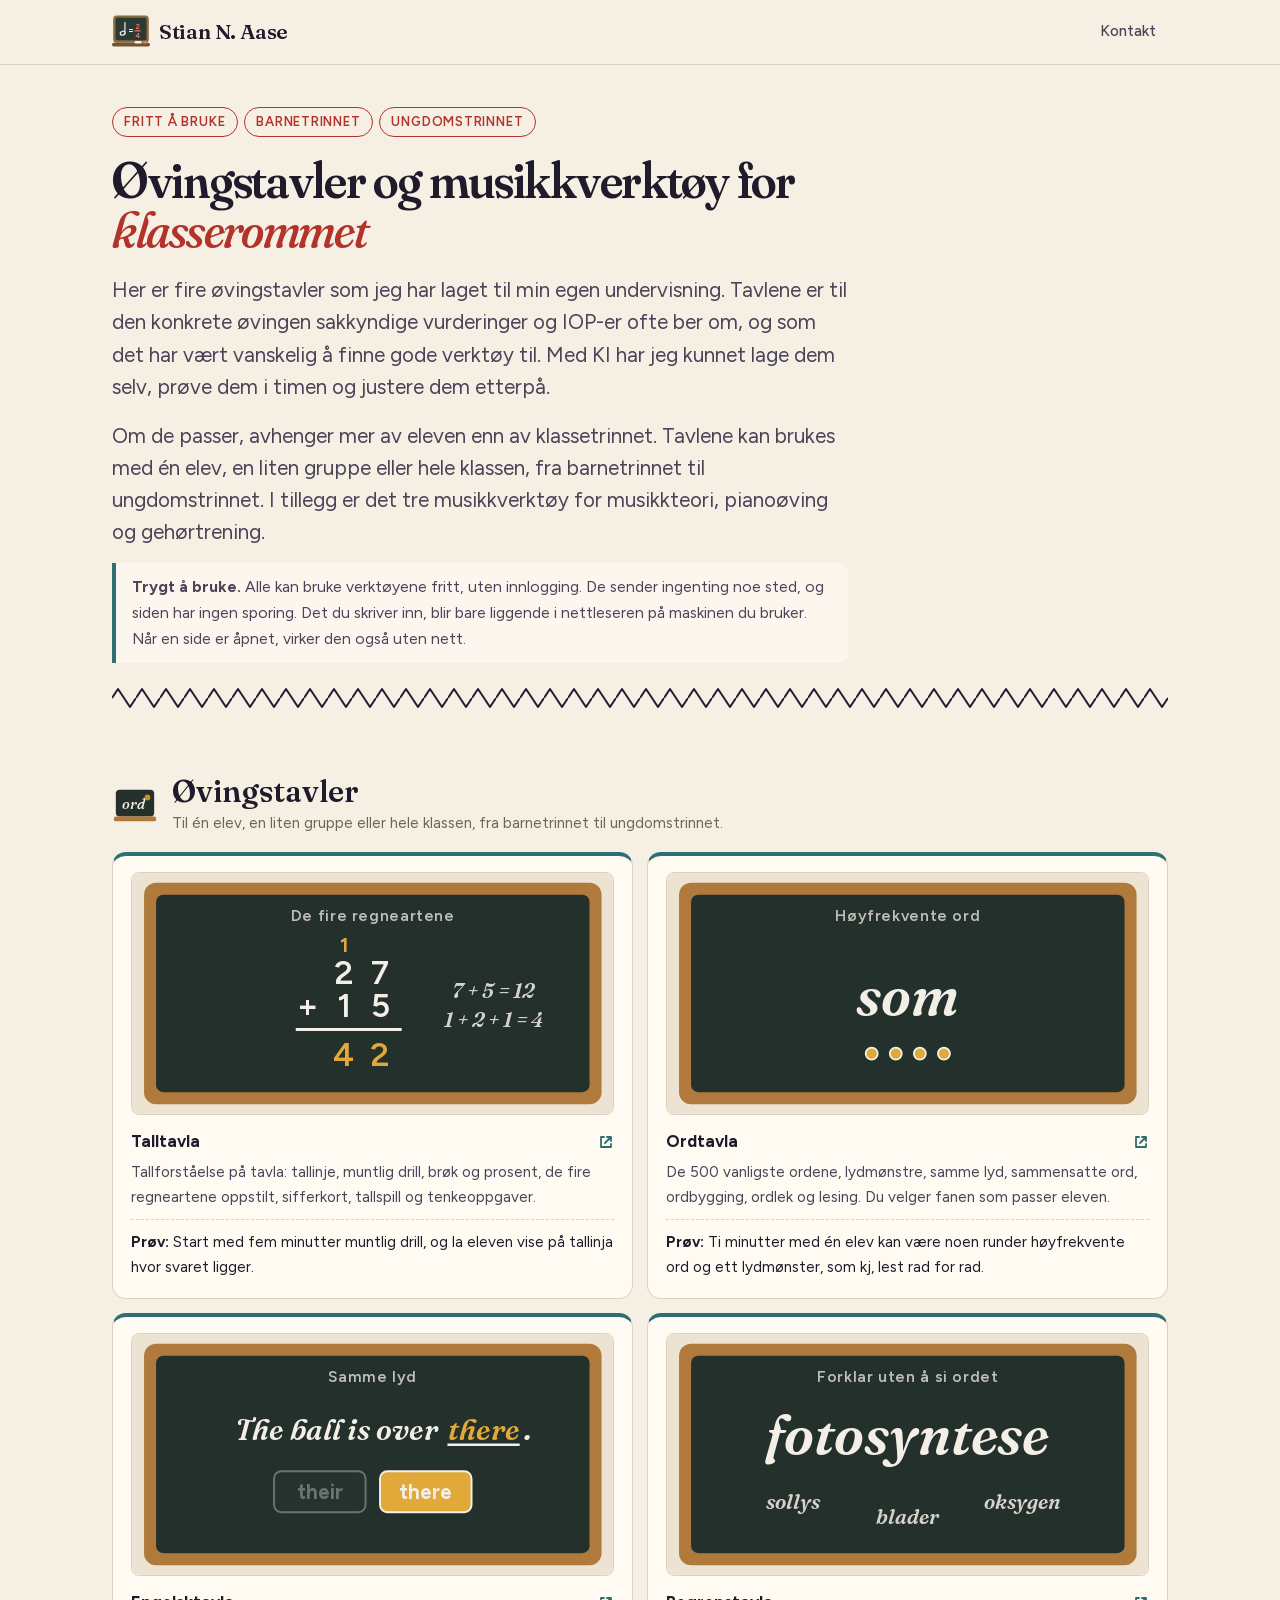
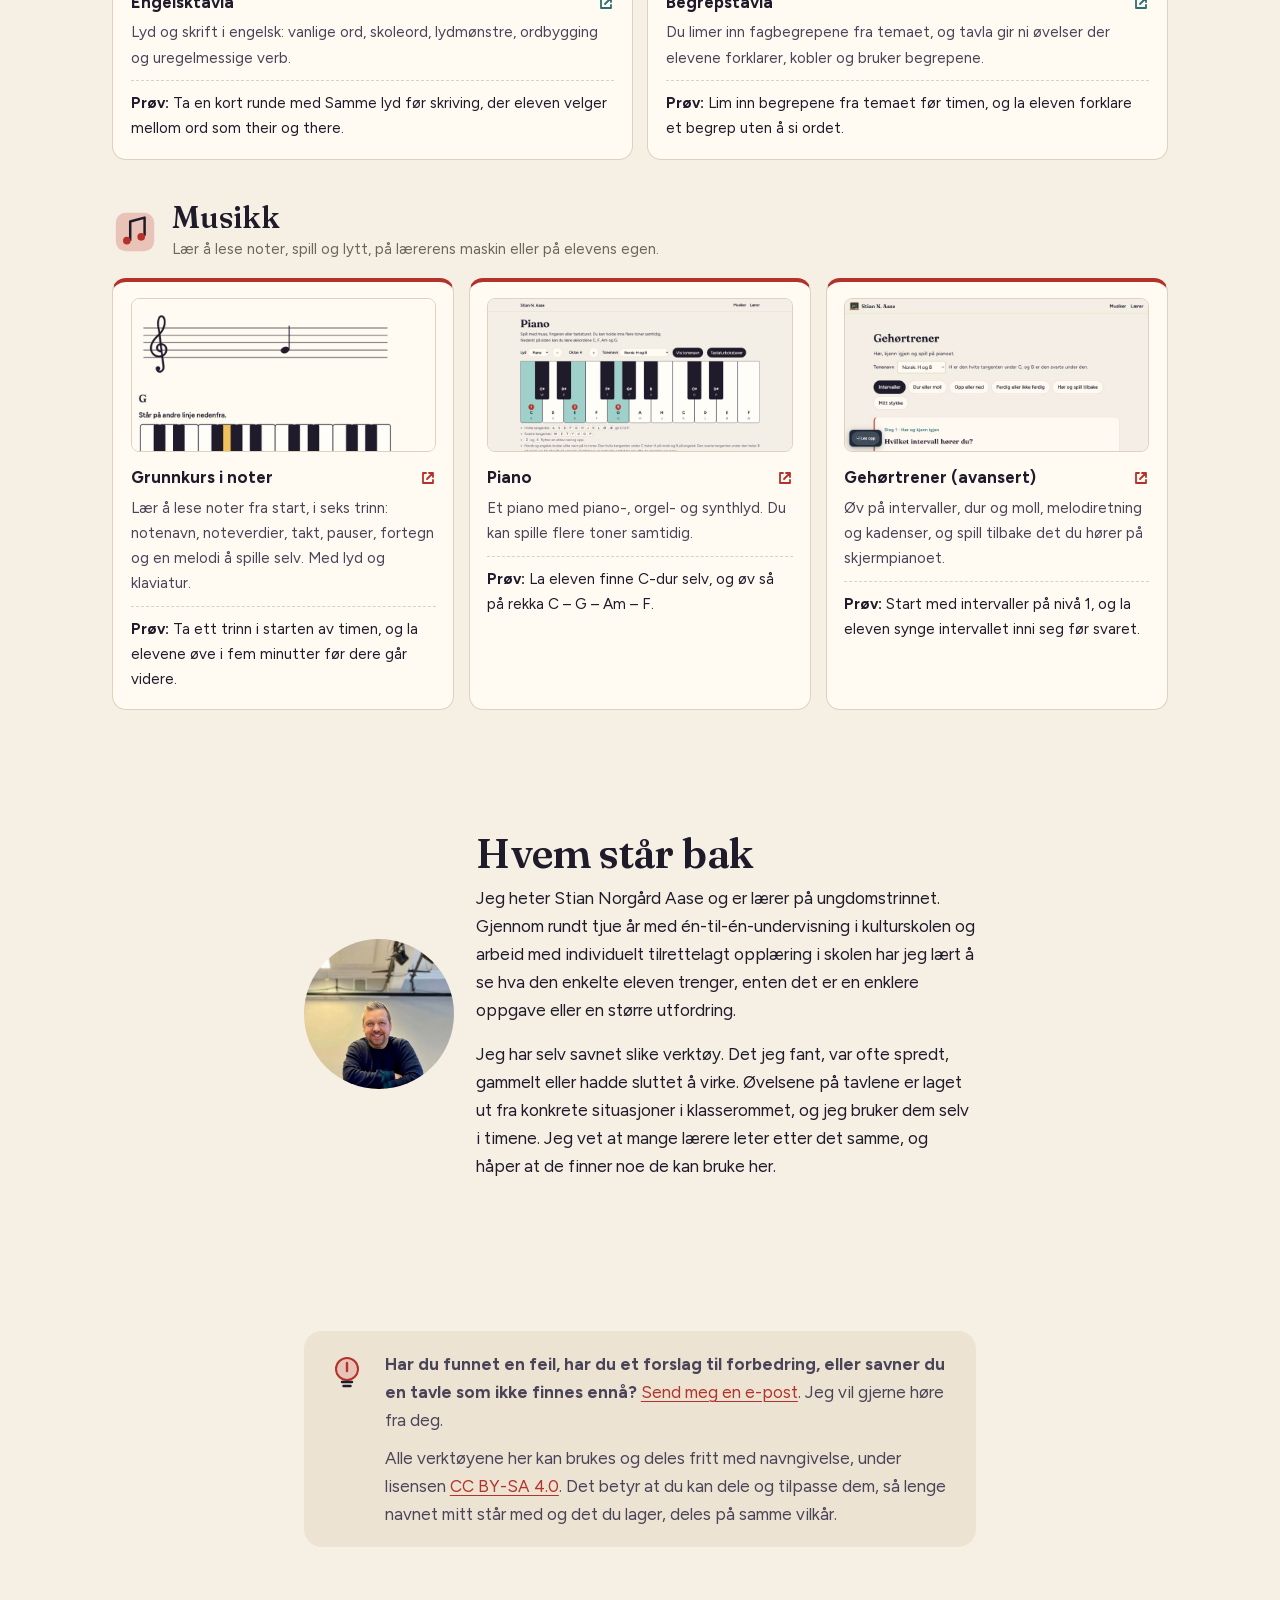
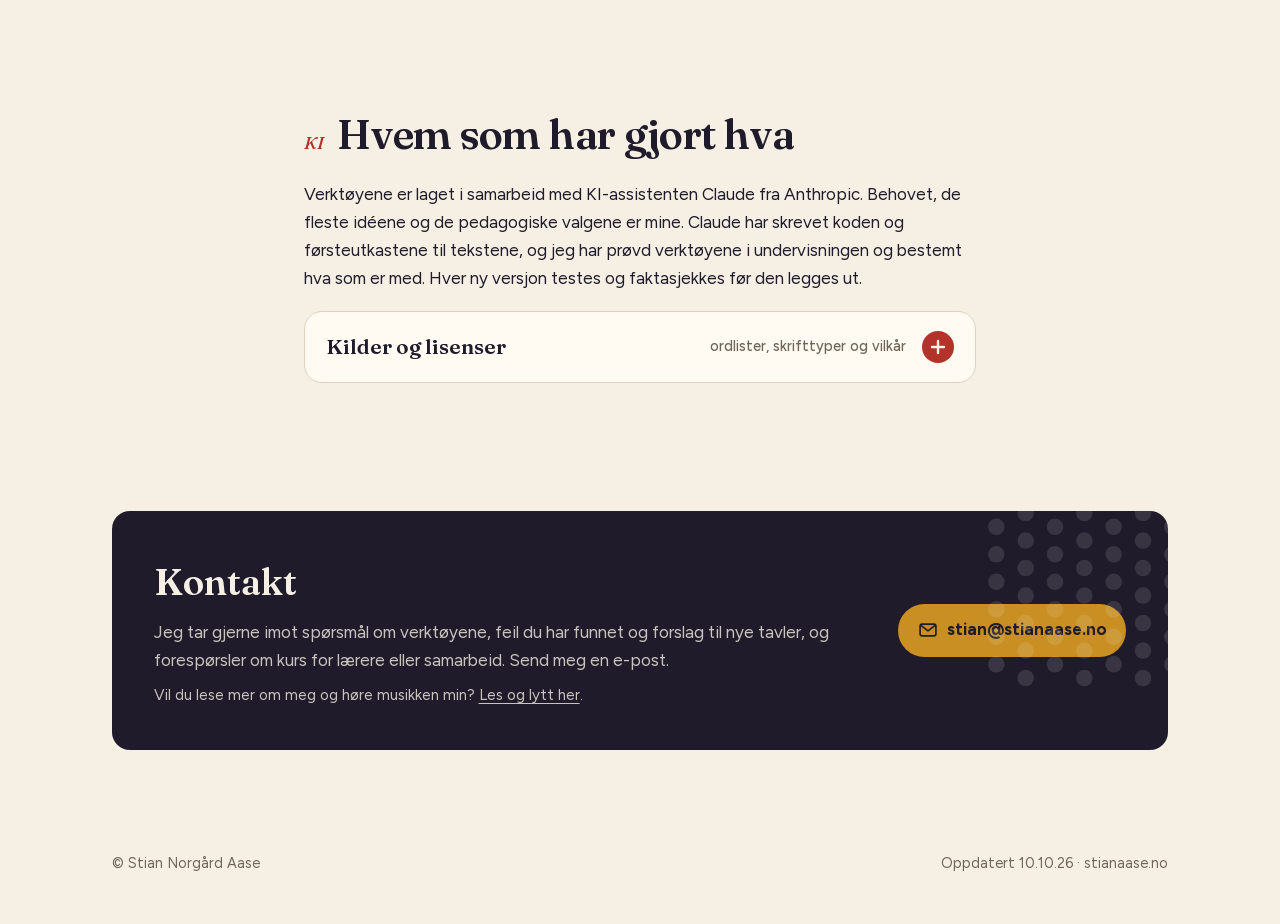
<file: index.html>
<!doctype html>
<html lang="nb">
<head>
<meta charset="utf-8">
<meta name="viewport" content="width=device-width, initial-scale=1">
<title>Øvingstavler og musikkverktøy – stianaase.no</title>
<meta name="description" content="Gratis øvingstavler for tall, lesing, engelsk og fagbegreper, og et notekurs, piano og gehørtrener til musikktimene. I nettleseren, uten innlogging, og ingenting sendes noe sted.">
<meta property="og:type" content="website">
<meta property="og:locale" content="nb_NO">
<meta property="og:site_name" content="stianaase.no">
<meta property="og:title" content="Øvingstavler og musikkverktøy for klasserommet">
<meta property="og:description" content="Gratis øvingstavler for tall, lesing, engelsk og fagbegreper, og et notekurs, piano og gehørtrener til musikktimene. I nettleseren, uten innlogging, og ingenting sendes noe sted.">
<meta property="og:url" content="https://sabajan-ki.github.io/stianaase-no/">
<meta property="og:image" content="https://sabajan-ki.github.io/stianaase-no/delingsbilde.png">
<meta property="og:image:width" content="1200">
<meta property="og:image:height" content="630">
<meta property="og:image:alt" content="Øvingstavler og musikkverktøy for klasserommet, med tegninger av to skoletavler og noter">
<meta name="twitter:card" content="summary_large_image">
<link rel="icon" href="favicon.svg" type="image/svg+xml">
<link rel="stylesheet" href="fonter/fonter.css">
<link rel="stylesheet" href="v2.css">
</head>
<body>
<svg width="0" height="0" style="position:absolute" aria-hidden="true">
  <defs>
    <pattern id="zz" width="24" height="26" patternUnits="userSpaceOnUse">
      <path d="M0 13 L6 4 L12 13 L18 22 L24 13" fill="none" stroke="currentColor" stroke-width="2" stroke-linejoin="round"/>
    </pattern>
  </defs>
  <symbol id="i-arrow" viewBox="0 0 20 20"><path d="M3 10h13M11 5l5 5-5 5" fill="none" stroke="currentColor" stroke-width="2.2" stroke-linecap="round" stroke-linejoin="round"/></symbol>
  <symbol id="i-ext" viewBox="0 0 16 16"><path d="M6 3H3v10h10v-3M9 3h4v4M13 3 7 9" fill="none" stroke="currentColor" stroke-width="1.8" stroke-linecap="round" stroke-linejoin="round"/></symbol>
  <symbol id="i-play" viewBox="0 0 16 16"><circle cx="8" cy="8" r="7" fill="none" stroke="currentColor" stroke-width="1.6"/><path d="M6.5 5.2v5.6L11 8z" fill="currentColor"/></symbol>
  <symbol id="i-mail" viewBox="0 0 24 24"><rect x="2.5" y="5" width="19" height="14" rx="2.5" fill="none" stroke="currentColor" stroke-width="2"/><path d="m3.5 6.5 8.5 6.5 8.5-6.5" fill="none" stroke="currentColor" stroke-width="2" stroke-linejoin="round"/></symbol>
  <symbol id="i-plus" viewBox="0 0 16 16"><path d="M8 2v12M2 8h12" stroke="currentColor" stroke-width="2.4" stroke-linecap="round"/></symbol>
</svg>
<header class="top"><div class="wrap"><a class="brand" href="./"><svg viewBox="0 0 32 32" role="img" aria-label="Kritt-tavle: en halvnote er lik to fjerdedeler"><rect x="1" y="2" width="30" height="23" rx="3" fill="#8a6a3e"/><rect x="3" y="4" width="26" height="19" rx="1.5" fill="#2b3a35"/><rect x="0" y="25" width="32" height="3.2" rx="1.6" fill="#6f5430"/><rect x="19" y="23.6" width="6" height="2" rx="1" fill="#f4efe6"/><rect x="26" y="23.8" width="3.6" height="1.8" rx=".9" fill="#e8806f"/><ellipse cx="9" cy="17" rx="2.1" ry="1.55" transform="rotate(-20 9 17)" fill="none" stroke="#f4efe6" stroke-width="1"/><path d="M10.9 16.7 V8" stroke="#f4efe6" stroke-width="1" stroke-linecap="round"/><text x="15.6" y="17.2" text-anchor="middle" font-family="Figtree, sans-serif" font-weight="600" font-size="8" fill="#f4efe6">=</text><text x="21.5" y="13.4" text-anchor="middle" font-family="Figtree, sans-serif" font-weight="600" font-size="6" fill="#e8806f">2</text><path d="M19 15 H24" stroke="#e8806f" stroke-width="1"/><text x="21.5" y="20.8" text-anchor="middle" font-family="Figtree, sans-serif" font-weight="600" font-size="6" fill="#e8806f">4</text></svg>Stian N. Aase</a><nav><a href="#kontakt">Kontakt</a></nav></div></header>
<main>

<div class="hero kort luft"><div class="wrap">
  <div>
    <ul class="kicker"><li>Fritt å bruke</li><li>Barnetrinnet</li><li>Ungdomstrinnet</li></ul>
    <h1>Øvingstavler og musikkverktøy for <em>klasserommet</em></h1>
    <p class="lead">Her er fire øvingstavler som jeg har laget til min egen undervisning. Tavlene er til den konkrete øvingen sakkyndige vurderinger og IOP-er ofte ber om, og som det har vært vanskelig å finne gode verktøy til. Med KI har jeg kunnet lage dem selv, prøve dem i timen og justere dem etterpå.</p><p class="lead">Om de passer, avhenger mer av eleven enn av klassetrinnet. Tavlene kan brukes med én elev, en liten gruppe eller hele klassen, fra barnetrinnet til ungdomstrinnet. I tillegg er det tre musikkverktøy for musikkteori, pianoøving og gehørtrening.</p>
    <p class="trygt"><b>Trygt å bruke.</b> Alle kan bruke verktøyene fritt, uten innlogging. De sender ingenting noe sted, og siden har ingen sporing. Det du skriver inn, blir bare liggende i nettleseren på maskinen du bruker. Når en side er åpnet, virker den også uten nett.</p>
  </div>
</div></div>
<div class="wrap"><svg class="belg" aria-hidden="true" preserveAspectRatio="none"><rect width="100%" height="26" fill="url(#zz)"/></svg></div>
<section><div class="wrap"><div class="tool-group" id="tavler"><header><svg viewBox="0 0 48 48" aria-hidden="true"><rect x="4" y="7" width="40" height="28" rx="4" class="f-board"/><rect x="2" y="35" width="44" height="5" rx="2" class="f-wood"/><text x="10" y="27" font-family="Fraunces, serif" font-size="15" font-style="italic" class="f-chalk">ord</text><circle cx="37" cy="15" r="3" class="f-gold"/></svg><div><h2>Øvingstavler</h2><p>Til én elev, en liten gruppe eller hele klassen, fra barnetrinnet til ungdomstrinnet.</p></div></header><ul class="tools "><li><a class="tool" style="--accent:#2f6f73" href="tavler/talltavla.html"><svg class="shot kortsvg" viewBox="0 0 400 200" role="img" aria-label="Talltavla med en tallinje fra 0 til 100 og spørsmålet om hvor et tall ligger"><style>.kl{font:600 13px Figtree,sans-serif;fill:#f4efe6;opacity:.75;letter-spacing:.04em}.kd{font:600 28px Figtree,sans-serif;fill:#f4efe6}.ks{font:700 16px Figtree,sans-serif;fill:#e0a93a}.kg{fill:#e0a93a}.kh{font:italic 600 17px Fraunces,Georgia,serif;fill:#f4efe6;opacity:.85}.kstor{font:italic 600 46px Fraunces,Georgia,serif;fill:#f4efe6}.kprikk{fill:#e0a93a;stroke:#f4efe6;stroke-width:1.5}.kmid{font:italic 600 24px Fraunces,Georgia,serif;fill:#f4efe6}.kgul{fill:#e0a93a}.kbrikke{fill:#2b3a35;stroke:#f4efe6;stroke-width:1.6}.kvalg{font:700 17px Figtree,sans-serif;fill:#f4efe6}.kbrikke.kebf{fill:#e0a93a}.kea{opacity:.35}@media (prefers-reduced-motion: no-preference){@keyframes kth1{0%,14.99%{opacity:0}16.50%,38.00%{opacity:1}42.00%,100%{opacity:0}}@keyframes ktm{0%,24.99%{opacity:0}26.50%,90.00%{opacity:1}94.00%,100%{opacity:0}}@keyframes kte{0%,24.99%{opacity:0}26.50%,90.00%{opacity:1}94.00%,100%{opacity:0}}@keyframes kth2{0%,41.99%{opacity:0}43.50%,62.00%{opacity:1}66.00%,100%{opacity:0}}@keyframes ktt{0%,49.99%{opacity:0}51.50%,90.00%{opacity:1}94.00%,100%{opacity:0}}.kth1{animation:kth1 10.0s linear infinite}.ktm{animation:ktm 10.0s linear infinite}.kte{animation:kte 10.0s linear infinite}.kth2{animation:kth2 10.0s linear infinite}.ktt{animation:ktt 10.0s linear infinite}}</style><rect width="400" height="200" style="fill:var(--paper-2)"/><rect x="10" y="8" width="380" height="184" rx="10" class="f-wood"/><rect x="20" y="18" width="360" height="164" rx="6" class="f-board"/><text x="200" y="40" text-anchor="middle" class="kl">De fire regneartene</text><text x="176" y="66" text-anchor="middle" class="ks ktm">1</text><text x="176" y="92" text-anchor="middle" class="kd">2</text><text x="206" y="92" text-anchor="middle" class="kd">7</text><text x="146" y="120" text-anchor="middle" class="kd">+</text><text x="176" y="120" text-anchor="middle" class="kd">1</text><text x="206" y="120" text-anchor="middle" class="kd">5</text><path d="M136 130 H224" stroke="#f4efe6" stroke-width="2.4"/><text x="206" y="160" text-anchor="middle" class="kd kg kte">2</text><text x="176" y="160" text-anchor="middle" class="kd kg ktt">4</text><text x="300" y="104" text-anchor="middle" class="kh kth1">7 + 5 = 12</text><text x="300" y="128" text-anchor="middle" class="kh kth2">1 + 2 + 1 = 4</text></svg><span class="name">Talltavla<svg><use href="#i-ext"/></svg></span><div class="meta">Tallforståelse på tavla: tallinje, muntlig drill, brøk og prosent, de fire regneartene oppstilt, sifferkort, tallspill og tenkeoppgaver.</div><div class="ide"><b>Prøv:</b> Start med fem minutter muntlig drill, og la eleven vise på tallinja hvor svaret ligger.</div></a></li><li><a class="tool" style="--accent:#2f6f73" href="tavler/ordtavla.html"><svg class="shot kortsvg" viewBox="0 0 400 200" role="img" aria-label="Ordtavla med ord der kj-lyden er markert: kjøtt, kjede, kjøkken og flere"><style>.kl{font:600 13px Figtree,sans-serif;fill:#f4efe6;opacity:.75;letter-spacing:.04em}.kd{font:600 28px Figtree,sans-serif;fill:#f4efe6}.ks{font:700 16px Figtree,sans-serif;fill:#e0a93a}.kg{fill:#e0a93a}.kh{font:italic 600 17px Fraunces,Georgia,serif;fill:#f4efe6;opacity:.85}.kstor{font:italic 600 46px Fraunces,Georgia,serif;fill:#f4efe6}.kprikk{fill:#e0a93a;stroke:#f4efe6;stroke-width:1.5}.kmid{font:italic 600 24px Fraunces,Georgia,serif;fill:#f4efe6}.kgul{fill:#e0a93a}.kbrikke{fill:#2b3a35;stroke:#f4efe6;stroke-width:1.6}.kvalg{font:700 17px Figtree,sans-serif;fill:#f4efe6}.kbrikke.kebf{fill:#e0a93a}.kea{opacity:.35}.ko0{opacity:0}.ko1{opacity:0}.ko2{opacity:0}@media (prefers-reduced-motion: no-preference){@keyframes ko0{0%,4.0%{opacity:0}6.0%,23.0%{opacity:1}25.0%,100%{opacity:0}}@keyframes kop0{0%,4.0%{fill:transparent}6.0%,96%{fill:#e0a93a}100%{fill:transparent}}@keyframes ko1{0%,26.0%{opacity:0}28.0%,45.0%{opacity:1}47.0%,100%{opacity:0}}@keyframes kop1{0%,26.0%{fill:transparent}28.0%,96%{fill:#e0a93a}100%{fill:transparent}}@keyframes ko2{0%,48.0%{opacity:0}50.0%,67.0%{opacity:1}69.0%,100%{opacity:0}}@keyframes kop2{0%,48.0%{fill:transparent}50.0%,96%{fill:#e0a93a}100%{fill:transparent}}@keyframes ko3{0%,70.0%{opacity:0}72.0%,89.0%{opacity:1}91.0%,100%{opacity:0}}@keyframes kop3{0%,70.0%{fill:transparent}72.0%,96%{fill:#e0a93a}100%{fill:transparent}}.ko0{animation:ko0 10.0s linear infinite}.kop0{animation:kop0 10.0s linear infinite}.ko1{animation:ko1 10.0s linear infinite}.kop1{animation:kop1 10.0s linear infinite}.ko2{animation:ko2 10.0s linear infinite}.kop2{animation:kop2 10.0s linear infinite}.ko3{animation:ko3 10.0s linear infinite}.kop3{animation:kop3 10.0s linear infinite}}</style><rect width="400" height="200" style="fill:var(--paper-2)"/><rect x="10" y="8" width="380" height="184" rx="10" class="f-wood"/><rect x="20" y="18" width="360" height="164" rx="6" class="f-board"/><text x="200" y="40" text-anchor="middle" class="kl">Høyfrekvente ord</text><text x="200" y="118" text-anchor="middle" class="kstor ko0">og</text><circle cx="170" cy="150" r="5" class="kprikk kop0"/><text x="200" y="118" text-anchor="middle" class="kstor ko1">det</text><circle cx="190" cy="150" r="5" class="kprikk kop1"/><text x="200" y="118" text-anchor="middle" class="kstor ko2">ikke</text><circle cx="210" cy="150" r="5" class="kprikk kop2"/><text x="200" y="118" text-anchor="middle" class="kstor ko3">som</text><circle cx="230" cy="150" r="5" class="kprikk kop3"/></svg><span class="name">Ordtavla<svg><use href="#i-ext"/></svg></span><div class="meta">De 500 vanligste ordene, lydmønstre, samme lyd, sammensatte ord, ordbygging, ordlek og lesing. Du velger fanen som passer eleven.</div><div class="ide"><b>Prøv:</b> Ti minutter med én elev kan være noen runder høyfrekvente ord og ett lydmønster, som kj, lest rad for rad.</div></a></li><li><a class="tool" style="--accent:#2f6f73" href="tavler/engelsktavla.html"><svg class="shot kortsvg" viewBox="0 0 400 200" role="img" aria-label="Engelsktavla med setningen «The ball is over ___.» og valgene their og there"><style>.kl{font:600 13px Figtree,sans-serif;fill:#f4efe6;opacity:.75;letter-spacing:.04em}.kd{font:600 28px Figtree,sans-serif;fill:#f4efe6}.ks{font:700 16px Figtree,sans-serif;fill:#e0a93a}.kg{fill:#e0a93a}.kh{font:italic 600 17px Fraunces,Georgia,serif;fill:#f4efe6;opacity:.85}.kstor{font:italic 600 46px Fraunces,Georgia,serif;fill:#f4efe6}.kprikk{fill:#e0a93a;stroke:#f4efe6;stroke-width:1.5}.kmid{font:italic 600 24px Fraunces,Georgia,serif;fill:#f4efe6}.kgul{fill:#e0a93a}.kbrikke{fill:#2b3a35;stroke:#f4efe6;stroke-width:1.6}.kvalg{font:700 17px Figtree,sans-serif;fill:#f4efe6}.kbrikke.kebf{fill:#e0a93a}.kea{opacity:.35}@media (prefers-reduced-motion: no-preference){@keyframes kesvar{0%,51.99%{opacity:0}53.50%,90.00%{opacity:1}94.00%,100%{opacity:0}}@keyframes kebf{0%,40%{fill:#2b3a35}42%,94%{fill:#e0a93a}100%{fill:#2b3a35}}@keyframes kea{0%,44%{opacity:1}48%,94%{opacity:.35}100%{opacity:1}}.kesvar{animation:kesvar 10.0s linear infinite}.kebf{animation:kebf 10.0s linear infinite}.kea{animation:kea 10.0s linear infinite}}</style><rect width="400" height="200" style="fill:var(--paper-2)"/><rect x="10" y="8" width="380" height="184" rx="10" class="f-wood"/><rect x="20" y="18" width="360" height="164" rx="6" class="f-board"/><text x="200" y="40" text-anchor="middle" class="kl">Samme lyd</text><text x="254" y="88" text-anchor="end" class="kmid">The ball is over</text><text x="326" y="88" text-anchor="start" class="kmid">.</text><path d="M262 92 H322" stroke="#f4efe6" stroke-width="2" class="kestrek"/><text x="292" y="88" text-anchor="middle" class="kmid kgul kesvar">there</text><g class="kea"><rect x="118" y="114" width="76" height="34" rx="6" class="kbrikke"/><text x="156" y="137" text-anchor="middle" class="kvalg">their</text></g><g class="keb"><rect x="206" y="114" width="76" height="34" rx="6" class="kbrikke kebf"/><text x="244" y="137" text-anchor="middle" class="kvalg">there</text></g></svg><span class="name">Engelsktavla<svg><use href="#i-ext"/></svg></span><div class="meta">Lyd og skrift i engelsk: vanlige ord, skoleord, lydmønstre, ordbygging og uregelmessige verb.</div><div class="ide"><b>Prøv:</b> Ta en kort runde med Samme lyd før skriving, der eleven velger mellom ord som their og there.</div></a></li><li><a class="tool" style="--accent:#2f6f73" href="tavler/begrepstavla.html"><svg class="shot kortsvg" viewBox="0 0 400 200" role="img" aria-label="Begrepstavla med begrepet «fotosyntese» stort på tavla og hint rundt"><style>.kl{font:600 13px Figtree,sans-serif;fill:#f4efe6;opacity:.75;letter-spacing:.04em}.kd{font:600 28px Figtree,sans-serif;fill:#f4efe6}.ks{font:700 16px Figtree,sans-serif;fill:#e0a93a}.kg{fill:#e0a93a}.kh{font:italic 600 17px Fraunces,Georgia,serif;fill:#f4efe6;opacity:.85}.kstor{font:italic 600 46px Fraunces,Georgia,serif;fill:#f4efe6}.kprikk{fill:#e0a93a;stroke:#f4efe6;stroke-width:1.5}.kmid{font:italic 600 24px Fraunces,Georgia,serif;fill:#f4efe6}.kgul{fill:#e0a93a}.kbrikke{fill:#2b3a35;stroke:#f4efe6;stroke-width:1.6}.kvalg{font:700 17px Figtree,sans-serif;fill:#f4efe6}.kbrikke.kebf{fill:#e0a93a}.kea{opacity:.35}@media (prefers-reduced-motion: no-preference){@keyframes kb1{0%,19.99%{opacity:0}21.50%,90.00%{opacity:1}94.00%,100%{opacity:0}}@keyframes kb2{0%,37.99%{opacity:0}39.50%,90.00%{opacity:1}94.00%,100%{opacity:0}}@keyframes kb3{0%,55.99%{opacity:0}57.50%,90.00%{opacity:1}94.00%,100%{opacity:0}}.kb1{animation:kb1 10.0s linear infinite}.kb2{animation:kb2 10.0s linear infinite}.kb3{animation:kb3 10.0s linear infinite}}</style><rect width="400" height="200" style="fill:var(--paper-2)"/><rect x="10" y="8" width="380" height="184" rx="10" class="f-wood"/><rect x="20" y="18" width="360" height="164" rx="6" class="f-board"/><text x="200" y="40" text-anchor="middle" class="kl">Forklar uten å si ordet</text><text x="200" y="100" text-anchor="middle" class="kstor">fotosyntese</text><text x="105" y="145" text-anchor="middle" class="kh kb1">sollys</text><text x="200" y="158" text-anchor="middle" class="kh kb2">blader</text><text x="295" y="145" text-anchor="middle" class="kh kb3">oksygen</text></svg><span class="name">Begrepstavla<svg><use href="#i-ext"/></svg></span><div class="meta">Du limer inn fagbegrepene fra temaet, og tavla gir ni øvelser der elevene forklarer, kobler og bruker begrepene.</div><div class="ide"><b>Prøv:</b> Lim inn begrepene fra temaet før timen, og la eleven forklare et begrep uten å si ordet.</div></a></li></ul></div><div class="tool-group" id="musikk"><header><svg viewBox="0 0 48 48" aria-hidden="true"><rect x="4" y="4" width="40" height="40" rx="10" class="f-redsoft"/><path d="M19 33 V13 l15 -4 v19" fill="none" class="s-ink" stroke-width="2.6" stroke-linejoin="round"/><circle cx="15.5" cy="33" r="4" class="f-red"/><circle cx="30.5" cy="29" r="4" class="f-red"/></svg><div><h2>Musikk</h2><p>Lær å lese noter, spill og lytt, på lærerens maskin eller på elevens egen.</p></div></header><ul class="tools three"><li><a class="tool" style="--accent:#b3322a" href="musikk/notekurs.html"><img class="shot" src="musikk/bilder/notekurs.jpg" alt="Grunnkurs i noter med notesystem, G-nøkkel og klaviatur" width="800" height="400" loading="lazy"><span class="name">Grunnkurs i noter<svg><use href="#i-ext"/></svg></span><div class="meta">Lær å lese noter fra start, i seks trinn: notenavn, noteverdier, takt, pauser, fortegn og en melodi å spille selv. Med lyd og klaviatur.</div><div class="ide"><b>Prøv:</b> Ta ett trinn i starten av timen, og la elevene øve i fem minutter før dere går videre.</div></a></li><li><a class="tool" style="--accent:#b3322a" href="musikk/piano.html"><img class="shot" src="musikk/bilder/piano.jpg" alt="Pianoet med C-dur merket på tangentene og fingersetting 1, 3 og 5" width="800" height="400" loading="lazy"><span class="name">Piano<svg><use href="#i-ext"/></svg></span><div class="meta">Et piano med piano-, orgel- og synthlyd. Du kan spille flere toner samtidig.</div><div class="ide"><b>Prøv:</b> La eleven finne C-dur selv, og øv så på rekka C – G – Am – F.</div></a></li><li><a class="tool" style="--accent:#b3322a" href="musikk/gehortrener.html"><img class="shot" src="musikk/bilder/gehortrener.jpg" alt="Gehørtreneren med fanene Intervaller, Dur eller moll og flere" width="800" height="400" loading="lazy"><span class="name">Gehørtrener (avansert)<svg><use href="#i-ext"/></svg></span><div class="meta">Øv på intervaller, dur og moll, melodiretning og kadenser, og spill tilbake det du hører på skjermpianoet.</div><div class="ide"><b>Prøv:</b> Start med intervaller på nivå 1, og la eleven synge intervallet inni seg før svaret.</div></a></li></ul></div></div></section>
<section class="bak"><div class="wrap narrow bak-grid">
  <img src="portrett.jpg" alt="Stian Norgård Aase" width="492" height="479">
  <div>
    <h2 class="sec">Hvem står bak</h2>
    <p>Jeg heter Stian Norgård Aase og er lærer på ungdomstrinnet. Gjennom rundt tjue år med én-til-én-undervisning i kulturskolen og arbeid med individuelt tilrettelagt opplæring i skolen har jeg lært å se hva den enkelte eleven trenger, enten det er en enklere oppgave eller en større utfordring.</p>
    <p>Jeg har selv savnet slike verktøy. Det jeg fant, var ofte spredt, gammelt eller hadde sluttet å virke. Øvelsene på tavlene er laget ut fra konkrete situasjoner i klasserommet, og jeg bruker dem selv i timene. Jeg vet at mange lærere leter etter det samme, og håper at de finner noe de kan bruke her.</p>
  </div>
</div></section>
<section class="ideer"><div class="wrap narrow"><div class="callout">
  <svg viewBox="0 0 44 44" aria-hidden="true"><circle cx="22" cy="19" r="11" class="f-redsoft s-red" stroke-width="2"/><path d="M17 32 h10 M18.5 36 h7" class="s-ink" stroke-width="2.4" stroke-linecap="round"/><path d="M22 13 v8" class="s-red" stroke-width="2.4" stroke-linecap="round"/></svg>
  <div><p><b>Har du funnet en feil, har du et forslag til forbedring, eller savner du en tavle som ikke finnes ennå?</b> <a href="mailto:stian@stianaase.no">Send meg en e-post</a>. Jeg vil gjerne høre fra deg.</p>
  <p>Alle verktøyene her kan brukes og deles fritt med navngivelse, under lisensen <a href="https://creativecommons.org/licenses/by-sa/4.0/deed.no">CC BY-SA 4.0</a>. Det betyr at du kan dele og tilpasse dem, så lenge navnet mitt står med og det du lager, deles på samme vilkår.</p></div>
</div></div></section>
<section class="kilder"><div class="wrap narrow"><div class="sec-head"><span class="num">KI</span><h2 class="sec">Hvem som har gjort hva</h2></div><p>Verktøyene er laget i samarbeid med KI-assistenten Claude fra Anthropic. Behovet, de fleste idéene og de pedagogiske valgene er mine. Claude har skrevet koden og førsteutkastene til tekstene, og jeg har prøvd verktøyene i undervisningen og bestemt hva som er med. Hver ny versjon testes og faktasjekkes før den legges ut.</p>
  <details class="historikk kildefelt">
    <summary>Kilder og lisenser <span class="hint">ordlister, skrifttyper og vilkår</span><span class="pm"><svg><use href="#i-plus"/></svg></span></summary>
    <div class="body"><ul class="kildeliste">
  <li><b>Talltavla</b> bruker ingen hentede lister. Oppgavene, tallene og forklaringene er laget for tavla, og svarene er regnet etter i automatiske tester.</li>
  <li><b>Ordtavla</b>: «Høyfrekvente ord» bygger på to frekvenslister: <a href="https://hdl.handle.net/11509/157">«Frekvensordliste (bokmål) fra ord i norsk avisspråk»</a> av CLARINO Bergen senter og Gunn Inger Lyse Samdal (Universitetet i Bergen, 2025, lisens <a href="https://creativecommons.org/licenses/by/3.0/deed.no">CC BY 3.0</a>), og den norske lista i <a href="https://github.com/hermitdave/FrequencyWords">FrequencyWords</a> av hermitdave, som bygger på filmundertekster fra OpenSubtitles (lisens <a href="https://creativecommons.org/licenses/by-sa/4.0/deed.no">CC BY-SA 4.0</a>). Lista er bearbeidet og kan brukes videre på vilkårene i CC BY-SA 4.0. Ordparene i «Samme lyd» er funnet i de samme frekvenslistene, og øvelsestypene bygger blant annet på Kristin Røeds hefte «Litt om lese- og skriveopplæring» (2020), brukt som metode. Ordene i de andre fanene, setningene og tekstene er skrevet for tavla.</li>
  <li><b>Engelsktavla</b>: «Høyfrekvente ord» er de 300 vanligste ordformene i <a href="https://github.com/rspeer/wordfreq">wordfreq</a> av Robyn Speer (lisens CC BY-SA 4.0), bearbeidet. Ordene i de andre fanene er valgt for tavla og står ikke i noen bestemt kartleggingsprøve eller læreverk.</li>
  <li><b>Begrepstavla</b> har ingen ferdige ord. Du limer inn begrepene selv.</li>
  <li><b>Grunnkurs i noter</b>, <b>Piano</b> og <b>Gehørtrener</b> lager lyden i nettleseren og bruker ingen lydfiler. Gehørtreneren lagrer det du skriver i «Mitt stykke» bare i nettleseren på maskinen du bruker.</li>
  <li><b>Grunnkurs i noter</b>: melodiene er folketonen «Blomster små» og begynnelsen av «Ode til gleden» av Ludwig van Beethoven. Begge er fri for opphavsrett, og notene er skrevet av for kurset.</li>
  <li>Skrifttypene Libre Franklin og Oswald har lisensen SIL Open Font License og ligger inne i filene, så verktøyene henter ingenting fra nettet.</li>
</ul>
<p>Kildene står også under «Til læreren» i hver tavle.</p></div>
  </details>
</div></section>
<section id="kontakt"><div class="wrap"><div class="contact"><svg class="dots" viewBox="0 0 120 120" aria-hidden="true"><circle cx="10.0" cy="10.0" r="4.5" class="f-paper"/><circle cx="10.0" cy="25.0" r="4.5" class="f-paper"/><circle cx="10.0" cy="40.0" r="4.5" class="f-paper"/><circle cx="10.0" cy="55.0" r="4.5" class="f-paper"/><circle cx="10.0" cy="70.0" r="4.5" class="f-paper"/><circle cx="10.0" cy="85.0" r="4.5" class="f-paper"/><circle cx="10.0" cy="100.0" r="4.5" class="f-paper"/><circle cx="26.0" cy="17.5" r="4.5" class="f-paper"/><circle cx="26.0" cy="32.5" r="4.5" class="f-paper"/><circle cx="26.0" cy="47.5" r="4.5" class="f-paper"/><circle cx="26.0" cy="62.5" r="4.5" class="f-paper"/><circle cx="26.0" cy="77.5" r="4.5" class="f-paper"/><circle cx="26.0" cy="92.5" r="4.5" class="f-paper"/><circle cx="26.0" cy="107.5" r="4.5" class="f-paper"/><circle cx="42.0" cy="10.0" r="4.5" class="f-paper"/><circle cx="42.0" cy="25.0" r="4.5" class="f-paper"/><circle cx="42.0" cy="40.0" r="4.5" class="f-paper"/><circle cx="42.0" cy="55.0" r="4.5" class="f-paper"/><circle cx="42.0" cy="70.0" r="4.5" class="f-paper"/><circle cx="42.0" cy="85.0" r="4.5" class="f-paper"/><circle cx="42.0" cy="100.0" r="4.5" class="f-paper"/><circle cx="58.0" cy="17.5" r="4.5" class="f-paper"/><circle cx="58.0" cy="32.5" r="4.5" class="f-paper"/><circle cx="58.0" cy="47.5" r="4.5" class="f-paper"/><circle cx="58.0" cy="62.5" r="4.5" class="f-paper"/><circle cx="58.0" cy="77.5" r="4.5" class="f-paper"/><circle cx="58.0" cy="92.5" r="4.5" class="f-paper"/><circle cx="58.0" cy="107.5" r="4.5" class="f-paper"/><circle cx="74.0" cy="10.0" r="4.5" class="f-paper"/><circle cx="74.0" cy="25.0" r="4.5" class="f-paper"/><circle cx="74.0" cy="40.0" r="4.5" class="f-paper"/><circle cx="74.0" cy="55.0" r="4.5" class="f-paper"/><circle cx="74.0" cy="70.0" r="4.5" class="f-paper"/><circle cx="74.0" cy="85.0" r="4.5" class="f-paper"/><circle cx="74.0" cy="100.0" r="4.5" class="f-paper"/><circle cx="90.0" cy="17.5" r="4.5" class="f-paper"/><circle cx="90.0" cy="32.5" r="4.5" class="f-paper"/><circle cx="90.0" cy="47.5" r="4.5" class="f-paper"/><circle cx="90.0" cy="62.5" r="4.5" class="f-paper"/><circle cx="90.0" cy="77.5" r="4.5" class="f-paper"/><circle cx="90.0" cy="92.5" r="4.5" class="f-paper"/><circle cx="90.0" cy="107.5" r="4.5" class="f-paper"/><circle cx="106.0" cy="10.0" r="4.5" class="f-paper"/><circle cx="106.0" cy="25.0" r="4.5" class="f-paper"/><circle cx="106.0" cy="40.0" r="4.5" class="f-paper"/><circle cx="106.0" cy="55.0" r="4.5" class="f-paper"/><circle cx="106.0" cy="70.0" r="4.5" class="f-paper"/><circle cx="106.0" cy="85.0" r="4.5" class="f-paper"/><circle cx="106.0" cy="100.0" r="4.5" class="f-paper"/></svg><div><h2>Kontakt</h2><p>Jeg tar gjerne imot spørsmål om verktøyene, feil du har funnet og forslag til nye tavler, og forespørsler om kurs for lærere eller samarbeid. Send meg en e-post.</p><p class="mer">Vil du lese mer om meg og høre musikken min? <a href="musikk/">Les og lytt her</a>.</p></div><a class="mail" href="mailto:stian@stianaase.no"><svg><use href="#i-mail"/></svg>stian@stianaase.no</a></div></div></section>
</main>
<footer class="foot"><div class="wrap"><span>© Stian Norgård Aase</span><span>Oppdatert 10.10.26 · stianaase.no</span></div></footer>
<script src="bajan.js" defer></script>
</body>
</html>
</file>
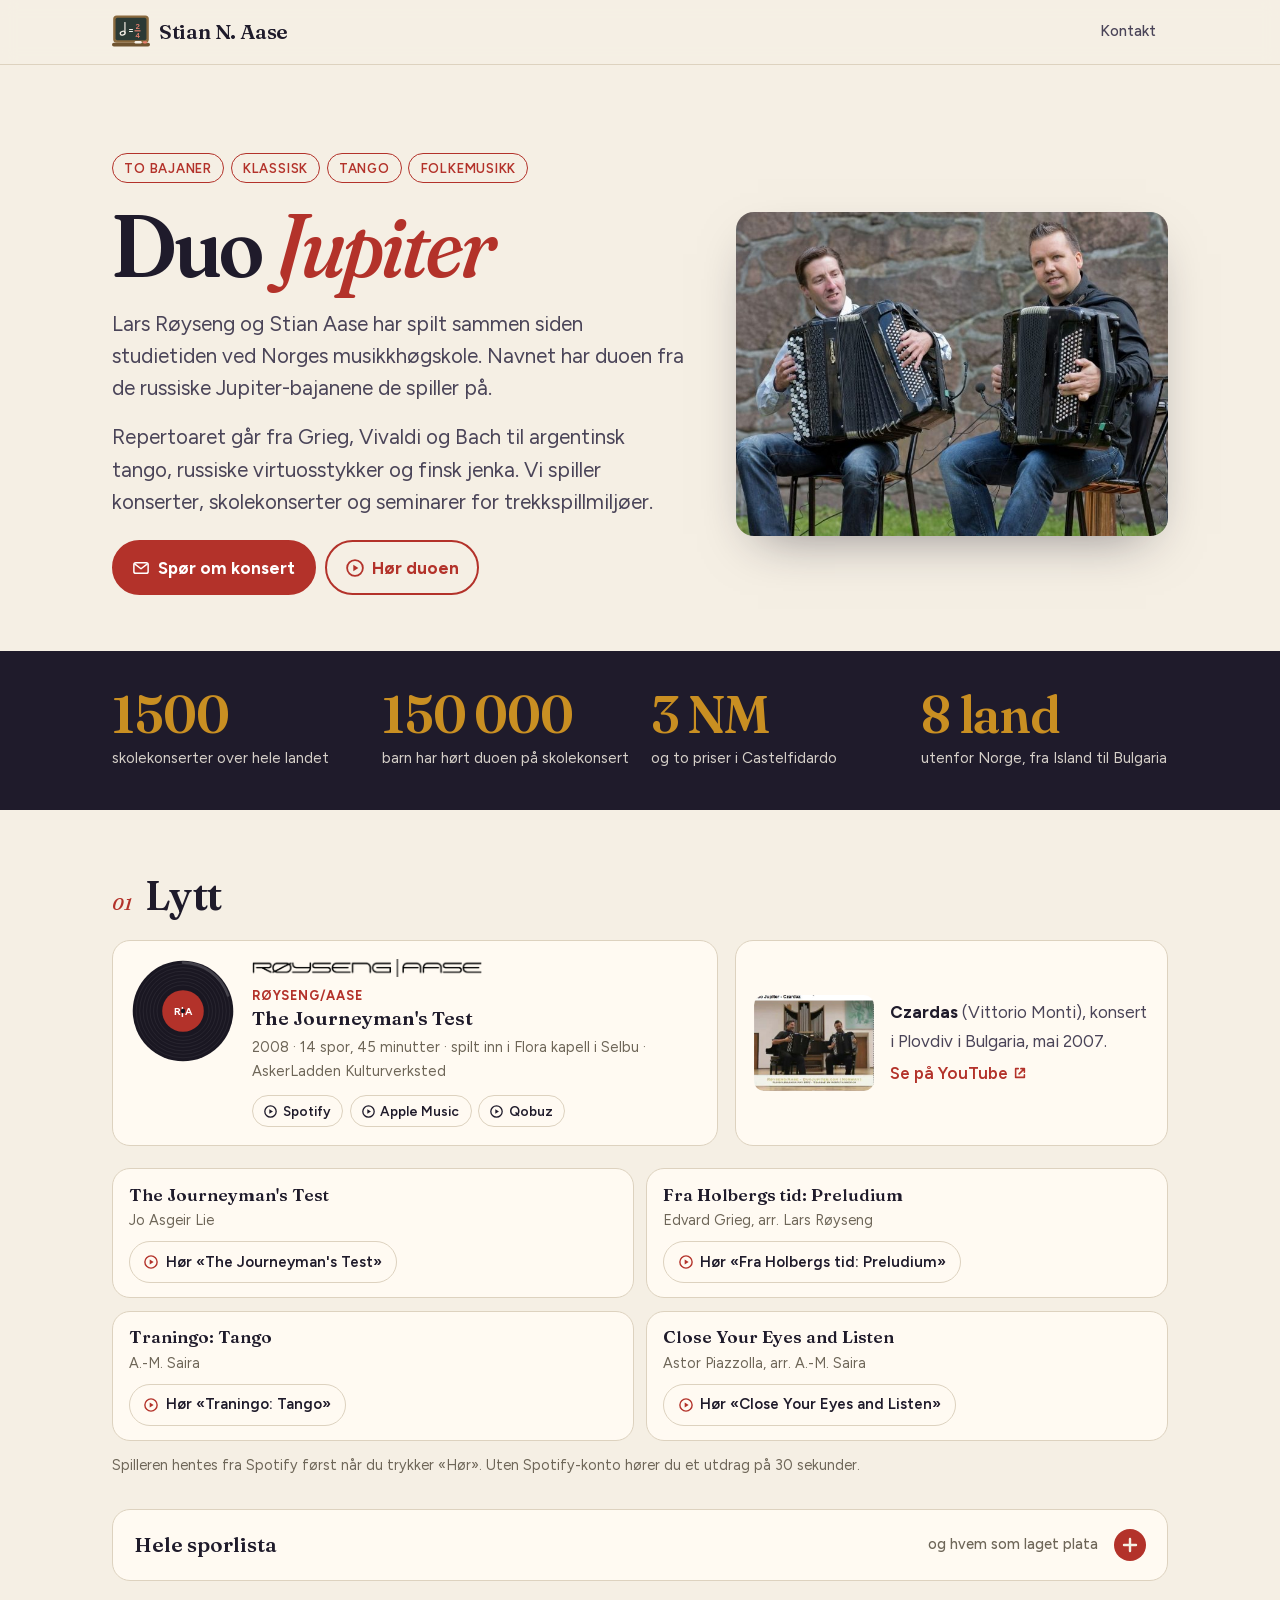
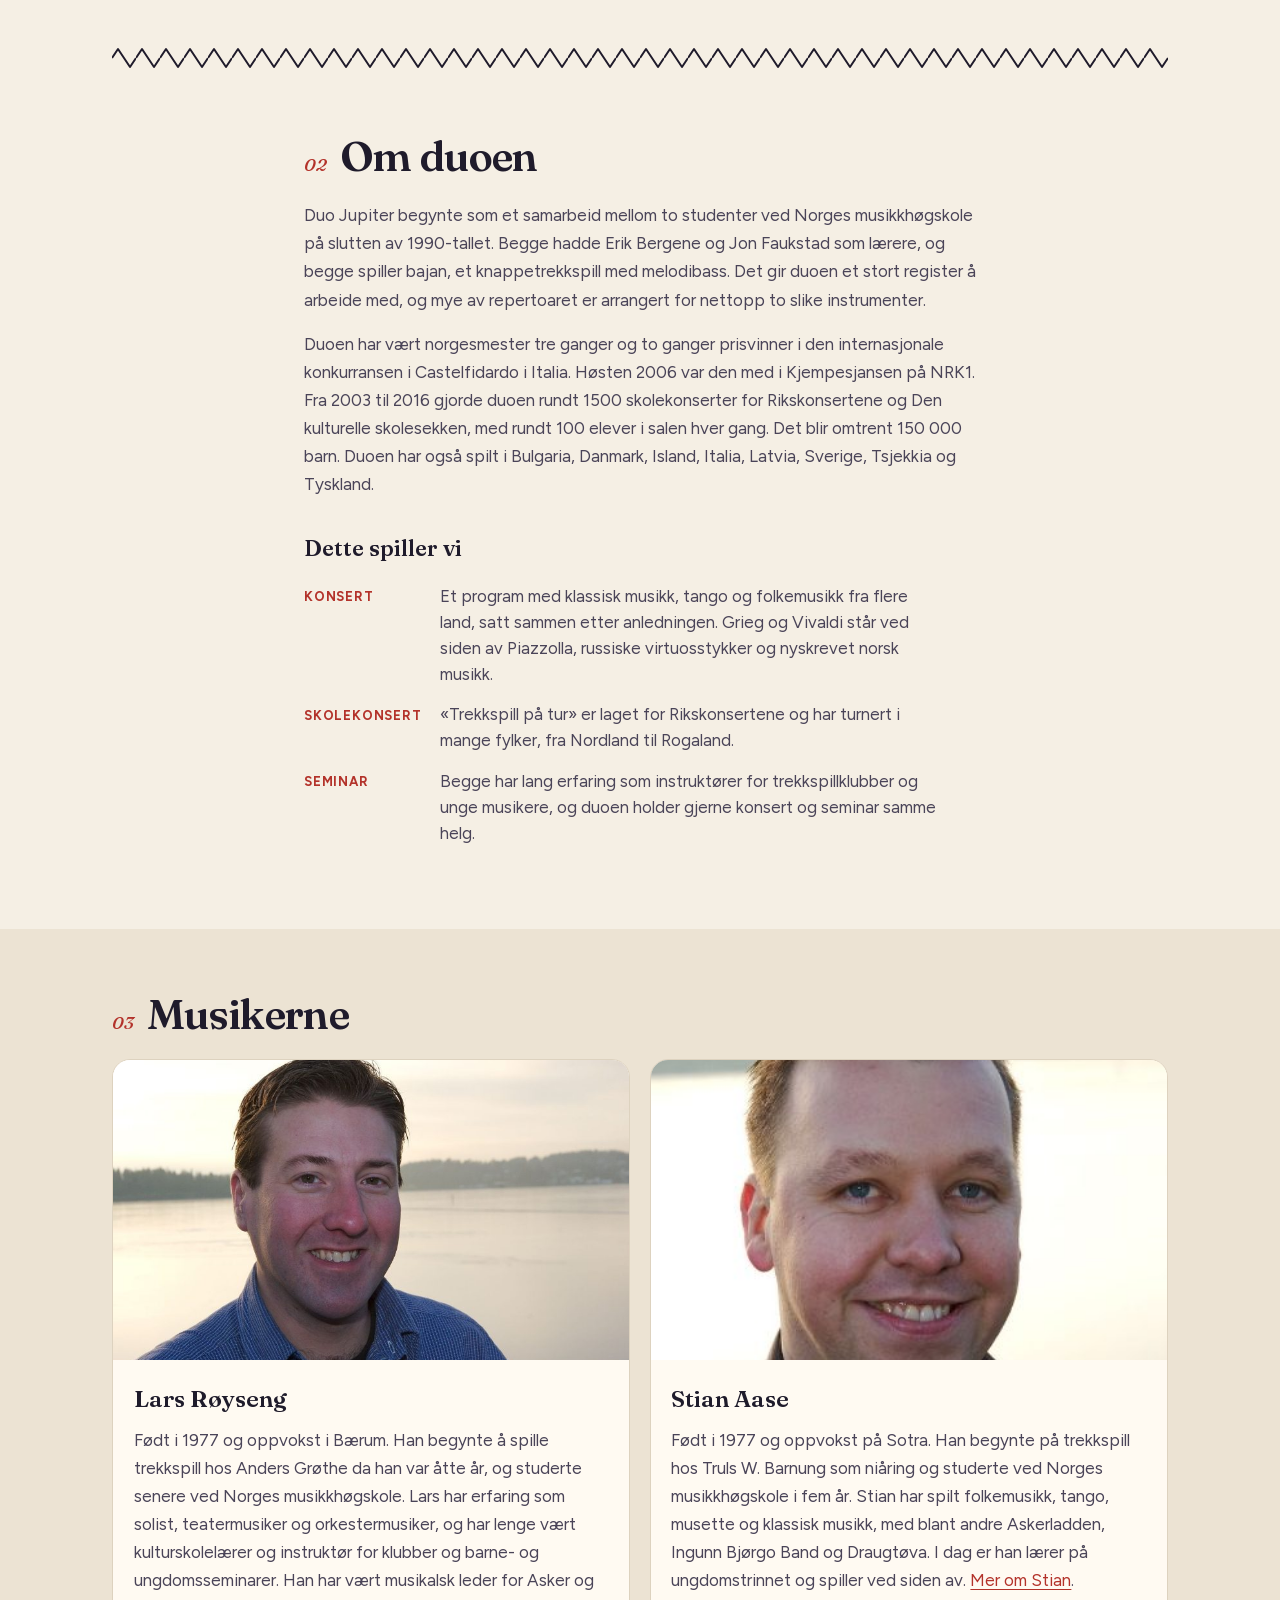
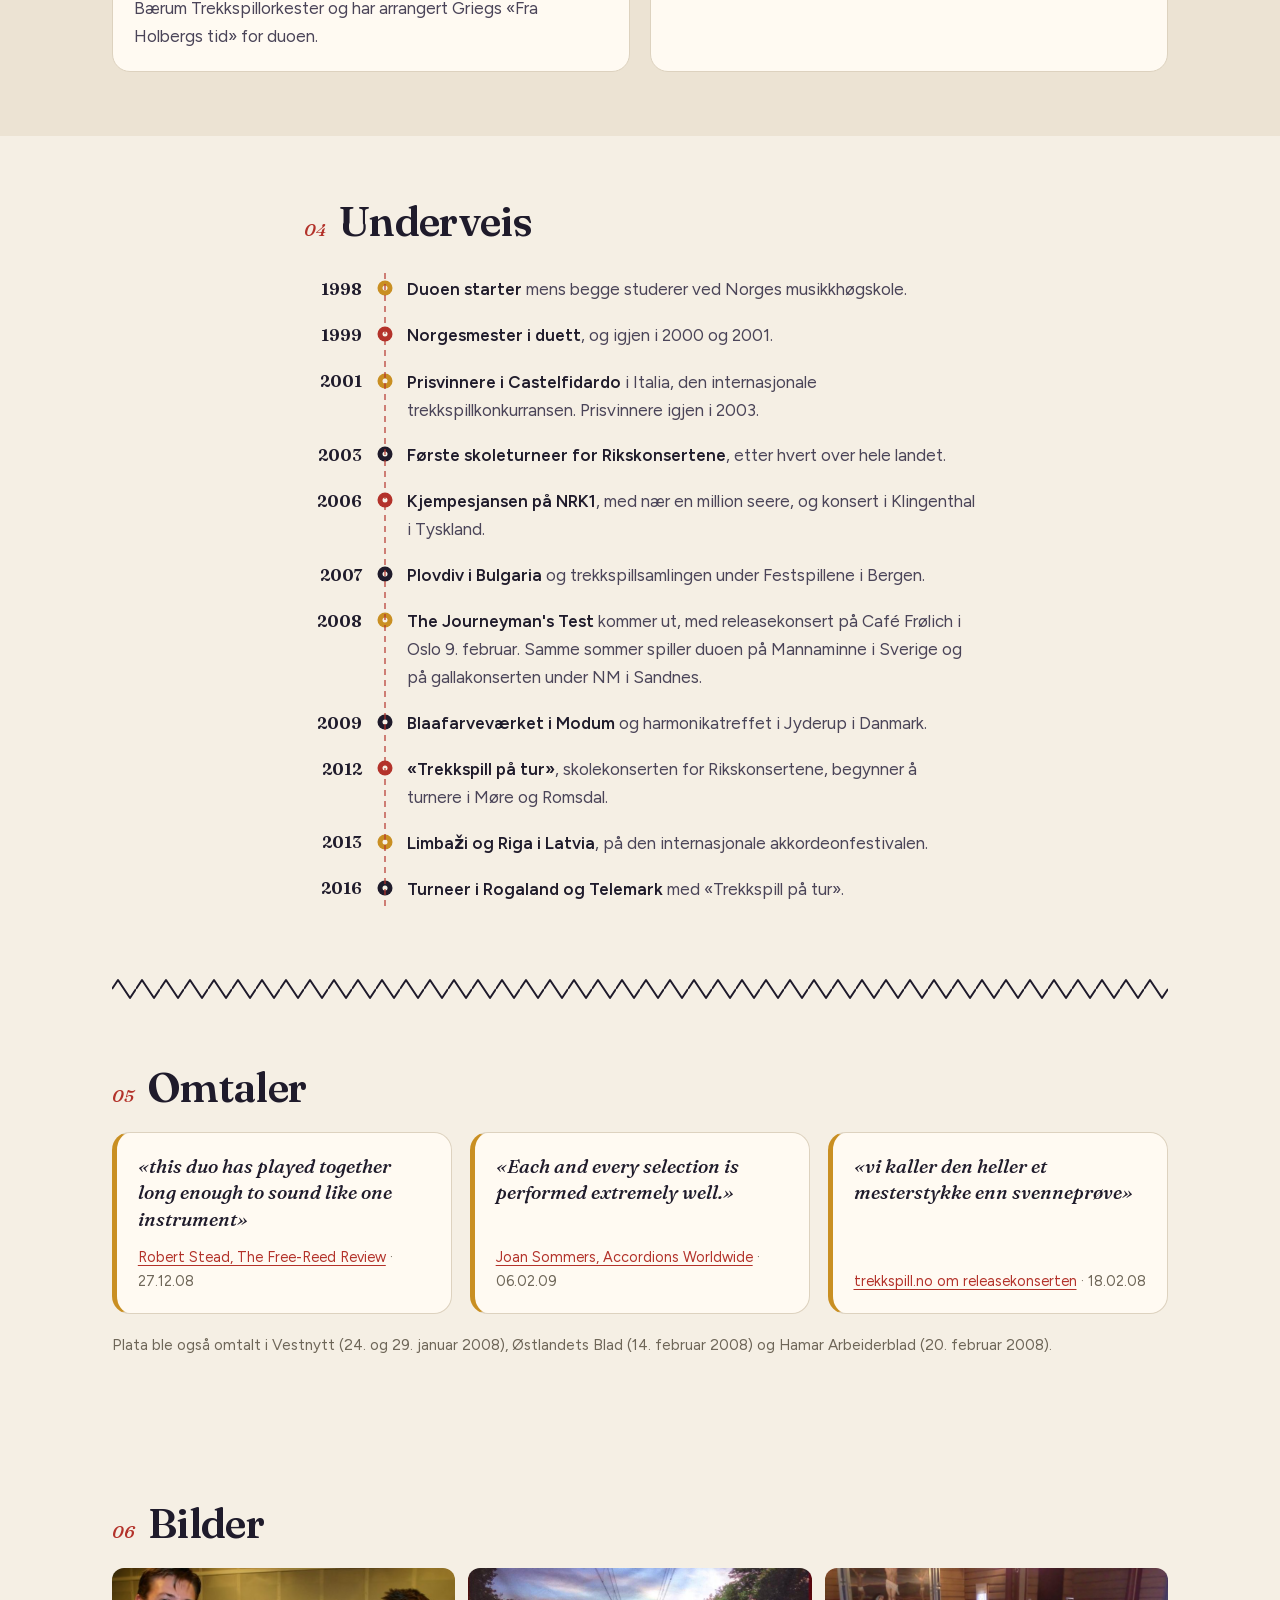
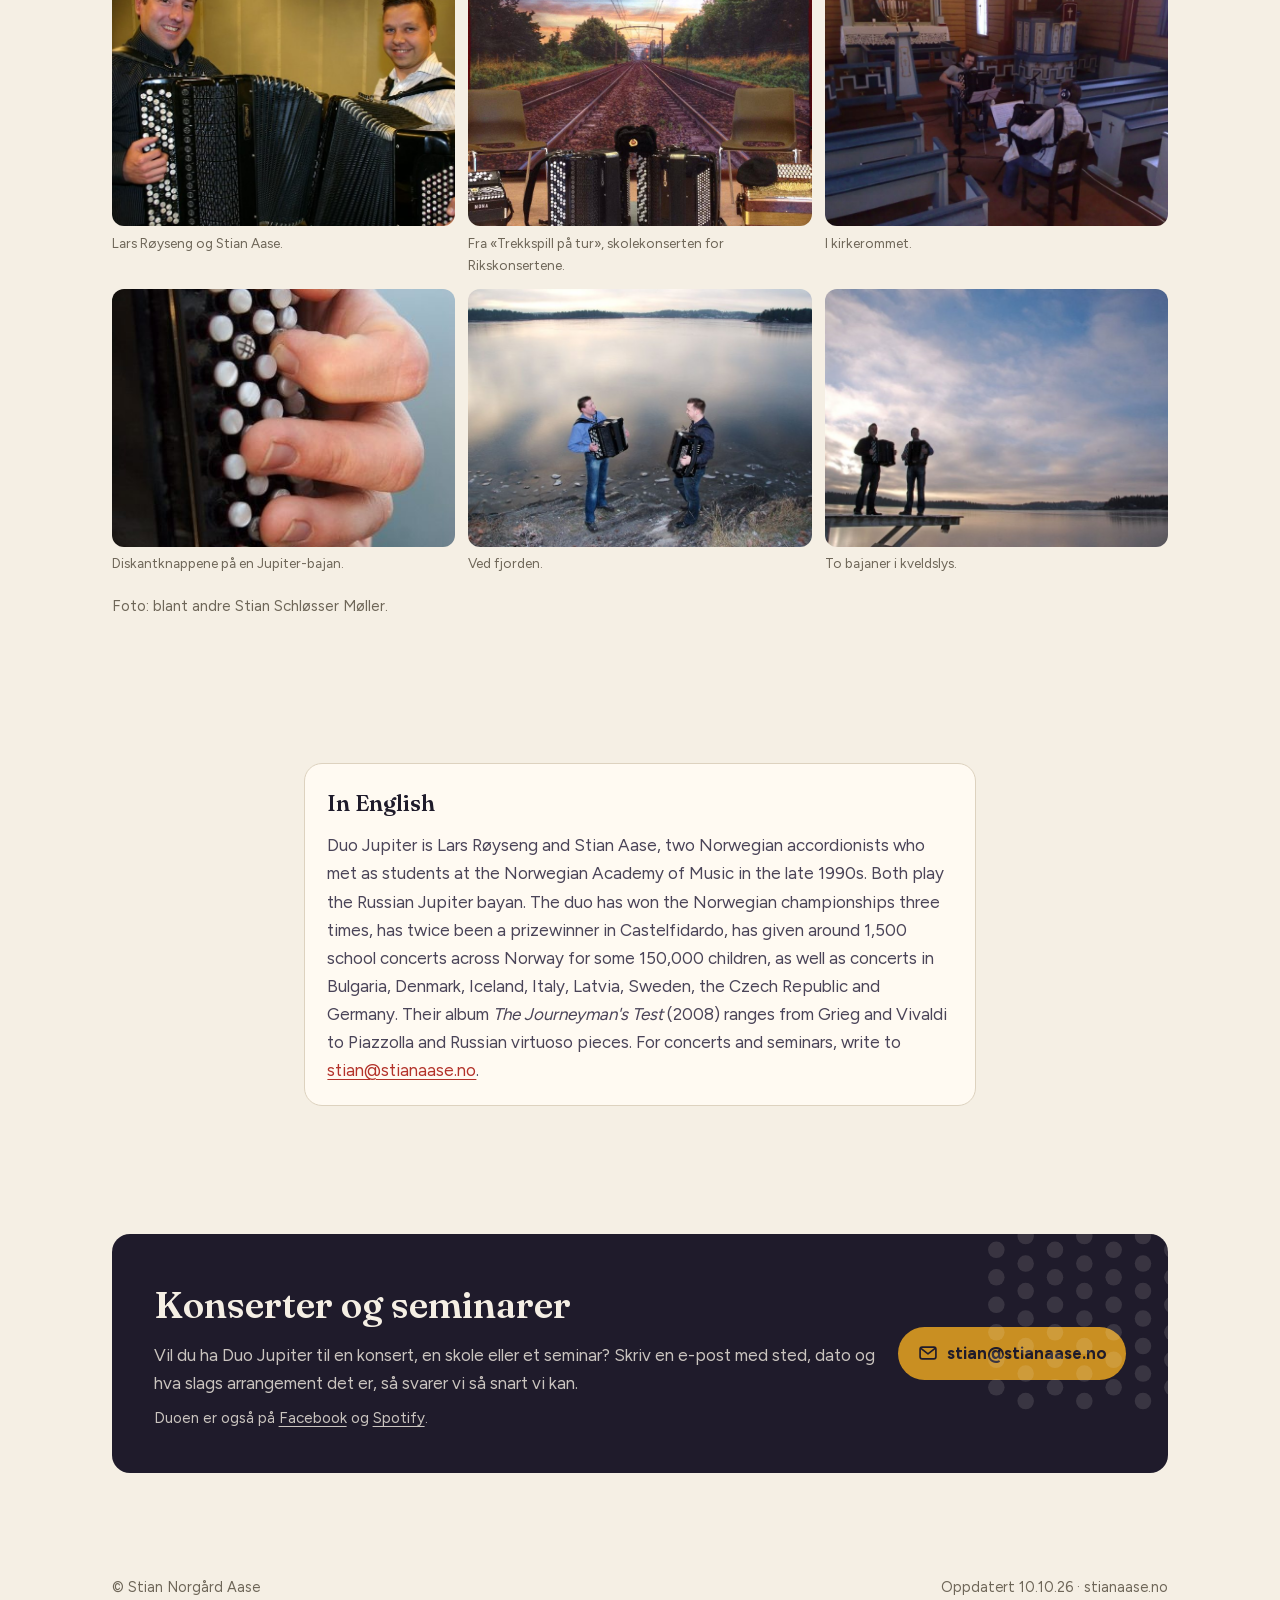
<file: duojupiter/index.html>
<!doctype html>
<html lang="nb">
<head>
<meta charset="utf-8">
<meta name="viewport" content="width=device-width, initial-scale=1">
<title>Duo Jupiter – Lars Røyseng og Stian Aase</title>
<meta name="description" content="Duo Jupiter er trekkspillduoen Lars Røyseng og Stian Aase: klassisk musikk, tango og folkemusikk på to bajaner. Plata The Journeyman's Test, skolekonserten «Trekkspill på tur» og konserter i inn- og utland.">
<meta property="og:type" content="website">
<meta property="og:locale" content="nb_NO">
<meta property="og:site_name" content="stianaase.no">
<meta property="og:title" content="Duo Jupiter – Lars Røyseng og Stian Aase">
<meta property="og:description" content="Duo Jupiter er trekkspillduoen Lars Røyseng og Stian Aase: klassisk musikk, tango og folkemusikk på to bajaner. Plata The Journeyman's Test, skolekonserten «Trekkspill på tur» og konserter i inn- og utland.">
<meta property="og:url" content="https://sabajan-ki.github.io/stianaase-no/duojupiter/">
<meta property="og:image" content="https://sabajan-ki.github.io/stianaase-no/duojupiter/bilder/deling.jpg">
<meta property="og:image:width" content="800">
<meta property="og:image:height" content="420">
<meta property="og:image:alt" content="Lars Røyseng og Stian Aase spiller bajan utendørs">
<meta name="twitter:card" content="summary_large_image">
<link rel="icon" href="../favicon.svg" type="image/svg+xml">
<link rel="stylesheet" href="../fonter/fonter.css">
<link rel="stylesheet" href="../v2.css">
</head>
<body>
<svg width="0" height="0" style="position:absolute" aria-hidden="true">
  <defs>
    <pattern id="zz" width="24" height="26" patternUnits="userSpaceOnUse">
      <path d="M0 13 L6 4 L12 13 L18 22 L24 13" fill="none" stroke="currentColor" stroke-width="2" stroke-linejoin="round"/>
    </pattern>
  </defs>
  <symbol id="i-arrow" viewBox="0 0 20 20"><path d="M3 10h13M11 5l5 5-5 5" fill="none" stroke="currentColor" stroke-width="2.2" stroke-linecap="round" stroke-linejoin="round"/></symbol>
  <symbol id="i-ext" viewBox="0 0 16 16"><path d="M6 3H3v10h10v-3M9 3h4v4M13 3 7 9" fill="none" stroke="currentColor" stroke-width="1.8" stroke-linecap="round" stroke-linejoin="round"/></symbol>
  <symbol id="i-play" viewBox="0 0 16 16"><circle cx="8" cy="8" r="7" fill="none" stroke="currentColor" stroke-width="1.6"/><path d="M6.5 5.2v5.6L11 8z" fill="currentColor"/></symbol>
  <symbol id="i-mail" viewBox="0 0 24 24"><rect x="2.5" y="5" width="19" height="14" rx="2.5" fill="none" stroke="currentColor" stroke-width="2"/><path d="m3.5 6.5 8.5 6.5 8.5-6.5" fill="none" stroke="currentColor" stroke-width="2" stroke-linejoin="round"/></symbol>
  <symbol id="i-plus" viewBox="0 0 16 16"><path d="M8 2v12M2 8h12" stroke="currentColor" stroke-width="2.4" stroke-linecap="round"/></symbol>
</svg>
<header class="top"><div class="wrap"><a class="brand" href="../"><svg viewBox="0 0 32 32" role="img" aria-label="Kritt-tavle: en halvnote er lik to fjerdedeler"><rect x="1" y="2" width="30" height="23" rx="3" fill="#8a6a3e"/><rect x="3" y="4" width="26" height="19" rx="1.5" fill="#2b3a35"/><rect x="0" y="25" width="32" height="3.2" rx="1.6" fill="#6f5430"/><rect x="19" y="23.6" width="6" height="2" rx="1" fill="#f4efe6"/><rect x="26" y="23.8" width="3.6" height="1.8" rx=".9" fill="#e8806f"/><ellipse cx="9" cy="17" rx="2.1" ry="1.55" transform="rotate(-20 9 17)" fill="none" stroke="#f4efe6" stroke-width="1"/><path d="M10.9 16.7 V8" stroke="#f4efe6" stroke-width="1" stroke-linecap="round"/><text x="15.6" y="17.2" text-anchor="middle" font-family="Figtree, sans-serif" font-weight="600" font-size="8" fill="#f4efe6">=</text><text x="21.5" y="13.4" text-anchor="middle" font-family="Figtree, sans-serif" font-weight="600" font-size="6" fill="#e8806f">2</text><path d="M19 15 H24" stroke="#e8806f" stroke-width="1"/><text x="21.5" y="20.8" text-anchor="middle" font-family="Figtree, sans-serif" font-weight="600" font-size="6" fill="#e8806f">4</text></svg>Stian N. Aase</a><nav><a href="#kontakt">Kontakt</a></nav></div></header>
<main>

<div class="hero dj-hero"><div class="wrap hero-grid">
  <div>
    <ul class="kicker"><li>To bajaner</li><li>Klassisk</li><li>Tango</li><li>Folkemusikk</li></ul>
    <h1>Duo <em>Jupiter</em></h1>
    <p class="lead">Lars Røyseng og Stian Aase har spilt sammen siden studietiden ved Norges musikkhøgskole. Navnet har duoen fra de russiske Jupiter-bajanene de spiller på.</p>
    <p class="lead">Repertoaret går fra Grieg, Vivaldi og Bach til argentinsk tango, russiske virtuosstykker og finsk jenka. Vi spiller konserter, skolekonserter og seminarer for trekkspillmiljøer.</p>
    <p class="dj-cta"><a class="knapp" href="#kontakt"><svg><use href="#i-mail"/></svg>Spør om konsert</a><a class="knapp lys" href="#lytt"><svg><use href="#i-play"/></svg>Hør duoen</a></p>
  </div>
  <figure class="dj-foto"><img src="bilder/duo-ute.jpg" alt="Lars Røyseng og Stian Aase spiller bajan utendørs" width="800" height="533"></figure>
</div></div>

<div class="stats"><div class="wrap grid">
  <div class="stat"><div class="n">1500</div><div class="t">skolekonserter over hele landet</div></div>
  <div class="stat"><div class="n">150&nbsp;000</div><div class="t">barn har hørt duoen på skolekonsert</div></div>
  <div class="stat"><div class="n">3 NM</div><div class="t">og to priser i Castelfidardo</div></div>
  <div class="stat"><div class="n">8 land</div><div class="t">utenfor Norge, fra Island til Bulgaria</div></div>
</div></div>

<section id="lytt"><div class="wrap">
  <div class="sec-head"><span class="num">01</span><h2 class="sec">Lytt</h2></div>
  <div class="dj-lytt">
    <ul class="records"><li class="rec"><svg class="disc" viewBox="0 0 120 120" role="img" aria-label="Plate: The Journeyman's Test"><g class="spin"><circle cx="60" cy="60" r="58" fill="#1a1722"/><circle cx="60" cy="60" r="30" fill="none" stroke="#fff" stroke-opacity=".07" stroke-width="1"/><circle cx="60" cy="60" r="34" fill="none" stroke="#fff" stroke-opacity=".07" stroke-width="1"/><circle cx="60" cy="60" r="38" fill="none" stroke="#fff" stroke-opacity=".07" stroke-width="1"/><circle cx="60" cy="60" r="42" fill="none" stroke="#fff" stroke-opacity=".07" stroke-width="1"/><circle cx="60" cy="60" r="46" fill="none" stroke="#fff" stroke-opacity=".07" stroke-width="1"/><circle cx="60" cy="60" r="50" fill="none" stroke="#fff" stroke-opacity=".07" stroke-width="1"/><circle cx="60" cy="60" r="54" fill="none" stroke="#fff" stroke-opacity=".07" stroke-width="1"/><path d="M60 4 A56 56 0 0 1 112 42" fill="none" stroke="#fff" stroke-opacity=".18" stroke-width="3" stroke-linecap="round"/><circle cx="60" cy="60" r="24" fill="#b3322a"/><text x="60" y="64.5" text-anchor="middle" font-family="Figtree, sans-serif" font-weight="700" font-size="12" fill="#fff" letter-spacing=".5">R|A</text><circle cx="60" cy="60" r="2.6" fill="#1a1722"/></g></svg><div><img class="logo" src="../musikk/royseng-aase-logo.jpg" alt="Røyseng | Aase" width="2000" height="158"><div class="who">Røyseng/Aase</div><div class="title">The Journeyman's Test</div><div class="meta">2008 · 14 spor, 45 minutter · spilt inn i Flora kapell i Selbu · AskerLadden Kulturverksted</div><div class="pills"><a href="https://open.spotify.com/album/3mA7PVB6mHPPDYkiJm0med"><svg><use href="#i-play"/></svg>Spotify</a><a href="https://music.apple.com/no/album/the-journeymans-test/304305259"><svg><use href="#i-play"/></svg>Apple Music</a><a href="https://play.qobuz.com/album/kblv3fd0qxf9b"><svg><use href="#i-play"/></svg>Qobuz</a></div></div></li></ul>
    <a class="dj-video" href="https://www.youtube.com/watch?v=pkOsUSrEprI">
      <img src="bilder/plovdiv.jpg" alt="Duo Jupiter på scenen i Plovdiv" width="395" height="315" loading="lazy">
      <span><b>Czardas</b> (Vittorio Monti), konsert i Plovdiv i Bulgaria, mai 2007. <span class="ut">Se på YouTube <svg><use href="#i-ext"/></svg></span></span>
    </a>
  </div>
  <ul class="dj-spor"><li><div class="spor-info"><b>The Journeyman's Test</b><span>Jo Asgeir Lie</span></div><div class="utdrag" data-spor="0u47X8XyfjFdFb4npsIjPm"><button type="button" class="spill"><svg><use href="#i-play"/></svg>Hør «The Journeyman's Test»</button></div></li><li><div class="spor-info"><b>Fra Holbergs tid: Preludium</b><span>Edvard Grieg, arr. Lars Røyseng</span></div><div class="utdrag" data-spor="7bumoZTBZZIyWQaHnHLOMG"><button type="button" class="spill"><svg><use href="#i-play"/></svg>Hør «Fra Holbergs tid: Preludium»</button></div></li><li><div class="spor-info"><b>Traningo: Tango</b><span>A.-M. Saira</span></div><div class="utdrag" data-spor="1JyKlq7dfqsm2mNtycopzL"><button type="button" class="spill"><svg><use href="#i-play"/></svg>Hør «Traningo: Tango»</button></div></li><li><div class="spor-info"><b>Close Your Eyes and Listen</b><span>Astor Piazzolla, arr. A.-M. Saira</span></div><div class="utdrag" data-spor="2kst5Kno0jMRRMKuNYsOPi"><button type="button" class="spill"><svg><use href="#i-play"/></svg>Hør «Close Your Eyes and Listen»</button></div></li></ul>
  <p class="spotify-merk">Spilleren hentes fra Spotify først når du trykker «Hør». Uten Spotify-konto hører du et utdrag på 30 sekunder.</p>
  <script src="../lytt.js" defer></script>
  <details class="historikk">
    <summary>Hele sporlista <span class="hint">og hvem som laget plata</span><span class="pm"><svg><use href="#i-plus"/></svg></span></summary>
    <div class="body">
      <ol class="sporliste"><li><span>The Journeyman's Test</span><span class="k">J. A. Lie</span><span class="tid">2.07</span></li><li><span>Mischievous Tunes</span><span class="k">V. Gridin</span><span class="tid">4.58</span></li><li><span>Fra Holbergs tid op. 40: Preludium</span><span class="k">E. Grieg, arr. L. Røyseng</span><span class="tid">2.37</span></li><li><span>Sarabande</span><span class="k"></span><span class="tid">3.36</span></li><li><span>Rigaudon</span><span class="k"></span><span class="tid">4.16</span></li><li><span>Traningo: Introduksjon</span><span class="k">A.-M. Saira</span><span class="tid">1.03</span></li><li><span>Tango</span><span class="k"></span><span class="tid">4.15</span></li><li><span>Dance of the Grasshoppers</span><span class="k">V. Vesterinen, arr. A. Grøthe</span><span class="tid">3.05</span></li><li><span>Moldovian Dance</span><span class="k">A. Balan</span><span class="tid">1.39</span></li><li><span>Konsert op. 3 nr. 8: Allegro</span><span class="k">A. Vivaldi / J. S. Bach, arr. R. Jung</span><span class="tid">3.23</span></li><li><span>Larghetto e spiritoso</span><span class="k"></span><span class="tid">3.09</span></li><li><span>Allegro</span><span class="k"></span><span class="tid">3.19</span></li><li><span>Close Your Eyes and Listen</span><span class="k">A. Piazzolla, arr. A.-M. Saira</span><span class="tid">5.15</span></li><li><span>The Sound of Saratov</span><span class="k">A. Shalajev</span><span class="tid">3.18</span></li></ol>
      <p class="kred">Spilt inn i Flora kapell i Selbu. Opptak, redigering og miks: Øivind Farmen. Mastering: Ingar Helgesen og Arild Aardalen. Produsert av Røyseng/Aase. Omslag: Jorulf Kolsvik. Foto: Stian Schløsser Møller. Tekst: Ingunn Bjørgo og Asle Tronrud.</p>
    </div>
  </details>
</div></section>

<div class="wrap"><svg class="belg" aria-hidden="true" preserveAspectRatio="none"><rect width="100%" height="26" fill="url(#zz)"/></svg></div>

<section id="om"><div class="wrap narrow">
  <div class="sec-head"><span class="num">02</span><h2 class="sec">Om duoen</h2></div>
  <p>Duo Jupiter begynte som et samarbeid mellom to studenter ved Norges musikkhøgskole på slutten av 1990-tallet. Begge hadde Erik Bergene og Jon Faukstad som lærere, og begge spiller bajan, et knappetrekkspill med melodibass. Det gir duoen et stort register å arbeide med, og mye av repertoaret er arrangert for nettopp to slike instrumenter.</p>
  <p>Duoen har vært norgesmester tre ganger og to ganger prisvinner i den internasjonale konkurransen i Castelfidardo i Italia. Høsten 2006 var den med i Kjempesjansen på NRK1. Fra 2003 til 2016 gjorde duoen rundt 1500 skolekonserter for Rikskonsertene og Den kulturelle skolesekken, med rundt 100 elever i salen hver gang. Det blir omtrent 150&nbsp;000 barn. Duoen har også spilt i Bulgaria, Danmark, Island, Italia, Latvia, Sverige, Tsjekkia og Tyskland.</p>
  <h3>Dette spiller vi</h3>
  <dl class="presentasjon">
    <div><dt>Konsert</dt><dd>Et program med klassisk musikk, tango og folkemusikk fra flere land, satt sammen etter anledningen. Grieg og Vivaldi står ved siden av Piazzolla, russiske virtuosstykker og nyskrevet norsk musikk.</dd></div>
    <div><dt>Skolekonsert</dt><dd>«Trekkspill på tur» er laget for Rikskonsertene og har turnert i mange fylker, fra Nordland til Rogaland.</dd></div>
    <div><dt>Seminar</dt><dd>Begge har lang erfaring som instruktører for trekkspillklubber og unge musikere, og duoen holder gjerne konsert og seminar samme helg.</dd></div>
  </dl>
</div></section>

<section id="musikerne" class="dj-folk"><div class="wrap">
  <div class="sec-head"><span class="num">03</span><h2 class="sec">Musikerne</h2></div>
  <div class="dj-par">
    <article class="dj-person">
      <img src="bilder/lars.jpg" alt="Lars Røyseng" width="800" height="532" loading="lazy">
      <div><h3>Lars Røyseng</h3>
      <p>Født i 1977 og oppvokst i Bærum. Han begynte å spille trekkspill hos Anders Grøthe da han var åtte år, og studerte senere ved Norges musikkhøgskole. Lars har erfaring som solist, teatermusiker og orkestermusiker, og har lenge vært kulturskolelærer og instruktør for klubber og barne- og ungdomsseminarer. Han har vært musikalsk leder for Asker og Bærum Trekkspillorkester og har arrangert Griegs «Fra Holbergs tid» for duoen.</p></div>
    </article>
    <article class="dj-person">
      <img src="bilder/stian.jpg" alt="Stian Aase" width="399" height="600" loading="lazy">
      <div><h3>Stian Aase</h3>
      <p>Født i 1977 og oppvokst på Sotra. Han begynte på trekkspill hos Truls W. Barnung som niåring og studerte ved Norges musikkhøgskole i fem år. Stian har spilt folkemusikk, tango, musette og klassisk musikk, med blant andre Askerladden, Ingunn Bjørgo Band og Draugtøva. I dag er han lærer på ungdomstrinnet og spiller ved siden av. <a href="../musikk/">Mer om Stian</a>.</p></div>
    </article>
  </div>
</div></section>

<section id="historikk"><div class="wrap narrow">
  <div class="sec-head"><span class="num">04</span><h2 class="sec">Underveis</h2></div>
  <ol class="timeline"><li><span class="yr">1998</span><svg class="dot" viewBox="0 0 26 26" aria-hidden="true"><circle cx="13" cy="13" r="11" class="f-paper"/><circle cx="13" cy="13" r="7.5" class="f-gold"/><circle cx="13" cy="13" r="2.5" class="f-paper"/></svg><span class="ev"><b>Duoen starter</b> mens begge studerer ved Norges musikkhøgskole.</span></li><li><span class="yr">1999</span><svg class="dot" viewBox="0 0 26 26" aria-hidden="true"><circle cx="13" cy="13" r="11" class="f-paper"/><circle cx="13" cy="13" r="7.5" class="f-red"/><circle cx="13" cy="13" r="2.5" class="f-paper"/></svg><span class="ev"><b>Norgesmester i duett</b>, og igjen i 2000 og 2001.</span></li><li><span class="yr">2001</span><svg class="dot" viewBox="0 0 26 26" aria-hidden="true"><circle cx="13" cy="13" r="11" class="f-paper"/><circle cx="13" cy="13" r="7.5" class="f-gold"/><circle cx="13" cy="13" r="2.5" class="f-paper"/></svg><span class="ev"><b>Prisvinnere i Castelfidardo</b> i Italia, den internasjonale trekkspillkonkurransen. Prisvinnere igjen i 2003.</span></li><li><span class="yr">2003</span><svg class="dot" viewBox="0 0 26 26" aria-hidden="true"><circle cx="13" cy="13" r="11" class="f-paper"/><circle cx="13" cy="13" r="7.5" class="f-ink"/><circle cx="13" cy="13" r="2.5" class="f-paper"/></svg><span class="ev"><b>Første skoleturneer for Rikskonsertene</b>, etter hvert over hele landet.</span></li><li><span class="yr">2006</span><svg class="dot" viewBox="0 0 26 26" aria-hidden="true"><circle cx="13" cy="13" r="11" class="f-paper"/><circle cx="13" cy="13" r="7.5" class="f-red"/><circle cx="13" cy="13" r="2.5" class="f-paper"/></svg><span class="ev"><b>Kjempesjansen på NRK1</b>, med nær en million seere, og konsert i Klingenthal i Tyskland.</span></li><li><span class="yr">2007</span><svg class="dot" viewBox="0 0 26 26" aria-hidden="true"><circle cx="13" cy="13" r="11" class="f-paper"/><circle cx="13" cy="13" r="7.5" class="f-ink"/><circle cx="13" cy="13" r="2.5" class="f-paper"/></svg><span class="ev"><b>Plovdiv i Bulgaria</b> og trekkspillsamlingen under Festspillene i Bergen.</span></li><li><span class="yr">2008</span><svg class="dot" viewBox="0 0 26 26" aria-hidden="true"><circle cx="13" cy="13" r="11" class="f-paper"/><circle cx="13" cy="13" r="7.5" class="f-gold"/><circle cx="13" cy="13" r="2.5" class="f-paper"/></svg><span class="ev"><b>The Journeyman's Test</b> kommer ut, med releasekonsert på Café Frølich i Oslo 9. februar. Samme sommer spiller duoen på Mannaminne i Sverige og på gallakonserten under NM i Sandnes.</span></li><li><span class="yr">2009</span><svg class="dot" viewBox="0 0 26 26" aria-hidden="true"><circle cx="13" cy="13" r="11" class="f-paper"/><circle cx="13" cy="13" r="7.5" class="f-ink"/><circle cx="13" cy="13" r="2.5" class="f-paper"/></svg><span class="ev"><b>Blaafarveværket i Modum</b> og harmonikatreffet i Jyderup i Danmark.</span></li><li><span class="yr">2012</span><svg class="dot" viewBox="0 0 26 26" aria-hidden="true"><circle cx="13" cy="13" r="11" class="f-paper"/><circle cx="13" cy="13" r="7.5" class="f-red"/><circle cx="13" cy="13" r="2.5" class="f-paper"/></svg><span class="ev"><b>«Trekkspill på tur»</b>, skolekonserten for Rikskonsertene, begynner å turnere i Møre og Romsdal.</span></li><li><span class="yr">2013</span><svg class="dot" viewBox="0 0 26 26" aria-hidden="true"><circle cx="13" cy="13" r="11" class="f-paper"/><circle cx="13" cy="13" r="7.5" class="f-gold"/><circle cx="13" cy="13" r="2.5" class="f-paper"/></svg><span class="ev"><b>Limbaži og Riga i Latvia</b>, på den internasjonale akkordeonfestivalen.</span></li><li><span class="yr">2016</span><svg class="dot" viewBox="0 0 26 26" aria-hidden="true"><circle cx="13" cy="13" r="11" class="f-paper"/><circle cx="13" cy="13" r="7.5" class="f-ink"/><circle cx="13" cy="13" r="2.5" class="f-paper"/></svg><span class="ev"><b>Turneer i Rogaland og Telemark</b> med «Trekkspill på tur».</span></li></ol>
</div></section>

<div class="wrap"><svg class="belg gold" aria-hidden="true" preserveAspectRatio="none"><rect width="100%" height="26" fill="url(#zz)"/></svg></div>

<section id="presse"><div class="wrap">
  <div class="sec-head"><span class="num">05</span><h2 class="sec">Omtaler</h2></div>
  <div class="dj-sitater"><figure class="sitat"><blockquote><p>«this duo has played together long enough to sound like one instrument»</p></blockquote><figcaption><a href="https://www.henrydoktorski.com/free-reed/reviews/roysengAase.html">Robert Stead, The Free-Reed Review</a> · 27.12.08</figcaption></figure><figure class="sitat"><blockquote><p>«Each and every selection is performed extremely well.»</p></blockquote><figcaption><a href="http://www.accordions.com/index/art/cd_09_02_06.shtml">Joan Sommers, Accordions Worldwide</a> · 06.02.09</figcaption></figure><figure class="sitat"><blockquote><p>«vi kaller den heller et mesterstykke enn svenneprøve»</p></blockquote><figcaption><a href="https://www.trekkspill.no/bildereportasjer2008/duojupiter/release.htm">trekkspill.no om releasekonserten</a> · 18.02.08</figcaption></figure></div>
  <p class="dj-andre">Plata ble også omtalt i Vestnytt (24. og 29. januar 2008), Østlandets Blad (14. februar 2008) og Hamar Arbeiderblad (20. februar 2008).</p>
</div></section>

<section id="bilder"><div class="wrap">
  <div class="sec-head"><span class="num">06</span><h2 class="sec">Bilder</h2></div>
  <div class="dj-galleri"><figure><img src="bilder/duo-inne.jpg" alt="Lars Røyseng og Stian Aase." width="800" height="531" loading="lazy"><figcaption>Lars Røyseng og Stian Aase.</figcaption></figure><figure><img src="bilder/trekkspill-pa-tur.jpg" alt="Fra «Trekkspill på tur», skolekonserten for Rikskonsertene." width="960" height="720" loading="lazy"><figcaption>Fra «Trekkspill på tur», skolekonserten for Rikskonsertene.</figcaption></figure><figure><img src="bilder/kirke.jpg" alt="I kirkerommet." width="800" height="600" loading="lazy"><figcaption>I kirkerommet.</figcaption></figure><figure><img src="bilder/knapper.jpg" alt="Diskantknappene på en Jupiter-bajan." width="399" height="600" loading="lazy"><figcaption>Diskantknappene på en Jupiter-bajan.</figcaption></figure><figure><img src="bilder/fjorden.jpg" alt="Ved fjorden." width="800" height="532" loading="lazy"><figcaption>Ved fjorden.</figcaption></figure><figure><img src="bilder/siluett.jpg" alt="To bajaner i kveldslys." width="800" height="532" loading="lazy"><figcaption>To bajaner i kveldslys.</figcaption></figure></div>
  <p class="dj-andre">Foto: blant andre Stian Schløsser Møller.</p>
</div></section>

<section id="english"><div class="wrap narrow">
  <div class="dj-en" lang="en">
    <h2>In English</h2>
    <p>Duo Jupiter is Lars Røyseng and Stian Aase, two Norwegian accordionists who met as students at the Norwegian Academy of Music in the late 1990s. Both play the Russian Jupiter bayan. The duo has won the Norwegian championships three times, has twice been a prizewinner in Castelfidardo, has given around 1,500 school concerts across Norway for some 150,000 children, as well as concerts in Bulgaria, Denmark, Iceland, Italy, Latvia, Sweden, the Czech Republic and Germany. Their album <i>The Journeyman's Test</i> (2008) ranges from Grieg and Vivaldi to Piazzolla and Russian virtuoso pieces. For concerts and seminars, write to <a href="mailto:stian@stianaase.no">stian@stianaase.no</a>.</p>
  </div>
</div></section>

<section id="kontakt"><div class="wrap"><div class="contact">
  <svg class="dots" viewBox="0 0 120 120" aria-hidden="true"><circle cx="10.0" cy="10.0" r="4.5" class="f-paper"/><circle cx="10.0" cy="25.0" r="4.5" class="f-paper"/><circle cx="10.0" cy="40.0" r="4.5" class="f-paper"/><circle cx="10.0" cy="55.0" r="4.5" class="f-paper"/><circle cx="10.0" cy="70.0" r="4.5" class="f-paper"/><circle cx="10.0" cy="85.0" r="4.5" class="f-paper"/><circle cx="10.0" cy="100.0" r="4.5" class="f-paper"/><circle cx="26.0" cy="17.5" r="4.5" class="f-paper"/><circle cx="26.0" cy="32.5" r="4.5" class="f-paper"/><circle cx="26.0" cy="47.5" r="4.5" class="f-paper"/><circle cx="26.0" cy="62.5" r="4.5" class="f-paper"/><circle cx="26.0" cy="77.5" r="4.5" class="f-paper"/><circle cx="26.0" cy="92.5" r="4.5" class="f-paper"/><circle cx="26.0" cy="107.5" r="4.5" class="f-paper"/><circle cx="42.0" cy="10.0" r="4.5" class="f-paper"/><circle cx="42.0" cy="25.0" r="4.5" class="f-paper"/><circle cx="42.0" cy="40.0" r="4.5" class="f-paper"/><circle cx="42.0" cy="55.0" r="4.5" class="f-paper"/><circle cx="42.0" cy="70.0" r="4.5" class="f-paper"/><circle cx="42.0" cy="85.0" r="4.5" class="f-paper"/><circle cx="42.0" cy="100.0" r="4.5" class="f-paper"/><circle cx="58.0" cy="17.5" r="4.5" class="f-paper"/><circle cx="58.0" cy="32.5" r="4.5" class="f-paper"/><circle cx="58.0" cy="47.5" r="4.5" class="f-paper"/><circle cx="58.0" cy="62.5" r="4.5" class="f-paper"/><circle cx="58.0" cy="77.5" r="4.5" class="f-paper"/><circle cx="58.0" cy="92.5" r="4.5" class="f-paper"/><circle cx="58.0" cy="107.5" r="4.5" class="f-paper"/><circle cx="74.0" cy="10.0" r="4.5" class="f-paper"/><circle cx="74.0" cy="25.0" r="4.5" class="f-paper"/><circle cx="74.0" cy="40.0" r="4.5" class="f-paper"/><circle cx="74.0" cy="55.0" r="4.5" class="f-paper"/><circle cx="74.0" cy="70.0" r="4.5" class="f-paper"/><circle cx="74.0" cy="85.0" r="4.5" class="f-paper"/><circle cx="74.0" cy="100.0" r="4.5" class="f-paper"/><circle cx="90.0" cy="17.5" r="4.5" class="f-paper"/><circle cx="90.0" cy="32.5" r="4.5" class="f-paper"/><circle cx="90.0" cy="47.5" r="4.5" class="f-paper"/><circle cx="90.0" cy="62.5" r="4.5" class="f-paper"/><circle cx="90.0" cy="77.5" r="4.5" class="f-paper"/><circle cx="90.0" cy="92.5" r="4.5" class="f-paper"/><circle cx="90.0" cy="107.5" r="4.5" class="f-paper"/><circle cx="106.0" cy="10.0" r="4.5" class="f-paper"/><circle cx="106.0" cy="25.0" r="4.5" class="f-paper"/><circle cx="106.0" cy="40.0" r="4.5" class="f-paper"/><circle cx="106.0" cy="55.0" r="4.5" class="f-paper"/><circle cx="106.0" cy="70.0" r="4.5" class="f-paper"/><circle cx="106.0" cy="85.0" r="4.5" class="f-paper"/><circle cx="106.0" cy="100.0" r="4.5" class="f-paper"/></svg>
  <div><h2>Konserter og seminarer</h2><p>Vil du ha Duo Jupiter til en konsert, en skole eller et seminar? Skriv en e-post med sted, dato og hva slags arrangement det er, så svarer vi så snart vi kan.</p>
  <p class="mer">Duoen er også på <a href="https://www.facebook.com/duojupiter/">Facebook</a> og <a href="https://open.spotify.com/artist/4Oncpl919mVgdzH5EPpLA5">Spotify</a>.</p></div>
  <a class="mail" href="mailto:stian@stianaase.no?subject=Duo%20Jupiter"><svg><use href="#i-mail"/></svg>stian@stianaase.no</a>
</div></div></section>
</main>
<footer class="foot"><div class="wrap"><span>© Stian Norgård Aase</span><span>Oppdatert 10.10.26 · stianaase.no</span></div></footer>
<script src="../bajan.js" defer></script>
</body>
</html>
</file>
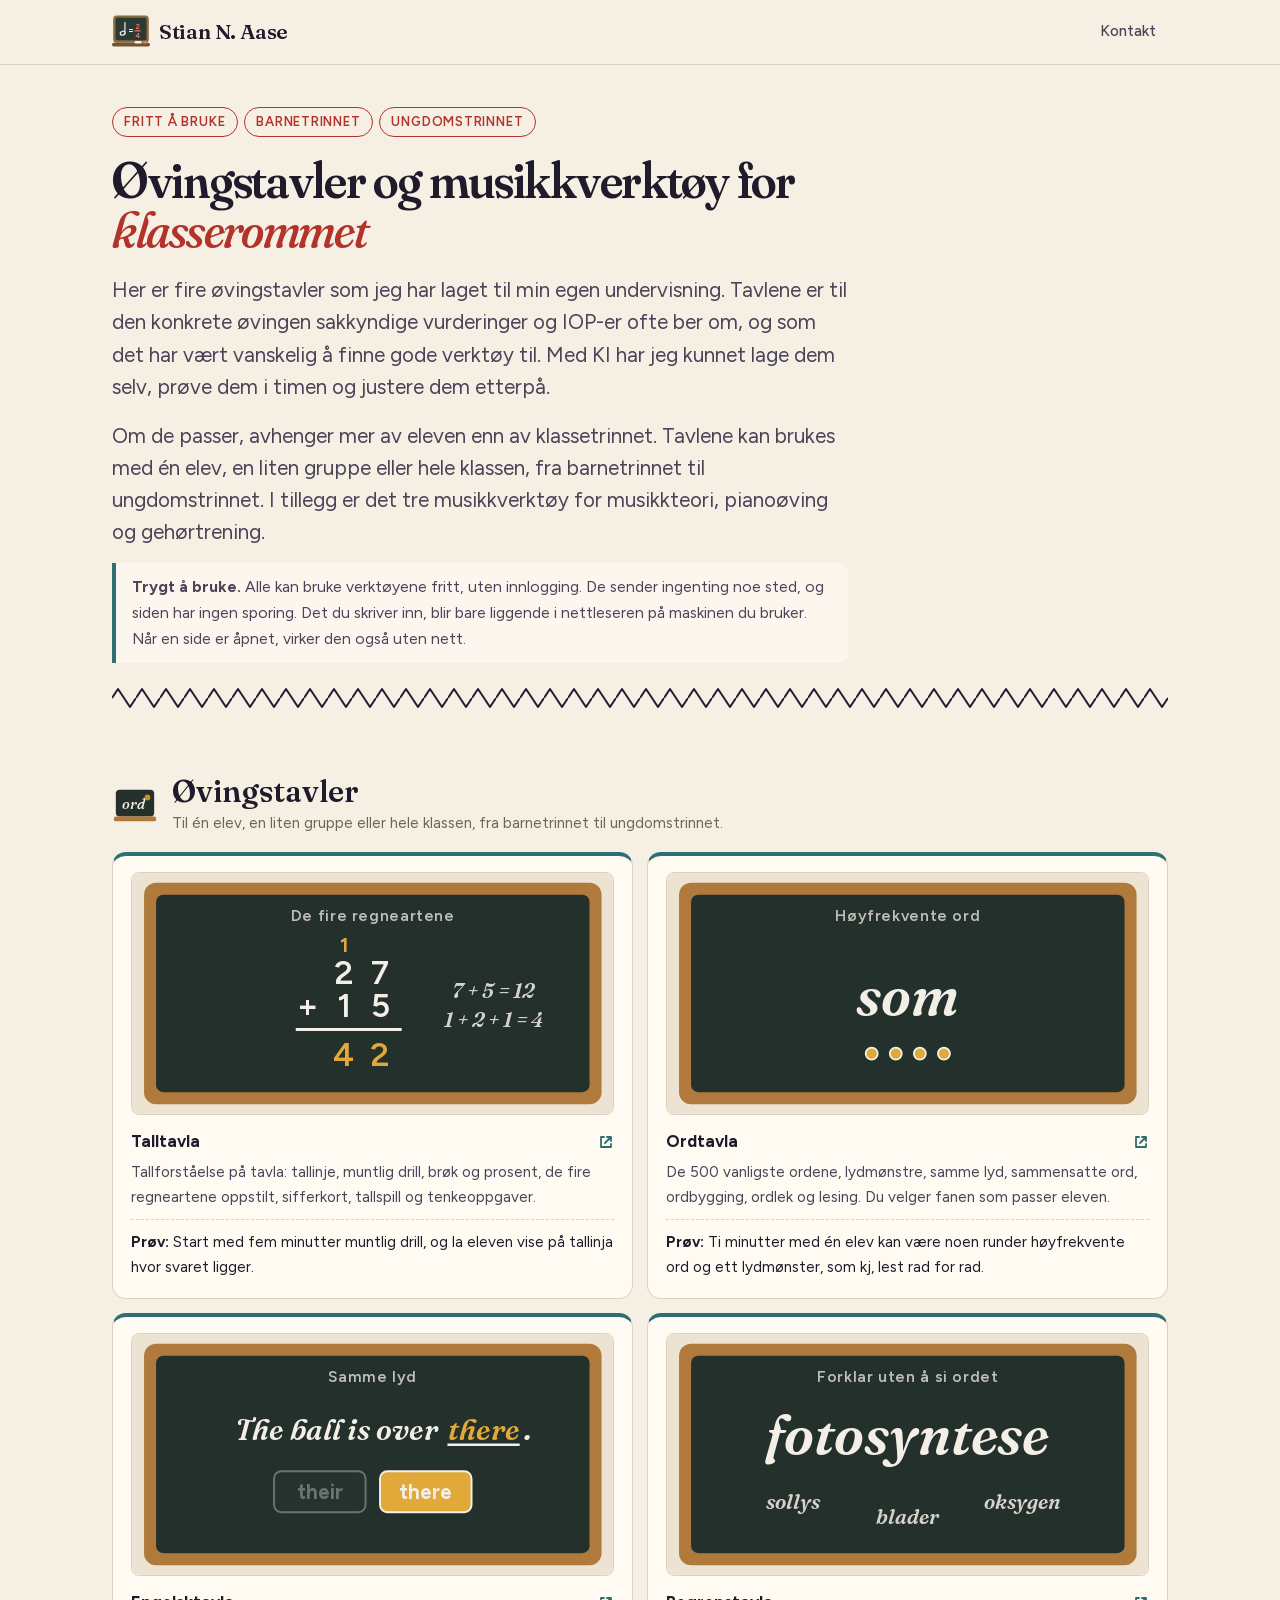
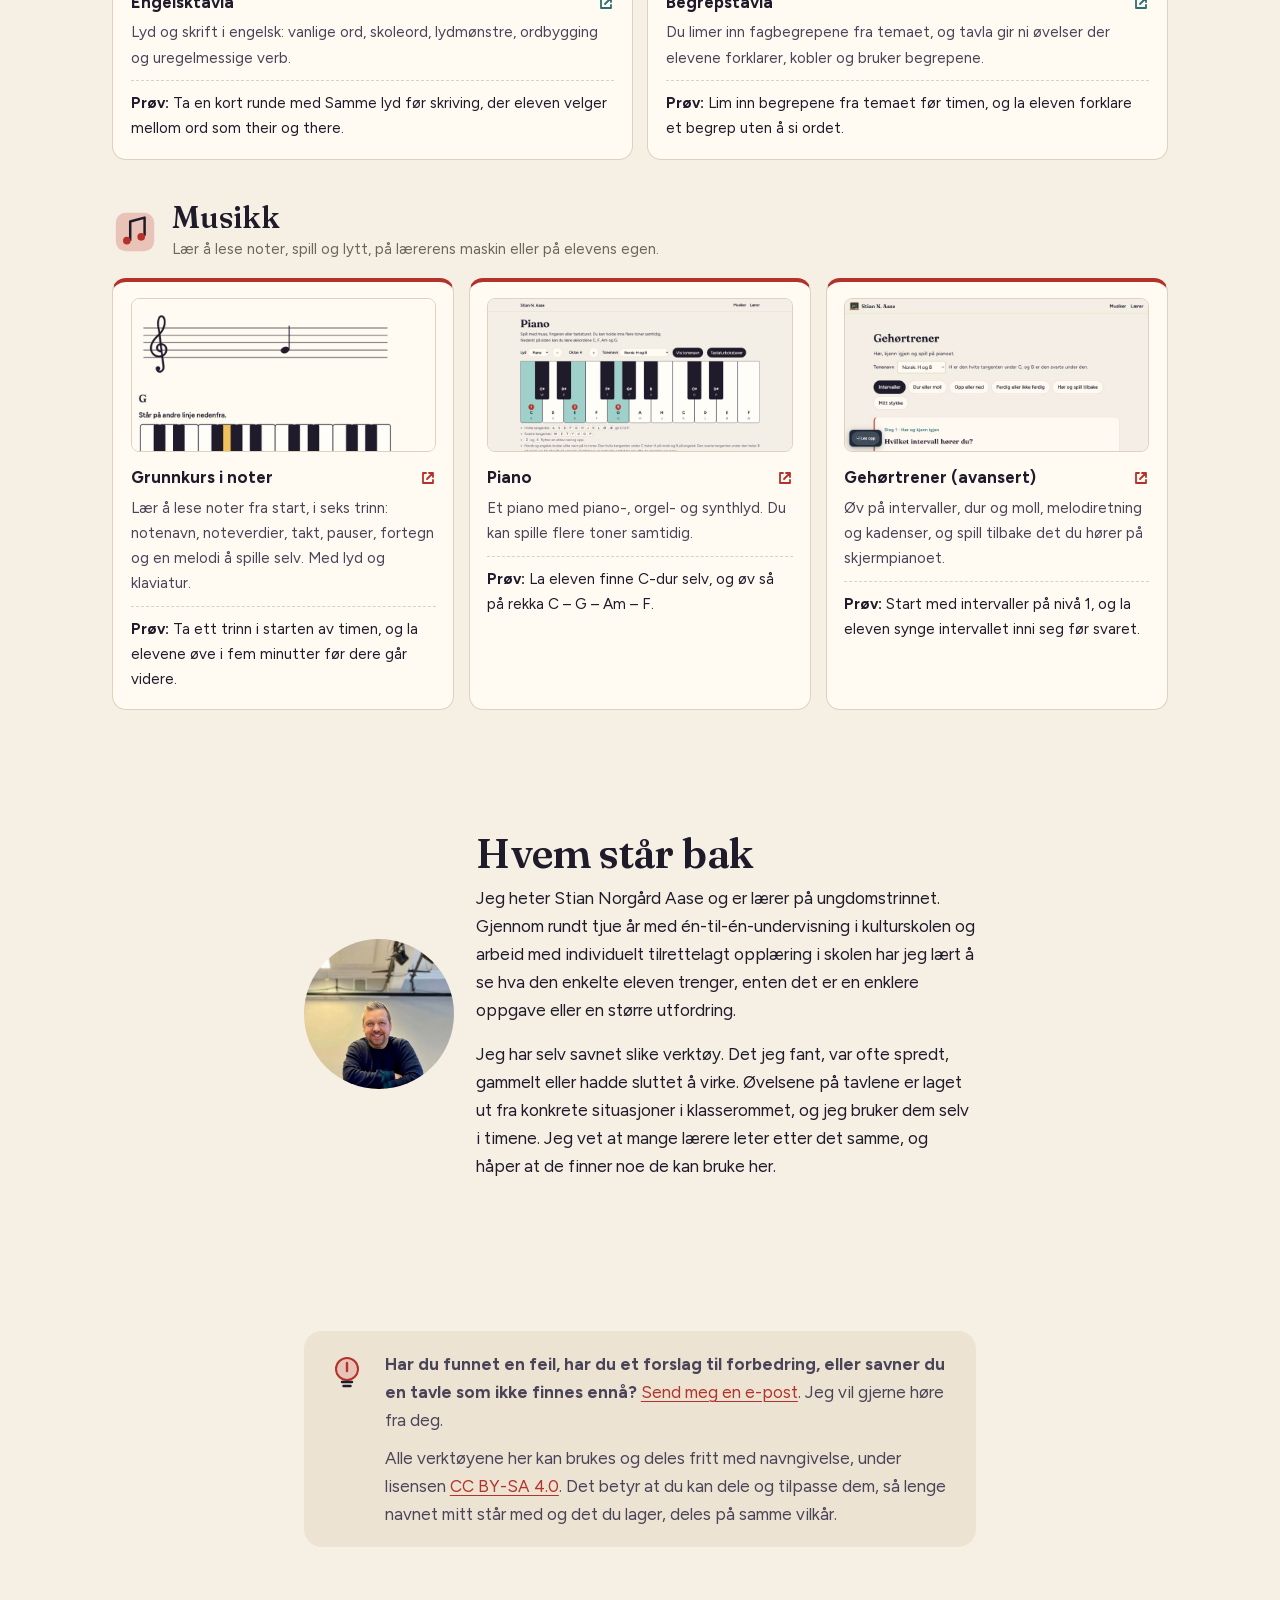
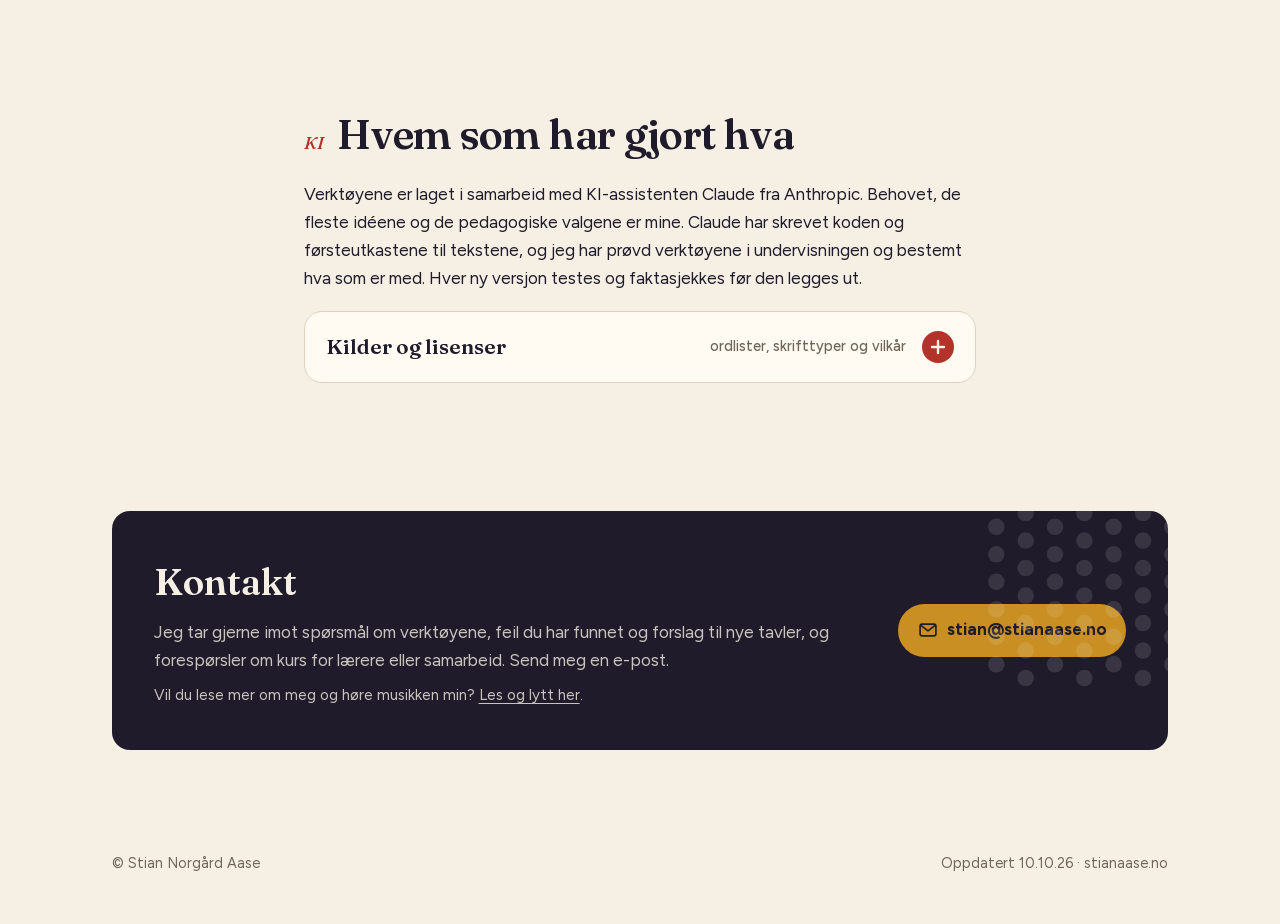
<file: laerer/index.html>
<!doctype html>
<html lang="nb">
<head>
<meta charset="utf-8">
<title>Øvingstavler og musikkverktøy – stianaase.no</title>
<link rel="canonical" href="../">
<meta http-equiv="refresh" content="0; url=../">
<script>location.replace("../" + location.hash);</script>
</head>
<body><p>Verktøyene ligger nå på <a href="../">forsiden</a>.</p></body>
</html>
</file>
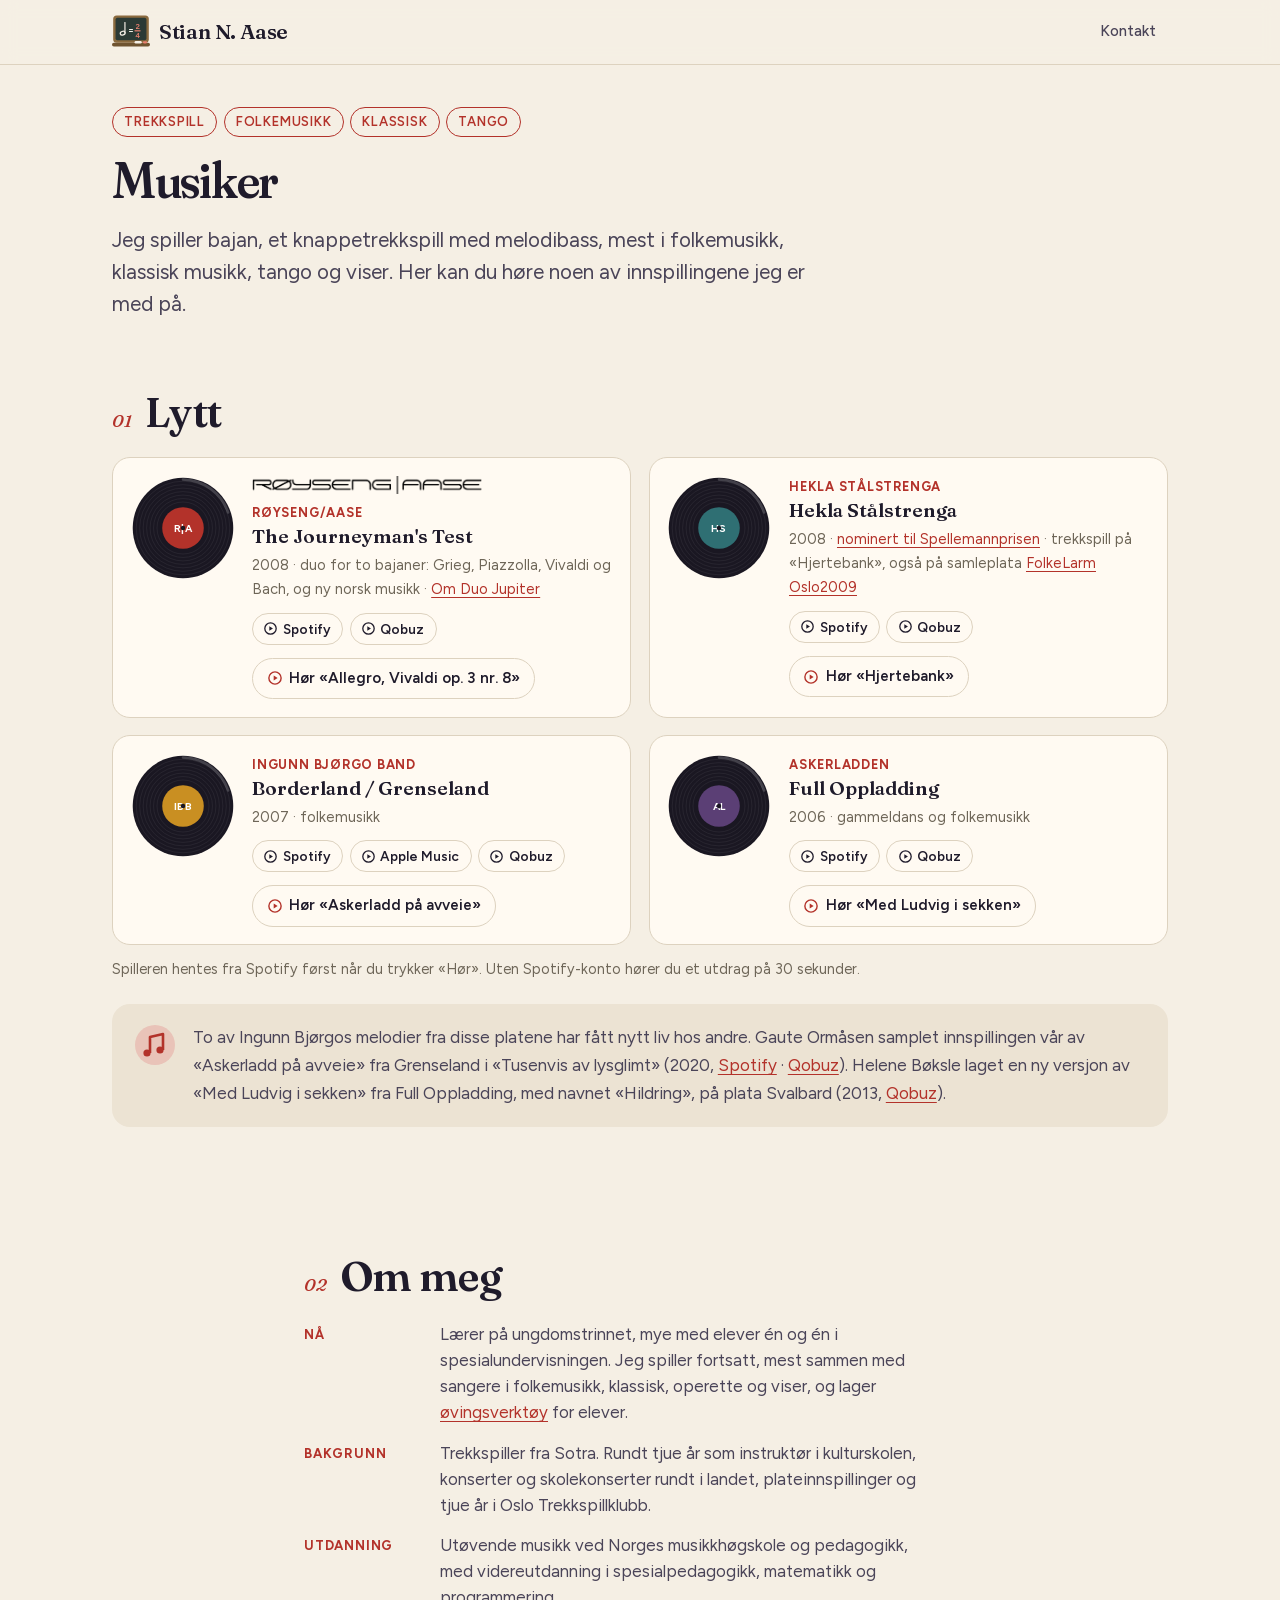
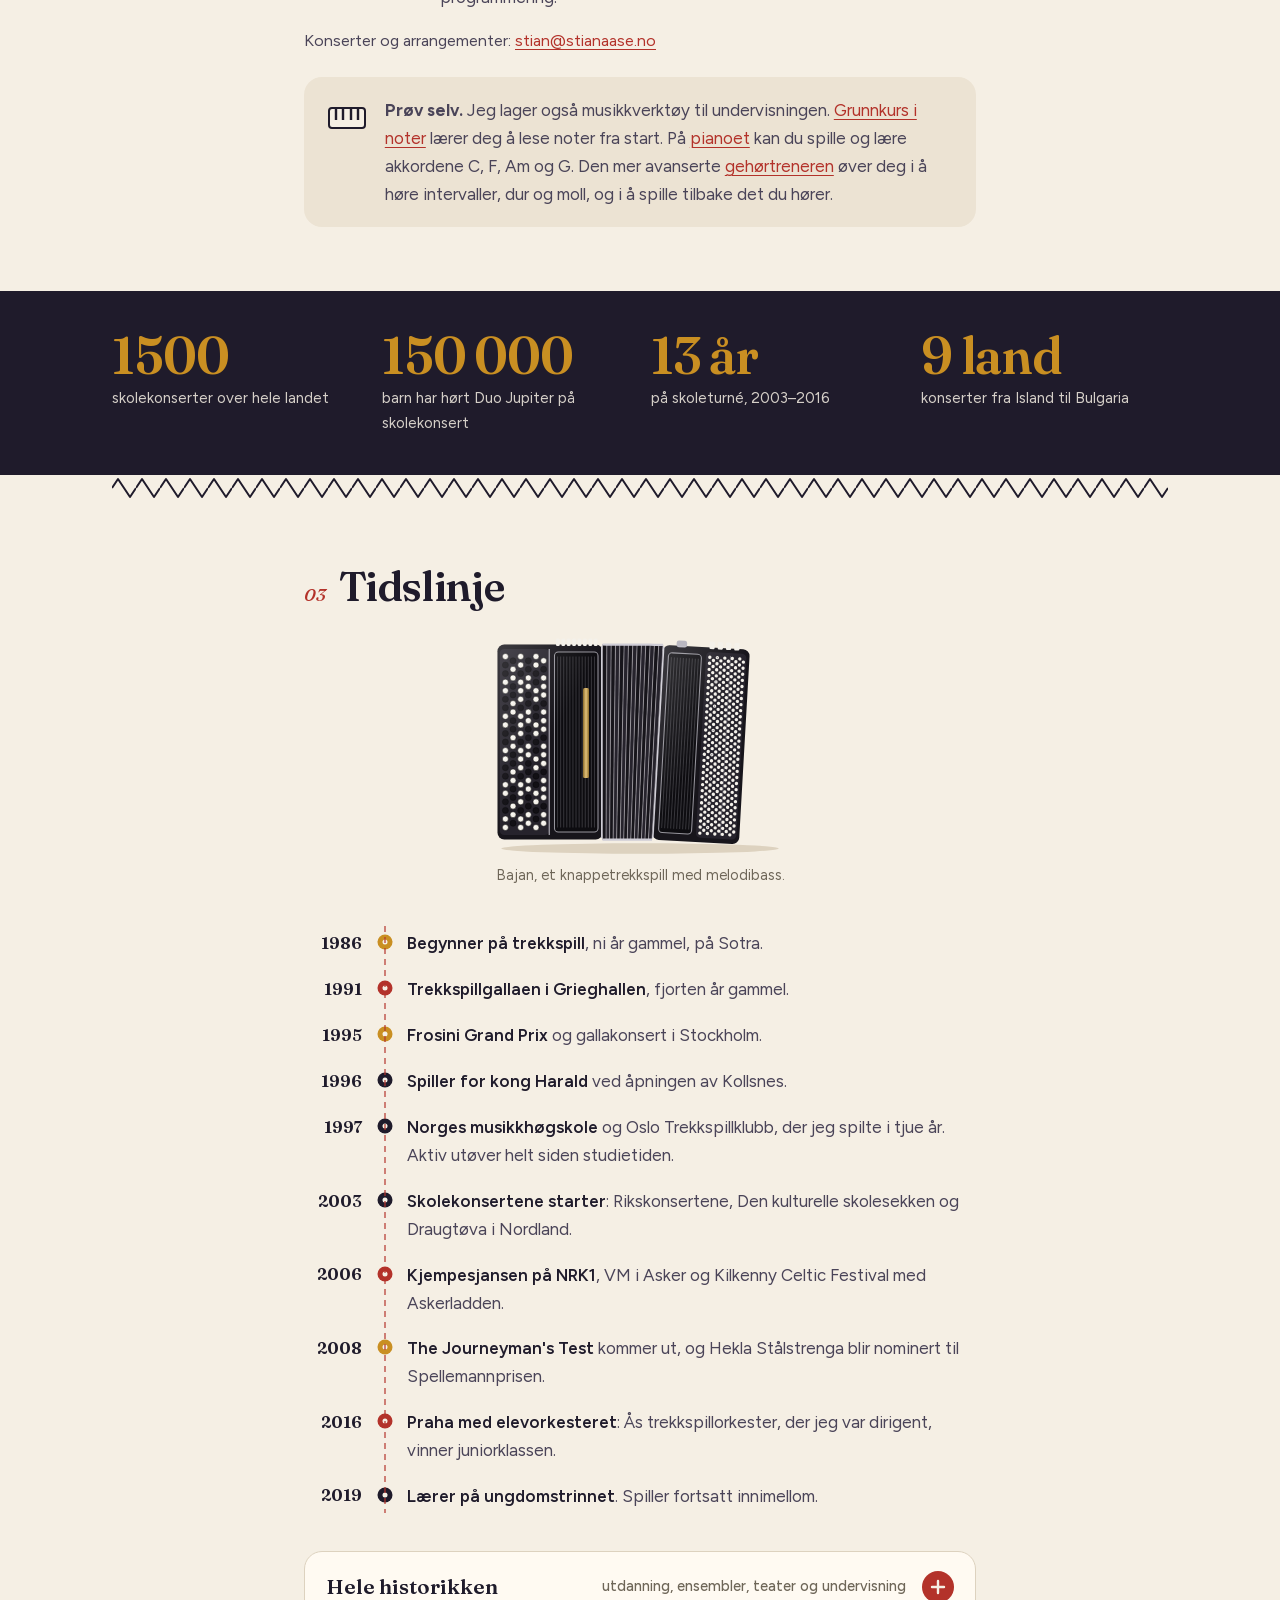
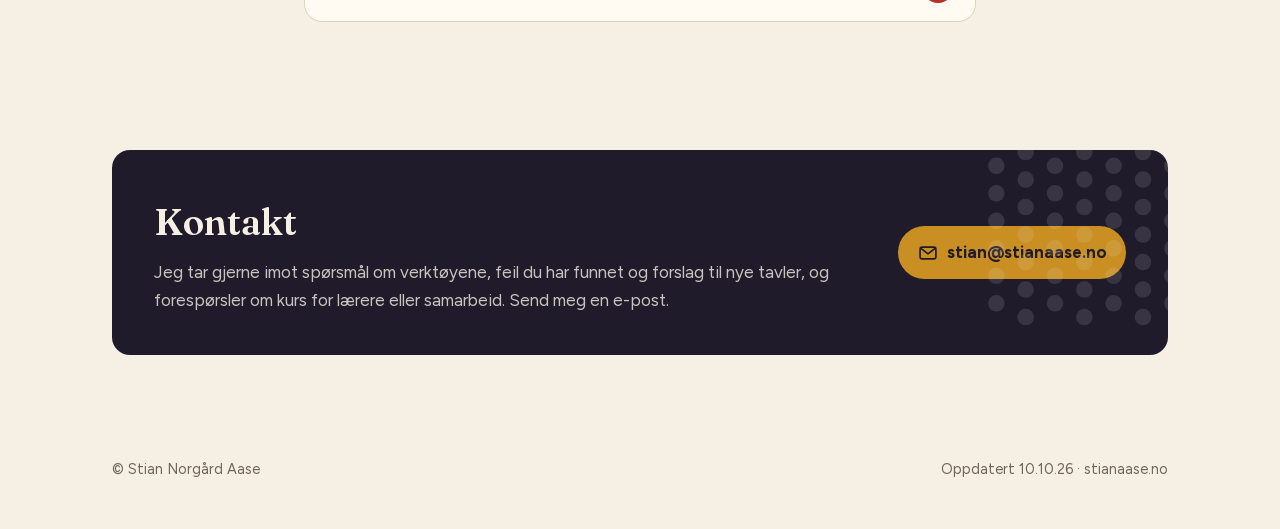
<file: musikk/index.html>
<!doctype html>
<html lang="nb">
<head>
<meta charset="utf-8">
<meta name="viewport" content="width=device-width, initial-scale=1">
<title>Musiker – Stian Norgård Aase</title>
<meta name="description" content="Stian Aase (Stian Norgård Aase), trekkspiller og instruktør. Innspillinger med Røyseng/Aase, Ingunn Bjørgo Band, Askerladden og Hekla Stålstrenga.">
<meta property="og:type" content="website">
<meta property="og:locale" content="nb_NO">
<meta property="og:site_name" content="stianaase.no">
<meta property="og:title" content="Musiker – Stian Norgård Aase">
<meta property="og:description" content="Stian Aase (Stian Norgård Aase), trekkspiller og instruktør. Innspillinger med Røyseng/Aase, Ingunn Bjørgo Band, Askerladden og Hekla Stålstrenga.">
<meta property="og:url" content="https://sabajan-ki.github.io/stianaase-no/musikk/">
<meta property="og:image" content="https://sabajan-ki.github.io/stianaase-no/delingsbilde.png">
<meta property="og:image:width" content="1200">
<meta property="og:image:height" content="630">
<meta property="og:image:alt" content="Øvingstavler og musikkverktøy for klasserommet, med tegninger av to skoletavler og noter">
<meta name="twitter:card" content="summary_large_image">
<link rel="icon" href="../favicon.svg" type="image/svg+xml">
<link rel="stylesheet" href="../fonter/fonter.css">
<link rel="stylesheet" href="../v2.css">
</head>
<body>
<svg width="0" height="0" style="position:absolute" aria-hidden="true">
  <defs>
    <pattern id="zz" width="24" height="26" patternUnits="userSpaceOnUse">
      <path d="M0 13 L6 4 L12 13 L18 22 L24 13" fill="none" stroke="currentColor" stroke-width="2" stroke-linejoin="round"/>
    </pattern>
  </defs>
  <symbol id="i-arrow" viewBox="0 0 20 20"><path d="M3 10h13M11 5l5 5-5 5" fill="none" stroke="currentColor" stroke-width="2.2" stroke-linecap="round" stroke-linejoin="round"/></symbol>
  <symbol id="i-ext" viewBox="0 0 16 16"><path d="M6 3H3v10h10v-3M9 3h4v4M13 3 7 9" fill="none" stroke="currentColor" stroke-width="1.8" stroke-linecap="round" stroke-linejoin="round"/></symbol>
  <symbol id="i-play" viewBox="0 0 16 16"><circle cx="8" cy="8" r="7" fill="none" stroke="currentColor" stroke-width="1.6"/><path d="M6.5 5.2v5.6L11 8z" fill="currentColor"/></symbol>
  <symbol id="i-mail" viewBox="0 0 24 24"><rect x="2.5" y="5" width="19" height="14" rx="2.5" fill="none" stroke="currentColor" stroke-width="2"/><path d="m3.5 6.5 8.5 6.5 8.5-6.5" fill="none" stroke="currentColor" stroke-width="2" stroke-linejoin="round"/></symbol>
  <symbol id="i-plus" viewBox="0 0 16 16"><path d="M8 2v12M2 8h12" stroke="currentColor" stroke-width="2.4" stroke-linecap="round"/></symbol>
</svg>
<header class="top"><div class="wrap"><a class="brand" href="../"><svg viewBox="0 0 32 32" role="img" aria-label="Kritt-tavle: en halvnote er lik to fjerdedeler"><rect x="1" y="2" width="30" height="23" rx="3" fill="#8a6a3e"/><rect x="3" y="4" width="26" height="19" rx="1.5" fill="#2b3a35"/><rect x="0" y="25" width="32" height="3.2" rx="1.6" fill="#6f5430"/><rect x="19" y="23.6" width="6" height="2" rx="1" fill="#f4efe6"/><rect x="26" y="23.8" width="3.6" height="1.8" rx=".9" fill="#e8806f"/><ellipse cx="9" cy="17" rx="2.1" ry="1.55" transform="rotate(-20 9 17)" fill="none" stroke="#f4efe6" stroke-width="1"/><path d="M10.9 16.7 V8" stroke="#f4efe6" stroke-width="1" stroke-linecap="round"/><text x="15.6" y="17.2" text-anchor="middle" font-family="Figtree, sans-serif" font-weight="600" font-size="8" fill="#f4efe6">=</text><text x="21.5" y="13.4" text-anchor="middle" font-family="Figtree, sans-serif" font-weight="600" font-size="6" fill="#e8806f">2</text><path d="M19 15 H24" stroke="#e8806f" stroke-width="1"/><text x="21.5" y="20.8" text-anchor="middle" font-family="Figtree, sans-serif" font-weight="600" font-size="6" fill="#e8806f">4</text></svg>Stian N. Aase</a><nav><a href="#kontakt">Kontakt</a></nav></div></header>
<main>

<div class="hero kort"><div class="wrap">
  <ul class="kicker"><li>Trekkspill</li><li>Folkemusikk</li><li>Klassisk</li><li>Tango</li></ul>
  <h1>Musiker</h1>
  <p class="lead">Jeg spiller bajan, et knappetrekkspill med melodibass, mest i folkemusikk, klassisk musikk, tango og viser. Her kan du høre noen av innspillingene jeg er med på.</p>
</div></div>

<section id="lytt"><div class="wrap">
  <div class="sec-head"><span class="num">01</span><h2 class="sec">Lytt</h2></div>
  <ul class="records"><li class="rec"><svg class="disc" viewBox="0 0 120 120" role="img" aria-label="Plate: The Journeyman's Test"><g class="spin"><circle cx="60" cy="60" r="58" fill="#1a1722"/><circle cx="60" cy="60" r="30" fill="none" stroke="#fff" stroke-opacity=".07" stroke-width="1"/><circle cx="60" cy="60" r="34" fill="none" stroke="#fff" stroke-opacity=".07" stroke-width="1"/><circle cx="60" cy="60" r="38" fill="none" stroke="#fff" stroke-opacity=".07" stroke-width="1"/><circle cx="60" cy="60" r="42" fill="none" stroke="#fff" stroke-opacity=".07" stroke-width="1"/><circle cx="60" cy="60" r="46" fill="none" stroke="#fff" stroke-opacity=".07" stroke-width="1"/><circle cx="60" cy="60" r="50" fill="none" stroke="#fff" stroke-opacity=".07" stroke-width="1"/><circle cx="60" cy="60" r="54" fill="none" stroke="#fff" stroke-opacity=".07" stroke-width="1"/><path d="M60 4 A56 56 0 0 1 112 42" fill="none" stroke="#fff" stroke-opacity=".18" stroke-width="3" stroke-linecap="round"/><circle cx="60" cy="60" r="24" fill="#b3322a"/><text x="60" y="64.5" text-anchor="middle" font-family="Figtree, sans-serif" font-weight="700" font-size="12" fill="#fff" letter-spacing=".5">R|A</text><circle cx="60" cy="60" r="2.6" fill="#1a1722"/></g></svg><div><img class="logo" src="royseng-aase-logo.jpg" alt="Røyseng | Aase" width="2000" height="158"><div class="who">Røyseng/Aase</div><div class="title">The Journeyman's Test</div><div class="meta">2008 · duo for to bajaner: Grieg, Piazzolla, Vivaldi og Bach, og ny norsk musikk · <a href="../duojupiter/">Om Duo Jupiter</a></div><div class="pills"><a href="https://open.spotify.com/album/3mA7PVB6mHPPDYkiJm0med"><svg><use href="#i-play"/></svg>Spotify</a><a href="https://play.qobuz.com/album/kblv3fd0qxf9b"><svg><use href="#i-play"/></svg>Qobuz</a></div><div class="utdrag" data-spor="0JcxWEOReEkmlKUehlp7Iy"><button type="button" class="spill"><svg><use href="#i-play"/></svg>Hør «Allegro, Vivaldi op. 3 nr. 8»</button></div></div></li><li class="rec"><svg class="disc" viewBox="0 0 120 120" role="img" aria-label="Plate: Hekla Stålstrenga"><g class="spin"><circle cx="60" cy="60" r="58" fill="#1a1722"/><circle cx="60" cy="60" r="30" fill="none" stroke="#fff" stroke-opacity=".07" stroke-width="1"/><circle cx="60" cy="60" r="34" fill="none" stroke="#fff" stroke-opacity=".07" stroke-width="1"/><circle cx="60" cy="60" r="38" fill="none" stroke="#fff" stroke-opacity=".07" stroke-width="1"/><circle cx="60" cy="60" r="42" fill="none" stroke="#fff" stroke-opacity=".07" stroke-width="1"/><circle cx="60" cy="60" r="46" fill="none" stroke="#fff" stroke-opacity=".07" stroke-width="1"/><circle cx="60" cy="60" r="50" fill="none" stroke="#fff" stroke-opacity=".07" stroke-width="1"/><circle cx="60" cy="60" r="54" fill="none" stroke="#fff" stroke-opacity=".07" stroke-width="1"/><path d="M60 4 A56 56 0 0 1 112 42" fill="none" stroke="#fff" stroke-opacity=".18" stroke-width="3" stroke-linecap="round"/><circle cx="60" cy="60" r="24" fill="#2f6f73"/><text x="60" y="64.5" text-anchor="middle" font-family="Figtree, sans-serif" font-weight="700" font-size="12" fill="#fff" letter-spacing=".5">HS</text><circle cx="60" cy="60" r="2.6" fill="#1a1722"/></g></svg><div><div class="who">Hekla Stålstrenga</div><div class="title">Hekla Stålstrenga</div><div class="meta">2008 · <a href="https://no.wikipedia.org/wiki/Spellemannprisen_2008">nominert til Spellemannprisen</a> · trekkspill på «Hjertebank», også på samleplata <a href="https://www.discogs.com/release/6915516-Various-FolkeLarm-Oslo2009">FolkeLarm Oslo2009</a></div><div class="pills"><a href="https://open.spotify.com/album/0ZYuiQuKbJpBzC7t4WRTEW"><svg><use href="#i-play"/></svg>Spotify</a><a href="https://play.qobuz.com/album/hf58759hqlthc"><svg><use href="#i-play"/></svg>Qobuz</a></div><div class="utdrag" data-spor="4IIa8m1o6p906FJPgXB2cd"><button type="button" class="spill"><svg><use href="#i-play"/></svg>Hør «Hjertebank»</button></div></div></li><li class="rec"><svg class="disc" viewBox="0 0 120 120" role="img" aria-label="Plate: Borderland / Grenseland"><g class="spin"><circle cx="60" cy="60" r="58" fill="#1a1722"/><circle cx="60" cy="60" r="30" fill="none" stroke="#fff" stroke-opacity=".07" stroke-width="1"/><circle cx="60" cy="60" r="34" fill="none" stroke="#fff" stroke-opacity=".07" stroke-width="1"/><circle cx="60" cy="60" r="38" fill="none" stroke="#fff" stroke-opacity=".07" stroke-width="1"/><circle cx="60" cy="60" r="42" fill="none" stroke="#fff" stroke-opacity=".07" stroke-width="1"/><circle cx="60" cy="60" r="46" fill="none" stroke="#fff" stroke-opacity=".07" stroke-width="1"/><circle cx="60" cy="60" r="50" fill="none" stroke="#fff" stroke-opacity=".07" stroke-width="1"/><circle cx="60" cy="60" r="54" fill="none" stroke="#fff" stroke-opacity=".07" stroke-width="1"/><path d="M60 4 A56 56 0 0 1 112 42" fill="none" stroke="#fff" stroke-opacity=".18" stroke-width="3" stroke-linecap="round"/><circle cx="60" cy="60" r="24" fill="#c98f22"/><text x="60" y="64.5" text-anchor="middle" font-family="Figtree, sans-serif" font-weight="700" font-size="12" fill="#fff" letter-spacing=".5">IBB</text><circle cx="60" cy="60" r="2.6" fill="#1a1722"/></g></svg><div><div class="who">Ingunn Bjørgo Band</div><div class="title">Borderland / Grenseland</div><div class="meta">2007 · folkemusikk</div><div class="pills"><a href="https://open.spotify.com/album/60YQohKBx2l9gAlGfPeEDb"><svg><use href="#i-play"/></svg>Spotify</a><a href="https://music.apple.com/us/album/borderland-grenseland/297380135"><svg><use href="#i-play"/></svg>Apple Music</a><a href="https://play.qobuz.com/album/oevibdim8wibc"><svg><use href="#i-play"/></svg>Qobuz</a></div><div class="utdrag" data-spor="0zp1joct8hEgBBdTvRWVUi"><button type="button" class="spill"><svg><use href="#i-play"/></svg>Hør «Askerladd på avveie»</button></div></div></li><li class="rec"><svg class="disc" viewBox="0 0 120 120" role="img" aria-label="Plate: Full Oppladding"><g class="spin"><circle cx="60" cy="60" r="58" fill="#1a1722"/><circle cx="60" cy="60" r="30" fill="none" stroke="#fff" stroke-opacity=".07" stroke-width="1"/><circle cx="60" cy="60" r="34" fill="none" stroke="#fff" stroke-opacity=".07" stroke-width="1"/><circle cx="60" cy="60" r="38" fill="none" stroke="#fff" stroke-opacity=".07" stroke-width="1"/><circle cx="60" cy="60" r="42" fill="none" stroke="#fff" stroke-opacity=".07" stroke-width="1"/><circle cx="60" cy="60" r="46" fill="none" stroke="#fff" stroke-opacity=".07" stroke-width="1"/><circle cx="60" cy="60" r="50" fill="none" stroke="#fff" stroke-opacity=".07" stroke-width="1"/><circle cx="60" cy="60" r="54" fill="none" stroke="#fff" stroke-opacity=".07" stroke-width="1"/><path d="M60 4 A56 56 0 0 1 112 42" fill="none" stroke="#fff" stroke-opacity=".18" stroke-width="3" stroke-linecap="round"/><circle cx="60" cy="60" r="24" fill="#5b3f75"/><text x="60" y="64.5" text-anchor="middle" font-family="Figtree, sans-serif" font-weight="700" font-size="12" fill="#fff" letter-spacing=".5">AL</text><circle cx="60" cy="60" r="2.6" fill="#1a1722"/></g></svg><div><div class="who">Askerladden</div><div class="title">Full Oppladding</div><div class="meta">2006 · gammeldans og folkemusikk</div><div class="pills"><a href="https://open.spotify.com/album/25SGd0zQUH8HfAPtNt7Bf6"><svg><use href="#i-play"/></svg>Spotify</a><a href="https://play.qobuz.com/album/qvzw1zzoy8eca"><svg><use href="#i-play"/></svg>Qobuz</a></div><div class="utdrag" data-spor="2XQFgr790WgG6AHWCOUacp"><button type="button" class="spill"><svg><use href="#i-play"/></svg>Hør «Med Ludvig i sekken»</button></div></div></li></ul>
  <p class="spotify-merk">Spilleren hentes fra Spotify først når du trykker «Hør». Uten Spotify-konto hører du et utdrag på 30 sekunder.</p>
  <script src="../lytt.js" defer></script>
  <div class="callout">
    <svg viewBox="0 0 44 44" aria-hidden="true"><circle cx="22" cy="22" r="20" class="f-redsoft"/><path d="M17 30V14l13-3v16" fill="none" class="s-red" stroke-width="2.6" stroke-linejoin="round"/><circle cx="14" cy="30" r="3.6" class="f-red"/><circle cx="27" cy="27" r="3.6" class="f-red"/></svg>
    <div><p>To av Ingunn Bjørgos melodier fra disse platene har fått nytt liv hos andre. Gaute Ormåsen samplet innspillingen vår av «Askerladd på avveie» fra Grenseland i «Tusenvis av lysglimt» (2020, <a href="https://open.spotify.com/track/3t3lBuZdohRAv658meMzUU">Spotify</a> · <a href="https://play.qobuz.com/album/c0xkzqchvg2gb">Qobuz</a>). Helene Bøksle laget en ny versjon av «Med Ludvig i sekken» fra Full Oppladding, med navnet «Hildring», på plata Svalbard (2013, <a href="https://play.qobuz.com/album/k41fcx1n14npc">Qobuz</a>).</p></div>
  </div>
</div></section>

<section id="om"><div class="wrap narrow">
  <div class="sec-head"><span class="num">02</span><h2 class="sec">Om meg</h2></div>
    <dl class="presentasjon">
      <div><dt>Nå</dt><dd>Lærer på ungdomstrinnet, mye med elever én og én i spesialundervisningen. Jeg spiller fortsatt, mest sammen med sangere i folkemusikk, klassisk, operette og viser, og lager <a href="../">øvingsverktøy</a> for elever.</dd></div>
      <div><dt>Bakgrunn</dt><dd>Trekkspiller fra Sotra. Rundt tjue år som instruktør i kulturskolen, konserter og skolekonserter rundt i landet, plateinnspillinger og tjue år i Oslo Trekkspillklubb.</dd></div>
      <div><dt>Utdanning</dt><dd>Utøvende musikk ved Norges musikkhøgskole og pedagogikk, med videreutdanning i spesialpedagogikk, matematikk og programmering.</dd></div>
    </dl>
    <p class="lead kontaktlinje">Konserter og arrangementer: <a href="mailto:stian@stianaase.no">stian@stianaase.no</a></p>
  <div class="callout prov">
    <svg viewBox="0 0 44 44" aria-hidden="true"><rect x="4" y="12" width="36" height="20" rx="3" class="f-paper s-ink" stroke-width="2"/><path d="M11 12 V24 M18 12 V24 M26 12 V24 M33 12 V24" class="s-ink" stroke-width="2.4"/></svg>
    <div><p><b>Prøv selv.</b> Jeg lager også musikkverktøy til undervisningen. <a href="notekurs.html">Grunnkurs i noter</a> lærer deg å lese noter fra start. På <a href="piano.html">pianoet</a> kan du spille og lære akkordene C, F, Am og G. Den mer avanserte <a href="gehortrener.html">gehørtreneren</a> øver deg i å høre intervaller, dur og moll, og i å spille tilbake det du hører.</p></div>
  </div>
</div></section>

<div class="stats"><div class="wrap grid">
  <div class="stat"><div class="n">1500</div><div class="t">skolekonserter over hele landet</div></div>
  <div class="stat"><div class="n">150&nbsp;000</div><div class="t">barn har hørt Duo Jupiter på skolekonsert</div></div>
  <div class="stat"><div class="n">13 år</div><div class="t">på skoleturné, 2003–2016</div></div>
  <div class="stat"><div class="n">9 land</div><div class="t">konserter fra Island til Bulgaria</div></div>
</div></div>

<div class="wrap"><svg class="belg gold" aria-hidden="true" preserveAspectRatio="none"><rect width="100%" height="26" fill="url(#zz)"/></svg></div>

<section id="historikk"><div class="wrap narrow">
  <div class="sec-head"><span class="num">03</span><h2 class="sec">Tidslinje</h2></div>
  <figure class="bajan-fig"><svg class="bajan" viewBox="0 0 400 300" width="300" role="img" aria-label="Tegning av en bajan, et knappetrekkspill med melodibass" data-top="18" data-bot="278" data-x0="150" data-x1="216" data-n="14"><defs><linearGradient id="bjglans" x1="0" y1="0" x2="1" y2="1"><stop offset="0" stop-color="#fff" stop-opacity=".16"/><stop offset=".5" stop-color="#fff" stop-opacity="0"/></linearGradient><linearGradient id="bjgull" x1="0" y1="0" x2="1" y2="0"><stop offset="0" stop-color="#8a6a2a"/><stop offset=".5" stop-color="#e3c27a"/><stop offset="1" stop-color="#8a6a2a"/></linearGradient></defs><ellipse cx="200" cy="290" rx="185" ry="7" class="f-line"/><rect x="10" y="18" width="140" height="260" rx="9" class="bj-body"/><rect x="13" y="24" width="66" height="248" rx="6" class="bj-body2"/><path d="M79 24 V272" class="bj-trim" stroke-width="1.6" opacity=".8"/><circle cx="20.5" cy="34.0" r="4" class="bj-key"/><circle cx="20.5" cy="34.0" r="4" fill="none" class="bj-edge" stroke-width=".7"/><circle cx="19.3" cy="32.8" r="1.2" fill="#fff" opacity=".7"/><circle cx="20.5" cy="45.4" r="4" class="bj-keyb"/><circle cx="20.5" cy="45.4" r="4" fill="none" class="bj-edge" stroke-width=".7"/><circle cx="20.5" cy="56.8" r="4" class="bj-keyb"/><circle cx="20.5" cy="56.8" r="4" fill="none" class="bj-edge" stroke-width=".7"/><circle cx="20.5" cy="68.2" r="4" class="bj-key"/><circle cx="20.5" cy="68.2" r="4" fill="none" class="bj-edge" stroke-width=".7"/><circle cx="19.3" cy="67.0" r="1.2" fill="#fff" opacity=".7"/><circle cx="20.5" cy="79.6" r="4" class="bj-key"/><circle cx="20.5" cy="79.6" r="4" fill="none" class="bj-edge" stroke-width=".7"/><circle cx="19.3" cy="78.4" r="1.2" fill="#fff" opacity=".7"/><circle cx="20.5" cy="91.0" r="4" class="bj-keyb"/><circle cx="20.5" cy="91.0" r="4" fill="none" class="bj-edge" stroke-width=".7"/><circle cx="20.5" cy="102.4" r="4" class="bj-keyb"/><circle cx="20.5" cy="102.4" r="4" fill="none" class="bj-edge" stroke-width=".7"/><circle cx="20.5" cy="113.8" r="4" class="bj-key"/><circle cx="20.5" cy="113.8" r="4" fill="none" class="bj-edge" stroke-width=".7"/><circle cx="19.3" cy="112.6" r="1.2" fill="#fff" opacity=".7"/><circle cx="20.5" cy="125.2" r="4" class="bj-key"/><circle cx="20.5" cy="125.2" r="4" fill="none" class="bj-edge" stroke-width=".7"/><circle cx="19.3" cy="124.0" r="1.2" fill="#fff" opacity=".7"/><circle cx="20.5" cy="136.6" r="4" class="bj-keyb"/><circle cx="20.5" cy="136.6" r="4" fill="none" class="bj-edge" stroke-width=".7"/><circle cx="20.5" cy="148.0" r="4" class="bj-keyb"/><circle cx="20.5" cy="148.0" r="4" fill="none" class="bj-edge" stroke-width=".7"/><circle cx="20.5" cy="159.4" r="4" class="bj-key"/><circle cx="20.5" cy="159.4" r="4" fill="none" class="bj-edge" stroke-width=".7"/><circle cx="19.3" cy="158.2" r="1.2" fill="#fff" opacity=".7"/><circle cx="20.5" cy="170.8" r="4" class="bj-key"/><circle cx="20.5" cy="170.8" r="4" fill="none" class="bj-edge" stroke-width=".7"/><circle cx="19.3" cy="169.6" r="1.2" fill="#fff" opacity=".7"/><circle cx="20.5" cy="182.2" r="4" class="bj-keyb"/><circle cx="20.5" cy="182.2" r="4" fill="none" class="bj-edge" stroke-width=".7"/><circle cx="20.5" cy="193.6" r="4" class="bj-keyb"/><circle cx="20.5" cy="193.6" r="4" fill="none" class="bj-edge" stroke-width=".7"/><circle cx="20.5" cy="205.0" r="4" class="bj-key"/><circle cx="20.5" cy="205.0" r="4" fill="none" class="bj-edge" stroke-width=".7"/><circle cx="19.3" cy="203.8" r="1.2" fill="#fff" opacity=".7"/><circle cx="20.5" cy="216.4" r="4" class="bj-key"/><circle cx="20.5" cy="216.4" r="4" fill="none" class="bj-edge" stroke-width=".7"/><circle cx="19.3" cy="215.2" r="1.2" fill="#fff" opacity=".7"/><circle cx="20.5" cy="227.8" r="4" class="bj-keyb"/><circle cx="20.5" cy="227.8" r="4" fill="none" class="bj-edge" stroke-width=".7"/><circle cx="20.5" cy="239.2" r="4" class="bj-keyb"/><circle cx="20.5" cy="239.2" r="4" fill="none" class="bj-edge" stroke-width=".7"/><circle cx="20.5" cy="250.6" r="4" class="bj-key"/><circle cx="20.5" cy="250.6" r="4" fill="none" class="bj-edge" stroke-width=".7"/><circle cx="19.3" cy="249.4" r="1.2" fill="#fff" opacity=".7"/><circle cx="20.5" cy="262.0" r="4" class="bj-key"/><circle cx="20.5" cy="262.0" r="4" fill="none" class="bj-edge" stroke-width=".7"/><circle cx="19.3" cy="260.8" r="1.2" fill="#fff" opacity=".7"/><circle cx="30.7" cy="39.7" r="4" class="bj-keyb"/><circle cx="30.7" cy="39.7" r="4" fill="none" class="bj-edge" stroke-width=".7"/><circle cx="30.7" cy="51.1" r="4" class="bj-key"/><circle cx="30.7" cy="51.1" r="4" fill="none" class="bj-edge" stroke-width=".7"/><circle cx="29.5" cy="49.9" r="1.2" fill="#fff" opacity=".7"/><circle cx="30.7" cy="62.5" r="4" class="bj-key"/><circle cx="30.7" cy="62.5" r="4" fill="none" class="bj-edge" stroke-width=".7"/><circle cx="29.5" cy="61.3" r="1.2" fill="#fff" opacity=".7"/><circle cx="30.7" cy="73.9" r="4" class="bj-keyb"/><circle cx="30.7" cy="73.9" r="4" fill="none" class="bj-edge" stroke-width=".7"/><circle cx="30.7" cy="85.3" r="4" class="bj-keyb"/><circle cx="30.7" cy="85.3" r="4" fill="none" class="bj-edge" stroke-width=".7"/><circle cx="30.7" cy="96.7" r="4" class="bj-key"/><circle cx="30.7" cy="96.7" r="4" fill="none" class="bj-edge" stroke-width=".7"/><circle cx="29.5" cy="95.5" r="1.2" fill="#fff" opacity=".7"/><circle cx="30.7" cy="108.1" r="4" class="bj-key"/><circle cx="30.7" cy="108.1" r="4" fill="none" class="bj-edge" stroke-width=".7"/><circle cx="29.5" cy="106.9" r="1.2" fill="#fff" opacity=".7"/><circle cx="30.7" cy="119.5" r="4" class="bj-keyb"/><circle cx="30.7" cy="119.5" r="4" fill="none" class="bj-edge" stroke-width=".7"/><circle cx="30.7" cy="130.9" r="4" class="bj-keyb"/><circle cx="30.7" cy="130.9" r="4" fill="none" class="bj-edge" stroke-width=".7"/><circle cx="30.7" cy="142.3" r="4" class="bj-key"/><circle cx="30.7" cy="142.3" r="4" fill="none" class="bj-edge" stroke-width=".7"/><circle cx="29.5" cy="141.1" r="1.2" fill="#fff" opacity=".7"/><circle cx="30.7" cy="153.7" r="4" class="bj-key"/><circle cx="30.7" cy="153.7" r="4" fill="none" class="bj-edge" stroke-width=".7"/><circle cx="29.5" cy="152.5" r="1.2" fill="#fff" opacity=".7"/><circle cx="30.7" cy="165.1" r="4" class="bj-keyb"/><circle cx="30.7" cy="165.1" r="4" fill="none" class="bj-edge" stroke-width=".7"/><circle cx="30.7" cy="176.5" r="4" class="bj-keyb"/><circle cx="30.7" cy="176.5" r="4" fill="none" class="bj-edge" stroke-width=".7"/><circle cx="30.7" cy="187.9" r="4" class="bj-key"/><circle cx="30.7" cy="187.9" r="4" fill="none" class="bj-edge" stroke-width=".7"/><circle cx="29.5" cy="186.7" r="1.2" fill="#fff" opacity=".7"/><circle cx="30.7" cy="199.3" r="4" class="bj-key"/><circle cx="30.7" cy="199.3" r="4" fill="none" class="bj-edge" stroke-width=".7"/><circle cx="29.5" cy="198.1" r="1.2" fill="#fff" opacity=".7"/><circle cx="30.7" cy="210.7" r="4" class="bj-keyb"/><circle cx="30.7" cy="210.7" r="4" fill="none" class="bj-edge" stroke-width=".7"/><circle cx="30.7" cy="222.1" r="4" class="bj-keyb"/><circle cx="30.7" cy="222.1" r="4" fill="none" class="bj-edge" stroke-width=".7"/><circle cx="30.7" cy="233.5" r="4" class="bj-key"/><circle cx="30.7" cy="233.5" r="4" fill="none" class="bj-edge" stroke-width=".7"/><circle cx="29.5" cy="232.3" r="1.2" fill="#fff" opacity=".7"/><circle cx="30.7" cy="244.9" r="4" class="bj-key"/><circle cx="30.7" cy="244.9" r="4" fill="none" class="bj-edge" stroke-width=".7"/><circle cx="29.5" cy="243.7" r="1.2" fill="#fff" opacity=".7"/><circle cx="30.7" cy="256.3" r="4" class="bj-keyb"/><circle cx="30.7" cy="256.3" r="4" fill="none" class="bj-edge" stroke-width=".7"/><circle cx="40.9" cy="34.0" r="4" class="bj-key"/><circle cx="40.9" cy="34.0" r="4" fill="none" class="bj-edge" stroke-width=".7"/><circle cx="39.7" cy="32.8" r="1.2" fill="#fff" opacity=".7"/><circle cx="40.9" cy="45.4" r="4" class="bj-key"/><circle cx="40.9" cy="45.4" r="4" fill="none" class="bj-edge" stroke-width=".7"/><circle cx="39.7" cy="44.2" r="1.2" fill="#fff" opacity=".7"/><circle cx="40.9" cy="56.8" r="4" class="bj-keyb"/><circle cx="40.9" cy="56.8" r="4" fill="none" class="bj-edge" stroke-width=".7"/><circle cx="40.9" cy="68.2" r="4" class="bj-key"/><circle cx="40.9" cy="68.2" r="4" fill="none" class="bj-edge" stroke-width=".7"/><circle cx="39.7" cy="67.0" r="1.2" fill="#fff" opacity=".7"/><circle cx="40.9" cy="79.6" r="4" class="bj-key"/><circle cx="40.9" cy="79.6" r="4" fill="none" class="bj-edge" stroke-width=".7"/><circle cx="39.7" cy="78.4" r="1.2" fill="#fff" opacity=".7"/><circle cx="40.9" cy="91.0" r="4" class="bj-key"/><circle cx="40.9" cy="91.0" r="4" fill="none" class="bj-edge" stroke-width=".7"/><circle cx="39.7" cy="89.8" r="1.2" fill="#fff" opacity=".7"/><circle cx="40.9" cy="102.4" r="4" class="bj-keyb"/><circle cx="40.9" cy="102.4" r="4" fill="none" class="bj-edge" stroke-width=".7"/><circle cx="40.9" cy="113.8" r="4" class="bj-key"/><circle cx="40.9" cy="113.8" r="4" fill="none" class="bj-edge" stroke-width=".7"/><circle cx="39.7" cy="112.6" r="1.2" fill="#fff" opacity=".7"/><circle cx="40.9" cy="125.2" r="4" class="bj-key"/><circle cx="40.9" cy="125.2" r="4" fill="none" class="bj-edge" stroke-width=".7"/><circle cx="39.7" cy="124.0" r="1.2" fill="#fff" opacity=".7"/><circle cx="40.9" cy="136.6" r="4" class="bj-key"/><circle cx="40.9" cy="136.6" r="4" fill="none" class="bj-edge" stroke-width=".7"/><circle cx="39.7" cy="135.4" r="1.2" fill="#fff" opacity=".7"/><circle cx="40.9" cy="148.0" r="4" class="bj-keyb"/><circle cx="40.9" cy="148.0" r="4" fill="none" class="bj-edge" stroke-width=".7"/><circle cx="40.9" cy="159.4" r="4" class="bj-key"/><circle cx="40.9" cy="159.4" r="4" fill="none" class="bj-edge" stroke-width=".7"/><circle cx="39.7" cy="158.2" r="1.2" fill="#fff" opacity=".7"/><circle cx="40.9" cy="170.8" r="4" class="bj-key"/><circle cx="40.9" cy="170.8" r="4" fill="none" class="bj-edge" stroke-width=".7"/><circle cx="39.7" cy="169.6" r="1.2" fill="#fff" opacity=".7"/><circle cx="40.9" cy="182.2" r="4" class="bj-key"/><circle cx="40.9" cy="182.2" r="4" fill="none" class="bj-edge" stroke-width=".7"/><circle cx="39.7" cy="181.0" r="1.2" fill="#fff" opacity=".7"/><circle cx="40.9" cy="193.6" r="4" class="bj-keyb"/><circle cx="40.9" cy="193.6" r="4" fill="none" class="bj-edge" stroke-width=".7"/><circle cx="40.9" cy="205.0" r="4" class="bj-key"/><circle cx="40.9" cy="205.0" r="4" fill="none" class="bj-edge" stroke-width=".7"/><circle cx="39.7" cy="203.8" r="1.2" fill="#fff" opacity=".7"/><circle cx="40.9" cy="216.4" r="4" class="bj-key"/><circle cx="40.9" cy="216.4" r="4" fill="none" class="bj-edge" stroke-width=".7"/><circle cx="39.7" cy="215.2" r="1.2" fill="#fff" opacity=".7"/><circle cx="40.9" cy="227.8" r="4" class="bj-key"/><circle cx="40.9" cy="227.8" r="4" fill="none" class="bj-edge" stroke-width=".7"/><circle cx="39.7" cy="226.6" r="1.2" fill="#fff" opacity=".7"/><circle cx="40.9" cy="239.2" r="4" class="bj-keyb"/><circle cx="40.9" cy="239.2" r="4" fill="none" class="bj-edge" stroke-width=".7"/><circle cx="40.9" cy="250.6" r="4" class="bj-key"/><circle cx="40.9" cy="250.6" r="4" fill="none" class="bj-edge" stroke-width=".7"/><circle cx="39.7" cy="249.4" r="1.2" fill="#fff" opacity=".7"/><circle cx="40.9" cy="262.0" r="4" class="bj-key"/><circle cx="40.9" cy="262.0" r="4" fill="none" class="bj-edge" stroke-width=".7"/><circle cx="39.7" cy="260.8" r="1.2" fill="#fff" opacity=".7"/><circle cx="51.1" cy="39.7" r="4" class="bj-keyb"/><circle cx="51.1" cy="39.7" r="4" fill="none" class="bj-edge" stroke-width=".7"/><circle cx="51.1" cy="51.1" r="4" class="bj-keyb"/><circle cx="51.1" cy="51.1" r="4" fill="none" class="bj-edge" stroke-width=".7"/><circle cx="51.1" cy="62.5" r="4" class="bj-key"/><circle cx="51.1" cy="62.5" r="4" fill="none" class="bj-edge" stroke-width=".7"/><circle cx="49.9" cy="61.3" r="1.2" fill="#fff" opacity=".7"/><circle cx="51.1" cy="73.9" r="4" class="bj-key"/><circle cx="51.1" cy="73.9" r="4" fill="none" class="bj-edge" stroke-width=".7"/><circle cx="49.9" cy="72.7" r="1.2" fill="#fff" opacity=".7"/><circle cx="51.1" cy="85.3" r="4" class="bj-keyb"/><circle cx="51.1" cy="85.3" r="4" fill="none" class="bj-edge" stroke-width=".7"/><circle cx="51.1" cy="96.7" r="4" class="bj-keyb"/><circle cx="51.1" cy="96.7" r="4" fill="none" class="bj-edge" stroke-width=".7"/><circle cx="51.1" cy="108.1" r="4" class="bj-key"/><circle cx="51.1" cy="108.1" r="4" fill="none" class="bj-edge" stroke-width=".7"/><circle cx="49.9" cy="106.9" r="1.2" fill="#fff" opacity=".7"/><circle cx="51.1" cy="119.5" r="4" class="bj-key"/><circle cx="51.1" cy="119.5" r="4" fill="none" class="bj-edge" stroke-width=".7"/><circle cx="49.9" cy="118.3" r="1.2" fill="#fff" opacity=".7"/><circle cx="51.1" cy="130.9" r="4" class="bj-keyb"/><circle cx="51.1" cy="130.9" r="4" fill="none" class="bj-edge" stroke-width=".7"/><circle cx="51.1" cy="142.3" r="4" class="bj-keyb"/><circle cx="51.1" cy="142.3" r="4" fill="none" class="bj-edge" stroke-width=".7"/><circle cx="51.1" cy="153.7" r="4" class="bj-key"/><circle cx="51.1" cy="153.7" r="4" fill="none" class="bj-edge" stroke-width=".7"/><circle cx="49.9" cy="152.5" r="1.2" fill="#fff" opacity=".7"/><circle cx="51.1" cy="165.1" r="4" class="bj-key"/><circle cx="51.1" cy="165.1" r="4" fill="none" class="bj-edge" stroke-width=".7"/><circle cx="49.9" cy="163.9" r="1.2" fill="#fff" opacity=".7"/><circle cx="51.1" cy="176.5" r="4" class="bj-keyb"/><circle cx="51.1" cy="176.5" r="4" fill="none" class="bj-edge" stroke-width=".7"/><circle cx="51.1" cy="187.9" r="4" class="bj-keyb"/><circle cx="51.1" cy="187.9" r="4" fill="none" class="bj-edge" stroke-width=".7"/><circle cx="51.1" cy="199.3" r="4" class="bj-key"/><circle cx="51.1" cy="199.3" r="4" fill="none" class="bj-edge" stroke-width=".7"/><circle cx="49.9" cy="198.1" r="1.2" fill="#fff" opacity=".7"/><circle cx="51.1" cy="210.7" r="4" class="bj-key"/><circle cx="51.1" cy="210.7" r="4" fill="none" class="bj-edge" stroke-width=".7"/><circle cx="49.9" cy="209.5" r="1.2" fill="#fff" opacity=".7"/><circle cx="51.1" cy="222.1" r="4" class="bj-keyb"/><circle cx="51.1" cy="222.1" r="4" fill="none" class="bj-edge" stroke-width=".7"/><circle cx="51.1" cy="233.5" r="4" class="bj-keyb"/><circle cx="51.1" cy="233.5" r="4" fill="none" class="bj-edge" stroke-width=".7"/><circle cx="51.1" cy="244.9" r="4" class="bj-key"/><circle cx="51.1" cy="244.9" r="4" fill="none" class="bj-edge" stroke-width=".7"/><circle cx="49.9" cy="243.7" r="1.2" fill="#fff" opacity=".7"/><circle cx="51.1" cy="256.3" r="4" class="bj-key"/><circle cx="51.1" cy="256.3" r="4" fill="none" class="bj-edge" stroke-width=".7"/><circle cx="49.9" cy="255.1" r="1.2" fill="#fff" opacity=".7"/><circle cx="61.3" cy="34.0" r="4" class="bj-key"/><circle cx="61.3" cy="34.0" r="4" fill="none" class="bj-edge" stroke-width=".7"/><circle cx="60.1" cy="32.8" r="1.2" fill="#fff" opacity=".7"/><circle cx="61.3" cy="45.4" r="4" class="bj-key"/><circle cx="61.3" cy="45.4" r="4" fill="none" class="bj-edge" stroke-width=".7"/><circle cx="60.1" cy="44.2" r="1.2" fill="#fff" opacity=".7"/><circle cx="61.3" cy="56.8" r="4" class="bj-keyb"/><circle cx="61.3" cy="56.8" r="4" fill="none" class="bj-edge" stroke-width=".7"/><circle cx="61.3" cy="68.2" r="4" class="bj-keyb"/><circle cx="61.3" cy="68.2" r="4" fill="none" class="bj-edge" stroke-width=".7"/><circle cx="61.3" cy="79.6" r="4" class="bj-key"/><circle cx="61.3" cy="79.6" r="4" fill="none" class="bj-edge" stroke-width=".7"/><circle cx="60.1" cy="78.4" r="1.2" fill="#fff" opacity=".7"/><circle cx="61.3" cy="91.0" r="4" class="bj-key"/><circle cx="61.3" cy="91.0" r="4" fill="none" class="bj-edge" stroke-width=".7"/><circle cx="60.1" cy="89.8" r="1.2" fill="#fff" opacity=".7"/><circle cx="61.3" cy="102.4" r="4" class="bj-keyb"/><circle cx="61.3" cy="102.4" r="4" fill="none" class="bj-edge" stroke-width=".7"/><circle cx="61.3" cy="113.8" r="4" class="bj-keyb"/><circle cx="61.3" cy="113.8" r="4" fill="none" class="bj-edge" stroke-width=".7"/><circle cx="61.3" cy="125.2" r="4" class="bj-key"/><circle cx="61.3" cy="125.2" r="4" fill="none" class="bj-edge" stroke-width=".7"/><circle cx="60.1" cy="124.0" r="1.2" fill="#fff" opacity=".7"/><circle cx="61.3" cy="136.6" r="4" class="bj-key"/><circle cx="61.3" cy="136.6" r="4" fill="none" class="bj-edge" stroke-width=".7"/><circle cx="60.1" cy="135.4" r="1.2" fill="#fff" opacity=".7"/><circle cx="61.3" cy="148.0" r="4" class="bj-keyb"/><circle cx="61.3" cy="148.0" r="4" fill="none" class="bj-edge" stroke-width=".7"/><circle cx="61.3" cy="159.4" r="4" class="bj-keyb"/><circle cx="61.3" cy="159.4" r="4" fill="none" class="bj-edge" stroke-width=".7"/><circle cx="61.3" cy="170.8" r="4" class="bj-key"/><circle cx="61.3" cy="170.8" r="4" fill="none" class="bj-edge" stroke-width=".7"/><circle cx="60.1" cy="169.6" r="1.2" fill="#fff" opacity=".7"/><circle cx="61.3" cy="182.2" r="4" class="bj-key"/><circle cx="61.3" cy="182.2" r="4" fill="none" class="bj-edge" stroke-width=".7"/><circle cx="60.1" cy="181.0" r="1.2" fill="#fff" opacity=".7"/><circle cx="61.3" cy="193.6" r="4" class="bj-keyb"/><circle cx="61.3" cy="193.6" r="4" fill="none" class="bj-edge" stroke-width=".7"/><circle cx="61.3" cy="205.0" r="4" class="bj-keyb"/><circle cx="61.3" cy="205.0" r="4" fill="none" class="bj-edge" stroke-width=".7"/><circle cx="61.3" cy="216.4" r="4" class="bj-key"/><circle cx="61.3" cy="216.4" r="4" fill="none" class="bj-edge" stroke-width=".7"/><circle cx="60.1" cy="215.2" r="1.2" fill="#fff" opacity=".7"/><circle cx="61.3" cy="227.8" r="4" class="bj-key"/><circle cx="61.3" cy="227.8" r="4" fill="none" class="bj-edge" stroke-width=".7"/><circle cx="60.1" cy="226.6" r="1.2" fill="#fff" opacity=".7"/><circle cx="61.3" cy="239.2" r="4" class="bj-keyb"/><circle cx="61.3" cy="239.2" r="4" fill="none" class="bj-edge" stroke-width=".7"/><circle cx="61.3" cy="250.6" r="4" class="bj-keyb"/><circle cx="61.3" cy="250.6" r="4" fill="none" class="bj-edge" stroke-width=".7"/><circle cx="61.3" cy="262.0" r="4" class="bj-key"/><circle cx="61.3" cy="262.0" r="4" fill="none" class="bj-edge" stroke-width=".7"/><circle cx="60.1" cy="260.8" r="1.2" fill="#fff" opacity=".7"/><circle cx="71.5" cy="39.7" r="4" class="bj-key"/><circle cx="71.5" cy="39.7" r="4" fill="none" class="bj-edge" stroke-width=".7"/><circle cx="70.3" cy="38.5" r="1.2" fill="#fff" opacity=".7"/><circle cx="71.5" cy="51.1" r="4" class="bj-keyb"/><circle cx="71.5" cy="51.1" r="4" fill="none" class="bj-edge" stroke-width=".7"/><circle cx="71.5" cy="62.5" r="4" class="bj-key"/><circle cx="71.5" cy="62.5" r="4" fill="none" class="bj-edge" stroke-width=".7"/><circle cx="70.3" cy="61.3" r="1.2" fill="#fff" opacity=".7"/><circle cx="71.5" cy="73.9" r="4" class="bj-key"/><circle cx="71.5" cy="73.9" r="4" fill="none" class="bj-edge" stroke-width=".7"/><circle cx="70.3" cy="72.7" r="1.2" fill="#fff" opacity=".7"/><circle cx="71.5" cy="85.3" r="4" class="bj-key"/><circle cx="71.5" cy="85.3" r="4" fill="none" class="bj-edge" stroke-width=".7"/><circle cx="70.3" cy="84.1" r="1.2" fill="#fff" opacity=".7"/><circle cx="71.5" cy="96.7" r="4" class="bj-keyb"/><circle cx="71.5" cy="96.7" r="4" fill="none" class="bj-edge" stroke-width=".7"/><circle cx="71.5" cy="108.1" r="4" class="bj-key"/><circle cx="71.5" cy="108.1" r="4" fill="none" class="bj-edge" stroke-width=".7"/><circle cx="70.3" cy="106.9" r="1.2" fill="#fff" opacity=".7"/><circle cx="71.5" cy="119.5" r="4" class="bj-key"/><circle cx="71.5" cy="119.5" r="4" fill="none" class="bj-edge" stroke-width=".7"/><circle cx="70.3" cy="118.3" r="1.2" fill="#fff" opacity=".7"/><circle cx="71.5" cy="130.9" r="4" class="bj-key"/><circle cx="71.5" cy="130.9" r="4" fill="none" class="bj-edge" stroke-width=".7"/><circle cx="70.3" cy="129.7" r="1.2" fill="#fff" opacity=".7"/><circle cx="71.5" cy="142.3" r="4" class="bj-keyb"/><circle cx="71.5" cy="142.3" r="4" fill="none" class="bj-edge" stroke-width=".7"/><circle cx="71.5" cy="153.7" r="4" class="bj-key"/><circle cx="71.5" cy="153.7" r="4" fill="none" class="bj-edge" stroke-width=".7"/><circle cx="70.3" cy="152.5" r="1.2" fill="#fff" opacity=".7"/><circle cx="71.5" cy="165.1" r="4" class="bj-key"/><circle cx="71.5" cy="165.1" r="4" fill="none" class="bj-edge" stroke-width=".7"/><circle cx="70.3" cy="163.9" r="1.2" fill="#fff" opacity=".7"/><circle cx="71.5" cy="176.5" r="4" class="bj-key"/><circle cx="71.5" cy="176.5" r="4" fill="none" class="bj-edge" stroke-width=".7"/><circle cx="70.3" cy="175.3" r="1.2" fill="#fff" opacity=".7"/><circle cx="71.5" cy="187.9" r="4" class="bj-keyb"/><circle cx="71.5" cy="187.9" r="4" fill="none" class="bj-edge" stroke-width=".7"/><circle cx="71.5" cy="199.3" r="4" class="bj-key"/><circle cx="71.5" cy="199.3" r="4" fill="none" class="bj-edge" stroke-width=".7"/><circle cx="70.3" cy="198.1" r="1.2" fill="#fff" opacity=".7"/><circle cx="71.5" cy="210.7" r="4" class="bj-key"/><circle cx="71.5" cy="210.7" r="4" fill="none" class="bj-edge" stroke-width=".7"/><circle cx="70.3" cy="209.5" r="1.2" fill="#fff" opacity=".7"/><circle cx="71.5" cy="222.1" r="4" class="bj-key"/><circle cx="71.5" cy="222.1" r="4" fill="none" class="bj-edge" stroke-width=".7"/><circle cx="70.3" cy="220.9" r="1.2" fill="#fff" opacity=".7"/><circle cx="71.5" cy="233.5" r="4" class="bj-keyb"/><circle cx="71.5" cy="233.5" r="4" fill="none" class="bj-edge" stroke-width=".7"/><circle cx="71.5" cy="244.9" r="4" class="bj-key"/><circle cx="71.5" cy="244.9" r="4" fill="none" class="bj-edge" stroke-width=".7"/><circle cx="70.3" cy="243.7" r="1.2" fill="#fff" opacity=".7"/><circle cx="71.5" cy="256.3" r="4" class="bj-key"/><circle cx="71.5" cy="256.3" r="4" fill="none" class="bj-edge" stroke-width=".7"/><circle cx="70.3" cy="255.1" r="1.2" fill="#fff" opacity=".7"/><rect x="88.0" y="10" width="5" height="10" rx="1.6" class="bj-key"/><rect x="95.2" y="10" width="5" height="10" rx="1.6" class="bj-key"/><rect x="102.4" y="10" width="5" height="10" rx="1.6" class="bj-key"/><rect x="109.6" y="10" width="5" height="10" rx="1.6" class="bj-key"/><rect x="116.8" y="10" width="5" height="10" rx="1.6" class="bj-key"/><rect x="124.0" y="10" width="5" height="10" rx="1.6" class="bj-key"/><rect x="131.2" y="10" width="5" height="10" rx="1.6" class="bj-key"/><rect x="138.4" y="10" width="5" height="10" rx="1.6" class="bj-key"/><rect x="86" y="28" width="58" height="240" rx="5" class="bj-grille"/><path d="M90.1 34 V262" class="bj-trim" stroke-width="1.3" opacity=".22"/><path d="M94.2 34 V262" class="bj-trim" stroke-width="1.3" opacity=".22"/><path d="M98.3 34 V262" class="bj-trim" stroke-width="1.3" opacity=".22"/><path d="M102.4 34 V262" class="bj-trim" stroke-width="1.3" opacity=".22"/><path d="M106.5 34 V262" class="bj-trim" stroke-width="1.3" opacity=".22"/><path d="M110.6 34 V262" class="bj-trim" stroke-width="1.3" opacity=".22"/><path d="M114.7 34 V262" class="bj-trim" stroke-width="1.3" opacity=".22"/><path d="M118.8 34 V262" class="bj-trim" stroke-width="1.3" opacity=".22"/><path d="M122.9 34 V262" class="bj-trim" stroke-width="1.3" opacity=".22"/><path d="M127.0 34 V262" class="bj-trim" stroke-width="1.3" opacity=".22"/><path d="M131.1 34 V262" class="bj-trim" stroke-width="1.3" opacity=".22"/><path d="M135.2 34 V262" class="bj-trim" stroke-width="1.3" opacity=".22"/><path d="M139.3 34 V262" class="bj-trim" stroke-width="1.3" opacity=".22"/><rect x="86" y="28" width="58" height="240" rx="5" fill="none" class="bj-trim" stroke-width="1.4" opacity=".7"/><rect x="124" y="76" width="8" height="120" rx="2" fill="url(#bjgull)"/><rect x="10" y="18" width="140" height="260" rx="9" fill="url(#bjglans)"/><path d="M149 20 V276" class="bj-trim" stroke-width="2"/><g class="belg-g"><polygon class="fold bj-body" points="150.00,278.00 154.71,278.00 156.33,18.07 150.00,18.00"/><polygon class="fold bj-body2" points="154.71,278.00 159.43,278.00 162.67,18.14 156.33,18.07"/><polygon class="fold bj-body" points="159.43,278.00 164.14,278.00 169.00,18.21 162.67,18.14"/><polygon class="fold bj-body2" points="164.14,278.00 168.86,278.00 175.33,18.28 169.00,18.21"/><polygon class="fold bj-body" points="168.86,278.00 173.57,278.00 181.66,18.35 175.33,18.28"/><polygon class="fold bj-body2" points="173.57,278.00 178.29,278.00 188.00,18.42 181.66,18.35"/><polygon class="fold bj-body" points="178.29,278.00 183.00,278.00 194.33,18.49 188.00,18.42"/><polygon class="fold bj-body2" points="183.00,278.00 187.71,278.00 200.66,18.57 194.33,18.49"/><polygon class="fold bj-body" points="187.71,278.00 192.43,278.00 207.00,18.64 200.66,18.57"/><polygon class="fold bj-body2" points="192.43,278.00 197.14,278.00 213.33,18.71 207.00,18.64"/><polygon class="fold bj-body" points="197.14,278.00 201.86,278.00 219.66,18.78 213.33,18.71"/><polygon class="fold bj-body2" points="201.86,278.00 206.57,278.00 225.99,18.85 219.66,18.78"/><polygon class="fold bj-body" points="206.57,278.00 211.29,278.00 232.33,18.92 225.99,18.85"/><polygon class="fold bj-body2" points="211.29,278.00 216.00,278.00 238.66,18.99 232.33,18.92"/><line class="foldkant bj-trim" stroke-width=".9" opacity=".8" x1="150.00" y1="278.00" x2="150.00" y2="18.00"/><line class="foldkant bj-trim" stroke-width=".9" opacity=".8" x1="154.71" y1="278.00" x2="156.33" y2="18.07"/><line class="foldkant bj-trim" stroke-width=".9" opacity=".8" x1="159.43" y1="278.00" x2="162.67" y2="18.14"/><line class="foldkant bj-trim" stroke-width=".9" opacity=".8" x1="164.14" y1="278.00" x2="169.00" y2="18.21"/><line class="foldkant bj-trim" stroke-width=".9" opacity=".8" x1="168.86" y1="278.00" x2="175.33" y2="18.28"/><line class="foldkant bj-trim" stroke-width=".9" opacity=".8" x1="173.57" y1="278.00" x2="181.66" y2="18.35"/><line class="foldkant bj-trim" stroke-width=".9" opacity=".8" x1="178.29" y1="278.00" x2="188.00" y2="18.42"/><line class="foldkant bj-trim" stroke-width=".9" opacity=".8" x1="183.00" y1="278.00" x2="194.33" y2="18.49"/><line class="foldkant bj-trim" stroke-width=".9" opacity=".8" x1="187.71" y1="278.00" x2="200.66" y2="18.57"/><line class="foldkant bj-trim" stroke-width=".9" opacity=".8" x1="192.43" y1="278.00" x2="207.00" y2="18.64"/><line class="foldkant bj-trim" stroke-width=".9" opacity=".8" x1="197.14" y1="278.00" x2="213.33" y2="18.71"/><line class="foldkant bj-trim" stroke-width=".9" opacity=".8" x1="201.86" y1="278.00" x2="219.66" y2="18.78"/><line class="foldkant bj-trim" stroke-width=".9" opacity=".8" x1="206.57" y1="278.00" x2="225.99" y2="18.85"/><line class="foldkant bj-trim" stroke-width=".9" opacity=".8" x1="211.29" y1="278.00" x2="232.33" y2="18.92"/><line class="foldkant bj-trim" stroke-width=".9" opacity=".8" x1="216.00" y1="278.00" x2="238.66" y2="18.99"/><polyline class="belgtopp bj-trim" fill="none" stroke-width="3" points="150.00,18.00 156.33,18.07 162.67,18.14 169.00,18.21 175.33,18.28 181.66,18.35 188.00,18.42 194.33,18.49 200.66,18.57 207.00,18.64 213.33,18.71 219.66,18.78 225.99,18.85 232.33,18.92 238.66,18.99"/><polyline class="belgbunn bj-trim" fill="none" stroke-width="3" points="150.00,278.00 154.71,278.00 159.43,278.00 164.14,278.00 168.86,278.00 173.57,278.00 178.29,278.00 183.00,278.00 187.71,278.00 192.43,278.00 197.14,278.00 201.86,278.00 206.57,278.00 211.29,278.00 216.00,278.00"/></g><g class="bassdel-g" transform="rotate(5 216 278)"><rect x="216" y="18" width="116" height="260" rx="9" class="bj-body"/><path d="M217 20 V276" class="bj-trim" stroke-width="2"/><rect x="224" y="28" width="44" height="240" rx="5" class="bj-grille"/><path d="M228.0 34 V262" class="bj-trim" stroke-width="1.3" opacity=".22"/><path d="M232.0 34 V262" class="bj-trim" stroke-width="1.3" opacity=".22"/><path d="M236.0 34 V262" class="bj-trim" stroke-width="1.3" opacity=".22"/><path d="M240.0 34 V262" class="bj-trim" stroke-width="1.3" opacity=".22"/><path d="M244.0 34 V262" class="bj-trim" stroke-width="1.3" opacity=".22"/><path d="M248.0 34 V262" class="bj-trim" stroke-width="1.3" opacity=".22"/><path d="M252.0 34 V262" class="bj-trim" stroke-width="1.3" opacity=".22"/><path d="M256.0 34 V262" class="bj-trim" stroke-width="1.3" opacity=".22"/><path d="M260.0 34 V262" class="bj-trim" stroke-width="1.3" opacity=".22"/><path d="M264.0 34 V262" class="bj-trim" stroke-width="1.3" opacity=".22"/><rect x="224" y="28" width="44" height="240" rx="5" fill="none" class="bj-trim" stroke-width="1.4" opacity=".7"/><rect x="234" y="11" width="14" height="9" rx="3" class="bj-metal"/><rect x="278" y="10" width="7" height="10" rx="1.6" class="bj-key"/><rect x="289" y="10" width="7" height="10" rx="1.6" class="bj-key"/><rect x="300" y="10" width="7" height="10" rx="1.6" class="bj-key"/><rect x="311" y="10" width="7" height="10" rx="1.6" class="bj-key"/><rect x="274" y="24" width="54" height="248" rx="6" class="bj-body2"/><circle cx="279.2" cy="31.0" r="2.25" class="bj-key"/><circle cx="279.2" cy="39.1" r="2.25" class="bj-key"/><circle cx="279.2" cy="47.2" r="2.25" class="bj-key"/><circle cx="279.2" cy="55.3" r="2.25" class="bj-key"/><circle cx="279.2" cy="63.4" r="2.25" class="bj-key"/><circle cx="279.2" cy="71.5" r="2.25" class="bj-key"/><circle cx="279.2" cy="79.6" r="2.25" class="bj-key"/><circle cx="279.2" cy="87.7" r="2.25" class="bj-key"/><circle cx="279.2" cy="95.8" r="2.25" class="bj-key"/><circle cx="279.2" cy="103.9" r="2.25" class="bj-key"/><circle cx="279.2" cy="112.0" r="2.25" class="bj-key"/><circle cx="279.2" cy="120.1" r="2.25" class="bj-key"/><circle cx="279.2" cy="128.2" r="2.25" class="bj-key"/><circle cx="279.2" cy="136.3" r="2.25" class="bj-key"/><circle cx="279.2" cy="144.4" r="2.25" class="bj-key"/><circle cx="279.2" cy="152.5" r="2.25" class="bj-key"/><circle cx="279.2" cy="160.6" r="2.25" class="bj-key"/><circle cx="279.2" cy="168.7" r="2.25" class="bj-key"/><circle cx="279.2" cy="176.8" r="2.25" class="bj-key"/><circle cx="279.2" cy="184.9" r="2.25" class="bj-key"/><circle cx="279.2" cy="193.0" r="2.25" class="bj-key"/><circle cx="279.2" cy="201.1" r="2.25" class="bj-key"/><circle cx="279.2" cy="209.2" r="2.25" class="bj-key"/><circle cx="279.2" cy="217.3" r="2.25" class="bj-key"/><circle cx="279.2" cy="225.4" r="2.25" class="bj-key"/><circle cx="279.2" cy="233.5" r="2.25" class="bj-key"/><circle cx="279.2" cy="241.6" r="2.25" class="bj-key"/><circle cx="279.2" cy="249.7" r="2.25" class="bj-key"/><circle cx="279.2" cy="257.8" r="2.25" class="bj-key"/><circle cx="279.2" cy="265.9" r="2.25" class="bj-key"/><circle cx="284.2" cy="35.0" r="2.25" class="bj-key"/><circle cx="284.2" cy="43.1" r="2.25" class="bj-key"/><circle cx="284.2" cy="51.2" r="2.25" class="bj-key"/><circle cx="284.2" cy="59.3" r="2.25" class="bj-key"/><circle cx="284.2" cy="67.5" r="2.25" class="bj-key"/><circle cx="284.2" cy="75.5" r="2.25" class="bj-key"/><circle cx="284.2" cy="83.6" r="2.25" class="bj-key"/><circle cx="284.2" cy="91.7" r="2.25" class="bj-key"/><circle cx="284.2" cy="99.8" r="2.25" class="bj-key"/><circle cx="284.2" cy="107.9" r="2.25" class="bj-key"/><circle cx="284.2" cy="116.0" r="2.25" class="bj-key"/><circle cx="284.2" cy="124.1" r="2.25" class="bj-key"/><circle cx="284.2" cy="132.2" r="2.25" class="bj-key"/><circle cx="284.2" cy="140.4" r="2.25" class="bj-key"/><circle cx="284.2" cy="148.4" r="2.25" class="bj-key"/><circle cx="284.2" cy="156.6" r="2.25" class="bj-key"/><circle cx="284.2" cy="164.7" r="2.25" class="bj-key"/><circle cx="284.2" cy="172.8" r="2.25" class="bj-key"/><circle cx="284.2" cy="180.8" r="2.25" class="bj-key"/><circle cx="284.2" cy="189.0" r="2.25" class="bj-key"/><circle cx="284.2" cy="197.1" r="2.25" class="bj-key"/><circle cx="284.2" cy="205.2" r="2.25" class="bj-key"/><circle cx="284.2" cy="213.2" r="2.25" class="bj-key"/><circle cx="284.2" cy="221.3" r="2.25" class="bj-key"/><circle cx="284.2" cy="229.4" r="2.25" class="bj-key"/><circle cx="284.2" cy="237.6" r="2.25" class="bj-key"/><circle cx="284.2" cy="245.7" r="2.25" class="bj-key"/><circle cx="284.2" cy="253.8" r="2.25" class="bj-key"/><circle cx="284.2" cy="261.8" r="2.25" class="bj-key"/><circle cx="289.2" cy="31.0" r="2.25" class="bj-key"/><circle cx="289.2" cy="31.0" r=".9" class="bj-edge-f"/><circle cx="289.2" cy="39.1" r="2.25" class="bj-key"/><circle cx="289.2" cy="47.2" r="2.25" class="bj-key"/><circle cx="289.2" cy="55.3" r="2.25" class="bj-key"/><circle cx="289.2" cy="63.4" r="2.25" class="bj-key"/><circle cx="289.2" cy="63.4" r=".9" class="bj-edge-f"/><circle cx="289.2" cy="71.5" r="2.25" class="bj-key"/><circle cx="289.2" cy="79.6" r="2.25" class="bj-key"/><circle cx="289.2" cy="87.7" r="2.25" class="bj-key"/><circle cx="289.2" cy="95.8" r="2.25" class="bj-key"/><circle cx="289.2" cy="95.8" r=".9" class="bj-edge-f"/><circle cx="289.2" cy="103.9" r="2.25" class="bj-key"/><circle cx="289.2" cy="112.0" r="2.25" class="bj-key"/><circle cx="289.2" cy="120.1" r="2.25" class="bj-key"/><circle cx="289.2" cy="128.2" r="2.25" class="bj-key"/><circle cx="289.2" cy="128.2" r=".9" class="bj-edge-f"/><circle cx="289.2" cy="136.3" r="2.25" class="bj-key"/><circle cx="289.2" cy="144.4" r="2.25" class="bj-key"/><circle cx="289.2" cy="152.5" r="2.25" class="bj-key"/><circle cx="289.2" cy="160.6" r="2.25" class="bj-key"/><circle cx="289.2" cy="160.6" r=".9" class="bj-edge-f"/><circle cx="289.2" cy="168.7" r="2.25" class="bj-key"/><circle cx="289.2" cy="176.8" r="2.25" class="bj-key"/><circle cx="289.2" cy="184.9" r="2.25" class="bj-key"/><circle cx="289.2" cy="193.0" r="2.25" class="bj-key"/><circle cx="289.2" cy="193.0" r=".9" class="bj-edge-f"/><circle cx="289.2" cy="201.1" r="2.25" class="bj-key"/><circle cx="289.2" cy="209.2" r="2.25" class="bj-key"/><circle cx="289.2" cy="217.3" r="2.25" class="bj-key"/><circle cx="289.2" cy="225.4" r="2.25" class="bj-key"/><circle cx="289.2" cy="225.4" r=".9" class="bj-edge-f"/><circle cx="289.2" cy="233.5" r="2.25" class="bj-key"/><circle cx="289.2" cy="241.6" r="2.25" class="bj-key"/><circle cx="289.2" cy="249.7" r="2.25" class="bj-key"/><circle cx="289.2" cy="257.8" r="2.25" class="bj-key"/><circle cx="289.2" cy="257.8" r=".9" class="bj-edge-f"/><circle cx="289.2" cy="265.9" r="2.25" class="bj-key"/><circle cx="294.2" cy="35.0" r="2.25" class="bj-key"/><circle cx="294.2" cy="43.1" r="2.25" class="bj-key"/><circle cx="294.2" cy="51.2" r="2.25" class="bj-key"/><circle cx="294.2" cy="59.3" r="2.25" class="bj-key"/><circle cx="294.2" cy="67.5" r="2.25" class="bj-key"/><circle cx="294.2" cy="75.5" r="2.25" class="bj-key"/><circle cx="294.2" cy="83.6" r="2.25" class="bj-key"/><circle cx="294.2" cy="91.7" r="2.25" class="bj-key"/><circle cx="294.2" cy="99.8" r="2.25" class="bj-key"/><circle cx="294.2" cy="107.9" r="2.25" class="bj-key"/><circle cx="294.2" cy="116.0" r="2.25" class="bj-key"/><circle cx="294.2" cy="124.1" r="2.25" class="bj-key"/><circle cx="294.2" cy="132.2" r="2.25" class="bj-key"/><circle cx="294.2" cy="140.4" r="2.25" class="bj-key"/><circle cx="294.2" cy="148.4" r="2.25" class="bj-key"/><circle cx="294.2" cy="156.6" r="2.25" class="bj-key"/><circle cx="294.2" cy="164.7" r="2.25" class="bj-key"/><circle cx="294.2" cy="172.8" r="2.25" class="bj-key"/><circle cx="294.2" cy="180.8" r="2.25" class="bj-key"/><circle cx="294.2" cy="189.0" r="2.25" class="bj-key"/><circle cx="294.2" cy="197.1" r="2.25" class="bj-key"/><circle cx="294.2" cy="205.2" r="2.25" class="bj-key"/><circle cx="294.2" cy="213.2" r="2.25" class="bj-key"/><circle cx="294.2" cy="221.3" r="2.25" class="bj-key"/><circle cx="294.2" cy="229.4" r="2.25" class="bj-key"/><circle cx="294.2" cy="237.6" r="2.25" class="bj-key"/><circle cx="294.2" cy="245.7" r="2.25" class="bj-key"/><circle cx="294.2" cy="253.8" r="2.25" class="bj-key"/><circle cx="294.2" cy="261.8" r="2.25" class="bj-key"/><circle cx="299.2" cy="31.0" r="2.25" class="bj-key"/><circle cx="299.2" cy="39.1" r="2.25" class="bj-key"/><circle cx="299.2" cy="47.2" r="2.25" class="bj-key"/><circle cx="299.2" cy="55.3" r="2.25" class="bj-key"/><circle cx="299.2" cy="63.4" r="2.25" class="bj-key"/><circle cx="299.2" cy="71.5" r="2.25" class="bj-key"/><circle cx="299.2" cy="79.6" r="2.25" class="bj-key"/><circle cx="299.2" cy="87.7" r="2.25" class="bj-key"/><circle cx="299.2" cy="95.8" r="2.25" class="bj-key"/><circle cx="299.2" cy="103.9" r="2.25" class="bj-key"/><circle cx="299.2" cy="112.0" r="2.25" class="bj-key"/><circle cx="299.2" cy="120.1" r="2.25" class="bj-key"/><circle cx="299.2" cy="128.2" r="2.25" class="bj-key"/><circle cx="299.2" cy="136.3" r="2.25" class="bj-key"/><circle cx="299.2" cy="144.4" r="2.25" class="bj-key"/><circle cx="299.2" cy="152.5" r="2.25" class="bj-key"/><circle cx="299.2" cy="160.6" r="2.25" class="bj-key"/><circle cx="299.2" cy="168.7" r="2.25" class="bj-key"/><circle cx="299.2" cy="176.8" r="2.25" class="bj-key"/><circle cx="299.2" cy="184.9" r="2.25" class="bj-key"/><circle cx="299.2" cy="193.0" r="2.25" class="bj-key"/><circle cx="299.2" cy="201.1" r="2.25" class="bj-key"/><circle cx="299.2" cy="209.2" r="2.25" class="bj-key"/><circle cx="299.2" cy="217.3" r="2.25" class="bj-key"/><circle cx="299.2" cy="225.4" r="2.25" class="bj-key"/><circle cx="299.2" cy="233.5" r="2.25" class="bj-key"/><circle cx="299.2" cy="241.6" r="2.25" class="bj-key"/><circle cx="299.2" cy="249.7" r="2.25" class="bj-key"/><circle cx="299.2" cy="257.8" r="2.25" class="bj-key"/><circle cx="299.2" cy="265.9" r="2.25" class="bj-key"/><circle cx="304.2" cy="35.0" r="2.25" class="bj-key"/><circle cx="304.2" cy="43.1" r="2.25" class="bj-key"/><circle cx="304.2" cy="51.2" r="2.25" class="bj-key"/><circle cx="304.2" cy="59.3" r="2.25" class="bj-key"/><circle cx="304.2" cy="67.5" r="2.25" class="bj-key"/><circle cx="304.2" cy="75.5" r="2.25" class="bj-key"/><circle cx="304.2" cy="83.6" r="2.25" class="bj-key"/><circle cx="304.2" cy="91.7" r="2.25" class="bj-key"/><circle cx="304.2" cy="99.8" r="2.25" class="bj-key"/><circle cx="304.2" cy="107.9" r="2.25" class="bj-key"/><circle cx="304.2" cy="116.0" r="2.25" class="bj-key"/><circle cx="304.2" cy="124.1" r="2.25" class="bj-key"/><circle cx="304.2" cy="132.2" r="2.25" class="bj-key"/><circle cx="304.2" cy="140.4" r="2.25" class="bj-key"/><circle cx="304.2" cy="148.4" r="2.25" class="bj-key"/><circle cx="304.2" cy="156.6" r="2.25" class="bj-key"/><circle cx="304.2" cy="164.7" r="2.25" class="bj-key"/><circle cx="304.2" cy="172.8" r="2.25" class="bj-key"/><circle cx="304.2" cy="180.8" r="2.25" class="bj-key"/><circle cx="304.2" cy="189.0" r="2.25" class="bj-key"/><circle cx="304.2" cy="197.1" r="2.25" class="bj-key"/><circle cx="304.2" cy="205.2" r="2.25" class="bj-key"/><circle cx="304.2" cy="213.2" r="2.25" class="bj-key"/><circle cx="304.2" cy="221.3" r="2.25" class="bj-key"/><circle cx="304.2" cy="229.4" r="2.25" class="bj-key"/><circle cx="304.2" cy="237.6" r="2.25" class="bj-key"/><circle cx="304.2" cy="245.7" r="2.25" class="bj-key"/><circle cx="304.2" cy="253.8" r="2.25" class="bj-key"/><circle cx="304.2" cy="261.8" r="2.25" class="bj-key"/><circle cx="309.2" cy="31.0" r="2.25" class="bj-key"/><circle cx="309.2" cy="39.1" r="2.25" class="bj-key"/><circle cx="309.2" cy="47.2" r="2.25" class="bj-key"/><circle cx="309.2" cy="55.3" r="2.25" class="bj-key"/><circle cx="309.2" cy="63.4" r="2.25" class="bj-key"/><circle cx="309.2" cy="71.5" r="2.25" class="bj-key"/><circle cx="309.2" cy="79.6" r="2.25" class="bj-key"/><circle cx="309.2" cy="87.7" r="2.25" class="bj-key"/><circle cx="309.2" cy="95.8" r="2.25" class="bj-key"/><circle cx="309.2" cy="103.9" r="2.25" class="bj-key"/><circle cx="309.2" cy="112.0" r="2.25" class="bj-key"/><circle cx="309.2" cy="120.1" r="2.25" class="bj-key"/><circle cx="309.2" cy="128.2" r="2.25" class="bj-key"/><circle cx="309.2" cy="136.3" r="2.25" class="bj-key"/><circle cx="309.2" cy="144.4" r="2.25" class="bj-key"/><circle cx="309.2" cy="152.5" r="2.25" class="bj-key"/><circle cx="309.2" cy="160.6" r="2.25" class="bj-key"/><circle cx="309.2" cy="168.7" r="2.25" class="bj-key"/><circle cx="309.2" cy="176.8" r="2.25" class="bj-key"/><circle cx="309.2" cy="184.9" r="2.25" class="bj-key"/><circle cx="309.2" cy="193.0" r="2.25" class="bj-key"/><circle cx="309.2" cy="201.1" r="2.25" class="bj-key"/><circle cx="309.2" cy="209.2" r="2.25" class="bj-key"/><circle cx="309.2" cy="217.3" r="2.25" class="bj-key"/><circle cx="309.2" cy="225.4" r="2.25" class="bj-key"/><circle cx="309.2" cy="233.5" r="2.25" class="bj-key"/><circle cx="309.2" cy="241.6" r="2.25" class="bj-key"/><circle cx="309.2" cy="249.7" r="2.25" class="bj-key"/><circle cx="309.2" cy="257.8" r="2.25" class="bj-key"/><circle cx="309.2" cy="265.9" r="2.25" class="bj-key"/><circle cx="314.2" cy="35.0" r="2.25" class="bj-key"/><circle cx="314.2" cy="43.1" r="2.25" class="bj-key"/><circle cx="314.2" cy="51.2" r="2.25" class="bj-key"/><circle cx="314.2" cy="59.3" r="2.25" class="bj-key"/><circle cx="314.2" cy="67.5" r="2.25" class="bj-key"/><circle cx="314.2" cy="75.5" r="2.25" class="bj-key"/><circle cx="314.2" cy="83.6" r="2.25" class="bj-key"/><circle cx="314.2" cy="91.7" r="2.25" class="bj-key"/><circle cx="314.2" cy="99.8" r="2.25" class="bj-key"/><circle cx="314.2" cy="107.9" r="2.25" class="bj-key"/><circle cx="314.2" cy="116.0" r="2.25" class="bj-key"/><circle cx="314.2" cy="124.1" r="2.25" class="bj-key"/><circle cx="314.2" cy="132.2" r="2.25" class="bj-key"/><circle cx="314.2" cy="140.4" r="2.25" class="bj-key"/><circle cx="314.2" cy="148.4" r="2.25" class="bj-key"/><circle cx="314.2" cy="156.6" r="2.25" class="bj-key"/><circle cx="314.2" cy="164.7" r="2.25" class="bj-key"/><circle cx="314.2" cy="172.8" r="2.25" class="bj-key"/><circle cx="314.2" cy="180.8" r="2.25" class="bj-key"/><circle cx="314.2" cy="189.0" r="2.25" class="bj-key"/><circle cx="314.2" cy="197.1" r="2.25" class="bj-key"/><circle cx="314.2" cy="205.2" r="2.25" class="bj-key"/><circle cx="314.2" cy="213.2" r="2.25" class="bj-key"/><circle cx="314.2" cy="221.3" r="2.25" class="bj-key"/><circle cx="314.2" cy="229.4" r="2.25" class="bj-key"/><circle cx="314.2" cy="237.6" r="2.25" class="bj-key"/><circle cx="314.2" cy="245.7" r="2.25" class="bj-key"/><circle cx="314.2" cy="253.8" r="2.25" class="bj-key"/><circle cx="314.2" cy="261.8" r="2.25" class="bj-key"/><circle cx="319.2" cy="31.0" r="2.25" class="bj-key"/><circle cx="319.2" cy="39.1" r="2.25" class="bj-key"/><circle cx="319.2" cy="47.2" r="2.25" class="bj-key"/><circle cx="319.2" cy="55.3" r="2.25" class="bj-key"/><circle cx="319.2" cy="63.4" r="2.25" class="bj-key"/><circle cx="319.2" cy="71.5" r="2.25" class="bj-key"/><circle cx="319.2" cy="79.6" r="2.25" class="bj-key"/><circle cx="319.2" cy="87.7" r="2.25" class="bj-key"/><circle cx="319.2" cy="95.8" r="2.25" class="bj-key"/><circle cx="319.2" cy="103.9" r="2.25" class="bj-key"/><circle cx="319.2" cy="112.0" r="2.25" class="bj-key"/><circle cx="319.2" cy="120.1" r="2.25" class="bj-key"/><circle cx="319.2" cy="128.2" r="2.25" class="bj-key"/><circle cx="319.2" cy="136.3" r="2.25" class="bj-key"/><circle cx="319.2" cy="144.4" r="2.25" class="bj-key"/><circle cx="319.2" cy="152.5" r="2.25" class="bj-key"/><circle cx="319.2" cy="160.6" r="2.25" class="bj-key"/><circle cx="319.2" cy="168.7" r="2.25" class="bj-key"/><circle cx="319.2" cy="176.8" r="2.25" class="bj-key"/><circle cx="319.2" cy="184.9" r="2.25" class="bj-key"/><circle cx="319.2" cy="193.0" r="2.25" class="bj-key"/><circle cx="319.2" cy="201.1" r="2.25" class="bj-key"/><circle cx="319.2" cy="209.2" r="2.25" class="bj-key"/><circle cx="319.2" cy="217.3" r="2.25" class="bj-key"/><circle cx="319.2" cy="225.4" r="2.25" class="bj-key"/><circle cx="319.2" cy="233.5" r="2.25" class="bj-key"/><circle cx="319.2" cy="241.6" r="2.25" class="bj-key"/><circle cx="319.2" cy="249.7" r="2.25" class="bj-key"/><circle cx="319.2" cy="257.8" r="2.25" class="bj-key"/><circle cx="319.2" cy="265.9" r="2.25" class="bj-key"/><circle cx="324.2" cy="35.0" r="2.25" class="bj-key"/><circle cx="324.2" cy="43.1" r="2.25" class="bj-key"/><circle cx="324.2" cy="51.2" r="2.25" class="bj-key"/><circle cx="324.2" cy="59.3" r="2.25" class="bj-key"/><circle cx="324.2" cy="67.5" r="2.25" class="bj-key"/><circle cx="324.2" cy="75.5" r="2.25" class="bj-key"/><circle cx="324.2" cy="83.6" r="2.25" class="bj-key"/><circle cx="324.2" cy="91.7" r="2.25" class="bj-key"/><circle cx="324.2" cy="99.8" r="2.25" class="bj-key"/><circle cx="324.2" cy="107.9" r="2.25" class="bj-key"/><circle cx="324.2" cy="116.0" r="2.25" class="bj-key"/><circle cx="324.2" cy="124.1" r="2.25" class="bj-key"/><circle cx="324.2" cy="132.2" r="2.25" class="bj-key"/><circle cx="324.2" cy="140.4" r="2.25" class="bj-key"/><circle cx="324.2" cy="148.4" r="2.25" class="bj-key"/><circle cx="324.2" cy="156.6" r="2.25" class="bj-key"/><circle cx="324.2" cy="164.7" r="2.25" class="bj-key"/><circle cx="324.2" cy="172.8" r="2.25" class="bj-key"/><circle cx="324.2" cy="180.8" r="2.25" class="bj-key"/><circle cx="324.2" cy="189.0" r="2.25" class="bj-key"/><circle cx="324.2" cy="197.1" r="2.25" class="bj-key"/><circle cx="324.2" cy="205.2" r="2.25" class="bj-key"/><circle cx="324.2" cy="213.2" r="2.25" class="bj-key"/><circle cx="324.2" cy="221.3" r="2.25" class="bj-key"/><circle cx="324.2" cy="229.4" r="2.25" class="bj-key"/><circle cx="324.2" cy="237.6" r="2.25" class="bj-key"/><circle cx="324.2" cy="245.7" r="2.25" class="bj-key"/><circle cx="324.2" cy="253.8" r="2.25" class="bj-key"/><circle cx="324.2" cy="261.8" r="2.25" class="bj-key"/><path d="M306.7 28 V268" class="bj-trim" stroke-width=".8" opacity=".55"/><rect x="216" y="18" width="116" height="260" rx="9" fill="url(#bjglans)"/></g></svg><figcaption>Bajan, et knappetrekkspill med melodibass.</figcaption></figure>
  <ol class="timeline"><li><span class="yr">1986</span><svg class="dot" viewBox="0 0 26 26" aria-hidden="true"><circle cx="13" cy="13" r="11" class="f-paper"/><circle cx="13" cy="13" r="7.5" class="f-gold"/><circle cx="13" cy="13" r="2.5" class="f-paper"/></svg><span class="ev"><b>Begynner på trekkspill</b>, ni år gammel, på Sotra.</span></li><li><span class="yr">1991</span><svg class="dot" viewBox="0 0 26 26" aria-hidden="true"><circle cx="13" cy="13" r="11" class="f-paper"/><circle cx="13" cy="13" r="7.5" class="f-red"/><circle cx="13" cy="13" r="2.5" class="f-paper"/></svg><span class="ev"><b>Trekkspillgallaen i Grieghallen</b>, fjorten år gammel.</span></li><li><span class="yr">1995</span><svg class="dot" viewBox="0 0 26 26" aria-hidden="true"><circle cx="13" cy="13" r="11" class="f-paper"/><circle cx="13" cy="13" r="7.5" class="f-gold"/><circle cx="13" cy="13" r="2.5" class="f-paper"/></svg><span class="ev"><b>Frosini Grand Prix</b> og gallakonsert i Stockholm.</span></li><li><span class="yr">1996</span><svg class="dot" viewBox="0 0 26 26" aria-hidden="true"><circle cx="13" cy="13" r="11" class="f-paper"/><circle cx="13" cy="13" r="7.5" class="f-ink"/><circle cx="13" cy="13" r="2.5" class="f-paper"/></svg><span class="ev"><b>Spiller for kong Harald</b> ved åpningen av Kollsnes.</span></li><li><span class="yr">1997</span><svg class="dot" viewBox="0 0 26 26" aria-hidden="true"><circle cx="13" cy="13" r="11" class="f-paper"/><circle cx="13" cy="13" r="7.5" class="f-ink"/><circle cx="13" cy="13" r="2.5" class="f-paper"/></svg><span class="ev"><b>Norges musikkhøgskole</b> og Oslo Trekkspillklubb, der jeg spilte i tjue år. Aktiv utøver helt siden studietiden.</span></li><li><span class="yr">2003</span><svg class="dot" viewBox="0 0 26 26" aria-hidden="true"><circle cx="13" cy="13" r="11" class="f-paper"/><circle cx="13" cy="13" r="7.5" class="f-ink"/><circle cx="13" cy="13" r="2.5" class="f-paper"/></svg><span class="ev"><b>Skolekonsertene starter</b>: Rikskonsertene, Den kulturelle skolesekken og Draugtøva i Nordland.</span></li><li><span class="yr">2006</span><svg class="dot" viewBox="0 0 26 26" aria-hidden="true"><circle cx="13" cy="13" r="11" class="f-paper"/><circle cx="13" cy="13" r="7.5" class="f-red"/><circle cx="13" cy="13" r="2.5" class="f-paper"/></svg><span class="ev"><b>Kjempesjansen på NRK1</b>, VM i Asker og Kilkenny Celtic Festival med Askerladden.</span></li><li><span class="yr">2008</span><svg class="dot" viewBox="0 0 26 26" aria-hidden="true"><circle cx="13" cy="13" r="11" class="f-paper"/><circle cx="13" cy="13" r="7.5" class="f-gold"/><circle cx="13" cy="13" r="2.5" class="f-paper"/></svg><span class="ev"><b>The Journeyman's Test</b> kommer ut, og Hekla Stålstrenga blir nominert til Spellemannprisen.</span></li><li><span class="yr">2016</span><svg class="dot" viewBox="0 0 26 26" aria-hidden="true"><circle cx="13" cy="13" r="11" class="f-paper"/><circle cx="13" cy="13" r="7.5" class="f-red"/><circle cx="13" cy="13" r="2.5" class="f-paper"/></svg><span class="ev"><b>Praha med elevorkesteret</b>: Ås trekkspillorkester, der jeg var dirigent, vinner juniorklassen.</span></li><li><span class="yr">2019</span><svg class="dot" viewBox="0 0 26 26" aria-hidden="true"><circle cx="13" cy="13" r="11" class="f-paper"/><circle cx="13" cy="13" r="7.5" class="f-ink"/><circle cx="13" cy="13" r="2.5" class="f-paper"/></svg><span class="ev"><b>Lærer på ungdomstrinnet</b>. Spiller fortsatt innimellom.</span></li></ol>
  <details class="historikk">
    <summary>Hele historikken <span class="hint">utdanning, ensembler, teater og undervisning</span><span class="pm"><svg><use href="#i-plus"/></svg></span></summary>
    <div class="body">
      <h3>Utdanning</h3>
      <p>Jeg begynte å spille trekkspill da jeg var ni, og gikk musikklinja på Langhaugen videregående skole i Bergen med Jostein Stalheim som lærer. Senere tok jeg kandidatutdanning og praktisk-pedagogisk utdanning ved Norges musikkhøgskole, med trekkspill hos Erik Bergene og Jon Faukstad og pedagogikk hos Anders Grøthe. Helt siden studietiden har jeg vært aktiv utøver.</p>

      <h3>Ungdomsår</h3>
      <p>I 1991, da jeg var fjorten, ble jeg <a href="https://www.nb.no/items/URN:NBN:no-nb_digavis_hordaland_null_null_19910514_108_53_1">nummer tre i Frosini Grand Prix</a>, fikk <a href="https://www.nb.no/items/URN:NBN:no-nb_digavis_bergenstidende_null_null_19910711_124_157_1">ungdomsprisen på Titanofestivalen på Otta</a> og spilte på Trekkspillgallaen i Grieghallen i <a href="https://www.nb.no/items/URN:NBN:no-nb_digavis_bergensavisen_null_null_19911101_65_295_1">november</a>. Året etter fikk jeg <a href="https://www.nb.no/items/URN:NBN:no-nb_digavis_vestnytt_null_null_19920307_9_19_1">kulturstipend fra Fjell kommune</a>, vant <a href="https://www.nb.no/items/URN:NBN:no-nb_digavis_vestnytt_null_null_19920627_9_50_1">NM i duett under 15 år</a> i Vadsø og spilte på gallaen i Grieghallen igjen, <a href="https://www.nb.no/items/URN:NBN:no-nb_digavis_fanaposten_null_null_19921023_15_79_1">som fersk norgesmester</a>.</p>
      <p>I 1995 var jeg eneste nordmann på <a href="https://www.nb.no/items/URN:NBN:no-nb_digavis_vestnytt_null_null_19950204_12_10_1">en gallakonsert i Kungliga Musikaliska Akademien i Stockholm</a>, og samme høst <a href="https://www.nb.no/items/URN:NBN:no-nb_digavis_bergensavisen_null_null_19951016_69_280_1">vant jeg Frosini Grand Prix</a> og representerte Norge i <a href="https://www.nb.no/items/URN:NBN:no-nb_digavis_vestnytt_null_null_19951111_12_89_1">nordisk mesterskap i Helsinki</a>. I 1996 <a href="https://www.nb.no/items/URN:NBN:no-nb_digavis_vestnytt_null_null_19960703_13_52_1">vant jeg NM som solist</a> i klassen variété, og 19. juni samme år <a href="https://www.nb.no/items/URN:NBN:no-nb_digavis_bergensavisen_null_null_19960619_70_161_1">spilte jeg for kong Harald</a> da gassanlegget på Kollsnes ble åpnet. I 1997 <a href="https://www.nb.no/items/URN:NBN:no-nb_digavis_hordaland_null_null_19970701_114_71_1">vant jeg NM i duett</a> sammen med søsteren min.</p>
      <p class="note">Avisartiklene fra 1990-tallet ligger hos Nasjonalbiblioteket og kan leses fra norske nettadresser.</p>

      <h3>Røyseng/Aase og skolekonsertene</h3>
      <p>Fra 2003 til 2016 turnerte jeg for Rikskonsertene, fylkeskommunene og Den kulturelle skolesekken med flere grupper. Det ble rundt 1500 skolekonserter over hele landet. Med Lars Røyseng i duoen Røyseng/Aase, også kalt Duo Jupiter, spilte jeg over 1000 av dem, blant annet med «Trekkspill på tur», som over 50&nbsp;000 barn har sett.</p>
      <p>Duoen vant NM for duetter tre år på rad, i 1999, <a href="https://web.archive.org/web/20001109063700/http://www.trekkspillforbundet.no:80/nm_resultater.html">2000</a> og <a href="https://web.archive.org/web/20011225005957/http://www.trekkspillforbundet.no:80/nm_resultater2.html">2001</a>, og ble nummer tre to ganger på den internasjonale trekkspillfestivalen i Castelfidardo i Italia (PIF), i 2001 og 2003. Vi deltok også to ganger i konkurransen i <a href="https://www.trekkspill.no/bildereportasjer2004/klingenthal/duooslo.htm">Klingenthal i Tyskland</a> og i <a href="https://www.trekkspill.no/bildereportasjer2006/coupemondiale/maincm.htm">VM (Coupe Mondiale) i Asker</a> i 2006. Samme høst var vi med i <a href="https://tv.nrk.no/serie/kjempesjansen/2006/OUHA20000707">Kjempesjansen på NRK1</a>.</p>
      <p>Utenfor skolene har duoen spilt i Bulgaria, Danmark, Island, Italia, Latvia, Sverige, Tsjekkia og Tyskland, blant annet i Plovdiv, Reykjavik, Praha, Stockholm, Castelfidardo, på <a href="https://www.trekkspill.no/bildereportasjer2008/mannaminne/dragspeletshus.htm">Mannaminne i Sverige</a>, på harmonikafestivalen i Jyderup i Danmark og i <a href="https://web.archive.org/web/20160710115422/http://www.duojupiter.com/nyheterkonserter/">Riga og Limbaži</a>. Hjemme har vi spilt på <a href="https://www.bt.no/kultur/i/qOkgm/sjelden-belgsammenstimling">OiOi-festivalen under Festspillene i Bergen</a>, Ung Nordisk Musikkfestival, Folkemusikkveka på Ål, Blaafarveværket og <a href="https://www.trekkspill.no/bildereportasjer2012/nmh40fest/jonfaukstad.htm">festkonserten da Norges musikkhøgskole fylte 40 år</a>. Plata vår ble anmeldt i <a href="https://web.archive.org/web/20110726012425/http://www.ksanti.net/free-reed/reviews/roysengAase.html">The Free-Reed Review</a> og hos <a href="http://www.accordions.com/index/art/cd_09_02_06.shtml">Accordions Worldwide</a>.</p>

      <h3>Trekkspillorkestre og ensembler</h3>
      <p>Fra 1997 til 2017 spilte jeg i Oslo Trekkspillklubb, Norges eldste trekkspillklubb, med Erik Bergene som musikalsk leder. Med klubben vant jeg NM i orkestermusikk og underholdningsmusikk rundt tjue ganger, blant annet i <a href="https://www.trekkspill.no/arrinfo/nm2002/nmres02.htm">2002</a>, <a href="https://www.trekkspill.no/arrinfo/nm2003/nm2003.htm">2003</a> og <a href="https://www.trekkspill.no/bildereportasjer2007/nm/main.htm">2007</a>. Klubben vant den europeiske festivalen for trekkspillorkestre i Praha i <a href="https://www.trekkspill.no/bildereportasjer2004/prahaotk/praha.htm">2004</a> og <a href="https://www.trekkspill.no/bildereportasjer2006/otkpraha/otk_praha06.htm">2006</a>, og vi spilte mange konserter i utlandet, blant annet på <a href="https://www.trekkspill.no/bildereportasjer2007/otk/island.htm">turné til Island</a> i 2007. Jeg er med på plata «Without Borders II» (2005) og spilte på <a href="https://www.trekkspill.no/bildereportasjer2015/otk70/otk70jub.htm">jubileumskonserten da klubben fylte 70 år</a> i 2015.</p>
      <p>Med Det norske akkordeonensemble (DNAE), også kalt The Norwegian Accordion Project, et prosjektorkester av unge musikere fra hele landet som fikk skrevet ny musikk for besetningen, ble vi <a href="https://www.trekkspill.no/bildereportasjer2008/praha/nap.htm">festivalens vinner i Praha i 2008</a>.</p>
      <p>I gammeldansgruppa New Look, med tre trekkspill, to feler, gitar og bass, vant jeg NM i <a href="https://www.trekkspill.no/bildereportasjer2007/nm/g3.htm">2007</a> og <a href="https://web.archive.org/web/20081028101916/http://www.trekkspillforbundet.no:80/nm_resultater_2008.htm">2008</a>, det siste året også superfinalen.</p>
      <p>Som dirigent for Ås trekkspillorkester var jeg med orkesteret til konkurranse i Praha, der det fikk førstepris for juniororkestre i 2016, og på konsert i Drogheda i Irland. I 2017 ga orkesteret ut <a href="https://www.trekkspill.no/bildereportasjer2017/aastrekkspillorkester/cdslipp.htm">CD-en «Ås Trekkspillorkester»</a>, blant annet med tangoer av Astor Piazzolla. På <a href="https://www.trekkspill.no/bildereportasjer2019/vaarkonsert/vaarfestivalen_aas.htm">vårfestivalen i Vitenparken i Ås</a> i 2019 spilte jeg duo med trekkspilleren Kirill Rusinov. Praha har jeg dermed vunnet fire ganger: to ganger med Oslo Trekkspillklubb, én gang med akkordeonensemblet og én gang med elevorkesteret mitt fra Ås. I Ås arrangerte vi også samspillseminarer og en <a href="https://www.trekkspill.no/bildereportasjer2018/samspillseminar/samspillseminar2018.htm">trekkspillkonferanse</a>.</p>

      <h3>Folkemusikk, tango, sangere og teater</h3>
      <p>I folkemusikken har jeg spilt med <a href="http://folkemusikk.custompublish.com/askerladden.4646285-146044.html">Askerladden</a>, blant annet på Kilkenny Celtic Festival i Irland i 2006 og Ransäter-stämman i Sverige, og med Ingunn Bjørgo i <a href="https://www.trekkspill.no/bildereportasjer2006/stovner/stovner.htm">Bjørgo Trio</a> og Ingunn Bjørgo Band. Med Draugtøva, der Ragnhild Furebotten spilte fele og Tore Bruvoll gitar, spilte jeg nordnorsk folkemusikk iblandet balkan, blues, bluegrass og fransk kafémusikk. Fra 2003 til 2006 holdt vi skolekonserter over hele Nordland for Rikskonsertene og Musikk i Nordland, og vi er med på samleplata «Folk og dans, vol. 3» (2005). De to gikk senere videre som Hekla Stålstrenga. Med strykertrioen Kjerringrokk spilte jeg skandinavisk folkemusikk på flere konserter i 2010–2012 (<a href="https://www.oblad.no/underholdning/as/as/kjerringrokkere-med-trekkspillfolge/s/2-2.2610-1.5158706">omtale i Østlandets Blad</a>, <a href="https://www.trekkspill.no/arrangementer2012/1515konsertAas21042012.pdf">konsertplakat</a>).</p>
      <p>Med tangogruppa OrangoTango spilte jeg for tangodansere på Soria Moria i Oslo, på dansekvelder i Göteborg og på festival i Stockholm.</p>
      <p>Jeg har spilt med Wenche Myhre på konsert i Asker og med sangerne Kari Lise Høgseth, blant annet på <a href="https://www.musikk.no/akershus/prosjekter/turneer/turnearkiv/her-er-turneer-for-2014">turneen «Mitt hjerte er ditt»</a> i 2014, og Arne Cranner, som jeg turnerte med på bokbåten «Epos» i Hordaland med en Prøysen-kabaret. Jeg har også spilt med Forsvarets stabsmusikkorps. Jeg har vært teatermusiker i «Spelemann på taket» (2007) og «Singin' in the Rain» (2008) ved Oslo Nye Teater og i barneforestillingen «Harlekin og Columbine» på Det Åpne Teater. Fra 2001 til 2007 spilte jeg tarantella, italiensk folkedans, på Operaballet i Gamle Logen, en ballkveld med symfoniorkester og dans i mange stiler. I 2010 turnerte jeg i Finnmark med <a href="https://sceneweb.no/nb/organisation/9200/Rimfrost_Produksjoner">Rimfrost teaterensemble</a> for Den kulturelle skolesekken. På TV har jeg spilt med Hilde Louise Asbjørnsen, i God morgen Norge på TV 2 og i Frokost-TV på NRK. På plata <a href="https://www.discogs.com/release/14698075">«Havstrilen – Viser av Kjell Steinar Aase»</a> (2011) var jeg både trekkspiller og produsent.</p>

      <h3>Undervisning og produksjon</h3>
      <p>Ved siden av spillingen har jeg undervist hele tiden: som kulturskolelærer i Ås og Asker i om lag tjue år og ved Oslo kommunale musikk- og kulturskole, som hovedinstrumentlærer ved Manglerud videregående skole og Oslo by Steinerskole, og som instruktør og dirigent. Jeg har ledet undervisningskomiteen i Norges Trekkspillforbund og vært produsent for Den kulturelle skolesekken i Buskerud, Telemark og Asker. Sammen med Andreas Angell sto jeg bak tangoprosjektet <a href="https://ungmusikk.no/l/flott-tangoprosjekt-i-follo/">Follo Tango</a> for unge musikere, med tangogruppa De Sur a Norte. Siden 2019 er jeg lærer på ungdomstrinnet.</p>
    </div>
  </details>
</div></section>
<section id="kontakt"><div class="wrap"><div class="contact"><svg class="dots" viewBox="0 0 120 120" aria-hidden="true"><circle cx="10.0" cy="10.0" r="4.5" class="f-paper"/><circle cx="10.0" cy="25.0" r="4.5" class="f-paper"/><circle cx="10.0" cy="40.0" r="4.5" class="f-paper"/><circle cx="10.0" cy="55.0" r="4.5" class="f-paper"/><circle cx="10.0" cy="70.0" r="4.5" class="f-paper"/><circle cx="10.0" cy="85.0" r="4.5" class="f-paper"/><circle cx="10.0" cy="100.0" r="4.5" class="f-paper"/><circle cx="26.0" cy="17.5" r="4.5" class="f-paper"/><circle cx="26.0" cy="32.5" r="4.5" class="f-paper"/><circle cx="26.0" cy="47.5" r="4.5" class="f-paper"/><circle cx="26.0" cy="62.5" r="4.5" class="f-paper"/><circle cx="26.0" cy="77.5" r="4.5" class="f-paper"/><circle cx="26.0" cy="92.5" r="4.5" class="f-paper"/><circle cx="26.0" cy="107.5" r="4.5" class="f-paper"/><circle cx="42.0" cy="10.0" r="4.5" class="f-paper"/><circle cx="42.0" cy="25.0" r="4.5" class="f-paper"/><circle cx="42.0" cy="40.0" r="4.5" class="f-paper"/><circle cx="42.0" cy="55.0" r="4.5" class="f-paper"/><circle cx="42.0" cy="70.0" r="4.5" class="f-paper"/><circle cx="42.0" cy="85.0" r="4.5" class="f-paper"/><circle cx="42.0" cy="100.0" r="4.5" class="f-paper"/><circle cx="58.0" cy="17.5" r="4.5" class="f-paper"/><circle cx="58.0" cy="32.5" r="4.5" class="f-paper"/><circle cx="58.0" cy="47.5" r="4.5" class="f-paper"/><circle cx="58.0" cy="62.5" r="4.5" class="f-paper"/><circle cx="58.0" cy="77.5" r="4.5" class="f-paper"/><circle cx="58.0" cy="92.5" r="4.5" class="f-paper"/><circle cx="58.0" cy="107.5" r="4.5" class="f-paper"/><circle cx="74.0" cy="10.0" r="4.5" class="f-paper"/><circle cx="74.0" cy="25.0" r="4.5" class="f-paper"/><circle cx="74.0" cy="40.0" r="4.5" class="f-paper"/><circle cx="74.0" cy="55.0" r="4.5" class="f-paper"/><circle cx="74.0" cy="70.0" r="4.5" class="f-paper"/><circle cx="74.0" cy="85.0" r="4.5" class="f-paper"/><circle cx="74.0" cy="100.0" r="4.5" class="f-paper"/><circle cx="90.0" cy="17.5" r="4.5" class="f-paper"/><circle cx="90.0" cy="32.5" r="4.5" class="f-paper"/><circle cx="90.0" cy="47.5" r="4.5" class="f-paper"/><circle cx="90.0" cy="62.5" r="4.5" class="f-paper"/><circle cx="90.0" cy="77.5" r="4.5" class="f-paper"/><circle cx="90.0" cy="92.5" r="4.5" class="f-paper"/><circle cx="90.0" cy="107.5" r="4.5" class="f-paper"/><circle cx="106.0" cy="10.0" r="4.5" class="f-paper"/><circle cx="106.0" cy="25.0" r="4.5" class="f-paper"/><circle cx="106.0" cy="40.0" r="4.5" class="f-paper"/><circle cx="106.0" cy="55.0" r="4.5" class="f-paper"/><circle cx="106.0" cy="70.0" r="4.5" class="f-paper"/><circle cx="106.0" cy="85.0" r="4.5" class="f-paper"/><circle cx="106.0" cy="100.0" r="4.5" class="f-paper"/></svg><div><h2>Kontakt</h2><p>Jeg tar gjerne imot spørsmål om verktøyene, feil du har funnet og forslag til nye tavler, og forespørsler om kurs for lærere eller samarbeid. Send meg en e-post.</p></div><a class="mail" href="mailto:stian@stianaase.no"><svg><use href="#i-mail"/></svg>stian@stianaase.no</a></div></div></section>
</main>
<footer class="foot"><div class="wrap"><span>© Stian Norgård Aase</span><span>Oppdatert 10.10.26 · stianaase.no</span></div></footer>
<script src="../bajan.js" defer></script>
</body>
</html>
</file>
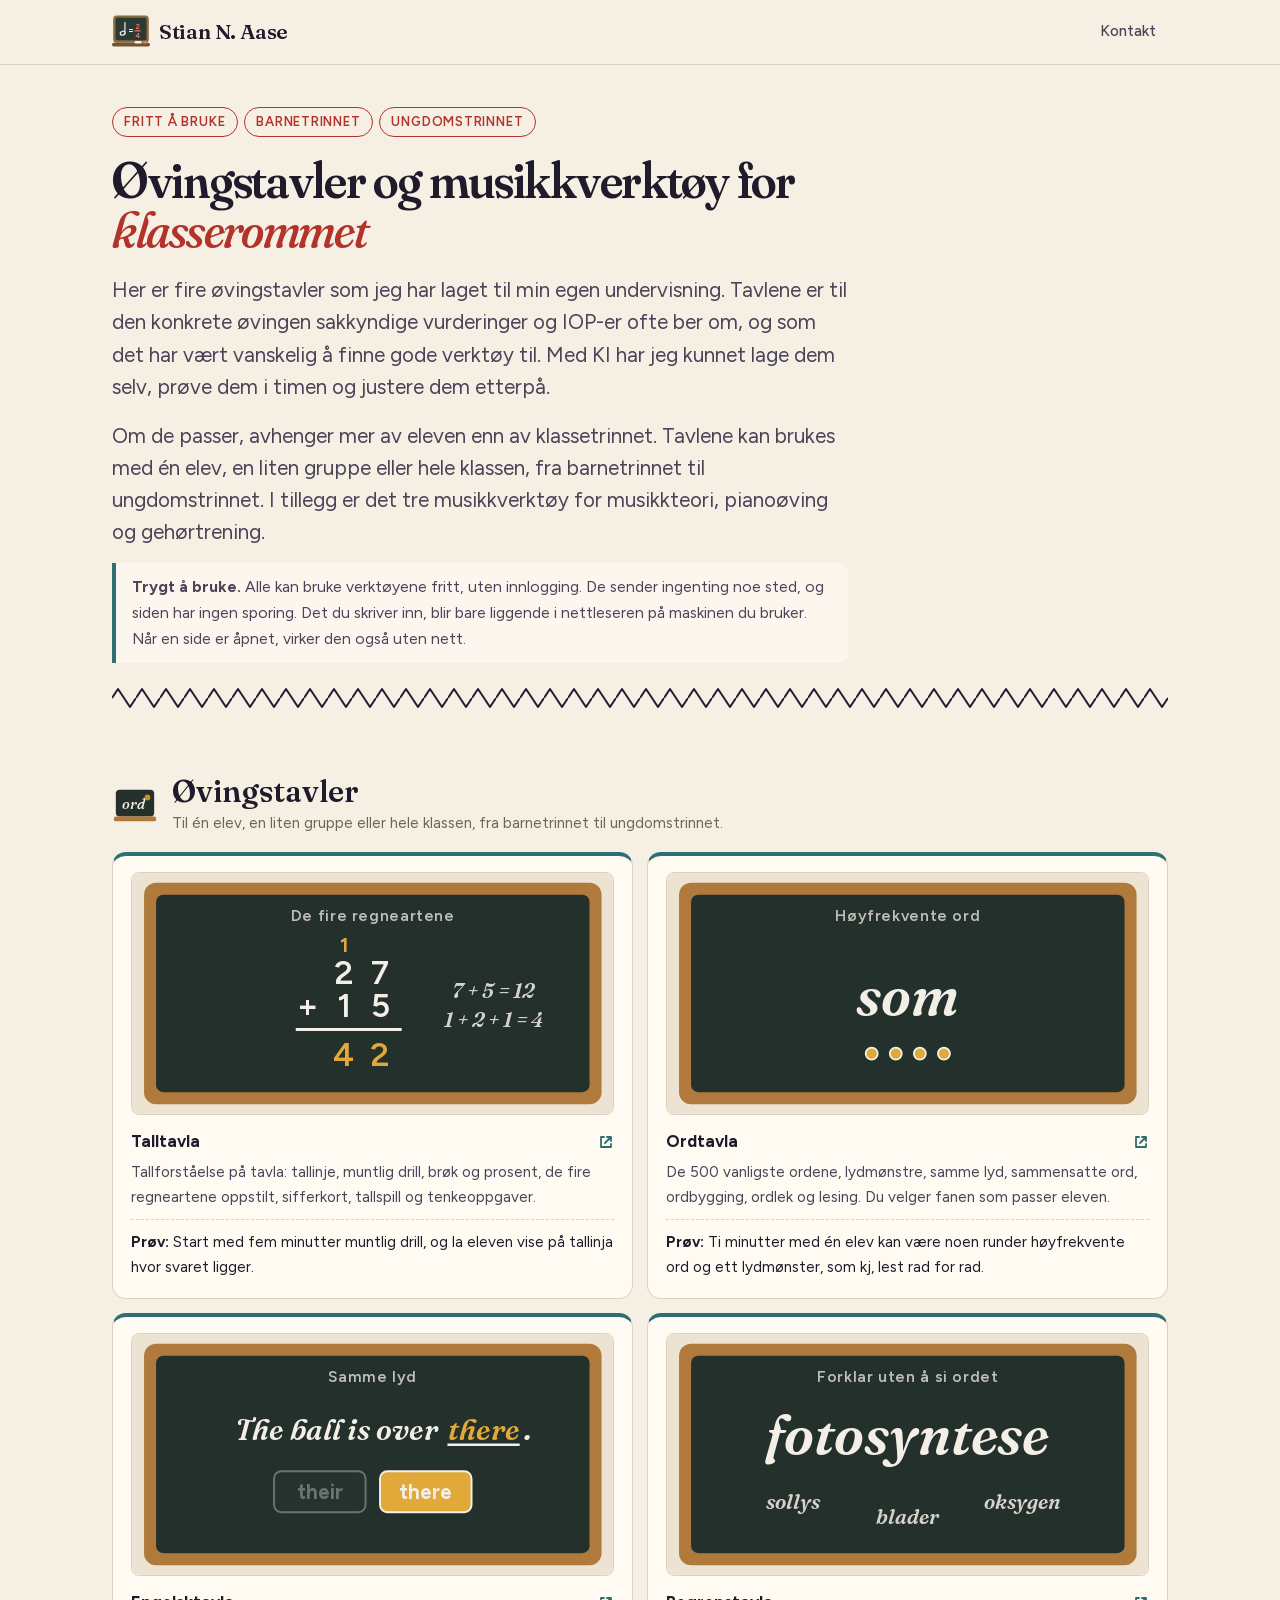
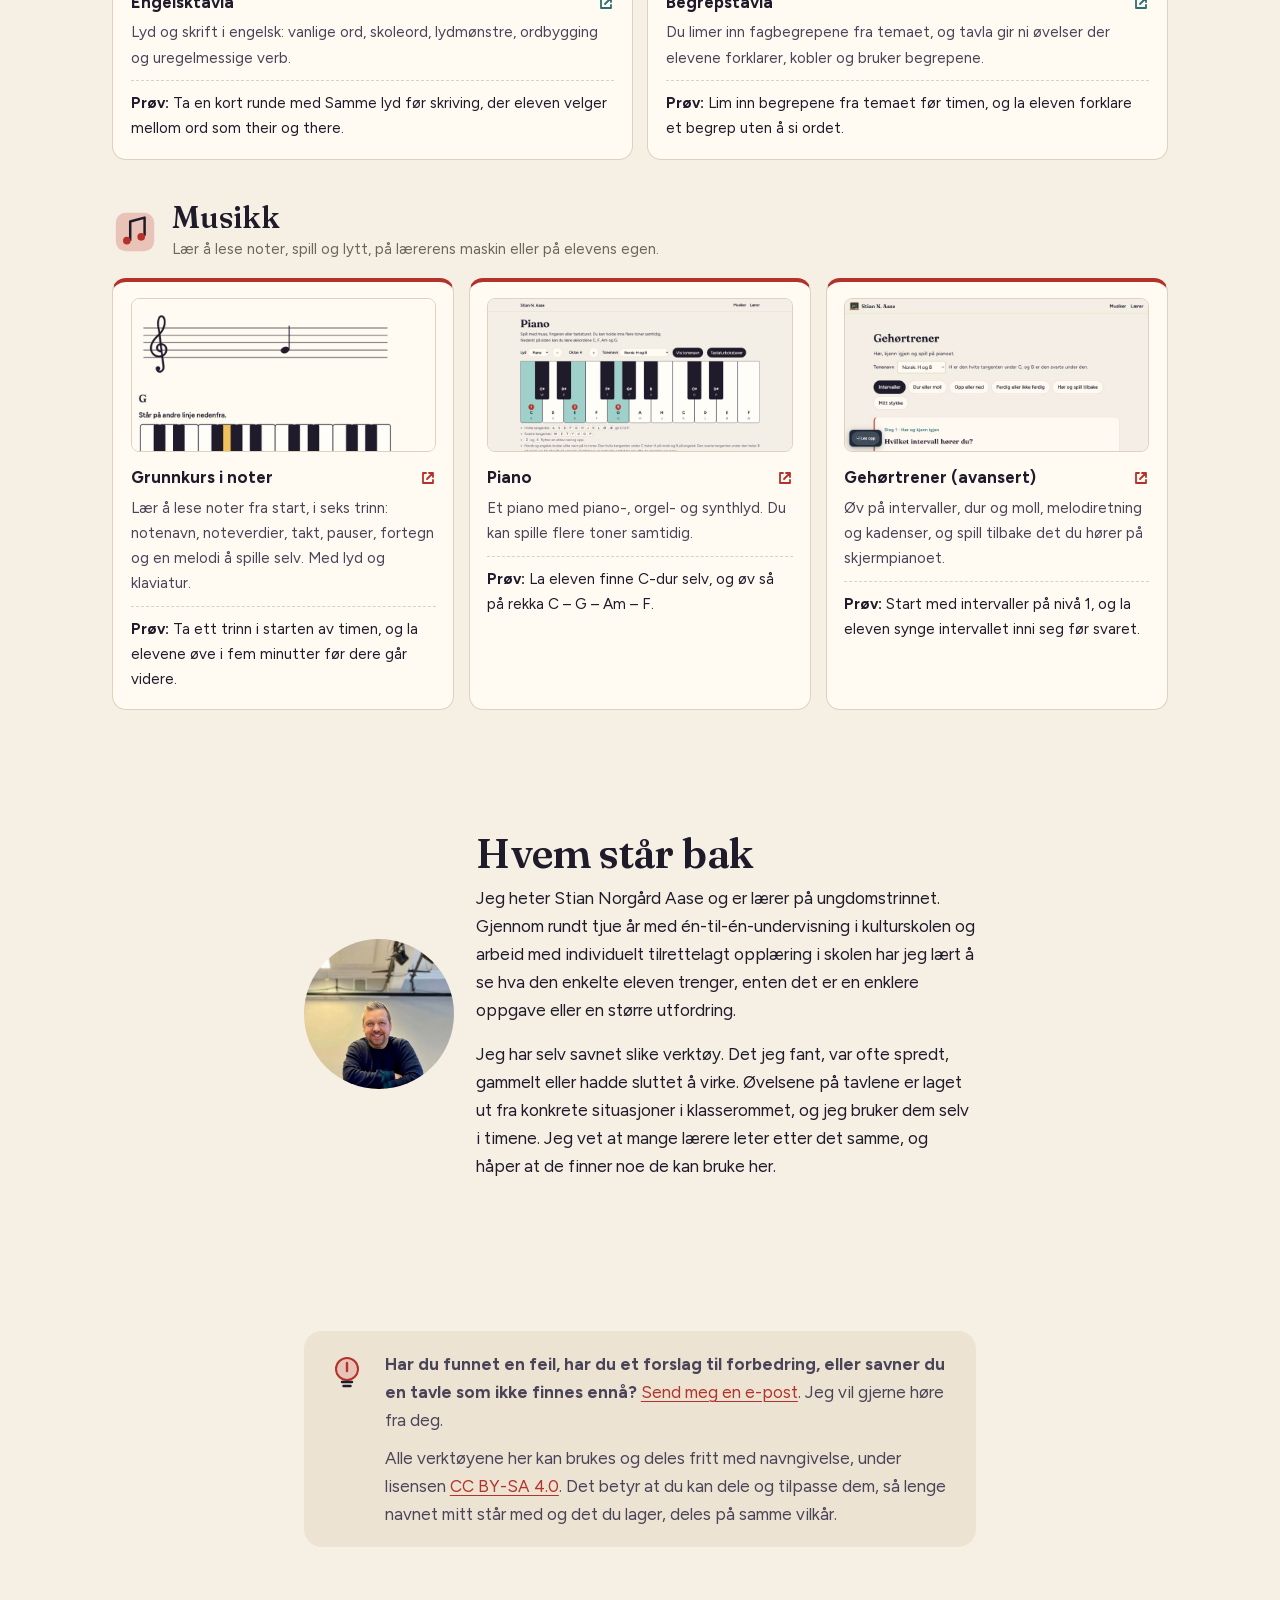
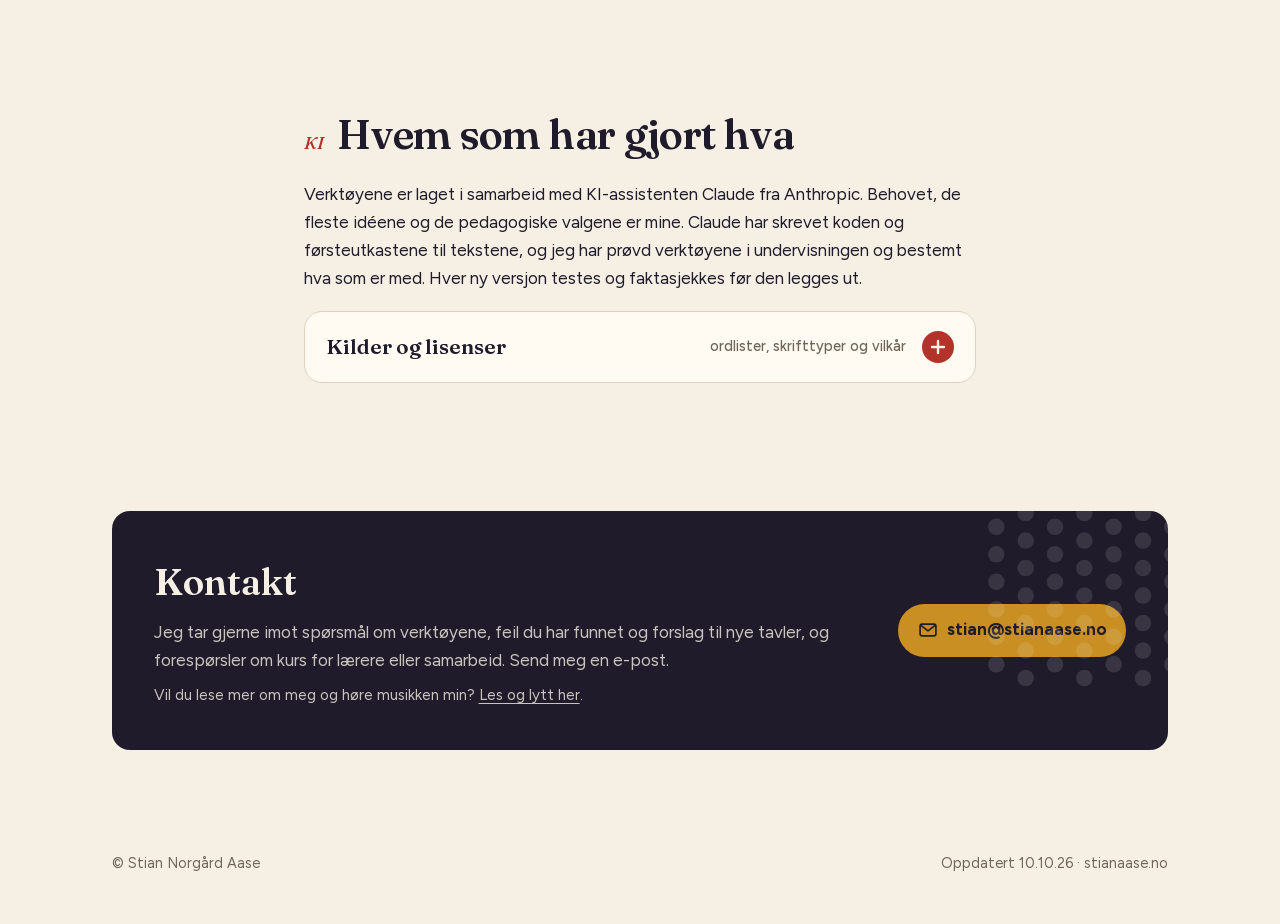
<file: tavler/index.html>
<!doctype html>
<html lang="nb">
<head>
<meta charset="utf-8">
<title>Øvingstavler og musikkverktøy – stianaase.no</title>
<link rel="canonical" href="../">
<meta http-equiv="refresh" content="0; url=../#tavler">
<script>location.replace("../" + (location.hash || "#tavler"));</script>
</head>
<body><p>Verktøyene ligger nå på <a href="../">forsiden</a>.</p></body>
</html>
</file>
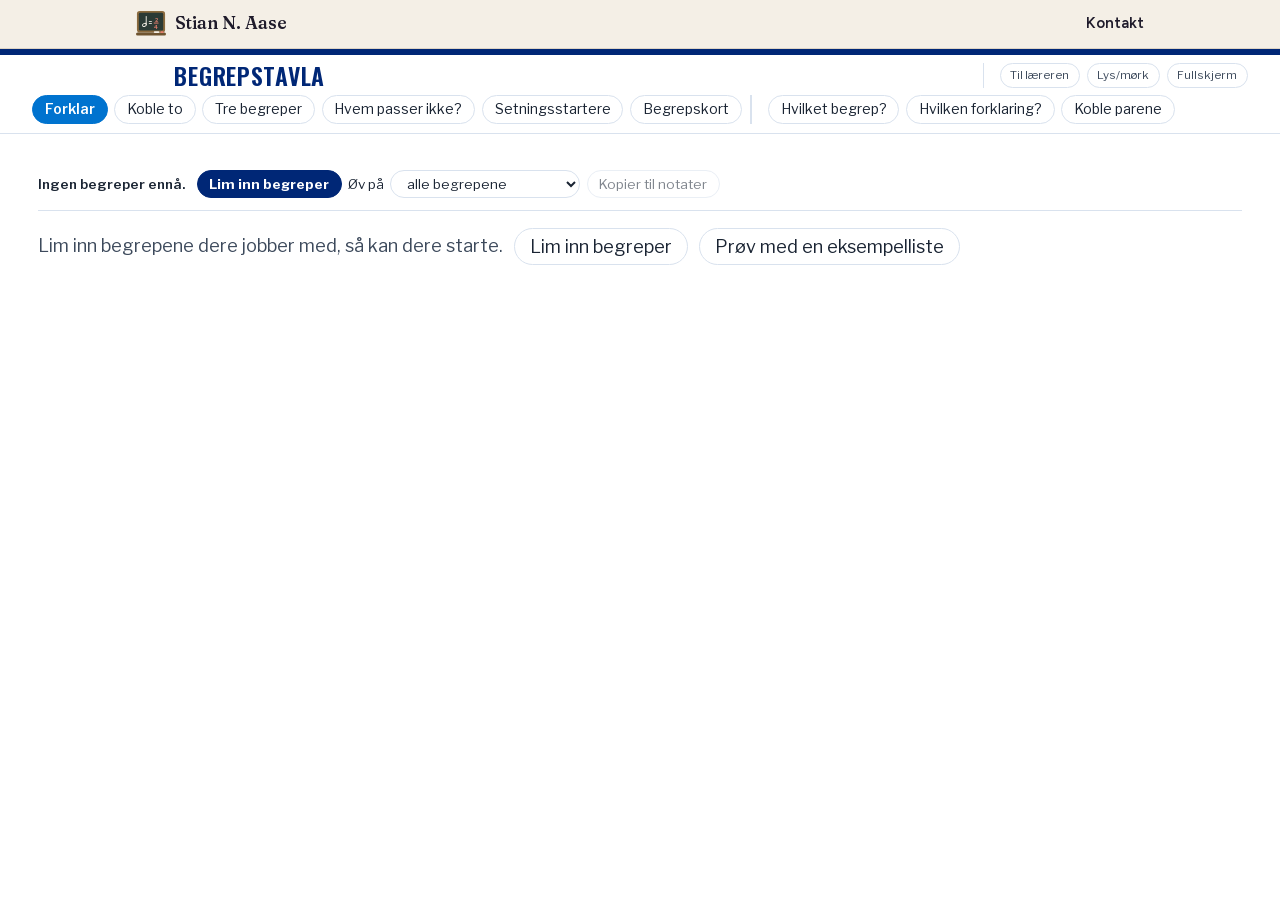
<file: laerer/begrepstavla.html>
<!DOCTYPE html>
<!-- Begrepstavla (19.09.26): tavleverktøy for fagbegreper i muntlige fag, uten ferdige ord. Læreren limer inn begrepene,
     med eller uten forklaring. Søster til ordtavla.html, engelsktavla.html og talltavla.html (samme skall og profil). -->
<html lang="nb">
<head>
<meta charset="utf-8">
<meta name="viewport" content="width=device-width, initial-scale=1">
<title>Begrepstavla</title>
<style>
/* FONTER: Libre Franklin og Oswald, selvhostet som base64, hentet ordrett fra talltavla.html. Ingen eksterne kall. */
@font-face{font-family:'Libre Franklin';font-style:normal;font-weight:400 700;font-display:swap;src:url([data-uri]) format('woff2');unicode-range:U+0000-00FF,U+0131,U+0152-0153,U+02BB-02BC,U+02C6,U+02DA,U+02DC,U+0304,U+0308,U+0329,U+2000-206F,U+20AC,U+2122,U+2191,U+2193,U+2212,U+2215,U+FEFF,U+FFFD;}
@font-face{font-family:'Oswald';font-style:normal;font-weight:500 700;font-display:swap;src:url([data-uri]) format('woff2');unicode-range:U+0000-00FF,U+0131,U+0152-0153,U+02BB-02BC,U+02C6,U+02DA,U+02DC,U+0304,U+0308,U+0329,U+2000-206F,U+20AC,U+2122,U+2191,U+2193,U+2212,U+2215,U+FEFF,U+FFFD;}

/* Begrepstavla */
.listebar{padding-bottom:.7rem; border-bottom:1px solid var(--line)}
.listeinfo{font-weight:600; margin-right:.3rem}
.to{display:flex; align-items:center; gap:1rem; flex-wrap:wrap; max-width:1300px}
.to .tile{flex:1 1 12em; font-size:clamp(1.6rem,min(4.5vw,7vh),4rem); padding:.7em .5em}
/* Tre begreper: samme rad som «Koble to», men tre brikker, så skriften er et hakk mindre. Brytes til under
   hverandre når bredden ikke rekker (500 px). */
.tre{display:flex; align-items:center; gap:.8rem; flex-wrap:wrap; max-width:1400px}
.tre .tile{flex:1 1 9em; font-size:clamp(1.3rem,min(3.4vw,5.4vh),3rem); padding:.7em .4em}
.og{font-size:clamp(1.2rem,2.4vw,2rem); color:var(--muted)}
.fire{grid-template-columns:repeat(2,minmax(0,1fr)); max-width:1100px}
.fire .tile{padding:.8em .5em}
.tile.valgt{border-color:var(--a); background:var(--hl); color:#18262B}
.tekstvalg{grid-template-columns:1fr; max-width:1100px; margin-top:1rem}
.tile.tekst{font-size:clamp(1rem,min(2.1vw,3.4vh),1.6rem); font-weight:600; text-align:left; line-height:1.3; padding:.45em .8em}
.bokst{display:inline-block; font-weight:800; color:var(--a); margin-right:.6em}
.tile.found .bokst{color:inherit}
.parrad{display:grid; grid-template-columns:minmax(0,1fr) minmax(0,2fr); gap:1rem; align-items:start; max-width:1400px}
.parrad .tekstvalg{margin-top:0}
.kpBegreper{grid-template-columns:1fr}
.bigtext.stor{font-size:clamp(1.4rem,min(4vw,6.5vh),3.4rem)}
.kortgrid{display:grid; grid-template-columns:1fr 1fr; gap:.8rem; max-width:1300px}
.kortmidt{grid-column:1/-1; background:var(--surface); border:3px solid var(--line); border-radius:20px; padding:.5rem 1rem; text-align:center; overflow:hidden}
.felt{display:flex; flex-direction:column; gap:.3rem; font-weight:700}
.felt textarea{min-height:5em; font-size:1.2em; font-weight:400}
.eksempel{background:var(--surface); border:1.5px dashed var(--line); border-radius:12px; padding:.5em .8em; margin:0; white-space:pre-wrap; font-family:inherit}
.forhand{max-height:28vh; overflow:auto; border:1.5px solid var(--line); border-radius:12px}
.forhand table{border-collapse:collapse; width:100%}
.forhand th,.forhand td{text-align:left; padding:.3em .6em; border-bottom:1px solid var(--line); vertical-align:top}
.forhand th{position:sticky; top:0; background:var(--bg)}
.forhand td:first-child{font-weight:700; width:32%}
.forhand .ingen{color:var(--muted)}
.forhand tr.obs td{background:var(--hl); color:#18262B}
.ovbox.egen{max-height:94vh; overflow:auto}
.tomt{font-size:1.2em}
.tomt button{margin-left:.4rem}
@media (max-width:800px){ .parrad,.kortgrid{grid-template-columns:1fr} }
</style>
<style>
/* Palett: SkoleBot/Lærerrommet-profilen, lik talltavla.html. --c er mørk oker for det som må skille seg fra blått. */
:root{
  --bg:#FFFFFF; --surface:#F4F7FB; --ink:#1A2433; --muted:#3D4A5C; --line:#D9E2EE;
  --a:#002776; --b:#0073CF; --c:#8A6508; --hl:#DCEBFB; --btn:#EEF4FB;
}
@media (prefers-color-scheme: dark){
  :root:not([data-theme="light"]){
    --bg:#0F1B33; --surface:#1B2A47; --ink:#F4F7FB; --muted:#B7C3D6; --line:#2E4266;
    --a:#9EC1F0; --b:#5EA8F2; --c:#E3B94D; --hl:#BFD8F5; --btn:#213556;
  }
}
:root[data-theme="dark"]{
  --bg:#0F1B33; --surface:#1B2A47; --ink:#F4F7FB; --muted:#B7C3D6; --line:#2E4266;
  --a:#9EC1F0; --b:#5EA8F2; --c:#E3B94D; --hl:#BFD8F5; --btn:#213556;
}
*{box-sizing:border-box}
html,body{margin:0}
body{
  background:var(--bg); color:var(--ink);
  font-family:"Libre Franklin", "Segoe UI", Arial, sans-serif;
  font-size:clamp(15px,min(1.15vw,2.2vh),20px); line-height:1.35;
  min-height:100vh;
}
header.ttu-topbanner{
  display:grid; grid-template-columns:1fr auto; grid-template-areas:"brand tools" "nav nav";
  align-items:center; column-gap:1.5rem; row-gap:.45rem;
  padding:.55rem clamp(1rem,3vw,2rem) .55rem; background:var(--bg);
  border-top:6px solid var(--a); border-bottom:1px solid var(--line);
  font-size:clamp(14px,.9vw,17px);
}
.brand{grid-area:brand; display:flex; align-items:center; gap:.9rem; line-height:1.15}
.tools{grid-area:tools; display:flex; gap:.4rem; justify-self:end; align-items:center; padding-left:1rem; border-left:1px solid var(--line)}
/* Verktøyknappene er sjeldne valg for læreren, ikke faner. De står lavere i støy (20.09.26). */
.tools button{font-size:.82em; padding:.25em .7em; color:var(--muted); background:transparent}
.tools button:hover{color:var(--ink); border-color:var(--b); background:var(--btn)}
header.ttu-topbanner nav{grid-area:nav}
.brand .logo{color:var(--a); width:clamp(120px,10vw,170px); flex:0 0 auto; line-height:0}
.brand .logo svg{width:100%; height:auto; display:block}
.brand .tittel{display:flex; flex-direction:column}
h1{margin:0; font-family:"Oswald", "Libre Franklin", sans-serif; font-weight:600; font-size:1.7em; text-transform:uppercase; letter-spacing:.03em; color:var(--a); line-height:1}
.about h2{font-family:"Oswald", "Libre Franklin", sans-serif; text-transform:uppercase; letter-spacing:.02em; color:var(--a); margin:0; font-size:1.7em}
.foot{max-width:1500px; margin:0 auto; padding:.4rem clamp(1rem,3vw,2.5rem) .9rem; color:var(--muted); font-size:.75em; border-top:1px solid var(--line)}
.about p,.about li{margin:.25em 0; max-width:70ch}
.about ul{margin:.2em 0 .4em; padding-left:1.2em}
.about h3{margin:.6em 0 0; font-size:1.05em}
.about a{color:var(--b)}
.about .ovbox,.ovbox.about{max-height:92vh; overflow:auto; gap:.4rem}
nav{display:flex; flex-wrap:wrap; gap:.35rem .5rem}
nav .grp{display:flex; flex-wrap:wrap; gap:.4rem}
nav .grp + .grp{padding-left:1rem; border-left:2px solid var(--line)}
header.ttu-topbanner button{padding:.3em .85em}
button,select,input{
  font:inherit; color:var(--ink); background:var(--bg);
  border:1.5px solid var(--line); border-radius:999px; padding:.3em .85em; cursor:pointer;
}
button:hover{border-color:var(--b); background:var(--btn)}
button:focus-visible,select:focus-visible,input:focus-visible,[role="button"]:focus-visible{outline:3px solid var(--a); outline-offset:2px}
button:disabled{cursor:default; opacity:.55}
nav button[aria-current="true"]{background:var(--b); border-color:var(--b); color:var(--bg); font-weight:600}
button.main{background:var(--a); border-color:var(--a); color:var(--bg); font-weight:700}
main{max-width:1500px; margin:0 auto; padding:clamp(1.2rem,4vh,3rem) clamp(1rem,3vw,2.5rem) clamp(.6rem,2vh,1.5rem)}
.prompt{font-size:clamp(1.28rem,min(3.6vw,5.6vh),3.04rem); font-weight:700; line-height:1.15; min-height:1.2em; margin:0 0 .2rem}
.hint{color:var(--muted); margin:.2rem 0 1.1rem}
.hl.stum{opacity:.55}
.regel{border-left:4px solid var(--b); background:var(--surface); color:var(--ink); padding:.55rem .9rem; margin:-.5rem 0 1.1rem; font-size:1.1em; border-radius:0 6px 6px 0}
.controls{display:flex; flex-wrap:wrap; gap:.4rem; align-items:center; margin-top:.6rem; font-size:.9em}
.controls.top{margin:0 0 1.1rem}
.controls label{display:flex; align-items:center; gap:.4rem}
.sep{width:2px; align-self:stretch; background:var(--line); margin:0 .3rem}
.drillcard{
  background:var(--surface); border:3px solid var(--line); border-radius:20px;
  padding:clamp(1rem,3vh,2.5rem) clamp(1rem,4vw,3rem); min-height:32vh;
  display:flex; flex-direction:column; justify-content:center; gap:1.2rem;
}
.drillcard.midt{align-items:center; text-align:center}
.dq{font-size:clamp(1.76rem,min(6.16vw,9.68vh),5.28rem); font-weight:700; line-height:1.1}
.dq.stor{font-size:clamp(2.2rem,min(9vw,14vh),7.5rem); letter-spacing:.02em}
.dq.skjult{visibility:hidden}
.dq.liten{font-size:clamp(1.1rem,min(2.6vw,4.4vh),2rem); font-weight:400; color:var(--muted)}
.keys{color:var(--muted); margin:.4rem 0 0}
kbd{font:inherit; border:2px solid var(--line); border-radius:6px; padding:0 .35em}
.status{font-size:1.3em; font-weight:700; min-height:1.35em; margin:.5rem 0 0}
.bigtext{font-size:clamp(1.12rem,min(3.2vw,5.2vh),2.56rem); font-weight:700; line-height:1.25; margin:0}
.luke{display:inline-block; min-width:2.2em; border-bottom:.12em solid var(--ink); margin:0 .1em}
/* Markering av mønster: farge og understrek, så det ikke hviler på farge alene */
.hl{color:var(--c); text-decoration:underline; text-decoration-thickness:.07em; text-underline-offset:.14em}

/* Brikker */
.tiles{display:grid; gap:.5rem; max-width:1100px}
.tile{
  font-size:clamp(1.32rem,min(3.17vw,5.72vh),2.64rem); font-weight:700; background:var(--surface);
  border:3px solid var(--line); border-radius:14px; padding:.3em .4em; line-height:1.15; color:var(--ink);
  text-align:center;
}
div.tile{cursor:default}
.tile:disabled{opacity:1; cursor:default; color:inherit}
.tile.found{background:var(--c); border-color:var(--c); color:var(--bg)}
.tile.nei,.tile.nei:disabled{border-style:dashed; color:var(--muted)}
/* Kolonnebredden måles i brikkenes egen skrift, så et ord aldri brytes midt i (ressurstester 17.09.26:
   på 1280 px var kolonnene 150 px og skriften 33 px, og «kjedelig» og «sjokolade» ble delt). */
.vegg{font-size:clamp(1.2rem,min(3vw,5.4vh),2.8rem); grid-template-columns:repeat(auto-fill,minmax(min(7.6em,100%),1fr))}
.vegg .tile{font-size:1em}
.valg{grid-template-columns:repeat(auto-fit,minmax(min(7em,100%),1fr)); max-width:900px; margin-top:1rem}

/* Delebrett: bokstaver med trykkbare mellomrom (Ordkjeder og Sammensatte ord) */
.dele{display:flex; flex-wrap:nowrap; align-items:stretch; justify-content:flex-start;
  /* .74 = omtrent bredden av en bokstav pluss plass til satte skiller, målt mot de lengste ordene (17.09.26) */
  font-size:min(6rem,calc(min(86vw,1400px) / (var(--n,12) * .74))); font-weight:700; line-height:1.3; margin:.4rem 0 .2rem}
/* Kjeden skal se ut som ett sammenhengende ord: glipene er usynlige til de pekes på eller trykkes.
   Treffflaten (::after) går et stykke inn over nabobokstavene, så den er stor nok for finger på tavle. */
.dele .bk{flex:0 0 auto; text-align:center}
.dele .gap{flex:0 0 auto; width:.03em; min-width:0; padding:0; border:0; border-radius:4px; background:transparent; position:relative; z-index:1}
.dele .gap:hover{background:transparent}
.dele .gap::after{content:""; position:absolute; top:0; bottom:0; left:-.15em; right:-.15em}
.dele .gap::before{content:""; position:absolute; left:50%; top:8%; bottom:8%; width:3px; margin-left:-1.5px; background:transparent; border-radius:2px}
.dele .gap:hover::before,.dele .gap:focus-visible::before{background:var(--b)}
.dele .gap[aria-pressed="true"]{width:.5em}
.dele .gap[aria-pressed="true"]::before{background:var(--c); width:6px; margin-left:-3px; top:0; bottom:0}
.dele.ferdig .gap{pointer-events:none}
.dele .gap:disabled{opacity:1}
.dele.ferdig .gap[aria-pressed="false"]::before{background:transparent}

/* Lesetekst */
.lesetekst{font-size:calc(var(--lt,1.5) * 1em); line-height:1.75; max-width:36em; overflow-wrap:anywhere; margin:0 0 .6rem;
  background:var(--surface); border:3px solid var(--line); border-radius:20px; padding:clamp(.8rem,2.5vh,1.6rem) clamp(1rem,3vw,2.2rem)}
.lesetekst h2{margin:0 0 .3em; font-size:1.15em; color:var(--a)}
.lesetekst p{margin:0}
.lesetekst p + p{margin-top:.7em}
.setn{cursor:pointer; border-radius:6px; padding:.05em .1em; box-decoration-break:clone; -webkit-box-decoration-break:clone}
.setn:hover{background:var(--btn)}
/* Begreper kan være lange ord (testelev 19.09.26): to kolonner i svarflisene, og tilpassFliser() krymper skriften
   til det lengste ordet får plass, så ordene aldri deles. */
#hbValg,#fkValg{grid-template-columns:repeat(2,minmax(0,1fr)); max-width:1300px}
.tiles .tile,.to .tile,.tre .tile{min-width:0}
.kpBegreper .tile{font-size:clamp(1.1rem,min(2.4vw,4vh),2rem)}
/* «Bruk» og «Avbryt» står alltid synlig nederst i innlimingsdialogen (lærertester 19.09.26) */
#listeOverlay .ovbox > .controls:last-child{position:sticky; bottom:calc(-1 * clamp(1.5rem,4vw,3rem)); z-index:1; background:var(--bg);
  margin:0 calc(-1 * clamp(1.5rem,4vw,3rem)) calc(-1 * clamp(1.5rem,4vw,3rem)); padding:.8rem clamp(1.5rem,4vw,3rem) clamp(1rem,3vw,2rem); border-top:1px solid var(--line)}
.komigang{border-left:4px solid var(--b); background:var(--surface); padding:.55rem .9rem; border-radius:0 6px 6px 0}
.setn.valgt{background:var(--hl); color:#18262B}
.setn.riktig{background:var(--c); color:var(--bg)}
.setn.forslag{outline:3px solid var(--c); outline-offset:1px}
.lesrad{display:flex; flex-wrap:wrap; gap:1.2rem 2rem; align-items:flex-start}
.lesside{flex:1 1 16em; min-width:14em}
/* Klokke og knapper står ved siden av teksten også med stor skrift og på 1920 px (testelev og lærertester 17.09.26:
   teksten var 40em i sin egen skrift, og sidepanelet falt under kanten). */
@media (min-width:900px){ .lesrad{flex-wrap:nowrap} .lesrad .lesetekst{flex:1 1 0; min-width:0} .lesside{flex:0 0 19em; position:sticky; top:.5rem} }
.klokke{font-size:clamp(1.8rem,min(4.4vw,7vh),3.6rem); font-weight:700; font-variant-numeric:tabular-nums; margin:0}
.klokke.skjult{visibility:hidden}
textarea{font:inherit; color:var(--ink); background:var(--surface); border:1.5px solid var(--line); border-radius:12px; padding:.6em .8em; width:100%; min-height:9em; resize:vertical; line-height:1.5}
textarea:focus-visible{outline:3px solid var(--a); outline-offset:2px}
.egen h2{margin:0; font-size:1.4em; color:var(--a)}
.egen p{margin:0; max-width:70ch}
table.runder{border-collapse:collapse; margin-top:.8rem; font-size:1.05em}
table.runder th,table.runder td{border-bottom:2px solid var(--line); padding:.3em .8em .3em 0; text-align:left}
table.runder td.tall{font-variant-numeric:tabular-nums; font-weight:700}
.teller{display:inline-flex; align-items:center; gap:.4rem}
.teller output{min-width:1.6em; text-align:center; font-weight:700; font-size:1.2em}

/* Klippefortelling */
.klipp{list-style:none; padding:0; margin:0 0 .4rem; display:grid; gap:.4rem; max-width:48em}
.klipp button{width:100%; text-align:left; border-radius:12px; border:3px solid var(--line); background:var(--surface);
  font-size:clamp(1rem,min(2vw,3.2vh),1.7rem); font-weight:600; padding:.25em .7em; line-height:1.3}
.klipp button[aria-pressed="true"]{border-color:var(--a); background:var(--hl); color:#18262B}
.klipp button.plass{border-color:var(--c)}

.overlay{position:fixed; inset:0; background:rgba(0,0,0,.6); display:grid; place-items:center; padding:1rem; z-index:10}
.overlay[hidden]{display:none}
.ovbox{background:var(--bg); border:3px solid var(--line); border-radius:20px; padding:clamp(1.5rem,4vw,3rem); max-width:950px; width:100%; display:grid; gap:1.2rem}
[hidden]{display:none !important}
@media (max-width:700px){ header.ttu-topbanner{grid-template-columns:1fr; grid-template-areas:"brand" "tools" "nav"} .tools{justify-self:start} }

/* Til læreren i to lag (22.09.26): kortversjon øverst, resten under «Alt om tavla» */
#aboutOverlay details.altom{margin-top:.5rem}
#aboutOverlay details.altom>summary{cursor:pointer; font-weight:700; font-size:1.05em; padding:.35rem 0; list-style:none}
#aboutOverlay details.altom>summary::-webkit-details-marker{display:none}
#aboutOverlay details.altom>summary::before{content:'▸ '}
#aboutOverlay details.altom[open]>summary::before{content:'▾ '}

/* Storskjerm (22.09.26, Stian: tavla speiles fra Macen, bruk mer av flata, luftig). Gjelder bare fra 1600 px,
   så MacBook-visningen (1280 og 1440) er urørt. */
@media (min-width:1600px){
  body{font-size:clamp(20px,min(1.3vw,2.4vh),27px)}
  header.ttu-topbanner{font-size:clamp(16px,1.05vw,22px)}
  main{max-width:1800px; padding-top:clamp(1.6rem,4.5vh,3rem)}
  .prompt{font-size:clamp(2rem,min(3.4vw,5.6vh),3.9rem)}
  .regel{font-size:1.15em}
  .drillcard{min-height:42vh; gap:2rem}
  .dq{font-size:clamp(3rem,min(6vw,11vh),7rem)}
  .dq.stor{font-size:clamp(3.5rem,min(9vw,15vh),10rem)}
  .dq.liten{font-size:clamp(1.6rem,min(2.6vw,4.6vh),2.8rem)}
  .tiles{max-width:1500px; gap:.7rem}
  .tile{font-size:clamp(1.8rem,min(3vw,5.6vh),3.4rem)}
  .vegg{font-size:clamp(1.8rem,min(3vw,5.6vh),3.4rem)}
  .valg{max-width:1200px}
  .dele{font-size:min(8rem,calc(min(86vw,1700px) / (var(--n,12) * .74)))}
  .lesetekst{max-width:40em}
  .klipp{max-width:60em}
  .svarord{font-size:clamp(2rem,min(4vw,6.5vh),3.8rem)}
  .svarnb{font-size:clamp(1.4rem,min(2.2vw,3.6vh),1.9rem)}
  .merkelapp{font-size:clamp(1.3rem,min(1.9vw,3.2vh),1.6rem)}
  .bigtext{font-size:clamp(1.6rem,min(3.2vw,5.4vh),3.3rem)}
  .status{font-size:1.35em}
  .ovbox{max-width:1150px}
  .to{max-width:1600px} .to .tile{font-size:clamp(2.2rem,min(4.5vw,7.5vh),5rem)}
  .tre{max-width:1700px} .tre .tile{font-size:clamp(1.8rem,min(3.4vw,5.8vh),3.8rem)}
  .fire{max-width:1400px}
  .tile.tekst{font-size:clamp(1.4rem,min(2.1vw,3.6vh),2.1rem)}
  .parrad{max-width:1700px} .kortgrid{max-width:1600px}
  .bigtext.stor{font-size:clamp(2rem,min(4vw,7vh),4.4rem)}
  .kpBegreper .tile{font-size:clamp(1.5rem,min(2.4vw,4.2vh),2.6rem)}
  #hbValg,#fkValg{max-width:1500px}
}
</style>
<style>.sa-lisens{font-size:.85em;color:var(--muted)}</style>
<link rel="stylesheet" href="../fonter/fonter.css">
<style id="sa-ramme">
/* Felles topplinje på stianaase.no (06.10.26), lik Piano. Lagt inn av verktoy-vask.py. */
.sa-topp{--sa-papir:#f4efe6;--sa-blekk:#1f1b2b;--sa-linje:#ddd3c4;--sa-rod:#b3322a;background:var(--sa-papir);
  border-bottom:1px solid var(--sa-linje);font:600 16px/1.4 "Figtree",system-ui,-apple-system,"Segoe UI",sans-serif;
  letter-spacing:normal;word-spacing:normal}
.sa-topp .sa-wrap{max-width:1040px;margin:0 auto;padding:.55rem 16px;display:flex;align-items:center;justify-content:space-between;gap:1rem}
.sa-topp a{color:var(--sa-blekk);text-decoration:none}
.sa-topp a:hover{color:var(--sa-rod)}
.sa-topp a:focus-visible{outline:3px solid var(--sa-rod);outline-offset:2px;border-radius:4px}
.sa-topp .sa-merke{display:inline-flex;align-items:center;gap:.55rem;font-family:"Fraunces",Georgia,serif;font-size:1.1rem}
.sa-topp .sa-merke svg{width:30px;height:30px;flex:none}
.sa-topp nav{display:flex;gap:1rem;font-size:.95rem}
@media (prefers-color-scheme: dark){:root:not([data-theme="light"]) .sa-topp{--sa-papir:#17141f;--sa-blekk:#f1ebe0;--sa-linje:#3a3446;--sa-rod:#e7705f}}
:root[data-theme="dark"] .sa-topp{--sa-papir:#17141f;--sa-blekk:#f1ebe0;--sa-linje:#3a3446;--sa-rod:#e7705f}
:root:fullscreen .sa-topp{display:none}
@media print{.sa-topp{display:none}}
</style>
</head>
<body>
<header class="sa-topp"><div class="sa-wrap"><a class="sa-merke" href="../"><svg viewBox="0 0 32 32" role="img" aria-label="Kritt-tavle: en halvnote er lik to fjerdedeler"><rect x="1" y="2" width="30" height="23" rx="3" fill="#8a6a3e"/><rect x="3" y="4" width="26" height="19" rx="1.5" fill="#2b3a35"/><rect x="0" y="25" width="32" height="3.2" rx="1.6" fill="#6f5430"/><rect x="19" y="23.6" width="6" height="2" rx="1" fill="#f4efe6"/><rect x="26" y="23.8" width="3.6" height="1.8" rx=".9" fill="#e8806f"/><ellipse cx="9" cy="17" rx="2.1" ry="1.55" transform="rotate(-20 9 17)" fill="none" stroke="#f4efe6" stroke-width="1"/><path d="M10.9 16.7 V8" stroke="#f4efe6" stroke-width="1" stroke-linecap="round"/><text x="15.6" y="17.2" text-anchor="middle" font-family="Figtree, sans-serif" font-weight="600" font-size="8" fill="#f4efe6">=</text><text x="21.5" y="13.4" text-anchor="middle" font-family="Figtree, sans-serif" font-weight="600" font-size="6" fill="#e8806f">2</text><path d="M19 15 H24" stroke="#e8806f" stroke-width="1"/><text x="21.5" y="20.8" text-anchor="middle" font-family="Figtree, sans-serif" font-weight="600" font-size="6" fill="#e8806f">4</text></svg>Stian N. Aase</a><nav aria-label="Hovedmeny"><a href="../#kontakt">Kontakt</a></nav></div></header>

<header class="ttu-topbanner">
  <div class="brand"><span class="logo"></span><div class="tittel"><h1>Begrepstavla</h1></div></div>
  <nav aria-label="Aktiviteter">
    <div class="grp">
      <button data-tab="forklar" aria-current="true">Forklar</button>
      <button data-tab="koble" aria-current="false">Koble to</button>
      <button data-tab="tre" aria-current="false">Tre begreper</button>
      <button data-tab="utmed" aria-current="false">Hvem passer ikke?</button>
      <button data-tab="setning" aria-current="false">Setningsstartere</button>
      <button data-tab="kort" aria-current="false">Begrepskort</button>
    </div>
    <div class="grp" aria-label="Øvelser med forklaring">
      <button data-tab="hvilket" aria-current="false">Hvilket begrep?</button>
      <button data-tab="hvilken" aria-current="false">Hvilken forklaring?</button>
      <button data-tab="par" aria-current="false">Koble parene</button>
    </div>
  </nav>
  <div class="tools">
    <button id="aboutBtn">Til læreren</button>
    <button id="themeBtn">Lys/mørk</button>
    <button id="fsBtn">Fullskjerm</button>
  </div>
</header>

<main>
  <div class="controls top listebar">
    <span id="listeInfo" class="listeinfo"></span>
    <button id="listeBtn" class="main">Lim inn begreper</button>
    <label>Øv på <select id="utvalg"><option value="alle">alle begrepene</option><option value="m">merkede begreper (0)</option></select></label>
    <button id="kopierBtn">Kopier til notater</button>
  </div>

  <!-- FORKLAR -->
  <section class="panel" id="forklar">
    <p class="hint tomt" hidden></p>
    <div class="innhold">
      <div class="controls top">
        <label>Hvem forklarer
          <select id="fkModus"><option value="elev">Eleven forklarer</option><option value="laerer">Læreren forklarer</option></select>
        </label>
      </div>
      <p class="hint" id="fkHint"></p>
      <div class="drillcard midt" id="fkKort"><div class="dq stor" id="fkOrd"></div></div>
      <div class="tiles valg" id="fkValg" hidden></div>
      <div class="controls">
        <button id="fkNeste" class="main">Neste begrep</button>
        <button id="fkHoer" hidden>Hør begrepet</button>
        <button id="fkMerk" aria-pressed="false">Merk for mer øving</button>
      </div>
      <p class="keys"><kbd>→</kbd> eller presenterklikker gir neste, <kbd>M</kbd> merker begrepet.</p>
    </div>
  </section>

  <!-- KOBLE TO -->
  <section class="panel" id="koble" hidden>
    <p class="hint tomt" hidden></p>
    <div class="innhold">
      <div class="controls top">
        <label>Oppgave
          <select id="kbModus">
            <option value="sammen">Hva har de med hverandre å gjøre?</option>
            <option value="likforskjell">Én likhet og én forskjell</option>
          </select>
        </label>
      </div>
      <p class="hint" id="kbHint"></p>
      <div class="to" id="kbPar"></div>
      <div class="controls">
        <button id="kbNeste" class="main">Nytt par</button>
      </div>
      <p class="keys"><kbd>→</kbd> eller presenterklikker gir nytt par.</p>
    </div>
  </section>

  <!-- TRE BEGREPER -->
  <section class="panel" id="tre" hidden>
    <p class="hint tomt" hidden></p>
    <div class="innhold">
      <p class="hint" id="trHint"></p>
      <div class="tre" id="trTre"></div>
      <div class="controls">
        <button id="trNeste" class="main">Nye tre</button>
        <button id="trOppdrag">Nytt oppdrag</button>
        <button id="trMerk" aria-pressed="false">Merk alle tre for mer øving</button>
      </div>
      <p class="keys"><kbd>→</kbd> eller presenterklikker gir nye tre, <kbd>Mellomrom</kbd> gir nytt oppdrag, <kbd>M</kbd> merker alle tre.</p>
    </div>
  </section>

  <!-- HVEM PASSER IKKE -->
  <section class="panel" id="utmed" hidden>
    <p class="hint tomt" hidden></p>
    <div class="innhold">
      <p class="hint">Hvilket begrep passer ikke sammen med de andre? Begrunn valget. Flere svar kan være riktige.</p>
      <div class="tiles fire" id="umValg"></div>
      <div class="controls">
        <button id="umNeste" class="main">Nye fire</button>
      </div>
      <p class="keys"><kbd>→</kbd> eller presenterklikker gir fire nye begreper.</p>
    </div>
  </section>

  <!-- SETNINGSSTARTERE -->
  <section class="panel" id="setning" hidden>
    <p class="hint tomt" hidden></p>
    <div class="innhold">
      <div class="controls top">
        <label>Rammer
          <select id="stSett">
            <option value="hverdag">hverdagsspråk</option>
            <option value="fag">fagspråk</option>
          </select>
        </label>
      </div>
      <p class="hint">Fullfør setningen muntlig.</p>
      <div class="drillcard"><p class="bigtext stor" id="stTekst"></p></div>
      <div class="controls">
        <button id="stNeste" class="main">Neste begrep</button>
        <button id="stRamme">Ny setningsstarter</button>
        <button id="stHoer" hidden>Hør setningen</button>
        <button id="stMerk" aria-pressed="false">Merk for mer øving</button>
      </div>
      <p class="keys"><kbd>→</kbd> gir neste begrep, <kbd>Mellomrom</kbd> gir ny setningsstarter, <kbd>M</kbd> merker begrepet.</p>
    </div>
  </section>

  <!-- BEGREPSKORT -->
  <section class="panel" id="kort" hidden>
    <p class="hint tomt" hidden></p>
    <div class="innhold">
      <div class="controls top">
        <label>Begrep <select id="ktValg"></select></label>
        <button id="ktForrige">Forrige</button>
        <button id="ktNeste">Neste</button>
        <button id="ktHoer" hidden>Hør begrepet</button>
        <button id="ktMerk" aria-pressed="false">Merk for mer øving</button>
      </div>
      <p class="hint">Eleven forklarer, du skriver med elevens ord. Skriv ikke navn eller private hendelser, skriv heller «en i familien». Teksten forsvinner når siden lukkes hvis du ikke kopierer den til notater.</p>
      <div class="kortgrid">
        <div class="kortmidt"><div class="dq" id="ktOrd"></div></div>
        <label class="felt"><span>Med egne ord</span><textarea id="ktEgne" data-ingen-lagring autocomplete="off" rows="3"></textarea></label>
        <label class="felt"><span>Eksempel</span><textarea id="ktEks" data-ingen-lagring autocomplete="off" rows="3"></textarea></label>
        <label class="felt"><span>Ikke et eksempel</span><textarea id="ktIkke" data-ingen-lagring autocomplete="off" rows="3"></textarea></label>
        <label class="felt"><span>Henger sammen med</span><textarea id="ktHenger" data-ingen-lagring autocomplete="off" rows="3"></textarea></label>
      </div>
      <p class="regel" id="ktLaerer" hidden></p>
      <p class="status" id="ktMsg" aria-live="polite"></p>
      <div class="controls">
        <button id="ktVis">Vis lærerens forklaring</button>
        <button id="ktBruk">Bruk «Med egne ord» som forklaring</button>
      </div>
    </div>
  </section>

  <!-- HVILKET BEGREP -->
  <section class="panel" id="hvilket" hidden>
    <p class="hint tomt" hidden></p>
    <div class="innhold">
      <p class="hint">Les forklaringen. Hvilket begrep passer?</p>
      <div class="drillcard"><p class="bigtext" id="hbTekst"></p></div>
      <div class="tiles valg" id="hbValg"></div>
      <p class="status" id="hbMsg" aria-live="polite"></p>
      <div class="controls">
        <button id="hbHoer" hidden>Hør forklaringen</button>
        <button id="hbVis">Vis svar</button>
        <button id="hbNeste" class="main">Neste</button>
        <button id="hbMerk" aria-pressed="false">Merk for mer øving</button>
        <span class="hint" id="hbTall"></span>
      </div>
      <p class="keys"><kbd>→</kbd> eller presenterklikker gir neste, <kbd>M</kbd> merker begrepet.</p>
    </div>
  </section>

  <!-- HVILKEN FORKLARING -->
  <section class="panel" id="hvilken" hidden>
    <p class="hint tomt" hidden></p>
    <div class="innhold">
      <p class="hint">Hvilken forklaring passer til begrepet?</p>
      <div class="drillcard midt"><div class="dq" id="hfOrd"></div></div>
      <div class="tiles tekstvalg" id="hfValg"></div>
      <p class="status" id="hfMsg" aria-live="polite"></p>
      <div class="controls">
        <button id="hfHoer" hidden>Hør forklaringene</button>
        <button id="hfVis">Vis svar</button>
        <button id="hfNeste" class="main">Neste</button>
        <button id="hfMerk" aria-pressed="false">Merk for mer øving</button>
        <span class="hint" id="hfTall"></span>
      </div>
      <p class="keys"><kbd>→</kbd> eller presenterklikker gir neste, <kbd>M</kbd> merker begrepet.</p>
    </div>
  </section>

  <!-- KOBLE PARENE -->
  <section class="panel" id="par" hidden>
    <p class="hint tomt" hidden></p>
    <div class="innhold">
      <p class="hint">Trykk på et begrep og forklaringen som hører til, i den rekkefølgen du vil.</p>
      <div class="parrad">
        <div class="tiles kpBegreper" id="kpBegreper"></div>
        <div class="tiles tekstvalg" id="kpForkl"></div>
      </div>
      <p class="status" id="kpMsg" aria-live="polite"></p>
      <div class="controls">
        <button id="kpHoer" hidden disabled>Hør den valgte forklaringen</button>
        <button id="kpNeste" class="main">Nye fire</button>
      </div>
      <p class="keys"><kbd>→</kbd> eller presenterklikker gir fire nye par.</p>
    </div>
  </section>
</main>

<div class="overlay" id="listeOverlay" hidden>
  <div class="ovbox egen" role="dialog" aria-modal="true" aria-labelledby="listeTitle">
    <h2 id="listeTitle">Begrepene dere jobber med</h2>
    <p id="listeHjelp">Ett begrep per linje, med en kort forklaring på samme linje etter tankestrek, kolon eller tabulator. To kolonner fra en tabell i Word, OneNote eller et regneark kan limes rett inn. Begreper uten forklaring gir de muntlige øvelsene, begreper med forklaring gir også de tre siste i menyen. En linje med komma og uten forklaring deles ved kommaene.</p>
    <p class="hint" style="margin:0">Slik kan det se ut:</p>
    <pre class="eksempel" aria-label="Eksempel">fotosyntese – plantene lager sukker av lys, vann og CO₂
celle: den minste levende enheten
klorofyll</pre>
    <textarea id="listeFelt" data-ingen-lagring autocomplete="off" spellcheck="false" aria-labelledby="listeTitle" aria-describedby="listeHjelp listeVern"></textarea>
    <p class="status" id="listeSum" aria-live="polite"></p>
    <div class="forhand" id="listeForhand" hidden><table><thead><tr><th>Begrep</th><th>Forklaring</th></tr></thead><tbody id="listeRader"></tbody></table></div>
    <p class="hint" id="listeVern">Det du limer inn, brukes bare her og nå. Det lagres ikke, sendes ikke noe sted og forsvinner når siden lukkes. Teksten vises på tavla, så lim ikke inn navn eller andre opplysninger om elever.</p>
    <div class="controls"><button id="listeBruk" class="main">Bruk</button><button id="listeAvbryt">Avbryt</button></div>
  </div>
</div>

<div class="overlay" id="aboutOverlay" hidden>
  <div class="ovbox about" role="dialog" aria-modal="true" aria-labelledby="aboutTitle">
    <h2 id="aboutTitle">Til læreren</h2>
    <p class="komigang"><strong>Kom i gang.</strong> Trykk «Lim inn begreper», lim inn lista, for eksempel fra periodeplanen, og trykk «Bruk». Vil du bare prøve, trykker du «Prøv med en eksempelliste». Velg så en øvelse øverst. De seks første trenger bare begrepene, de tre siste trenger også forklaringer.</p>
    <p>Begrepstavla øver begrepene i temaet klassen jobber med i KRLE, samfunnsfag, naturfag og andre fag, med én elev eller en liten gruppe og læreren ved siden av, på lærerens Mac eller på tavla. Tavla har ingen ferdige ord. Du limer inn begrepene, og tavla gir faste måter å snakke om dem på. Tavla har ingen fasit utover lista, så det er du som avgjør hva som er riktig.</p>
    <h3>Hvilken øvelse passer?</h3>
    <p>De seks første øvelsene i menyen er muntlige og trenger bare begrepene. De tre siste trenger forklaringer. Start gjerne muntlig med Forklar eller Begrepskort, der eleven bygger sin egen forklaring, og ta Hvilket begrep og Koble parene etterpå. Da møter eleven de ferdige forklaringene etter å ha prøvd selv.</p>
    <h3>Klasse eller én elev</h3>
    <p>Forklar med «Læreren forklarer», Hvem passer ikke?, Koble to og Setningsstartere fungerer med hele klassen, for eksempel som oppstart på en fagtime der elevene svarer i kor eller på minitavle. Begrepskort er for én elev, fordi du skriver med elevens ord. Hvilket begrep?, Hvilken forklaring? og Koble parene passer en liten gruppe, der alle rekker å lese forklaringene.</p>
    <p class="sa-lisens">Begrepstavla er laget av Stian Norgård Aase. Den er fri å bruke og dele med navngivelse (<a href="https://creativecommons.org/licenses/by-sa/4.0/deed.no">CC BY-SA 4.0</a>). Flere verktøy finner du på <a href="../">stianaase.no</a>.</p>
    <details class="altom"><summary>Alt om tavla</summary>
    <h3>Målene verktøyet støtter</h3>
    <ul>
      <li>Forklare fagbegreper med egne ord, muntlig</li>
      <li>Gi eksempler og ikke-eksempler på et begrep</li>
      <li>Se sammenhenger mellom begreper og begrunne dem</li>
      <li>Sammenligne to begreper og si hva som skiller dem</li>
      <li>Binde flere begreper sammen i én forklaring</li>
      <li>Bruke fagspråk når begrepet skal forklares</li>
      <li>Koble en skrevet forklaring til riktig begrep</li>
    </ul>
    <h3>Begrepene</h3>
    <p>Ett begrep per linje, med forklaringen på samme linje etter tankestrek, kolon eller tabulator. Begrepstabellen i en periodeplan kan limes rett inn fra Word eller OneNote. Før du trykker «Bruk», viser tavla hvordan den har tolket lista, så du ser at hvert begrep og hver forklaring havnet riktig. Samme liste kan limes inn i «Egne ord» i Ordtavla, der dere øver på å lese begrepene. Der brukes bare begrepet.</p>
    <p>Hold forklaringene til én setning. Å koble en forklaring til et begrep er også en leseoppgave, og lange forklaringer gjør det til lesetrening mer enn begrepstrening. «Hør forklaringen» leser opp med maskinens egen norske stemme. Knappen vises bare når maskinen har en norsk stemme installert, og det brukes aldri en nettstemme.</p>
    <h3>Når eleven kan begrepene og trenger mer</h3>
    <p>Noen elever kjenner igjen begrepene med det samme, men stopper når de skal si noe om dem. Tre steder ber om mer enn gjenkjenning, og du velger dem underveis uten at eleven ser et nivåvalg. «Én likhet og én forskjell» i Koble to ber om to ting samtidig, så bytt dit når den åpne samtalen går lett. «Tre begreper» er den vanskeligste av de muntlige øvelsene, fordi eleven må finne sammenhengen selv. Fagspråkrammene i Setningsstartere, som «Et kjennetegn ved … er …» og «For å forstå … må du først vite …», passer før en fagsamtale eller en prøve. Rammene i begge sett virker også på navn, verb, adjektiv og årstall.</p>
    <p>Muntlig går det ofte slik. Eleven svarer først fritt, du gjentar svaret med fagord, og eleven sier det en gang til med de nye ordene. Sitter det ikke, gå tilbake til Forklar eller Begrepskort med samme begrep.</p>
    <h3>Øvelsene i korte trekk</h3>
    <ul>
      <li>Forklar: Med «Eleven forklarer» forklarer eleven begrepet uten å si ordet, og den som ikke ser skjermen, gjetter. Er dere bare to, kan du snu deg bort. Med «Læreren forklarer» vises fire begreper, du velger ett i stillhet og forklarer det, og eleven peker ut hvilket.</li>
      <li>Koble to: Tavla trekker to begreper. Velg mellom «Hva har de med hverandre å gjøre?» og «Én likhet og én forskjell». Tilfeldige par blir av og til rare, men også de kan gi en god samtale.</li>
      <li>Tre begreper: Tavla trekker tre begreper, og eleven skal bruke alle tre i én forklaring eller fortelling. Seks oppdrag går på omgang, fra «Forklar sammenhengen mellom alle tre» til «Lag ett spørsmål der alle tre må brukes i svaret». «Nytt oppdrag» blar i dem, og «Merk alle tre for mer øving» merker alle på én gang.</li>
      <li>Hvem passer ikke? Fire begreper vises. Eleven velger ett og begrunner valget. Flere svar kan være riktige.</li>
      <li>Setningsstartere: Begrepet står i en påbegynt setning som eleven fullfører muntlig. «Rammer» velger mellom hverdagsspråk og fagspråk.</li>
      <li>Begrepskort: Eleven forklarer med egne ord, gir et eksempel og et ikke-eksempel, og kobler begrepet til et annet. Du skriver inn. «Vis lærerens forklaring» henter forklaringen fra lista, til sammenligning etter at eleven har prøvd. «Bruk ‹Med egne ord› som forklaring» bytter elevens forklaring inn i lista for resten av økta.</li>
      <li>Hvilket begrep? Forklaringen vises, og eleven velger blant fire begreper.</li>
      <li>Hvilken forklaring? Begrepet vises, og eleven velger blant fire forklaringer.</li>
      <li>Koble parene: Fire begreper og fire forklaringer kobles sammen.</li>
    </ul>
    <p>De gale alternativene hentes fra samme liste. Det er du som avgjør om to begreper ligner for mye til at oppgaven er rettferdig.</p>
    <h3>Fra økt til økt</h3>
    <p>«Merk for mer øving» samler begreper eleven stoppet ved, og «Øv på: merkede begreper» gir bare dem. Begrepskort viser alltid hele lista, og er det færre enn fire merkede, henter «Hvem passer ikke?» og Koble parene resten fra lista.</p>
    <p>«Kopier til notater» legger lista, de merkede begrepene og begrepskortene på utklippstavla som ren tekst med dato. Tavla legger ikke til navn. Lim teksten inn på elevens side i skolens OneNote. Neste gang limer du notatet inn i «Lim inn begreper». Står det andre notater på elevsida, brukes bare lista fra tavla. Overskriftene og begrepskortene hoppes over, lista kommer tilbake med forklaringene, også elevens egne hvis du byttet dem inn, og de merkede begrepene blir merket igjen.</p>
    <p>Fullskjerm gir begrepene mest plass på tavla. Tastene står nederst i hver fane.</p>
    <h3>Personvern</h3>
    <p>Verktøyet lagrer ingen svar eller elevopplysninger, og det sender ingenting ut og henter ingenting fra nettet. Begrepene og det du skriver på begrepskortene, brukes bare i økta og forsvinner når siden lukkes. Begrepene vises på tavla, så ikke lim inn navn eller andre opplysninger om elever. Begrepskortene er elevens egne ord og kan være opplysninger om eleven. Skriv ikke navn eller private hendelser på dem, og lim notatet bare inn på elevens side i skolens OneNote, ikke i KI-verktøy eller delte dokumenter. «Kopier til notater» legger teksten på utklippstavla på maskinen du bruker. Tavla sender den ikke videre. Det er du som bestemmer hvor den limes inn. Det eneste som huskes i nettleseren, er valget mellom lys og mørk visning.</p>
    <h3>Vurdering</h3>
    <p>Tavla sjekker bare om et valgt alternativ stemmer med lista. Om eleven forstår et begrep, hører du når eleven forklarer det med egne ord, gir eksempler og kobler det til andre begreper. Tavla lager ingen forklaringer selv og vurderer ikke elevens.</p>
    </details>
    <div class="controls"><button id="aboutClose" class="main">Lukk</button></div>
  </div>
</div>

<script>
/* =====================  FELLES  ===================== */
const $ = s => document.querySelector(s);
const R = (a,b) => a + Math.floor(Math.random()*(b-a+1));
const pick = arr => arr[R(0,arr.length-1)];
function shuffle(arr){
  for(let i = arr.length-1; i > 0; i--){ const j = R(0,i); [arr[i],arr[j]] = [arr[j],arr[i]]; }
  return arr;
}
const esc = s => String(s).replace(/&/g,'&amp;').replace(/</g,'&lt;').replace(/>/g,'&gt;');

/* ---------- Faner, tema, fullskjerm ---------- */
let current = 'forklar';
const vedForlat = {};
const vedAapne = {};
function showTab(id){
  if(vedForlat[current]) vedForlat[current]();
  current = id;
  document.querySelectorAll('.panel').forEach(p => p.hidden = p.id !== id);
  document.querySelectorAll('nav button').forEach(b => b.setAttribute('aria-current', b.dataset.tab === id));
  if(vedAapne[id]) vedAapne[id]();
}
document.querySelectorAll('nav button').forEach(b => b.onclick = () => showTab(b.dataset.tab));
/* Etter museklikk på en knapp og etter valg i et nedtrekk slippes fokus, så tavletastene og klikkeren virker videre.
   Tastaturaktivering (detail 0) beholder fokus. Dialogene styrer fokus selv. */
const aapenDialog = () => !$('#aboutOverlay').hidden || !$('#listeOverlay').hidden;
document.addEventListener('click', e => { const b = e.target.closest && e.target.closest('button'); if(b && e.detail > 0 && !aapenDialog() && !b.closest('.tiles')) b.blur(); });
document.querySelectorAll('select').forEach(s => s.addEventListener('change', () => s.blur()));

function applyTheme(t){ if(t) document.documentElement.setAttribute('data-theme', t); }
try{ applyTheme(localStorage.getItem('ttu-begrepstavla-tema')); }catch(e){}
$('#themeBtn').onclick = () => {
  const root = document.documentElement;
  const isDark = root.dataset.theme ? root.dataset.theme === 'dark'
    : window.matchMedia('(prefers-color-scheme: dark)').matches;
  const next = isDark ? 'light' : 'dark';
  applyTheme(next);
  try{ localStorage.setItem('ttu-begrepstavla-tema', next); }catch(e){}
};
document.addEventListener('fullscreenchange', () => { $('#fsBtn').textContent = document.fullscreenElement ? 'Avslutt fullskjerm' : 'Fullskjerm'; });
$('#fsBtn').onclick = () => {
  try{
    if(document.fullscreenElement) document.exitFullscreen();
    else document.documentElement.requestFullscreen().catch(()=>{});
  }catch(e){}
};

/* Lange begreper i flisene: skriften krymper til det lengste ordet får plass (testelev 19.09.26). */
function tilpassFliser(box){
  if(!box || !box.offsetParent) return;
  box.querySelectorAll('.tile').forEach(t => {
    t.style.fontSize = '';
    for(let n = 0; n < 3 && t.scrollWidth > t.clientWidth + 1; n++){
      const cs = getComputedStyle(t), p = parseFloat(cs.paddingLeft) + parseFloat(cs.paddingRight);
      t.style.fontSize = (parseFloat(cs.fontSize) * (t.clientWidth - p) / (t.scrollWidth - p) * .97) + 'px';
    }
  });
}
const FLISER = ['#fkValg','#kbPar','#trTre','#umValg','#hbValg','#kpBegreper'];
/* Lange begreper krymper til de får plass i kortet. */
function tilpass(el){
  el.style.fontSize = '';
  const kort = el.parentElement, cs = getComputedStyle(kort);
  const maks = kort.clientWidth - parseFloat(cs.paddingLeft) - parseFloat(cs.paddingRight);
  if(maks > 0 && el.scrollWidth > maks) el.style.fontSize = (parseFloat(getComputedStyle(el).fontSize) * maks / el.scrollWidth * .98) + 'px';
}

/* =====================  KOPIER TIL NOTATER  =====================
   Legger ren tekst med dato og uten navn på utklippstavla, til lærerens egne notater (for eksempel elevens side i OneNote).
   Ingenting lagres i nettleseren. */
const datoNb = () => new Date().toLocaleDateString('nb-NO', {day:'2-digit', month:'2-digit', year:'2-digit'});   // 19.09.26, Stians datoform
async function kopier(tekst, knapp){
  let ok = false;
  try{ if(navigator.clipboard && window.isSecureContext){ await navigator.clipboard.writeText(tekst); ok = true; } }catch(e){}
  if(!ok){
    const t = document.createElement('textarea');
    t.value = tekst; t.setAttribute('readonly', ''); t.style.position = 'fixed'; t.style.top = '0'; t.style.opacity = '0';
    document.body.appendChild(t); t.select();
    try{ ok = document.execCommand('copy'); }catch(e){}
    t.remove();
  }
  if(!knapp.dataset.tekst) knapp.dataset.tekst = knapp.textContent;
  knapp.textContent = ok ? 'Kopiert' : 'Kopieringen virket ikke';
  clearTimeout(knapp._t); knapp._t = setTimeout(() => { knapp.textContent = knapp.dataset.tekst; }, 1800);
  knapp.blur();
}

/* =====================  TOLKE LISTA  =====================
   Samme regler i Begrepstavla, Ordtavla og Engelsktavla:
   - én linje per begrep; forklaring etter tabulator, tankestrek, bindestrek eller likhetstegn med mellomrom rundt, eller første kolon
     (skilletegn inne i en parentes teller ikke)
   - kulepunkt først på linja fjernes (også Word sine), og nummerering når hele lista er nummerert 1, 2, 3 …; tomme linjer hoppes over
   - en topprad fra en tabell («Begrep ⇥ Forklaring») hoppes over
   - en linje uten skilletegn, men med komma eller semikolon, deles ved dem
   - overskriftene fra «Kopier til notater» hoppes over, og alt under «Begrepskort:» hoppes over til neste overskrift
   - notater fra Talltavla og Repetert lesing har ingen ord å øve på, så alt under dem hoppes over til neste tavle
   - er teksten et notat fra «Kopier til notater» (tavleoverskrift finnes), brukes bare ordlinja under «Merket for mer øving:» og «Egne ord:»
     og lista under «Begreper:». Alt annet på elevsida, som navn og andre notater, hoppes over (lærertester 19.09.26)
   (Testelev 19.09.26: hel OneNote-side, Word-tabell og -underpunkt, «=», parenteser og «1. verdenskrig».) */
const OVERSKRIFT = /^(ordtavla|engelsktavla|talltavla|begrepstavla|sist øvd|øvd|merket for mer øving|egne ord|begreper|begrepskort)\s*:/i;
const KULE = /^(?:[-–—•*·▪◦●§\uF0A7\uF0B7]\s+|o\t)/;
const TOPPRAD = /^(begrep|begreper|ord|term|fagbegrep|fagord)\s*:?\s*\t/i;   // topprad i en tabell, med to eller flere kolonner
function tolkLinjer(raa){
  const ut = [], sett = new Map(); let hopp = false, kort = false, sone = null;
  const notat = /^\s*(ordtavla|engelsktavla|talltavla|begrepstavla)\s*:/im.test(String(raa));
  const legg = (b, f) => {
    b = b.replace(/\s+/g, ' ').trim(); f = (f || '').replace(/\s+/g, ' ').trim();
    if(!b) return;
    const k = b.toLowerCase();
    if(sett.has(k)){ const x = sett.get(k); if(!x.f && f) x.f = f; return; }
    const x = {b, f}; sett.set(k, x); ut.push(x);
  };
  const linjer = [];
  for(let l of String(raa).replace(/\r/g, '').split('\n')){
    l = l.trim(); if(!l) continue;
    const h = OVERSKRIFT.exec(l);
    if(h){
      const o = h[1].toLowerCase(), rest = l.slice(h[0].length).trim();
      if(/tavla$/.test(o)){ hopp = o === 'talltavla' || /repetert lesing/i.test(l); kort = false; sone = null; }   // hele elevsida fra OneNote kan limes inn
      else if(o === 'begrepskort'){ kort = true; sone = null; }
      else if(o === 'begreper'){ kort = false; sone = 'liste'; }
      else if(o === 'merket for mer øving' || o === 'egne ord') sone = rest ? null : 'linje';   // ordene står på linja under
      else sone = null;
      continue;
    }
    if(hopp || kort || TOPPRAD.test(l)) continue;
    if(notat){ if(!sone) continue; if(sone === 'linje') sone = null; }
    linjer.push(l.replace(KULE, '').trim());
  }
  // Nummerering fjernes bare når hele lista er nummerert 1, 2, 3 … og ingen begreper blir like av det,
  // så «1. verdenskrig» og «2. verdenskrig» står.
  const NR = /^(\d{1,2})[.)]\s+/, hode = l => l.split(/\t|\s[–—=-]\s|:/)[0].trim().toLowerCase();
  const uten = linjer.map(l => l.replace(NR, ''));
  const nummerert = linjer.length > 1 && linjer.every((l, i) => { const m = NR.exec(l); return m && +m[1] === i + 1; })
    && new Set(uten.map(hode)).size === new Set(linjer.map(hode)).size;
  for(let l of (nummerert ? uten : linjer)){
    if(!l) continue;
    if(l.includes('\t')){ const [b, ...f] = l.split('\t'); legg(b, f.join(' ')); continue; }
    const m = l.replace(/\([^)]*\)/g, p => 'x'.repeat(p.length));   // skilletegn inne i en parentes teller ikke
    const t = /\s[–—=-]\s/.exec(m), k = m.indexOf(':');
    if(t && (k < 0 || t.index < k)){ legg(l.slice(0, t.index), l.slice(t.index + t[0].length)); continue; }
    if(k > 0){ legg(l.slice(0, k), l.slice(k + 1)); continue; }
    if(/[,;]/.test(m)){ let s = 0; for(let i = 0; i <= m.length; i++) if(i === m.length || m[i] === ',' || m[i] === ';'){ legg(l.slice(s, i), ''); s = i + 1; } continue; }
    legg(l, '');
  }
  return ut;
}


/* =====================  HØR ORDET  =====================
   Leser ett ord eller én setning med maskinens EGEN norske stemme. Rangeringen følger ttu-opplesing v1.2 (lokal stemme veier tyngst),
   men her er regelen strengere: finnes det ingen lokal norsk stemme, vises ikke knappen. En nettstemme brukes aldri,
   for da ville teksten gått til stemmeleverandøren. */
const HOER = (() => {
  const synth = window.speechSynthesis; let stemme = null;
  function velg(){
    if(!synth) return; let best = null, skaar = 0;
    for(const v of synth.getVoices() || []){
      if(v.localService !== true) continue;                        // bare stemmer nettleseren selv sier er lokale
      const l = String(v.lang || '').toLowerCase().replace('_','-');
      let s = l.startsWith('nb') ? 40 : l.startsWith('no') ? 30 : 0;
      if(!s) continue;
      if(/nora/i.test(v.name)) s += 8;
      if(/forbedret|enhanced|premium/i.test(v.name)) s += 6;
      if(s > skaar){ skaar = s; best = v; }
    }
    stemme = best;
    if(typeof hoerOppdater === 'function') setTimeout(hoerOppdater, 0);
  }
  if(synth){ if(synth.addEventListener) synth.addEventListener('voiceschanged', velg); else synth.onvoiceschanged = velg; velg(); }
  return {
    klar: () => !!stemme,
    si: tekst => { if(!stemme) return; synth.cancel(); const u = new SpeechSynthesisUtterance(tekst); u.voice = stemme; u.lang = stemme.lang; u.rate = .85; setTimeout(() => synth.speak(u), 120); },
    stopp: () => { if(synth) synth.cancel(); },
  };
})();


/* =====================  BEGREPENE  ===================== */
const B = {liste:[], merket:new Set(), kort:{}, utvalg:'alle', raa:'', utkast:''};
const medF = () => B.liste.filter(x => x.f);
const erMerket = x => B.merket.has(x.b.toLowerCase());
/* Begrepene det øves på: alle, eller bare de merkede. Gale alternativer hentes alltid fra hele lista. */
function pool(krevF){
  let l = B.utvalg === 'm' ? B.liste.filter(erMerket) : B.liste;
  if(krevF) l = l.filter(x => x.f);
  return l;
}
/* Én kortstokk per øvelse, så det går en runde gjennom begrepene før noe gjentas. */
const STOKK = {};
function trekk(navn, liste){
  const sig = liste.map(x => x.b).join('\n');
  let s = STOKK[navn];
  if(!s || s.sig !== sig || s.i >= s.orden.length){
    const forrige = s && s.orden[s.i - 1];
    const orden = shuffle([...liste]);
    if(orden.length > 1 && orden[0] === forrige) orden.push(orden.shift());
    s = STOKK[navn] = {sig, orden, i:0};
  }
  return s.orden[s.i++];
}
/* unngaa: gale alternativer som kan forsvares (står i forklaringen), velges bort så langt lista rekker (testelev 19.09.26). */
function andre(ikke, n, krevF, unngaa){
  const alle = B.liste.filter(x => !ikke.includes(x) && (!krevF || x.f));
  const valgt = shuffle(unngaa ? alle.filter(x => !unngaa(x)) : [...alle]).slice(0, n);
  if(valgt.length < n) valgt.push(...shuffle(alle.filter(x => !valgt.includes(x))).slice(0, n - valgt.length));
  return valgt;
}

function listeInfo(){
  const n = B.liste.length, f = medF().length;
  $('#listeInfo').textContent = n ? n + (n === 1 ? ' begrep' : ' begreper') + ', ' + f + ' med forklaring.' : 'Ingen begreper ennå.';
  $('#listeBtn').textContent = n ? 'Endre begrepene' : 'Lim inn begreper';
  $('#listeBtn').classList.toggle('main', !n);
  const m = B.liste.filter(erMerket).length;
  $('#utvalg').options[1].textContent = 'merkede begreper (' + m + ')'; $('#utvalg').options[1].disabled = !m;
  if(!m && B.utvalg === 'm'){ B.utvalg = 'alle'; $('#utvalg').value = 'alle'; }
  $('#kopierBtn').disabled = !n;
}

/* Hver øvelse sier selv hva den trenger. Mangler det noe, vises en kort beskjed i stedet for øvelsen. */
function klar(panel, ok, tekst){
  const p = $('#' + panel), t = p.querySelector('.tomt'), inn = p.querySelector('.innhold');
  t.hidden = ok; inn.hidden = !ok;
  if(!ok) t.innerHTML = esc(tekst) + ' <button class="tomBtn">Lim inn begreper</button>' + (B.liste.length ? '' : ' <button class="tomEks">Prøv med en eksempelliste</button>');
  const b = t.querySelector('.tomBtn'); if(b) b.onclick = listeAapne;
  const e = t.querySelector('.tomEks'); if(e) e.onclick = eksempelliste;
  return ok;
}
const UTEN_F_MERKET = 'Ingen av de merkede begrepene har forklaring. Velg «alle begrepene» under «Øv på», eller merk begreper med forklaring.';
const TRENGER = {
  forklar: () => pool().length >= 1 || 'Lim inn begrepene dere jobber med, så kan dere starte.',
  koble:   () => pool().length >= 2 || (B.utvalg === 'm' ? 'Koble to trenger minst to merkede begreper. Merk ett til, eller velg «alle begrepene».' : 'Koble to trenger minst to begreper.'),
  tre:     () => pool().length >= 3 || (B.utvalg === 'm' ? '«Tre begreper» trenger minst tre merkede begreper. Merk flere, eller velg «alle begrepene».' : '«Tre begreper» trenger minst tre begreper.'),
  utmed:   () => B.liste.length >= 4 || '«Hvem passer ikke?» trenger minst fire begreper.',
  setning: () => pool().length >= 1 || 'Lim inn begrepene dere jobber med, så kan dere starte.',
  kort:    () => B.liste.length >= 1 || 'Lim inn begrepene dere jobber med, så kan dere starte.',
  hvilket: () => B.liste.length >= 4 && medF().length ? (pool(true).length >= 1 || UTEN_F_MERKET) : '«Hvilket begrep?» trenger minst fire begreper, og noen med forklaring. Skriv forklaringen på samme linje, etter tankestrek eller kolon.',
  hvilken: () => medF().length >= 4 ? (pool(true).length >= 1 || UTEN_F_MERKET) : '«Hvilken forklaring?» trenger minst fire begreper med forklaring. Skriv forklaringen på samme linje, etter tankestrek eller kolon.',
  par:     () => medF().length >= 4 ? (pool(true).length >= 1 || UTEN_F_MERKET) : 'Koble parene trenger minst fire begreper med forklaring. Skriv forklaringen på samme linje, etter tankestrek eller kolon.',
};
const TEGN = {};
function oppdater(panel){
  const t = TRENGER[panel]();
  if(klar(panel, t === true, t) && TEGN[panel]) TEGN[panel]();
}
function oppdaterAlle(){ listeInfo(); Object.keys(TRENGER).forEach(oppdater); }

/* Merk for mer øving: felles for alle øvelser som viser ett begrep om gangen. */
function merkKnapp(id, x){
  const kn = $('#' + id), m = !!x && erMerket(x);
  kn.disabled = !x; kn.setAttribute('aria-pressed', m);
  kn.textContent = m ? 'Merket (trykk for å fjerne)' : 'Merk for mer øving';
}
/* Med «Øv på: merkede begreper» er merkingen selve utvalget øvelsene trekker fra, så hver merking må vurderes mot
   det hver øvelse trenger. Uten dette sto «Tre begreper» igjen med én brikke etter at de tre ble avmerket, uten
   beskjed om hvorfor (testelev 20.09.26). */
function merk(x, id){
  if(!x) return;
  const k = x.b.toLowerCase();
  B.merket.has(k) ? B.merket.delete(k) : B.merket.add(k);
  if(B.utvalg === 'm'){ oppdaterAlle(); return; }
  merkAlle(); listeInfo();
}
/* Samme begrep kan stå i flere faner, så alle merk-knappene friskes opp (testelev 19.09.26). */
function merkAlle(){ merkKnapp('fkMerk', FK.cur); merkKnapp('stMerk', ST.cur); merkKnapp('ktMerk', B.liste.length ? ktCur() : null); merkKnapp('hbMerk', HB.cur); merkKnapp('hfMerk', HF.cur); trMerkKnapp(); }
const hoerVis = id => { $('#' + id).hidden = !HOER.klar(); };
/* Stemmene lastes etter siden. Når de kommer, vises knappene der de hører hjemme. */
function hoerOppdater(){
  ['stHoer','ktHoer','hbHoer','hfHoer','kpHoer'].forEach(hoerVis);
  $('#fkHoer').hidden = !HOER.klar() || $('#fkModus').value !== 'elev';
}

/* ---------- Eksempelliste ----------
   Naturfag, så en kollega kan prøve tavla før hen har sin egen liste (lærertester 19.09.26). Forklaringene følger snl.no (fotosyntese, næringskjede). */
const EKSEMPEL = ['fotosyntese – plantene bruker lys til å lage sukker av vann og CO₂, og slipper ut oksygen',
  'klorofyll – det grønne fargestoffet som fanger lyset i fotosyntesen', 'celle – den minste levende enheten',
  'produsent – en plante eller alge som lager sin egen næring', 'konsument – et dyr som spiser levende planter eller andre dyr',
  'nedbryter – en bakterie, en sopp eller et smådyr som bryter ned døde planter og dyr', 'næringskjede – hvem som spiser hvem, fra plante til rovdyr',
  'rovdyr – et dyr som jakter på og spiser andre dyr'].join('\n');
function eksempelliste(){ $('#listeFelt').value = EKSEMPEL; listeBruk(); }

/* ---------- Lim inn begreper ---------- */
/* Begreper med kolon, likhetstegn eller strek skrives med tabulator foran forklaringen, så de tolkes likt neste gang (testelev 19.09.26). */
const somLinje = x => x.f ? x.b + (/[:=\t]|\s[–—-]\s/.test(x.b) ? '\t' : ' – ') + x.f : x.b;
function listeAapne(){
  $('#listeFelt').value = B.utkast || B.raa || B.liste.map(somLinje).join('\n');
  listeForhand(); $('#listeOverlay').hidden = false; $('#listeFelt').focus();
}
/* Tekst som er limt inn, men ikke brukt (Avbryt, Escape), står til neste gang dialogen åpnes (lærertester 19.09.26). */
function listeLukk(brukt){
  const v = $('#listeFelt').value;
  B.utkast = brukt || v === B.liste.map(somLinje).join('\n') ? '' : v;
  $('#listeOverlay').hidden = true; if(document.activeElement) document.activeElement.blur();
}
function listeForhand(){
  const alle = tolkLinjer($('#listeFelt').value), l = alle.slice(0, 200);
  const f = l.filter(x => x.f).length, mestMedF = l.length >= 3 && f / l.length >= .6;
  $('#listeSum').textContent = l.length ? l.length + (l.length === 1 ? ' begrep' : ' begreper') + ', ' + f + ' med forklaring.' + (alle.length > 200 ? ' Bare de 200 første brukes.' : '') : '';
  $('#listeForhand').hidden = !l.length;
  $('#listeRader').innerHTML = l.map(x => {
    const mistenkelig = !x.f && (x.b.split(' ').length > 4 || /\S- /.test(x.b)), lang = x.f && x.f.split(/\s+/).length > 20;
    const mangler = !x.f && !mistenkelig && mestMedF;   // f.eks. en tittellinje eller et linjeskift inne i en celle i Word
    const forkl = x.f ? esc(x.f) + (lang ? ' <span class="ingen">(Lang forklaring. Den blir en leseoppgave.)</span>' : '') : mistenkelig ? 'Lang linje uten forklaring. Mangler det en tankestrek eller et kolon?' : mangler ? 'Mangler forklaring. Er dette en overskrift, eller hører linja til raden over?' : '<span class="ingen">ingen</span>';
    return `<tr${mistenkelig || lang || mangler ? ' class="obs"' : ''}><td>${esc(x.b)}</td><td>${forkl}</td></tr>`;
  }).join('');
}
function listeBruk(){
  const raa = $('#listeFelt').value, l = tolkLinjer(raa).slice(0, 200);
  if(!l.length){ $('#listeSum').textContent = 'Lim inn minst ett begrep.'; return; }   // tomt felt tømmer ikke lista (lærertester 19.09.26)
  // Er elevens forklaring byttet inn, følger lærerens med når lista brukes på nytt (testelev 19.09.26)
  const gammel = new Map(B.liste.map(x => [x.b.toLowerCase(), x]));
  l.forEach(x => { const g = gammel.get(x.b.toLowerCase()); if(g && g.laerer !== undefined && x.f === g.f) x.laerer = g.laerer; });
  B.raa = '';
  B.liste = l;
  const finnes = new Set(l.map(x => x.b.toLowerCase()));
  [...B.merket].forEach(k => { if(!finnes.has(k)) B.merket.delete(k); });
  // Et notat fra «Kopier til notater» merker de samme begrepene igjen
  const mm = /^merket for mer øving:[ \t]*(.+)$/im.exec(raa);
  if(mm) mm[1].split(/,\s*/).map(s => s.trim().toLowerCase()).filter(k => finnes.has(k)).forEach(k => B.merket.add(k));
  for(const k in STOKK) delete STOKK[k];
  KT.idx = 0;
  listeLukk(true); oppdaterAlle();
}
$('#listeBtn').onclick = listeAapne;
$('#listeFelt').addEventListener('input', listeForhand);
$('#listeFelt').addEventListener('keydown', e => { if(e.key === 'Enter' && (e.metaKey || e.ctrlKey)){ e.preventDefault(); listeBruk(); } });   // Cmd+Enter = Bruk
$('#listeBruk').onclick = listeBruk;
$('#listeAvbryt').onclick = () => listeLukk(false);
$('#utvalg').onchange = () => {
  B.utvalg = $('#utvalg').value;
  FK.cur = null; FK.valg = []; KB.par = []; TR.tre = []; UM.fire = []; ST.cur = null; HB.cur = null; HF.cur = null; KP.fire = [];
  oppdaterAlle();
};

$('#kopierBtn').onclick = () => {
  const merkede = B.liste.filter(erMerket).map(x => x.b);
  const linjer = ['Begrepstavla: ' + datoNb(),
    'Merket for mer øving: ' + (merkede.length ? merkede.join(', ') : 'ingen'),
    'Begreper:', ...B.liste.map(somLinje)];
  const kort = B.liste.filter(x => { const k = B.kort[x.b.toLowerCase()]; return k && Object.values(k).some(v => v.trim()); });
  if(kort.length){
    linjer.push('Begrepskort:');
    kort.forEach(x => {
      const k = B.kort[x.b.toLowerCase()], del = [];
      [['egne','Med egne ord'],['eks','Eksempel'],['ikke','Ikke et eksempel'],['henger','Henger sammen med']].forEach(([n, t]) => {
        if(k[n] && k[n].trim()){ const v = k[n].trim().replace(/\s+/g, ' '); del.push(t + ': ' + v + (/[.!?…]$/.test(v) ? '' : '.')); }
      });
      linjer.push(x.b + '. ' + del.join(' '));
    });
    linjer.push('Begrepskortene kommer ikke tilbake ved innliming. Lista og merkingen gjør det.');
  }
  kopier(linjer.join('\n'), $('#kopierBtn'));
};

/* =====================  FORKLAR  ===================== */
const FK = {cur:null, valg:[]};
TEGN.forklar = () => {
  const elev = $('#fkModus').value === 'elev';
  $('#fkKort').hidden = !elev; $('#fkValg').hidden = elev;
  $('#fkMerk').hidden = !elev; $('#fkHoer').hidden = !elev || !HOER.klar();
  $('#fkNeste').textContent = elev ? 'Neste begrep' : 'Nye begreper';
  if(elev){
    $('#fkHint').textContent = 'Forklar begrepet uten å si ordet. Den som ikke ser skjermen, gjetter.';
    if(!FK.cur || !B.liste.includes(FK.cur)) FK.cur = trekk('forklar', pool());
    $('#fkOrd').textContent = FK.cur.b; tilpass($('#fkOrd'));
    merkKnapp('fkMerk', FK.cur);
  } else {
    $('#fkHint').textContent = 'Du velger ett begrep i stillhet og forklarer det. Eleven peker ut hvilket det var.';
    if(!FK.valg.length || FK.valg.some(x => !B.liste.includes(x))) fkNyeValg();
    $('#fkValg').innerHTML = FK.valg.map((x,i) => `<button class="tile" data-i="${i}" aria-pressed="false">${esc(x.b)}</button>`).join('');
    $('#fkValg').querySelectorAll('button').forEach(b => b.onclick = () => {
      $('#fkValg').querySelectorAll('button').forEach(o => { o.classList.toggle('valgt', o === b); o.setAttribute('aria-pressed', o === b); });   // valgt, ikke «riktig»-fargen
    });
    tilpassFliser($('#fkValg'));
  }
};
function fkNyeValg(){
  const x = trekk('forklarL', pool());
  FK.valg = shuffle([x, ...andre([x], 3)]);
}
function fkNeste(){
  if($('#fkModus').value === 'elev') FK.cur = trekk('forklar', pool()); else fkNyeValg();
  TEGN.forklar();
}
$('#fkNeste').onclick = fkNeste;
$('#fkModus').onchange = () => TEGN.forklar();
$('#fkMerk').onclick = () => merk(FK.cur, 'fkMerk');
$('#fkHoer').onclick = () => { if(FK.cur) HOER.si(FK.cur.b); };

/* =====================  KOBLE TO  =====================
   To oppgaver på samme par. «Hva har de med hverandre å gjøre?» er den åpne samtalen, «Én likhet og én forskjell»
   ber eleven om to ting og er vanskeligere. Valget bytter bare teksten over paret, så «Nytt par» og tastene virker likt. */
const KB = {par:[], forrige:''};
const KB_TEKST = {
  sammen: 'Hva har disse to med hverandre å gjøre? Finner dere ingen kobling, si hvorfor.',
  likforskjell: 'Si én ting de to har felles, og én ting som skiller dem.',
};
TEGN.koble = () => {
  if(KB.par.length !== 2 || KB.par.some(x => !B.liste.includes(x))) kbNytt(true);
  $('#kbHint').textContent = KB_TEKST[$('#kbModus').value] || KB_TEKST.sammen;
  $('#kbPar').innerHTML = `<div class="tile">${esc(KB.par[0].b)}</div><span class="og">og</span><div class="tile">${esc(KB.par[1].b)}</div>`;
  tilpassFliser($('#kbPar'));
};
$('#kbModus').onchange = () => TEGN.koble();   // samme par, ny oppgave
function kbNytt(stille){
  const p = pool(); let a, b, n = 0;
  do{ a = trekk('koble', p); b = pick(p.length >= 2 ? p.filter(x => x !== a) : B.liste.filter(x => x !== a)); n++; }
  while(n < 10 && [a.b, b.b].sort().join('|') === KB.forrige);
  KB.par = [a, b]; KB.forrige = [a.b, b.b].sort().join('|');
  if(!stille) TEGN.koble();
}
$('#kbNeste').onclick = () => kbNytt();

/* =====================  TRE BEGREPER  =====================
   Tre begreper om gangen, og eleven skal binde dem sammen i én forklaring. Oppdragene skal virke for alle slags
   begreper, også navn, verb, adjektiv og årstall, og tåle å bli brukt flere ganger i samme økt. */
const OPPDRAG = ['Forklar sammenhengen mellom alle tre.',
  'Fortell om temaet, og få med alle tre.',
  'Lag ett spørsmål der alle tre må brukes i svaret.',
  'Si én setning der alle tre er med.',
  'Sett de tre i en rekkefølge som henger sammen, og forklar hvorfor.',
  'Forklar hvordan to av dem hører sammen, og hvor den tredje kommer inn.'];
const TR = {tre:[], oppdrag:''};
TEGN.tre = () => {
  if(TR.tre.length !== 3 || TR.tre.some(x => !B.liste.includes(x))) trNye(true);
  if(!TR.oppdrag) trOppdrag(true);
  $('#trHint').textContent = TR.oppdrag;
  $('#trTre').innerHTML = TR.tre.map(x => `<div class="tile">${esc(x.b)}</div>`).join('');
  tilpassFliser($('#trTre'));
  trMerkKnapp();
};
function trNye(stille){
  const p = pool(), x = trekk('tre', p);
  TR.tre = shuffle([x, ...shuffle(p.filter(y => y !== x)).slice(0, 2)]);
  if(!stille) TEGN.tre();
}
function trOppdrag(stille){
  let o; do{ o = pick(OPPDRAG); }while(o === TR.oppdrag && OPPDRAG.length > 1);
  TR.oppdrag = o;
  if(!stille) TEGN.tre();
}
/* Her står tre begreper samtidig, så knappen merker alle tre. Ett om gangen merkes i Forklar eller Begrepskort.
   Tre fra en gammel liste teller ikke, så knappen er av til øvelsen har tre begreper som finnes i lista. */
const trGyldig = () => TR.tre.length === 3 && TR.tre.every(x => B.liste.includes(x));
function trMerkKnapp(){
  const kn = $('#trMerk'), gyldig = trGyldig(), alle = gyldig && TR.tre.every(erMerket);
  kn.disabled = !gyldig;
  kn.setAttribute('aria-pressed', alle);
  kn.textContent = alle ? 'Merket (trykk for å fjerne)' : 'Merk alle tre for mer øving';
}
function trMerk(){
  if(!trGyldig()) return;
  const alle = TR.tre.every(erMerket);
  TR.tre.forEach(x => { const k = x.b.toLowerCase(); if(alle) B.merket.delete(k); else B.merket.add(k); });
  if(B.utvalg === 'm'){ oppdaterAlle(); return; }   // se merk(): merkingen er utvalget
  merkAlle(); listeInfo();
}
$('#trNeste').onclick = () => trNye();
$('#trOppdrag').onclick = () => trOppdrag();
$('#trMerk').onclick = trMerk;

/* =====================  HVEM PASSER IKKE  ===================== */
const UM = {fire:[]};
TEGN.utmed = () => {
  if(UM.fire.length !== 4 || UM.fire.some(x => !B.liste.includes(x))) umNye(true);
  $('#umValg').innerHTML = UM.fire.map(x => `<button class="tile" aria-pressed="false">${esc(x.b)}</button>`).join('');
  $('#umValg').querySelectorAll('button').forEach(b => b.onclick = () => {
    const paa = b.getAttribute('aria-pressed') !== 'true';
    $('#umValg').querySelectorAll('button').forEach(o => { const v = o === b && paa; o.classList.toggle('valgt', v); o.setAttribute('aria-pressed', v); });
  });
  tilpassFliser($('#umValg'));
};
function umNye(stille){
  /* Færre enn fire merkede: de merkede er alltid med, og resten hentes fra lista, som i Koble parene og
     slik «Til læreren» sier (Fable-kontroll 20.09.26). */
  const p = pool(), x = trekk('utmed', p);
  const fire = [x, ...shuffle(p.filter(y => y !== x)).slice(0, 3)];
  if(fire.length < 4) fire.push(...andre(fire, 4 - fire.length));
  UM.fire = shuffle(fire);
  if(!stille) TEGN.utmed();
}
$('#umNeste').onclick = () => umNye();

/* =====================  SETNINGSSTARTERE  ===================== */
/* Rammene skal passe alle slags begreper, også navn (Jesus, FN), verb (å tilgi) og adjektiv (hellig). «Et eksempel på», «Det motsatte av» og
   «Hvis vi ikke hadde» ble rare med mange av dem (testelev 19.09.26). Eksempler og ikke-eksempler øves i Begrepskort. */
const RAMMER_EN = ['{b} er …', '{b} er viktig fordi …', 'Når jeg hører {b}, tenker jeg på …', 'Jeg kan forklare {b} med en sammenligning. Det er litt som …',
  'Hvis jeg skulle forklare {b} for en yngre elev, ville jeg sagt …', 'Noe jeg lurer på om {b}, er …', 'Jeg har lært at {b} …'];
const RAMMER_TO = ['{b} ligner på {y}, men …', '{b} henger sammen med {y} fordi …', 'Forskjellen på {b} og {y} er …'];
/* Fagspråk: samme øvelse, men rammene ber om en forklaring eleven kan bruke i en fagtekst eller en fagsamtale.
   Prøvd mot en blandet liste (Martin Luther, å tilgi, hellig, 1349, 1. verdenskrig): alle sju gir en setning
   som lar seg fullføre for navn, verb, adjektiv og årstall (19.09.26). */
const RAMMER_FAG_EN = ['Et kjennetegn ved {b} er …', '{b} har betydning fordi …', 'Når vi snakker om {b}, mener vi …',
  'For å forstå {b} må du først vite …', 'Det viktigste å vite om {b} er …'];
const RAMMER_FAG_TO = ['{b} og {y} blandes lett sammen. Forskjellen er …', 'Når du forklarer {b}, får du bruk for {y} fordi …'];
const RAMMER = {hverdag:{en:RAMMER_EN, to:RAMMER_TO}, fag:{en:RAMMER_FAG_EN, to:RAMMER_FAG_TO}};
const ST = {cur:null, y:null, ramme:''};
TEGN.setning = () => {
  if(!ST.cur || !B.liste.includes(ST.cur)){ ST.cur = trekk('setning', pool()); stRamme(true); }
  const sett = s => s.replace('{b}', '<strong class="hl">' + esc(ST.cur.b) + '</strong>').replace('{y}', ST.y ? '<strong class="hl">' + esc(ST.y.b) + '</strong>' : '');
  const txt = esc(ST.ramme).replace(esc('{b}'), '{b}').replace(esc('{y}'), '{y}');
  let h = sett(txt);
  if(/^<strong/.test(h) && ST.cur.b === ST.cur.b.toLowerCase()) h = h.replace(/^<strong class="hl">(.)/, (m, c) => '<strong class="hl">' + c.toUpperCase());
  $('#stTekst').innerHTML = h;
  merkKnapp('stMerk', ST.cur); hoerVis('stHoer');
};
function stRamme(stille){
  const sett = RAMMER[$('#stSett').value] || RAMMER.hverdag;
  const to = B.liste.length >= 2 && sett.to.length > 0 && Math.random() < .35;
  const liste = to ? sett.to : sett.en;
  let r; do{ r = pick(liste); }while(r === ST.ramme && liste.length > 1);
  ST.ramme = r; ST.y = to ? pick(B.liste.filter(x => x !== ST.cur)) : null;
  if(!stille) TEGN.setning();
}
function stNeste(){ ST.cur = trekk('setning', pool()); stRamme(true); TEGN.setning(); }
$('#stNeste').onclick = stNeste;
$('#stRamme').onclick = () => stRamme();
$('#stSett').onchange = () => stRamme();   // nytt sett gir en ramme fra det med det samme
$('#stMerk').onclick = () => merk(ST.cur, 'stMerk');
$('#stHoer').onclick = () => HOER.si($('#stTekst').textContent.replace('…', ''));

/* =====================  BEGREPSKORT  ===================== */
const KT = {idx:0};
const KT_FELT = {egne:'#ktEgne', eks:'#ktEks', ikke:'#ktIkke', henger:'#ktHenger'};
const ktCur = () => B.liste[Math.min(KT.idx, B.liste.length - 1)];
TEGN.kort = () => {
  if(!B.liste.length){ $('#ktValg').innerHTML = ''; return; }   // tom tavle: klar() viser beskjeden (lærertester 22.09.26)
  KT.idx = Math.min(KT.idx, B.liste.length - 1);
  $('#ktValg').innerHTML = B.liste.map((x,i) => `<option value="${i}">${esc(x.b)}</option>`).join('');
  $('#ktValg').value = KT.idx;
  const x = ktCur(), k = B.kort[x.b.toLowerCase()] || {};
  $('#ktOrd').textContent = x.b; tilpass($('#ktOrd'));
  for(const n in KT_FELT) $(KT_FELT[n]).value = k[n] || '';
  $('#ktLaerer').hidden = true; $('#ktMsg').textContent = '';
  $('#ktVis').hidden = !(x.laerer || x.f); $('#ktVis').textContent = 'Vis lærerens forklaring';
  merkKnapp('ktMerk', x); hoerVis('ktHoer');
};
for(const n in KT_FELT) $(KT_FELT[n]).addEventListener('input', () => {
  const x = ktCur(), key = x.b.toLowerCase();
  (B.kort[key] = B.kort[key] || {})[n] = $(KT_FELT[n]).value;
});
$('#ktValg').onchange = () => { KT.idx = +$('#ktValg').value; TEGN.kort(); };
$('#ktForrige').onclick = () => { KT.idx = (KT.idx - 1 + B.liste.length) % B.liste.length; TEGN.kort(); };
$('#ktNeste').onclick = () => { KT.idx = (KT.idx + 1) % B.liste.length; TEGN.kort(); };
$('#ktVis').onclick = () => {
  const x = ktCur(), vis = $('#ktLaerer').hidden;
  $('#ktLaerer').textContent = x.laerer || x.f; $('#ktLaerer').hidden = !vis;
  $('#ktVis').textContent = vis ? 'Skjul lærerens forklaring' : 'Vis lærerens forklaring';
};
$('#ktBruk').onclick = () => {
  const x = ktCur(), t = $('#ktEgne').value.replace(/\s+/g, ' ').trim();
  if(!t){ $('#ktMsg').textContent = 'Skriv elevens forklaring i «Med egne ord» først.'; return; }
  if(x.laerer === undefined) x.laerer = x.f;
  x.f = t; $('#ktMsg').textContent = 'Elevens forklaring brukes for «' + x.b + '» resten av økta, og i notatet hvis du kopierer det.';
  $('#ktVis').hidden = !x.laerer; listeInfo();
  ['hvilket','hvilken','par'].forEach(oppdater);
};
$('#ktMerk').onclick = () => merk(ktCur(), 'ktMerk');
$('#ktHoer').onclick = () => HOER.si(ktCur().b);

/* =====================  HVILKET BEGREP / HVILKEN FORKLARING  ===================== */
function svarOppgave(pre, tekst){
  return {
    pre, cur:null, valg:[], ferdig:false,
    svar(b, riktig){
      if(this.ferdig) return;
      const box = $('#' + pre + 'Valg');
      if(b.dataset.i == riktig){
        const alleAndreUte = box.querySelectorAll('.nei').length === box.children.length - 1;
        this.los(); $('#' + pre + 'Msg').textContent = alleAndreUte ? tekst.var : 'Riktig.';
      } else { b.disabled = true; b.classList.add('nei'); $('#' + pre + 'Msg').textContent = tekst.nei; }
    },
    los(){
      this.ferdig = true;
      $('#' + pre + 'Valg').querySelectorAll('button').forEach(b => { b.disabled = true; if(this.valg[b.dataset.i] === this.cur) b.classList.add('found'); });
      $('#' + pre + 'Vis').disabled = true;
    },
  };
}
const HB = svarOppgave('hb', {var:'Det var dette begrepet.', nei:'Ikke det. Les forklaringen en gang til.'});
TEGN.hvilket = () => {
  if(!HB.cur || !HB.cur.f || !B.liste.includes(HB.cur)) hbNy(true);
  const x = HB.cur;
  $('#hbTekst').textContent = x.f;
  $('#hbValg').innerHTML = HB.valg.map((y,i) => `<button class="tile" data-i="${i}">${esc(y.b)}</button>`).join('');
  $('#hbValg').querySelectorAll('button').forEach(b => b.onclick = () => HB.svar(b, HB.valg.indexOf(x)));
  tilpassFliser($('#hbValg'));
  HB.ferdig = false; $('#hbMsg').textContent = ''; $('#hbVis').disabled = false;
  const p = pool(true); $('#hbTall').textContent = p.length + (p.length === 1 ? ' begrep' : ' begreper') + ' med forklaring';
  merkKnapp('hbMerk', x); hoerVis('hbHoer');
};
function hbNy(stille){
  HB.cur = trekk('hvilket', pool(true));
  HB.valg = shuffle([HB.cur, ...andre([HB.cur], 3, false, x => HB.cur.f.toLowerCase().includes(x.b.toLowerCase()))]);
  if(!stille) TEGN.hvilket();
}
$('#hbNeste').onclick = () => hbNy();
$('#hbVis').onclick = () => { HB.los(); $('#hbMsg').textContent = ''; };
$('#hbMerk').onclick = () => merk(HB.cur, 'hbMerk');
$('#hbHoer').onclick = () => HOER.si(HB.cur.f);

const HF = svarOppgave('hf', {var:'Det var denne forklaringen.', nei:'Ikke den. Les en gang til.'});
const BOKST = ['A','B','C','D'];
TEGN.hvilken = () => {
  if(!HF.cur || !HF.cur.f || !B.liste.includes(HF.cur)) hfNy(true);
  const x = HF.cur;
  $('#hfOrd').textContent = x.b; tilpass($('#hfOrd'));
  $('#hfValg').innerHTML = HF.valg.map((y,i) => `<button class="tile tekst" data-i="${i}"><span class="bokst">${BOKST[i]}</span>${esc(y.f)}</button>`).join('');
  $('#hfValg').querySelectorAll('button').forEach(b => b.onclick = () => HF.svar(b, HF.valg.indexOf(x)));
  HF.ferdig = false; $('#hfMsg').textContent = ''; $('#hfVis').disabled = false;
  { const n = pool(true).length; $('#hfTall').textContent = n + (n === 1 ? ' begrep' : ' begreper') + ' med forklaring'; }
  merkKnapp('hfMerk', x); hoerVis('hfHoer');
};
function hfNy(stille){
  HF.cur = trekk('hvilken', pool(true));
  HF.valg = shuffle([HF.cur, ...andre([HF.cur], 3, true, y => y.f.toLowerCase().includes(HF.cur.b.toLowerCase()))]);
  if(!stille) TEGN.hvilken();
}
$('#hfNeste').onclick = () => hfNy();
$('#hfVis').onclick = () => { HF.los(); $('#hfMsg').textContent = ''; };
$('#hfMerk').onclick = () => merk(HF.cur, 'hfMerk');
$('#hfHoer').onclick = () => HOER.si(HF.valg.map((y,i) => BOKST[i] + '. ' + y.f).join(' '));

/* =====================  KOBLE PARENE  ===================== */
const KP = {fire:[], venstre:[], hoyre:[], valgtB:null, valgtF:null, funnet:0};
TEGN.par = () => {
  if(KP.fire.length !== 4 || KP.fire.some(x => !B.liste.includes(x) || !x.f)) kpNye(true);
  $('#kpBegreper').innerHTML = KP.venstre.map((x,i) => `<button class="tile" data-i="${i}" aria-pressed="false">${esc(x.b)}</button>`).join('');
  $('#kpForkl').innerHTML = KP.hoyre.map((x,i) => `<button class="tile tekst" data-i="${i}" aria-pressed="false">${esc(x.f)}</button>`).join('');
  $('#kpBegreper').querySelectorAll('button').forEach(b => b.onclick = () => kpVelg('B', b));
  $('#kpForkl').querySelectorAll('button').forEach(b => b.onclick = () => kpVelg('F', b));
  tilpassFliser($('#kpBegreper'));
  KP.valgtB = KP.valgtF = null; KP.funnet = 0; $('#kpMsg').textContent = '';
  hoerVis('kpHoer'); $('#kpHoer').disabled = true;
};
function kpNye(stille){
  const p = pool(true); let fire = [];
  const forste = trekk('par', p);
  fire = [forste, ...shuffle(p.filter(x => x !== forste)).slice(0, 3)];
  if(fire.length < 4) fire.push(...andre(fire, 4 - fire.length, true));
  KP.fire = fire; KP.venstre = shuffle([...fire]); KP.hoyre = shuffle([...fire]);
  if(!stille) TEGN.par();
}
function kpVelg(side, b){
  if(b.disabled) return;
  const box = side === 'B' ? '#kpBegreper' : '#kpForkl';
  $(box).querySelectorAll('button').forEach(o => { const v = o === b; o.classList.toggle('valgt', v && !o.disabled); o.setAttribute('aria-pressed', v); });
  if(side === 'B') KP.valgtB = b; else { KP.valgtF = b; $('#kpHoer').disabled = false; }
  $('#kpMsg').textContent = '';
  if(!KP.valgtB || !KP.valgtF) return;
  const vb = KP.venstre[KP.valgtB.dataset.i], vf = KP.hoyre[KP.valgtF.dataset.i];
  if(vb === vf){
    [KP.valgtB, KP.valgtF].forEach(o => { o.classList.remove('valgt'); o.classList.add('found'); o.disabled = true; o.setAttribute('aria-pressed', 'false'); });
    KP.funnet++;
    $('#kpMsg').textContent = KP.funnet === 4 ? 'Alle fire parene er koblet.' : 'Riktig par.';
  } else {
    [KP.valgtB, KP.valgtF].forEach(o => { o.classList.remove('valgt'); o.setAttribute('aria-pressed', 'false'); });
    $('#kpMsg').textContent = 'Ikke et par. Prøv en gang til.';
  }
  KP.valgtB = KP.valgtF = null; $('#kpHoer').disabled = true;
}
$('#kpNeste').onclick = () => kpNye();
$('#kpHoer').onclick = () => { const b = $('#kpForkl .valgt'); if(b) HOER.si(KP.hoyre[b.dataset.i].f); };

/* =====================  TASTATUR, TIL LÆREREN, START  ===================== */
document.addEventListener('keydown', e => {
  if(e.repeat || aapenDialog() || e.metaKey || e.ctrlKey || e.altKey) return;
  const el = document.activeElement;
  if(el && (el.tagName === 'SELECT' || el.tagName === 'INPUT' || el.tagName === 'TEXTAREA')) return;
  const p = $('#' + current + ' .innhold'); if(!p || p.hidden) return;
  const knapp = !!el && (el.tagName === 'BUTTON' || el.tagName === 'A');
  const neste = e.code === 'ArrowRight' || e.code === 'PageDown' || (e.code === 'Enter' && !knapp);
  const M = e.key === 'm' || e.key === 'M';
  const tabell = {
    forklar: () => neste ? fkNeste() : M && $('#fkModus').value === 'elev' ? merk(FK.cur, 'fkMerk') : null,
    koble:   () => neste ? kbNytt() : null,
    tre:     () => neste ? trNye() : (e.code === 'Space' && !knapp) ? trOppdrag() : M ? trMerk() : null,
    utmed:   () => neste ? umNye() : null,
    setning: () => neste ? stNeste() : (e.code === 'Space' && !knapp) ? stRamme() : M ? merk(ST.cur, 'stMerk') : null,
    kort:    () => null,
    hvilket: () => neste ? hbNy() : M ? merk(HB.cur, 'hbMerk') : null,
    hvilken: () => neste ? hfNy() : M ? merk(HF.cur, 'hfMerk') : null,
    par:     () => neste ? kpNye() : null,
  };
  if(neste || M || e.code === 'Space'){
    const f = tabell[current];
    if(f && (neste || M || ((current === 'setning' || current === 'tre') && e.code === 'Space' && !knapp))){ e.preventDefault(); f(); }
  }
});
Object.keys(TRENGER).forEach(id => { vedForlat[id] = () => HOER.stopp(); vedAapne[id] = () => { const inn = $('#' + id + ' .innhold'); if(inn && !inn.hidden){ ['#fkOrd','#ktOrd','#hfOrd'].forEach(s => { const el = $(s); if(el && el.offsetParent) tilpass(el); }); FLISER.forEach(s => tilpassFliser($(s))); } merkAlle(); }; });
window.addEventListener('resize', () => { ['#fkOrd','#ktOrd','#hfOrd'].forEach(s => { const el = $(s); if(el && el.offsetParent) tilpass(el); }); FLISER.forEach(s => tilpassFliser($(s))); });

$('#aboutBtn').onclick = () => { $('#aboutOverlay').hidden = false; $('#aboutOverlay .ovbox').scrollTop = 0; $('#aboutClose').focus({preventScroll:true}); };
$('#aboutClose').onclick = e => { $('#aboutOverlay').hidden = true; if(e.detail > 0){ if(document.activeElement) document.activeElement.blur(); } else $('#aboutBtn').focus(); };
document.addEventListener('keydown', e => {
  if(e.key !== 'Tab') return;
  const aapen = ['#aboutOverlay','#listeOverlay'].map($).find(o => !o.hidden);
  if(!aapen) return;
  const felt = [...aapen.querySelectorAll('button, textarea, a[href]')].filter(f => !f.disabled);
  const forste = felt[0], siste = felt[felt.length-1], akt = document.activeElement;
  if(!aapen.contains(akt)){ e.preventDefault(); forste.focus(); }
  else if(e.shiftKey && akt === forste){ e.preventDefault(); siste.focus(); }
  else if(!e.shiftKey && akt === siste){ e.preventDefault(); forste.focus(); }
});
$('#aboutOverlay').onclick = e => { if(e.target === e.currentTarget){ $('#aboutOverlay').hidden = true; if(document.activeElement) document.activeElement.blur(); } };
document.addEventListener('keydown', e => {
  if(e.key !== 'Escape') return;
  if(!$('#aboutOverlay').hidden){ $('#aboutOverlay').hidden = true; if(document.activeElement) document.activeElement.blur(); }
  if(!$('#listeOverlay').hidden) listeLukk(false);
});

oppdaterAlle();
</script>
</body>
</html>
</file>
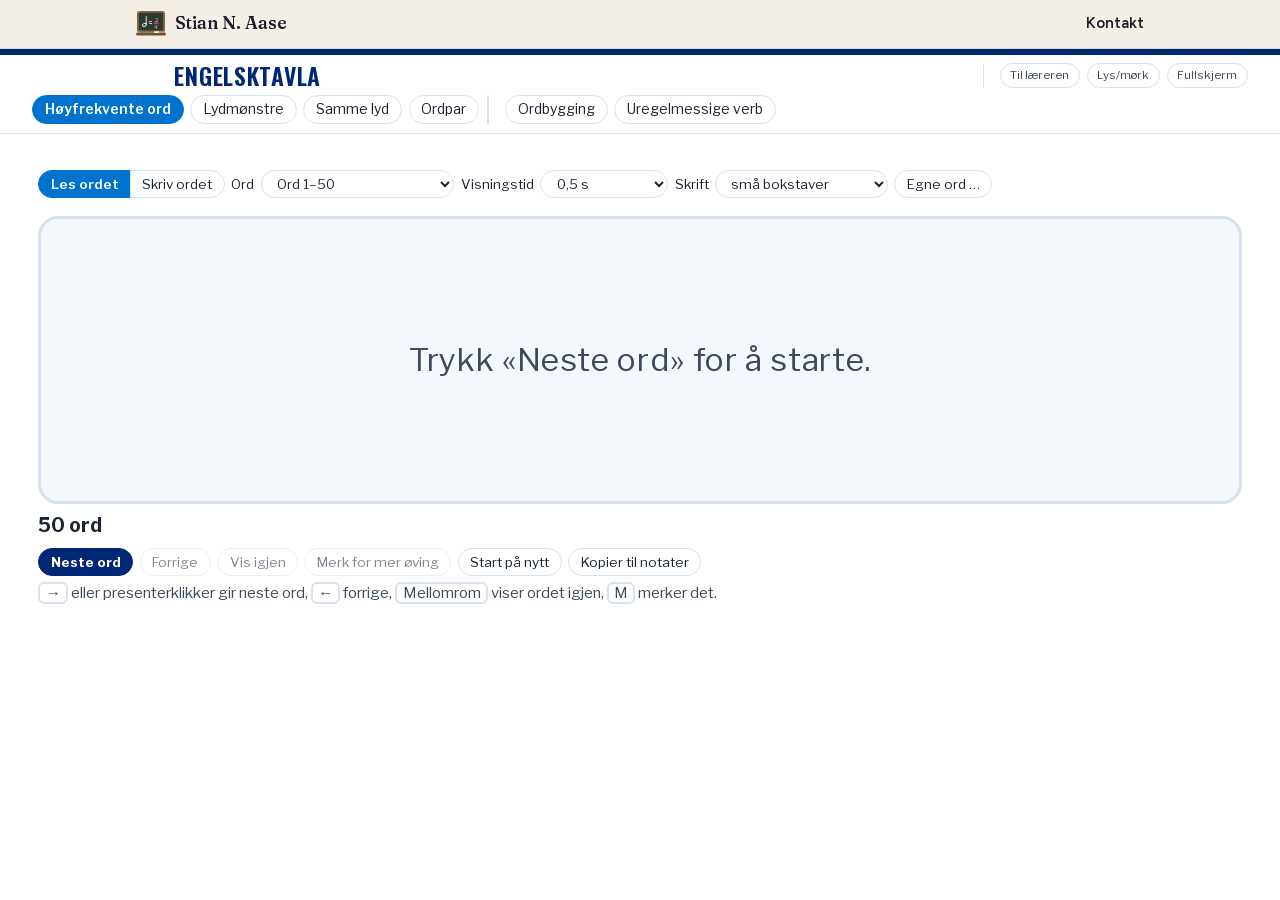
<file: laerer/engelsktavla.html>
<!DOCTYPE html>
<!-- Engelsktavla (19.09.26): tavleverktøy med seks faner for lyd, skrift og ordbygging i engelsk. Søster til ordtavla.html og
     talltavla.html (samme skall og profil). Lista i «Høyfrekvente ord» er bygd fra wordfreq 19.09.26 (kilde i «Til læreren»).
     Ordbygging, Uregelmessige verb og ordlista «Skoleord» kom 19.09.26 og er håndplukket for verktøyet. -->
<html lang="nb">
<head>
<meta charset="utf-8">
<meta name="viewport" content="width=device-width, initial-scale=1">
<title>Engelsktavla</title>
<style>
/* FONTER: Libre Franklin og Oswald, selvhostet som base64, hentet ordrett fra talltavla.html. Ingen eksterne kall. */
@font-face{font-family:'Libre Franklin';font-style:normal;font-weight:400 700;font-display:swap;src:url([data-uri]) format('woff2');unicode-range:U+0000-00FF,U+0131,U+0152-0153,U+02BB-02BC,U+02C6,U+02DA,U+02DC,U+0304,U+0308,U+0329,U+2000-206F,U+20AC,U+2122,U+2191,U+2193,U+2212,U+2215,U+FEFF,U+FFFD;}
@font-face{font-family:'Oswald';font-style:normal;font-weight:500 700;font-display:swap;src:url([data-uri]) format('woff2');unicode-range:U+0000-00FF,U+0131,U+0152-0153,U+02BB-02BC,U+02C6,U+02DA,U+02DC,U+0304,U+0308,U+0329,U+2000-206F,U+20AC,U+2122,U+2191,U+2193,U+2212,U+2215,U+FEFF,U+FFFD;}
</style>
<style>
/* Palett: SkoleBot/Lærerrommet-profilen, lik talltavla.html. --c er mørk oker for det som må skille seg fra blått. */
:root{
  --bg:#FFFFFF; --surface:#F4F7FB; --ink:#1A2433; --muted:#3D4A5C; --line:#D9E2EE;
  --a:#002776; --b:#0073CF; --c:#8A6508; --hl:#DCEBFB; --btn:#EEF4FB;
}
@media (prefers-color-scheme: dark){
  :root:not([data-theme="light"]){
    --bg:#0F1B33; --surface:#1B2A47; --ink:#F4F7FB; --muted:#B7C3D6; --line:#2E4266;
    --a:#9EC1F0; --b:#5EA8F2; --c:#E3B94D; --hl:#BFD8F5; --btn:#213556;
  }
}
:root[data-theme="dark"]{
  --bg:#0F1B33; --surface:#1B2A47; --ink:#F4F7FB; --muted:#B7C3D6; --line:#2E4266;
  --a:#9EC1F0; --b:#5EA8F2; --c:#E3B94D; --hl:#BFD8F5; --btn:#213556;
}
*{box-sizing:border-box}
html,body{margin:0}
body{
  background:var(--bg); color:var(--ink);
  font-family:"Libre Franklin", "Segoe UI", Arial, sans-serif;
  font-size:clamp(15px,min(1.15vw,2.2vh),20px); line-height:1.35;
  min-height:100vh;
}
header.ttu-topbanner{
  display:grid; grid-template-columns:1fr auto; grid-template-areas:"brand tools" "nav nav";
  align-items:center; column-gap:1.5rem; row-gap:.45rem;
  padding:.55rem clamp(1rem,3vw,2rem) .55rem; background:var(--bg);
  border-top:6px solid var(--a); border-bottom:1px solid var(--line);
  font-size:clamp(14px,.9vw,17px);
}
.brand{grid-area:brand; display:flex; align-items:center; gap:.9rem; line-height:1.15}
.tools{grid-area:tools; display:flex; gap:.4rem; justify-self:end; align-items:center; padding-left:1rem; border-left:1px solid var(--line)}
/* Verktøyknappene er sjeldne valg for læreren, ikke faner. De står lavere i støy (20.09.26). */
.tools button{font-size:.82em; padding:.25em .7em; color:var(--muted); background:transparent}
.tools button:hover{color:var(--ink); border-color:var(--b); background:var(--btn)}
header.ttu-topbanner nav{grid-area:nav}
.brand .logo{color:var(--a); width:clamp(120px,10vw,170px); flex:0 0 auto; line-height:0}
.brand .logo svg{width:100%; height:auto; display:block}
.brand .tittel{display:flex; flex-direction:column}
h1{margin:0; font-family:"Oswald", "Libre Franklin", sans-serif; font-weight:600; font-size:1.7em; text-transform:uppercase; letter-spacing:.03em; color:var(--a); line-height:1}
.about h2{font-family:"Oswald", "Libre Franklin", sans-serif; text-transform:uppercase; letter-spacing:.02em; color:var(--a); margin:0; font-size:1.7em}
.foot{max-width:1500px; margin:0 auto; padding:.4rem clamp(1rem,3vw,2.5rem) .9rem; color:var(--muted); font-size:.75em; border-top:1px solid var(--line)}
.about p,.about li{margin:.25em 0; max-width:70ch}
.about ul{margin:.2em 0 .4em; padding-left:1.2em}
.about h3{margin:.6em 0 0; font-size:1.05em}
.about a{color:var(--b)}
.about .ovbox,.ovbox.about{max-height:92vh; overflow:auto; gap:.4rem}
nav{display:flex; flex-wrap:wrap; gap:.35rem .5rem}
nav .grp{display:flex; flex-wrap:wrap; gap:.4rem}
nav .grp + .grp{padding-left:1rem; border-left:2px solid var(--line)}
header.ttu-topbanner button{padding:.3em .85em}
button,select,input{
  font:inherit; color:var(--ink); background:var(--bg);
  border:1.5px solid var(--line); border-radius:999px; padding:.3em .85em; cursor:pointer;
}
button:hover{border-color:var(--b); background:var(--btn)}
button:focus-visible,select:focus-visible,input:focus-visible,[role="button"]:focus-visible{outline:3px solid var(--a); outline-offset:2px}
button:disabled{cursor:default; opacity:.55}
nav button[aria-current="true"]{background:var(--b); border-color:var(--b); color:var(--bg); font-weight:600}
/* Les ordet / Skriv ordet: to knapper som henger sammen, den valgte er fylt (19.09.26) */
.valgpar{display:inline-flex}
.valgpar button{border-radius:0}
.valgpar button:first-child{border-radius:999px 0 0 999px}
.valgpar button:last-child{border-radius:0 999px 999px 0; margin-left:-1.5px}
.valgpar button[aria-pressed="true"]{background:var(--b); border-color:var(--b); color:var(--bg); font-weight:600}
button.main{background:var(--a); border-color:var(--a); color:var(--bg); font-weight:700}
main{max-width:1500px; margin:0 auto; padding:clamp(1.2rem,4vh,3rem) clamp(1rem,3vw,2.5rem) clamp(.6rem,2vh,1.5rem)}
.prompt{font-size:clamp(1.28rem,min(3.6vw,5.6vh),3.04rem); font-weight:700; line-height:1.15; min-height:1.2em; margin:0 0 .2rem}
.hint{color:var(--muted); margin:.2rem 0 1.1rem}
.hl.stum{opacity:.55}
.regel{border-left:4px solid var(--b); background:var(--surface); color:var(--ink); padding:.55rem .9rem; margin:-.5rem 0 1.1rem; font-size:1.1em; border-radius:0 6px 6px 0}
.controls{display:flex; flex-wrap:wrap; gap:.4rem; align-items:center; margin-top:.6rem; font-size:.9em}
.controls.top{margin:0 0 1.1rem}
.controls label{display:flex; align-items:center; gap:.4rem}
.sep{width:2px; align-self:stretch; background:var(--line); margin:0 .3rem}
.drillcard{
  background:var(--surface); border:3px solid var(--line); border-radius:20px;
  padding:clamp(1rem,3vh,2.5rem) clamp(1rem,4vw,3rem); min-height:32vh;
  display:flex; flex-direction:column; justify-content:center; gap:1.2rem;
}
.drillcard.midt{align-items:center; text-align:center}
.dq{font-size:clamp(1.76rem,min(6.16vw,9.68vh),5.28rem); font-weight:700; line-height:1.1}
.dq.stor{font-size:clamp(2.2rem,min(9vw,14vh),7.5rem); letter-spacing:.02em}
.dq.skjult{visibility:hidden}
.dq.liten{font-size:clamp(1.1rem,min(2.6vw,4.4vh),2rem); font-weight:400; color:var(--muted)}
.keys{color:var(--muted); margin:.4rem 0 0}
kbd{font:inherit; border:2px solid var(--line); border-radius:6px; padding:0 .35em}
.status{font-size:1.3em; font-weight:700; min-height:1.35em; margin:.5rem 0 0}
.bigtext{font-size:clamp(1.12rem,min(3.2vw,5.2vh),2.56rem); font-weight:700; line-height:1.25; margin:0}
.luke{display:inline-block; min-width:2.2em; border-bottom:.12em solid var(--ink); margin:0 .1em}
/* Markering av mønster: farge og understrek, så det ikke hviler på farge alene */
.hl{color:var(--c); text-decoration:underline; text-decoration-thickness:.07em; text-underline-offset:.14em}

/* Brikker */
.tiles{display:grid; gap:.5rem; max-width:1100px}
.tile{
  font-size:clamp(1.32rem,min(3.17vw,5.72vh),2.64rem); font-weight:700; background:var(--surface);
  border:3px solid var(--line); border-radius:14px; padding:.3em .4em; line-height:1.15; color:var(--ink);
  text-align:center;
}
div.tile{cursor:default}
.tile:disabled{opacity:1; cursor:default; color:inherit}
.tile.found{background:var(--c); border-color:var(--c); color:var(--bg)}
.tile.nei,.tile.nei:disabled{border-style:dashed; color:var(--muted)}
/* Kolonnebredden måles i brikkenes egen skrift, så et ord aldri brytes midt i (ressurstester 17.09.26:
   på 1280 px var kolonnene 150 px og skriften 33 px, og «kjedelig» og «sjokolade» ble delt). */
.vegg{font-size:clamp(1.2rem,min(3vw,5.4vh),2.8rem); grid-template-columns:repeat(auto-fill,minmax(min(7.6em,100%),1fr))}
.vegg .tile{font-size:1em}
.valg{grid-template-columns:repeat(auto-fit,minmax(min(7em,100%),1fr)); max-width:900px; margin-top:1rem}

/* Delebrett: bokstaver med trykkbare mellomrom (Ordkjeder og Sammensatte ord) */
.dele{display:flex; flex-wrap:nowrap; align-items:stretch; justify-content:flex-start;
  /* .74 = omtrent bredden av en bokstav pluss plass til satte skiller, målt mot de lengste ordene (17.09.26) */
  font-size:min(6rem,calc(min(86vw,1400px) / (var(--n,12) * .74))); font-weight:700; line-height:1.3; margin:.4rem 0 .2rem}
/* Kjeden skal se ut som ett sammenhengende ord: glipene er usynlige til de pekes på eller trykkes.
   Treffflaten (::after) går et stykke inn over nabobokstavene, så den er stor nok for finger på tavle. */
.dele .bk{flex:0 0 auto; text-align:center}
.dele .gap{flex:0 0 auto; width:.03em; min-width:0; padding:0; border:0; border-radius:4px; background:transparent; position:relative; z-index:1}
.dele .gap:hover{background:transparent}
.dele .gap::after{content:""; position:absolute; top:0; bottom:0; left:-.15em; right:-.15em}
.dele .gap::before{content:""; position:absolute; left:50%; top:8%; bottom:8%; width:3px; margin-left:-1.5px; background:transparent; border-radius:2px}
.dele .gap:hover::before,.dele .gap:focus-visible::before{background:var(--b)}
.dele .gap[aria-pressed="true"]{width:.5em}
.dele .gap[aria-pressed="true"]::before{background:var(--c); width:6px; margin-left:-3px; top:0; bottom:0}
.dele.ferdig .gap{pointer-events:none}
.dele .gap:disabled{opacity:1}
.dele.ferdig .gap[aria-pressed="false"]::before{background:transparent}

/* Lesetekst */
.lesetekst{font-size:calc(var(--lt,1.5) * 1em); line-height:1.75; max-width:36em; overflow-wrap:anywhere; margin:0 0 .6rem;
  background:var(--surface); border:3px solid var(--line); border-radius:20px; padding:clamp(.8rem,2.5vh,1.6rem) clamp(1rem,3vw,2.2rem)}
.lesetekst h2{margin:0 0 .3em; font-size:1.15em; color:var(--a)}
.lesetekst p{margin:0}
.lesetekst p + p{margin-top:.7em}
.setn{cursor:pointer; border-radius:6px; padding:.05em .1em; box-decoration-break:clone; -webkit-box-decoration-break:clone}
.setn:hover{background:var(--btn)}
.setn.valgt{background:var(--hl); color:#18262B}
.setn.riktig{background:var(--c); color:var(--bg)}
.setn.forslag{outline:3px solid var(--c); outline-offset:1px}
.lesrad{display:flex; flex-wrap:wrap; gap:1.2rem 2rem; align-items:flex-start}
.lesside{flex:1 1 16em; min-width:14em}
/* Klokke og knapper står ved siden av teksten også med stor skrift og på 1920 px (testelev og lærertester 17.09.26:
   teksten var 40em i sin egen skrift, og sidepanelet falt under kanten). */
@media (min-width:900px){ .lesrad{flex-wrap:nowrap} .lesrad .lesetekst{flex:1 1 0; min-width:0} .lesside{flex:0 0 19em; position:sticky; top:.5rem} }
.klokke{font-size:clamp(1.8rem,min(4.4vw,7vh),3.6rem); font-weight:700; font-variant-numeric:tabular-nums; margin:0}
.klokke.skjult{visibility:hidden}
textarea{font:inherit; color:var(--ink); background:var(--surface); border:1.5px solid var(--line); border-radius:12px; padding:.6em .8em; width:100%; min-height:9em; resize:vertical; line-height:1.5}
textarea:focus-visible{outline:3px solid var(--a); outline-offset:2px}
.egen h2{margin:0; font-size:1.4em; color:var(--a)}
.egen p{margin:0; max-width:70ch}
table.runder{border-collapse:collapse; margin-top:.8rem; font-size:1.05em}
table.runder th,table.runder td{border-bottom:2px solid var(--line); padding:.3em .8em .3em 0; text-align:left}
table.runder td.tall{font-variant-numeric:tabular-nums; font-weight:700}
.teller{display:inline-flex; align-items:center; gap:.4rem}
.teller output{min-width:1.6em; text-align:center; font-weight:700; font-size:1.2em}

/* Klippefortelling */
.klipp{list-style:none; padding:0; margin:0 0 .4rem; display:grid; gap:.4rem; max-width:48em}
.klipp button{width:100%; text-align:left; border-radius:12px; border:3px solid var(--line); background:var(--surface);
  font-size:clamp(1rem,min(2vw,3.2vh),1.7rem); font-weight:600; padding:.25em .7em; line-height:1.3}
.klipp button[aria-pressed="true"]{border-color:var(--a); background:var(--hl); color:#18262B}
.klipp button.plass{border-color:var(--c)}

/* Ordbygging og Uregelmessige verb (19.09.26): oppgave, merkelapp og svar i samme kort */
.merkelapp{color:var(--muted); font-size:clamp(.95rem,min(1.9vw,3vh),1.25rem); line-height:1.35; max-width:44ch; margin:.3rem auto 0}
.svarord{font-size:clamp(1.3rem,min(4vw,6vh),3rem); font-weight:700; line-height:1.2; margin:0}
.svarnb{font-size:clamp(1rem,min(2.2vw,3.4vh),1.5rem); line-height:1.35; max-width:44ch; margin:.4rem auto 0}

.komigang{border-left:4px solid var(--b); background:var(--surface); padding:.55rem .9rem; border-radius:0 6px 6px 0}
.overlay{position:fixed; inset:0; background:rgba(0,0,0,.6); display:grid; place-items:center; padding:1rem; z-index:10}
.overlay[hidden]{display:none}
.ovbox{background:var(--bg); border:3px solid var(--line); border-radius:20px; padding:clamp(1.5rem,4vw,3rem); max-width:950px; width:100%; display:grid; gap:1.2rem}
[hidden]{display:none !important}
@media (max-width:700px){ header.ttu-topbanner{grid-template-columns:1fr; grid-template-areas:"brand" "tools" "nav"} .tools{justify-self:start} }

/* Til læreren i to lag (22.09.26): kortversjon øverst, resten under «Alt om tavla» */
#aboutOverlay details.altom{margin-top:.5rem}
#aboutOverlay details.altom>summary{cursor:pointer; font-weight:700; font-size:1.05em; padding:.35rem 0; list-style:none}
#aboutOverlay details.altom>summary::-webkit-details-marker{display:none}
#aboutOverlay details.altom>summary::before{content:'▸ '}
#aboutOverlay details.altom[open]>summary::before{content:'▾ '}

/* Storskjerm (22.09.26, Stian: tavla speiles fra Macen, bruk mer av flata, luftig). Gjelder bare fra 1600 px,
   så MacBook-visningen (1280 og 1440) er urørt. */
@media (min-width:1600px){
  body{font-size:clamp(20px,min(1.3vw,2.4vh),27px)}
  header.ttu-topbanner{font-size:clamp(16px,1.05vw,22px)}
  main{max-width:1800px; padding-top:clamp(1.6rem,4.5vh,3rem)}
  .prompt{font-size:clamp(2rem,min(3.4vw,5.6vh),3.9rem)}
  .regel{font-size:1.15em}
  .drillcard{min-height:42vh; gap:2rem}
  .dq{font-size:clamp(3rem,min(6vw,11vh),7rem)}
  .dq.stor{font-size:clamp(3.5rem,min(9vw,15vh),10rem)}
  .dq.liten{font-size:clamp(1.6rem,min(2.6vw,4.6vh),2.8rem)}
  .tiles{max-width:1500px; gap:.7rem}
  .tile{font-size:clamp(1.8rem,min(3vw,5.6vh),3.4rem)}
  .vegg{font-size:clamp(1.8rem,min(3vw,5.6vh),3.4rem)}
  .valg{max-width:1200px}
  .dele{font-size:min(8rem,calc(min(86vw,1700px) / (var(--n,12) * .74)))}
  .lesetekst{max-width:40em}
  .klipp{max-width:60em}
  .svarord{font-size:clamp(2rem,min(4vw,6.5vh),3.8rem)}
  .svarnb{font-size:clamp(1.4rem,min(2.2vw,3.6vh),1.9rem)}
  .merkelapp{font-size:clamp(1.3rem,min(1.9vw,3.2vh),1.6rem)}
  .bigtext{font-size:clamp(1.6rem,min(3.2vw,5.4vh),3.3rem)}
  .status{font-size:1.35em}
  .ovbox{max-width:1150px}
}

/* Stemmevelger i Til læreren (22.09.26) */
.stemmevalg{display:flex; flex-wrap:wrap; gap:.4rem .6rem; align-items:center; border-left:4px solid var(--b); background:var(--surface); padding:.55rem .9rem; border-radius:0 6px 6px 0}
.stemmevalg label{display:flex; align-items:center; gap:.4rem}
</style>
<style>.sa-lisens{font-size:.85em;color:var(--muted)}</style>
<link rel="stylesheet" href="../fonter/fonter.css">
<style id="sa-ramme">
/* Felles topplinje på stianaase.no (06.10.26), lik Piano. Lagt inn av verktoy-vask.py. */
.sa-topp{--sa-papir:#f4efe6;--sa-blekk:#1f1b2b;--sa-linje:#ddd3c4;--sa-rod:#b3322a;background:var(--sa-papir);
  border-bottom:1px solid var(--sa-linje);font:600 16px/1.4 "Figtree",system-ui,-apple-system,"Segoe UI",sans-serif;
  letter-spacing:normal;word-spacing:normal}
.sa-topp .sa-wrap{max-width:1040px;margin:0 auto;padding:.55rem 16px;display:flex;align-items:center;justify-content:space-between;gap:1rem}
.sa-topp a{color:var(--sa-blekk);text-decoration:none}
.sa-topp a:hover{color:var(--sa-rod)}
.sa-topp a:focus-visible{outline:3px solid var(--sa-rod);outline-offset:2px;border-radius:4px}
.sa-topp .sa-merke{display:inline-flex;align-items:center;gap:.55rem;font-family:"Fraunces",Georgia,serif;font-size:1.1rem}
.sa-topp .sa-merke svg{width:30px;height:30px;flex:none}
.sa-topp nav{display:flex;gap:1rem;font-size:.95rem}
@media (prefers-color-scheme: dark){:root:not([data-theme="light"]) .sa-topp{--sa-papir:#17141f;--sa-blekk:#f1ebe0;--sa-linje:#3a3446;--sa-rod:#e7705f}}
:root[data-theme="dark"] .sa-topp{--sa-papir:#17141f;--sa-blekk:#f1ebe0;--sa-linje:#3a3446;--sa-rod:#e7705f}
:root:fullscreen .sa-topp{display:none}
@media print{.sa-topp{display:none}}
</style>
</head>
<body>
<header class="sa-topp"><div class="sa-wrap"><a class="sa-merke" href="../"><svg viewBox="0 0 32 32" role="img" aria-label="Kritt-tavle: en halvnote er lik to fjerdedeler"><rect x="1" y="2" width="30" height="23" rx="3" fill="#8a6a3e"/><rect x="3" y="4" width="26" height="19" rx="1.5" fill="#2b3a35"/><rect x="0" y="25" width="32" height="3.2" rx="1.6" fill="#6f5430"/><rect x="19" y="23.6" width="6" height="2" rx="1" fill="#f4efe6"/><rect x="26" y="23.8" width="3.6" height="1.8" rx=".9" fill="#e8806f"/><ellipse cx="9" cy="17" rx="2.1" ry="1.55" transform="rotate(-20 9 17)" fill="none" stroke="#f4efe6" stroke-width="1"/><path d="M10.9 16.7 V8" stroke="#f4efe6" stroke-width="1" stroke-linecap="round"/><text x="15.6" y="17.2" text-anchor="middle" font-family="Figtree, sans-serif" font-weight="600" font-size="8" fill="#f4efe6">=</text><text x="21.5" y="13.4" text-anchor="middle" font-family="Figtree, sans-serif" font-weight="600" font-size="6" fill="#e8806f">2</text><path d="M19 15 H24" stroke="#e8806f" stroke-width="1"/><text x="21.5" y="20.8" text-anchor="middle" font-family="Figtree, sans-serif" font-weight="600" font-size="6" fill="#e8806f">4</text></svg>Stian N. Aase</a><nav aria-label="Hovedmeny"><a href="../#kontakt">Kontakt</a></nav></div></header>

<header class="ttu-topbanner">
  <div class="brand"><span class="logo"></span><div class="tittel"><h1>Engelsktavla</h1></div></div>
  <nav aria-label="Aktiviteter">
    <div class="grp">
      <button data-tab="flash" aria-current="true">Høyfrekvente ord</button>
      <button data-tab="lyd" aria-current="false">Lydmønstre</button>
      <button data-tab="samme" aria-current="false">Samme lyd</button>
      <button data-tab="par" aria-current="false">Ordpar</button>
    </div>
    <div class="grp">
      <button data-tab="bygg" aria-current="false">Ordbygging</button>
      <button data-tab="verb" aria-current="false">Uregelmessige verb</button>
    </div>
  </nav>
  <div class="tools">
    <button id="aboutBtn">Til læreren</button>
    <button id="themeBtn">Lys/mørk</button>
    <button id="fsBtn">Fullskjerm</button>
  </div>
</header>

<main>
  <!-- FLASHORD -->
  <section class="panel" id="flash">
    <div class="controls top">
      <div class="valgpar" role="group" aria-label="Øving"><button id="flLes" aria-pressed="true">Les ordet</button><button id="flSkr" aria-pressed="false">Skriv ordet</button></div>
      <select id="flModus" hidden aria-hidden="true" tabindex="-1"><option value="les">Les ordet</option><option value="skriv">Skriv ordet</option></select>
      <label>Ord <select id="flSet"></select></label>
      <label>Visningstid
        <select id="flTid"><option value="100">0,1 s</option><option value="300">0,3 s</option><option value="500" selected>0,5 s</option><option value="1000">1 s</option><option value="2000">2 s</option><option value="0">Står til neste</option></select>
      </label>
      <label>Skrift
        <select id="flCase"><option value="sma">små bokstaver</option><option value="store">STORE BOKSTAVER</option></select>
      </label>
      <button id="flEgne">Egne ord …</button>
    </div>
    <div class="drillcard midt"><div class="dq stor" id="flWord" lang="en"></div></div>
    <p class="status" id="flCount"></p>
    <div class="controls">
      <button id="flNext" class="main">Neste ord</button>
      <button id="flPrev">Forrige</button>
      <button id="flAgain">Vis igjen</button>
      <button id="flMark" aria-pressed="false">Merk for mer øving</button>
      <button id="flHoer" hidden>Hør ordet</button>
      <button id="flRestart">Start på nytt</button>
      <button id="flKopier">Kopier til notater</button>
    </div>
    <p class="keys" id="flKeys"><kbd>→</kbd> eller presenterklikker gir neste ord, <kbd>←</kbd> forrige, <kbd>Mellomrom</kbd> viser ordet igjen, <kbd>M</kbd> merker det.</p>
  </section>

  <!-- LYDMØNSTRE -->
  <section class="panel" id="lyd" hidden>
    <div class="controls top">
      <label>Mønster <select id="lyPat"></select></label>
      <button id="lyView"></button>
      <button id="lyHl"></button>
      <button id="lyShuffle">Stokk ordene</button>
      <button id="lyRegelBtn" aria-pressed="false">Vis regelen</button>
    </div>
    <p class="hint" id="lyHint"></p>
    <p class="regel" id="lyRegel" hidden></p>
    <div class="tiles vegg" id="lyWall" lang="en"></div>
    <div id="lyOne" hidden>
      <div class="drillcard midt"><div class="dq stor" id="lyWord" lang="en"></div></div>
      <p class="status" id="lyCount"></p>
      <div class="controls"><button id="lyNext" class="main">Neste ord</button><button id="lyHoer" hidden>Hør ordet</button></div>
      <p class="keys"><kbd>→</kbd> eller presenterklikker gir neste ord.</p>
    </div>
  </section>

  <!-- SAMME LYD -->
  <section class="panel" id="samme" hidden>
    <div class="controls top">
      <label>Øvelse <select id="smSet"></select></label>
      <button id="smRegelBtn" aria-pressed="false">Vis regelen</button>
    </div>
    <p class="hint" id="smHint"></p>
    <p class="regel" id="smRegel" hidden></p>
    <div class="drillcard"><div id="smQ" lang="en"></div></div>
    <div class="tiles valg" id="smOpts" lang="en"></div>
    <p class="status" id="smMsg" aria-live="polite"></p>
    <div class="controls">
      <button id="smHoer" hidden>Hør ordet</button>
      <button id="smShow">Vis svar</button>
      <button id="smNext" class="main">Neste</button>
      <span class="hint" id="smCount"></span>
    </div>
    <p class="keys"><kbd>→</kbd> eller presenterklikker gir neste oppgave.</p>
  </section>

  <!-- ORDPAR -->
  <section class="panel" id="par" hidden>
    <div class="controls top">
      <label>Ord <select id="opSet"></select></label>
      <label>Øvelse
        <select id="opMode"><option value="blink">Blink: hvilket ord så du?</option><option value="les">Les ordene</option></select>
      </label>
      <label id="opTidLbl">Visningstid
        <select id="opTid"><option value="100">0,1 s</option><option value="300">0,3 s</option><option value="500">0,5 s</option><option value="1000" selected>1 s</option><option value="2000">2 s</option></select>
      </label>
      <button id="opRegelBtn" aria-pressed="false">Vis regelen</button>
    </div>
    <p class="hint" id="opHint"></p>
    <p class="regel" id="opRegel" hidden></p>
    <div class="drillcard midt" id="opCard"><div class="dq stor" id="opWord" lang="en"></div></div>
    <div class="tiles valg" id="opOpts" lang="en"></div>
    <p class="status" id="opMsg" aria-live="polite"></p>
    <div class="controls">
      <button id="opFlash" class="main">Vis ord</button>
      <button id="opNext">Neste ord</button>
      <span class="hint" id="opCount"></span>
    </div>
    <p class="keys" id="opKeys"><kbd>Mellomrom</kbd> viser ordet, <kbd>→</kbd> eller presenterklikker gir neste.</p>
  </section>

  <!-- ORDBYGGING -->
  <section class="panel" id="bygg" hidden>
    <div class="controls top">
      <label>Øvelse
        <select id="obMode">
          <option value="del">Del ordet</option>
          <option value="betyr">Hva betyr delen?</option>
          <option value="lag">Lag nye ord</option>
          <option value="biter">Lange ord bit for bit</option>
        </select>
      </label>
    </div>
    <p class="hint" id="obHint"></p>
    <div class="drillcard midt">
      <div class="dele" id="obBoard" lang="en" hidden></div>
      <div class="dq stor" id="obQ" lang="en"></div>
      <div id="obSvar" hidden>
        <p class="svarord" id="obSvarOrd" lang="en"></p>
        <p class="svarnb" id="obSvarTekst"></p>
      </div>
    </div>
    <p class="status" id="obMsg" aria-live="polite"></p>
    <div class="controls">
      <button id="obCheck" class="main" hidden>Sjekk</button>
      <button id="obNext" class="main">Neste</button>
      <button id="obShow">Vis svar</button>
      <button id="obHoer" hidden>Hør ordet</button>
      <button id="obMark" aria-pressed="false">Merk for mer øving</button>
      <button id="obKopier">Kopier til notater</button>
      <span class="hint" id="obCount"></span>
    </div>
    <p class="keys"><kbd>→</kbd> eller presenterklikker gir neste, <kbd>Mellomrom</kbd> viser svaret, <kbd>M</kbd> merker ordet.</p>
  </section>

  <!-- UREGELMESSIGE VERB -->
  <section class="panel" id="verb" hidden>
    <div class="controls top">
      <label>Verb <select id="uvSet"></select></label>
      <label>Øvelse
        <select id="uvMode">
          <option value="to">Si de to andre formene</option>
          <option value="to1">Si 2. og 3. form (1. form vises)</option>
          <option value="alle">Vis alle tre</option>
        </select>
      </label>
    </div>
    <p class="hint" id="uvHint"></p>
    <p class="hint" id="uvKlasse">Fungerer også med hele klassen: elevene sier formene i kor.</p>
    <div class="drillcard midt">
      <div class="dq stor" id="uvQ" lang="en"></div>
      <p class="merkelapp" id="uvForm"></p>
      <div id="uvSvar" hidden>
        <p class="svarord" id="uvSvarOrd" lang="en"></p>
        <p class="svarnb" id="uvSvarTekst"></p>
      </div>
    </div>
    <p class="status" id="uvMsg" aria-live="polite"></p>
    <div class="controls">
      <button id="uvNext" class="main">Neste verb</button>
      <button id="uvShow">Vis svar</button>
      <button id="uvHoer" hidden>Hør ordet</button>
      <button id="uvMark" aria-pressed="false">Merk for mer øving</button>
      <button id="uvKopier">Kopier til notater</button>
      <span class="hint" id="uvCount"></span>
    </div>
    <p class="keys"><kbd>→</kbd> eller presenterklikker gir neste verb, <kbd>Mellomrom</kbd> viser svaret, <kbd>M</kbd> merker verbet.</p>
  </section>

</main>

<div class="overlay" id="egenOverlay" hidden>
  <div class="ovbox egen" role="dialog" aria-modal="true" aria-labelledby="egenTitle">
    <h2 id="egenTitle">Egne ord</h2>
    <p id="egenHjelp"></p>
    <textarea id="egenFelt" data-ingen-lagring autocomplete="off" spellcheck="false" aria-labelledby="egenTitle" aria-describedby="egenHjelp egenVern"></textarea>
    <p class="hint" id="egenVern">Det du limer inn, brukes bare her og nå. Det lagres ikke, sendes ikke noe sted og forsvinner når siden lukkes. Teksten vises på tavla, så lim ikke inn navn eller andre opplysninger om elever.</p>
    <p class="status" id="egenMsg" aria-live="polite"></p>
    <div class="controls"><button id="egenBruk" class="main">Bruk</button><button id="egenAvbryt">Avbryt</button></div>
  </div>
</div>

<div class="overlay" id="aboutOverlay" hidden>
  <div class="ovbox about" role="dialog" aria-modal="true" aria-labelledby="aboutTitle">
    <h2 id="aboutTitle">Til læreren</h2>
    <p class="komigang"><strong>Kom i gang.</strong> Velg en fane øverst. I Høyfrekvente ord velger du «Les ordet» eller «Skriv ordet» og trykker «Neste ord». I «Skriv ordet» skriver eleven for hånd, på ark eller minitavle. Egne ord legger du inn med «Egne ord …».</p>
    <p>Engelsktavla øver sammenhengen mellom lyd og skrift på barnetrinnet og ungdomstrinnet, med én elev eller en liten gruppe og læreren ved siden av, på lærerens Mac eller på tavla, og i flere av fanene med hele klassen. Engelsk skrives mindre lydrett enn norsk, og elever som strever, leser ofte engelske ord med norske lyder og staver slik ordet høres ut. Tavla øver de vanligste ordene, mønstrene som går igjen, og ordene som må læres som ordbilder.</p>
    <p class="stemmevalg" id="hoerVelgerRad" hidden><span><strong>«Hør ordet»</strong> leser med <span id="hoerStemme"></span>.</span> <label>Stemme <select id="hoerVelger"></select></label> <button type="button" id="hoerProv">Prøv stemmen</button></p>
    <h3>Hvilken fane passer?</h3>
    <ul>
      <li>Leser engelske ord med norske lyder: Lydmønstre og Høyfrekvente ord</li>
      <li>Leser greit, men staver slik ordet høres ut: «Skriv ordet» og Samme lyd</li>
      <li>Leser raskt og gjetter: Ordpar</li>
      <li>Stopper foran ord som information og environment: Ordbygging</li>
      <li>Skriver setninger i fortid: Uregelmessige verb</li>
    </ul>
    <p>Dette er tommelfingerregler, og du kjenner eleven best. De fire første fanene øver enkeltord. De to siste tar eleven videre til sammensatte ord og til former eleven ikke kan lyde seg fram til, og passer når de vanligste ordene sitter.</p>
    <h3>Klasse eller én elev</h3>
    <p>Uregelmessige verb og Skoleord fungerer med hele klassen, i kor eller etter tur, for eksempel som ti minutters oppstart. Lydmønstre og Samme lyd går også på tavla foran klassen. Høyfrekvente ord i blink og Ordpar passer én elev eller en liten gruppe, fordi én skal svare.</p>
    <p class="sa-lisens">Engelsktavla er laget av Stian Norgård Aase. Den er fri å bruke og dele med navngivelse (<a href="https://creativecommons.org/licenses/by-sa/4.0/deed.no">CC BY-SA 4.0</a>). Flere verktøy finner du på <a href="../">stianaase.no</a>.</p>
    <details class="altom"><summary>Alt om tavla</summary>
    <h3>Målene verktøyet støtter</h3>
    <ul>
      <li>Lese og skrive de vanligste engelske ordene raskt og riktig</li>
      <li>Kjenne igjen lydmønstre som stum e, vokalpar og konsonanter som sier én lyd sammen</li>
      <li>Vite at samme lyd kan skrives på ulike måter, og kjenne reglene som hjelper</li>
      <li>Skille ord som høres like ut, som there, their og they're</li>
      <li>Lese nøyaktig når ord ligner hverandre, og få med endelsene</li>
      <li>Forstå lengre ord ved å kjenne igjen forstavelser, endelser og ordrøtter</li>
      <li>Kunne de vanligste uregelmessige verbene i alle tre former</li>
      <li>Lese og skrive ordene som går igjen i engelskoppgaver og fagtekster</li>
    </ul>
    <h3>Fanene i korte trekk</h3>
    <ul>
      <li>Høyfrekvente ord: Ordet blinker kort, så eleven må kjenne igjen ordbildet og ikke rekker å lydere. I «Skriv ordet» står ordet i 2 sekunder, dekkes, eleven skriver det, og så vises fasit. Med «Står til neste» står ordet til du dekker det. De korteste visningstidene passer for ord eleven leser sikkert. Gjetter eleven, er tiden for kort. «Ord som må læres» er vanlige ord utenfor lydmønstrene, som the, was, said og because. «Skoleord» går igjen i oppgavetekster og fagtekster, som describe, explain, compare og source. De er ikke blant de aller vanligste, men en elev som ikke kjenner dem, kan misforstå hva oppgaven ber om. Fasiten sier fra når et ord må læres som ordbilde. Mange av de andre kan eleven lyde seg fram til, og det er verdt å vise eleven. Nederst i menyen Ord ligger «Egne ord», der du limer inn for eksempel gloser fra læreverket. «Forrige» eller pil til venstre går tilbake til ordet før.</li>
      <li>Lydmønstre: Ett mønster om gangen, med alle ordene samlet eller ett om gangen. Markeringen viser mønsteret og kan slås av når det sitter. I stum e er e-en på slutten svakere markert, fordi den ikke sies.</li>
      <li>Samme lyd: Eleven velger ordet som passer i setningen, eller skrivemåten som gir et ekte ord. Begge ordene i setningsoppgavene er ekte ord, så eleven ser ikke feilstavinger. Settene med skrivemåter følger regler som holder i de fleste ord, som ck rett etter kort vokal og ay på slutten av ordet.</li>
      <li>Ordpar: I «Blink» vises ett av ordene kort, og eleven peker ut hvilket det var. «Les ordene» viser ordene samlet til høytlesing og samtale.</li>
      <li>Ordbygging: Fire øvelser i menyen Øvelse. Lange ord er korte deler satt sammen, og delene betyr noe fast. Kan eleven at un- betyr «ikke» og -less «uten», kommer eleven langt også i ord dere ikke har øvd på. Begynn med «Del ordet», der eleven trykker mellom bokstavene der delen slutter og sjekker, og «Hva betyr delen?». «Lag nye ord» krever mer, for der finner eleven ordene selv. Eleven svarer muntlig, og «Vis svar» er fasiten. Delene og ordene er håndplukket, så svaret viser bare ord som finnes. I «Lange ord bit for bit» er bitene delt slik ordet sies, ikke slik en ordbok deler det ved linjeskift.</li>
      <li>Uregelmessige verb: 60 verb i tre former slik læreverkene setter dem opp (go, went, gone), med kort norsk oversettelse. «Si de to andre formene» viser én tilfeldig form og er muntlig. «Si 2. og 3. form» viser alltid 1. form, for den som trenger et fast utgangspunkt. «Vis alle tre» viser hele rekka, og eleven leser og skriver formene for hånd. Der britisk og amerikansk engelsk skiller lag, står begge, som learnt og learned.</li>
    </ul>
    <h3>I timen</h3>
    <p>Du er lydmodellen. Si ordet selv og la eleven si det etter deg. Eleven kan styre tempoet med piltasten, presenterklikkeren eller «Vis fasit», mens du velger ord og visningstid. Ti minutter kan være to–tre minutter med Høyfrekvente ord, fem minutter med Lydmønstre eller Samme lyd og en runde med Ordpar til slutt. Bruk gjerne samme bolk flere dager på rad. Gjentakelsen er en del av øvingen.</p>
    <p>«Vis regelen» i Lydmønstre, Samme lyd og Ordpar viser regelen bak oppgavene. Trykk på den etter at eleven har prøvd noen ganger, og la eleven forklare mønsteret først. Regelen skjules igjen når dere bytter sett.</p>
    <p>Tavla vurderer ikke uttale og tar ikke opp lyd. Det er du som lytter og gir tilbakemelding.</p>
    <p>Fullskjerm gir ordene mest plass på tavla. Tastene står nederst i hver fane.</p>
    <h3>Fra økt til økt</h3>
    <p>«Merk for mer øving» samler ord eleven stoppet ved. De forsvinner når siden lukkes, så trykk «Kopier til notater» før du lukker. Den legger merkede ord og egne ord på utklippstavla som ren tekst med dato. Tavla legger ikke til navn. Lim teksten inn på elevens side i skolens OneNote. Neste gang limer du notatet inn i «Egne ord», så øver eleven videre på de merkede ordene og på egne ord dere brukte. Står det andre notater på elevsida, brukes bare ordene fra tavla.</p>
    <h3>Hør ordet</h3>
    <p>«Hør ordet» leser opp med maskinens egen engelske stemme. Knappen vises bare når maskinen har en engelsk stemme installert, og det brukes aldri en nettstemme. Tavla velger britisk engelsk først. Høres opplesingen norsk ut, velger du en annen stemme øverst i dette vinduet og trykker «Prøv stemmen». Valget huskes på denne Macen. Safari følger stemmevalget sikrest; i Chrome og Vivaldi kan «Etter språk, uten fast stemme» være det som virker. Uttalen kan være upresis, så si gjerne ordet selv hvis det høres feil ut.</p>
    <h3>Ordene</h3>
    <p>Ordene i Høyfrekvente ord er de 300 vanligste ordformene i <a href="https://github.com/rspeer/wordfreq" target="_blank" rel="noopener">wordfreq</a> av Robyn Speer, som veier sammen mange kilder, blant annet filmundertekster, nyheter, nettekster og Wikipedia (dataene har lisens <a href="https://creativecommons.org/licenses/by-sa/4.0/deed.no" target="_blank" rel="noopener">CC BY-SA 4.0</a>). Tall, navn, forkortelser, banning og ord med nyhets- og politikkpreg er tatt ut. Lista her er bearbeidet, og den kan brukes videre på vilkårene i CC BY-SA 4.0. Hvilke ord som står under «Ord som må læres» og «Skoleord», og hvilke ord som står i de andre fanene, er valgt for verktøyet. Det samme gjelder ordene, delene og verbene i Ordbygging og Uregelmessige verb: de er håndplukket for tavla og står ikke i wordfreq-lista. Lista er ikke den samme som i bestemte kartleggingsprøver eller læreverk.</p>
    <h3>Personvern</h3>
    <p>Verktøyet lagrer ingen svar, tider eller elevopplysninger, og det sender ingenting ut og henter ingenting fra nettet. Egne ord som du limer inn, brukes bare i økta. De lagres ikke og forsvinner når siden lukkes, sammen med merkede ord. Ordene vises på tavla, så ikke lim inn navn eller andre opplysninger om elever. «Kopier til notater» legger teksten på utklippstavla på maskinen du bruker. Tavla sender den ikke videre. Det er du som bestemmer hvor den limes inn. Det eneste som huskes i nettleseren, er valget mellom lys og mørk visning, og hvilken engelsk stemme du har valgt.</p>
    <h3>Vurdering</h3>
    <p>Tavla viser om et svar er riktig, men sier ingenting om hva eleven kan. Om et ord eller et mønster sitter, ser du på om eleven leser og skriver det uten å nøle, og om det fortsatt sitter etter en uke uten øving. Uttale og leseflyt vurderer du ved å lytte.</p>
    </details>
    <div class="controls"><button id="aboutClose" class="main">Lukk</button></div>
  </div>
</div>

<script>
/* =====================  DATA  ===================== */
const ord = s => s.trim().split(/\s+/);

/* Høyfrekvente ord: seks bolker à 50, ordnet etter frekvens. Bygd 19.09.26 fra wordfreq (Robyn Speer, data CC BY-SA 4.0),
   som veier sammen mange kilder. Tall, enkeltbokstaver (unntatt a og I), navn, forkortelser, banning og ord med nyhets- og politikkpreg er tatt ut.
   women, men og children er tatt med (Stian 19.09.26), så whole, car og face (rang 329–331) falt ut.
   I og I'm osv. skrives med stor I, månedsnavn med stor forbokstav. */
const FLASH = [
  ord(`the to and of a in I is for that you it on with this was be as are have at he not by but from my or we an your all so his they me if one can will just like about up out what has when more do`),
  ord(`no were who had it's their there her which time get been would she new people how don't some also them now other I'm its our than good only after first him into know see two make over think any then could back these us want because go well said`),
  ord(`way most much very where even should may here need really did right work year years being day too going before off why made still take got many never those life say world down great through you're last that's while best such love man home long look something use can't`),
  ord(`same used both every am come part three around between always better find help high little old since another does own things under during game I've thing give house place school again next each without against didn't end found must show big feel sure team ever family keep might please`),
  ord(`put money free second someone away left number city days lot name night play until doing few he's let real called different having set thought done however getting group looking top women care start times week already anything case nothing person today change enough everything full live making point read`),
  ord(`there's told yet bad doesn't four hard mean once tell music seen stop water believe call head men small took white came far job side though try went yes actually later less line order run says country open season thank children everyone they're trying using area black following makes together`),
];
/* Vanlige ord som ikke følger lydmønstrene, og som må læres som ordbilder. Valgt for verktøyet. */
const TRICKY = ord(`the to do of you your was said says what want water have give live one once are were where there their they who two some come done love other another mother money does could would should because people many any again friend eyes enough through though thought whole sure busy laugh eight women`);

/* Lydmønstre. hvor: 'start' = bare først i ordet, 'alle' = hvor som helst, 'slutt' = bare sist,
   'magisk' = vokal + én konsonant + stum e på slutten (vokalen og e-en markeres, e-en svakere). */
const LYD = [
  {gruppe:'Stum e', tips:'E-en på slutten sies ikke. Den gjør vokalen foran lang, så vokalen sier navnet sitt.', sett:[
    {navn:'a_e (a som «ei»)', tips:'E-en på slutten sies ikke. Den gjør a-en lang, så a sier navnet sitt: «ei».', m:['a'], hvor:'magisk', ord:ord(`make take came name same late gave game plate shake face place`)},
    {navn:'i_e (i som «ai»)', tips:'E-en på slutten sies ikke. Den gjør i-en lang, så i sier navnet sitt: «ai».', m:['i'], hvor:'magisk', ord:ord(`like time ride bike write life five nice line smile white while`)},
    {navn:'o_e (o som «ou»)', tips:'E-en på slutten sies ikke. Den gjør o-en lang, så o sier navnet sitt: «ou».', m:['o'], hvor:'magisk', ord:ord(`home hope rope note those bone joke phone close stone nose hole`)},
    {navn:'u_e (u som «ju»)', tips:'E-en på slutten sies ikke. Den gjør u-en lang, så u sier navnet sitt: «ju».', m:['u'], hvor:'magisk', ord:ord(`use cute huge tune cube excuse`)},
  ]},
  {gruppe:'Vokalpar', tips:'To vokaler sammen gir én lyd.', sett:[
    {navn:'ee', tips:'ee sies som lang norsk i.', m:['ee'], hvor:'alle', ord:ord(`see need feel green sleep week tree keep free meet three street`)},
    {navn:'ea', tips:'ea sies oftest som lang norsk i.', m:['ea'], hvor:'alle', ord:ord(`eat heat sea team clean dream speak beach mean leave please each`)},
    {navn:'ai og ay', tips:'ai og ay sies som «ei». Inne i ordet skrives det ofte ai, på slutten ay.', m:['ai','ay'], hvor:'alle', ord:ord(`rain wait train paint main tail day play say way stay today`)},
    {navn:'oa', tips:'oa sies som «ou».', m:['oa'], hvor:'alle', ord:ord(`boat road coat goal soap coach toast`)},
    {navn:'oo (lang)', tips:'oo sies her som lang norsk u.', m:['oo'], hvor:'alle', ord:ord(`food moon soon school cool room pool too`)},
    {navn:'oo (kort)', tips:'oo sies her kort, omtrent som o i norsk «ost».', m:['oo'], hvor:'alle', ord:ord(`book look good foot took wood cook`)},
    {navn:'ou og ow som «au»', tips:'ou og ow sies ofte som «au».', m:['ou','ow'], hvor:'alle', ord:ord(`out about house round found mouth now how down town brown cow`)},
    {navn:'ow som «ou»', tips:'ow kan også sies som «ou». Da må du kjenne ordet.', m:['ow'], hvor:'alle', ord:ord(`show know slow snow window grow own low`)},
  ]},
  {gruppe:'Konsonanter som sier én lyd', tips:'Bokstavene i mønsteret sier én lyd sammen.', sett:[
    {navn:'sh', tips:'sh sies som norsk sj.', m:['sh'], hvor:'alle', ord:ord(`she ship shop wish fish push shoe wash short fresh`)},
    {navn:'ch og tch', tips:'ch og tch sies som «tsj».', m:['tch','ch'], hvor:'alle', ord:ord(`chair child much lunch teach check watch catch match kitchen`)},
    {navn:'th med stemme', tips:'Tunga mellom tennene, og stemmen er på.', m:['th'], hvor:'alle', ord:ord(`the this that they then there with mother other together`)},
    {navn:'th uten stemme', tips:'Tunga mellom tennene, bare luft.', m:['th'], hvor:'alle', ord:ord(`think thing three both month thank through birthday`)},
    {navn:'wh', tips:'wh sies som w.', m:['wh'], hvor:'start', ord:ord(`what when where which why white while wheel`)},
    {navn:'ph', tips:'ph sies som f.', m:['ph'], hvor:'alle', ord:ord(`phone photo graph dolphin alphabet elephant`)},
    {navn:'ck', tips:'ck sies som k.', m:['ck'], hvor:'alle', ord:ord(`back black kick lock luck neck sock truck check quick`)},
    {navn:'ng', tips:'ng sies som ng i norsk «sang».', m:['ng'], hvor:'slutt', ord:ord(`sing song long thing ring young bring morning going wrong`)},
  ]},
  {gruppe:'Stumme bokstaver', tips:'En av bokstavene i mønsteret sies ikke.', sett:[
    {navn:'kn', tips:'k sies ikke.', m:['kn'], hvor:'start', ord:ord(`know knee knife knock knew knot`)},
    {navn:'wr', tips:'w sies ikke.', m:['wr'], hvor:'start', ord:ord(`write wrong wrist wrap wrote`)},
    {navn:'igh', tips:'igh sies som «ai». g og h sies ikke.', m:['igh'], hvor:'alle', ord:ord(`high light night right might fight bright sight`)},
    {navn:'ould', tips:'ould sies som ood i good. l sies ikke.', m:['ould'], hvor:'alle', ord:ord(`could would should couldn't wouldn't shouldn't`)},
    {navn:'mb og lk', tips:'b etter m sies ikke, og l foran k sies ofte ikke.', m:['mb','lk'], hvor:'alle', ord:ord(`climb thumb lamb comb walk talk chalk`)},
  ]},
  {gruppe:'Endelser', tips:'Endelsen sies likt i mange ord.', sett:[
    {navn:'-tion', tips:'-tion sies som «sjen».', m:['tion'], hvor:'slutt', ord:ord(`station attention nation action section motion position direction`)},
    {navn:'-ture', tips:'-ture sies som «tsjer».', m:['ture'], hvor:'slutt', ord:ord(`picture future nature adventure culture`)},
    {navn:'-ed', tips:'-ed kan sies som t, d eller id, men skrives alltid -ed.', m:['ed'], hvor:'slutt', ord:ord(`jumped walked played cleaned wanted needed stopped called`)},
  ]},
  {gruppe:'Bokstaver som sies annerledes enn på norsk', tips:'Disse bokstavene sies annerledes enn på norsk.', sett:[
    {navn:'w', tips:'w sies med runde lepper, som en kort u foran vokalen, ikke som norsk v.', m:['w'], hvor:'start', ord:ord(`we win walk water window week wet warm`)},
    {navn:'j', tips:'j sies som «dsj».', m:['j'], hvor:'start', ord:ord(`jump job June jacket joke juice just`)},
    {navn:'y først i ordet', tips:'y først i ordet sies som norsk j.', m:['y'], hvor:'start', ord:ord(`yes you year young yellow yet your`)},
    {navn:'y sist i korte ord', tips:'y sist i korte ord sies som «ai».', m:['y'], hvor:'slutt', ord:ord(`my by why fly try cry sky shy`)},
    {navn:'u som i up', tips:'u sies ofte som en kort, åpen lyd, omtrent som a i norsk «hatt».', m:['u'], hvor:'alle', ord:ord(`up bus run sun much lunch cup jump`)},
    {navn:'a som i cat', tips:'a sies ofte som norsk æ.', m:['a'], hvor:'alle', ord:ord(`cat bag hand black man happy apple map`)},
  ]},
];

/* Samme lyd. Lydsett: [før, grafem, etter]. Bare ord der én skrivemåte gir et ekte ord. */
const d = s => s.trim().split(/\s+/).map(w => w.split('|'));   // "r|ai|n" -> ['r', 'ai', 'n']
const LYDSETT = [
  {id:'ay', navn:'ai eller ay?', valg:['ai','ay'], hint:'Inne i ordet skrives «ei»-lyden ofte ai. På slutten av ordet skrives den ofte ay.',
   ord:d(`r|ai|n w|ai|t tr|ai|n p|ai|nt m|ai|n t|ai|l s|ai|l f|ai|l d|ay| pl|ay| st|ay| w|ay| aw|ay| tod|ay| s|ay| tr|ay|`)},
  {id:'ck', navn:'ck eller k på slutten?', valg:['ck','k'], hint:'Rett etter en kort vokal skrives k-lyden ck. Etter en konsonant eller to vokaler skrives den k.',
   ord:d(`ba|ck| ki|ck| lo|ck| du|ck| bla|ck| ne|ck| so|ck| tru|ck| si|ck| lu|ck| mil|k| ban|k| par|k| boo|k| loo|k| wee|k| dar|k| thin|k| pin|k| des|k|`)},
  {id:'tch', navn:'tch eller ch?', valg:['tch','ch'], hint:'Rett etter en kort vokal skrives «tsj»-lyden ofte tch. Etter en konsonant eller to vokaler skrives den ch. Unntak: much, such, rich og which.',
   ord:d(`ca|tch| wa|tch| ma|tch| pi|tch| ki|tch|en swi|tch| ske|tch| fe|tch| lun|ch| ben|ch| bea|ch| tea|ch| rea|ch| coa|ch| pun|ch|`)},
  {id:'dge', navn:'dge eller ge?', valg:['dge','ge'], hint:'Rett etter en kort vokal skrives «dsj»-lyden dge. Etter en lang vokal eller en konsonant skrives den ge.',
   ord:d(`bri|dge| e|dge| ba|dge| ju|dge| fri|dge| bu|dge|t pa|ge| hu|ge| lar|ge| chan|ge| a|ge| sta|ge| oran|ge|`)},
];

/* Setninger med to ekte ord som høres likt ut. ___ er luka. Første ord i paret er svaret. */
const HOMOFON = [
  ['there','their','The ball is over ___.'], ['their','there','The players forgot ___ bags.'],
  ["they're",'there',"I think ___ tired after the game."], ['there',"they're",'Is ___ any water left?'],
  ['your',"you're",'Is this ___ jacket?'], ["you're",'your',"I think ___ right."],
  ['its',"it's",'The dog wagged ___ tail.'], ["it's",'its','I think ___ cold outside.'],
  ['to','too','We go ___ school by bus.'], ['too','to','This bag is ___ heavy.'],
  ['two','too','She scored ___ goals.'], ['too','two','Can I come with you ___?'],
  ['know','no','Do you ___ the answer?'], ['no','know','There is ___ milk left.'],
  ['knew','new','I ___ the answer.'], ['new','knew','He has ___ shoes.'],
  ['right','write','Turn ___ at the shop.'], ['write','right','Please ___ your name here.'],
  ['where','wear','Do you know ___ my phone is?'], ['wear','where','I ___ a helmet when I ride.'],
  ['here','hear','Come over ___.'], ['hear','here','Can you ___ the music?'],
  ['see','sea','I can ___ the goal.'], ['sea','see','We swam in the ___.'],
  ['won','one','Our team ___ the match.'], ['one','won','I have ___ brother.'],
  ['four','for','My little sister is ___ years old.'], ['for','four','This gift is ___ you.'],
  ['buy','by','I want to ___ new skis.'], ['by','buy','We sat ___ the window.'],
  ['week','weak','We train three times a ___.'], ['weak','week','My legs felt ___ after the race.'],
  ['hole','whole','The ball rolled into a ___.'], ['whole','hole','I ate the ___ pizza.'],
  ['hour','our','The bus comes in an ___.'], ['our','hour','This is ___ classroom.'],
  ['meet','meat',"Let's ___ after school."], ['meat','meet',"I don't eat ___."],
  ['break','brake','We have a ___ at ten.'], ['brake','break','Use the ___ on your bike.'],
  ['threw','through','He ___ the ball to me.'], ['through','threw','We walked ___ the forest.'],
  ['piece','peace','Can I have a ___ of cake?'], ['peace','piece','I want some ___ and quiet.'],
];

/* Ordpar */
const g = s => s.trim().split(/\s+/).map(x => x.split('/'));
const ORDPAR = [
  {navn:'Små ord som ligner', hint:'Små ord er lette å bytte om når det går fort. Se på hver bokstav, også rekkefølgen.',
   grupper:g(`was/saw of/off on/no form/from then/than were/where who/how felt/left now/own/won there/three want/went if/of though/through/thought`)},
  {navn:'Stum e', hint:'E-en på slutten gjør vokalen lang, så den sier navnet sitt. Uten e er vokalen kort.',
   grupper:g(`hop/hope not/note cut/cute tap/tape kit/kite hat/hate pin/pine cap/cape bit/bite plan/plane rid/ride fin/fine us/use hug/huge`)},
  {navn:'Endelser', hint:'Begynnelsen av ordet er lik. Se helt til slutten.',
   grupper:g(`play/plays/played/playing walk/walks/walked/walking run/runs/running stop/stops/stopped/stopping try/tries/tried happy/happily/happier help/helps/helped/helpful jump/jumps/jumped/jumping`)},
  {navn:'Ord som ofte byttes om', hint:'Ordene ligner, men betyr noe forskjellig. Snakk om hva hvert ord betyr.',
   grupper:g(`lose/loose chose/choose quite/quiet/quit breath/breathe weather/whether accept/except desert/dessert`)},
];

/* Skoleord: ord elevene møter i oppgavetekster og fagtekster i engelsk. Håndplukket for verktøyet 19.09.26,
   ikke hentet fra et læreverk eller en kartleggingsprøve. Løftet 20.09.26: ordene som hører hjemme på barnetrinnet
   («page», «homework», «true/false») er byttet mot oppgaveverbene og fagordene elevene møter i 8.–10. Alle sjekket
   mot ordlista på maskinen. Fire lag: oppgaveverb, fagord, bindeord, adjektiv. */
const SKOLEORD = ord(`describe explain compare discuss define give include create choose match
  list mention suggest decide improve translate complete underline rewrite imagine
  consider support argue present opinion reason example source sentence paragraph
  summary meaning difference information evidence purpose result cause effect
  advantage disadvantage experience society environment however instead therefore although
  because finally especially probably usually actually similar different important difficult
  possible necessary`);

/* =====================  ORDBYGGING  =====================
   Forstavelser, endelser, ordrøtter og lange ord delt i biter. Alle ord er håndplukket og sjekket mot ordlista på maskinen
   (19.09.26); bøyde former som ikke står i Webster's 2, er beholdt fordi de er vanlige. Ingenting settes sammen av koden,
   så eleven møter bare ord som finnes. */
const rad = s => s.trim().split('\n').map(l => l.split('|').map(x => x.trim()));
const DELORD = rad(`
unhappy | un + happy | un- betyr «ikke». happy er glad, så unhappy er ulykkelig.
unfair | un + fair | un- betyr «ikke». fair er rettferdig, så unfair er urettferdig.
unkind | un + kind | un- betyr «ikke». kind er snill, så unkind er uvennlig.
unlucky | un + lucky | un- betyr «ikke». lucky er heldig, så unlucky er uheldig.
unusual | un + usual | un- betyr «ikke». usual er vanlig, så unusual er uvanlig.
rewrite | re + write | re- betyr «på nytt». write er å skrive, så rewrite er å skrive om igjen.
replay | re + play | re- betyr «på nytt». play er å spille, så replay er å spille av en gang til.
reread | re + read | re- betyr «på nytt». read er å lese, så reread er å lese om igjen.
rebuild | re + build | re- betyr «på nytt». build er å bygge, så rebuild er å bygge opp igjen.
restart | re + start | re- betyr «på nytt». start er å starte, så restart er å starte på nytt.
dislike | dis + like | dis- snur betydningen. like er å like, så dislike er å mislike.
disagree | dis + agree | dis- snur betydningen. agree er å være enig, så disagree er å være uenig.
disappear | dis + appear | dis- snur betydningen. appear er å komme til syne, så disappear er å forsvinne.
misunderstand | mis + understand | mis- betyr «feil». understand er å forstå, så misunderstand er å misforstå.
misspell | mis + spell | mis- betyr «feil». spell er å stave, så misspell er å stave feil. Ordet får to s-er.
misread | mis + read | mis- betyr «feil». read er å lese, så misread er å lese feil.
preview | pre + view | pre- betyr «før». view er å se, så a preview er en titt på forhånd.
preschool | pre + school | pre- betyr «før». preschool er tida før skolen, altså barnehagen.
careless | care + less | -less betyr «uten». care er omtanke, så careless er slurvete eller uforsiktig.
hopeless | hope + less | -less betyr «uten». hope er håp, så hopeless er håpløs.
useless | use + less | -less betyr «uten». use er nytte, så useless er unyttig.
homeless | home + less | -less betyr «uten». home er hjem, så homeless er hjemløs.
careful | care + ful | -ful betyr «med» eller «full av». care er omtanke, så careful er forsiktig.
helpful | help + ful | -ful betyr «med» eller «full av». help er hjelp, så helpful er hjelpsom.
useful | use + ful | -ful betyr «med» eller «full av». use er nytte, så useful er nyttig.
painful | pain + ful | -ful betyr «med» eller «full av». pain er smerte, så painful er smertefullt.
darkness | dark + ness | -ness gjør et adjektiv om til et substantiv. dark er mørk, så darkness er mørke.
kindness | kind + ness | -ness gjør et adjektiv om til et substantiv. kind er snill, så kindness er vennlighet.
sadness | sad + ness | -ness gjør et adjektiv om til et substantiv. sad er trist, så sadness er sorg.
happiness | happy + ness | -ness gjør et adjektiv om til et substantiv. y blir til i, så happy + ness blir happiness.
movement | move + ment | -ment gjør et verb om til et substantiv. move er å bevege seg, så movement er bevegelse.
payment | pay + ment | -ment gjør et verb om til et substantiv. pay er å betale, så payment er betaling.
agreement | agree + ment | -ment gjør et verb om til et substantiv. agree er å være enig, så an agreement er en avtale.
discussion | discuss + ion | -ion gjør et verb om til et substantiv. discuss er å diskutere, så a discussion er en diskusjon.
information | inform + ation | -ation gjør et verb om til et substantiv. inform er å opplyse, så information er opplysninger.
action | act + ion | -ion gjør et verb om til et substantiv. act er å handle, så action er handling.
quickly | quick + ly | -ly lager et adverb, altså hvordan noe gjøres. quick er rask, så quickly er raskt.
teacher | teach + er | -er er den som gjør det. teach er å undervise, så a teacher er en lærer.
singer | sing + er | -er er den som gjør det. sing er å synge, så a singer er en sanger.
worker | work + er | -er er den som gjør det. work er å jobbe, så a worker er en arbeider.`).map(x => ({w:x[0], d:x[1], f:x[2]}));
const ORDDEL = rad(`
un- | «ikke», eller det motsatte av ordet | unhappy, unfair, unlucky
re- | «på nytt» eller «tilbake» | rewrite, replay, rebuild
dis- | snur betydningen, omtrent som u- på norsk | dislike, disagree, disappear
mis- | «feil» eller «galt» | misunderstand, misspell, misread
pre- | «før» eller «på forhånd» | preview, preschool, prehistoric
in- | «ikke» | incorrect, invisible, informal
im- | «ikke». Brukes foran b, m og p | impossible, impatient, impolite
non- | «ikke» eller «uten» | nonstop, nonsense, nonfiction
over- | «for mye» eller «over» | oversleep, overcook, overeat
under- | «under» eller «for lite» | underwater, underline, underground
inter- | «mellom» | international, interview, interact
tele- | «langt borte» | telephone, television, telescope
bi- | «to», som i to hjul | bicycle, bilingual
super- | «over» eller «mer enn vanlig» | supermarket, superpower, superstar
auto- | «selv» | automatic, autograph, automobile
mid- | «midt i» | midnight, midday, midsummer
-ful | «med» eller «full av» | careful, helpful, painful
-less | «uten» | careless, hopeless, homeless
-ness | gjør et adjektiv om til et substantiv | darkness, kindness, sadness
-ment | gjør et verb om til et substantiv | movement, payment, agreement
-tion | gjør et verb om til et substantiv, og sies «sjen» | action, information, education
-ly | lager et adverb, altså hvordan noe gjøres | quickly, slowly, quietly
-er | den eller det som gjør noe. -er kan også bety «mer», som i harder | teacher, singer, worker
-or | den som gjør noe | actor, visitor, sailor
-est | «mest av alt», den høyeste graden | biggest, fastest, longest
-able | «som kan» | washable, readable, breakable
-y | lager et adjektiv: «som har mye av det» | rainy, sunny, cloudy
-ist | en som driver med noe | artist, scientist, dentist
-ous | lager et adjektiv av et substantiv | famous, dangerous, nervous
-ship | et forhold eller en tilstand | friendship, membership, championship
-hood | en tid eller en tilstand i livet | childhood, motherhood, brotherhood
-ish | «litt», eller «som hører til» | childish, selfish, greenish`).map(x => ({p:x[0], f:x[1], e:x[2]}));
const ROTORD = rad(`
care | careful, careless, carefully, caring |
help | helpful, helpless, helper, helping |
use | useful, useless, user, using |
hope | hopeful, hopeless, hoping |
play | player, playful, playing, replay |
work | worker, working, worked, homework |
teach | teacher, teaching, teaches |
read | reader, reading, readable, reread |
sing | singer, singing, sings |
write | writer, writing, rewrite |
friend | friendly, friendship, friendless |
happy | happily, happiness, unhappy | y blir til i foran endelsen.
kind | kindly, kindness, unkind |
thank | thankful, thankless, thanks |
pain | painful, painless, pains |
fear | fearful, fearless, feared |
end | ending, endless, ended |
hard | harder, hardest, hardly | hardly betyr «nesten ikke», ikke «hardt».
dark | darker, darkest, darkness, darken |
sad | sadder, saddest, sadness, sadly | d dobles foran -er og -est.
quick | quicker, quickest, quickly |
slow | slower, slowest, slowly |
safe | safer, safest, safely, safety |
agree | agreement, agreeing, disagree |
move | movement, moving, mover, remove |
pay | payment, paying, repay |
act | action, actor, active, acting |
build | builder, building, rebuild |
child | children, childish, childhood |
home | homeless, homework, homemade |
rain | rainy, rainbow, rained |
cloud | cloudy, clouded, clouds |`).map(x => ({r:x[0], o:x[1], n:x[2] || ''}));
/* Bitene følger uttalen, ikke ordbokas orddeling ved linjeskift. */
const BITER = rad(`
information | in-for-ma-tion
environment | en-vi-ron-ment
describe | de-scribe
important | im-por-tant
different | dif-fer-ent
experience | ex-pe-ri-ence
example | ex-am-ple
explain | ex-plain
remember | re-mem-ber
together | to-geth-er
understand | un-der-stand
interesting | in-ter-est-ing
beautiful | beau-ti-ful
dangerous | dan-ger-ous
difficult | dif-fi-cult
discover | dis-cov-er
education | ed-u-ca-tion
family | fam-i-ly
government | gov-ern-ment
history | his-to-ry
computer | com-pu-ter
continue | con-tin-ue
decide | de-cide
develop | de-vel-op
exercise | ex-er-cise
increase | in-crease
language | lan-guage
material | ma-te-ri-al
medicine | med-i-cine
necessary | nec-es-sar-y
opinion | o-pin-ion
paragraph | par-a-graph
probably | prob-a-bly
question | ques-tion
sentence | sen-tence
similar | sim-i-lar
situation | sit-u-a-tion
suddenly | sud-den-ly
temperature | tem-per-a-ture
usually | u-su-al-ly`).map(x => ({w:x[0], b:x[1]}));

/* =====================  UREGELMESSIGE VERB  =====================
   60 av de vanligste, i tre former med kort norsk oversettelse. Står britisk og amerikansk ved siden av hverandre, står begge. */
const VERB = rad(`
be | was / were | been | å være | was i entall, were i flertall og etter you.
become | became | become | å bli
begin | began | begun | å begynne
break | broke | broken | å knuse, å brekke
bring | brought | brought | å ta med
build | built | built | å bygge
buy | bought | bought | å kjøpe
catch | caught | caught | å ta imot, å fange
choose | chose | chosen | å velge
come | came | come | å komme
cut | cut | cut | å skjære, å klippe
do | did | done | å gjøre
draw | drew | drawn | å tegne
drink | drank | drunk | å drikke
drive | drove | driven | å kjøre
eat | ate | eaten | å spise
fall | fell | fallen | å falle
feel | felt | felt | å føle
find | found | found | å finne
fly | flew | flown | å fly
forget | forgot | forgotten | å glemme
get | got | got / gotten | å få | Amerikansk engelsk bruker helst gotten i 3. form.
give | gave | given | å gi
go | went | gone | å gå, å dra
grow | grew | grown | å vokse
have | had | had | å ha
hear | heard | heard | å høre
hold | held | held | å holde
keep | kept | kept | å beholde
know | knew | known | å vite, å kjenne
learn | learned / learnt | learned / learnt | å lære | Begge former brukes. learned er vanligst, learnt er først og fremst britisk.
leave | left | left | å dra, å forlate
lose | lost | lost | å miste, å tape
make | made | made | å lage
meet | met | met | å møte
pay | paid | paid | å betale
put | put | put | å legge, å sette
read | read | read | å lese | Alle tre skrives likt, men de to siste sies som «red».
ride | rode | ridden | å ri, å sykle
run | ran | run | å løpe
say | said | said | å si
see | saw | seen | å se
sell | sold | sold | å selge
send | sent | sent | å sende
sing | sang | sung | å synge
sit | sat | sat | å sitte
sleep | slept | slept | å sove
speak | spoke | spoken | å snakke
spend | spent | spent | å bruke penger eller tid
stand | stood | stood | å stå
swim | swam | swum | å svømme
take | took | taken | å ta
teach | taught | taught | å undervise, å lære bort
tell | told | told | å fortelle
think | thought | thought | å tenke, å tro
throw | threw | thrown | å kaste
understand | understood | understood | å forstå
wear | wore | worn | å ha på seg
win | won | won | å vinne
write | wrote | written | å skrive`).map(x => ({f:[x[0], x[1], x[2]], n:x[3], m:x[4] || ''}));
/* Rekkefølgen er etter hvor vanlige verbene er, ikke alfabetet, så «Verb 1–20» er de tjue eleven møter mest
   (Fable-kontroll 20.09.26: bolk 1 var be…fly, uten go, have, make og say). Lista over holdes alfabetisk for
   faktasjekkens skyld. Rangeringen er skjønn med de vanlige frekvenslistene som rettesnor; riggen ser til at
   alle verbene står her. */
const VERB_REKKEFOLGE = ord(`be have do say go get make know take see come think give find tell feel leave put keep bring
  begin hear run hold write sit stand lose pay meet read speak learn understand become spend grow win build eat
  send fall cut buy break drink sell choose teach sleep catch throw fly drive ride wear sing forget draw swim`);
VERB.sort((x, y) => VERB_REKKEFOLGE.indexOf(x.f[0]) - VERB_REKKEFOLGE.indexOf(y.f[0]));

/* =====================  FELLES  ===================== */
const $ = s => document.querySelector(s);
const R = (a,b) => a + Math.floor(Math.random()*(b-a+1));
const pick = arr => arr[R(0,arr.length-1)];
function shuffle(arr){
  for(let i = arr.length-1; i > 0; i--){ const j = R(0,i); [arr[i],arr[j]] = [arr[j],arr[i]]; }
  return arr;
}
const esc = s => String(s).replace(/&/g,'&amp;').replace(/</g,'&lt;').replace(/>/g,'&gt;');
const BOKSTAV = /[a-zæøåéA-ZÆØÅÉ]/;

/* Marker mønstre i ett ord. hvor: 'start', 'slutt' eller 'alle'. Lengste mønster vinner (skj før sj og kj). */
function markerOrd(w, m, hvor){
  if(!m || !m.length) return esc(w);
  const ms = [...m].sort((a,b) => b.length - a.length);
  const lav = w.toLowerCase();
  let i0 = 0; while(i0 < w.length && !BOKSTAV.test(w[i0])) i0++;
  let i1 = w.length; while(i1 > i0 && !BOKSTAV.test(w[i1-1])) i1--;
  if(hvor === 'start'){
    const p = ms.find(x => lav.startsWith(x, i0));
    return p ? esc(w.slice(0,i0)) + '<span class="hl">' + esc(w.slice(i0,i0+p.length)) + '</span>' + esc(w.slice(i0+p.length)) : esc(w);
  }
  if(hvor === 'magisk'){
    const t = /([aeiou])([^aeiou])e$/.exec(lav.slice(0, i1));
    if(!t) return esc(w);
    const a = t.index, b = a + 1, c = a + 2;
    return esc(w.slice(0,a)) + '<span class="hl">' + esc(w[a]) + '</span>' + esc(w.slice(b,c)) + '<span class="hl stum">' + esc(w[c]) + '</span>' + esc(w.slice(c+1));
  }
  if(hvor === 'slutt'){
    const p = ms.find(x => lav.slice(0,i1).endsWith(x));
    return p ? esc(w.slice(0,i1-p.length)) + '<span class="hl">' + esc(w.slice(i1-p.length,i1)) + '</span>' + esc(w.slice(i1)) : esc(w);
  }
  let ut = '', i = 0;
  while(i < w.length){
    const p = ms.find(x => lav.startsWith(x, i));
    if(p){ ut += '<span class="hl">' + esc(w.slice(i,i+p.length)) + '</span>'; i += p.length; }
    else { ut += esc(w[i]); i++; }
  }
  return ut;
}
const markerTekst = (t, m, hvor) => t.split(/(\s+)/).map(b => /\s/.test(b) ? b : markerOrd(b, m, hvor)).join('');

/* ---------- Faner, tema, fullskjerm ---------- */
let current = 'flash';
const vedForlat = {};                       // fane -> funksjon som rydder (stopper klokker og blink)
const vedAapne = {};                        // fane -> funksjon som kjøres når fanen åpnes igjen
function showTab(id){
  if(vedForlat[current]) vedForlat[current]();
  current = id;
  if(vedAapne[id]) vedAapne[id]();
  document.querySelectorAll('.panel').forEach(p => p.hidden = p.id !== id);
  document.querySelectorAll('nav button').forEach(b => b.setAttribute('aria-current', b.dataset.tab === id));
}
document.querySelectorAll('nav button').forEach(b => b.onclick = () => showTab(b.dataset.tab));
/* Etter museklikk på en knapp og etter valg i et nedtrekk slippes fokus, så tavletastene og klikkeren virker videre
   (testelev 17.09.26). Tastaturaktivering (detail 0) beholder fokus. Dialogen «Til læreren» styrer fokus selv. */
document.addEventListener('click', e => { const b = e.target.closest && e.target.closest('button'); if(b && e.detail > 0 && $('#aboutOverlay').hidden && $('#egenOverlay').hidden) b.blur(); });
document.querySelectorAll('select').forEach(s => s.addEventListener('change', () => s.blur()));

function applyTheme(t){ if(t) document.documentElement.setAttribute('data-theme', t); }
try{ applyTheme(localStorage.getItem('ttu-engelsktavla-tema')); }catch(e){}
$('#themeBtn').onclick = () => {
  const root = document.documentElement;
  const isDark = root.dataset.theme ? root.dataset.theme === 'dark'
    : window.matchMedia('(prefers-color-scheme: dark)').matches;
  const next = isDark ? 'light' : 'dark';
  applyTheme(next);
  try{ localStorage.setItem('ttu-engelsktavla-tema', next); }catch(e){}
};
document.addEventListener('fullscreenchange', () => { $('#fsBtn').textContent = document.fullscreenElement ? 'Avslutt fullskjerm' : 'Fullskjerm'; });
$('#fsBtn').onclick = () => {
  try{
    if(document.fullscreenElement) document.exitFullscreen();
    else document.documentElement.requestFullscreen().catch(()=>{});
  }catch(e){}
};

/* =====================  KOPIER TIL NOTATER  =====================
   Legger ren tekst med dato og uten navn på utklippstavla, til lærerens egne notater (for eksempel elevens side i OneNote).
   Ingenting lagres i nettleseren. Linjer med kolon er overskrifter, og hoppes over når notatet limes inn i «Egne ord». */
const datoNb = () => new Date().toLocaleDateString('nb-NO', {day:'2-digit', month:'2-digit', year:'2-digit'});   // 19.09.26, Stians datoform
async function kopier(tekst, knapp){
  let ok = false;
  try{ if(navigator.clipboard && window.isSecureContext){ await navigator.clipboard.writeText(tekst); ok = true; } }catch(e){}
  if(!ok){
    const t = document.createElement('textarea');
    t.value = tekst; t.setAttribute('readonly', ''); t.style.position = 'fixed'; t.style.top = '0'; t.style.opacity = '0';
    document.body.appendChild(t); t.select();
    try{ ok = document.execCommand('copy'); }catch(e){}
    t.remove();
  }
  if(!knapp.dataset.tekst) knapp.dataset.tekst = knapp.textContent;
  knapp.textContent = ok ? 'Kopiert' : 'Kopieringen virket ikke';
  clearTimeout(knapp._t); knapp._t = setTimeout(() => { knapp.textContent = knapp.dataset.tekst; }, 1800);
  knapp.blur();   // tavletastene skal virke igjen med en gang
}

/* =====================  VIS REGELEN  =====================
   Regelen bak oppgavene vises først når læreren trykker, etter at eleven har prøvd. Den skjules igjen når dere bytter sett. */
const REGEL = {ly:false, sm:false, op:false, tekst:{}};
function regelTegn(id, tekst = REGEL.tekst[id]){
  REGEL.tekst[id] = tekst;
  const p = $('#' + id + 'Regel'), b = $('#' + id + 'RegelBtn');
  b.hidden = !tekst; p.textContent = tekst || '';
  p.hidden = !tekst || !REGEL[id];
  b.setAttribute('aria-pressed', REGEL[id]); b.textContent = REGEL[id] ? 'Skjul regelen' : 'Vis regelen';
}
function regelVeksle(id){ REGEL[id] = !REGEL[id]; regelTegn(id); }
['ly','sm','op'].forEach(id => { $('#' + id + 'RegelBtn').onclick = () => regelVeksle(id); });

/* =====================  HØR ORDET  =====================
   Leser ett ord eller én setning med maskinens EGEN engelske stemme. Britisk engelsk velges før amerikansk.
   Finnes det ingen lokal engelsk stemme, vises ikke knappene. En nettstemme brukes aldri,
   for da ville teksten gått til stemmeleverandøren. */
const HOER = (() => {
  /* Stemmevalg (22.09.26). Safari fulgte stemmen, mens Chrome og Vivaldi på Stians Mac leste engelske ord med Nora.
     Målt på en annen Mac fulgte begge stemmen, så feilen sitter i maskinens Chromium-lag og lar seg ikke rette herfra.
     Læreren kan derfor velge stemme selv i «Til læreren», prøve den, og valget huskes på maskinen (ttu-engelsktavla-stemme).
     Aldri nettstemme: bare stemmer nettleseren melder som lokale er med, og «etter språk» tilbys bare når lista ikke har nettstemmer. */
  const synth = window.speechSynthesis; let stemme = null, liste = [], modus = 'auto', harNett = false;
  const NOKKEL = 'ttu-engelsktavla-stemme';
  const MORO = /albert|bad news|bahh|bells|bjeller|bubbles|bobler|boing|cellos|celloer|good news|jester|narr|organ|orgel|superstar|superstjerne|trinoids|trinoider|whisper|hvisking|wobble|zarvox|fred|junior|ralph|kathy|grandma|grandpa|rocko/i;
  const lesValg = () => { try { return localStorage.getItem(NOKKEL) || 'auto'; } catch(e){ return 'auto'; } };
  const lagreValg = v => { try { if(v === 'auto') localStorage.removeItem(NOKKEL); else localStorage.setItem(NOKKEL, v); } catch(e){} };
  function skaar(v){
    if(v.localService !== true) return 0;                          // bare stemmer nettleseren selv sier er lokale
    if(MORO.test(v.name)) return 0;                                // morostemmer i macOS (Bobler, Zarvox …) har dårlig uttale
    const l = String(v.lang || '').toLowerCase().replace('_','-');
    let s = l.startsWith('en-gb') ? 40 : l.startsWith('en-us') ? 34 : l.startsWith('en') ? 28 : 0;
    if(!s) return 0;
    if(/daniel|samantha|serena|kate|oliver|arthur|martha/i.test(v.name)) s += 8;
    if(/forbedret|enhanced|premium/i.test(v.name)) s += 6;
    return s;
  }
  const navnAv = v => v ? v.name + ' (' + v.lang + ')' : '';
  function velg(){
    if(!synth) return;
    const alle = synth.getVoices() || [];
    liste = alle.filter(v => skaar(v) > 0).sort((a,b) => skaar(b) - skaar(a));
    harNett = alle.some(v => v.localService === false);
    modus = lesValg();
    if(modus === 'spraak' && harNett) modus = 'auto';              // med nettstemmer i lista kan «etter språk» treffe en av dem
    const valgt = modus !== 'auto' && modus !== 'spraak' ? liste.find(v => v.voiceURI === modus || v.name === modus) : null;
    if(modus !== 'auto' && modus !== 'spraak' && !valgt) modus = 'auto';   // stemmen finnes ikke på denne maskinen
    stemme = valgt || liste[0] || null;
    // «Hva betyr delen?» har ikke ett bestemt ord å lese, så der står knappen skjult selv med stemme
    ['#smHoer','#flHoer','#lyHoer','#obHoer','#uvHoer'].forEach(id => { const kn = document.querySelector(id); if(kn){
      const mo = document.querySelector('#obMode');
      kn.hidden = !stemme || (id === '#obHoer' && !!mo && mo.value === 'betyr');
      kn.title = stemme ? 'Leser med ' + (modus === 'spraak' ? 'maskinens engelske standardstemme' : navnAv(stemme)) : ''; } });
    tegnVelger();
    if(typeof flTegn === 'function' && FL.liste) flTegn();
  }
  function tegnVelger(){
    const rad = document.querySelector('#hoerVelgerRad'), sel = document.querySelector('#hoerVelger'), info = document.querySelector('#hoerStemme');
    if(!rad || !sel) return;
    rad.hidden = !liste.length;
    if(info) info.textContent = !liste.length ? 'Denne maskinen har ingen lokal engelsk stemme, så knappen vises ikke.'
      : modus === 'spraak' ? 'maskinens engelske standardstemme' : navnAv(stemme);
    let h = '<option value="auto">Automatisk: ' + navnAv(liste[0]) + '</option>';
    liste.forEach(v => { h += '<option value="' + v.voiceURI.replace(/"/g, '&quot;') + '">' + navnAv(v).replace(/</g, '&lt;') + '</option>'; });
    if(!harNett) h += '<option value="spraak">Etter språk, uten fast stemme</option>';
    sel.innerHTML = h;
    sel.value = modus === 'auto' || modus === 'spraak' ? modus : (liste.find(v => v.voiceURI === modus || v.name === modus) || {}).voiceURI || 'auto';
  }
  function si(tekst){
    if(!stemme) return;
    const alle = synth.getVoices() || [];
    // Stemmen hentes på nytt rett før opplesing. Chromium lager nye stemmeobjekter når lista lastes på nytt, og et gammelt objekt
    // kan gi systemets standardstemme (norsk på en norsk Mac). Språket settes alltid, så nettleseren ikke velger etter systemspråket.
    const v = alle.find(x => x.voiceURI === stemme.voiceURI) || alle.find(x => x.name === stemme.name && x.lang === stemme.lang) || stemme;
    const u = new SpeechSynthesisUtterance(tekst);
    u.lang = (modus === 'spraak' ? 'en-GB' : v.lang) || 'en-GB';
    if(modus !== 'spraak') u.voice = v;
    u.rate = .85;
    if(synth.speaking || synth.pending){ synth.cancel(); setTimeout(() => synth.speak(u), 120); }   // Chrome kan miste en ytring som kommer rett etter cancel
    else synth.speak(u);                                                                             // ellers med en gang, i samme klikk
  }
  if(synth){
    if(synth.addEventListener) synth.addEventListener('voiceschanged', velg); else synth.onvoiceschanged = velg;
    [0, 300, 1500, 4000].forEach(ms => setTimeout(() => { if(!liste.length) velg(); }, ms));   // Safari fyrer ikke alltid voiceschanged
    document.addEventListener('change', e => { if(e.target && e.target.id === 'hoerVelger'){ lagreValg(e.target.value); velg(); } });
    document.addEventListener('click', e => { if(e.target && e.target.id === 'hoerProv'){ si('Hello. This is the English voice that reads the words.'); } });
  }
  return {
    klar: () => !!stemme,
    navn: () => modus === 'spraak' ? 'etter språk (' + navnAv(stemme) + ' som reserve)' : navnAv(stemme),
    liste: () => liste.slice(),
    modus: () => modus,
    velgStemme: v => { lagreValg(v); velg(); },
    si,
    stopp: () => { if(synth) synth.cancel(); },
  };
})();

/* =====================  FLASHORD  ===================== */
const FL = {liste:[], idx:-1, timer:null, merket:new Set(), egne:[], valgt:'b0', fase:'vis'};
/* Skriv ordet: se – dekk – skriv – sjekk. fase: 'vis' (ordet står), 'skriv' (ordet er dekket), 'fasit' (ordet vises til sjekk). */
const flSkriv = () => $('#flModus').value === 'skriv';
function flOptions(){
  const sel = $('#flSet'), valgt = sel.value;
  let h = '';
  FLASH.forEach((b,i) => { h += `<option value="b${i}">Ord ${i*50+1}–${i*50+b.length}</option>`; });
  h += `<option value="a100">Ord 1–100</option><option value="a300">Alle 300 ord</option><option value="t">Ord som må læres (${TRICKY.length})</option>`;
  h += `<option value="s">Skoleord (${SKOLEORD.length})</option>`;
  h += `<option value="m">Merkede ord (${FL.merket.size})</option>`;
  h += `<option value="e">${FL.egne.length ? 'Egne ord (' + FL.egne.length + ')' : 'Egne ord …'}</option>`;
  sel.innerHTML = h;
  if(valgt) sel.value = valgt;
}
function flBygg(){
  clearTimeout(FL.timer);
  const v = $('#flSet').value, alle = FLASH.flat();
  let l;
  FL.valgt = v; $('#flEgne').textContent = FL.egne.length ? 'Endre egne ord' : 'Egne ord …';   // står fremme hele tiden (lærertester 19.09.26)
  if(v === 'm') l = [...FL.merket];
  else if(v === 'e') l = FL.egne;
  else if(v === 't') l = TRICKY;
  else if(v === 's') l = SKOLEORD;
  else if(v[0] === 'a') l = alle.slice(0, +v.slice(1));
  else l = FLASH[+v.slice(1)];
  FL.liste = shuffle([...l]); FL.idx = -1; FL.fase = 'vis';
  flTegn();
}
function flTekst(w){ return $('#flCase').value === 'store' ? w.toUpperCase() : w; }
function flTegn(){
  const el = $('#flWord'), n = FL.liste.length;
  el.classList.remove('skjult','liten');
  if(!n){ el.classList.add('liten'); el.textContent = $('#flSet').value === 'e' ? 'Ingen egne ord er lagt inn.' : 'Ingen merkede ord. Velg andre ord i menyen Ord.'; $('#flCount').textContent = ''; }
  else if(FL.idx < 0){ el.classList.add('liten'); el.textContent = 'Trykk «Neste ord» for å starte.'; $('#flCount').textContent = n + ' ord'; }
  else if(FL.idx >= n){ el.classList.add('liten'); el.textContent = 'Ferdig med disse ordene.'; $('#flCount').textContent = FL.merket.size ? 'Merket for mer øving: ' + [...FL.merket].join(', ') + '. Velg «Merkede ord» i menyen Ord.' : ''; }
  else if(flSkriv() && FL.fase === 'skriv'){ el.classList.add('liten'); el.textContent = 'Skriv ordet for hånd.'; $('#flCount').textContent = (FL.idx+1) + ' av ' + n; }
  else { el.textContent = flTekst(FL.liste[FL.idx]); $('#flCount').textContent = (FL.idx+1) + ' av ' + n + (flSkriv() && FL.fase === 'fasit' ? '. Sjekk bokstav for bokstav.' + (TRICKY.includes(FL.liste[FL.idx]) ? ' Dette ordet må læres som ordbilde.' : '') : ''); }
  const aktivt = n && FL.idx >= 0 && FL.idx < n;
  const tid = +$('#flTid').value;
  $('#flAgain').disabled = !aktivt || (flSkriv() ? FL.fase !== 'skriv' : !tid); $('#flMark').disabled = !aktivt;
  $('#flNext').disabled = !n || FL.idx >= n;
  $('#flPrev').disabled = !n || FL.idx < 1;
  $('#flHoer').hidden = !HOER.klar(); $('#flHoer').disabled = !aktivt;
  $('#flNext').textContent = !flSkriv() || !aktivt || FL.fase === 'fasit' ? 'Neste ord' : FL.fase === 'skriv' ? 'Vis fasit' : 'Dekk ordet';
  const m = aktivt && FL.merket.has(FL.liste[FL.idx]);
  $('#flMark').setAttribute('aria-pressed', m); $('#flMark').textContent = m ? 'Merket (trykk for å fjerne)' : 'Merk for mer øving';
  flTilpass();
}
/* Lange ord (egne fagbegreper, tre verbformer) krymper til de får plass i kortet. Vanlige ord beholder full størrelse. */
function tilpassKort(el){
  if(!el || el.hidden) return;
  const kort = el.closest('.drillcard'); if(!kort) return;
  el.style.fontSize = '';
  const cs = getComputedStyle(kort), maks = kort.clientWidth - parseFloat(cs.paddingLeft) - parseFloat(cs.paddingRight);
  if(el.scrollWidth > maks) el.style.fontSize = (parseFloat(getComputedStyle(el).fontSize) * maks / el.scrollWidth * .98) + 'px';
}
function flTilpass(){ tilpassKort($('#flWord')); }
/* Delebrett fra Ordtavla: bokstaver med trykkbare gliper. Brukes i «Del ordet», så eleven trykker der delen slutter
   i stedet for bare å svare muntlig (Fable-kontroll 20.09.26). */
function delebrett(el, ordet){
  el.classList.remove('ferdig'); el.style.setProperty('--n', Math.max(ordet.length, 8));
  el.setAttribute('role','group'); el.setAttribute('aria-label','Ord som skal deles: ' + ordet);
  let h = '';
  [...ordet].forEach((b,i) => {
    h += `<span class="bk">${esc(b)}</span>`;
    if(i < ordet.length-1) h += `<button class="gap" data-i="${i+1}" aria-pressed="false" aria-label="Del etter ${esc(ordet.slice(0,i+1))}"></button>`;
  });
  el.innerHTML = h;
  el.querySelectorAll('.gap').forEach(g => g.onclick = () => g.setAttribute('aria-pressed', g.getAttribute('aria-pressed') !== 'true'));
  return {
    valgt: () => [...el.querySelectorAll('.gap[aria-pressed="true"]')].map(g => +g.dataset.i),
    sett: pos => { el.querySelectorAll('.gap').forEach(g => g.setAttribute('aria-pressed', pos.includes(+g.dataset.i))); },
    laas: () => { el.classList.add('ferdig'); el.querySelectorAll('.gap').forEach(g => g.disabled = true); },
  };
}
const fasitPos = deler => { const p = []; let s = 0; deler.slice(0,-1).forEach(x => { s += x.length; p.push(s); }); return p; };
window.addEventListener('resize', () => {
  if(current === 'flash') flTilpass();
  else if(current === 'bygg'){ tilpassKort($('#obQ')); tilpassKort($('#obSvarOrd')); }
  else if(current === 'verb'){ tilpassKort($('#uvQ')); tilpassKort($('#uvSvarOrd')); }
});
/* Klokka startes først når ordet faktisk er tegnet på skjermen, så også 0,1 s blir riktig. */
function flBlink(etter){
  clearTimeout(FL.timer);
  const tid = +$('#flTid').value;
  if(!tid) return;
  const idx = FL.idx;
  requestAnimationFrame(() => requestAnimationFrame(() => {
    FL.timer = setTimeout(() => { if(FL.idx === idx) etter(); }, tid);
  }));
}
function flDekk(){ FL.fase = 'skriv'; flTegn(); }
function flNeste(){
  if(!FL.liste.length || FL.idx >= FL.liste.length) return;
  clearTimeout(FL.timer);
  const aktivt = FL.idx >= 0;
  if(flSkriv() && aktivt && FL.fase === 'vis'){ flDekk(); return; }
  if(flSkriv() && aktivt && FL.fase === 'skriv'){ FL.fase = 'fasit'; flTegn(); return; }
  FL.idx++; FL.fase = 'vis'; flTegn();
  if(FL.idx < FL.liste.length) flBlink(flSkriv() ? flDekk : () => $('#flWord').classList.add('skjult'));
}
/* Forrige (22.09.26, lærertester: to raske klikk hoppet fra «1 av 50» til «3 av 50», og ordet var borte for godt).
   Går ett ord tilbake og viser det som ved «Neste ord». Fra «Ferdig» går den til det siste ordet. */
function flForrige(){
  if(!FL.liste.length || FL.idx < 1) return;
  clearTimeout(FL.timer);
  FL.idx = Math.min(FL.idx, FL.liste.length) - 1; FL.fase = 'vis'; flTegn();
  flBlink(flSkriv() ? flDekk : () => $('#flWord').classList.add('skjult'));
}
function flIgjen(){
  if($('#flAgain').disabled) return;
  clearTimeout(FL.timer);
  if(flSkriv()){ FL.fase = 'vis'; flTegn(); flBlink(flDekk); return; }
  $('#flWord').classList.remove('skjult');
}
function flMerk(){
  if($('#flMark').disabled) return;
  const w = FL.liste[FL.idx];
  FL.merket.has(w) ? FL.merket.delete(w) : FL.merket.add(w);
  flOptions(); flTegn();
}
$('#flNext').onclick = e => { if(e.detail > 1) return; flNeste(); }; $('#flPrev').onclick = flForrige; $('#flAgain').onclick = flIgjen; $('#flMark').onclick = flMerk;
$('#flRestart').onclick = flBygg;
$('#flHoer').onclick = () => { if(FL.idx >= 0 && FL.idx < FL.liste.length) HOER.si(FL.liste[FL.idx]); };
$('#flKopier').onclick = () => {
  const sett = $('#flSet').selectedOptions[0].textContent.replace(/\s*\(\d+\)$/, '').replace(' …', '');
  const tid = $('#flTid').selectedOptions[0].textContent.toLowerCase();
  const sett_ = FL.valgt === 'm' ? 'Merkede ord' : FL.valgt === 't' ? 'Ord som må læres' : sett;
  const gjort = Math.min(Math.max(FL.idx + 1, 0), FL.liste.length);
  const linjer = ['Engelsktavla: Høyfrekvente ord, ' + datoNb(),
    'Sist øvd: ' + sett_ + ', ' + (flSkriv() ? 'skriv ordet' : 'les ordet') + ', ' + tid + ', ' + gjort + ' av ' + FL.liste.length + ' ord'];
  if(FL.valgt === 'e' && FL.egne.length) linjer.push('Egne ord:', FL.egne.join(', '));   // så egne ord kommer tilbake neste økt (lærertester 19.09.26)
  if(FL.merket.size) linjer.push('Merket for mer øving:', [...FL.merket].join(', '));
  else linjer.push('Merket for mer øving: ingen');
  kopier(linjer.join('\n'), $('#flKopier'));
};
$('#flSet').onchange = () => { if($('#flSet').value === 'e' && !FL.egne.length) egenAapne(); else flBygg(); };
$('#flEgne').onclick = () => egenAapne();
$('#flTid').onchange = () => { clearTimeout(FL.timer); flTegn(); };
const flVelgModus = m => { if($('#flModus').value !== m){ $('#flModus').value = m; $('#flModus').dispatchEvent(new Event('change')); } };
$('#flLes').onclick = () => flVelgModus('les'); $('#flSkr').onclick = () => flVelgModus('skriv');
const FL_TID = {les:'500', skriv:'2000'};   // visningstid per øving: Skriv ordet starter på 2 s, så eleven rekker å se ordet (Stian 19.09.26)
$('#flModus').onchange = () => {
  FL_TID[flSkriv() ? 'les' : 'skriv'] = $('#flTid').value;   // husk tiden i øvingen dere forlater
  $('#flTid').value = FL_TID[$('#flModus').value];
  $('#flLes').setAttribute('aria-pressed', !flSkriv()); $('#flSkr').setAttribute('aria-pressed', flSkriv());
  $('#flKeys').innerHTML = flSkriv()
    ? '<kbd>→</kbd> eller presenterklikker dekker ordet, viser fasit og gir neste. <kbd>←</kbd> forrige ord, <kbd>Mellomrom</kbd> viser ordet én gang til, <kbd>M</kbd> merker det.'
    : '<kbd>→</kbd> eller presenterklikker gir neste ord, <kbd>←</kbd> forrige, <kbd>Mellomrom</kbd> viser ordet igjen, <kbd>M</kbd> merker det.';
  flBygg();
};
$('#flCase').onchange = () => { if(flSkriv() && FL.fase === 'skriv') return;   // ordet er dekket (testelev 19.09.26)
  if(FL.idx >= 0 && FL.idx < FL.liste.length){ $('#flWord').textContent = flTekst(FL.liste[FL.idx]); flTilpass(); } };
vedForlat.flash = () => { HOER.stopp(); clearTimeout(FL.timer); if(flSkriv() && FL.fase === 'vis' && FL.idx >= 0 && FL.idx < FL.liste.length) FL.fase = 'skriv'; flTegn();
  if(!flSkriv() && +$('#flTid').value && FL.idx >= 0 && FL.idx < FL.liste.length) $('#flWord').classList.add('skjult'); };

/* =====================  LYDMØNSTRE  ===================== */
const LY = {gruppe:null, sett:null, liste:[], idx:0, vegg:true, hl:true};
function lyOptions(){
  $('#lyPat').innerHTML = LYD.map((gr,gi) => `<optgroup label="${esc(gr.gruppe)}">` +
    gr.sett.map((s,si) => `<option value="${gi}.${si}">${esc(s.navn)}</option>`).join('') + '</optgroup>').join('');
}
function lyVelg(){
  const [gi,si] = $('#lyPat').value.split('.').map(Number);
  LY.gruppe = LYD[gi]; LY.sett = LYD[gi].sett[si]; LY.liste = shuffle([...LY.sett.ord]); LY.idx = 0; LY.runde = false; REGEL.ly = false; lyTegn();
}
function lyOrd(w){ return LY.hl ? markerOrd(w, LY.sett.m, LY.sett.hvor) : esc(w); }
function lyTegn(){
  $('#lyView').textContent = LY.vegg ? 'Viser: alle ordene' : 'Viser: ett ord om gangen';
  $('#lyHl').textContent = LY.hl ? 'Marker mønsteret: på' : 'Marker mønsteret: av';
  $('#lyHl').setAttribute('aria-pressed', LY.hl);
  $('#lyHint').textContent = LY.vegg ? 'Les ordene rad for rad.' : 'Les ordet høyt.';
  regelTegn('ly', LY.sett.tips || LY.gruppe.tips);
  $('#lyWall').hidden = !LY.vegg; $('#lyOne').hidden = LY.vegg;
  if(LY.vegg) $('#lyWall').innerHTML = LY.liste.map(w => `<div class="tile">${lyOrd(w)}</div>`).join('');
  else { $('#lyWord').innerHTML = lyOrd(LY.liste[LY.idx]); $('#lyCount').textContent = (LY.idx+1) + ' av ' + LY.liste.length + (LY.runde && LY.idx === 0 ? '. Det var alle ordene. Nå kommer de på nytt.' : ''); }
}
function lyNeste(){ const forrige = LY.liste[LY.idx]; LY.idx = (LY.idx + 1) % LY.liste.length; LY.runde = LY.idx === 0; if(LY.idx === 0){ shuffle(LY.liste); if(LY.liste[0] === forrige) LY.liste.push(LY.liste.shift()); } lyTegn(); }
$('#lyPat').onchange = lyVelg;
$('#lyView').onclick = () => { LY.vegg = !LY.vegg; LY.runde = false; lyTegn(); };
$('#lyHl').onclick = () => { LY.hl = !LY.hl; lyTegn(); };
$('#lyShuffle').onclick = () => { shuffle(LY.liste); LY.idx = 0; LY.runde = false; lyTegn(); };
$('#lyNext').onclick = lyNeste;
$('#lyHoer').onclick = () => HOER.si(LY.liste[LY.idx]);
vedForlat.lyd = () => HOER.stopp();

/* =====================  SAMME LYD  ===================== */
const SM = {sett:'homofon', liste:[], idx:0, ferdig:false};
function smOptions(){
  $('#smSet').innerHTML = `<option value="homofon">Velg ordet som passer i setningen</option>` +
    LYDSETT.map(s => `<option value="${s.id}">Skrivemåte: ${esc(s.navn)}</option>`).join('');
}
function smBygg(){
  SM.sett = $('#smSet').value;
  SM.liste = shuffle(SM.sett === 'homofon' ? HOMOFON.map(x => x) : LYDSETT.find(s => s.id === SM.sett).ord.map(x => x));
  SM.idx = 0; REGEL.sm = false; smTegn();
}
function smTegn(){
  SM.ferdig = false;
  const it = SM.liste[SM.idx], q = $('#smQ');
  let valg, riktig;
  if(SM.sett === 'homofon'){
    $('#smHint').textContent = 'Begge ordene finnes. Hvilket passer i setningen?';
    regelTegn('sm', '');
    q.className = 'bigtext';
    q.innerHTML = esc(it[2]).replace('___', '<span class="luke"></span>');
    valg = [it[0], it[1]].sort((a,b) => a.localeCompare(b,'nb')); riktig = it[0];
  } else {
    const s = LYDSETT.find(x => x.id === SM.sett);
    $('#smHint').textContent = 'Velg skrivemåten som gir et ekte ord.';
    regelTegn('sm', s.hint);
    q.className = 'dq stor';
    q.innerHTML = esc(it[0]) + '<span class="luke"></span>' + esc(it[2]);
    valg = s.valg; riktig = it[1];
    smLukeBredde(q, valg);
  }
  $('#smOpts').innerHTML = valg.map(v => `<button class="tile" data-v="${esc(v)}">${esc(v)}</button>`).join('');
  $('#smOpts').querySelectorAll('button').forEach(b => b.onclick = () => smSvar(b, riktig));
  $('#smMsg').textContent = ''; $('#smShow').disabled = false;
  $('#smHoer').hidden = !HOER.klar(); $('#smHoer').textContent = SM.sett === 'homofon' ? 'Hør setningen' : 'Hør ordet';
  $('#smCount').textContent = (SM.idx+1) + ' av ' + SM.liste.length;
}
/* Streken for det som mangler er like lang for alle oppgavene i settet (så den ikke røper hvor mange bokstaver som
   mangler) og følger det bredeste valget i settet, målt i tavlas egen skrift. Før var den 2,2 em uansett, som ble
   «for lang strek» for k og å (Stian 22.09.26). */
function smLukeBredde(q, valg){
  const luke = q.querySelector('.luke'); if(!luke) return;
  const m = document.createElement('span');
  m.style.cssText = 'visibility:hidden; position:absolute; white-space:pre; font:inherit';
  q.appendChild(m);
  const px = parseFloat(getComputedStyle(q).fontSize) || 16;
  const bredest = Math.max(...valg.map(v => { m.textContent = v; return m.offsetWidth; })) / px;
  m.remove();
  luke.style.width = Math.max(.8, bredest + .25).toFixed(2) + 'em';
  luke.style.minWidth = '0';
}
function smLos(riktig){
  SM.ferdig = true;
  const it = SM.liste[SM.idx], q = $('#smQ');
  if(SM.sett === 'homofon') q.innerHTML = esc(it[2]).replace('___', '<span class="hl">' + esc(riktig) + '</span>');
  else q.innerHTML = esc(it[0]) + '<span class="hl">' + esc(it[1]) + '</span>' + esc(it[2]);
  $('#smOpts').querySelectorAll('button').forEach(b => { b.disabled = true; if(b.dataset.v === riktig) b.classList.add('found'); });
  $('#smShow').disabled = true;
}
function smSvar(b, riktig){
  if(SM.ferdig) return;
  if(b.dataset.v === riktig){ const utelukket = $('#smOpts').querySelectorAll('.nei').length === $('#smOpts').children.length - 1; smLos(riktig); $('#smMsg').textContent = !utelukket ? 'Riktig.' : SM.sett === 'homofon' ? 'Det var dette ordet.' : 'Det var denne.'; }
  else { b.disabled = true; b.classList.add('nei'); $('#smMsg').textContent = 'Ikke den. Se en gang til.'; }
}
$('#smShow').onclick = () => {
  const it = SM.liste[SM.idx];
  smLos(SM.sett === 'homofon' ? it[0] : it[1]); $('#smMsg').textContent = '';
};
function smNeste(){
  const forrige = SM.liste[SM.idx]; SM.idx++;
  const runde = SM.idx >= SM.liste.length;
  if(runde){ shuffle(SM.liste); if(SM.liste[0] === forrige) SM.liste.push(SM.liste.shift()); SM.idx = 0; }
  smTegn(); if(runde) $('#smMsg').textContent = 'Det var alle oppgavene. Nå kommer de på nytt i ny rekkefølge.';
}
$('#smNext').onclick = smNeste;
$('#smHoer').onclick = () => { const it = SM.liste[SM.idx]; HOER.si(SM.sett === 'homofon' ? it[2].replace('___', it[0]) : it[0] + it[1] + it[2]); };
$('#smSet').onchange = smBygg;

/* =====================  ORDPAR  ===================== */
const OP = {sett:null, liste:[], idx:0, mal:null, timer:null, fase:'klar'};   // fase: klar | blink | velg | ferdig
function opOptions(){ $('#opSet').innerHTML = ORDPAR.map((s,i) => `<option value="${i}">${esc(s.navn)}</option>`).join(''); }
function opBygg(){
  clearTimeout(OP.timer);
  OP.sett = ORDPAR[+$('#opSet').value]; OP.liste = shuffle(OP.sett.grupper.map(x => x)); OP.idx = 0; REGEL.op = false; opTegn();
}
function opTegn(){
  clearTimeout(OP.timer);
  const blink = $('#opMode').value === 'blink', gr = OP.liste[OP.idx];
  OP.fase = 'klar'; OP.mal = pick(gr);
  $('#opTidLbl').hidden = !blink; $('#opFlash').hidden = !blink; $('#opCard').hidden = !blink;
  $('#opHint').textContent = blink ? 'Trykk «Vis ord», og pek ut ordet du så.' : 'Les ordene høyt. Hva skiller dem?';
  regelTegn('op', OP.sett.hint);
  $('#opMsg').textContent = '';
  const w = $('#opWord'); w.classList.remove('skjult'); w.classList.add('liten'); w.textContent = blink ? 'Klar?' : '';
  $('#opFlash').disabled = false; $('#opFlash').textContent = 'Vis ord';
  if(blink) $('#opOpts').innerHTML = '';
  else $('#opOpts').innerHTML = gr.map(x => `<div class="tile">${esc(x)}</div>`).join('');
  $('#opNext').textContent = blink ? 'Neste ord' : 'Neste ordgruppe';
  $('#opKeys').innerHTML = blink ? '<kbd>Mellomrom</kbd> viser ordet, <kbd>→</kbd> eller presenterklikker gir neste.' : '<kbd>→</kbd> eller presenterklikker gir neste ordgruppe.';
  $('#opCount').textContent = (OP.idx+1) + ' av ' + OP.liste.length;
}
function opBlink(){
  if(OP.fase === 'blink' || OP.fase === 'ferdig') return;
  clearTimeout(OP.timer);
  const w = $('#opWord'), gr = OP.liste[OP.idx];
  OP.fase = 'blink'; $('#opOpts').innerHTML = ''; $('#opMsg').textContent = '';
  w.classList.remove('liten','skjult'); w.textContent = OP.mal; $('#opFlash').disabled = true;
  const tid = +$('#opTid').value;   // klokka startes først når ordet er tegnet, så også 0,1 s blir riktig (testelev 19.09.26)
  requestAnimationFrame(() => requestAnimationFrame(() => { if(OP.fase !== 'blink') return; OP.timer = setTimeout(() => {
    w.classList.add('skjult'); OP.fase = 'velg';
    $('#opFlash').disabled = false; $('#opFlash').textContent = 'Vis ordet en gang til';
    $('#opOpts').innerHTML = gr.map(x => `<button class="tile" data-v="${esc(x)}">${esc(x)}</button>`).join('');
    $('#opOpts').querySelectorAll('button').forEach(b => b.onclick = () => opSvar(b));
  }, tid); }));
}
function opSvar(b){
  if(OP.fase !== 'velg') return;
  if(b.dataset.v === OP.mal){
    OP.fase = 'ferdig'; b.classList.add('found');
    $('#opOpts').querySelectorAll('button').forEach(x => x.disabled = true);
    const w = $('#opWord'); w.classList.remove('skjult'); w.textContent = OP.mal;
    $('#opFlash').disabled = true; $('#opMsg').textContent = $('#opOpts').querySelectorAll('.nei').length === $('#opOpts').children.length - 1 ? 'Det var dette ordet.' : 'Riktig.';
  } else { b.disabled = true; b.classList.add('nei'); $('#opMsg').textContent = 'Ikke det ordet. Se en gang til.'; }
}
$('#opFlash').onclick = opBlink;
function opNeste(){
  const forrige = OP.liste[OP.idx]; OP.idx++;
  const runde = OP.idx >= OP.liste.length;
  if(runde){ shuffle(OP.liste); if(OP.liste[0] === forrige) OP.liste.push(OP.liste.shift()); OP.idx = 0; }
  opTegn(); if(runde) $('#opMsg').textContent = 'Det var alle ordene. Nå kommer de på nytt i ny rekkefølge.';
}
$('#opNext').onclick = opNeste;
$('#opSet').onchange = opBygg; $('#opMode').onchange = opTegn;
vedForlat.par = () => { if(OP.fase === 'blink'){ clearTimeout(OP.timer); opTegn(); } };

/* =====================  ORDBYGGING  ===================== */
const OB = {mode:'del', liste:[], idx:0, vist:false, merket:new Set(), brett:null, krav:[], ferdig:false};
const OB_SETT = {del:DELORD, betyr:ORDDEL, lag:ROTORD, biter:BITER};
const OB_HINT = {
  del:'Trykk der ordet kan deles. Hva betyr forstavelsen eller endelsen?',
  betyr:'Hva betyr delen? Gi et eksempel på et ord som har den.',
  lag:'Hvilke ord kan du lage av dette? Prøv endelser som -ful, -less, -ly, -er og -ing.',
  biter:'Les ordet bit for bit, og si det så i ett.',
};
const OB_NAVN = {del:'del ordet', betyr:'hva betyr delen', lag:'lag nye ord', biter:'lange ord bit for bit'};
const obNokkel = it => OB.mode === 'betyr' ? it.p : OB.mode === 'lag' ? it.r : it.w;
const obHoerbart = it => OB.mode === 'lag' ? it.r : it.w;
function obMerkeTegn(){
  const m = OB.merket.has(obNokkel(OB.liste[OB.idx]));
  $('#obMark').setAttribute('aria-pressed', m);
  $('#obMark').textContent = m ? 'Merket (trykk for å fjerne)' : 'Merk for mer øving';
}
function obBygg(){
  OB.mode = $('#obMode').value;
  OB.liste = shuffle(OB_SETT[OB.mode].map(x => x));
  OB.idx = 0; obTegn();
}
function obTegn(){
  const it = OB.liste[OB.idx];
  OB.vist = false;
  $('#obHint').textContent = OB_HINT[OB.mode];
  $('#obQ').textContent = OB.mode === 'betyr' ? it.p : OB.mode === 'lag' ? it.r : OB.mode === 'biter' ? it.b : it.w;
  // «Del ordet» får delebrettet når delene lar seg legge over ordet (happiness = happy + ness har samme lengde)
  const deler = OB.mode === 'del' ? it.d.split(' + ') : [];
  OB.ferdig = false; OB.krav = deler.length && deler.join('').length === it.w.length ? fasitPos(deler) : [];
  $('#obBoard').hidden = !OB.krav.length; $('#obQ').hidden = !!OB.krav.length;
  if(OB.krav.length) OB.brett = delebrett($('#obBoard'), it.w);
  $('#obCheck').hidden = !OB.krav.length; $('#obCheck').disabled = false; $('#obNext').classList.toggle('main', !OB.krav.length);
  $('#obSvar').hidden = true; $('#obSvarOrd').textContent = ''; $('#obSvarTekst').textContent = '';
  $('#obShow').disabled = false;
  $('#obMsg').textContent = '';
  $('#obCount').textContent = (OB.idx + 1) + ' av ' + OB.liste.length;
  $('#obHoer').hidden = !HOER.klar() || OB.mode === 'betyr';
  obMerkeTegn();
  tilpassKort($('#obQ'));
}
function obVis(){
  if(OB.vist) return;
  OB.vist = true;
  const it = OB.liste[OB.idx];
  if(OB.krav.length){ OB.brett.sett(OB.krav); OB.brett.laas(); OB.ferdig = true; $('#obCheck').disabled = true; }
  let ord = '', tekst = '';
  if(OB.mode === 'del'){ ord = it.d; tekst = it.f; }
  else if(OB.mode === 'betyr'){ ord = it.e; tekst = it.f + '.'; }
  else if(OB.mode === 'lag'){ ord = it.o; tekst = 'Alle disse er ekte ord.' + (it.n ? ' ' + it.n : ''); }
  else { ord = it.w; tekst = ''; }
  $('#obSvarOrd').textContent = ord; $('#obSvarOrd').hidden = !ord;
  $('#obSvarTekst').textContent = tekst; $('#obSvarTekst').hidden = !tekst;
  $('#obSvar').hidden = false; $('#obShow').disabled = true;
  tilpassKort($('#obSvarOrd'));
}
function obNeste(){
  const forrige = OB.liste[OB.idx]; OB.idx++;
  const runde = OB.idx >= OB.liste.length;
  if(runde){ shuffle(OB.liste); if(OB.liste[0] === forrige) OB.liste.push(OB.liste.shift()); OB.idx = 0; }
  obTegn(); if(runde) $('#obMsg').textContent = 'Det var alle oppgavene. Nå kommer de på nytt i ny rekkefølge.';
}
function obMerk(){
  const k = obNokkel(OB.liste[OB.idx]);
  OB.merket.has(k) ? OB.merket.delete(k) : OB.merket.add(k);
  obMerkeTegn();
}
$('#obMode').onchange = obBygg;
$('#obNext').onclick = e => { if(e.detail > 1) return; obNeste(); };
$('#obShow').onclick = obVis;
function obSjekk(){
  if(OB.ferdig || !OB.krav.length) return;
  const v = OB.brett.valgt(), krav = OB.krav;
  if(!v.length) $('#obMsg').textContent = 'Ingen strek ennå. Trykk mellom to bokstaver der én del slutter.';
  else if(v.length === krav.length && v.every((x, i) => x === krav[i])){ $('#obMsg').textContent = 'Riktig.'; obVis(); }
  else if(v.every(x => krav.includes(x))) $('#obMsg').textContent = 'Ordet har flere deler enn du har funnet.';
  else $('#obMsg').textContent = 'Ikke helt. En strek står ikke mellom to deler. Les hver del høyt.';
}
$('#obCheck').onclick = obSjekk;
$('#obMark').onclick = obMerk;
$('#obHoer').onclick = () => HOER.si(obHoerbart(OB.liste[OB.idx]));
$('#obKopier').onclick = () => {
  const linjer = ['Engelsktavla: Ordbygging, ' + datoNb(),
    'Sist øvd: ' + OB_NAVN[OB.mode] + ', ' + (OB.idx + 1) + ' av ' + OB.liste.length];
  if(OB.merket.size) linjer.push('Merket for mer øving:', [...OB.merket].join(', '));
  else linjer.push('Merket for mer øving: ingen');
  kopier(linjer.join('\n'), $('#obKopier'));
};
vedForlat.bygg = () => HOER.stopp();

/* =====================  UREGELMESSIGE VERB  =====================
   «Si de to andre formene» viser én tilfeldig form. «Vis alle tre» viser hele rekka til høytlesing og skriving for hånd. */
const UV = {mode:'to', valgt:'b0', liste:[], idx:0, form:0, vist:false, merket:new Set()};
const UV_FORM = ['1. form (infinitiv)', '2. form (preteritum)', '3. form'];
function uvMerkeTegn(){
  const m = UV.merket.has(UV.liste[UV.idx].f[0]);
  $('#uvMark').setAttribute('aria-pressed', m);
  $('#uvMark').textContent = m ? 'Merket (trykk for å fjerne)' : 'Merk for mer øving';
}
/* Bolker à 20. Hele lista på 60 i én runde ble for mye for én økt, og bolkene lar læreren ta en håndterlig bit
   og komme tilbake til resten senere (Stian 20.09.26). */
function uvOptions(){
  const sel = $('#uvSet'), valgt = sel.value;
  let h = '';
  for(let i = 0; i < VERB.length; i += 20) h += `<option value="b${i}">Verb ${i+1}–${Math.min(i+20, VERB.length)}</option>`;
  h += `<option value="a">Alle ${VERB.length} verb</option>`;
  h += `<option value="m">Merkede verb (${UV.merket.size})</option>`;
  sel.innerHTML = h;
  sel.value = valgt || 'b0';
}
function uvBygg(){
  const v = $('#uvSet').value || 'b0';
  let l;
  if(v === 'm') l = VERB.filter(x => UV.merket.has(x.f[0]));
  else if(v === 'a') l = VERB.map(x => x);
  else l = VERB.slice(+v.slice(1), +v.slice(1) + 20);
  UV.valgt = v;
  UV.liste = shuffle([...l]);
  UV.idx = 0; uvTegn();
}
function uvTegn(){
  UV.mode = $('#uvMode').value;
  if(!UV.liste.length){
    $('#uvHint').textContent = 'Ingen merkede verb ennå. Velg andre verb i menyen Verb.';
    $('#uvQ').textContent = ''; $('#uvForm').textContent = ''; $('#uvMsg').textContent = ''; $('#uvCount').textContent = '';
    $('#uvSvar').hidden = true; $('#uvHoer').hidden = true;
    $('#uvShow').disabled = true; $('#uvNext').disabled = true; $('#uvMark').disabled = true;
    return;
  }
  $('#uvNext').disabled = false; $('#uvMark').disabled = false;
  const it = UV.liste[UV.idx];
  UV.vist = false;
  const to = UV.mode !== 'alle';
  if(UV.mode === 'to') UV.form = R(0, 2); else if(UV.mode === 'to1') UV.form = 0;   // fast utgangspunkt for den som strever (Fable-kontroll 20.09.26)
  $('#uvHint').textContent = UV.mode === 'to1' ? 'Tavla viser 1. form. Si 2. og 3. form.' : to ? 'Tavla viser én form. Si de to andre.' : 'Les formene høyt, og skriv dem for hånd.';
  $('#uvQ').textContent = to ? it.f[UV.form] : it.f.join(' – ');
  $('#uvForm').textContent = to ? UV_FORM[UV.form] : '1., 2. og 3. form.';
  $('#uvSvar').hidden = true; $('#uvSvarOrd').textContent = ''; $('#uvSvarTekst').textContent = '';
  $('#uvShow').disabled = false;
  $('#uvMsg').textContent = '';
  $('#uvCount').textContent = (UV.idx + 1) + ' av ' + UV.liste.length;
  $('#uvHoer').hidden = !HOER.klar();
  uvMerkeTegn();
  tilpassKort($('#uvQ'));
}
function uvVis(){
  if(UV.vist || !UV.liste.length) return;
  UV.vist = true;
  const it = UV.liste[UV.idx], to = UV.mode !== 'alle';
  $('#uvSvarOrd').textContent = to ? it.f.join(' – ') : '';
  $('#uvSvarOrd').hidden = !to;                                  // i «Vis alle tre» står formene allerede i kortet
  $('#uvSvarTekst').textContent = it.n + (it.m ? ' ' + it.m : '');
  $('#uvSvarTekst').hidden = false;
  $('#uvSvar').hidden = false; $('#uvShow').disabled = true;
  tilpassKort($('#uvSvarOrd'));
}
function uvNeste(){
  if(!UV.liste.length) return;
  const forrige = UV.liste[UV.idx]; UV.idx++;
  const runde = UV.idx >= UV.liste.length;
  if(runde){ shuffle(UV.liste); if(UV.liste[0] === forrige) UV.liste.push(UV.liste.shift()); UV.idx = 0; }
  uvTegn(); if(runde) $('#uvMsg').textContent = 'Det var alle verbene. Nå kommer de på nytt i ny rekkefølge.';
}
function uvMerk(){
  if(!UV.liste.length) return;
  const k = UV.liste[UV.idx].f[0];
  UV.merket.has(k) ? UV.merket.delete(k) : UV.merket.add(k);
  uvMerkeTegn(); uvOptions();
  // I «Merkede verb» tas et avmerket verb ut av lista med en gang, i stedet for å bli stående til neste valg (Fable-kontroll 20.09.26)
  if(UV.valgt === 'm' && !UV.merket.has(k)){ UV.liste.splice(UV.idx, 1); if(UV.idx >= UV.liste.length) UV.idx = 0; uvTegn(); }
}
$('#uvSet').onchange = uvBygg;
$('#uvMode').onchange = uvTegn;
$('#uvNext').onclick = e => { if(e.detail > 1) return; uvNeste(); };
$('#uvShow').onclick = uvVis;
$('#uvMark').onclick = uvMerk;
/* I «Si de to andre formene» leser Hør bare formen som står på tavla, til svaret er vist. Leste den alle tre,
   fikk klassen fasiten servert i den øvelsen der fasiten er selve oppgaven (testelev 20.09.26). */
$('#uvHoer').onclick = () => {
  if(!UV.liste.length) return;
  const it = UV.liste[UV.idx], skjul = UV.mode !== 'alle' && !UV.vist;
  HOER.si((skjul ? it.f[UV.form] : it.f.join(', ')).replace(/ \/ /g, ', '));
};
$('#uvKopier').onclick = () => {
  const sett = $('#uvSet').selectedOptions[0].textContent.replace(/\s*\(\d+\)$/, '');
  const linjer = ['Engelsktavla: Uregelmessige verb, ' + datoNb(),
    'Sist øvd: ' + sett + ', ' + (UV.mode === 'alle' ? 'vis alle tre' : UV.mode === 'to1' ? 'si 2. og 3. form' : 'si de to andre formene') + ', ' + (UV.idx + 1) + ' av ' + UV.liste.length + ' verb'];
  if(UV.merket.size) linjer.push('Merket for mer øving:', [...UV.merket].join(', '));
  else linjer.push('Merket for mer øving: ingen');
  kopier(linjer.join('\n'), $('#uvKopier'));
};
vedForlat.verb = () => HOER.stopp();

/* =====================  TASTATUR, TIL LÆREREN, START  ===================== */
document.addEventListener('keydown', e => {
  if(!['flash','lyd','samme','par','bygg','verb'].includes(current) || e.repeat) return;
  if(!$('#aboutOverlay').hidden || !$('#egenOverlay').hidden || e.metaKey || e.ctrlKey || e.altKey) return;
  const el = document.activeElement;
  if(el && (el.tagName === 'SELECT' || el.tagName === 'INPUT' || el.tagName === 'TEXTAREA')) return;
  // Enter og mellomrom på en knapp skal aktivere knappen, ikke tavla (samme regel som i Talltavla)
  const knapp = !!el && (el.tagName === 'BUTTON' || el.tagName === 'A');
  const neste = e.code === 'ArrowRight' || e.code === 'PageDown' || (e.code === 'Enter' && !knapp);
  if(current === 'flash'){
    if(neste){ e.preventDefault(); flNeste(); }
    else if(e.code === 'ArrowLeft' || e.code === 'PageUp'){ e.preventDefault(); flForrige(); }   // pil tilbake på presenterklikkeren gir også forrige
    else if(e.code === 'Space' && !knapp){ e.preventDefault(); flIgjen(); }
    else if(e.key === 'm' || e.key === 'M'){ e.preventDefault(); flMerk(); }
  } else if(current === 'lyd'){ if(!LY.vegg && neste){ e.preventDefault(); lyNeste(); } }
  else if(current === 'samme'){ if(neste){ e.preventDefault(); smNeste(); } }
  else if(current === 'par'){
    if(neste){ e.preventDefault(); opNeste(); }
    else if(e.code === 'Space' && !knapp && !$('#opFlash').hidden && !$('#opFlash').disabled){ e.preventDefault(); opBlink(); }
  }
  else if(current === 'bygg'){
    if(neste){ e.preventDefault(); obNeste(); }
    else if(e.code === 'Space' && !knapp){ e.preventDefault(); obVis(); }
    else if(e.key === 'm' || e.key === 'M'){ e.preventDefault(); obMerk(); }
  }
  else if(current === 'verb'){
    if(neste){ e.preventDefault(); uvNeste(); }
    else if(e.code === 'Space' && !knapp){ e.preventDefault(); uvVis(); }
    else if(e.key === 'm' || e.key === 'M'){ e.preventDefault(); uvMerk(); }
  }
});
vedForlat.samme = () => HOER.stopp();

$('#aboutBtn').onclick = () => { $('#aboutOverlay').hidden = false; $('#aboutOverlay .ovbox').scrollTop = 0; $('#aboutClose').focus({preventScroll:true}); };
$('#aboutClose').onclick = e => { $('#aboutOverlay').hidden = true; if(e.detail > 0){ if(document.activeElement) document.activeElement.blur(); } else $('#aboutBtn').focus(); };   // mus: slipp fokus, tastatur: tilbake til knappen
// Tab holder seg inne i dialogen som er åpen
document.addEventListener('keydown', e => {
  if(e.key !== 'Tab') return;
  const aapen = ['#aboutOverlay','#egenOverlay'].map($).find(o => !o.hidden);
  if(!aapen) return;
  const felt = [...aapen.querySelectorAll('button, textarea, a[href]')].filter(f => !f.disabled);
  const forste = felt[0], siste = felt[felt.length-1], akt = document.activeElement;
  if(!aapen.contains(akt)){ e.preventDefault(); forste.focus(); }
  else if(e.shiftKey && akt === forste){ e.preventDefault(); siste.focus(); }
  else if(!e.shiftKey && akt === siste){ e.preventDefault(); forste.focus(); }
});
$('#aboutOverlay').onclick = e => { if(e.target === e.currentTarget){ $('#aboutOverlay').hidden = true; if(document.activeElement) document.activeElement.blur(); } };
document.addEventListener('keydown', e => {
  if(e.key !== 'Escape') return;
  if(!$('#aboutOverlay').hidden){ $('#aboutOverlay').hidden = true; if(document.activeElement) document.activeElement.blur(); }
  if(!$('#egenOverlay').hidden) egenLukk(false);
});

/* =====================  TOLKE LISTA  =====================
   Samme regler i Begrepstavla, Ordtavla og Engelsktavla:
   - én linje per begrep; forklaring etter tabulator, tankestrek, bindestrek eller likhetstegn med mellomrom rundt, eller første kolon
     (skilletegn inne i en parentes teller ikke)
   - kulepunkt først på linja fjernes (også Word sine), og nummerering når hele lista er nummerert 1, 2, 3 …; tomme linjer hoppes over
   - en topprad fra en tabell («Begrep ⇥ Forklaring») hoppes over
   - en linje uten skilletegn, men med komma eller semikolon, deles ved dem
   - overskriftene fra «Kopier til notater» hoppes over, og alt under «Begrepskort:» hoppes over til neste overskrift
   - notater fra Talltavla og Repetert lesing har ingen ord å øve på, så alt under dem hoppes over til neste tavle
   - er teksten et notat fra «Kopier til notater» (tavleoverskrift finnes), brukes bare ordlinja under «Merket for mer øving:» og «Egne ord:»
     og lista under «Begreper:». Alt annet på elevsida, som navn og andre notater, hoppes over (lærertester 19.09.26)
   (Testelev 19.09.26: hel OneNote-side, Word-tabell og -underpunkt, «=», parenteser og «1. verdenskrig».) */
const OVERSKRIFT = /^(ordtavla|engelsktavla|talltavla|begrepstavla|sist øvd|øvd|merket for mer øving|egne ord|begreper|begrepskort)\s*:/i;
const KULE = /^(?:[-–—•*·▪◦●§\uF0A7\uF0B7]\s+|o\t)/;
const TOPPRAD = /^(begrep|begreper|ord|term|fagbegrep|fagord)\s*:?\s*\t/i;   // topprad i en tabell, med to eller flere kolonner
function tolkLinjer(raa){
  const ut = [], sett = new Map(); let hopp = false, kort = false, sone = null;
  const notat = /^\s*(ordtavla|engelsktavla|talltavla|begrepstavla)\s*:/im.test(String(raa));
  const legg = (b, f) => {
    b = b.replace(/\s+/g, ' ').trim(); f = (f || '').replace(/\s+/g, ' ').trim();
    if(!b) return;
    const k = b.toLowerCase();
    if(sett.has(k)){ const x = sett.get(k); if(!x.f && f) x.f = f; return; }
    const x = {b, f}; sett.set(k, x); ut.push(x);
  };
  const linjer = [];
  for(let l of String(raa).replace(/\r/g, '').split('\n')){
    l = l.trim(); if(!l) continue;
    const h = OVERSKRIFT.exec(l);
    if(h){
      const o = h[1].toLowerCase(), rest = l.slice(h[0].length).trim();
      if(/tavla$/.test(o)){ hopp = o === 'talltavla' || /repetert lesing/i.test(l); kort = false; sone = null; }   // hele elevsida fra OneNote kan limes inn
      else if(o === 'begrepskort'){ kort = true; sone = null; }
      else if(o === 'begreper'){ kort = false; sone = 'liste'; }
      else if(o === 'merket for mer øving' || o === 'egne ord') sone = rest ? null : 'linje';   // ordene står på linja under
      else sone = null;
      continue;
    }
    if(hopp || kort || TOPPRAD.test(l)) continue;
    if(notat){ if(!sone) continue; if(sone === 'linje') sone = null; }
    linjer.push(l.replace(KULE, '').trim());
  }
  // Nummerering fjernes bare når hele lista er nummerert 1, 2, 3 … og ingen begreper blir like av det,
  // så «1. verdenskrig» og «2. verdenskrig» står.
  const NR = /^(\d{1,2})[.)]\s+/, hode = l => l.split(/\t|\s[–—=-]\s|:/)[0].trim().toLowerCase();
  const uten = linjer.map(l => l.replace(NR, ''));
  const nummerert = linjer.length > 1 && linjer.every((l, i) => { const m = NR.exec(l); return m && +m[1] === i + 1; })
    && new Set(uten.map(hode)).size === new Set(linjer.map(hode)).size;
  for(let l of (nummerert ? uten : linjer)){
    if(!l) continue;
    if(l.includes('\t')){ const [b, ...f] = l.split('\t'); legg(b, f.join(' ')); continue; }
    const m = l.replace(/\([^)]*\)/g, p => 'x'.repeat(p.length));   // skilletegn inne i en parentes teller ikke
    const t = /\s[–—=-]\s/.exec(m), k = m.indexOf(':');
    if(t && (k < 0 || t.index < k)){ legg(l.slice(0, t.index), l.slice(t.index + t[0].length)); continue; }
    if(k > 0){ legg(l.slice(0, k), l.slice(k + 1)); continue; }
    if(/[,;]/.test(m)){ let s = 0; for(let i = 0; i <= m.length; i++) if(i === m.length || m[i] === ',' || m[i] === ';'){ legg(l.slice(s, i), ''); s = i + 1; } continue; }
    legg(l, '');
  }
  return ut;
}

/* =====================  EGNE ORD  =====================
   Læreren limer inn egne ord (Høyfrekvente ord). Brukes bare i økta: ingenting lagres, og feltet er merket data-ingen-lagring. */
const EG = {modus:'ord', fokusTilbake:null, utkast:{}};   // utkast: tekst som er limt inn, men ikke brukt, står til neste gang
function egenAapne(){
  EG.fokusTilbake = $('#flSet');
  $('#egenTitle').textContent = 'Egne ord';
  $('#egenHjelp').textContent = 'Skriv eller lim inn ord, for eksempel gloser fra læreverket. Skill ordene med mellomrom, og sett uttrykk på flere ord på hver sin linje. Et notat fra «Kopier til notater» eller en begrepsliste fra Begrepstavla kan limes rett inn, og da brukes bare ordene. Tavla bruker de 300 første.';
  $('#egenFelt').value = EG.utkast.ord || FL.egne.join(FL.egne.some(w => /\s/.test(w)) ? '\n' : ' ');   // uttrykk på flere ord holdes samlet
  $('#egenMsg').textContent = ''; $('#egenOverlay').hidden = false; $('#egenFelt').focus();
}
function egenLukk(brukt){
  $('#egenOverlay').hidden = true;
  EG.utkast.ord = brukt ? '' : $('#egenFelt').value;
  if(!brukt) $('#flSet').value = FL.valgt;
  if(document.activeElement) document.activeElement.blur();   // ellers står fokus i det skjulte tekstfeltet, og tavletastene dør
}
function egenBruk(){
  let raa = $('#egenFelt').value;
  const kant = /^[^0-9A-Za-zÆØÅæøåÉéÈèÓóÒòÔôÜüÄäÖö]+|[^0-9A-Za-zÆØÅæøåÉéÈèÓóÒòÔôÜüÄäÖö]+$/g;
  // Én linje uten linjeskift, komma, kolon, tabulator eller tankestrek: ordene skilles med mellomrom.
  // Ellers tolkes lista likt med Begrepstavla. Her brukes bare ordet, ikke forklaringen bak skilletegnet.
  const bare = !/[\n,;:\t]|\s[–—=-]\s/.test(raa.trim());
  const ordene = bare ? raa.trim().split(/\s+/) : tolkLinjer(raa).map(x => x.b);
  const l = [...new Set(ordene.map(w => w.replace(/\s+/g, ' ').replace(kant, '')).filter(Boolean))].slice(0, 300);
  if(!l.length){ $('#egenMsg').textContent = 'Skriv inn minst ett ord.'; return; }
  FL.egne = l; flOptions(); $('#flSet').value = 'e'; egenLukk(true); flBygg();
}
$('#egenBruk').onclick = egenBruk;
$('#egenAvbryt').onclick = () => egenLukk(false);

flOptions(); flBygg();
lyOptions(); lyVelg();
smOptions(); smBygg();
opOptions(); opBygg();
obBygg();
uvOptions(); uvBygg();
</script>
</body>
</html>
</file>
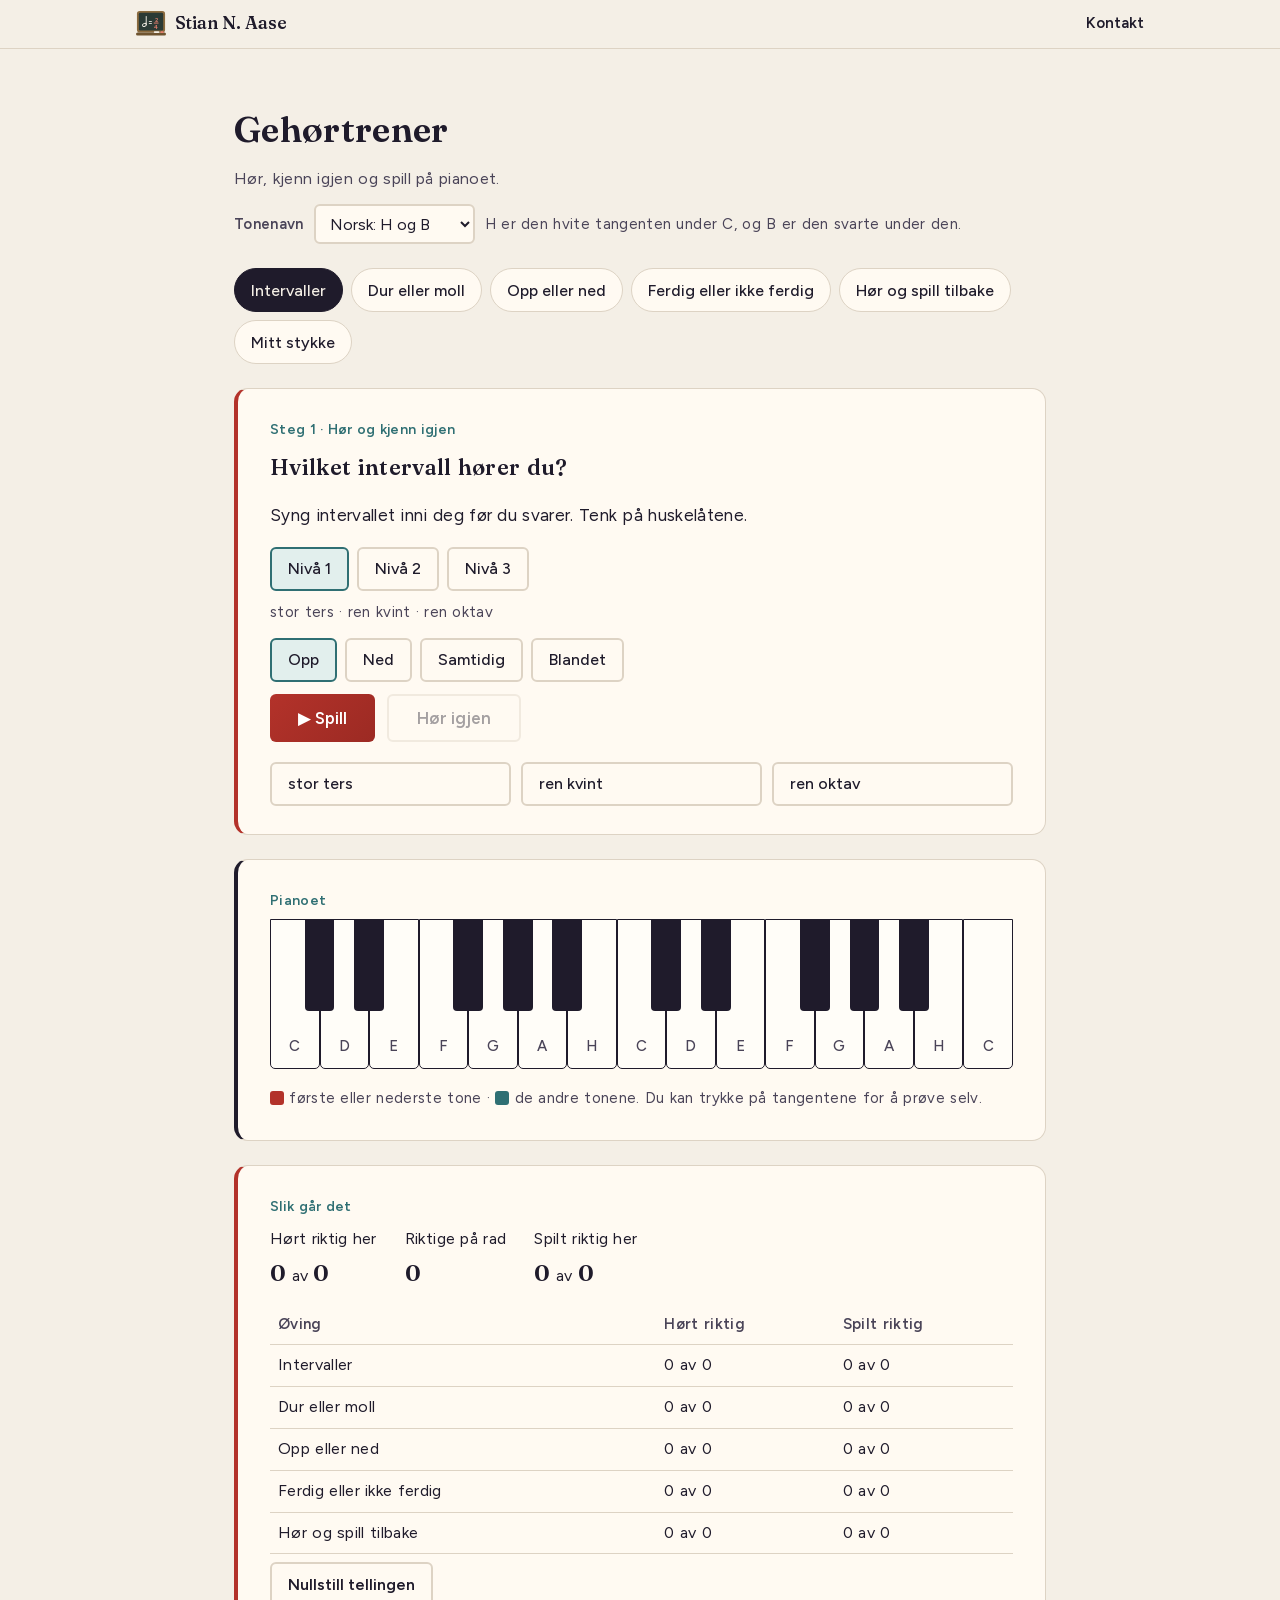
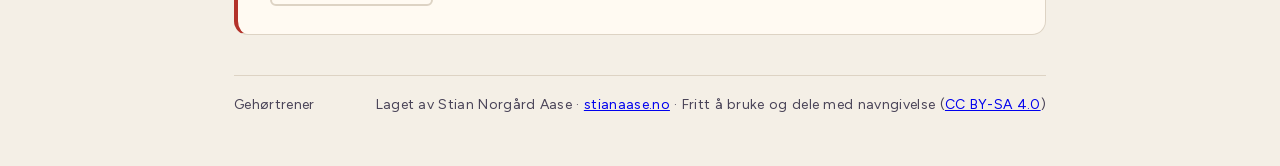
<file: laerer/gehortrener.html>
<!DOCTYPE html>
<html lang="nb">
<head>
<meta charset="UTF-8">
<meta name="viewport" content="width=device-width, initial-scale=1.0">
<title>Gehørtrener – hør, kjenn igjen og spill</title>
<style>
/* TTU-FONTER v1 (31.07.26) — selvhostede skrifttyper for HTML-ressurser.
   ERSTATTER Google Fonts-lenka i alle TTU-ressurser. Domenenavnet skrives bevisst
   IKKE ut her — vaktsjekken i deploy-scriptene leter etter det.
   Bakgrunn: fontlenka sendte brukerens IP til Google ved hver sidelast, også når en
   elev åpnet ressursen hjemme. Se ROS R8 (dok. 03) og DPIA pkt. 3.
   DM Sans og Playfair Display, variable fonter, latin-subsett trimmet til tegnsettet
   norske læringsressurser bruker. SIL Open Font License 1.1.
   Kontrollert: æ ø å « » – — ° ½ ² ³ dekkes. Tegnene → ₂ ₆ π Δ dekkes IKKE — de
   manglet også i Googles egne subsett, så de faller tilbake på systemfont som før.
   Masterkopi: 05 Undervisning/Co-lærer (system)/motorer/ttu-fonter.css */
@font-face{font-family:'DM Sans';font-style:normal;font-weight:100 1000;font-display:swap;src:url([data-uri]) format('woff2')}
@font-face{font-family:'Playfair Display';font-style:normal;font-weight:400 900;font-display:swap;src:url([data-uri]) format('woff2')}

</style>
<style>
  /* Fargene er fra references/tokens.css (TTU undervisning) */
  :root {
    --navy: #1E2A3A; --terra: #C46A4B; --terra-grad: #b85d40; --terra-border: #d4846a; --terra-tint: #fdf0ec;
    --sage: #6B8E7D; --sage-tint: #edf5f1; --sage-text: #2d5a45; --beige: #F5F3EE; --navy-muted: #4a5a6a;
    --ok-bg: var(--sage-tint); --ok: var(--sage); --feil-bg: var(--terra-tint); --feil: var(--terra-border);
    --font-sans: 'DM Sans', -apple-system, BlinkMacSystemFont, 'Segoe UI', Helvetica, Arial, sans-serif;
    --font-serif: 'Playfair Display', Georgia, 'Times New Roman', serif;
  }
  body.lys { background-color: var(--beige); }
  :focus-visible { outline: 3px solid var(--terra); outline-offset: 2px; }
  * { box-sizing: border-box; }
  body {
    margin: 0; font-family: var(--font-sans); font-size: 17px; line-height: 1.8;
    letter-spacing: 0.02em; word-spacing: 0.05em; color: var(--navy);
  }
  .grid-bg {
    position: fixed; inset: 0; pointer-events: none; opacity: 0.04;
    background-image: linear-gradient(var(--navy) 1px, transparent 1px),
                      linear-gradient(90deg, var(--navy) 1px, transparent 1px);
    background-size: 32px 32px;
  }
  .container { position: relative; max-width: 860px; margin: 0 auto; padding: 48px 24px; }
  h1 { font-family: var(--font-serif); font-size: 36px; margin: 0 0 4px; }
  h2 { font-family: var(--font-serif); font-size: 22px; margin: 0 0 12px; }
  h3 { font-family: var(--font-serif); font-size: 19px; margin: 24px 0 8px; }
  .undertittel { font-size: 16px; color: var(--navy-muted); margin: 0 0 10px; }
  .tonenavn-valg { display: flex; flex-wrap: wrap; align-items: center; gap: 6px 10px; font-size: 15px; color: var(--navy-muted); margin: 0 0 24px; }
  .tonenavn-valg label { font-weight: 600; color: inherit; }
  .tonenavn-valg select { font: 400 16px var(--font-sans); color: var(--navy); background: #fff; border: 2px solid #d6dce3; border-radius: 6px; padding: 6px 10px; min-height: 40px; cursor: pointer; }
  .tonenavn-valg select:focus { outline: none; border-color: var(--sage); }
  .utkast {
    display: inline-block; background: #fff4d6; border: 1px solid #e0c060; border-radius: 6px;
    padding: 4px 12px; font-size: 14px; margin-bottom: 16px;
  }
  .kort {
    background: #fff; border-radius: 6px; padding: 28px 32px; margin-bottom: 24px;
    box-shadow: 0 2px 12px rgba(30,42,58,0.08); border-left: 4px solid var(--terra);
  }
  .kort.sage { border-left-color: var(--sage); }
  .kort.navy { border-left-color: var(--navy); }
  .etikett { font-size: 14px; color: var(--sage); font-weight: 600; margin: 0 0 6px; }
  .intro { margin: 0 0 16px; }

  /* Modul-faner */
  .moduler { display: flex; flex-wrap: wrap; gap: 8px; margin-bottom: 24px; }
  .modul {
    font: 500 16px var(--font-sans); padding: 8px 16px; border-radius: 22px;
    border: 1px solid #cfd6de; background: #fff; color: var(--navy); min-height: 44px; cursor: pointer;
    transition: transform .15s, box-shadow .15s;
  }
  .modul:hover { transform: translateY(-1px); box-shadow: 0 2px 8px rgba(30,42,58,0.12); }
  .modul.aktiv { background: var(--navy); color: #fff; border-color: var(--navy); }

  /* Valg */
  .valgrad { display: flex; flex-wrap: wrap; gap: 8px; margin-bottom: 12px; }
  .chip {
    font: 500 16px var(--font-sans); padding: 8px 16px; min-height: 44px; border-radius: 6px;
    border: 2px solid #d6dce3; background: #fff; color: var(--navy); cursor: pointer;
    transition: transform .15s, box-shadow .15s;
  }
  .chip:hover { transform: translateY(-1px); box-shadow: 0 2px 8px rgba(30,42,58,0.12); }
  .chip.valgt { border-color: var(--sage); background: var(--ok-bg); }
  .info { font-size: 15px; color: var(--navy-muted); margin: -4px 0 12px; }

  /* Knapper */
  .knapper { display: flex; flex-wrap: wrap; gap: 12px; margin: 8px 0 20px; }
  .btn {
    font: 600 17px var(--font-sans); padding: 12px 28px; min-height: 48px; border-radius: 6px;
    border: none; cursor: pointer; transition: transform .15s, box-shadow .15s;
  }
  .btn-prim {
    background: linear-gradient(135deg, var(--terra), var(--terra-grad)); color: #fff;
    box-shadow: 0 2px 8px rgba(196,106,75,0.3);
  }
  .btn-sek { background: #fff; color: var(--navy); border: 2px solid #cfd6de; }
  .btn:hover { transform: translateY(-1px); box-shadow: 0 4px 14px rgba(30,42,58,0.18); }
  .btn:disabled { opacity: 0.4; cursor: default; transform: none; box-shadow: none; }
  .btn-liten { font-size: 16px; padding: 8px 16px; min-height: 44px; }

  .svar { display: grid; grid-template-columns: repeat(auto-fill, minmax(180px, 1fr)); gap: 10px; }
  .svar .chip { width: 100%; text-align: left; }
  .chip.riktig { border-color: var(--ok); background: var(--ok-bg); }
  .chip.feil { border-color: var(--feil); background: var(--feil-bg); }

  .tilbake { margin-top: 18px; padding: 14px 18px; border-radius: 6px; display: none; }
  .tilbake.vis { display: block; }
  .tilbake.ok { background: var(--ok-bg); border: 2px solid var(--ok); }
  .tilbake.nei { background: var(--feil-bg); border: 2px solid var(--feil); }
  .tilbake.noy { background: #f4f6f8; border: 2px solid #cfd6de; }
  .tilbake p { margin: 0 0 6px; }
  .tilbake p:last-child { margin-bottom: 0; }
  .tilbake .huske { font-size: 16px; color: var(--navy-muted); }

  /* Piano */
  .piano-wrap { overflow-x: auto; padding-bottom: 6px; }
  .piano { position: relative; height: 150px; min-width: 600px; user-select: none; -webkit-user-select: none; touch-action: manipulation; }
  .hvit {
    position: absolute; top: 0; height: 150px; background: #fff; border: 1px solid #9aa4b0;
    border-radius: 0 0 5px 5px; cursor: pointer; display: flex; align-items: flex-end;
    justify-content: center; padding-bottom: 8px; font-size: 15px; font-weight: 500; color: var(--navy-muted);
  }
  .svart {
    position: absolute; top: 0; height: 92px; background: linear-gradient(#2c3a4e, #111a26);
    border-radius: 0 0 4px 4px; cursor: pointer; z-index: 2;
  }
  .hvit.a, .svart.a { background: var(--terra); color: #fff; }
  .hvit.b, .svart.b { background: var(--sage); color: #fff; }
  .hvit.trykk, .svart.trykk { background: #d9e4ee; }
  .forklaring-piano { font-size: 15px; color: var(--navy-muted); margin: 10px 0 0; }
  .prikk { display: inline-block; width: 14px; height: 14px; border-radius: 3px; vertical-align: -2px; }

  .skjul { display: none !important; }
  .oppdrag { font-size: 20px; font-weight: 500; margin: 0 0 14px; }
  .oppdrag strong { color: var(--terra); }
  .dittsvar {
    min-height: 52px; padding: 10px 14px; border: 2px dashed #cfd6de; border-radius: 6px;
    font-size: 20px; font-weight: 500; margin-bottom: 12px; letter-spacing: 0.06em;
  }
  .dittsvar .tom { font-size: 16px; color: #7a8594; font-weight: 400; letter-spacing: 0.02em; }

  .stat { display: flex; flex-wrap: wrap; gap: 28px; font-size: 16px; }
  .stat b { font-size: 22px; font-family: var(--font-serif); }
  .stat-tabell { width: 100%; border-collapse: collapse; font-size: 16px; margin-top: 12px; }
  .stat-tabell th, .stat-tabell td { text-align: left; padding: 6px 8px; border-bottom: 1px solid #e6eaee; }
  .stat-tabell th { font-weight: 600; font-size: 15px; color: var(--navy-muted); }

  /* Mitt stykke */
  .skjema label { display: block; font-weight: 500; font-size: 16px; margin: 14px 0 4px; }
  .skjema input[type=text], .skjema select, .skjema textarea {
    font: 400 17px var(--font-sans); padding: 10px 12px; border: 2px solid #d6dce3; border-radius: 6px;
    background: #fff; color: var(--navy); width: 100%; min-height: 46px;
  }
  .skjema textarea { min-height: 90px; line-height: 1.7; resize: vertical; }
  .skjema input:focus, .skjema select:focus, .skjema textarea:focus { outline: none; border-color: var(--sage); }
  .rad { display: grid; gap: 10px; align-items: end; margin-bottom: 12px; }
  .rad-iv { grid-template-columns: 1fr 1.2fr 1.2fr 1.2fr 2fr; }
  .rad-ak { grid-template-columns: 1fr 2fr 1.4fr 1.2fr; }
  .rad-fr { grid-template-columns: 1fr 2fr; }
  .rad label { margin-top: 0; font-size: 15px; }
  .svarlinje { font-size: 16px; margin: -4px 0 16px; min-height: 1.6em; }
  .tips { background: #f4f6f8; border-radius: 6px; padding: 12px 16px; font-size: 16px; margin: 8px 0 12px; }
  .avkryss { display: flex; gap: 10px; align-items: center; margin: 14px 0; font-weight: 500; }
  .avkryss input { width: 24px; height: 24px; }

  footer {
    margin-top: 40px; padding-top: 16px; border-top: 1px solid rgba(30,42,58,0.15);
    font-size: 14px; opacity: 0.6; display: flex; justify-content: space-between; flex-wrap: wrap; gap: 8px;
  }
  @media (max-width: 600px) {
    .container { padding: 32px 20px; }
    .kort { padding: 20px; }
    h1 { font-size: 28px; }
    .rad-iv, .rad-ak, .rad-fr { grid-template-columns: 1fr 1fr; }
  }
  @media (max-width: 400px) {
    .container { padding: 24px 16px; }
    .btn { width: 100%; }
    .rad-iv, .rad-ak, .rad-fr { grid-template-columns: 1fr; }
  }
  @media print {
    .grid-bg, .moduler, .knapper, .piano-wrap, #kortHor, #kortSpill, #kortPiano, #kortStat, .utkast { display: none !important; }
    .kort { box-shadow: none; border: 1px solid #ccc; }
  }
</style>
<style id="sa-belg">
/* Gehørtreneren i stianaase.no-designet («Belg»), likt Piano (06.10.26). Lagt inn av verktoy-vask.py. */
:root{--navy:#1f1b2b;--navy-muted:#4a4458;--terra:#b3322a;--terra-grad:#9c2a23;--terra-border:#d48476;--terra-tint:#f8e6df;
  --sage:#2f6f73;--sage-tint:#e2efed;--sage-text:#22585b;--beige:#f4efe6;
  --sa-kort:#fffaf2;--sa-linje:#ddd3c4;--sa-flate:#efe8dc;--sa-hvit:#fffdf8;--sa-svart:#1f1b2b;--sa-trykk:#f2c35b;--sa-paa:#fff;
  --font-sans:"Figtree",system-ui,-apple-system,"Segoe UI",sans-serif;--font-serif:"Fraunces",Georgia,serif}
@media (prefers-color-scheme: dark){:root{--navy:#f1ebe0;--navy-muted:#cfc6b8;--terra:#e7705f;--terra-grad:#d45f50;--terra-border:#b85a4d;
  --terra-tint:#3e2420;--sage:#5fa8a0;--sage-tint:#1d3533;--sage-text:#9fd0c9;--beige:#17141f;
  --sa-kort:#221e2c;--sa-linje:#3a3446;--sa-flate:#2a2536;--sa-hvit:#ece6da;--sa-svart:#0d0b12;--sa-trykk:#e9b44c;--sa-paa:#17141f}}
body,body.lys{background:var(--beige);color:var(--navy)}
.grid-bg{display:none}
h1,h2,h3{font-weight:600}
.kort{background:var(--sa-kort);border:1px solid var(--sa-linje);border-left:4px solid var(--terra);border-radius:14px;box-shadow:none}
.kort.sage{border-left-color:var(--sage)}
.kort.navy{border-left-color:var(--navy)}
.modul,.chip,.btn-sek,.tonenavn-valg select,.skjema input[type=text],.skjema select,.skjema textarea{background:var(--sa-kort);border-color:var(--sa-linje);color:var(--navy)}
.modul{border-radius:999px}
.modul.aktiv{background:var(--navy);color:var(--beige);border-color:var(--navy)}
.chip.valgt{border-color:var(--sage);background:var(--ok-bg)}
.chip.riktig{border-color:var(--ok);background:var(--ok-bg)}
.chip.feil{border-color:var(--feil);background:var(--feil-bg)}
.btn-prim{color:var(--sa-paa);box-shadow:none}
.tilbake.noy,.tips{background:var(--sa-flate);border-color:var(--sa-linje)}
.dittsvar{border-color:var(--sa-linje)}
.dittsvar .tom{color:var(--navy-muted)}
.stat-tabell th,.stat-tabell td{border-bottom-color:var(--sa-linje)}
.hvit{background:var(--sa-hvit);border-color:var(--sa-svart);color:#4a4458}
.svart{background:var(--sa-svart)}
.hvit.a,.svart.a{background:var(--terra);color:var(--sa-paa)}
.hvit.b,.svart.b{background:var(--sage);color:var(--sa-paa)}
.hvit.trykk,.svart.trykk{background:var(--sa-trykk)}
footer{border-top-color:var(--sa-linje);color:var(--navy-muted);opacity:1}
</style>
<link rel="stylesheet" href="../fonter/fonter.css">
<style id="sa-ramme">
/* Felles topplinje på stianaase.no (06.10.26), lik Piano. Lagt inn av verktoy-vask.py. */
.sa-topp{--sa-papir:#f4efe6;--sa-blekk:#1f1b2b;--sa-linje:#ddd3c4;--sa-rod:#b3322a;background:var(--sa-papir);
  border-bottom:1px solid var(--sa-linje);font:600 16px/1.4 "Figtree",system-ui,-apple-system,"Segoe UI",sans-serif;
  letter-spacing:normal;word-spacing:normal}
.sa-topp .sa-wrap{max-width:1040px;margin:0 auto;padding:.55rem 16px;display:flex;align-items:center;justify-content:space-between;gap:1rem}
.sa-topp a{color:var(--sa-blekk);text-decoration:none}
.sa-topp a:hover{color:var(--sa-rod)}
.sa-topp a:focus-visible{outline:3px solid var(--sa-rod);outline-offset:2px;border-radius:4px}
.sa-topp .sa-merke{display:inline-flex;align-items:center;gap:.55rem;font-family:"Fraunces",Georgia,serif;font-size:1.1rem}
.sa-topp .sa-merke svg{width:30px;height:30px;flex:none}
.sa-topp nav{display:flex;gap:1rem;font-size:.95rem}
@media (prefers-color-scheme: dark){:root:not([data-theme="light"]) .sa-topp{--sa-papir:#17141f;--sa-blekk:#f1ebe0;--sa-linje:#3a3446;--sa-rod:#e7705f}}
:root[data-theme="dark"] .sa-topp{--sa-papir:#17141f;--sa-blekk:#f1ebe0;--sa-linje:#3a3446;--sa-rod:#e7705f}
:root:fullscreen .sa-topp{display:none}
@media print{.sa-topp{display:none}}
</style>
</head>
<body class="lys">
<header class="sa-topp"><div class="sa-wrap"><a class="sa-merke" href="../"><svg viewBox="0 0 32 32" role="img" aria-label="Kritt-tavle: en halvnote er lik to fjerdedeler"><rect x="1" y="2" width="30" height="23" rx="3" fill="#8a6a3e"/><rect x="3" y="4" width="26" height="19" rx="1.5" fill="#2b3a35"/><rect x="0" y="25" width="32" height="3.2" rx="1.6" fill="#6f5430"/><rect x="19" y="23.6" width="6" height="2" rx="1" fill="#f4efe6"/><rect x="26" y="23.8" width="3.6" height="1.8" rx=".9" fill="#e8806f"/><ellipse cx="9" cy="17" rx="2.1" ry="1.55" transform="rotate(-20 9 17)" fill="none" stroke="#f4efe6" stroke-width="1"/><path d="M10.9 16.7 V8" stroke="#f4efe6" stroke-width="1" stroke-linecap="round"/><text x="15.6" y="17.2" text-anchor="middle" font-family="Figtree, sans-serif" font-weight="600" font-size="8" fill="#f4efe6">=</text><text x="21.5" y="13.4" text-anchor="middle" font-family="Figtree, sans-serif" font-weight="600" font-size="6" fill="#e8806f">2</text><path d="M19 15 H24" stroke="#e8806f" stroke-width="1"/><text x="21.5" y="20.8" text-anchor="middle" font-family="Figtree, sans-serif" font-weight="600" font-size="6" fill="#e8806f">4</text></svg>Stian N. Aase</a><nav aria-label="Hovedmeny"><a href="../#kontakt">Kontakt</a></nav></div></header>

<div class="grid-bg"></div>
<div class="container">

  <h1>Gehørtrener</h1>
  <p class="undertittel">Hør, kjenn igjen og spill på pianoet.</p>
  <p class="tonenavn-valg"><label for="tonenavn">Tonenavn</label>
    <select id="tonenavn"><option value="no">Norsk: H og B</option><option value="en">Engelsk: B og B♭</option></select>
    <span id="tonenavnInfo">H er den hvite tangenten under C, og B er den svarte under den.</span></p>

  <div class="moduler" id="moduler">
    <button class="modul aktiv" data-modul="iv">Intervaller</button>
    <button class="modul" data-modul="ak">Dur eller moll</button>
    <button class="modul" data-modul="on">Opp eller ned</button>
    <button class="modul" data-modul="ka">Ferdig eller ikke ferdig</button>
    <button class="modul" data-modul="hs">Hør og spill tilbake</button>
    <button class="modul" data-modul="ms">Mitt stykke</button>
  </div>

  <!-- ===== Øvingsmodulene (felles oppsett) ===== -->
  <section class="kort" id="kortHor">
    <p class="etikett">Steg 1 · Hør og kjenn igjen</p>
    <h2 id="horTittel"></h2>
    <p class="intro" id="horIntro"></p>

    <div class="valgrad" id="nivaaValg"></div>
    <p class="info" id="nivaaInfo"></p>
    <div class="valgrad" id="klangValg"></div>

    <div class="knapper">
      <button class="btn btn-prim" id="btnSpill">▶ Spill</button>
      <button class="btn btn-sek" id="btnIgjen" disabled>Hør igjen</button>
      <button class="btn btn-sek skjul" id="btnForste" disabled>Hør første tone</button>
    </div>

    <!-- Svaralternativer (modul 1–4) -->
    <div class="svar" id="svar"></div>

    <!-- Svar på skjermpianoet (modul 5) -->
    <div id="hsSvar" class="skjul">
      <p style="margin:0 0 8px">Spill motivet på pianoet ditt. Vil du sjekke deg selv her, trykker du tonene på skjermpianoet under og så på «Sjekk».</p>
      <div class="dittsvar" id="dittSvar"><span class="tom">Tonene du trykker, kommer her.</span></div>
      <div class="knapper" style="margin-top:0">
        <button class="btn btn-sek btn-liten" id="btnSjekkHs" disabled>Sjekk</button>
        <button class="btn btn-sek btn-liten" id="btnAngreHs" disabled>Angre siste tone</button>
        <button class="btn btn-sek btn-liten" id="btnFasitHs" disabled>Vis fasit</button>
      </div>
    </div>

    <div class="tilbake" id="tilbake">
      <p id="tilbakeTekst"></p>
      <p class="huske" id="huske"></p>
    </div>
    <div class="knapper skjul" id="selvStart" style="margin:16px 0 0">
      <button class="btn btn-prim" id="btnSelv">Neste: spill det selv →</button>
    </div>
  </section>

  <section class="kort sage skjul" id="kortSpill">
    <p class="etikett">Steg 2 · Spill det selv</p>
    <h2>Nå på pianoet ditt</h2>
    <p class="oppdrag" id="oppdrag"></p>
    <p style="margin:0 0 14px" id="oppdragHjelp">Spill det på pianoet ditt, eller på skjermpianoet under. Syng det gjerne også. Når du er ferdig, trykker du «Vis fasit» og hører om det låt likt.</p>
    <div class="tilbake noy" id="fasit2"></div>
    <div class="knapper">
      <button class="btn btn-sek" id="btnFasit">▶ Vis fasit</button>
      <button class="btn btn-sek" id="btnFikk" disabled>✓ Jeg fikk det til</button>
      <button class="btn btn-sek" id="btnIkke" disabled>Ikke helt ennå</button>
    </div>
  </section>

  <section class="kort navy" id="kortPiano">
    <p class="etikett">Pianoet</p>
    <div class="piano-wrap"><div class="piano" id="piano"></div></div>
    <p class="forklaring-piano" id="pianoForklaring">
      <span class="prikk" style="background:var(--terra)"></span> første eller nederste tone ·
      <span class="prikk" style="background:var(--sage)"></span> de andre tonene.
      Du kan trykke på tangentene for å prøve selv.
    </p>
  </section>

  <section class="kort" id="kortStat">
    <p class="etikett">Slik går det</p>
    <div class="stat">
      <div>Hørt riktig her<br><b id="sRiktig">0</b> av <b id="sTotalt">0</b></div>
      <div>Riktige på rad<br><b id="sRad">0</b></div>
      <div>Spilt riktig her<br><b id="sSpilt">0</b> av <b id="sSpiltTot">0</b></div>
    </div>
    <table class="stat-tabell" id="statTabell">
      <thead><tr><th style="width:52%">Øving</th><th style="width:24%">Hørt riktig</th><th style="width:24%">Spilt riktig</th></tr></thead>
      <tbody></tbody>
    </table>
    <div class="knapper" style="margin-bottom:0">
      <button class="btn btn-sek btn-liten" id="btnNullstill">Nullstill tellingen</button>
    </div>
    <textarea id="gehor-stat" class="skjul" aria-hidden="true" tabindex="-1"></textarea>
  </section>

  <!-- ===== Mitt stykke ===== -->
  <section class="kort sage skjul skjema" id="kortStykke">
    <p class="etikett">Mitt stykke</p>
    <h2>Finn teorien i ditt eget stykke</h2>
    <p class="intro">Velg et stykke du spiller nå. Ha notene foran deg og sitt ved pianoet. Svarene dine lagres her på maskinen, så du kan fortsette en annen dag.</p>

    <label for="ms-stykke">Stykket heter</label>
    <input type="text" id="ms-stykke">
    <label for="ms-komponist">Komponist</label>
    <input type="text" id="ms-komponist">

    <h3>1 · Tonearten</h3>
    <p class="intro">Se på fortegnene helt i starten av notelinja. Stykket ender ofte på grunntonen, så se også på den aller siste bassnoten.</p>
    <div class="rad rad-fr">
      <div><label for="ms-fortegn">Fortegn</label>
        <select id="ms-fortegn">
          <option value="">Velg</option>
          <option value="0">Ingen</option>
          <option value="1s">1 ♯</option><option value="2s">2 ♯</option><option value="3s">3 ♯</option>
          <option value="4s">4 ♯</option><option value="5s">5 ♯</option><option value="6s">6 ♯</option>
          <option value="1b">1 ♭</option><option value="2b">2 ♭</option><option value="3b">3 ♭</option>
          <option value="4b">4 ♭</option><option value="5b">5 ♭</option><option value="6b">6 ♭</option>
        </select></div>
      <div><label for="ms-toneart">Jeg tror tonearten er</label><input type="text" id="ms-toneart"></div>
    </div>
    <div class="knapper" style="margin:0 0 6px">
      <button class="btn btn-sek btn-liten" id="btnSjekkToneart">Sjekk med kvintsirkelen</button>
    </div>
    <p class="svarlinje" id="svarToneart"></p>

    <h3>2 · Tre intervaller i melodien</h3>
    <p class="intro">Finn tre steder der melodien hopper. Skriv hvilket intervall du tror det er, og trykk «Sjekk og spill».</p>
    <div id="ivRader"></div>

    <h3>3 · Akkorder i noen takter</h3>
    <div class="tips">Slik finner du akkorden: Samle tonene som klinger samtidig i en takt, også i venstre hånd. Legg dem som tette terser. Den nederste er grunntonen.</div>
    <div id="akRader"></div>

    <h3>4 · Hvor slutter frasene?</h3>
    <p class="intro">En frase er som en setning i musikken, og kadensen er slutten på den. Spill til slutten av frasen og lytt: Hviler den, eller vil den videre?</p>
    <div id="frRader"></div>

    <h3>5 · Spill akkordene</h3>
    <p class="intro">Spill bare akkordene i én frase, uten melodien. Hør hvordan de leder mot slutten.</p>
    <div class="avkryss"><input type="checkbox" id="ms-spilt"><label for="ms-spilt" style="margin:0">Jeg har spilt akkordene i én frase alene</label></div>
    <label for="ms-lat">Hvordan låt det? Hva la du merke til?</label>
    <textarea id="ms-lat"></textarea>
    <label for="ms-sporsmaal">Dette vil jeg spørre læreren om</label>
    <textarea id="ms-sporsmaal"></textarea>
  </section>

  <footer><span>Gehørtrener</span><span>Laget av Stian Norgård Aase · <a href="../">stianaase.no</a> · Fritt å bruke og dele med navngivelse (<a href="https://creativecommons.org/licenses/by-sa/4.0/deed.no">CC BY-SA 4.0</a>)</span></footer>
</div>

<script>
(function () {
  'use strict';
  // =====================================================================
  // Toner og navn (norsk H-system)
  // Bokstav-indeks 0–6 = C D E F G A H. fort = fortegn i halvtoner.
  // =====================================================================
  var NAT = [0, 2, 4, 5, 7, 9, 11];
  // Tonenavn kan byttes mellom norsk (H og B) og engelsk (B og B♭), 05.10.26. BOKST og STANDARDNAVN byttes av settTonenavn().
  var BOKST_NO = ['C', 'D', 'E', 'F', 'G', 'A', 'H'], BOKST_EN = ['C', 'D', 'E', 'F', 'G', 'A', 'B'];
  var BOKST = BOKST_NO, ENGELSK = false;
  var DUR = [0, 2, 4, 5, 7, 9, 11];

  function midiAv(n) { return 12 * (n.okt + 1) + NAT[n.b] + n.fort; }
  function pc(n) { return ((NAT[n.b] + n.fort) % 12 + 12) % 12; }
  function navn(n) {
    if (n.b === 6 && !ENGELSK) {
      if (n.fort === 0) return 'H';
      if (n.fort === -1) return 'B';
      if (n.fort === 1) return 'H♯';
    }
    var f = { '-2': '𝄫', '-1': '♭', '0': '', '1': '♯', '2': '𝄪' }[String(n.fort)];
    return BOKST[n.b] + f;
  }
  function overTone(bunn, iv) {
    var steg = bunn.b + iv.tall - 1;
    var ny = { b: steg % 7, okt: bunn.okt + Math.floor(steg / 7), fort: 0 };
    ny.fort = midiAv(bunn) + iv.ht - midiAv(ny);
    return ny;
  }
  function underTone(topp, iv) {
    var steg = topp.b - (iv.tall - 1), okt = topp.okt;
    while (steg < 0) { steg += 7; okt--; }
    var ny = { b: steg, okt: okt, fort: 0 };
    ny.fort = midiAv(topp) - iv.ht - midiAv(ny);
    return ny;
  }
  function skalaTone(tonika, p) { // p = trinn fra tonika (0 = tonika), kan være >6 eller <0
    var okt = Math.floor(p / 7), d = ((p % 7) + 7) % 7;
    var t = overTone(tonika, { tall: d + 1, ht: DUR[d] });
    t.okt += okt; return t;
  }
  function gyldig(noter) {
    return noter.every(function (n) { var m = midiAv(n); return Math.abs(n.fort) <= 1 && m >= 60 && m <= 84; });
  }
  function tilf(liste) { return liste[Math.floor(Math.random() * liste.length)]; }
  function hvit(okt) { return { b: Math.floor(Math.random() * 7), okt: okt, fort: 0 }; }
  function rekke(noter) { return noter.map(navn).join(' – '); }

  // Intervallnavn fra to noter (nederst, øverst)
  var TALLNAVN = ['prim', 'sekund', 'ters', 'kvart', 'kvint', 'sekst', 'septim', 'oktav'];
  function intervallNavn(lav, hoy) {
    var bokstavAvst = hoy.b - lav.b + 7 * (hoy.okt - lav.okt);
    var tall = bokstavAvst + 1, ht = midiAv(hoy) - midiAv(lav);
    if (tall < 1 || tall > 8) return null;
    var ren = [1, 4, 5, 8].indexOf(tall) !== -1;
    var ref = { 1: 0, 2: 2, 3: 4, 4: 5, 5: 7, 6: 9, 7: 11, 8: 12 }[tall], d = ht - ref, kval;
    if (ren) kval = { '-1': 'forminsket', '0': 'ren', '1': 'forstørret' }[d];
    else kval = { '-2': 'forminsket', '-1': 'liten', '0': 'stor', '1': 'forstørret' }[d];
    if (!kval) return null;
    var s = kval + ' ' + TALLNAVN[tall - 1];
    if (ht === 6) s += ' (tritonus)';
    return s;
  }

  // =====================================================================
  // Lyd – syntetisk piano, virker uten nett
  // =====================================================================
  var ctx = null, master = null;
  function lyd() {
    if (!ctx) {
      ctx = new (window.AudioContext || window.webkitAudioContext)();
      var komp = ctx.createDynamicsCompressor();
      master = ctx.createGain(); master.gain.value = 0.9;
      master.connect(komp); komp.connect(ctx.destination);
    }
    if (ctx.state === 'suspended') ctx.resume();
    return ctx;
  }
  function tone(midi, start, varighet, styrke) {
    var c = lyd(), f = 440 * Math.pow(2, (midi - 69) / 12), v = styrke || 1;
    var ov = [1, 0.45, 0.25, 0.12, 0.07, 0.04];
    for (var k = 0; k < ov.length; k++) {
      var o = c.createOscillator(), g = c.createGain();
      o.type = 'sine'; o.frequency.value = f * (k + 1);
      var d = varighet / Math.sqrt(k + 1);
      g.gain.setValueAtTime(0, start);
      g.gain.linearRampToValueAtTime(0.16 * ov[k] * v, start + 0.006);
      g.gain.exponentialRampToValueAtTime(0.0005, start + d);
      o.connect(g); g.connect(master);
      o.start(start); o.stop(start + d + 0.05);
    }
  }
  function naa() { return lyd().currentTime + 0.05; }
  function spillEtter(midis, avstand, siste) {
    var t = naa();
    midis.forEach(function (m, i) { tone(m, t + i * avstand, i === midis.length - 1 ? (siste || 1.6) : avstand * 1.8); });
  }
  function spillSamtidig(midis, t, varighet, styrke) {
    t = t || naa();
    midis.forEach(function (m) { tone(m, t, varighet || 2.2, styrke || 0.75); });
  }

  // =====================================================================
  // Pianoet på skjermen: C4 til C6
  // =====================================================================
  var piano = document.getElementById('piano'), tangenter = {};
  (function byggPiano() {
    var bredde = 100 / 15, i = 0;
    for (var okt = 4; okt <= 6; okt++) {
      for (var b = 0; b < 7; b++) {
        if (okt === 6 && b > 0) break;
        var m = midiAv({ b: b, okt: okt, fort: 0 });
        var el = document.createElement('div');
        el.className = 'hvit'; el.style.left = (i * bredde) + '%'; el.style.width = bredde + '%';
        el.textContent = BOKST[b]; el.dataset.midi = m; el.setAttribute('data-ingen-opplesing', '');
        el.setAttribute('role', 'button'); el.tabIndex = 0; el.setAttribute('aria-label', 'Tangent ' + BOKST[b]);
        tangenter[m] = el; piano.appendChild(el);
        if ([0, 1, 3, 4, 5].indexOf(b) !== -1 && okt < 6) {
          var s = document.createElement('div');
          s.className = 'svart'; s.style.left = ((i + 1) * bredde - bredde * 0.3) + '%';
          s.style.width = (bredde * 0.6) + '%'; s.dataset.midi = m + 1;
          s.setAttribute('role', 'button'); s.tabIndex = 0; s.setAttribute('aria-label', 'Svart tangent over ' + BOKST[b]);
          tangenter[m + 1] = s; piano.appendChild(s);
        }
        i++;
      }
    }
    function trykk(e) {
      var m = e.target.dataset && e.target.dataset.midi;
      if (!m) return;
      m = Number(m);
      tone(m, lyd().currentTime + 0.01, 1.5);
      e.target.classList.add('trykk');
      setTimeout(function () { e.target.classList.remove('trykk'); }, 180);
      if (modul === 'hs') hsTrykk(m);
    }
    piano.addEventListener('pointerdown', trykk);
    piano.addEventListener('keydown', function (e) {
      if (e.key === 'Enter' || e.key === ' ') { e.preventDefault(); trykk(e); }
    });
  })();
  function merk(forste, resten) {
    Object.keys(tangenter).forEach(function (k) { tangenter[k].classList.remove('a', 'b'); });
    (resten || []).forEach(function (m) { if (tangenter[m]) tangenter[m].classList.add('b'); });
    if (forste != null && tangenter[forste]) { tangenter[forste].classList.remove('b'); tangenter[forste].classList.add('a'); }
  }
  function merkNoter(noter) {
    var m = noter.map(midiAv);
    merk(m[0], m.slice(1));
  }

  // =====================================================================
  // Modul 1 – Intervaller
  // =====================================================================
  var IV = {
    'liten sekund':  { tall: 2, ht: 1,  huske: 'Temaet fra filmen «Haisommer», der to toner veksler' },
    'stor sekund':   { tall: 2, ht: 2,  huske: '«Fader Jakob»: de to første tonene' },
    'liten ters':    { tall: 3, ht: 3,  huske: 'Brahms’ vuggevise: de to første ulike tonene' },
    'stor ters':     { tall: 3, ht: 4,  huske: '«When the Saints Go Marching In»: de to første tonene' },
    'ren kvart':     { tall: 4, ht: 5,  huske: 'Brudekoret fra Wagners «Lohengrin» («Her kommer bruden»)' },
    'tritonus':      { tall: 4, ht: 6,  huske: '«Maria» fra «West Side Story»: de to første tonene' },
    'ren kvint':     { tall: 5, ht: 7,  huske: '«Blinke, blinke, stjerne klar»: hoppet opp' },
    'liten sekst':   { tall: 6, ht: 8,  huske: 'Én halvtone over kvinten: litt vemodig' },
    'stor sekst':    { tall: 6, ht: 9,  huske: '«My Bonnie Lies over the Ocean»: de to første tonene' },
    'liten septim':  { tall: 7, ht: 10, huske: 'En heltone under oktaven. Den ligger inni G7 (G–F).' },
    'stor septim':   { tall: 7, ht: 11, huske: 'Én halvtone under oktaven: skarp og vil opp' },
    'ren oktav':     { tall: 8, ht: 12, huske: '«Somewhere over the Rainbow»: de to første tonene' }
  };

  var modulIv = {
    tittel: 'Hvilket intervall hører du?',
    intro: 'Syng intervallet inni deg før du svarer. Tenk på huskelåtene.',
    nivaa: [
      { navn: 'Nivå 1', alt: ['stor ters', 'ren kvint', 'ren oktav'] },
      { navn: 'Nivå 2', alt: ['stor sekund', 'liten ters', 'stor ters', 'ren kvart', 'ren kvint', 'ren oktav'] },
      { navn: 'Nivå 3', alt: ['liten sekund', 'stor sekund', 'liten ters', 'stor ters', 'ren kvart', 'tritonus',
                              'ren kvint', 'liten sekst', 'stor sekst', 'liten septim', 'stor septim', 'ren oktav'] }
    ],
    klang: [['opp', 'Opp'], ['ned', 'Ned'], ['samtidig', 'Samtidig'], ['blandet', 'Blandet']],
    lag: function (nv, klang) {
      var ivNavn = tilf(this.nivaa[nv].alt), iv = IV[ivNavn];
      var k = klang === 'blandet' ? tilf(['opp', 'ned', 'samtidig']) : klang;
      var lav, hoy;
      if (k === 'ned') { hoy = hvit(5); lav = underTone(hoy, iv); }
      else { lav = hvit(4); hoy = overTone(lav, iv); }
      var hort = k === 'ned' ? [hoy, lav] : [lav, hoy];
      return {
        fasit: ivNavn, noter: hort,
        spill: function () {
          if (k === 'samtidig') spillSamtidig([midiAv(lav), midiAv(hoy)]);
          else spillEtter(hort.map(midiAv), 0.75, 1.8);
        },
        tekst: rekke(hort) + (k === 'ned' ? ' (ned)' : '') + ' er ' + iv.ht + ' halvtoner.',
        huske: iv.huske ? 'Huskelåt: ' + iv.huske : '',
        retning: k
      };
    },
    spillSelv: function (o) {
      var iv = IV[o.fasit], ned = o.retning === 'ned', start, slutt;
      do {
        if (ned) { start = hvit(5); slutt = underTone(start, iv); }
        else { start = hvit(4); slutt = overTone(start, iv); }
      } while (start.b === o.noter[0].b || !gyldig([start, slutt]));
      return {
        oppdrag: 'Spill en <strong>' + o.fasit + '</strong> ' + (ned ? 'ned' : 'opp') + ' fra <strong>' + navn(start) + '</strong>.',
        fasit: rekke([start, slutt]) + ' (' + o.fasit + ')',
        noter: [start, slutt],
        spill: function () { spillEtter([midiAv(start), midiAv(slutt)], 0.75, 1.8); }
      };
    }
  };

  // =====================================================================
  // Modul 2 – Dur eller moll (treklanger)
  // =====================================================================
  var TREKLANG = {
    'dur':        { ters: 4, kvint: 7, tegn: '',  beskr: 'stor ters + liten ters' },
    'moll':       { ters: 3, kvint: 7, tegn: 'm', beskr: 'liten ters + stor ters' },
    'forminsket': { ters: 3, kvint: 6, tegn: '°', beskr: 'liten ters + liten ters' },
    'forstørret': { ters: 4, kvint: 8, tegn: '+', beskr: 'stor ters + stor ters' }
  };
  function treklang(rot, type) {
    var t = TREKLANG[type];
    return [rot, overTone(rot, { tall: 3, ht: t.ters }), overTone(rot, { tall: 5, ht: t.kvint })];
  }
  function oktavOpp(n) { return { b: n.b, okt: n.okt + 1, fort: n.fort }; }
  var OMV = ['grunnstilling', '1. omvending', '2. omvending'];

  var modulAk = {
    tittel: 'Dur, moll eller noe annet?',
    intro: 'Dur låter lyst og åpent, moll mørkere. Forminsket er trang og spent. Forstørret svever og vet ikke hvor den skal.',
    nivaa: [
      { navn: 'Nivå 1', alt: ['dur', 'moll'] },
      { navn: 'Nivå 2', alt: ['dur', 'moll', 'forminsket', 'forstørret'] },
      { navn: 'Nivå 3', alt: ['dur', 'moll', 'forminsket', 'forstørret'], info: 'dur · moll · forminsket · forstørret, også i omvending' }
    ],
    klang: [['samtidig', 'Samtidig'], ['brutt', 'Brutt, så samtidig']],
    lag: function (nv, klang) {
      var type = tilf(this.nivaa[nv].alt), rot, noter, omv = 0;
      do {
        rot = hvit(4); noter = treklang(rot, type);
        omv = nv === 2 ? Math.floor(Math.random() * 3) : 0;
        for (var i = 0; i < omv; i++) noter = noter.slice(1).concat([oktavOpp(noter[0])]);
      } while (!gyldig(noter));
      var akkord = navn(rot) + TREKLANG[type].tegn, midis = noter.map(midiAv);
      return {
        fasit: type, noter: noter,
        spill: function () {
          if (klang === 'brutt') { spillEtter(midis, 0.45, 0.9); spillSamtidig(midis, naa() + 1.5); }
          else spillSamtidig(midis);
        },
        tekst: akkord + ': ' + rekke(noter) + (omv ? ' (' + OMV[omv] + ')' : '') + '. ' +
               type.charAt(0).toUpperCase() + type.slice(1) + ' = ' + TREKLANG[type].beskr + '.',
        huske: ''
      };
    },
    spillSelv: function (o) {
      var rot, noter;
      do { rot = hvit(4); noter = treklang(rot, o.fasit); } while (rot.b === o.noter[0].b || !gyldig(noter));
      var akkord = navn(rot) + TREKLANG[o.fasit].tegn;
      return {
        oppdrag: 'Spill en treklang på <strong>' + navn(rot) + '</strong> i grunnstilling. Den skal være <strong>' + o.fasit + '</strong>.',
        fasit: akkord + ': ' + rekke(noter),
        noter: noter,
        spill: function () { spillSamtidig(noter.map(midiAv)); }
      };
    }
  };

  // =====================================================================
  // Modul 3 – Opp eller ned (retning, trinn og sprang)
  // =====================================================================
  var C4 = { b: 0, okt: 4, fort: 0 };
  function cTone(p) { return skalaTone(C4, p); } // p = trinn i C-dur fra C4
  var KONTUR = { 'opp-opp': '↗ ↗  opp, opp', 'opp-ned': '↗ ↘  opp, ned', 'ned-opp': '↘ ↗  ned, opp', 'ned-ned': '↘ ↘  ned, ned' };

  var modulOn = {
    tittel: 'Hvor går melodien?',
    intro: 'Følg melodien med hånda i lufta. Går den opp eller ned? Er det et lite steg (trinn) eller et hopp (sprang)?',
    nivaa: [
      { navn: 'Nivå 1', alt: ['opp', 'ned'], info: 'to toner: opp eller ned' },
      { navn: 'Nivå 2', alt: ['trinn opp', 'trinn ned', 'sprang opp', 'sprang ned'], info: 'to toner: trinn eller sprang, opp eller ned' },
      { navn: 'Nivå 3', alt: ['opp-opp', 'opp-ned', 'ned-opp', 'ned-ned'], info: 'tre toner: hvilken form har melodien?' }
    ],
    visning: function (alt) { return KONTUR[alt] || alt; },
    lag: function (nv) {
      var alt = tilf(this.nivaa[nv].alt), p = [], start = 3 + Math.floor(Math.random() * 6);
      function steg(retn, maks) { return (retn === 'opp' ? 1 : -1) * (1 + Math.floor(Math.random() * maks)); }
      if (nv === 0) { p = [start, start + steg(alt, 5)]; }
      else if (nv === 1) {
        var d = alt.split(' ');
        p = [start, start + (d[0] === 'trinn' ? (d[1] === 'opp' ? 1 : -1) : (d[1] === 'opp' ? 1 : -1) * (2 + Math.floor(Math.random() * 4)))];
      } else {
        var r = alt.split('-');
        p = [start]; p.push(p[0] + steg(r[0], 4)); p.push(p[1] + steg(r[1], 4));
      }
      var noter = p.map(cTone);
      if (!gyldig(noter)) return this.lag(nv);
      var ord = '';
      if (nv === 1) {
        var ivn = intervallNavn.apply(null, midiAv(noter[0]) < midiAv(noter[1]) ? [noter[0], noter[1]] : [noter[1], noter[0]]);
        ord = (Math.abs(p[1] - p[0]) === 1 ? 'Et trinn: ' : 'Et sprang: ') + ivn + '.';
      }
      return {
        fasit: alt, noter: noter,
        spill: function () { spillEtter(noter.map(midiAv), 0.6, 1.4); },
        tekst: rekke(noter) + '. ' + ord,
        huske: ''
      };
    },
    spillSelv: function (o) {
      return {
        oppdrag: 'Spill det du hørte. Første tone er <strong>' + navn(o.noter[0]) + '</strong>.',
        fasit: rekke(o.noter),
        noter: o.noter,
        spill: function () { spillEtter(o.noter.map(midiAv), 0.6, 1.4); }
      };
    }
  };

  // =====================================================================
  // Modul 4 – Ferdig eller ikke ferdig (kadenser)
  // =====================================================================
  var TONIKA = { 'C-dur': { b: 0, okt: 4, fort: 0 }, 'G-dur': { b: 4, okt: 4, fort: 0 },
                 'F-dur': { b: 3, okt: 4, fort: 0 }, 'D-dur': { b: 1, okt: 4, fort: 0 } };
  var ROM = ['I', 'ii', 'iii', 'IV', 'V', 'vi', 'vii°'];
  var RI = { I: 0, ii: 1, iii: 2, IV: 3, V: 4, vi: 5 };
  var SLUTT = {
    'helslutt':          { rekker: [['I', 'IV', 'V', 'I'], ['I', 'ii', 'V', 'I']], forkl: 'Helslutt: V → I. Den sterkeste slutten.', kort: ['V', 'I'] },
    'halvslutt':         { rekker: [['I', 'IV', 'I', 'V'], ['I', 'vi', 'IV', 'V']], forkl: 'Halvslutt: stopper på V. Høres ut som et komma.', kort: ['I', 'V'] },
    'plagal kadens':     { rekker: [['I', 'vi', 'IV', 'I'], ['I', 'ii', 'IV', 'I']], forkl: 'Plagal kadens: IV → I. Den myke «amen»-slutten.', kort: ['IV', 'I'] },
    'skuffende kadens':  { rekker: [['I', 'IV', 'V', 'vi'], ['I', 'ii', 'V', 'vi']], forkl: 'Skuffende kadens (også kalt bedragersk slutt): V → vi. Øret venter I, men får moll.', kort: ['V', 'vi'] }
  };
  function trinnAkkord(tonika, rom) {
    var d = RI[rom], rot = skalaTone(tonika, d);
    var noter = [rot, skalaTone(tonika, d + 2), skalaTone(tonika, d + 4)];
    var ters = (pc(noter[1]) - pc(rot) + 12) % 12;
    return { navn: navn(rot) + (ters === 3 ? 'm' : ''), pcs: noter.map(pc), rotPc: pc(rot) };
  }
  // Tett stemmeføring: velg den plasseringen av akkorden som flytter hendene minst
  function stemmer(akkorder) {
    var forrige = null;
    return akkorder.map(function (a) {
      var kand = [];
      for (var lav = 60; lav <= 69; lav++) {
        if (a.pcs.indexOf(lav % 12) === -1) continue;
        var s = [lav];
        while (s.length < 3) { var n = s[s.length - 1] + 1; while (a.pcs.indexOf(n % 12) === -1) n++; s.push(n); }
        kand.push(s);
      }
      var best = kand[0], bestKost = Infinity;
      kand.forEach(function (s) {
        var kost = forrige ? s.reduce(function (sum, m, i) { return sum + Math.abs(m - forrige[i]); }, 0)
                           : Math.abs(s[2] - 72);
        if (kost < bestKost) { bestKost = kost; best = s; }
      });
      forrige = best;
      var bass = 36 + a.rotPc; if (bass < 41) bass += 12;
      return { hoy: best, bass: bass };
    });
  }
  function spillRekke(akkorder) {
    var st = stemmer(akkorder), t = naa();
    st.forEach(function (s, i) {
      var sist = i === st.length - 1, varig = sist ? 2.4 : 1.2;
      spillSamtidig(s.hoy, t + i * 0.95, varig, 0.6);
      tone(s.bass, t + i * 0.95, varig, 0.8);
    });
    return st;
  }

  var modulKa = {
    tittel: 'Ferdig eller ikke ferdig?',
    intro: 'En kadens er akkordene som avslutter en frase, altså en slutt. Lytt til den siste akkorden. Hviler den, eller vil den videre?',
    nivaa: [
      { navn: 'Nivå 1', alt: ['helslutt', 'halvslutt'], info: 'ferdig (helslutt) eller ikke ferdig (halvslutt)' },
      { navn: 'Nivå 2', alt: ['helslutt', 'halvslutt', 'plagal kadens', 'skuffende kadens'] }
    ],
    visning: function (alt) {
      if (nivaaIdx === 0) return { 'helslutt': 'Ferdig: helslutt', 'halvslutt': 'Ikke ferdig: halvslutt' }[alt];
      return alt;
    },
    lag: function (nv) {
      var type = tilf(this.nivaa[nv].alt), toneart = tilf(Object.keys(TONIKA)), tonika = TONIKA[toneart];
      var rom = tilf(SLUTT[type].rekker), ak = rom.map(function (r) { return trinnAkkord(tonika, r); });
      return {
        fasit: type, noter: [], toneart: toneart,
        spill: function () { spillRekke(ak); },
        tekst: toneart + ': ' + ak.map(function (a) { return a.navn; }).join(' – ') + ' (' + rom.join(' – ') + '). ' + SLUTT[type].forkl,
        huske: '',
        merkEtter: function () { var st = stemmer(ak); var s = st[st.length - 1].hoy; merk(null, s); }
      };
    },
    spillSelv: function (o) {
      var toneart;
      do { toneart = tilf(Object.keys(TONIKA)); } while (toneart === o.toneart);
      var tonika = TONIKA[toneart], rom = SLUTT[o.fasit].kort, ak = rom.map(function (r) { return trinnAkkord(tonika, r); });
      return {
        oppdrag: 'Spill en <strong>' + o.fasit + '</strong> i <strong>' + toneart + '</strong>: ' + rom.join(' → ') + '.',
        fasit: ak.map(function (a) { return a.navn; }).join(' → ') + ' (' + rom.join(' → ') + ')',
        noter: [],
        spill: function () { var st = spillRekke(ak); merk(null, st[st.length - 1].hoy); }
      };
    }
  };

  // =====================================================================
  // Modul 5 – Hør og spill tilbake
  // =====================================================================
  var STANDARDNAVN = ['C', 'C♯', 'D', 'E♭', 'E', 'F', 'F♯', 'G', 'A♭', 'A', 'B', 'H'];
  var modulHs = {
    tittel: 'Hør og spill tilbake',
    intro: 'Hør motivet, gjerne to ganger. Syng det, og spill det så på pianoet. Du kan også få høre bare den første tonen.',
    nivaa: [
      { navn: 'Nivå 1', info: 'tre toner i C-dur, bare trinn' },
      { navn: 'Nivå 2', info: 'fire toner i C-dur, trinn og sprang' },
      { navn: 'Nivå 3', info: 'fem toner i G-dur eller F-dur, trinn og sprang' }
    ],
    lag: function (nv) {
      var antall = [3, 4, 5][nv], toneart = nv === 2 ? tilf(['G-dur', 'F-dur']) : 'C-dur';
      var tonika = TONIKA[toneart], p, noter;
      do {
        p = [tilf(nv === 0 ? [0, 2, 4] : [0, 2, 4, 7])];
        while (p.length < antall) {
          var retn = Math.random() < 0.5 ? -1 : 1;
          var stor = nv === 0 ? 1 : (Math.random() < 0.6 ? 1 : 2 + Math.floor(Math.random() * 3));
          p.push(p[p.length - 1] + retn * stor);
        }
        noter = p.map(function (x) { return skalaTone(tonika, x); });
      } while (!gyldig(noter) || p.some(function (x, i) { return i > 0 && x === p[i - 1]; }));
      var skalaPcs = [0, 1, 2, 3, 4, 5, 6].map(function (d) { return skalaTone(tonika, d); });
      return {
        fasit: noter.map(pc), noter: noter, toneart: toneart, skala: skalaPcs,
        spill: function () { spillEtter(noter.map(midiAv), 0.55, 1.3); },
        tekst: rekke(noter) + ' i ' + toneart + '.',
        huske: ''
      };
    }
  };
  var hsInn = [];
  function hsNavn(m) {
    var o = oppg && oppg.skala ? oppg.skala.filter(function (n) { return pc(n) === m % 12; })[0] : null;
    return o ? navn(o) : STANDARDNAVN[m % 12];
  }
  function hsVis() {
    var el = document.getElementById('dittSvar');
    el.innerHTML = hsInn.length ? hsInn.map(hsNavn).join(' – ') : '<span class="tom">Tonene du trykker, kommer her.</span>';
    document.getElementById('btnSjekkHs').disabled = !oppg || !hsInn.length || besvart;
    document.getElementById('btnAngreHs').disabled = !hsInn.length || besvart;
  }
  function hsTrykk(m) {
    if (!oppg || besvart) return;
    if (hsInn.length >= 8) return;
    hsInn.push(m); hsVis();
  }

  // =====================================================================
  // Felles styring
  // =====================================================================
  var MODULER = { iv: modulIv, ak: modulAk, on: modulOn, ka: modulKa, hs: modulHs };
  var NAVN_MODUL = { iv: 'Intervaller', ak: 'Dur eller moll', on: 'Opp eller ned', ka: 'Ferdig eller ikke ferdig', hs: 'Hør og spill tilbake' };
  var modul = 'iv', nivaaIdx = 0, klang = null, oppg = null, besvart = false, oppg2 = null;
  var st = { rad: 0 };
  Object.keys(MODULER).forEach(function (k) { st[k] = { r: 0, t: 0, sr: 0, st: 0 }; });

  var $ = function (id) { return document.getElementById(id); };

  function lagreStat() { $('gehor-stat').value = JSON.stringify(st); }
  function visStat() {
    var s = st[modul] || { r: 0, t: 0, sr: 0, st: 0 };
    $('sRiktig').textContent = s.r; $('sTotalt').textContent = s.t;
    $('sRad').textContent = st.rad; $('sSpilt').textContent = s.sr; $('sSpiltTot').textContent = s.st;
    var tb = document.querySelector('#statTabell tbody'); tb.innerHTML = '';
    Object.keys(MODULER).forEach(function (k) {
      var x = st[k], tr = document.createElement('tr');
      tr.innerHTML = '<td>' + NAVN_MODUL[k] + '</td><td>' + x.r + ' av ' + x.t + '</td><td>' + x.sr + ' av ' + x.st + '</td>';
      tb.appendChild(tr);
    });
    lagreStat();
  }
  $('gehor-stat').addEventListener('input', function () {
    try {
      var d = JSON.parse(this.value);
      Object.keys(MODULER).forEach(function (k) { if (d[k]) st[k] = d[k]; });
      st.rad = d.rad || 0; visStat();
    } catch (e) { /* ugyldig lagring – start på null */ }
  });
  $('btnNullstill').onclick = function () {
    if (!confirm('Vil du nullstille tellingen for alle øvingene?')) return;
    Object.keys(MODULER).forEach(function (k) { st[k] = { r: 0, t: 0, sr: 0, st: 0 }; });
    st.rad = 0; visStat();
  };

  function velgModul(m) {
    modul = m; nivaaIdx = 0;
    document.querySelectorAll('.modul').forEach(function (b) { b.classList.toggle('aktiv', b.dataset.modul === m); });
    var ovig = m !== 'ms';
    ['kortHor', 'kortPiano', 'kortStat'].forEach(function (id) { $(id).classList.toggle('skjul', !ovig); });
    $('kortStykke').classList.toggle('skjul', ovig);
    $('kortSpill').classList.add('skjul'); $('selvStart').classList.add('skjul');
    if (!ovig) return;
    var M = MODULER[m];
    $('horTittel').textContent = M.tittel; $('horIntro').textContent = M.intro;
    klang = M.klang ? M.klang[0][0] : null;
    byggKlang(); byggNivaa(); nullstill(); visStat();
  }
  document.querySelectorAll('.modul').forEach(function (b) { b.onclick = function () { velgModul(b.dataset.modul); }; });

  function byggNivaa() {
    var M = MODULER[modul], rad = $('nivaaValg'); rad.innerHTML = '';
    M.nivaa.forEach(function (nv, i) {
      var b = document.createElement('button');
      b.className = 'chip' + (i === nivaaIdx ? ' valgt' : ''); b.textContent = nv.navn;
      b.onclick = function () { nivaaIdx = i; byggNivaa(); nullstill(); };
      rad.appendChild(b);
    });
    var nv = M.nivaa[nivaaIdx];
    $('nivaaInfo').textContent = nv.info || (nv.alt || []).join(' · ');
    byggSvar();
  }
  function byggKlang() {
    var M = MODULER[modul], rad = $('klangValg'); rad.innerHTML = '';
    rad.classList.toggle('skjul', !M.klang);
    (M.klang || []).forEach(function (k) {
      var b = document.createElement('button');
      b.className = 'chip' + (k[0] === klang ? ' valgt' : ''); b.textContent = k[1];
      b.onclick = function () { klang = k[0]; byggKlang(); };
      rad.appendChild(b);
    });
  }
  function byggSvar() {
    var M = MODULER[modul], box = $('svar'); box.innerHTML = '';
    var erHs = modul === 'hs';
    box.classList.toggle('skjul', erHs);
    $('hsSvar').classList.toggle('skjul', !erHs);
    $('btnForste').classList.toggle('skjul', !erHs);
    if (erHs) return;
    M.nivaa[nivaaIdx].alt.forEach(function (a) {
      var b = document.createElement('button');
      b.className = 'chip'; b.dataset.alt = a;
      b.textContent = M.visning ? M.visning(a) : a;
      b.onclick = function () { svar(a, b); };
      box.appendChild(b);
    });
  }

  function nullstill() {
    oppg = null; besvart = false; hsInn = []; merk(null, []);
    $('btnIgjen').disabled = true; $('btnForste').disabled = true; $('btnFasitHs').disabled = true;
    $('tilbake').className = 'tilbake';
    $('kortSpill').classList.add('skjul'); $('selvStart').classList.add('skjul');
    $('btnSpill').textContent = '▶ Spill';
    hsVis();
  }

  function nyOppgave() {
    var M = MODULER[modul];
    oppg = M.lag(nivaaIdx, klang);
    besvart = false; hsInn = []; merk(null, []);
    document.querySelectorAll('#svar .chip').forEach(function (c) { c.classList.remove('riktig', 'feil'); });
    $('tilbake').className = 'tilbake';
    $('kortSpill').classList.add('skjul'); $('selvStart').classList.add('skjul');
    $('btnIgjen').disabled = false; $('btnForste').disabled = false; $('btnFasitHs').disabled = false;
    $('btnSpill').textContent = '▶ Ny oppgave';
    hsVis();
    oppg.spill();
  }

  function visTilbake(klasse, html, huske) {
    $('tilbake').className = 'tilbake vis ' + klasse;
    $('tilbakeTekst').innerHTML = html;
    $('huske').textContent = huske || '';
  }

  function registrer(riktig) {
    var s = st[modul]; s.t++;
    if (riktig) { s.r++; st.rad++; } else st.rad = 0;
    visStat();
  }

  function svar(valgt, knapp) {
    if (!oppg || besvart) return;
    besvart = true;
    var M = MODULER[modul], riktig = valgt === oppg.fasit;
    registrer(riktig);
    knapp.classList.add(riktig ? 'riktig' : 'feil');
    if (!riktig) {
      var r = document.querySelector('#svar .chip[data-alt="' + oppg.fasit + '"]');
      if (r) r.classList.add('riktig');
    }
    var fasitVis = M.visning ? M.visning(oppg.fasit) : oppg.fasit;
    visTilbake(riktig ? 'ok' : 'nei',
      (riktig ? '<b>Riktig!</b> ' : '<b>Ikke helt.</b> Svaret er <b>«' + fasitVis + '»</b>. ') + oppg.tekst,
      oppg.huske);
    if (oppg.merkEtter) oppg.merkEtter(); else merkNoter(oppg.noter);
    if (M.spillSelv) $('selvStart').classList.remove('skjul');
  }

  // Hør og spill tilbake: sjekk på skjermpianoet
  $('btnSjekkHs').onclick = function () {
    if (!oppg || besvart || !hsInn.length) return;
    besvart = true;
    var gitt = hsInn.map(function (m) { return m % 12; });
    var riktig = gitt.length === oppg.fasit.length && gitt.every(function (x, i) { return x === oppg.fasit[i]; });
    registrer(riktig);
    var st2 = st.hs; st2.st++; if (riktig) st2.sr++; visStat();
    visTilbake(riktig ? 'ok' : 'nei',
      (riktig ? '<b>Riktig!</b> Du spilte ' : '<b>Ikke helt.</b> Du spilte ' + hsInn.map(hsNavn).join(' – ') + '. Motivet var ') + oppg.tekst,
      riktig ? '' : 'Trykk «Hør igjen» og sammenlign med det du spilte.');
    merkNoter(oppg.noter); hsVis();
  };
  $('btnAngreHs').onclick = function () { hsInn.pop(); hsVis(); };
  $('btnFasitHs').onclick = function () {
    if (!oppg) return;
    if (!besvart) {
      besvart = true;
      visTilbake('noy', 'Fasit: ' + oppg.tekst + ' Fikk du det til på pianoet ditt?',
        '');
      $('tilbakeTekst').insertAdjacentHTML('beforeend',
        '<span class="knapper" style="display:flex;margin:10px 0 0"><button class="btn btn-sek btn-liten" id="hsJa">✓ Ja</button><button class="btn btn-sek btn-liten" id="hsNei">Ikke helt ennå</button></span>');
      $('hsJa').onclick = function () { selvHs(true); };
      $('hsNei').onclick = function () { selvHs(false); };
    }
    merkNoter(oppg.noter);
    oppg.spill(); hsVis();
  };
  function selvHs(ok) {
    registrer(ok); st.hs.st++; if (ok) st.hs.sr++; visStat();
    visTilbake(ok ? 'ok' : 'nei', (ok ? '<b>Bra!</b> ' : '<b>Øv på det en gang til.</b> ') + oppg.tekst, '');
  }
  $('btnForste').onclick = function () { if (oppg && oppg.noter[0]) tone(midiAv(oppg.noter[0]), naa(), 1.4); };

  // Steg 2
  // Oppgaven vises på et tomt piano. Fasiten kommer på egen linje, og først når eleven ber om den.
  function startSpillSelv() {
    oppg2 = MODULER[modul].spillSelv(oppg);
    merk(null, []);
    $('selvStart').classList.add('skjul');
    $('oppdrag').innerHTML = oppg2.oppdrag;
    $('fasit2').className = 'tilbake noy'; $('fasit2').innerHTML = '';
    $('btnFikk').disabled = true; $('btnIkke').disabled = true;
    $('kortSpill').classList.remove('skjul');
    try { $('kortSpill').scrollIntoView({ behavior: 'smooth', block: 'start' }); } catch (e) { /* eldre nettleser */ }
  }
  $('btnSelv').onclick = startSpillSelv;
  $('btnFasit').onclick = function () {
    if (!oppg2) return;
    oppg2.spill();
    if (oppg2.noter.length) merkNoter(oppg2.noter);
    $('fasit2').innerHTML = 'Fasit: <strong>' + oppg2.fasit + '</strong>';
    $('fasit2').className = 'tilbake noy vis';
    $('btnFikk').disabled = false; $('btnIkke').disabled = false;
  };
  function selvvurder(ok) {
    var s = st[modul]; s.st++; if (ok) s.sr++;
    visStat();
    $('btnFikk').disabled = true; $('btnIkke').disabled = true;
    $('kortSpill').classList.add('skjul');
    $('btnSpill').scrollIntoView({ block: 'center' }); $('btnSpill').focus();
  }
  $('btnFikk').onclick = function () { selvvurder(true); };
  $('btnIkke').onclick = function () { selvvurder(false); };
  $('btnSpill').onclick = nyOppgave;
  $('btnIgjen').onclick = function () { if (oppg) oppg.spill(); };

  // =====================================================================
  // Modul 6 – Mitt stykke
  // =====================================================================
  var TONEVALG = [
    ['C', 0, 0], ['C♯', 0, 1], ['D♭', 1, -1], ['D', 1, 0], ['D♯', 1, 1], ['E♭', 2, -1], ['E', 2, 0],
    ['F', 3, 0], ['F♯', 3, 1], ['G♭', 4, -1], ['G', 4, 0], ['G♯', 4, 1], ['A♭', 5, -1], ['A', 5, 0],
    ['A♯', 5, 1], ['B', 6, -1], ['H', 6, 0]
  ];
  function toneSelect(id) {
    return '<select id="' + id + '"><option value="">Velg</option>' +
      TONEVALG.map(function (t, i) { return '<option value="' + i + '">' + t[0] + '</option>'; }).join('') + '</select>';
  }
  (function byggStykke() {
    var h = '';
    for (var i = 1; i <= 3; i++) {
      h += '<p class="etikett" style="margin-top:8px">Hopp ' + i + '</p><div class="rad rad-iv">' +
        '<div><label for="ms-iv' + i + '-takt">Takt</label><input type="text" id="ms-iv' + i + '-takt"></div>' +
        '<div><label for="ms-iv' + i + '-t1">Første tone</label>' + toneSelect('ms-iv' + i + '-t1') + '</div>' +
        '<div><label for="ms-iv' + i + '-t2">Andre tone</label>' + toneSelect('ms-iv' + i + '-t2') + '</div>' +
        '<div><label for="ms-iv' + i + '-retn">Retning</label><select id="ms-iv' + i + '-retn"><option value="opp">opp</option><option value="ned">ned</option></select></div>' +
        '<div><label for="ms-iv' + i + '-svar">Intervallet er</label><input type="text" id="ms-iv' + i + '-svar"></div>' +
        '</div><div class="knapper" style="margin:0 0 4px"><button class="btn btn-sek btn-liten" data-ivrad="' + i + '">Sjekk og spill</button></div>' +
        '<p class="svarlinje" id="ms-iv' + i + '-sjekk"></p>';
    }
    $('ivRader').innerHTML = h;
    h = '';
    for (i = 1; i <= 4; i++) {
      h += '<div class="rad rad-ak">' +
        '<div><label for="ms-ak' + i + '-takt">Takt</label><input type="text" id="ms-ak' + i + '-takt"></div>' +
        '<div><label for="ms-ak' + i + '-toner">Tonene jeg fant</label><input type="text" id="ms-ak' + i + '-toner"></div>' +
        '<div><label for="ms-ak' + i + '-navn">Akkorden heter</label><input type="text" id="ms-ak' + i + '-navn"></div>' +
        '<div><label for="ms-ak' + i + '-trinn">Trinn (I, IV, V …)</label><input type="text" id="ms-ak' + i + '-trinn"></div></div>';
    }
    $('akRader').innerHTML = h;
    h = '';
    for (i = 1; i <= 2; i++) {
      h += '<div class="rad rad-fr">' +
        '<div><label for="ms-fr' + i + '-takt">Frase ' + i + ' slutter i takt</label><input type="text" id="ms-fr' + i + '-takt"></div>' +
        '<div><label for="ms-fr' + i + '-slutt">Slutten er en</label><select id="ms-fr' + i + '-slutt"><option value="">Velg</option>' +
        '<option>helslutt (V → I)</option><option>halvslutt (stopper på V)</option><option>plagal kadens (IV → I)</option>' +
        '<option>skuffende kadens (V → vi)</option><option>vet ikke ennå</option></select></div></div>';
    }
    $('frRader').innerHTML = h;
  })();

  document.getElementById('ivRader').addEventListener('click', function (e) {
    var i = e.target.dataset && e.target.dataset.ivrad;
    if (!i) return;
    var a = $('ms-iv' + i + '-t1').value, b = $('ms-iv' + i + '-t2').value, ut = $('ms-iv' + i + '-sjekk');
    if (a === '' || b === '') { ut.textContent = 'Velg begge tonene først.'; return; }
    var ta = TONEVALG[a], tb = TONEVALG[b], ned = $('ms-iv' + i + '-retn').value === 'ned';
    var forste = { b: ta[1], fort: ta[2], okt: 4 }, andre = { b: tb[1], fort: tb[2], okt: 4 };
    // Andre tone over (opp) eller under (ned) første, innenfor en oktav
    if (!ned) { while (midiAv(andre) <= midiAv(forste)) andre.okt++; }
    else { forste.okt = 5; andre.okt = 5; while (midiAv(andre) >= midiAv(forste)) andre.okt--; }
    var lav = ned ? andre : forste, hoy = ned ? forste : andre;
    var navnIv = intervallNavn(lav, hoy);
    spillEtter([midiAv(forste), midiAv(andre)], 0.75, 1.8);
    var gjett = $('ms-iv' + i + '-svar').value.trim().toLowerCase();
    if (!navnIv) { ut.textContent = 'Dette intervallet er for uvanlig til at jeg kan sjekke det. Spør læreren.'; return; }
    var kjerne = navnIv.replace(' (tritonus)', '');
    ut.innerHTML = gjett === ''
      ? 'Skriv svaret ditt først. Hør på intervallet i mellomtiden.'
      : (gjett.indexOf(kjerne) !== -1 || (navnIv.indexOf('tritonus') !== -1 && gjett.indexOf('tritonus') !== -1)
        ? '✓ Riktig: ' + navn(forste) + ' – ' + navn(andre) + ' er en ' + navnIv + '.'
        : (gjett.indexOf(kjerne.split(' ')[1]) !== -1
          ? 'Nesten! Tallet (' + kjerne.split(' ')[1] + ') er riktig. Tell halvtonene for å finne om den er ren, stor, liten, forstørret eller forminsket. Svaret er <b>' + navnIv + '</b>.'
          : 'Ikke helt. ' + navn(forste) + ' – ' + navn(andre) + ' er en <b>' + navnIv + '</b>. Tell bokstavene og halvtonene en gang til.'));
  });

  var TONEARTER = {
    '0': ['C-dur', 'a-moll'], '1s': ['G-dur', 'e-moll'], '2s': ['D-dur', 'h-moll'], '3s': ['A-dur', 'fiss-moll (F♯-moll)'],
    '4s': ['E-dur', 'ciss-moll (C♯-moll)'], '5s': ['H-dur', 'giss-moll (G♯-moll)'], '6s': ['Fiss-dur (F♯-dur)', 'diss-moll (D♯-moll)'],
    '1b': ['F-dur', 'd-moll'], '2b': ['B-dur', 'g-moll'], '3b': ['Ess-dur (E♭-dur)', 'c-moll'],
    '4b': ['Ass-dur (A♭-dur)', 'f-moll'], '5b': ['Dess-dur (D♭-dur)', 'b-moll'], '6b': ['Gess-dur (G♭-dur)', 'ess-moll (E♭-moll)']
  };
  // Med engelske navn: H blir B og B blir B♭, og ♯/♭ skrives direkte
  var TONEARTER_EN = {
    '0': ['C-dur', 'a-moll'], '1s': ['G-dur', 'e-moll'], '2s': ['D-dur', 'b-moll'], '3s': ['A-dur', 'f♯-moll'],
    '4s': ['E-dur', 'c♯-moll'], '5s': ['B-dur', 'g♯-moll'], '6s': ['F♯-dur', 'd♯-moll'],
    '1b': ['F-dur', 'd-moll'], '2b': ['B♭-dur', 'g-moll'], '3b': ['E♭-dur', 'c-moll'],
    '4b': ['A♭-dur', 'f-moll'], '5b': ['D♭-dur', 'b♭-moll'], '6b': ['G♭-dur', 'e♭-moll']
  };
  $('btnSjekkToneart').onclick = function () {
    var v = $('ms-fortegn').value, ut = $('svarToneart');
    if (v === '') { ut.textContent = 'Velg fortegnene først.'; return; }
    var t = (ENGELSK ? TONEARTER_EN : TONEARTER)[v];
    ut.innerHTML = 'Med disse fortegnene er stykket i <b>' + t[0] + '</b> eller i parallelltonearten <b>' + t[1] + '</b>. ' +
      'Hør på slutten: Ender stykket i dur, er det ' + t[0] + '. Ender det i moll, er det ' + t[1] + '. ' +
      'Tips: I moll dukker ledetonen ofte opp med et ekstra fortegn, for eksempel G♯ i a-moll.';
  };

  // Bytt tonenavn: navn på skjermpianoet, i tonevelgerne og i alt som lages etterpå
  function settTonenavn(en) {
    ENGELSK = en; BOKST = en ? BOKST_EN : BOKST_NO;
    STANDARDNAVN[10] = en ? 'B♭' : 'B'; STANDARDNAVN[11] = en ? 'B' : 'H';
    TONEVALG[15][0] = en ? 'B♭' : 'B'; TONEVALG[16][0] = en ? 'B' : 'H';
    document.querySelectorAll('select').forEach(function (sel) {
      if (!sel.id || !/^ms-iv\d-t[12]$/.test(sel.id)) return;
      [].forEach.call(sel.options, function (o) { if (o.value !== '') o.textContent = TONEVALG[Number(o.value)][0]; });
    });
    [].forEach.call(document.querySelectorAll('#piano .hvit'), function (el, i) {
      var b = i % 7; el.textContent = BOKST[b]; el.setAttribute('aria-label', 'Tangent ' + BOKST[b]);
    });
    [].forEach.call(document.querySelectorAll('#piano .svart'), function (el) {
      var under = tangenter[Number(el.dataset.midi) - 1];
      if (under) el.setAttribute('aria-label', 'Svart tangent over ' + under.textContent);
    });
    $('tonenavnInfo').textContent = en
      ? 'B er den hvite tangenten under C, og B♭ er den svarte under den. Det er navnene i engelske noter og besifringer.'
      : 'H er den hvite tangenten under C, og B er den svarte under den.';
  }
  $('tonenavn').addEventListener('change', function () { settTonenavn($('tonenavn').value === 'en'); });
  // Lagringen fyller inn forrige valg etter innlasting, så valget leses også da
  window.addEventListener('load', function () { setTimeout(function () { settTonenavn($('tonenavn').value === 'en'); }, 0); });

  // Start
  velgModul('iv');

  // For testing av tonenavn, stavemåte og fasit
  window.__gehor = { overTone: overTone, underTone: underTone, navn: navn, midiAv: midiAv, IV: IV,
    treklang: treklang, trinnAkkord: trinnAkkord, TONIKA: TONIKA, skalaTone: skalaTone,
    intervallNavn: intervallNavn, MODULER: MODULER, stemmer: stemmer, TONEARTER: TONEARTER,
    aktiv: function () { return oppg; } };
})();
</script>
<script>
/* ============================================================================
   TTU-LAGRING v1.3 (08.08.26) — felles autolagring for HTML-læringsressurser
   ----------------------------------------------------------------------------
   Bakgrunn: testelev-gjennomspillingene 11.–12.07.26 viste at 0 av 68 ressurser
   lagret elevarbeid — reload slettet alt. Denne snutten er bankens felles svar.

   v1.3 (08.08.26): sikkerhetssnapshotet kan ikke lenger tømme en lagret verdi
   for et felt eleven ikke har rørt i denne økta. JS-bygde felter står tomme i
   vinduet mellom rendering og gjenoppretting (opptil ~300 ms), og traff
   3-sekunderssnapshotet det vinduet, ble lagringen overskrevet med tomt
   (reprodusert 08.08.26 under P8-kontrollen). Ekte input/change-hendelser
   markerer feltet som berørt — bevisste tømminger lagres altså fortsatt, og
   «Start på nytt»-knapper skal uansett bruke ttuLagring.toem().

   v1.2 (21.07.26): «💾 Lagret»-boblen merkes data-ingen-opplesing. Uten det
   leste ttu-opplesing den opp som brødtekst — boblen beholder teksten «✓ Svarene
   dine fra sist er hentet inn» etter at den er fadet ut, og lå sist i body.

   v1.1 (12.07.26, etter verifisering i 14 ressurser):
   - Lagring FLETTER nå inn i eksisterende data i stedet for å erstatte alt —
     felter som ikke finnes i DOM akkurat nå (skjulte veiviser-steg, dynamiske
     visninger) beholder lagret verdi. (v1 slettet dem — aktivt datatap.)
   - MutationObserver gjenoppretter i felter som bygges av JavaScript NÅR de
     dukker opp (v1 ga opp etter 2,5 s). Fyller fortsatt bare tomme felter.
   - MERK: felter uten id nøkles etter posisjon (n:indeks) — i sider der
     feltsettet varierer dynamisk må viktige felter ha unik id.

   HVA DEN GJØR
   - Autolagrer alle tekstfelt, textareas, checkboxes, radioer og selects til
     localStorage (nøkkel per ressurs-filnavn) — ved skriving (debounce 600 ms)
     og via et sikkerhetssnapshot hvert 3. sekund (fanger også programmatiske
     endringer, f.eks. «Start på nytt»-knapper som tømmer felter).
   - Gjenoppretter ved lasting, med nye forsøk etter 1 og 2,5 s for felter som
     bygges av JavaScript. Gjenoppretting fyller bare TOMME felter (overkjører
     aldri noe eleven/appen har satt), og fyrer input/change-hendelser slik at
     tegn-tellere og knappelåser i ressursen oppdaterer seg.
   - Viser en diskret «💾 Lagret»-indikator nede til høyre, og en engangsmelding
     når svar fra sist er hentet inn.

   BRUK
   - Lim hele <script>-blokken inn RETT FØR </body> i ressursen (inline —
     ressursene skal virke som enkeltfil uten server).
   - Felter som IKKE skal lagres: gi dem attributtet data-ingen-lagring.
   - Programmatisk: window.ttuLagring.toem() sletter lagringen for ressursen
     (koble den til «Start på nytt»-knapper der det gir mening),
     window.ttuLagring.lagreNaa() tvinger lagring umiddelbart.

   Masterkopi: 05 Undervisning/Co-lærer (system)/motorer/ttu-lagring.js
   Endringer gjøres HER først, og rulles så ut til ressursene.
   ============================================================================ */
(function () {
  'use strict';
  var stotte = true;
  try { localStorage.setItem('ttu-test', '1'); localStorage.removeItem('ttu-test'); }
  catch (e) { stotte = false; }
  if (!stotte) return; // privat modus e.l. — ressursen virker som før, bare uten lagring

  var NOKKEL = 'ttu-lagring:' + (decodeURIComponent(location.pathname.split('/').pop() || '') || document.title);
  var VELGER = 'input, textarea, select, [contenteditable="true"]';
  var sistLagret = null;
  var debounceTimer = null;
  var beroerte = {}; // nøkler med ekte input/change i denne økta (v1.3)
  var gjenoppretter = false; // hendelser fyrt av gjenopprett() teller ikke som berøring (v1.3)

  function felter() {
    return Array.prototype.filter.call(document.querySelectorAll(VELGER), function (el) {
      if (el.closest('[data-ingen-lagring]') || el.hasAttribute('data-ingen-lagring')) return false;
      var t = (el.type || '').toLowerCase();
      return t !== 'password' && t !== 'file' && t !== 'button' && t !== 'submit' && t !== 'hidden';
    });
  }

  function nokkelFor(el, i) { return el.id ? 'id:' + el.id : 'n:' + i; }

  function samle() {
    var data = {};
    felter().forEach(function (el, i) {
      var k = nokkelFor(el, i);
      if (el.isContentEditable) data[k] = { h: el.innerHTML };
      else if (el.type === 'checkbox' || el.type === 'radio') data[k] = { c: el.checked };
      else data[k] = { v: el.value };
    });
    return data;
  }

  function erTom(d) {
    if (!d) return true;
    if ('v' in d) return d.v === '';
    if ('h' in d) return d.h.replace(/<[^>]*>/g, '').trim() === '';
    if ('c' in d) return d.c === false;
    return false;
  }

  function lagre(vis) {
    // FLETT inn i eksisterende lagring: felter som ikke er i DOM nå (skjulte
    // veiviser-steg o.l.) skal beholde lagret verdi — aldri slettes implisitt.
    var naa = samle();
    var lagret = {};
    try { lagret = JSON.parse(localStorage.getItem(NOKKEL) || '{}') || {}; } catch (e) { lagret = {}; }
    var endret = false;
    Object.keys(naa).forEach(function (k) {
      // v1.3: et tomt øyeblikksbilde overskriver aldri en lagret verdi for et
      // felt uten ekte hendelser i denne økta (JS-bygde felter er tomme til
      // gjenopprettingen rekker dem — snapshotet må ikke tømme lagringen der).
      if (!beroerte[k] && erTom(naa[k]) && !erTom(lagret[k])) return;
      if (JSON.stringify(lagret[k]) !== JSON.stringify(naa[k])) { lagret[k] = naa[k]; endret = true; }
    });
    if (!endret) return;
    var json = JSON.stringify(lagret);
    try { localStorage.setItem(NOKKEL, json); } catch (e) { return; }
    sistLagret = json;
    if (vis !== false) visIndikator('💾 Lagret');
  }

  function gjenopprett(bareTomme) {
    var json;
    try { json = localStorage.getItem(NOKKEL); } catch (e) { return false; }
    if (!json) return false;
    var data; try { data = JSON.parse(json); } catch (e) { return false; }
    var noeSatt = false;
    gjenoppretter = true;
    felter().forEach(function (el, i) {
      var d = data[nokkelFor(el, i)];
      if (!d) return;
      if (el.isContentEditable) {
        if (d.h && (!bareTomme || el.innerHTML.replace(/<[^>]*>/g, '').trim() === '')) {
          el.innerHTML = d.h; noeSatt = true;
        }
      } else if (el.type === 'checkbox' || el.type === 'radio') {
        if (typeof d.c === 'boolean' && el.checked !== d.c && (!bareTomme || !el.checked)) {
          el.checked = d.c; fyr(el, 'change'); noeSatt = true;
        }
      } else if (typeof d.v === 'string' && d.v !== '' && (!bareTomme || el.value === '')) {
        if (el.value !== d.v) { el.value = d.v; fyr(el, 'input'); fyr(el, 'change'); noeSatt = true; }
      }
    });
    gjenoppretter = false;
    return noeSatt;
  }

  function fyr(el, type) {
    try { el.dispatchEvent(new Event(type, { bubbles: true })); } catch (e) { /* eldre motor — ignorer */ }
  }

  var indikator = null, indikatorTimer = null;
  function visIndikator(tekst) {
    if (!indikator) {
      indikator = document.createElement('div');
      indikator.setAttribute('aria-live', 'polite');
      // Skal ikke leses opp av ttu-opplesing: boblen beholder teksten sin etter
      // at den er fadet ut, og havnet ellers bakerst i lesekøen som «brødtekst».
      indikator.setAttribute('data-ingen-opplesing', '');
      indikator.style.cssText = 'position:fixed;bottom:14px;right:14px;z-index:99999;' +
        'background:rgba(30,42,58,0.88);color:#fff;padding:6px 14px;border-radius:999px;' +
        'font:600 0.8rem/1.4 system-ui,-apple-system,sans-serif;pointer-events:none;' +
        'opacity:0;transition:opacity 0.35s;';
      document.body.appendChild(indikator);
    }
    indikator.textContent = tekst;
    indikator.style.opacity = '1';
    clearTimeout(indikatorTimer);
    indikatorTimer = setTimeout(function () { indikator.style.opacity = '0'; }, 1600);
  }

  function planleggLagring(e) {
    // v1.3: marker feltet som berørt — bevisste endringer (også tømming) skal lagres.
    // Hendelser fyrt av gjenopprett() teller ikke: de er motorens egne.
    if (!gjenoppretter && e && e.target && e.target.matches && e.target.matches(VELGER)) {
      var alle = felter(), idx = alle.indexOf(e.target);
      if (idx !== -1) beroerte[nokkelFor(e.target, idx)] = true;
    }
    clearTimeout(debounceTimer);
    debounceTimer = setTimeout(function () { lagre(true); }, 600);
  }

  var moTimer = null;
  function start() {
    var hentet = gjenopprett(false);
    if (hentet) setTimeout(function () { visIndikator('✓ Svarene dine fra sist er hentet inn'); }, 400);
    // Felter som bygges av JavaScript: gjenopprett når de dukker opp (bare tomme felter)
    setTimeout(function () { gjenopprett(true); }, 1000);
    if (window.MutationObserver) {
      var mo = new MutationObserver(function (muts) {
        for (var i = 0; i < muts.length; i++) {
          if (muts[i].addedNodes && muts[i].addedNodes.length) {
            clearTimeout(moTimer);
            moTimer = setTimeout(function () { gjenopprett(true); }, 300);
            return;
          }
        }
      });
      mo.observe(document.body, { childList: true, subtree: true });
    }
    document.addEventListener('input', planleggLagring, true);
    document.addEventListener('change', planleggLagring, true);
    // Sikkerhetssnapshot: fanger programmatiske endringer i synlige felter
    setInterval(function () { lagre(false); }, 3000);
  }

  window.ttuLagring = {
    lagreNaa: function () { lagre(true); },
    toem: function () {
      try { localStorage.removeItem(NOKKEL); } catch (e) {}
      sistLagret = null;
      visIndikator('🗑 Lagringen er tømt');
    }
  };

  if (document.readyState === 'loading') document.addEventListener('DOMContentLoaded', start);
  else start();
})();

</script>
</body>
</html>
</file>
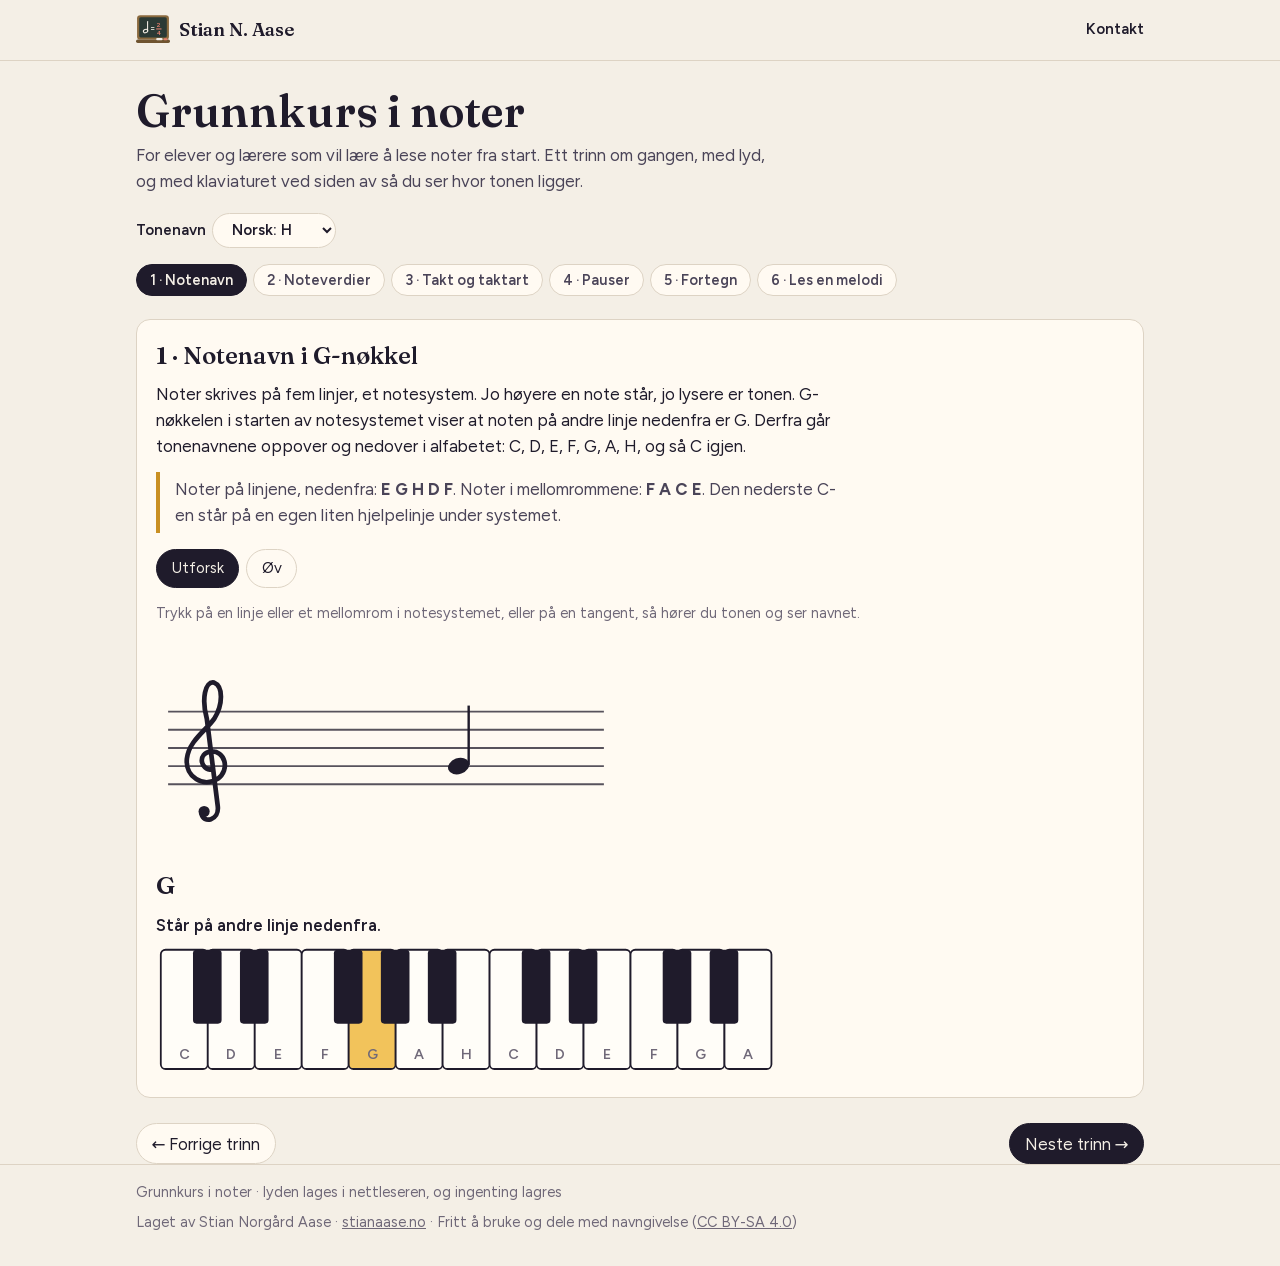
<file: laerer/notekurs.html>
<!doctype html>
<html lang="nb">
<head>
<meta charset="utf-8">
<meta name="viewport" content="width=device-width, initial-scale=1">
<title>Grunnkurs i noter – Stian Norgård Aase</title>
<meta name="description" content="Lær å lese noter fra start, ett steg om gangen og med lyd. For elever og lærere.">
<link rel="icon" href="../favicon.svg" type="image/svg+xml">
<link rel="stylesheet" href="../fonter/fonter.css">
<style>
/* Grunnkurs i noter 08.10.26: seks trinn med forklaring, utforsking og øving. Samme lyd og farger som Piano. Ingenting lagres. */
:root {
  --paper: #f4efe6; --card: #fffaf2; --ink: #1f1b2b; --ink-soft: #4a4458; --muted: #6f6878; --line: #ddd3c4;
  --red: #b3322a; --gold: #c98f22; --teal: #2f6f73; --white-key: #fffdf8; --black-key: #1f1b2b; --key-ink: #1f1b2b; --lit: #f2c35b; --chord: #9fd0c9;
  --display: "Fraunces", Georgia, serif; --sans: "Figtree", system-ui, sans-serif;
}
@media (prefers-color-scheme: dark) {
  :root { --paper: #17141f; --card: #221e2c; --ink: #f1ebe0; --ink-soft: #cfc6b8; --muted: #a59d93; --line: #3a3446;
          --white-key: #ece6da; --black-key: #0d0b12; --lit: #e9b44c; --chord: #5fa8a0; }
}
* { box-sizing: border-box; }
body { margin: 0; background: var(--paper); color: var(--ink); font-family: var(--sans); font-size: 1.05rem; line-height: 1.55; }
.wrap { max-width: 1040px; margin: 0 auto; padding: 0 16px; }
header.top { border-bottom: 1px solid var(--line); }
header.top .wrap { display: flex; align-items: center; justify-content: space-between; gap: 1rem; padding-top: .8rem; padding-bottom: .8rem; }
header.top a { color: var(--ink); text-decoration: none; font-weight: 600; }
header.top .brand { display: inline-flex; align-items: center; gap: .55rem; font-family: var(--display); font-size: 1.15rem; }
header.top .brand svg { width: 34px; height: 34px; flex: none; }
header.top nav { display: flex; gap: 1rem; font-size: .95rem; }
h1 { font-family: var(--display); font-weight: 600; font-size: clamp(2rem, 5vw, 2.8rem); line-height: 1.1; margin: 1.6rem 0 .4rem; }
h2 { font-family: var(--display); font-weight: 600; font-size: 1.5rem; margin: 0 0 .4rem; }
.lead { color: var(--ink-soft); max-width: 40rem; margin: 0 0 1.2rem; }
.controls { display: flex; flex-wrap: wrap; align-items: center; gap: .6rem 1rem; margin: 0 0 1rem; }
.controls label { display: inline-flex; align-items: center; gap: .4rem; font-weight: 600; font-size: .95rem; }
.controls label { max-width: 100%; min-width: 0; }
select, button { font: inherit; color: var(--ink); background: var(--card); border: 1px solid var(--line); border-radius: 999px; padding: .4rem .9rem; cursor: pointer; }
button:hover, select:hover, button:focus-visible, select:focus-visible { border-color: var(--red); outline: none; }
button:focus-visible, select:focus-visible { box-shadow: 0 0 0 3px color-mix(in srgb, var(--red) 35%, transparent); }
button.on { background: var(--ink); color: var(--paper); border-color: var(--ink); }
select { max-width: 100%; min-width: 0; }
.trinn { display: flex; flex-wrap: wrap; gap: .4rem; list-style: none; padding: 0; margin: 0 0 1.4rem; }
.trinn li { border: 1px solid var(--line); border-radius: 999px; padding: .25rem .8rem; font-size: .9rem; font-weight: 600; color: var(--muted); }
.trinn li.naa { background: var(--ink); color: var(--paper); border-color: var(--ink); }
.trinn li.snart { opacity: .55; }
section.kort { background: var(--card); border: 1px solid var(--line); border-radius: 14px; padding: 1.1rem 1.2rem 1.3rem; margin: 0 0 1.6rem; }
.forklaring { max-width: 44rem; margin: 0 0 .8rem; }
.husk { border-left: 4px solid var(--gold); padding: .3rem .9rem; margin: .4rem 0 1rem; color: var(--ink-soft); max-width: 44rem; }
svg.system { width: 100%; max-width: 620px; height: auto; display: block; margin: .2rem 0 .6rem; touch-action: manipulation; }
svg.system .linje { stroke: var(--ink); stroke-width: 1.6; opacity: .75; }
svg.system .soner rect { fill: transparent; cursor: pointer; }
svg.system .soner rect:hover { fill: color-mix(in srgb, var(--gold) 18%, transparent); }
svg.system .hode { fill: var(--ink); }
svg.system .hode.riktig { fill: var(--teal); }
svg.system .hode.feil { fill: var(--red); }
svg.system .ink { stroke: var(--ink); fill: none; }
svg.system .inkf { fill: var(--ink); }
svg.klav { width: 100%; max-width: 620px; height: auto; display: block; margin: .4rem 0 0; touch-action: manipulation; }
svg.klav rect { cursor: pointer; }
svg.klav .hvit { fill: var(--white-key); stroke: var(--key-ink); stroke-width: 1.5; }
svg.klav .svart { fill: var(--black-key); }
svg.klav .hvit.lys { fill: var(--lit); }
svg.klav text { font: 600 12px var(--sans); fill: #6f6878; pointer-events: none; }
@media (max-width: 560px) { svg.klav text { font-size: 17px; } svg.system text.nn { font-size: 17px; } }
svg.system.smal { max-width: 460px; }
.navn { font-family: var(--display); font-size: 1.6rem; font-weight: 600; min-height: 1.5em; margin: .2rem 0; }
.svar { display: flex; flex-wrap: wrap; gap: .5rem; margin: .6rem 0; }
.svar button { min-width: 3rem; font-weight: 700; font-size: 1.1rem; }
.status { min-height: 1.5em; font-weight: 600; margin: .4rem 0; }
.status.ok { color: var(--teal); } .status.nei { color: var(--red); }
.liten { color: var(--muted); font-size: .9rem; }

.trinn button { border: 1px solid var(--line); border-radius: 999px; padding: .25rem .8rem; font-size: .9rem; font-weight: 600; color: var(--ink-soft); background: var(--card); }
.trinn button[aria-current="step"] { background: var(--ink); color: var(--paper); border-color: var(--ink); }
.valg { display: flex; flex-wrap: wrap; gap: .45rem; margin: .5rem 0 .8rem; }
.valg button { font-size: .95rem; }
.valg button.on { background: var(--ink); color: var(--paper); border-color: var(--ink); }
.neste { display: flex; justify-content: space-between; gap: 1rem; margin: 1.2rem 0 0; flex-wrap: wrap; }
.slag { display: flex; gap: .3rem; margin: .3rem 0 .6rem; }
.slag span { width: 2.6rem; height: 1.6rem; border: 1px solid var(--line); border-radius: 6px; display: grid; place-items: center; font-weight: 700; color: var(--muted); font-size: .9rem; }
.slag span.fylt { background: color-mix(in srgb, var(--gold) 45%, var(--card)); color: var(--ink); }
.slag span.naa { outline: 3px solid var(--red); }
svg.system .n .fyll { fill: var(--ink); } svg.system .n .strek { stroke: var(--ink); fill: none; }
svg.system .n .hul { fill: var(--card); stroke: var(--ink); stroke-width: 2.2; }
svg.system .n.spiller .fyll { fill: var(--red); } svg.system .n.spiller .strek, svg.system .n.spiller .hul { stroke: var(--red); }
svg.system .n.riktig .fyll { fill: var(--teal); } svg.system .n.riktig .strek, svg.system .n.riktig .hul { stroke: var(--teal); }
svg.system .n.feil .fyll { fill: var(--red); } svg.system .n.feil .strek, svg.system .n.feil .hul { stroke: var(--red); }
svg.system .n.nesteNote .fyll { fill: var(--gold); } svg.system .n.nesteNote .hul { stroke: var(--gold); }
svg.system text.tall { font: 700 36px var(--display); fill: var(--ink); }
[hidden] { display: none !important; }
svg.system text.fortegn { font: 400 40px var(--sans); fill: var(--ink); }
svg.system text.nn { font: 600 12px var(--sans); fill: var(--muted); }
svg.system .strekT { stroke: var(--ink); }
svg.klav .svart.lys { fill: var(--teal); }
section.kort[hidden] { display: none; }
footer { border-top: 1px solid var(--line); color: var(--muted); font-size: .9rem; padding: 1rem 0 2rem; }
footer .wrap { display: flex; flex-wrap: wrap; justify-content: space-between; gap: .5rem; }
footer a { color: inherit; }
</style>
</head>
<body>
<header class="top"><div class="wrap"><a class="brand" href="../"><svg viewBox="0 0 32 32" role="img" aria-label="Kritt-tavle: en halvnote er lik to fjerdedeler"><rect x="1" y="2" width="30" height="23" rx="3" fill="#8a6a3e"/><rect x="3" y="4" width="26" height="19" rx="1.5" fill="#2b3a35"/><rect x="0" y="25" width="32" height="3.2" rx="1.6" fill="#6f5430"/><rect x="19" y="23.6" width="6" height="2" rx="1" fill="#f4efe6"/><rect x="26" y="23.8" width="3.6" height="1.8" rx=".9" fill="#e8806f"/><ellipse cx="9" cy="17" rx="2.1" ry="1.55" transform="rotate(-20 9 17)" fill="none" stroke="#f4efe6" stroke-width="1"/><path d="M10.9 16.7 V8" stroke="#f4efe6" stroke-width="1" stroke-linecap="round"/><text x="15.6" y="17.2" text-anchor="middle" font-family="Figtree, sans-serif" font-weight="600" font-size="8" fill="#f4efe6">=</text><text x="21.5" y="13.4" text-anchor="middle" font-family="Figtree, sans-serif" font-weight="600" font-size="6" fill="#e8806f">2</text><path d="M19 15 H24" stroke="#e8806f" stroke-width="1"/><text x="21.5" y="20.8" text-anchor="middle" font-family="Figtree, sans-serif" font-weight="600" font-size="6" fill="#e8806f">4</text></svg>Stian N. Aase</a><nav><a href="../#kontakt">Kontakt</a></nav></div></header>
<main class="wrap">
  <h1>Grunnkurs i noter</h1>
  <p class="lead">For elever og lærere som vil lære å lese noter fra start. Ett trinn om gangen, med lyd, og med klaviaturet ved siden av så du ser hvor tonen ligger.</p>
  <div class="controls">
    <label>Tonenavn <select id="navnValg"><option value="no">Norsk: H</option><option value="en">Engelsk: B</option></select></label>
  </div>
  <nav class="trinn" id="trinnMeny" aria-label="Trinnene i kurset">
    <button type="button" data-trinn="1">1 · Notenavn</button><button type="button" data-trinn="2">2 · Noteverdier</button>
    <button type="button" data-trinn="3">3 · Takt og taktart</button><button type="button" data-trinn="4">4 · Pauser</button>
    <button type="button" data-trinn="5">5 · Fortegn</button><button type="button" data-trinn="6">6 · Les en melodi</button>
  </nav>

  <!-- 1 · Notenavn -->
  <section class="kort" data-trinn="1" aria-labelledby="t1">
    <h2 id="t1">1 · Notenavn i G-nøkkel</h2>
    <p class="forklaring">Noter skrives på fem linjer, et notesystem. Jo høyere en note står, jo lysere er tonen. G-nøkkelen i starten av notesystemet viser at noten på andre linje nedenfra er G. Derfra går tonenavnene oppover og nedover i alfabetet: C, D, E, F, G, A, H, og så C igjen.</p>
    <p class="husk">Noter på linjene, nedenfra: <b>E G H D F</b>. Noter i mellomrommene: <b>F A C E</b>. Den nederste C-en står på en egen liten hjelpelinje under systemet.</p>
    <div class="valg"><button type="button" class="on" data-modus="utforsk">Utforsk</button><button type="button" data-modus="ov">Øv</button></div>
    <p class="liten" data-hjelp></p>
    <svg class="system smal" viewBox="0 0 380 180" role="img" aria-label="Notesystem med G-nøkkel"></svg>
    <p class="navn" aria-live="polite"></p>
    <div class="svar" hidden></div>
    <p class="status" aria-live="polite"></p>
    <svg class="klav" viewBox="0 0 520 110" role="group" aria-label="Klaviatur fra C til A"></svg>
  </section>

  <!-- 2 · Noteverdier -->
  <section class="kort" data-trinn="2" aria-labelledby="t2" hidden>
    <h2 id="t2">2 · Noteverdier</h2>
    <p class="forklaring">Hvor høyt noten står, forteller hvilken tone du skal spille. Hvordan noten ser ut, forteller hvor lenge den varer. Vi teller lengden i slag. Et slag er pulsen du kan klappe til, og i de fleste sanger er det en fjerdedel.</p>
    <p class="husk">Helnoten er hul og uten stilk. Halvnoten er hul med stilk. Fjerdedelen er fylt med stilk. Åttendedelen har ett flagg, og sekstendedelen har to. Et punkt bak noten gjør den halvparten så lang til.</p>
    <div class="valg"><button type="button" class="on" data-modus="utforsk">Utforsk</button><button type="button" data-modus="ov">Øv</button></div>
    <div class="valg" data-verdier></div>
    <svg class="system" viewBox="0 0 520 180" role="img" aria-label="Notesystem med en takt i 4/4"></svg>
    <div class="slag" aria-hidden="true"><span>1</span><span>2</span><span>3</span><span>4</span></div>
    <p class="navn" aria-live="polite"></p>
    <div class="svar" hidden></div>
    <p class="status" aria-live="polite"></p>
    <div class="controls"><button type="button" data-spill>▶ Hør takten</button></div>
  </section>

  <!-- 3 · Takt og taktart -->
  <section class="kort" data-trinn="3" aria-labelledby="t3" hidden>
    <h2 id="t3">3 · Takt og taktart</h2>
    <p class="forklaring">Musikken deles i takter med en taktstrek mellom. Taktarten står først, som to tall over hverandre. Det øverste tallet sier hvor mange slag det er i hver takt. Det nederste tallet 4 betyr at slaget er en fjerdedel. I 4/4 er det fire fjerdedeler i hver takt, i 3/4 tre, som i en vals.</p>
    <div class="valg"><button type="button" class="on" data-modus="utforsk">Bygg en takt</button><button type="button" data-modus="ov">Øv</button></div>
    <div data-bygg>
      <div class="controls"><label>Taktart <select data-taktart><option value="4">4/4</option><option value="3">3/4</option><option value="2">2/4</option></select></label></div>
      <div class="valg" data-legg></div>
    </div>
    <svg class="system" viewBox="0 0 520 180" role="img" aria-label="Notesystem med takter"></svg>
    <p class="navn" aria-live="polite"></p>
    <div class="svar" hidden></div>
    <p class="status" aria-live="polite"></p>
    <div class="controls" data-byggknapper><button type="button" data-spill>▶ Spill</button><button type="button" data-angre>Angre</button><button type="button" data-tom>Tøm</button></div>
  </section>

  <!-- 4 · Pauser -->
  <section class="kort" data-trinn="4" aria-labelledby="t4" hidden>
    <h2 id="t4">4 · Pauser</h2>
    <p class="forklaring">En pause betyr at du skal være stille, men pulsen fortsetter. Hver noteverdi har sin egen pause, med samme lengde.</p>
    <p class="husk">Helpausen henger under fjerde linje, og halvpausen sitter oppå midtlinja. De ligner hverandre, så se etter om den henger eller sitter.</p>
    <div class="valg"><button type="button" class="on" data-modus="utforsk">Utforsk</button><button type="button" data-modus="ov">Øv</button></div>
    <div class="valg" data-verdier></div>
    <svg class="system" viewBox="0 0 520 180" role="img" aria-label="Notesystem med en takt med pause"></svg>
    <div class="slag" aria-hidden="true"><span>1</span><span>2</span><span>3</span><span>4</span></div>
    <p class="navn" aria-live="polite"></p>
    <div class="svar" hidden></div>
    <p class="status" aria-live="polite"></p>
    <div class="controls"><button type="button" data-spill>▶ Hør takten</button></div>
  </section>

  <!-- 5 · Fortegn -->
  <section class="kort" data-trinn="5" aria-labelledby="t5" hidden>
    <h2 id="t5">5 · Fortegn</h2>
    <p class="forklaring">Et fortegn foran noten flytter tonen en halvtone, til nærmeste tangent. Kryss (♯) løfter tonen en halvtone opp, og b (♭) senker den en halvtone ned. Oppløsningstegnet (♮) tar bort fortegnet igjen. Et fortegn gjelder resten av takten. Ofte er den nærmeste tangenten svart.</p>
    <p class="husk" data-fortegnhusk></p>
    <div class="valg"><button type="button" class="on" data-modus="utforsk">Utforsk</button><button type="button" data-modus="ov">Øv</button></div>
    <div class="valg" data-fortegnvalg><button type="button" data-f="n" class="on">Uten fortegn</button><button type="button" data-f="#">♯ Kryss</button><button type="button" data-f="b">♭ b</button></div>
    <p class="liten" data-hjelp></p>
    <svg class="system smal" viewBox="0 0 380 180" role="img" aria-label="Notesystem med fortegn"></svg>
    <p class="navn" aria-live="polite"></p>
    <p class="status" aria-live="polite"></p>
    <svg class="klav" viewBox="0 0 520 110" role="group" aria-label="Klaviatur fra C til A, med svarte tangenter"></svg>
  </section>

  <!-- 6 · Les en melodi -->
  <section class="kort" data-trinn="6" aria-labelledby="t6" hidden>
    <h2 id="t6">6 · Les en melodi</h2>
    <p class="forklaring">Nå bruker du det du har lært: tonenavn, noteverdier og takt. Hør melodien først og følg notene med øynene. Prøv så å spille den selv på klaviaturet.</p>
    <div class="controls">
      <label>Melodi <select data-melodi></select></label>
      <label><input type="checkbox" data-visnavn> Vis tonenavn</label>
    </div>
    <svg class="system" data-forste viewBox="0 0 620 180" role="img" aria-label="Notesystem med en melodi"></svg>
    <svg class="system" data-andre viewBox="0 0 380 180" role="img" aria-label="Notesystem med resten av melodien" hidden></svg>
    <p class="liten" data-om></p>
    <div class="controls"><button type="button" data-spill>▶ Hør melodien</button><button type="button" data-selv>Spill selv</button></div>
    <p class="status" aria-live="polite"></p>
    <svg class="klav" viewBox="0 0 520 110" role="group" aria-label="Klaviatur fra C til A"></svg>
    <p class="liten">Tastaturet: <kbd>A</kbd> <kbd>S</kbd> <kbd>D</kbd> <kbd>F</kbd> <kbd>G</kbd> <kbd>H</kbd> <kbd>J</kbd> <kbd>K</kbd> <kbd>L</kbd> og <kbd>Ø</kbd> <kbd>Æ</kbd> gir C til F, og de svarte tangentene ligger på <kbd>W</kbd> <kbd>E</kbd> <kbd>T</kbd> <kbd>Y</kbd> <kbd>U</kbd> <kbd>O</kbd> <kbd>P</kbd>.</p>
  </section>

  <div class="neste"><button type="button" id="forrige">← Forrige trinn</button><button type="button" id="nesteTrinn" class="on">Neste trinn →</button></div>
</main>
<footer><div class="wrap"><span>Grunnkurs i noter · lyden lages i nettleseren, og ingenting lagres</span><span>Laget av Stian Norgård Aase · <a href="../">stianaase.no</a> · Fritt å bruke og dele med navngivelse (<a href="https://creativecommons.org/licenses/by-sa/4.0/deed.no">CC BY-SA 4.0</a>)</span></div></footer>
<script>
(function () {
  "use strict";
  const $ = (s, r) => (r || document).querySelector(s), $$ = (s, r) => [...(r || document).querySelectorAll(s)];
  const NS = "http://www.w3.org/2000/svg";
  // Trinn t = 0 er C4 (hjelpelinje under), t = 12 er A5 (hjelpelinje over). Linjene ligger på t = 2, 4, 6, 8 og 10 (E G H D F).
  const NAVN_NO = ["C", "D", "E", "F", "G", "A", "H"], NAVN_EN = ["C", "D", "E", "F", "G", "A", "B"], HALV = [0, 2, 4, 5, 7, 9, 11];
  const norsk = () => $("#navnValg").value === "no";
  const bokstav = t => (norsk() ? NAVN_NO : NAVN_EN)[((t % 7) + 7) % 7];
  const midiAv = t => 60 + 12 * Math.floor(t / 7) + HALV[((t % 7) + 7) % 7];
  const Y = t => 135 - t * 7.5;
  const FTEGN = { "#": "♯", b: "♭", n: "♮" };
  function tonenavn(t, f) {                                   // navnet på en tone med fortegn, norsk eller engelsk
    const b = bokstav(t);
    if (!f || f === "n") return b;
    if (!norsk()) return b + FTEGN[f];
    if (f === "#") return b + "iss";
    if (b === "H") return "B";
    return b + (b === "E" || b === "A" ? "ss" : "ess");       // Ess og Ass, men Dess og Gess
  }

  /* ---------- lyd: samme pianolyd som Piano og Gehørtreneren ---------- */
  let ctx = null, pianoUt = null, klikkUt = null;
  const stemmer = [];
  function lydPa() {
    if (ctx) { if (ctx.state === "suspended") ctx.resume(); return; }
    const AC = window.AudioContext || window.webkitAudioContext; if (!AC) return;
    ctx = new AC(); const gk = ctx.createDynamicsCompressor();
    pianoUt = ctx.createGain(); pianoUt.gain.value = 0.9; pianoUt.connect(gk); gk.connect(ctx.destination);
    klikkUt = ctx.createGain(); klikkUt.gain.value = 0.5; klikkUt.connect(ctx.destination);
  }
  function spill(m, om = 0, lengde = null) {
    lydPa(); if (!ctx) return;
    const t = ctx.currentTime + om, f = 440 * Math.pow(2, (m - 69) / 12), ov = [1, 0.45, 0.25, 0.12, 0.07, 0.04];
    const v = ctx.createGain(); v.connect(pianoUt); stemmer.push(v);
    for (let k = 0; k < ov.length; k++) {
      const o = ctx.createOscillator(), g = ctx.createGain(), d = 1.5 / Math.sqrt(k + 1);
      o.type = "sine"; o.frequency.value = f * (k + 1);
      g.gain.setValueAtTime(0, t); g.gain.linearRampToValueAtTime(0.16 * ov[k], t + 0.006); g.gain.exponentialRampToValueAtTime(0.0005, t + d);
      o.connect(g); g.connect(v); o.start(t); o.stop(t + Math.max(d, lengde || 0) + 0.1);
    }
    if (lengde) v.gain.setTargetAtTime(0, t + Math.max(0.05, lengde - 0.04), 0.03);   // noten slutter når lengden er ute
    if (stemmer.length > 200) stemmer.splice(0, 100);
  }
  function klikk(om, sterk) {
    lydPa(); if (!ctx) return;
    const t = ctx.currentTime + om, o = ctx.createOscillator(), g = ctx.createGain();
    o.type = "square"; o.frequency.value = sterk ? 1500 : 1000;
    g.gain.setValueAtTime(0.0001, t); g.gain.exponentialRampToValueAtTime(0.08, t + 0.003); g.gain.exponentialRampToValueAtTime(0.0001, t + 0.05);
    o.connect(g); g.connect(klikkUt); o.start(t); o.stop(t + 0.06); stemmer.push(g);
  }

  /* ---------- avspilling av en rekke noter, med klikk på slagene ---------- */
  const SPILL = { tidere: [], aktiv: null };
  function stopp() {
    SPILL.tidere.forEach(clearTimeout); SPILL.tidere = [];
    stemmer.forEach(v => { try { v.disconnect(); } catch (_) {} }); stemmer.length = 0;
    $$("svg.system .n.spiller").forEach(g => g.classList.remove("spiller"));
    $$(".slag span").forEach(s => s.classList.remove("naa"));
    if (SPILL.aktiv) { const b = SPILL.aktiv; SPILL.aktiv = null; b.textContent = b.dataset.tekst; }
  }
  // elementer: [{ n, g }], der n = { t, d, p, f }. slagPerTakt gir klikk på hvert slag og sterkere på 1.
  function spillRekke(elementer, bpm, slagPerTakt, knapp, slagRad, ferdig) {
    stopp(); lydPa(); if (!ctx) return;
    const sl = 60 / bpm, start = 0.15;
    let pos = 0;
    elementer.forEach(({ n, g }) => {
      const om = start + pos * sl, lengde = n.d * sl;
      if (!n.p) spill(midiAv(n.t) + (n.f === "#" ? 1 : n.f === "b" ? -1 : 0), om, lengde * 0.95);
      SPILL.tidere.push(setTimeout(() => g && g.classList.add("spiller"), om * 1000));
      SPILL.tidere.push(setTimeout(() => g && g.classList.remove("spiller"), (om + lengde * 0.9) * 1000));
      pos += n.d;
    });
    const slag = Math.ceil(pos - 1e-6);
    for (let i = 0; i < slag; i++) {
      klikk(start + i * sl, i % slagPerTakt === 0);
      if (slagRad) SPILL.tidere.push(setTimeout(() => $$("span", slagRad).forEach((s, k) => s.classList.toggle("naa", k === i % slagPerTakt)), (start + i * sl) * 1000));
    }
    if (knapp) { knapp.dataset.tekst = knapp.dataset.tekst || knapp.textContent; knapp.textContent = "■ Stopp"; SPILL.aktiv = knapp; }
    SPILL.tidere.push(setTimeout(() => { stopp(); if (ferdig) ferdig(); }, (start + slag * sl + 0.2) * 1000));
  }
  const spillKnapp = (knapp, lag) => knapp.addEventListener("click", () => { if (SPILL.aktiv === knapp) stopp(); else lag(); });

  /* ---------- notetegning ---------- */
  const el = (mor, tag, attr) => { const e = document.createElementNS(NS, tag); for (const k in attr) e.setAttribute(k, attr[k]); mor.appendChild(e); return e; };
  const G_NOKKEL = "M27 72 C20 72 19 63 26 62 C34 61 37 72 30 77 C22 82 12 76 13 66 C14 56 24 50 28 44 C33 36 33 26 28 24 C23 23 21 33 24 44 L30 92 C31 100 22 102 21 96";
  function system(svg, taktart) {
    svg.innerHTML = "";
    const W = svg.viewBox.baseVal.width;
    [2, 4, 6, 8, 10].forEach(t => el(svg, "path", { d: `M10 ${Y(t)} H${W - 10}`, class: "linje" }));
    el(svg, "path", { class: "ink", "stroke-width": 2.6, "stroke-linecap": "round", "stroke-linejoin": "round", transform: "translate(6 0) scale(1.5)", d: G_NOKKEL });
    el(svg, "circle", { class: "inkf", cx: 6 + 22.5 * 1.5, cy: 95 * 1.5, r: 4.6 });
    if (taktart) {
      el(svg, "text", { class: "tall", x: 82, y: 88, "text-anchor": "middle", "font-size": 36 }).textContent = taktart;
      el(svg, "text", { class: "tall", x: 82, y: 118, "text-anchor": "middle", "font-size": 36 }).textContent = "4";
      return 110;
    }
    return 82;
  }
  const strek = (svg, x, slutt) => {                       // vanlig taktstrek, eller sluttstrek: tynn og tykk
    if (!slutt) return el(svg, "path", { class: "strekT", d: `M${x} ${Y(10)} V${Y(2)}`, "stroke-width": 1.6 });
    el(svg, "path", { class: "strekT", d: `M${x - 8} ${Y(10)} V${Y(2)}`, "stroke-width": 1.6 });
    el(svg, "path", { class: "strekT", d: `M${x - 2} ${Y(10)} V${Y(2)}`, "stroke-width": 4.5 });
  };
  // Fortegn tegnes som streker rett foran notehodet, midtstilt på notens linje eller mellomrom
  function fortegn(g, cx, cy, f) {
    g = el(g, "g", { transform: `translate(${cx} ${cy}) scale(1.45) translate(${-cx} ${-cy})` });   // om lag 2,5 mellomrom høyt
    const s = (d, w) => el(g, "path", { class: "strek", d, "stroke-width": w, "stroke-linecap": "butt" });
    if (f === "#") {
      s(`M${cx - 3} ${cy - 13} V${cy + 15} M${cx + 3} ${cy - 15} V${cy + 13}`, 1.6);
      s(`M${cx - 7} ${cy - 3} L${cx + 7} ${cy - 6} M${cx - 7} ${cy + 6} L${cx + 7} ${cy + 3}`, 3.4);
    } else if (f === "b") {
      s(`M${cx - 4} ${cy - 21} V${cy + 6}`, 1.8);
      el(g, "path", { class: "strek", d: `M${cx - 4} ${cy + 6} C${cx + 7} ${cy + 1} ${cx + 8} ${cy - 8} ${cx - 4} ${cy - 3}`, "stroke-width": 2.6 });
    } else {
      s(`M${cx - 4} ${cy - 15} V${cy + 6} M${cx + 4} ${cy - 6} V${cy + 15}`, 1.6);
      s(`M${cx - 4} ${cy - 2} L${cx + 4} ${cy - 5} M${cx - 4} ${cy + 6} L${cx + 4} ${cy + 3}`, 3.4);
    }
  }
  // Tegner én note eller pause. valg: { opp, stilkTil, utenFlagg, navn }
  function note(svg, x, n, valg = {}) {
    const g = el(svg, "g", { class: "n" });
    if (n.p) {
      if (n.d >= 4) el(g, "rect", { class: "fyll", x: x - 9, y: Y(8), width: 18, height: 7.5 });
      else if (n.d >= 2) el(g, "rect", { class: "fyll", x: x - 9, y: Y(6) - 7.5, width: 18, height: 7.5 });
      else if (n.d >= 1) el(g, "path", { class: "strek", d: `M${x - 5} 64 l11 13 l-10 11 l11 13 c-8 -5 -15 0 -8 11`, "stroke-width": 3.8, "stroke-linejoin": "round", "stroke-linecap": "round" });
      else {
        el(g, "path", { class: "strek", d: `M${x + 5} 82 L${x - 2} 108`, "stroke-width": 2.2, "stroke-linecap": "round" });
        const flagg = n.d <= 0.25 ? [84, 93] : [84];
        flagg.forEach((y, k) => { el(g, "path", { class: "strek", d: `M${x - 4 - k * 2.5} ${y + 1} q4 3 ${9 - k * 0.5} -2`, "stroke-width": 2.2 }); el(g, "circle", { class: "fyll", cx: x - 4 - k * 2.5, cy: y, r: 3.2 }); });
      }
      return g;
    }
    const y = Y(n.t);
    for (let l = 0; l >= n.t; l -= 2) el(g, "path", { class: "strek", d: `M${x - 13} ${Y(l)} H${x + 13}`, "stroke-width": 1.6 });
    for (let l = 12; l <= n.t; l += 2) el(g, "path", { class: "strek", d: `M${x - 13} ${Y(l)} H${x + 13}`, "stroke-width": 1.6 });
    if (n.f) fortegn(g, x - 27, y, n.f);
    const hul = n.d >= 2;
    if (n.d >= 4) el(g, "ellipse", { class: "hul", cx: x, cy: y, rx: 10.5, ry: 6.8, "stroke-width": 3 });
    else el(g, "ellipse", { class: hul ? "hul" : "fyll", cx: x, cy: y, rx: 9, ry: 6.6, transform: `rotate(-20 ${x} ${y})` });
    if (n.d < 4) {
      const opp = valg.opp !== undefined ? valg.opp : n.t < 6, sx = opp ? x + 8.3 : x - 8.3;
      const ende = valg.stilkTil !== undefined ? valg.stilkTil : (opp ? y - 50 : y + 50);
      el(g, "path", { class: "strek", d: `M${sx} ${opp ? y - 1 : y + 1} V${ende}`, "stroke-width": 2 });
      const flagg = valg.utenFlagg ? 0 : n.d <= 0.25 ? 2 : n.d < 1 ? 1 : 0;
      for (let k = 0; k < flagg; k++) {
        const fy = opp ? ende + k * 10 : ende - k * 10;
        el(g, "path", { class: "strek", "stroke-width": 2.4, "stroke-linecap": "round", d: opp ? `M${sx} ${fy} c1 9 14 13 11 28` : `M${sx} ${fy} c1 -9 14 -13 11 -28` });
      }
    }
    if ([3, 1.5, 0.75].includes(n.d)) el(g, "circle", { class: "fyll", cx: x + 16, cy: n.t % 2 === 0 ? y - 7.5 : y, r: 2.8 });
    if (valg.navn) el(g, "text", { class: "nn", x, y: 170, "text-anchor": "middle" }).textContent = tonenavn(n.t, n.f);
    return g;
  }
  // Tegner takter med proporsjonal plassering. Åttendeler og sekstendeler i samme slag får bjelke.
  function takter(svg, taktart, liste, valg = {}) {
    const x0 = system(svg, taktart ? String(taktart) : null) + 6, W = svg.viewBox.baseVal.width - 10;
    const slag = taktart || liste[0].reduce((s, n) => s + n.d, 0);
    const bredde = (W - x0) / Math.max(1, liste.length), ut = [];
    liste.forEach((takt, ti) => {
      // Plassen deles etter lengden, men hver note får minst plass som en punktert åttendedel, så korte noter ikke kolliderer
      const enslig = n => !n.p && n.d < 1 && takt.filter(m => !m.p && m.d < 1).length === 1;   // åttendedel med flagg, uten bjelkepartner
      const vekt = n => (n.d >= 1 ? 1 + (n.d - 1) * 0.6 : Math.max(n.d, 0.75)) + ([3, 1.5, 0.75].includes(n.d) ? 0.3 : 0) + (enslig(n) ? 0.25 : 0);
      const bx = x0 + ti * bredde, pad = 22, steg = (bredde - pad * 2.2) / Math.max(slag, takt.reduce((s, n) => s + vekt(n), 0));
      let pos = 0, vpos = 0;
      const plass = takt.map(n => {
        const x = takt.length === 1 && n.p ? bx + bredde / 2 - 4 : bx + pad + vpos * steg;   // en pause alene står midt i takten
        const p = { n, x, pos }; pos += n.d; vpos += vekt(n); return p;
      });
      // Minsteavstand mellom noter: plass til punkt, flagg, hjelpelinjer og fortegn, så ingenting havner oppå hverandre
      const ledger = n => !n.p && (n.t <= 0 || n.t >= 12);
      for (let i = 1; i < plass.length; i++) {
        const a = plass[i - 1].n, b = plass[i].n;
        const gap = 26 + ([3, 1.5, 0.75].includes(a.d) ? 10 : 0) + (enslig(a) ? 10 : 0) + (ledger(a) && ledger(b) ? 6 : 0) + (b.f ? 16 : 0);
        plass[i].x = Math.max(plass[i].x, plass[i - 1].x + gap);
      }
      const maks = bx + bredde - 16, sist = plass[plass.length - 1];
      if (plass.length > 1 && sist.x > maks) {               // presses taktens noter sammen igjen hvis de ble for brede
        const f = (maks - plass[0].x) / (sist.x - plass[0].x);
        plass.forEach(p => { p.x = plass[0].x + (p.x - plass[0].x) * f; });
      }
      // bjelkegrupper: noter kortere enn ett slag, i samme slag
      const grupper = [];
      plass.forEach(p => {
        if (p.n.p || p.n.d >= 1) return;
        const s = Math.floor(p.pos + 1e-6), siste = grupper[grupper.length - 1];
        if (siste && siste.s === s) siste.l.push(p); else grupper.push({ s, l: [p] });
      });
      const iGruppe = new Map();
      grupper.filter(gr => gr.l.length > 1).forEach(gr => {
        const snitt = gr.l.reduce((a, p) => a + p.n.t, 0) / gr.l.length, opp = snitt < 6;
        const ys = gr.l.map(p => Y(p.n.t)), bjelke = opp ? Math.min(...ys) - 46 : Math.max(...ys) + 46;
        gr.l.forEach(p => iGruppe.set(p, { opp, stilkTil: bjelke, utenFlagg: true }));
        gr.bjelke = bjelke; gr.opp = opp;
      });
      plass.forEach(p => { const g = note(svg, p.x, p.n, Object.assign({ navn: valg.navn }, iGruppe.get(p) || {})); ut.push({ n: p.n, g, x: p.x }); });
      grupper.filter(gr => gr.l.length > 1).forEach(gr => {
        const sx = gr.opp ? 8.3 : -8.3, a = gr.l[0].x + sx, b = gr.l[gr.l.length - 1].x + sx;
        const antall = gr.l.every(p => p.n.d <= 0.25) ? 2 : 1;
        for (let k = 0; k < antall; k++) {
          const y = gr.bjelke + (gr.opp ? k * 8 : -k * 8);
          el(svg, "path", { class: "strekT", d: `M${a - 1} ${y} H${b + 1}`, "stroke-width": 5 });
        }
      });
      strek(svg, bx + bredde, valg.slutt && ti === liste.length - 1);
    });
    return ut;
  }

  /* ---------- klaviatur C4–A5, med svarte tangenter ---------- */
  function klaviatur(svg, trykk) {
    svg.innerHTML = "";
    const tang = [];
    for (let t = 0; t <= 12; t++) {
      const r = el(svg, "rect", { class: "hvit", x: 4 + t * 39.4, y: 4, width: 39.4, height: 100, rx: 4 });
      r.addEventListener("pointerdown", e => { e.preventDefault(); trykk(midiAv(t), t, "n"); });
      tang.push({ r, m: midiAv(t) });
      const tx = el(svg, "text", { x: 4 + t * 39.4 + 19.7, y: 96, "text-anchor": "middle" }); tx.dataset.t = t;
    }
    for (let t = 0; t < 12; t++) if ([0, 1, 3, 4, 5].includes(t % 7)) {
      const r = el(svg, "rect", { class: "svart", x: 4 + t * 39.4 + 27, y: 4, width: 24, height: 62, rx: 3 });
      r.addEventListener("pointerdown", e => { e.preventDefault(); trykk(midiAv(t) + 1, t, "#"); });
      tang.push({ r, m: midiAv(t) + 1 });
    }
    return {
      lys: m => tang.forEach(k => k.r.classList.toggle("lys", k.m === m)),
      navn: () => $$("text", svg).forEach(tx => tx.textContent = bokstav(+tx.dataset.t)),
    };
  }
  function hvor(t) {
    if (t === 0) return "på hjelpelinja under systemet";
    if (t === 1) return "rett under nederste linje";
    if (t === 11) return "rett over øverste linje";
    if (t === 12) return "på hjelpelinja over systemet";
    const k = t - 2;
    return k % 2 === 0 ? ["på nederste linje", "på andre linje nedenfra", "på midtlinja", "på fjerde linje nedenfra", "på øverste linje"][k / 2]
                       : ["i nederste mellomrom", "i andre mellomrom nedenfra", "i tredje mellomrom nedenfra", "i øverste mellomrom"][(k - 1) / 2];
  }
  const tilfeldig = (n, ikke) => { let x; do { x = Math.floor(Math.random() * n); } while (x === ikke && n > 1); return x; };
  function status(sek, tekst, art) { const s = $(".status", sek); s.className = "status" + (art ? " " + art : ""); s.textContent = tekst; }
  function modusKnapper(sek, endre) {
    $$("[data-modus]", sek).forEach(b => b.addEventListener("click", () => {
      $$("[data-modus]", sek).forEach(x => x.classList.toggle("on", x === b)); stopp(); endre(b.dataset.modus);
    }));
  }
  function svarKnapper(sek, tekster, ved) {
    const rad = $(".svar", sek); rad.innerHTML = "";
    tekster.forEach((t, i) => { const b = document.createElement("button"); b.type = "button"; b.textContent = t; b.addEventListener("click", () => ved(i)); rad.appendChild(b); });
  }
  const TRINN = {};

  /* ---------- 1 · Notenavn ---------- */
  (function () {
    const sek = $('section[data-trinn="1"]'), svg = $("svg.system", sek);
    let laast = false, modus = "utforsk", oppgave = null, riktige = 0, forsok = 0, forsoktNaa = false, vist = 4;
    const kl = klaviatur($("svg.klav", sek), (m, t, f) => {
      if (f !== "n") { spill(m); status(sek, "Den svarte tangenten er en tone med fortegn. Den kommer i trinn 5."); return; }
      modus === "utforsk" ? vis(t, true) : svar(t);
    });
    function tegn(t, klasse) {
      system(svg, null);
      const soner = el(svg, "g", { class: "soner" });
      for (let k = 0; k <= 12; k++) {
        const r = el(soner, "rect", { x: 90, y: Y(k) - 3.75, width: 280, height: 7.5 });
        r.addEventListener("pointerdown", e => { e.preventDefault(); if (modus === "utforsk") vis(k, true); });
      }
      if (t !== null) { const g = note(svg, 250, { t, d: 1 }); if (klasse) g.classList.add(klasse); }
    }
    function vis(t, lyd) {
      vist = t; tegn(t); kl.lys(midiAv(t)); if (lyd) spill(midiAv(t));
      $(".navn", sek).textContent = bokstav(t); status(sek, "Står " + hvor(t) + ".");
    }
    function nyOppgave() {
      oppgave = tilfeldig(13, oppgave); forsoktNaa = false; laast = false; tegn(oppgave); kl.lys(null);
      $(".navn", sek).textContent = "Hvilken tone er dette?"; status(sek, "Velg navnet, eller trykk på riktig tangent.");
    }
    function svar(t) {
      if (oppgave === null || laast) return;
      const rett = t % 7 === oppgave % 7;
      if (!forsoktNaa) { forsok++; if (rett) riktige++; forsoktNaa = true; }
      if (rett) {
        laast = true;
        tegn(oppgave, "riktig"); kl.lys(midiAv(oppgave)); spill(midiAv(oppgave)); $(".navn", sek).textContent = bokstav(oppgave);
        status(sek, `Riktig, det er ${bokstav(oppgave)}. Den står ${hvor(oppgave)}. (${riktige} av ${forsok} riktig på første forsøk)`, "ok");
        const denne = oppgave; setTimeout(() => { if (modus === "ov" && oppgave === denne) nyOppgave(); }, 1600);
      } else {
        tegn(oppgave, "feil");
        status(sek, oppgave === 4 ? `Ikke ${bokstav(t)}. Noten står på linja G-nøkkelen ringer rundt. Prøv igjen.`
          : `Ikke ${bokstav(t)}. Noten står ${hvor(oppgave)}. Tell fra G, som står på andre linje nedenfra, og prøv igjen.`, "nei");
      }
    }
    function settModus(m) {
      modus = m; $(".svar", sek).hidden = m !== "ov";
      $("[data-hjelp]", sek).textContent = m === "ov" ? "Du ser en note. Velg navnet på den, eller trykk på tangenten der den ligger."
        : "Trykk på en linje eller et mellomrom i notesystemet, eller på en tangent, så hører du tonen og ser navnet.";
      if (m === "ov") { riktige = 0; forsok = 0; oppgave = null; nyOppgave(); } else { oppgave = null; vis(vist, false); }
    }
    modusKnapper(sek, settModus);
    TRINN[1] = {
      navn() {
        kl.navn();
        const h = bokstav(6);
        $(".forklaring", sek).textContent = `Noter skrives på fem linjer, et notesystem. Jo høyere en note står, jo lysere er tonen. G-nøkkelen i starten av notesystemet viser at noten på andre linje nedenfra er G. Derfra går tonenavnene oppover og nedover i alfabetet: C, D, E, F, G, A, ${h}, og så C igjen.`;
        $(".husk", sek).innerHTML = `Noter på linjene, nedenfra: <b>E G ${h} D F</b>. Noter i mellomrommene: <b>F A C E</b>. Den nederste C-en står på en egen liten hjelpelinje under systemet.`; svarKnapper(sek, [0, 1, 2, 3, 4, 5, 6].map(bokstav), i => svar(i)); if (modus === "utforsk") vis(vist, false); else $(".navn", sek).textContent = forsoktNaa ? bokstav(oppgave) : "Hvilken tone er dette?"; },
      start() { settModus(modus); }, tast(m, t, f) { if (f === "n") modus === "utforsk" ? vis(t, true) : svar(t); },
    };
  })();

  /* ---------- 2 · Noteverdier ---------- */
  const VERDIER = [
    { d: 4, navn: "Helnote", slag: "4 slag", takt: [4], om: "En helnote er hul og uten stilk. Den varer en hel takt i 4/4." },
    { d: 3, navn: "Punktert halvnote", slag: "3 slag", takt: [3, -1], om: "Punktet gjør halvnoten halvparten så lang til: 2 + 1 = 3 slag. Her fyller en fjerdedelspause takten." },
    { d: 2, navn: "Halvnote", slag: "2 slag", takt: [2, 2], om: "En halvnote er hul og har stilk. To halvnoter fyller en takt i 4/4." },
    { d: 1, navn: "Fjerdedel", slag: "1 slag", takt: [1, 1, 1, 1], om: "En fjerdedelsnote er fylt og har stilk. Den varer ett slag, så fire av dem fyller takten." },
    { d: 0.5, navn: "Åttendedel", slag: "½ slag", takt: Array(8).fill(0.5), om: "En åttendedelsnote har ett flagg og varer et halvt slag. To og to får de ofte en bjelke i stedet for flagg." },
    { d: 0.25, navn: "Sekstendedel", slag: "¼ slag", takt: Array(16).fill(0.25), om: "En sekstendedelsnote har to flagg og varer et kvart slag. Fire sekstendedeler er ett slag, og de bindes sammen med dobbel bjelke." },
  ];
  const TONER = [4, 6, 5, 7, 6, 4, 3, 5, 4, 2, 3, 4, 6, 5, 7, 8];
  function slagFylt(rad, n) {                               // n kan være ½ eller ¼: da fylles bare en del av første rute
    $$("span", rad).forEach((s, i) => { s.classList.toggle("fylt", i < Math.floor(n)); s.style.background = n < 1 && i === 0 && n > 0 ? `linear-gradient(90deg, color-mix(in srgb, var(--gold) 45%, var(--card)) ${n * 100}%, transparent ${n * 100}%)` : ""; });
  }
  (function () {
    const sek = $('section[data-trinn="2"]'), svg = $("svg.system", sek), rad = $(".slag", sek);
    let laast = false, modus = "utforsk", valgt = 3, oppgave = null, elementer = [], forsoktNaa = false, riktige = 0, forsok = 0;
    const knapper = $("[data-verdier]", sek);
    VERDIER.forEach((v, i) => { const b = document.createElement("button"); b.type = "button"; b.textContent = v.navn; b.addEventListener("click", () => { stopp(); vis(i); }); knapper.appendChild(b); });
    function vis(i) {
      valgt = i; const v = VERDIER[i];
      $$("button", knapper).forEach((b, k) => b.classList.toggle("on", k === i));
      elementer = takter(svg, 4, [v.takt.map((d, k) => d < 0 ? { d: -d, p: true } : { t: TONER[k % TONER.length], d })]);
      $(".navn", sek).textContent = `${v.navn}: ${v.slag}`; status(sek, v.om); slagFylt(rad, Math.min(4, v.d));
    }
    function nyOppgave() {
      oppgave = tilfeldig(VERDIER.length, oppgave); forsoktNaa = false; laast = false;
      const t = [3, 4, 5, 6, 7][tilfeldig(5)];
      elementer = takter(svg, null, [[{ t, d: VERDIER[oppgave].d }]]); slagFylt(rad, 0);
      $(".navn", sek).textContent = "Hvor lenge varer noten?"; status(sek, "Velg antall slag.");
    }
    function svar(i) {
      if (oppgave === null || laast) return;
      const rett = i === oppgave, v = VERDIER[oppgave];
      if (!forsoktNaa) { forsok++; if (rett) riktige++; forsoktNaa = true; }
      if (rett) {
        laast = true;
        elementer.forEach(e => e.g.classList.add("riktig")); slagFylt(rad, Math.min(4, v.d)); $(".navn", sek).textContent = `${v.navn}: ${v.slag}`;
        status(sek, `Riktig, det er en ${v.navn.toLowerCase()}. (${riktige} av ${forsok} riktig på første forsøk)`, "ok");
        const denne = oppgave; setTimeout(() => { if (modus === "ov" && oppgave === denne) nyOppgave(); }, 1700);
      } else status(sek, "Ikke helt. " + ["Noten er hul og har ingen stilk.", "Se etter punktet bak noten.", "Noten er hul og har stilk.", "Noten er fylt og har stilk, men ikke flagg.", "Tell flaggene. Her er det ett.", "Tell flaggene. Her er det to."][oppgave] + " Prøv igjen.", "nei");
    }
    function settModus(m) {
      modus = m; $(".svar", sek).hidden = m !== "ov"; knapper.hidden = m === "ov"; $("[data-spill]", sek).hidden = m === "ov";
      if (m === "ov") { riktige = 0; forsok = 0; oppgave = null; nyOppgave(); } else vis(valgt);
    }
    svarKnapper(sek, VERDIER.map(v => v.slag), svar);
    spillKnapp($("[data-spill]", sek), () => spillRekke(elementer, 84, 4, $("[data-spill]", sek), rad));
    modusKnapper(sek, settModus);
    TRINN[2] = { navn() {}, start() { settModus(modus); } };
  })();

  /* ---------- 3 · Takt og taktart ---------- */
  (function () {
    const sek = $('section[data-trinn="3"]'), svg = $("svg.system", sek);
    const LEGG = [{ navn: "Helnote", d: [4] }, { navn: "Punktert halvnote", d: [3] }, { navn: "Halvnote", d: [2] }, { navn: "Fjerdedel", d: [1] }, { navn: "To åttendeler", d: [0.5, 0.5] }];
    let laast = false, modus = "utforsk", bygget = [], elementer = [], oppgave = null, forsoktNaa = false, riktige = 0, forsok = 0;   // bygget = grupper av noter
    const slag = () => +$("[data-taktart]", sek).value;
    const fmt = x => String(x).replace(/^0\.5$/, "½").replace(/\.5$/, "½");
    const flat = () => bygget.flat();
    const brukt = () => flat().reduce((s, n) => s + n.d, 0);
    function delOpp() {                                  // noter fordelt på takter, høyst to
      const ut = [[]]; let sum = 0;
      flat().forEach(n => { if (sum >= slag() - 1e-6) { ut.push([]); sum = 0; } ut[ut.length - 1].push(n); sum += n.d; });
      return ut;
    }
    function tegn() {
      const s = slag(), b = brukt();
      if (!b) { system(svg, String(s)); strek(svg, svg.viewBox.baseVal.width - 10); elementer = []; }
      else elementer = takter(svg, s, delOpp(), { slutt: b >= 2 * s - 1e-6 });
      const iTakt = b % s;
      if (!b) status(sek, `Takten har ${s} slag. Legg til noter til takten er full.`);
      else if (b >= 2 * s - 1e-6) status(sek, "Begge taktene er fulle. Trykk Spill for å høre dem.", "ok");
      else if (iTakt < 1e-6) status(sek, `Takten er full, med ${s} av ${s} slag. Fortsett i neste takt.`, "ok");
      else status(sek, `${fmt(iTakt)} av ${s} slag i takten. ${fmt(s - iTakt)} slag igjen.`);
    }
    function legg(i) {
      const s = slag(), b = brukt(), rest = s - (b % s), lengde = LEGG[i].d.reduce((x, d) => x + d, 0);
      if (b >= 2 * s - 1e-6) { status(sek, "Begge taktene er fulle. Trykk Tøm for å begynne på nytt.", "nei"); return; }
      if (lengde > rest + 1e-6) { status(sek, `Det er bare ${fmt(rest)} slag igjen i takten. Velg en kortere note.`, "nei"); return; }
      const start = flat().length;
      bygget.push(LEGG[i].d.map((d, k) => ({ t: TONER[(start + k) % TONER.length], d })));
      stopp(); tegn();
    }
    const legging = $("[data-legg]", sek);
    LEGG.forEach((l, i) => { const b = document.createElement("button"); b.type = "button"; b.textContent = l.navn; b.addEventListener("click", () => legg(i)); legging.appendChild(b); });
    $("[data-taktart]", sek).addEventListener("change", () => { bygget = []; stopp(); tegn(); $("[data-taktart]", sek).blur(); });
    $("[data-angre]", sek).addEventListener("click", () => { bygget.pop(); stopp(); tegn(); });
    $("[data-tom]", sek).addEventListener("click", () => { bygget = []; stopp(); tegn(); });
    spillKnapp($("[data-spill]", sek), () => { if (elementer.length) spillRekke(elementer, 84, slag(), $("[data-spill]", sek)); });
    // Øv: hvilken taktart passer?
    const MULIG = { 2: [[2], [1, 1], [1, 0.5, 0.5], [0.5, 0.5, 1]], 3: [[3], [2, 1], [1, 2], [1, 1, 1], [1, 0.5, 0.5, 1], [2, 0.5, 0.5]], 4: [[4], [2, 2], [3, 1], [1, 1, 2], [2, 1, 1], [1, 1, 1, 1], [1, 0.5, 0.5, 2], [2, 0.5, 0.5, 1]] };
    function nyOppgave() {
      const s = [2, 3, 4][Math.floor(Math.random() * 3)]; oppgave = s; forsoktNaa = false; laast = false;
      const to = [0, 1].map(() => MULIG[s][tilfeldig(MULIG[s].length)].map((d, k) => ({ t: TONER[(k * 2 + s) % TONER.length], d })));
      elementer = takter(svg, null, to);
      $(".navn", sek).textContent = "Hvilken taktart passer?"; status(sek, "Tell slagene i hver takt. En fjerdedel er ett slag.");
    }
    function svar(i) {
      if (oppgave === null || laast) return;
      const s = [2, 3, 4][i], rett = s === oppgave;
      if (!forsoktNaa) { forsok++; if (rett) riktige++; forsoktNaa = true; }
      if (rett) {
        laast = true;
        elementer.forEach(e => e.g.classList.add("riktig")); $(".navn", sek).textContent = `${s}/4`;
        status(sek, `Riktig, hver takt har ${s} slag. (${riktige} av ${forsok} riktig på første forsøk)`, "ok");
        spillRekke(elementer, 84, s, null);
        const denne = elementer; setTimeout(() => { if (modus === "ov" && elementer === denne) nyOppgave(); }, 1200 + 2 * s * 714);
      } else status(sek, `Ikke ${s}/4. Tell slagene i den første takten igjen: helnote 4, punktert halvnote 3, halvnote 2, fjerdedel 1, åttendedel ½.`, "nei");
    }
    function settModus(m) {
      modus = m; $(".svar", sek).hidden = m !== "ov"; $("[data-bygg]", sek).hidden = m === "ov"; $("[data-byggknapper]", sek).hidden = m === "ov";
      if (m === "ov") { riktige = 0; forsok = 0; oppgave = null; nyOppgave(); } else { $(".navn", sek).textContent = ""; tegn(); }
    }
    svarKnapper(sek, ["2/4", "3/4", "4/4"], svar);
    modusKnapper(sek, settModus);
    TRINN[3] = { navn() {}, start() { settModus(modus); } };
  })();

  /* ---------- 4 · Pauser ---------- */
  const PAUSER = [
    { d: 4, navn: "Helpause", slag: "4 slag", takt: [{ d: 4, p: true }], om: "Helpausen henger under fjerde linje. Den er stille en hel takt i 4/4." },
    { d: 2, navn: "Halvpause", slag: "2 slag", takt: [{ t: 4, d: 2 }, { d: 2, p: true }], om: "Halvpausen sitter oppå midtlinja og er stille i to slag." },
    { d: 1, navn: "Fjerdedelspause", slag: "1 slag", takt: [{ t: 4, d: 1 }, { t: 6, d: 1 }, { d: 1, p: true }, { t: 4, d: 1 }], om: "Fjerdedelspausen er stille i ett slag. Hør at pulsen fortsetter i pausen." },
    { d: 0.5, navn: "Åttendedelspause", slag: "½ slag", takt: [{ t: 4, d: 1 }, { t: 5, d: 0.5 }, { d: 0.5, p: true }, { t: 6, d: 1 }, { t: 4, d: 1 }], om: "Åttendedelspausen har ett flagg og er stille i et halvt slag." },
  ];
  (function () {
    const sek = $('section[data-trinn="4"]'), svg = $("svg.system", sek), rad = $(".slag", sek);
    let laast = false, modus = "utforsk", valgt = 2, oppgave = null, elementer = [], forsoktNaa = false, riktige = 0, forsok = 0;
    const knapper = $("[data-verdier]", sek);
    PAUSER.forEach((v, i) => { const b = document.createElement("button"); b.type = "button"; b.textContent = v.navn; b.addEventListener("click", () => { stopp(); vis(i); }); knapper.appendChild(b); });
    function vis(i) {
      valgt = i; const v = PAUSER[i];
      $$("button", knapper).forEach((b, k) => b.classList.toggle("on", k === i));
      elementer = takter(svg, 4, [v.takt]); $(".navn", sek).textContent = `${v.navn}: ${v.slag}`; status(sek, v.om); slagFylt(rad, 0);
    }
    function nyOppgave() {
      oppgave = tilfeldig(PAUSER.length, oppgave); forsoktNaa = false; laast = false;
      elementer = takter(svg, null, [[{ d: PAUSER[oppgave].d, p: true }]]);
      $(".navn", sek).textContent = "Hvilken pause er dette?"; status(sek, "Velg navnet.");
    }
    function svar(i) {
      if (oppgave === null || laast) return;
      const rett = i === oppgave, v = PAUSER[oppgave];
      if (!forsoktNaa) { forsok++; if (rett) riktige++; forsoktNaa = true; }
      if (rett) {
        laast = true;
        elementer.forEach(e => e.g.classList.add("riktig")); $(".navn", sek).textContent = `${v.navn}: ${v.slag}`;
        status(sek, `Riktig, det er en ${v.navn.toLowerCase()}. (${riktige} av ${forsok} riktig på første forsøk)`, "ok");
        const denne = oppgave; setTimeout(() => { if (modus === "ov" && oppgave === denne) nyOppgave(); }, 1700);
      } else status(sek, oppgave < 2 && i < 2 ? "Ikke helt. Henger pausen under linja, eller sitter den oppå?" : "Ikke helt. Se på formen, og tell flaggene.", "nei");
    }
    function settModus(m) {
      modus = m; $(".svar", sek).hidden = m !== "ov"; knapper.hidden = m === "ov"; $("[data-spill]", sek).hidden = m === "ov";
      if (m === "ov") { riktige = 0; forsok = 0; oppgave = null; nyOppgave(); } else vis(valgt);
    }
    svarKnapper(sek, PAUSER.map(v => v.navn), svar);
    spillKnapp($("[data-spill]", sek), () => spillRekke(elementer, 84, 4, $("[data-spill]", sek), rad));
    modusKnapper(sek, settModus);
    TRINN[4] = { navn() {}, start() { settModus(modus); } };
  })();

  /* ---------- 5 · Fortegn ---------- */
  (function () {
    const sek = $('section[data-trinn="5"]'), svg = $("svg.system", sek);
    let laast = false, modus = "utforsk", ft = "n", vist = 3, oppgave = null, forsoktNaa = false, riktige = 0, forsok = 0;
    const kl = klaviatur($("svg.klav", sek), (m, t, f) => modus === "utforsk" ? vis(t, f === "#" ? (ft === "b" ? "b1" : "#") : "n", true) : svar(m));
    const tone = (t, f) => midiAv(t) + (f === "#" ? 1 : f === "b" ? -1 : 0);
    function tegn(t, f, klasse) {
      system(svg, null);
      const soner = el(svg, "g", { class: "soner" });
      for (let k = 0; k <= 12; k++) {
        const r = el(soner, "rect", { x: 90, y: Y(k) - 3.75, width: 280, height: 7.5 });
        r.addEventListener("pointerdown", e => { e.preventDefault(); if (modus === "utforsk") vis(k, ft, true); });
      }
      const g = note(svg, 250, { t, d: 1, f: f === "n" ? null : f }); if (klasse) g.classList.add(klasse);
    }
    function forklar(t, f) {
      const b = bokstav(t), navn = tonenavn(t, f);
      if (f === "#" && (b === "E" || b === "H")) return `${navn} er samme tangent som ${bokstav(t + 1)}, fordi det ikke er noen svart tangent mellom ${b} og ${bokstav(t + 1)}.`;
      if (f === "b" && (b === "C" || b === "F")) return `${navn} er samme tangent som ${bokstav(t - 1)}, fordi det ikke er noen svart tangent mellom ${bokstav(t - 1)} og ${b}.`;
      if (f === "#") return `${navn} er ${b} en halvtone opp, den svarte tangenten til høyre for ${b}.`;
      if (f === "b") return `${navn} er ${b} en halvtone ned, den svarte tangenten til venstre for ${b}.`;
      return `${b} uten fortegn er den hvite tangenten.`;
    }
    const utenfor = (t, f) => { const m = tone(t, f); return m < 60 || m > 81 ? " Den tangenten ligger utenfor klaviaturet her." : ""; };
    function vis(t, f, lyd) {
      if (f === "b1") { t = t + 1; f = "b"; }                   // svart tangent valgt med b: skriv den som b av tonen over
      if (t > 12) { t = 12; }
      vist = t; tegn(t, f); kl.lys(tone(t, f)); if (lyd) spill(tone(t, f));
      $(".navn", sek).textContent = tonenavn(t, f); status(sek, forklar(t, f) + utenfor(t, f));
    }
    const OPPG = [[0, "#"], [1, "#"], [3, "#"], [4, "#"], [5, "#"], [7, "#"], [8, "#"], [1, "b"], [2, "b"], [4, "b"], [5, "b"], [6, "b"], [8, "b"], [9, "b"]];
    function nyOppgave() {
      oppgave = OPPG[tilfeldig(OPPG.length, OPPG.indexOf(oppgave))]; forsoktNaa = false; laast = false; tegn(oppgave[0], oppgave[1]); kl.lys(null);
      $(".navn", sek).textContent = "Hvilken tangent er dette?"; status(sek, "Trykk på tangenten på klaviaturet.");
    }
    function svar(m) {
      if (!oppgave || laast) return;
      const [t, f] = oppgave, rett = m === tone(t, f);
      if (!forsoktNaa) { forsok++; if (rett) riktige++; forsoktNaa = true; }
      if (rett) {
        laast = true;
        tegn(t, f, "riktig"); kl.lys(m); spill(m); $(".navn", sek).textContent = tonenavn(t, f);
        status(sek, `Riktig, det er ${tonenavn(t, f)}. (${riktige} av ${forsok} riktig på første forsøk)`, "ok");
        const denne = oppgave; setTimeout(() => { if (modus === "ov" && oppgave === denne) nyOppgave(); }, 1600);
      } else { spill(m); status(sek, `Ikke helt. Finn ${bokstav(t)} først, og gå så en halvtone ${f === "#" ? "opp, mot høyre" : "ned, mot venstre"}.`, "nei"); }
    }
    $$("[data-f]", sek).forEach(b => b.addEventListener("click", () => {
      ft = b.dataset.f; $$("[data-f]", sek).forEach(x => x.classList.toggle("on", x === b)); vis(vist, ft, true);
    }));
    function settModus(m) {
      modus = m; $("[data-fortegnvalg]", sek).hidden = m === "ov";
      $("[data-hjelp]", sek).textContent = m === "ov" ? "Du ser en note med fortegn. Trykk på tangenten den hører til." : "Velg et fortegn, og trykk så på en linje, et mellomrom eller en tangent.";
      if (m === "ov") { riktige = 0; forsok = 0; oppgave = null; nyOppgave(); } else { oppgave = null; vis(vist, ft, false); }
    }
    modusKnapper(sek, settModus);
    TRINN[5] = {
      navn() {
        kl.navn();
        $("[data-fortegnhusk]", sek).innerHTML = norsk()
          ? "På norsk får en tone med kryss endelsen <b>-iss</b>: Ciss, Fiss, Giss. En tone med b får endelsen <b>-ess</b>: Dess, Ess, Gess, Ass. Unntaket er H med b, som heter <b>B</b>."
          : "På engelsk står fortegnet etter bokstaven: F♯ heter F sharp, og B♭ heter B flat. Engelsk B er det samme som norsk H.";
        if (modus === "utforsk") vis(vist, ft, false); else if (oppgave) $(".navn", sek).textContent = forsoktNaa ? tonenavn(oppgave[0], oppgave[1]) : "Hvilken tangent er dette?";
      },
      start() { settModus(modus); }, tast(m, t, f) { modus === "utforsk" ? vis(t, f === "#" ? (ft === "b" ? "b1" : "#") : "n", true) : svar(m); },
    };
  })();

  /* ---------- 6 · Les en melodi ---------- */
  const MELODIER = [
    { navn: "Blomster små (folketone)", bpm: 100, takt: 4, om: "En folketone som er kjent i mange land. Melodien går nedover fra G og opp igjen, og bruker fjerdedeler og halvnoter.",
      noter: [[[4, 1], [2, 1], [2, 2]], [[3, 1], [1, 1], [1, 2]], [[0, 1], [1, 1], [2, 1], [3, 1]], [[4, 1], [4, 1], [4, 2]]] },
    { navn: "Ode til gleden (Beethoven)", bpm: 92, takt: 4, om: "Fra Beethovens niende symfoni, fra 1824. Den siste takten har en punktert fjerdedel (1½ slag) og en åttendedel (½ slag).",
      noter: [[[2, 1], [2, 1], [3, 1], [4, 1]], [[4, 1], [3, 1], [2, 1], [1, 1]], [[0, 1], [0, 1], [1, 1], [2, 1]], [[2, 1.5], [1, 0.5], [1, 2]]] },
  ];
  (function () {
    const sek = $('section[data-trinn="6"]'), svg = $("[data-forste]", sek), svg2 = $("[data-andre]", sek), velg = $("[data-melodi]", sek);
    MELODIER.forEach((m, i) => { const o = document.createElement("option"); o.value = i; o.textContent = m.navn; velg.appendChild(o); });
    let elementer = [], selv = false, neste = 0;
    const mel = () => MELODIER[+velg.value];
    function tegn() {
      const m = mel(), liste = m.noter.map(t => t.map(([tt, d]) => ({ t: tt, d }))), navn = $("[data-visnavn]", sek).checked;
      if (window.innerWidth < 600) {                        // smal skjerm: to takter per linje, så notene ikke blir for små
        svg.setAttribute("viewBox", "0 0 380 180"); svg2.removeAttribute("hidden");
        elementer = takter(svg, m.takt, liste.slice(0, 2), { navn }).concat(takter(svg2, null, liste.slice(2), { navn, slutt: true }));
      } else {
        svg.setAttribute("viewBox", "0 0 620 180"); svg2.setAttribute("hidden", "");
        elementer = takter(svg, m.takt, liste, { navn, slutt: true });
      }
      $("[data-om]", sek).textContent = m.om;
      if (selv) merkNeste();
    }
    const kl = klaviatur($("svg.klav", sek), m => trykk(m));
    function merkNeste() { elementer.forEach((e, i) => { e.g.classList.toggle("riktig", i < neste); e.g.classList.toggle("nesteNote", i === neste); }); }
    function trykk(m) {
      kl.lys(m); spill(m, 0, 0.6);
      if (!selv) return;
      const e = elementer[neste]; if (!e) return;
      if (m === midiAv(e.n.t)) {
        neste++; merkNeste();
        if (neste >= elementer.length) { selv = false; $("[data-selv]", sek).textContent = "Spill selv"; status(sek, "Du spilte alle tonene i melodien. Prøv igjen, og tell slagene mens du spiller.", "ok"); }
        else status(sek, `Riktig. Neste note står ${hvor(elementer[neste].n.t)}.`, "ok");
      } else status(sek, `Ikke den. Noten står ${hvor(e.n.t)}.`, "nei");
    }
    $("[data-selv]", sek).addEventListener("click", () => {
      stopp(); selv = !selv; neste = 0;
      $("[data-selv]", sek).textContent = selv ? "Avslutt" : "Spill selv";
      if (selv) { merkNeste(); status(sek, `Spill den gule noten. Den første står ${hvor(elementer[0].n.t)}.`); }
      else { tegn(); status(sek, ""); }
    });
    spillKnapp($("[data-spill]", sek), () => { if (selv) { selv = false; $("[data-selv]", sek).textContent = "Spill selv"; tegn(); } spillRekke(elementer, mel().bpm, mel().takt, $("[data-spill]", sek)); });
    velg.addEventListener("change", () => { stopp(); selv = false; $("[data-selv]", sek).textContent = "Spill selv"; status(sek, ""); tegn(); velg.blur(); });
    $("[data-visnavn]", sek).addEventListener("change", e => { tegn(); e.target.blur(); });
    let smal = window.innerWidth < 600;
    window.addEventListener("resize", () => { if ((window.innerWidth < 600) !== smal) { smal = !smal; if (naa === 6) { stopp(); tegn(); } } });
    TRINN[6] = { navn() { kl.navn(); tegn(); }, start() { tegn(); }, tast(m) { trykk(m); } };
  })();

  /* ---------- navigasjon mellom trinnene ---------- */
  let naa = 1;
  function gaTil(n, oppdaterAdresse = true) {
    n = Math.min(6, Math.max(1, n)); stopp(); naa = n;
    $$("section.kort").forEach(s => s.hidden = +s.dataset.trinn !== n);
    $$("#trinnMeny button").forEach(b => { if (+b.dataset.trinn === n) b.setAttribute("aria-current", "step"); else b.removeAttribute("aria-current"); });
    $("#forrige").disabled = n === 1; $("#nesteTrinn").disabled = n === 6;
    TRINN[n].navn(); TRINN[n].start();
    if (oppdaterAdresse) history.replaceState(null, "", "#trinn-" + n);
  }
  $$("#trinnMeny button").forEach(b => b.addEventListener("click", () => gaTil(+b.dataset.trinn)));
  $("#forrige").addEventListener("click", () => { gaTil(naa - 1); $("h1").scrollIntoView({ block: "start" }); });
  $("#nesteTrinn").addEventListener("click", () => { gaTil(naa + 1); $("h1").scrollIntoView({ block: "start" }); });
  $("#navnValg").addEventListener("change", () => { TRINN[naa].navn(); $("#navnValg").blur(); });

  // Tastaturet spiller klaviaturet i trinn 1, 5 og 6 (samme taster som på Piano)
  const TAST = { KeyA: [0, "n"], KeyS: [1, "n"], KeyD: [2, "n"], KeyF: [3, "n"], KeyG: [4, "n"], KeyH: [5, "n"], KeyJ: [6, "n"], KeyK: [7, "n"], KeyL: [8, "n"], Semicolon: [9, "n"], Quote: [10, "n"],
                 KeyW: [0, "#"], KeyE: [1, "#"], KeyT: [3, "#"], KeyY: [4, "#"], KeyU: [5, "#"], KeyO: [7, "#"], KeyP: [8, "#"] };
  document.addEventListener("keydown", e => {
    if (e.repeat || e.metaKey || e.ctrlKey || e.altKey) return;
    const a = document.activeElement; if (a && (a.tagName === "SELECT" || a.tagName === "TEXTAREA" || (a.tagName === "INPUT" && a.type === "text"))) return;
    const k = TAST[e.code]; if (!k || !TRINN[naa].tast) return;
    e.preventDefault(); const [t, f] = k; TRINN[naa].tast(midiAv(t) + (f === "#" ? 1 : 0), t, f);
  });

  const fra = +((location.hash.match(/trinn-(\d)/) || [])[1] || 1);
  for (const n of [2, 3, 4, 5, 6, 1]) { TRINN[n].navn(); }
  gaTil(fra, false);
  window.__notekurs = { gaTil, TRINN, tonenavn, midiAv, MELODIER, VERDIER, PAUSER };
})();
</script>
</body>
</html>
</file>
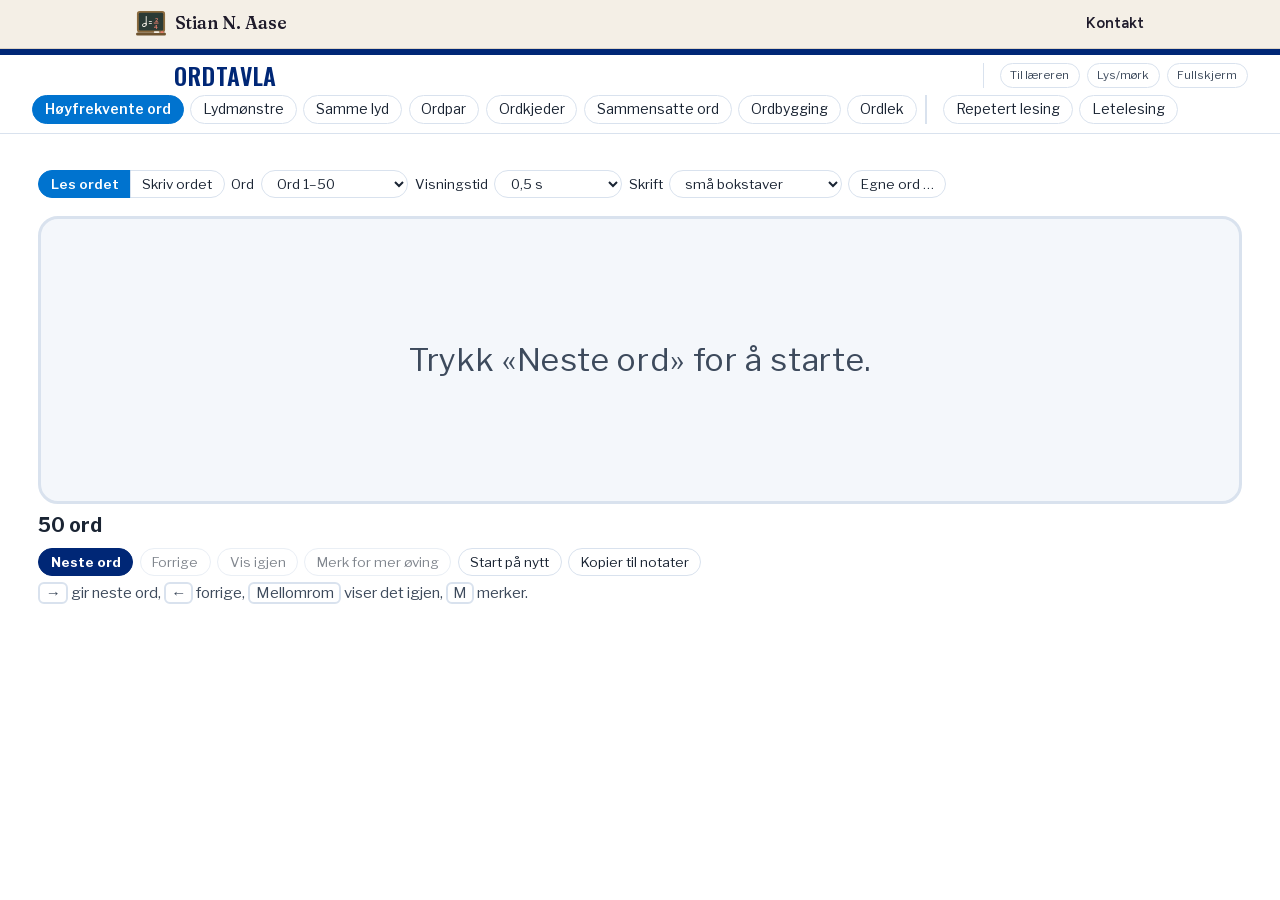
<file: laerer/ordtavla.html>
<!DOCTYPE html>
<!-- Ordtavla (17.09.26, skrivemodus, kopier til notater og vis regelen 19.09.26): tavleverktøy med åtte faner. Søster til talltavla.html (samme skall og profil).
     Lista i «Høyfrekvente ord» er bygd fra åpne frekvensdata 17.09.26 (kilder i «Til læreren»). -->
<html lang="nb">
<head>
<meta charset="utf-8">
<meta name="viewport" content="width=device-width, initial-scale=1">
<title>Ordtavla</title>
<style>
/* FONTER: Libre Franklin og Oswald, selvhostet som base64, hentet ordrett fra talltavla.html. Ingen eksterne kall. */
@font-face{font-family:'Libre Franklin';font-style:normal;font-weight:400 700;font-display:swap;src:url([data-uri]) format('woff2');unicode-range:U+0000-00FF,U+0131,U+0152-0153,U+02BB-02BC,U+02C6,U+02DA,U+02DC,U+0304,U+0308,U+0329,U+2000-206F,U+20AC,U+2122,U+2191,U+2193,U+2212,U+2215,U+FEFF,U+FFFD;}
@font-face{font-family:'Oswald';font-style:normal;font-weight:500 700;font-display:swap;src:url([data-uri]) format('woff2');unicode-range:U+0000-00FF,U+0131,U+0152-0153,U+02BB-02BC,U+02C6,U+02DA,U+02DC,U+0304,U+0308,U+0329,U+2000-206F,U+20AC,U+2122,U+2191,U+2193,U+2212,U+2215,U+FEFF,U+FFFD;}
</style>
<style>
/* Palett: SkoleBot/Lærerrommet-profilen, lik talltavla.html. --c er mørk oker for det som må skille seg fra blått. */
:root{
  --bg:#FFFFFF; --surface:#F4F7FB; --ink:#1A2433; --muted:#3D4A5C; --line:#D9E2EE;
  --a:#002776; --b:#0073CF; --c:#8A6508; --hl:#DCEBFB; --btn:#EEF4FB;
}
@media (prefers-color-scheme: dark){
  :root:not([data-theme="light"]){
    --bg:#0F1B33; --surface:#1B2A47; --ink:#F4F7FB; --muted:#B7C3D6; --line:#2E4266;
    --a:#9EC1F0; --b:#5EA8F2; --c:#E3B94D; --hl:#BFD8F5; --btn:#213556;
  }
}
:root[data-theme="dark"]{
  --bg:#0F1B33; --surface:#1B2A47; --ink:#F4F7FB; --muted:#B7C3D6; --line:#2E4266;
  --a:#9EC1F0; --b:#5EA8F2; --c:#E3B94D; --hl:#BFD8F5; --btn:#213556;
}
*{box-sizing:border-box}
html,body{margin:0}
body{
  background:var(--bg); color:var(--ink);
  font-family:"Libre Franklin", "Segoe UI", Arial, sans-serif;
  font-size:clamp(15px,min(1.15vw,2.2vh),20px); line-height:1.35;
  min-height:100vh;
}
header.ttu-topbanner{
  display:grid; grid-template-columns:1fr auto; grid-template-areas:"brand tools" "nav nav";
  align-items:center; column-gap:1.5rem; row-gap:.45rem;
  padding:.55rem clamp(1rem,3vw,2rem) .55rem; background:var(--bg);
  border-top:6px solid var(--a); border-bottom:1px solid var(--line);
  font-size:clamp(14px,.9vw,17px);
}
.brand{grid-area:brand; display:flex; align-items:center; gap:.9rem; line-height:1.15}
.tools{grid-area:tools; display:flex; gap:.4rem; justify-self:end; align-items:center; padding-left:1rem; border-left:1px solid var(--line)}
/* Verktøyknappene er sjeldne valg for læreren, ikke faner. De står lavere i støy (20.09.26). */
.tools button{font-size:.82em; padding:.25em .7em; color:var(--muted); background:transparent}
.tools button:hover{color:var(--ink); border-color:var(--b); background:var(--btn)}
header.ttu-topbanner nav{grid-area:nav}
.brand .logo{color:var(--a); width:clamp(120px,10vw,170px); flex:0 0 auto; line-height:0}
.brand .logo svg{width:100%; height:auto; display:block}
.brand .tittel{display:flex; flex-direction:column}
h1{margin:0; font-family:"Oswald", "Libre Franklin", sans-serif; font-weight:600; font-size:1.7em; text-transform:uppercase; letter-spacing:.03em; color:var(--a); line-height:1}
.about h2{font-family:"Oswald", "Libre Franklin", sans-serif; text-transform:uppercase; letter-spacing:.02em; color:var(--a); margin:0; font-size:1.7em}
.foot{max-width:1500px; margin:0 auto; padding:.4rem clamp(1rem,3vw,2.5rem) .9rem; color:var(--muted); font-size:.75em; border-top:1px solid var(--line)}
.about p,.about li{margin:.25em 0; max-width:70ch}
.about ul{margin:.2em 0 .4em; padding-left:1.2em}
.about h3{margin:.6em 0 0; font-size:1.05em}
.about a{color:var(--b)}
.about .ovbox,.ovbox.about{max-height:92vh; overflow:auto; gap:.4rem}
nav{display:flex; flex-wrap:wrap; gap:.35rem .5rem}
nav .grp{display:flex; flex-wrap:wrap; gap:.4rem}
nav .grp + .grp{padding-left:1rem; border-left:2px solid var(--line)}
header.ttu-topbanner button{padding:.3em .85em}
button,select,input{
  font:inherit; color:var(--ink); background:var(--bg);
  border:1.5px solid var(--line); border-radius:999px; padding:.3em .85em; cursor:pointer;
}
button:hover{border-color:var(--b); background:var(--btn)}
button:focus-visible,select:focus-visible,input:focus-visible,[role="button"]:focus-visible{outline:3px solid var(--a); outline-offset:2px}
button:disabled{cursor:default; opacity:.55}
nav button[aria-current="true"]{background:var(--b); border-color:var(--b); color:var(--bg); font-weight:600}
/* Les ordet / Skriv ordet: to knapper som henger sammen, den valgte er fylt (19.09.26) */
.valgpar{display:inline-flex}
.valgpar button{border-radius:0}
.valgpar button:first-child{border-radius:999px 0 0 999px}
.valgpar button:last-child{border-radius:0 999px 999px 0; margin-left:-1.5px}
.valgpar button[aria-pressed="true"]{background:var(--b); border-color:var(--b); color:var(--bg); font-weight:600}
button.main{background:var(--a); border-color:var(--a); color:var(--bg); font-weight:700}
main{max-width:1500px; margin:0 auto; padding:clamp(1.2rem,4vh,3rem) clamp(1rem,3vw,2.5rem) clamp(.6rem,2vh,1.5rem)}
.prompt{font-size:clamp(1.28rem,min(3.6vw,5.6vh),3.04rem); font-weight:700; line-height:1.15; min-height:1.2em; margin:0 0 .2rem}
.hint{color:var(--muted); margin:.2rem 0 1.1rem}
.regel{border-left:4px solid var(--b); background:var(--surface); color:var(--ink); padding:.55rem .9rem; margin:-.5rem 0 1.1rem; font-size:1.1em; border-radius:0 6px 6px 0}
.controls{display:flex; flex-wrap:wrap; gap:.4rem; align-items:center; margin-top:.6rem; font-size:.9em}
.controls.top{margin:0 0 1.1rem}
.controls label{display:flex; align-items:center; gap:.4rem}
.sep{width:2px; align-self:stretch; background:var(--line); margin:0 .3rem}
.drillcard{
  background:var(--surface); border:3px solid var(--line); border-radius:20px;
  padding:clamp(1rem,3vh,2.5rem) clamp(1rem,4vw,3rem); min-height:32vh;
  display:flex; flex-direction:column; justify-content:center; gap:1.2rem;
}
.drillcard.midt{align-items:center; text-align:center}
.dq{font-size:clamp(1.76rem,min(6.16vw,9.68vh),5.28rem); font-weight:700; line-height:1.1}
.dq.stor{font-size:clamp(2.2rem,min(9vw,14vh),7.5rem); letter-spacing:.02em}
.dq.skjult{visibility:hidden}
.dq.liten{font-size:clamp(1.1rem,min(2.6vw,4.4vh),2rem); font-weight:400; color:var(--muted)}
.keys{color:var(--muted); margin:.4rem 0 0}
kbd{font:inherit; border:2px solid var(--line); border-radius:6px; padding:0 .35em}
.status{font-size:1.3em; font-weight:700; min-height:1.35em; margin:.5rem 0 0}
.bigtext{font-size:clamp(1.12rem,min(3.2vw,5.2vh),2.56rem); font-weight:700; line-height:1.25; margin:0}
.luke{display:inline-block; min-width:2.2em; border-bottom:.12em solid var(--ink); margin:0 .1em}
/* Markering av mønster: farge og understrek, så det ikke hviler på farge alene */
.hl{color:var(--c); text-decoration:underline; text-decoration-thickness:.07em; text-underline-offset:.14em}

/* Brikker */
.tiles{display:grid; gap:.5rem; max-width:1100px}
.tile{
  font-size:clamp(1.32rem,min(3.17vw,5.72vh),2.64rem); font-weight:700; background:var(--surface);
  border:3px solid var(--line); border-radius:14px; padding:.3em .4em; line-height:1.15; color:var(--ink);
  text-align:center;
}
div.tile{cursor:default}
.tile:disabled{opacity:1; cursor:default; color:inherit}
.tile.found{background:var(--c); border-color:var(--c); color:var(--bg)}
.tile.nei,.tile.nei:disabled{border-style:dashed; color:var(--muted)}
/* Kolonnebredden måles i brikkenes egen skrift, så et ord aldri brytes midt i (ressurstester 17.09.26:
   på 1280 px var kolonnene 150 px og skriften 33 px, og «kjedelig» og «sjokolade» ble delt). */
.vegg{font-size:clamp(1.2rem,min(3vw,5.4vh),2.8rem); grid-template-columns:repeat(auto-fill,minmax(min(7.6em,100%),1fr))}
.vegg .tile{font-size:1em}
.valg{grid-template-columns:repeat(auto-fit,minmax(min(7em,100%),1fr)); max-width:900px; margin-top:1rem}

/* Ordlek: bokstavbrikker. Størrelsen følger antall bokstaver (--n), så et langt ord får plass på én linje også på 500 px. */
.bokstaver{--n:5; display:flex; flex-wrap:wrap; justify-content:center; gap:.3em; margin:1rem auto 0;
  font-size:clamp(1.1rem, min(4.2rem, calc((min(100vw, 1100px) - 3rem) / (var(--n) * 2)), 10vh), 4.2rem)}
.bokstaver .tile{font-size:1em; width:1.55em; padding:.15em 0; border-radius:.3em}
.bokstaver .tile.brukt{visibility:hidden}
.rad{min-height:1.6em}
.rad .tile.tom{border-style:dashed; color:transparent}
.rad .tile.found{background:var(--c); border-color:var(--c); color:var(--bg)}

/* Delebrett: bokstaver med trykkbare mellomrom (Ordkjeder og Sammensatte ord) */
.dele{display:flex; flex-wrap:nowrap; align-items:stretch; justify-content:flex-start;
  /* .74 = omtrent bredden av en bokstav pluss plass til satte skiller, målt mot de lengste ordene (17.09.26) */
  font-size:min(6rem,calc(min(86vw,1400px) / (var(--n,12) * .74))); font-weight:700; line-height:1.3; margin:.4rem 0 .2rem}
/* Kjeden skal se ut som ett sammenhengende ord: glipene er usynlige til de pekes på eller trykkes.
   Treffflaten (::after) går et stykke inn over nabobokstavene, så den er stor nok for finger på tavle. */
.dele .bk{flex:0 0 auto; text-align:center}
.dele .gap{flex:0 0 auto; width:.03em; min-width:0; padding:0; border:0; border-radius:4px; background:transparent; position:relative; z-index:1}
.dele .gap:hover{background:transparent}
.dele .gap::after{content:""; position:absolute; top:0; bottom:0; left:-.15em; right:-.15em}
.dele .gap::before{content:""; position:absolute; left:50%; top:8%; bottom:8%; width:3px; margin-left:-1.5px; background:transparent; border-radius:2px}
.dele .gap:hover::before,.dele .gap:focus-visible::before{background:var(--b)}
.dele .gap[aria-pressed="true"]{width:.5em}
.dele .gap[aria-pressed="true"]::before{background:var(--c); width:6px; margin-left:-3px; top:0; bottom:0}
.dele.ferdig .gap{pointer-events:none}
.dele .gap:disabled{opacity:1}
.dele.ferdig .gap[aria-pressed="false"]::before{background:transparent}

/* Lesetekst */
.lesetekst{font-size:calc(var(--lt,1.5) * 1em); line-height:1.75; max-width:36em; overflow-wrap:anywhere; margin:0 0 .6rem;
  background:var(--surface); border:3px solid var(--line); border-radius:20px; padding:clamp(.8rem,2.5vh,1.6rem) clamp(1rem,3vw,2.2rem)}
.lesetekst h2{margin:0 0 .3em; font-size:1.15em; color:var(--a)}
.lesetekst p{margin:0}
.lesetekst p + p{margin-top:.7em}
.setn{cursor:pointer; border-radius:6px; padding:.05em .1em; box-decoration-break:clone; -webkit-box-decoration-break:clone}
.setn:hover{background:var(--btn)}
.setn.valgt{background:var(--hl); color:#18262B}
.setn.riktig{background:var(--c); color:var(--bg)}
.setn.forslag{outline:3px solid var(--c); outline-offset:1px}
.lesrad{display:flex; flex-wrap:wrap; gap:1.2rem 2rem; align-items:flex-start}
.lesside{flex:1 1 16em; min-width:14em}
/* Klokke og knapper står ved siden av teksten også med stor skrift og på 1920 px (testelev og lærertester 17.09.26:
   teksten var 40em i sin egen skrift, og sidepanelet falt under kanten). */
@media (min-width:900px){ .lesrad{flex-wrap:nowrap} .lesrad .lesetekst{flex:1 1 0; min-width:0} .lesside{flex:0 0 19em; position:sticky; top:.5rem} }
.klokke{font-size:clamp(1.8rem,min(4.4vw,7vh),3.6rem); font-weight:700; font-variant-numeric:tabular-nums; margin:0}
.klokke.skjult{visibility:hidden}
textarea{font:inherit; color:var(--ink); background:var(--surface); border:1.5px solid var(--line); border-radius:12px; padding:.6em .8em; width:100%; min-height:9em; resize:vertical; line-height:1.5}
textarea:focus-visible{outline:3px solid var(--a); outline-offset:2px}
.egen h2{margin:0; font-size:1.4em; color:var(--a)}
.egen p{margin:0; max-width:70ch}
table.runder{border-collapse:collapse; margin-top:.8rem; font-size:1.05em}
table.runder th,table.runder td{border-bottom:2px solid var(--line); padding:.3em .8em .3em 0; text-align:left}
table.runder td.tall{font-variant-numeric:tabular-nums; font-weight:700}
.teller{display:inline-flex; align-items:center; gap:.4rem}
.teller output{min-width:1.6em; text-align:center; font-weight:700; font-size:1.2em}

/* Klippefortelling */
.klipp{list-style:none; padding:0; margin:0 0 .4rem; display:grid; gap:.4rem; max-width:48em}
.klipp button{width:100%; text-align:left; border-radius:12px; border:3px solid var(--line); background:var(--surface);
  font-size:clamp(1rem,min(2vw,3.2vh),1.7rem); font-weight:600; padding:.25em .7em; line-height:1.3}
.klipp button[aria-pressed="true"]{border-color:var(--a); background:var(--hl); color:#18262B}
.klipp button.plass{border-color:var(--c)}

.komigang{border-left:4px solid var(--b); background:var(--surface); padding:.55rem .9rem; border-radius:0 6px 6px 0}
.overlay{position:fixed; inset:0; background:rgba(0,0,0,.6); display:grid; place-items:center; padding:1rem; z-index:10}
.overlay[hidden]{display:none}
.ovbox{background:var(--bg); border:3px solid var(--line); border-radius:20px; padding:clamp(1.5rem,4vw,3rem); max-width:950px; width:100%; display:grid; gap:1.2rem}
[hidden]{display:none !important}
@media (max-width:700px){ header.ttu-topbanner{grid-template-columns:1fr; grid-template-areas:"brand" "tools" "nav"} .tools{justify-self:start} }

/* Til læreren i to lag (22.09.26): kortversjon øverst, resten under «Alt om tavla» */
#aboutOverlay details.altom{margin-top:.5rem}
#aboutOverlay details.altom>summary{cursor:pointer; font-weight:700; font-size:1.05em; padding:.35rem 0; list-style:none}
#aboutOverlay details.altom>summary::-webkit-details-marker{display:none}
#aboutOverlay details.altom>summary::before{content:'▸ '}
#aboutOverlay details.altom[open]>summary::before{content:'▾ '}

/* Storskjerm (22.09.26, Stian: tavla speiles fra Macen, bruk mer av flata, luftig). Gjelder bare fra 1600 px,
   så MacBook-visningen (1280 og 1440) er urørt. */
@media (min-width:1600px){
  body{font-size:clamp(20px,min(1.3vw,2.4vh),27px)}
  header.ttu-topbanner{font-size:clamp(16px,1.05vw,22px)}
  main{max-width:1800px; padding-top:clamp(1.6rem,4.5vh,3rem)}
  .prompt{font-size:clamp(2rem,min(3.4vw,5.6vh),3.9rem)}
  .regel{font-size:1.15em}
  .drillcard{min-height:42vh; gap:2rem}
  .dq{font-size:clamp(3rem,min(6vw,11vh),7rem)}
  .dq.stor{font-size:clamp(3.5rem,min(9vw,15vh),10rem)}
  .dq.liten{font-size:clamp(1.6rem,min(2.6vw,4.6vh),2.8rem)}
  .tiles{max-width:1500px; gap:.7rem}
  .tile{font-size:clamp(1.8rem,min(3vw,5.6vh),3.4rem)}
  .vegg{font-size:clamp(1.8rem,min(3vw,5.6vh),3.4rem)}
  .valg{max-width:1200px}
  .dele{font-size:min(8rem,calc(min(86vw,1700px) / (var(--n,12) * .74)))}
  .lesetekst{max-width:40em}
  .klipp{max-width:60em}
  .svarord{font-size:clamp(2rem,min(4vw,6.5vh),3.8rem)}
  .svarnb{font-size:clamp(1.4rem,min(2.2vw,3.6vh),1.9rem)}
  .merkelapp{font-size:clamp(1.3rem,min(1.9vw,3.2vh),1.6rem)}
  .bigtext{font-size:clamp(1.6rem,min(3.2vw,5.4vh),3.3rem)}
  .status{font-size:1.35em}
  .ovbox{max-width:1150px}
}
</style>
<style>.sa-lisens{font-size:.85em;color:var(--muted)}</style>
<link rel="stylesheet" href="../fonter/fonter.css">
<style id="sa-ramme">
/* Felles topplinje på stianaase.no (06.10.26), lik Piano. Lagt inn av verktoy-vask.py. */
.sa-topp{--sa-papir:#f4efe6;--sa-blekk:#1f1b2b;--sa-linje:#ddd3c4;--sa-rod:#b3322a;background:var(--sa-papir);
  border-bottom:1px solid var(--sa-linje);font:600 16px/1.4 "Figtree",system-ui,-apple-system,"Segoe UI",sans-serif;
  letter-spacing:normal;word-spacing:normal}
.sa-topp .sa-wrap{max-width:1040px;margin:0 auto;padding:.55rem 16px;display:flex;align-items:center;justify-content:space-between;gap:1rem}
.sa-topp a{color:var(--sa-blekk);text-decoration:none}
.sa-topp a:hover{color:var(--sa-rod)}
.sa-topp a:focus-visible{outline:3px solid var(--sa-rod);outline-offset:2px;border-radius:4px}
.sa-topp .sa-merke{display:inline-flex;align-items:center;gap:.55rem;font-family:"Fraunces",Georgia,serif;font-size:1.1rem}
.sa-topp .sa-merke svg{width:30px;height:30px;flex:none}
.sa-topp nav{display:flex;gap:1rem;font-size:.95rem}
@media (prefers-color-scheme: dark){:root:not([data-theme="light"]) .sa-topp{--sa-papir:#17141f;--sa-blekk:#f1ebe0;--sa-linje:#3a3446;--sa-rod:#e7705f}}
:root[data-theme="dark"] .sa-topp{--sa-papir:#17141f;--sa-blekk:#f1ebe0;--sa-linje:#3a3446;--sa-rod:#e7705f}
:root:fullscreen .sa-topp{display:none}
@media print{.sa-topp{display:none}}
</style>
</head>
<body>
<header class="sa-topp"><div class="sa-wrap"><a class="sa-merke" href="../"><svg viewBox="0 0 32 32" role="img" aria-label="Kritt-tavle: en halvnote er lik to fjerdedeler"><rect x="1" y="2" width="30" height="23" rx="3" fill="#8a6a3e"/><rect x="3" y="4" width="26" height="19" rx="1.5" fill="#2b3a35"/><rect x="0" y="25" width="32" height="3.2" rx="1.6" fill="#6f5430"/><rect x="19" y="23.6" width="6" height="2" rx="1" fill="#f4efe6"/><rect x="26" y="23.8" width="3.6" height="1.8" rx=".9" fill="#e8806f"/><ellipse cx="9" cy="17" rx="2.1" ry="1.55" transform="rotate(-20 9 17)" fill="none" stroke="#f4efe6" stroke-width="1"/><path d="M10.9 16.7 V8" stroke="#f4efe6" stroke-width="1" stroke-linecap="round"/><text x="15.6" y="17.2" text-anchor="middle" font-family="Figtree, sans-serif" font-weight="600" font-size="8" fill="#f4efe6">=</text><text x="21.5" y="13.4" text-anchor="middle" font-family="Figtree, sans-serif" font-weight="600" font-size="6" fill="#e8806f">2</text><path d="M19 15 H24" stroke="#e8806f" stroke-width="1"/><text x="21.5" y="20.8" text-anchor="middle" font-family="Figtree, sans-serif" font-weight="600" font-size="6" fill="#e8806f">4</text></svg>Stian N. Aase</a><nav aria-label="Hovedmeny"><a href="../#kontakt">Kontakt</a></nav></div></header>

<header class="ttu-topbanner">
  <div class="brand"><span class="logo"></span><div class="tittel"><h1>Ordtavla</h1></div></div>
  <nav aria-label="Aktiviteter">
    <div class="grp">
      <button data-tab="flash" aria-current="true">Høyfrekvente ord</button>
      <button data-tab="lyd" aria-current="false">Lydmønstre</button>
      <button data-tab="samme" aria-current="false">Samme lyd</button>
      <button data-tab="par" aria-current="false">Ordpar</button>
      <button data-tab="kjede" aria-current="false">Ordkjeder</button>
      <button data-tab="sms" aria-current="false">Sammensatte ord</button>
      <button data-tab="bygg" aria-current="false">Ordbygging</button>
      <button data-tab="lek" aria-current="false">Ordlek</button>
    </div>
    <div class="grp">
      <button data-tab="rep" aria-current="false">Repetert lesing</button>
      <button data-tab="lete" aria-current="false">Letelesing</button>
    </div>
  </nav>
  <div class="tools">
    <button id="aboutBtn">Til læreren</button>
    <button id="themeBtn">Lys/mørk</button>
    <button id="fsBtn">Fullskjerm</button>
  </div>
</header>

<main>
  <!-- FLASHORD -->
  <section class="panel" id="flash">
    <div class="controls top">
      <div class="valgpar" role="group" aria-label="Øving"><button id="flLes" aria-pressed="true">Les ordet</button><button id="flSkr" aria-pressed="false">Skriv ordet</button></div>
      <select id="flModus" hidden aria-hidden="true" tabindex="-1"><option value="les">Les ordet</option><option value="skriv">Skriv ordet</option></select>
      <label>Ord <select id="flSet"></select></label>
      <label>Visningstid
        <select id="flTid"><option value="100">0,1 s</option><option value="300">0,3 s</option><option value="500" selected>0,5 s</option><option value="1000">1 s</option><option value="2000">2 s</option><option value="0">Står til neste</option></select>
      </label>
      <label>Skrift
        <select id="flCase"><option value="sma">små bokstaver</option><option value="store">STORE BOKSTAVER</option></select>
      </label>
      <button id="flEgne">Egne ord …</button>
    </div>
    <div class="drillcard midt"><div class="dq stor" id="flWord"></div></div>
    <p class="status" id="flCount"></p>
    <div class="controls">
      <button id="flNext" class="main">Neste ord</button>
      <button id="flPrev">Forrige</button>
      <button id="flAgain">Vis igjen</button>
      <button id="flMark" aria-pressed="false">Merk for mer øving</button>
      <button id="flRestart">Start på nytt</button>
      <button id="flKopier">Kopier til notater</button>
    </div>
    <p class="keys" id="flKeys"><kbd>→</kbd> gir neste ord, <kbd>←</kbd> forrige, <kbd>Mellomrom</kbd> viser det igjen, <kbd>M</kbd> merker.</p>
  </section>

  <!-- LYDMØNSTRE -->
  <section class="panel" id="lyd" hidden>
    <div class="controls top">
      <label>Mønster <select id="lyPat"></select></label>
      <button id="lyView"></button>
      <button id="lyHl"></button>
      <button id="lyShuffle">Stokk ordene</button>
      <button id="lyRegelBtn" aria-pressed="false">Vis regelen</button>
    </div>
    <p class="hint" id="lyHint"></p>
    <p class="regel" id="lyRegel" hidden></p>
    <div class="tiles vegg" id="lyWall"></div>
    <div id="lyOne" hidden>
      <div class="drillcard midt"><div class="dq stor" id="lyWord"></div></div>
      <p class="status" id="lyCount"></p>
      <div class="controls"><button id="lyNext" class="main">Neste ord</button></div>
      <p class="keys"><kbd>→</kbd> eller presenterklikker gir neste ord.</p>
    </div>
  </section>

  <!-- SAMME LYD -->
  <section class="panel" id="samme" hidden>
    <div class="controls top">
      <label>Øvelse <select id="smSet"></select></label>
      <button id="smRegelBtn" aria-pressed="false">Vis regelen</button>
    </div>
    <p class="hint" id="smHint"></p>
    <p class="regel" id="smRegel" hidden></p>
    <div class="drillcard"><div id="smQ"></div></div>
    <div class="tiles valg" id="smOpts"></div>
    <p class="status" id="smMsg" aria-live="polite"></p>
    <div class="controls">
      <button id="smHoer" hidden>Hør ordet</button>
      <button id="smShow">Vis svar</button>
      <button id="smNext" class="main">Neste</button>
      <span class="hint" id="smCount"></span>
    </div>
    <p class="keys"><kbd>→</kbd> eller presenterklikker gir neste oppgave.</p>
  </section>

  <!-- ORDPAR -->
  <section class="panel" id="par" hidden>
    <div class="controls top">
      <label>Ord <select id="opSet"></select></label>
      <label>Øvelse
        <select id="opMode"><option value="blink">Blink: hvilket ord så du?</option><option value="les">Les ordene</option></select>
      </label>
      <label id="opTidLbl">Visningstid
        <select id="opTid"><option value="100">0,1 s</option><option value="300">0,3 s</option><option value="500">0,5 s</option><option value="1000" selected>1 s</option><option value="2000">2 s</option></select>
      </label>
      <button id="opRegelBtn" aria-pressed="false">Vis regelen</button>
    </div>
    <p class="hint" id="opHint"></p>
    <p class="regel" id="opRegel" hidden></p>
    <div class="drillcard midt" id="opCard"><div class="dq stor" id="opWord"></div></div>
    <div class="tiles valg" id="opOpts"></div>
    <p class="status" id="opMsg" aria-live="polite"></p>
    <div class="controls">
      <button id="opFlash" class="main">Vis ord</button>
      <button id="opNext">Neste ord</button>
      <span class="hint" id="opCount"></span>
    </div>
    <p class="keys" id="opKeys"><kbd>Mellomrom</kbd> viser ordet, <kbd>→</kbd> eller presenterklikker gir neste.</p>
  </section>

  <!-- ORDKJEDER -->
  <section class="panel" id="kjede" hidden>
    <div class="controls top">
      <label>Antall ord <select id="okN"><option>3</option><option>4</option></select></label>
      <label>Ord <select id="okLen"><option value="korte">korte</option><option value="blandet">korte og lengre</option></select></label>
      <button id="okClock" aria-pressed="false">Ta tiden: av</button>
    </div>
    <p class="hint" id="okHint">Trykk mellom bokstavene der ett ord slutter.</p>
    <div class="dele" id="okBoard"></div>
    <p class="status" id="okMsg" aria-live="polite"></p>
    <div class="controls">
      <button id="okCheck" class="main">Sjekk</button>
      <button id="okShow">Vis svar</button>
      <button id="okNew">Ny kjede</button>
    </div>
  </section>

  <!-- SAMMENSATTE ORD -->
  <section class="panel" id="sms" hidden>
    <div class="controls top">
      <label>Øvelse
        <select id="ssMode"><option value="del">Del ordet</option><option value="forskjell">Hva er forskjellen?</option><option value="lag">Lag nye ord</option></select>
      </label>
      <label id="ssLevelLbl">Ord
        <select id="ssLevel"><option value="to">to ledd</option><option value="tre">tre ledd</option><option value="lange">lange ord</option></select>
      </label>
    </div>
    <p class="hint" id="ssHint"></p>
    <div id="ssDel">
      <div class="dele" id="ssBoard"></div>
    </div>
    <div class="tiles valg" id="ssTiles" hidden></div>
    <p class="status" id="ssMsg" aria-live="polite"></p>
    <p class="bigtext" id="ssExplain"></p>
    <div class="controls">
      <button id="ssCheck" class="main">Sjekk</button>
      <button id="ssShow">Vis svar</button>
      <button id="ssNext">Neste ord</button>
    </div>
  </section>

  <!-- ORDBYGGING -->
  <section class="panel" id="bygg" hidden>
    <div class="controls top">
      <label>Øvelse
        <select id="byMode">
          <option value="del">Del ordet</option>
          <option value="betyr">Hva betyr delen?</option>
          <option value="lag">Lag nye ord</option>
          <option value="fagord">Lange fagord</option>
        </select>
      </label>
    </div>
    <p class="hint" id="byHint"></p>
    <div id="byDel">
      <div class="dele" id="byBoard"></div>
    </div>
    <div class="tiles valg" id="byTiles" hidden></div>
    <p class="status" id="byMsg" aria-live="polite"></p>
    <p class="bigtext" id="byExplain"></p>
    <div class="controls">
      <button id="byCheck" class="main">Sjekk</button>
      <button id="byShow">Vis svar</button>
      <button id="byNext">Neste ord</button>
    </div>
    <p class="keys"><kbd>→</kbd> eller presenterklikker gir neste, <kbd>Mellomrom</kbd> viser svaret.</p>
  </section>

  <!-- ORDLEK -->
  <section class="panel" id="lek" hidden>
    <div class="controls top">
      <label>Øvelse
        <select id="olMode">
          <option value="legg">Lydlek: legg til</option>
          <option value="ta">Lydlek: ta bort</option>
          <option value="bytt">Lydlek: bytt ut</option>
          <option value="blandet">Lydlek: blandet</option>
          <option value="anagram">Anagram</option>
        </select>
      </label>
      <label id="olNivaLbl">Ord
        <select id="olNiva"><option value="korte">korte</option><option value="mellom">mellomlange</option><option value="lange">lange</option></select>
      </label>
    </div>
    <p class="hint" id="olHint"></p>
    <p class="keys" id="olLaerer">Til læreren: Si gjerne ordet og endringen høyt før elevene ser tavla, så blir Lydlek en lytteøvelse. Oppgaveteksten viser etterpå hvilken bokstav som hører til lyden.</p>
    <div id="olLyd">
      <div class="drillcard midt"><div class="dq stor" id="olWord"></div><p class="bigtext" id="olOppg"></p></div>
    </div>
    <div id="olAna" hidden>
      <div class="bokstaver rad" id="olRad"></div>
      <div class="bokstaver" id="olBrikker"></div>
    </div>
    <p class="status" id="olMsg" aria-live="polite"></p>
    <p class="bigtext" id="olSvar"></p>
    <div class="controls">
      <button id="olShow" class="main">Vis svaret</button>
      <button id="olForste">Første bokstav</button>
      <button id="olStokk">Stokk på nytt</button>
      <button id="olNext">Neste ord</button>
      <span class="hint" id="olCount"></span>
    </div>
    <p class="keys"><kbd>→</kbd> eller presenterklikker gir neste, <kbd>Mellomrom</kbd> viser svaret.</p>
  </section>

  <!-- REPETERT LESING -->
  <section class="panel" id="rep" hidden>
    <div class="controls top">
      <label>Tekst <select id="rpText"></select></label>
      <button id="rpEgen" hidden>Endre teksten</button>
      <button id="rpHl" aria-pressed="false">Marker mønsteret: av</button>
      <label>Visning
        <select id="rpVis"><option value="alt">Klokke og stopp vises</option><option value="klokke" selected>Klokke skjult</option><option value="begge">Klokke og stopp skjult</option></select>
      </label>
      <button id="rpMinus" aria-label="Mindre skrift" title="Mindre skrift">A−</button>
      <button id="rpPlus" aria-label="Større skrift" title="Større skrift">A+</button>
    </div>
    <div class="lesrad">
      <article class="lesetekst" id="rpArticle"></article>
      <div class="lesside">
        <p class="klokke" id="rpClock">0:00</p>
        <p class="hint" id="rpInfo"></p>
        <div class="controls">
          <button id="rpStart" class="main">Start runde 1</button>
          <button id="rpStop" disabled>Ferdig</button>
        </div>
        <div class="controls">
          <span>Stopp</span>
          <span class="teller"><button id="rpErrMinus" aria-label="Ett stopp færre">−</button><output id="rpErr">0</output><button id="rpErrPlus" aria-label="Ett stopp mer">+</button></span>
          <span class="hint"><kbd>F</kbd> gir ett stopp mer</span>
        </div>
        <table class="runder" id="rpTable" hidden>
          <thead><tr><th>Runde</th><th>Tid</th><th>Stopp</th><th>Riktige ord per minutt</th></tr></thead>
          <tbody id="rpRows"></tbody>
        </table>
        <div class="controls"><button id="rpUndo" disabled>Slett siste runde</button><button id="rpReset">Nullstill rundene</button><button id="rpKopier" disabled>Kopier til notater</button></div>
      </div>
    </div>
  </section>

  <!-- LETELESING -->
  <section class="panel" id="lete" hidden>
    <div class="controls top">
      <label>Øvelse
        <select id="llMode"><option value="finn">Finn opplysningen</option><option value="tre">Tre viktige opplysninger</option><option value="klipp">Klippefortelling</option></select>
      </label>
      <label>Tekst <select id="llText"></select></label>
      <button id="llMinus" aria-label="Mindre skrift" title="Mindre skrift">A−</button>
      <button id="llPlus" aria-label="Større skrift" title="Større skrift">A+</button>
    </div>
    <p class="prompt" id="llPrompt"></p>
    <p class="hint" id="llHint"></p>
    <div class="controls top">
      <button id="llA" class="main"></button>
      <button id="llB"></button>
      <button id="llC"></button>
      <span class="status" id="llMsg" aria-live="polite"></span>
    </div>
    <article class="lesetekst" id="llArticle"></article>
    <ol class="klipp" id="llKlipp" hidden></ol>
  </section>
</main>

<div class="overlay" id="egenOverlay" hidden>
  <div class="ovbox egen" role="dialog" aria-modal="true" aria-labelledby="egenTitle">
    <h2 id="egenTitle">Egne ord</h2>
    <p id="egenHjelp"></p>
    <textarea id="egenFelt" data-ingen-lagring autocomplete="off" spellcheck="false" aria-labelledby="egenTitle" aria-describedby="egenHjelp egenVern"></textarea>
    <p class="hint" id="egenVern">Det du limer inn, brukes bare her og nå. Det lagres ikke, sendes ikke noe sted og forsvinner når siden lukkes. Teksten vises på tavla, så ikke lim inn tekst med navn eller andre opplysninger om elever.</p>
    <p class="status" id="egenMsg" aria-live="polite"></p>
    <div class="controls"><button id="egenBruk" class="main">Bruk</button><button id="egenAvbryt">Avbryt</button></div>
  </div>
</div>

<div class="overlay" id="aboutOverlay" hidden>
  <div class="ovbox about" role="dialog" aria-modal="true" aria-labelledby="aboutTitle">
    <h2 id="aboutTitle">Til læreren</h2>
    <p class="komigang"><strong>Kom i gang.</strong> Velg en fane øverst. I Høyfrekvente ord velger du «Les ordet» eller «Skriv ordet» og trykker «Neste ord». I «Skriv ordet» skriver eleven for hånd, på ark eller minitavle. Piltasten gir neste ord, og M merker et ord eleven stoppet ved.</p>
    <p>Ordtavla øver avkoding, ordbilder og lesestrategier på barnetrinnet og ungdomstrinnet, først og fremst med én elev eller en liten gruppe, men også med hele klassen. Den er beregnet på lærerens Mac eller på tavla, med læreren til stede. Elever strever med ulike ting, så fanene velges enkeltvis.</p>
    <h3>Hvilken fane passer?</h3>
    <p>Leser eleven sakte og lyderer seg gjennom ordene, passer Høyfrekvente ord, Lydmønstre, Ordkjeder og Repetert lesing. Leser eleven raskt og gjetter, passer Ordpar, Samme lyd og telling av stopp i Repetert lesing bedre enn tidtaking. Sammensatte ord, Ordbygging og Letelesing handler om ordforståelse og lesestrategi, og passer for begge. Ordbygging ligger nærmest fagtekstene i andre fag, og passer når eleven leser greit, men stopper på lange ord. Dette er tommelfingerregler, og du kjenner eleven best.</p>
    <h3>Klasse eller én elev</h3>
    <p>I hel klasse fungerer Lydmønstre, Samme lyd, Ordkjeder, Sammensatte ord og Letelesing godt, for eksempel fem minutter i starten av en norsktime. Elevene svarer i kor, på minitavle eller ved å komme fram til tavla. Høyfrekvente ord starter på de aller vanligste ordene og passer én elev eller en liten gruppe, sammen med Ordpar og Repetert lesing med tid og stopp.</p>
    <p class="sa-lisens">Ordtavla er laget av Stian Norgård Aase. Den er fri å bruke og dele med navngivelse (<a href="https://creativecommons.org/licenses/by-sa/4.0/deed.no">CC BY-SA 4.0</a>). Flere verktøy finner du på <a href="../">stianaase.no</a>.</p>
    <details class="altom"><summary>Alt om tavla</summary>
    <h3>Målene verktøyet støtter</h3>
    <ul>
      <li>Lese høyfrekvente ord korrekt og raskt, og skrive dem riktig</li>
      <li>Kjenne igjen sammensatte grafemer, diftonger og konsonantforbindelser som én enhet</li>
      <li>Vite at samme lyd kan skrives på ulike måter</li>
      <li>Lese nøyaktig når ord ligner hverandre, og få med endelsene</li>
      <li>Dele opp og forstå sammensatte ord</li>
      <li>Kjenne igjen forstavelser og endelser, og se hva de gjør med betydningen</li>
      <li>Lese lange fagord ved å ta dem bit for bit</li>
      <li>Lese tekst med flyt gjennom gjentatt lesing</li>
      <li>Finne sentrale opplysninger i en tekst ved letelesing</li>
    </ul>
    <h3>Slik kan en økt se ut</h3>
    <p>Ti minutter kan være to–tre minutter med Høyfrekvente ord, fem minutter med én av ordfanene og en runde eller to med Repetert lesing. Bruk gjerne samme bolk og samme tekst flere dager på rad, for gjentakelsen er en del av øvingen. Merkede ord og rundetider forsvinner når siden lukkes, så trykk «Kopier til notater» før du lukker.</p>
    <h3>Én-til-én og liten gruppe</h3>
    <p>Eleven kan gjerne styre tempoet selv med piltasten, presenterklikkeren eller «Vis fasit», mens du velger ord, tekst og visningstid. Når dere sitter ved samme skjerm, ser eleven alt som vises, også stopp-telleren. Klokka i Repetert lesing er skjult fra start. Vil eleven se tida underveis, velger du «Klokke og stopp vises» under Visning.</p>
    <p>«Vis regelen» i Lydmønstre, Samme lyd og Ordpar viser regelen bak oppgavene. Trykk på den etter at eleven har prøvd å forklare mønsteret selv. Regelen skjules når dere bytter sett.</p>
    <h3>Fra økt til økt</h3>
    <p>«Kopier til notater» legger merkede ord (Høyfrekvente ord) eller rundene (Repetert lesing) på utklippstavla som ren tekst med dato. Tavla legger ikke til navn. Lim teksten inn på elevens side i skolens OneNote. Neste gang limer du notatet inn i «Egne ord», så øver eleven videre på de merkede ordene, og på egne ord dere brukte. Står det andre notater på elevsida, brukes bare ordene fra tavla.</p>
    <h3>Ordene i fagtekstene</h3>
    <p>Fanen Ordbygging kom 19.09.26. Den tar for seg forstavelser, endelser og de lange ordene elevene møter i fagtekster, og er ment som en bro fra avkodingen til det klassen leser i naturfag, samfunnsfag og KRLE. Ingenting i fanen sier noe om nivå. Velg én øvelse om gangen. Eleven trenger ikke kunne ordet fra før for å finne delene, og det er ofte delene som gjør ordet forståelig.</p>
    <h3>Fanene i korte trekk</h3>
    <ul>
      <li>Høyfrekvente ord: Ordet blinker kort, så eleven kjenner igjen ordbildet uten å rekke å lydere. Bruk blinkvisningen i korte økter. 0,1 og 0,3 sekunder passer for ord eleven leser sikkert, og trener blikket på hele ordet. Leser eleven usikkert eller gjetter, er tiden for kort. Velg «Står til neste», og kort ned visningstiden når ordene sitter. I «Skriv ordet» står ordet i 2 sekunder før det dekkes, eleven skriver det på ark eller minitavle, og så kommer fasit. Med «Står til neste» står ordet til du trykker «Dekk ordet», og «Vis igjen» viser det én gang til før fasit. Eleven sjekker bokstav for bokstav, og du ser hvilke feil som går igjen. «Merk for mer øving» samler ord eleven stoppet ved, under «Merkede ord» i menyen Ord til siden lukkes. «Egne ord» ligger nederst i samme meny. «Forrige» eller pil til venstre går tilbake til ordet før, for eksempel etter et dobbeltklikk.</li>
      <li>Lydmønstre: Ett mønster om gangen, med alle ordene samlet eller ett ord av gangen. Markeringen kan slås av når mønsteret sitter, og «Vis regelen» sier hvordan mønsteret uttales.</li>
      <li>Samme lyd: Eleven velger skrivemåte for en lyd, eller ordet som passer i setningen. Begge ordene i setningsoppgavene er ekte ord, så eleven ser ikke feilstavinger. Noen par høres ikke likt ut i alle dialekter, som her og hær. «Hør ordet» og «Hør setningen» leser opp med maskinens egen stemme. Knappene vises bare når maskinen har en norsk stemme installert, og det brukes aldri en nettstemme. Uttalen kan være upresis, så si gjerne ordet selv.</li>
      <li>Ordpar: «Blink» viser ett av ordene kort, og eleven peker ut hvilket det var. «Les ordene» viser dem samlet til høytlesing og samtale. Settet «Dobbel konsonant i bøying» viser at dobbel konsonant som regel blir enkel foran en ny konsonant, som i sykkel og sykler. I sammensatte ord beholdes den, som i ryggsekk.</li>
      <li>Ordkjeder: Tavla lager kjeder av vanlige ord, og bruker bare kjeder som kan deles på én måte med ordene i sin egen ordliste. Finner eleven en annen gyldig deling, har eleven rett. Trykk mellom to bokstaver for å sette et skille, og en gang til for å ta det bort.</li>
      <li>Sammensatte ord: Siste ledd sier som regel hva noe er, og leddene foran hva slags. En binde-s eller binde-e, som i treningsdrakt og sengetøy, følger leddet foran. Er det én ting, skrives det i ett ord. En flaggstang er én ting, mens et flagg og en stang er to. Møtes tre like konsonanter, skrives bare to, eller ordet deles med bindestrek, som i bussjåfør eller buss-sjåfør. «Hva er forskjellen?» viser to ord med de samme leddene i ulik rekkefølge. «Lag nye ord» har ingen fasit. Ordet godkjennes når eleven kan forklare hva det ville betydd.</li>
      <li>Ordbygging: Fire øvelser. «Del ordet» deler ord som uvennlig og forberedelse på brettet fra Sammensatte ord, og svaret sier hva forstavelsen eller endelsen betyr. «Hva betyr delen?» tar én del om gangen, som eleven forklarer og finner et ord til. «Lag nye ord» gir en ordrot, og lista i svaret er noen av ordene, ikke alle. «Lange fagord» deler ordet i biter som fo-to-syn-te-se. Bitene følger uttalen, ikke ordbokas orddeling, og er ment som lesehjelp.</li>
      <li>Ordlek: «Lydlek» gir et ord og én endring: legg til, ta bort eller bytt ut én lyd, som is som blir ris. Bokstaven som endres, står for én lyd. Resten av ordet uttales likt, og vokalen er like lang i begge ordene. Derfor kan øvelsen også gjøres muntlig før eleven ser oppgaven. Noen ord har en stum bokstav et annet sted, som d-en i bord, og o kan stå for å-lyden, som i sokk. I noen dialekter er g-en i skog stum. I «Anagram» står bokstavene i et ord stokket. Eleven trykker dem inn i riktig rekkefølge og kan trykke på en bokstav i raden for å flytte den tilbake. Hvert ord har bare én løsning, og ingen av de stokkede rekkene er et norsk ord. «Første bokstav» setter riktig bokstav på første plass. De lange ordene passer også for eldre elever.</li>
      <li>Repetert lesing: Samme tekst leses tre ganger. For elever som strever med flyt, bør du lese teksten høyt først, følge med mens eleven leser, og gi hjelp og en kort tilbakemelding mellom rundene. I artikkelen «Vi må ikke se oss blinde på lesefart» (Nasjonalt lesesenter) skriver Edle Bentsen at gjentatt lesing uten slik støtte kan forsterke en lesemåte uten flyt hos elever som strever. Du teller stopp med pluss-knappen mens eleven leser: ord eleven stoppet på, leste feil eller fikk hjelp til. Ordet «feil» står ikke på tavla. Tavla regner riktige ord per minutt. Tallet kan justeres etter «Ferdig», og «Slett siste runde» fjerner en runde. Klokka er skjult fra start: tiden tas, men verken klokke eller rundetabell vises på tavla, og tallene kommer med i notatet. Under Visning kan du velge «Klokke og stopp vises», som også viser rundetabellen, eller «Klokke og stopp skjult», som i tillegg skjuler stopp-tallet til etter «Ferdig». Notatet tar med tid, stopp og riktige ord per minutt per runde. «Egen tekst» ligger nederst i menyen Tekst.</li>
      <li>Letelesing: Eleven trykker på setningen der svaret står. Forslaget i «Tre viktige opplysninger» er ett av flere mulige svar. I Klippefortelling flytter dere en linje ved å trykke på den, og så på plassen den skal stå.</li>
    </ul>
    <p>Tips: Trykk på Fullskjerm, så får ord og tekst mest plass på tavla. A− og A+ endrer skriftstørrelsen i lesetekstene. Piltast til høyre og presenterklikker gir neste ord eller oppgave i de fire første fanene, i Ordbygging og i Ordlek (i «Skriv ordet» ett steg fram), og F fører ett stopp i Repetert lesing.</p>
    <h3>Tekstene og ordene</h3>
    <p>Alle tekster er skrevet for verktøyet, og arrangementene i dem er oppdiktet. Ordparene i Samme lyd er funnet i de to frekvenslistene som er beskrevet nedenfor, og øvelsestypene bygger blant annet på Kristin Røeds hefte «Litt om lese- og skriveopplæring» (2020), brukt som metode. Ordene i Høyfrekvente ord er de 500 vanligste ordformene når to åpne frekvenslister veies mot hverandre. Den ene er «Frekvensordliste (bokmål) fra ord i norsk avisspråk» av CLARINO Bergen senter og Gunn Inger Lyse Samdal (Universitetet i Bergen, 2025, <a href="https://hdl.handle.net/11509/157" target="_blank" rel="noopener">hdl.handle.net/11509/157</a>, lisens <a href="https://creativecommons.org/licenses/by/3.0/deed.no" target="_blank" rel="noopener">CC BY 3.0</a>). Den andre er den norske lista i <a href="https://github.com/hermitdave/FrequencyWords" target="_blank" rel="noopener">FrequencyWords</a> av hermitdave (lisens <a href="https://creativecommons.org/licenses/by-sa/4.0/deed.no" target="_blank" rel="noopener">CC BY-SA 4.0</a>), som bygger på filmundertekster fra <a href="https://www.opensubtitles.org/" target="_blank" rel="noopener">opensubtitles.org</a>. Lista her er bearbeidet, og den kan brukes videre på vilkårene i CC BY-SA 4.0. Avisene trekker mot nyhetsspråk og undertekstene mot talespråk, så rangen er et snitt av de to. Navn, forkortelser og engelske ord er tatt ut. Det samme er noen få ord som var høyt oppe på grunn av nyheter og krim, som «politiet» og «fengsel». Lista er laget for dette verktøyet og er ikke den samme som i bestemte kartleggingsprøver eller læreverk.</p>
    <h3>Personvern</h3>
    <p>Verktøyet lagrer ingen svar, tider eller elevopplysninger, og det sender ingenting ut og henter ingenting fra nettet. Egne ord og egen tekst som du limer inn, brukes bare i økta. De lagres ikke og forsvinner når siden lukkes, sammen med tider, stopp og merkede ord. Teksten vises på tavla, så ikke lim inn tekst med navn eller andre opplysninger om elever. «Kopier til notater» legger teksten på utklippstavla på maskinen du bruker. Tavla sender den ikke videre. Det er du som bestemmer hvor den limes inn. Det eneste som huskes i nettleseren, er valget mellom lys og mørk visning.</p>
    <h3>Vurdering</h3>
    <p>Tidtaker og ord per minutt er laget for at eleven skal se sin egen framgang fra runde til runde, og egner seg dårlig til å sammenligne elever. Hastighet avhenger av teksten. For elever som leser raskt og unøyaktig, kan det være lurt å legge vekt på stopp-tallet og la klokka ligge. Tallene er ikke normerte og kan ikke sammenlignes med resultater fra kartleggingsprøver. Leseflyt handler også om betoning, rytme og pauser på riktig sted, og det vurderer du ved å lytte.</p>
    </details>
    <div class="controls"><button id="aboutClose" class="main">Lukk</button></div>
  </div>
</div>

<script>
/* =====================  DATA  ===================== */
const ord = s => s.trim().split(/\s+/);

/* Flashord: ti bolker à 50, ordnet etter frekvens. Bygd 17.09.26 av frekvens/skriv_liste.py fra to åpne kilder:
   Norsk aviskorpus (UiB/CLARINO, CC BY 3.0) og OpenSubtitles-lista til hermitdave/FrequencyWords (CC BY-SA 4.0).
   Rangen er geometrisk snitt av rangene i de to kildene, så verken avisspråk eller talespråk dominerer.
   Navn, forkortelser, engelsk, banning, 17 ord med sjangerpreg og to bokstavrester (a og s) er tatt ut (lista står i skriptet). */
const FLASH = [
  ord(`det i er og jeg en på til ikke å har som for du vi med at han av de den om var kan et men så vil skal fra dette hun nå ut da hva meg seg må ha noe her være ble bare sier etter deg blir også`),
  ord(`hadde noen opp alle få der eller oss to over går kom når mot bli mer år kommer inn hvor får vært se før dem denne ta ham gjør igjen ved andre sa ingen enn selv vet ville alt man tror fikk mye mange dag gjøre ja min hvis kunne`),
  ord(`litt mener ser siden hvordan gå skulle nei flere sin helt hele tilbake gang tre nok sammen si siste dere din bra første under hans ned god godt tar jo la slik aldri kanskje tid gi folk veldig gikk komme blitt uten nye fordi gjort hvorfor sett tok samme rundt`),
  ord(`henne hvem rett gjorde bedre står trenger fått disse store kveld annet mann vel ny tatt gir barn vår stor beste gjennom like mens mellom neste deres fortsatt sine bør måtte fire finne først sitt langt derfor lenge fem alltid ting hjem tidligere én grunn hatt vei morgen ute livet`),
  ord(`heller hos del mannen verden klar penger hver ønsker bak skjer eneste klart mitt tiden annen allerede akkurat våre feil gamle viktig minutter mest gode dager skjedde burde holde hennes ligger nesten ett ganger slutt sted hjelp bilen holder fant håper synes nytt ti videre stedet betyr begge blant liv`),
  ord(`funnet snakke menn ga viser ditt fram veien mine kjenner byen både egen sånn satt jobb gått dagen vanskelig mennesker senere mulig forteller lenger tro inne bort møte sagt landet jobber bruke gjerne liten svært mindre plass seks skriver natt virkelig laget venn spiller dårlig hjemme vårt ingenting greit utenfor`),
  ord(`liker vær måte likevel heter hjelpe vite kommet snakker stort finner snart føler trodde leder lite unna uke frem spørsmål kjent foran land gammel spille jobben navn hvert glad ennå borte takk familien faktisk lang ganske største enda kvinner full mål kampen klare par far hverandre større dra all snakket`),
  ord(`gjelder sist alene vant timer holdt finnes visste bruker venter sette best gitt mistet vise stå sikkert nettopp sitter klarer uansett følge unge legger prøver kamp egentlig mor lett kort side pengene hold barna kun kvinne fast problemer huset fort stille forhold dine måneder faren høre fint uker fall riktig`),
  ord(`legge tidlig bil handler ber forstår altså ferdig redd lag slå ofte spesielt slo setter sto kontakt virker hus tenke ellers bruk venner begynte skje klokken hodet åtte bor jobbet fortelle fredag fjor tenker verdens meter sikker imot begynner skjedd norske minst mat høyre forrige følger ord resten samtidig ventet`),
  ord(`skolen ei lille fortalte hit betale helst fleste egne personer deler årene særlig jobbe klarte hører fortsetter lagt tom slags svar alvorlig valg norsk prøve utrolig sendt endret lørdag eget hvilken elsker stemmer vente venstre nummer selvsagt reise drar løpet falt åpne husker fortsette små nær brukt vekk støtte gangen`),
];

/* Lydmønstre. hvor: 'start' = bare først i ordet, 'alle' = hvor som helst, 'slutt' = bare sist. */
const LYD = [
  {gruppe:'Sammensatte grafemer', tips:'Bokstavene i mønsteret leses som én lyd.', sett:[
    {navn:'kj', m:['kj'], hvor:'alle', ord:ord(`kjole kjøre kjøpe kjøtt kjeks kjede kjenne kjempe kjeller kjapp kjære kjøkken kjedelig kjekk`)},
    {navn:'skj', m:['skj'], hvor:'alle', ord:ord(`skjorte skjerf skje skjell skjære skjule skjegg skjerm skjønne skjev skjelve skjebne`)},
    {navn:'sj', m:['sj'], hvor:'alle', ord:ord(`sjø sjel sjelden sjekke sjanse sjokolade sjiraff sjef sjal sjakk dusj sjette`)},
    {navn:'ng', m:['ng'], hvor:'alle', ord:ord(`sang lang ring ting seng penger finger mange lenge ung tung konge slange synge henge trenger`)},
    {navn:'nk', tips:'n foran k uttales som ng.', m:['nk'], hvor:'alle', ord:ord(`bank tank benk tenke blank planke synke vinke blunke skinke lenke onkel anker flink`)},
    {navn:'gj', m:['gj'], hvor:'alle', ord:ord(`gjøre gjerne gjest gjemme gjennom gjeng gjette gjerde gjelde gjøk igjen gjespe`)},
    {navn:'hj', m:['hj'], hvor:'alle', ord:ord(`hjem hjelp hjul hjerte hjerne hjørne hjort hjelm hjemme hjelpe`)},
    {navn:'hv', m:['hv'], hvor:'alle', ord:ord(`hva hvem hvor hvis hvit hver hvordan hvorfor hval hvete hvile hviske`)},
  ]},
  {gruppe:'Diftonger', tips:'De to vokalene glir sammen til én lyd.', sett:[
    {navn:'ei', m:['ei'], hvor:'alle', ord:ord(`vei nei stein bein reise leie sein feil heis greie speil seile`)},
    {navn:'øy', m:['øy'], hvor:'alle', ord:ord(`øy høy gøy tøy støy løype røyk fløyte køye nøye bøye høyre`)},
    {navn:'au og ai', m:['au','ai'], hvor:'alle', ord:ord(`sau tau pause august haug saus gaupe maur aula mai kai hai`)},
  ]},
  {gruppe:'Konsonantforbindelser først i ordet', tips:'Si lydene i mønsteret tett sammen.', sett:[
    {navn:'bl og br', m:['bl','br'], hvor:'start', ord:ord(`blå blad blomst blod blyant blande blåse blikk bra brev bror brød bruke brun bratt brann`)},
    {navn:'dr og tr', m:['dr','tr'], hvor:'start', ord:ord(`dra drikke drøm drakt drible drive dråpe dronning tre trene trapp trekke tro trygg trøtt troll`)},
    {navn:'fl og fr', m:['fl','fr'], hvor:'start', ord:ord(`fly flink flagg flaske flere flytte flamme flott fra fri frukt frisk fryse frosk frokost fredag`)},
    {navn:'gl og gr', m:['gl','gr'], hvor:'start', ord:ord(`glad glass glemme glatt gli glede glimt glidelås gris grønn grå gress gråte grave gruppe grep`)},
    {navn:'kl og kr', m:['kl','kr'], hvor:'start', ord:ord(`klar klasse klokke klatre klubb klær klemme klippe kraft krig krone kropp krype kreve kråke krangle`)},
    {navn:'kn', m:['kn'], hvor:'start', ord:ord(`kne kniv knapp knute knekke knuse knær knott knipe knagg knust knoke`)},
    {navn:'pl og pr', m:['pl','pr'], hvor:'start', ord:ord(`plass plan plante plukke pluss plage plate plaster prøve pris prate prikk premie presse prins program`)},
    {navn:'sl, sm og sn', m:['sl','sm','sn'], hvor:'start', ord:ord(`slå slutt slange slippe slott små smal smile smør smake snø snakke snill snu snart snuble`)},
    {navn:'sp og st', m:['sp','st'], hvor:'start', ord:ord(`spille spise sport spark spørre spor spare spiss stå stor stein stol stemme start stille sterk`)},
    {navn:'sk (med k-lyd)', m:['sk'], hvor:'start', ord:ord(`skole skade skap skog sko skulder skum skatt skudd skål skall skaffe`)},
    {navn:'sv og tv', m:['sv','tv'], hvor:'start', ord:ord(`svar svart svømme svett sving svak svelge sverd svamp tvil tvinge tvilling tvers tvang`)},
    {navn:'skr, spr og str', m:['skr','spr','str'], hvor:'start', ord:ord(`skrive skrike skritt skru skrape skryte springe språk sprekk sprette sprute sprek strek strand strøm streng strikke strekke`)},
  ]},
  {gruppe:'Sist i ordet og inne i ordet', tips:'Si lydene i mønsteret tett sammen.', sett:[
    {navn:'stum d (nd, ld, rd)', tips:'d-en i mønsteret høres som regel ikke.', m:['nd','ld','rd'], hvor:'slutt', ord:ord(`land sand hånd vind rund kald kveld ild fjord bord ord jord nord gård hard`)},
    {navn:'rt', m:['rt'], hvor:'alle', ord:ord(`fort kort bort stort svart hjerte skjorte sport start kart fart borte`)},
    {navn:'kt og gt', m:['kt','gt'], hvor:'alle', ord:ord(`sagt makt lukt frukt vekt drakt jakt takt stygt trygt viktig riktig`)},
    {navn:'st', m:['st'], hvor:'slutt', ord:ord(`fest hest best vest rest gjest høst list rust kyst lyst post`)},
  ]},
];

/* Samme lyd. Lydsett: [før, grafem, etter]. Bare ord der én skrivemåte gir et ekte ord. */
const d = s => s.trim().split(/\s+/).map(w => w.split('|'));   // "|kj|ole" -> ['', 'kj', 'ole']
const LYDSETT = [
  {id:'sj', navn:'sj-lyden: sj, skj eller sk?', valg:['sj','skj','sk'], hint:'Foran «i», «y», «ei» og «øy» skrives sj-lyden ofte sk. Foran «a» er det nesten alltid sj.',
   ord:d(`|sj|ø |sj|okolade |sj|ekke |sj|ette baga|sj|e |sj|iraff |sj|elden |sj|ef |sj|arm |sj|ampo |skj|elve |skj|erf |skj|e |skj|ære |skj|ønne |skj|egg |skj|erm |sk|i |sk|ylle |sk|inne |sk|yte |sk|ygge |sk|ille |sk|ynde ma|sk|in |sk|yld |sk|øyter`)},
  {id:'kj', navn:'kj-lyden: kj, k eller tj?', valg:['kj','k','tj'], hint:'Foran «i» og «y» skrives kj-lyden ofte bare k.',
   ord:d(`|kj|økken |kj|øre |kj|øpe |kj|øtt |kj|eks |kj|enne |kj|empe |kj|eller |k|ino |k|irke |k|ilo |k|iste |k|yss |k|ylling |k|ikke |k|inn |tj|ene |tj|ener |tj|eneste`)},
  {id:'j', navn:'j-lyden: j, gj, hj eller g?', valg:['j','gj','hj','g'], hint:'Foran «i», «y», «ei» og «øy» skrives j-lyden nesten aldri med j. Der er det ofte g.',
   ord:d(`|j|anuar |j|ente |j|obb |j|uble |j|ukse |j|ern |gj|øre |gj|erde |gj|ennom |gj|espe |gj|eng |hj|elp |hj|erte |hj|ørne |hj|elm |g|i |g|ikk |g|ift |g|yldig |g|eit |g|øy be|g|ynne |g|idde |g|yse`)},
  {id:'aa', navn:'å-lyden: å eller o?', valg:['å','o'], hint:'Kort å-lyd skrives ofte med o. Lang å-lyd skrives ofte med å. Noen ord følger ikke regelen.',
   ord:d(`m|å|ne spr|å|k bl|å| l|å|ne v|å|t r|å|d p|å|ske m|å|tte g|å|rd h|å|nd g|å| t|å|ke s|å|r k|o|mme s|o|mmer kl|o|kke t|o|pp k|o|pp st|o|kk h|o|lde n|o|k t|o|lv j|o|bbe f|o|lk s|o|ve k|o|rt l|o|v`)},
  {id:'ae', navn:'æ-lyden: e eller æ?', valg:['e','æ'], hint:'Foran r uttales e ofte som æ. Da hjelper det å kjenne ordbildet.',
   ord:d(`d|e|r hj|e|rne gj|e|rne stj|e|rne v|e|rden f|e|rsk m|e|rke p|e|rle sv|e|rd h|e|rlig f|e|rdig v|e|rst v|æ|re l|æ|re b|æ|re v|æ|r l|æ|rer |æ|rlig f|æ|rre kn|æ|r n|æ|r s|æ|rlig p|æ|re n|æ|rme`)},
];

/* Setninger med to ekte ord som høres likt ut. ___ er luka. Første ord i paret er svaret.
   Ordbanken er bygd 04.10.26 fra frekvenslistene i frekvens/: ord med samme uttale og ulik skrivemåte
   (stum h, d og g, hj/gj/j, kj/tj, e foran r, å/o), valgt ut etter hvor vanlige ordene er og at vokallengden er lik.
   Testelev 04.10.26 tok ut sent/sendt og vær/hver (ulik vokallengde) og lyd/ly (d-en uttales ofte). Faktasjekk mot
   NAOB-uttalen samme dag tok ut tid/ti og råd/rå (d uttales), kjente/tjente (ulik vokallengde), jenta/gjenta (ulikt tonelag)
   og lei/leid, red/re og verdt/vært (formene står ikke med uttale i NAOB, og oppslagene som finnes, har uttalt d).
   Utvidet samme dag med par der NAOB gir identisk lydskrift for begge ordene (frekvens/naob_uttale.py): vær/hver,
   verdt/vert, gjerne/hjerne, råd/rå (bare «ha råd til», [rå:]), slått/slott, jul/hjul, gjorde/jorde. Bøyde former
   (har, går, hendt, vendt, bøyd, greid, hvert, vært, gått) har ikke egen uttale i NAOB og er vurdert ut fra grunnordet.
   Setningene er skrevet for tavla. ordlek_sjekk.py kontrollerer at ordene finnes, at parene går begge veier, og én luke. */
const HOMOFON = [
  ['hjemme','gjemme','Er du ___ i kveld?'], ['gjemme','hjemme','Hvor skal vi ___ påskeeggene?'],
  ['hent','hendt','Gå og ___ ballen, er du snill.'], ['hendt','hent','Hva har ___ med kneet ditt?'],
  ['her','hær','Kom ___ og se!'], ['hær','her','Kongen sendte en stor ___ mot fienden.'],
  ['har','hard','Jeg ___ trening i kveld.'], ['hard','har','Banen var ___ etter frosten.'],
  ['går','gård','Hun ___ til skolen hver dag.'], ['gård','går','Bestefar bor på en stor ___.'],
  ['bla','blad','Kan du ___ om til side ti?'], ['blad','bla','Et gult ___ falt fra treet.'],
  ['grei','greid','Oppgaven var ganske ___.'], ['greid','grei','Laget har ___ å vinne tre kamper på rad.'],
  ['bli','blid','Vil du ___ med på kino?'], ['blid','bli','Hun ble ___ da hun fikk gaven.'],
  ['vent','vendt','Stopp og ___ på meg!'], ['vendt','vent','Han har ___ ryggen til meg.'],
  ['bøy','bøyd','Stå med beina fra hverandre og ___ knærne.'], ['bøyd','bøy','Stanga var helt ___ etter stormen.'],
  ['vært','hvert','Har du ___ i Bergen?'], ['hvert','vært','Laget drar på treningsleir ___ år.'],
  ['vær','hver','Vi spiller kamp uansett ___.'], ['hver','vær','Treneren ga ___ spiller en ny drakt.'],
  ['verdt','vert','Billetten var ___ hver krone.'], ['vert','verdt','Hvem er ___ for festen i år?'],
  ['gjerne','hjerne','Jeg blir ___ med på trening.'], ['hjerne','gjerne','Du har bare én ___, så bruk hjelm.'],
  ['råd','rå','Vi har ikke ___ til ny sykkel.'], ['rå','råd','Gulrota var ___ og sprø.'],
  ['slått','slott','Gresset er nettopp ___.'], ['slott','slått','Vi så et gammelt ___ i ferien.'],
  ['jul','hjul','Vi feiret ___ hos besteforeldrene.'], ['hjul','jul','Bussen fikk punktering på et ___.'],
  ['gjorde','jorde','Vi ___ leksene sammen.'], ['jorde','gjorde','Kuene beitet på et ___.'],
  ['hund','hun','Naboen har en stor ___.'], ['hun','hund','Jeg spurte om ___ ville bli med.'],
  ['bor','bord','Jeg ___ i en liten by.'], ['bord','bor','Vi trenger et nytt ___ på kjøkkenet.'],
  ['godt','gått','Maten smakte ___.'], ['gått','godt','Vi har ___ hele veien hjem.'],
  ['å','og','Jeg liker ___ løpe.'], ['og','å','Vi tok med ball ___ vann.'],
  ['å','og','Det er gøy ___ spille kamp.'], ['og','å','Hun trener mandag ___ onsdag.'],
];

/* Ordpar */
const g = s => s.trim().split(/\s+/).map(x => x.split('/'));
const ORDPAR = [
  {navn:'Lang og kort vokal', hint:'Etter lang vokal kommer det som regel én konsonant. Etter kort vokal kommer det som regel to, men aldri to m til slutt i ordet (fem, rom).',
   grupper:g(`tak/takk bake/bakke hyle/hylle lege/legge hake/hakke spise/spisse mate/matte pen/penn fin/finn gul/gull hat/hatt vis/viss mase/masse leke/lekke reke/rekke mine/minne sine/sinne fine/finne vane/vanne hete/hette sete/sette tape/tappe stil/still kul/kull`)},
  {navn:'Dobbel konsonant i bøying', hint:'Foran en ny konsonant blir dobbel konsonant som regel enkel: sykkel – sykler, kjenne – kjente.',
   grupper:g(`sykkel/sykler gammel/gamle nøkkel/nøkler vakker/vakre sikker/sikre kjenne/kjente begynne/begynte glemme/glemte fylle/fylte grønn/grønt tynn/tynt sann/sant`)},
  {navn:'Små ord som ligner', hint:'Små ord er lette å bytte om når det går fort.',
   grupper:g(`far/fra for/før/får den/denne/dette han/ham/hun var/vår/vær men/man/min de/det/dem her/har/hver når/nær bli/blir/ble til/vil hva/ha hvor/for mye/nye mot/mor ned/med en/enn at/et da/de`)},
  {navn:'Endelser', hint:'Begynnelsen av ordet er lik. Se helt til slutten.',
   grupper:g(`gutten/gutter/guttene jenta/jenter/jentene spiller/spilte/spille trener/trente/trene sykler/syklet/sykle banen/baner/banene ballen/baller/ballene hopper/hoppet/hoppe kampen/kamper/kampene kaster/kastet/kaste bilen/biler/bilene leser/leste/lese`)},
  {navn:'Lange ord som ligner', hint:'Lange ord må leses helt ut.',
   grupper:g(`brannbil/bilbrann fotballsko/fotballsokk treningsdrakt/treningsdag sommerferie/sommerfugl skolegård/skolegang håndball/håndbak lagkaptein/lagkamerat målvakt/måltavle skiløype/skiløper fotballbane/fotballkamp sykkelhjelm/sykkelhjul treningstid/treningstur`)},
];

/* Ordkjeder */
const KJEDE_KORTE = ord(`sol bil hus bok mus katt hund tre stol bord ball sko båt fisk fugl hest gris melk brød ost egg saft kopp fat skje kniv dør vegg tak gulv seng ark sekk lue sokk ski mål lag løp hopp kast vann snø regn vind is fjell skog sti vei bro elv sjø øy by park buss tog fly hjul lås glass bær nøtt`);
const KJEDE_LENGRE = ord(`lampe klokke jakke bukse spark tavle sykkel nøkkel flaske eple pære banan kake suppe pizza hjelm lærer drakt genser pute trapp kjole blomst stein måne stjerne`);
/* Ekstra småord som bare brukes til å avsløre kjeder med flere mulige delinger */
const KJEDE_EKSTRA = ord(`bi legg le el ar ri te år øre ore or syl rot ro tå lo ål ås os ur ulv rev and gås ape mor far tau sau rør tøy øl ert art ord ost esel kul ull lus lys ski ku tak akt kar kor lo lår arm mat ete ess ass ved ide ise ase ene ane ile ale ur tur mur sur bur dur kur knøtt dis veg fis hop stim veit solt takst must tres nes stav aks nek pes rep sjøl snøt ærer
 dø bo lå ni kø sy ba lei rom vis dum syk gøy øye pen løy jul ren vin rød sen ler les ild uka rar lek lyd øst kos øve svi let rop tie gul mel eie lam lev ris lyn nød øde gni tøv ørn gli kua glo pek due klø elg eik app eng klo kok sel lem ror ros rap spa sta lar ære ake leve oppe lage bror time lære lyst lese døra husk lege klær lest skip løpe slag røde flyr reis lyve bære svin boka tolv låst nøye rose vist røyk dust spar elva rosa stil rødt velg sola stig steg post kopi oppi nesa boks lagd isen juli klok låse test dusj fatt rope støv lyse nese kose jern måle kula pest løpt aske broa stiv apen elsk rist treg jula solo støy kost takt musa ubåt tøys okse ekko snør tolk pisk lokk jeep veie visa list iste ugle skur lass skum neve slam målt peis tøye gisp sole køya rest tren flyt ukas negl enga ugla køye disk rapp visst stole slåss stolt skatt ordre kaste velge måned stakk legen leste senga hoppe visse reist månen gaten engel plage nesen regne indre selve koste klage teste lista ekkel fiske spenn sjakk stige kaker kaken lokke kiste asken rosen gater bokse epler strek oppga kista katta lagre eplet nisse rappe skuta oksen skeis gnist ulåst vanne kasta stive melke skive løpsk skjev plagg melka sveis løypa hundre skogen brødre kjolen sparke boksen jakken opptak bukser delvis øvelse opptre trappa lokket skoler lærere nissen lampen lokker stigen suppen kjoler oppsto ordtak jernet lystig lamper jakker sjøsyk skjeve skisse buksen stolpe ordbok sokkel flasken opplagt flasker opptrer klokker øvelsen balltre oppkast gensere isfjell skogens stolpen selvmål`);

/* Sammensatte ord. | = ledd som skal deles, + = deling som er lov, men ikke nødvendig,
   _ = bindebokstaven som følger (trening_s|drakt). En strek foran bindebokstaven gir et eget hint. */
const SMS = {
  to:   ord(`fot|ball ski|stav svømme|hall trening_s|drakt drikke|flaske sykkel|hjelm mål|vakt lag|kaptein start|strek gym|sal mat|pakke skole|sekk regn|jakke sol|briller tann|børste bok|hylle seng_e|tøy vinter|ferie`),
  tre:  ord(`fot+ball|sko hånd+ball|kamp fot+ball|trener fot+ball|bane lang+renn_s|løype sykkel+hjelm|spenne vinter+ferie|uke is+hockey|kølle bord+tennis|ball snø+brett|kjører svømme+hall|billett hånd+ball|mål`),
  lange:ord(`trening_s+leir|på+melding ungdom_s+skole|elev fot+ball|turnering verden_s+cup|renn idrett_s+lag_s|leder vinter+aktivitet_s|dag lang+distanse|løper motor+sykkel|hjelm fall+skjerm|hopper hånd+ball|dommer svømme+hall|åpning_s+tider ski+skytter|stafett`),
};
const SMS_FORSKJELL = [
  ['brannbil','bilbrann','En brannbil er en bil som slukker brann. En bilbrann er en brann i en bil.'],
  ['husbåt','båthus','En husbåt er en båt du kan bo i. Et båthus er et hus for båten.'],
  ['vannflaske','flaskevann','En vannflaske er en flaske til vann. Flaskevann er vann som selges på flaske.'],
  ['blomsterpotte','potteblomst','En blomsterpotte er en potte til blomster. En potteblomst er en blomst som står i potte.'],
  ['murstein','steinmur','En murstein er en stein til å mure med. En steinmur er en mur av stein.'],
  ['melkesjokolade','sjokolademelk','Melkesjokolade er sjokolade med melk i. Sjokolademelk er melk med sjokoladesmak.'],
  ['kortspill','spillkort','Et kortspill er et spill med kort. Et spillkort er et kort til å spille med.'],
  ['fuglebur','burfugl','Et fuglebur er et bur til fugler. En burfugl er en fugl som lever i bur.'],
];
const SMS_LAG = ord(`ball sko bil hus båt suppe flaske vann stein mur hage stol bord lampe bok hylle ski stav snø mann kake fat dør nøkkel ring finger hånd veske tur mat pakke sol`);

/* Ordlek (04.10.26). Øvelsestypene bygger på Kristin Røeds hefte (metode), ordene er valgt for tavla.
   Lydbytte: «fra>til». Bokstaven som endres, står for én lyd, resten uttales likt, og vokalen er like lang (sjekket mot
   NAOB-uttalen 04.10.26; sport>port, ape>tape og ost>kost tatt ut fordi vokalen skifter eller ordet kan leses som et annet).
   Anagram: [ordet, stokking, stokking]. Stokkingene er laget og kontrollert av ordlek_sjekk.py: ordet har bare
   én løsning i frekvenslistene, og ingen stokking er et ord eller har stygge bokstavrekker. Tavla stokker aldri selv. */
const LYDBYTTE = {
  legg: ['is>ris','and>land','ål>mål','arm>varm','øre>føre','rev>brev','ark>park','ord>bord','ri>fri','rå>grå','ull>full','pen>plen','fat>flat','sko>skog','ku>kul','le>les','sy>syk','sa>sal','bo>bok'],
  ta:   ['brød>rød','spark>park','flue>lue','frisk>fisk','tall>all','hår>år','smil>mil','tak>ta','skål>kål','blå>lå','grå>gå','stå>så'],
  bytt: ['sol>sal','bil>pil','katt>hatt','mus>hus','seng>sang','ball>hall','lys>lus','fisk>disk','vei>hei','hest>fest','penn>venn','hopp>kopp','sekk>sokk','lam>dam','løv>løk','tak>tok','dør>dyr','fot>fat'],
};
const ANAGRAM = {
  korte: [['fot','otf','tfo'], ['båt','åtb','tbå'], ['hår','årh','rhå'], ['bok','kbo','okb'], ['fly','yfl','lyf'], ['øye','eøy','yeø'], ['hund','dhun','nduh'], ['brød','døbr','ødbr'], ['kopp','ppko','ppok'], ['seng','ngse','nsge'], ['ball','llab','llba'], ['vind','dnvi','nvdi'], ['skog','gosk','kogs'], ['gris','isrg','sigr'], ['eple','peel','leep'], ['ulv','vul','lvu'], ['ørn','rnø','nør'], ['kake','akek','ekak'], ['kamp','akpm','pmak'], ['måne','ånem','neåm'], ['munn','nnmu','nnum'], ['tann','nnat','nnta'], ['hånd','dhån','dnhå'], ['hode','edho','deoh'], ['fjær','ræfj','ræjf'], ['pute','tepu','uept'], ['gutt','ttug','ttgu'], ['løve','evøl','øvel'], ['sekk','kkes','kkse']],
  mellom: [['jakke','kjaek','kkjea'], ['bukse','ksueb','kbseu'], ['klokke','lkkoek','lekkko'], ['sitron','isornt','intors'], ['suppe','ppseu','peusp'], ['pizza','zaipz','izpaz'], ['hjelm','jemhl','jlhme'], ['trapp','ptpra','paprt'], ['kjole','eljko','loekj'], ['blomst','tbmosl','motsbl'], ['sommer','roesmm','rmomse'], ['lærer','rreæl','rrlæe'], ['drakt','ratdk','rdkta'], ['gulrot','tgruol','tglruo'], ['agurk','graku','ruakg'], ['skjerf','efjrsk','fjekrs'], ['vaffel','aeflvf','fvflae'], ['blyant','yntlba','tabynl'], ['dommer','rmdmoe','rmodme'], ['middag','imddga','dadgim'], ['kanin','nikna','nkina']],
  lange: [['fotball','alftlob','bltfloa'], ['håndball','lbnlåhda','nlhblåad'], ['bursdag','asgrbdu','asrbdgu'], ['sjokolade','klojdeosa','oejdsaolk'], ['frokost','rooftsk','oftskor'], ['kjøleskap','pksealøjk','aklsekpøj'], ['bibliotek','ilbtokbei','obkitilbe'], ['svømming','øngmvism','mgnøsmiv'], ['friidrett','teditrrfi','tidefirtr'], ['ishockey','oeskycih','ykosehic'], ['bryting','intgbyr','ybgrtni'], ['telefon','etoenfl','ofnetle'], ['datamaskin','sditnmkaaa','sdaiaanmtk'], ['elefant','aetelfn','tneealf'], ['paraply','ayrlppa','lapyapr'], ['sommerferie','reeifmsorem','msmrioreeef'], ['papegøye','epgeyøpa','geepøapy'], ['skilpadde','edlkdsaip','epldasidk'], ['sjiraff','rjfifas','aifsfjr'], ['hansker','akrshen','seahrnk'], ['pannekake','naeapkenk','nnaeaepkk'], ['viskelær','eivræksl','kseærilv'], ['ryggsekk','erkggkys','kegsyrkg'], ['snømann','ønnnmsa','øsmnnna'], ['skøyter','rektøsy','ktrøeys'], ['tribune','enubrit','iutebnr']],
};

/* Ordbygging: forstavelser, endelser, ordfamilier og lange fagord (19.09.26).
   Ordene er håndplukket, og tavla setter aldri sammen deler selv. | og + og _ betyr det samme som i SMS. */
const BYGG_DEL = ord(`u|venn|lig u|sikker u|kjent u|mulig u|enig u|rett+ferdig mis|forstå|else mis|tanke
  over|drive over|flate under|etasje gjen|bruk gjen|vinning mot|stand mot|vind sam|arbeid sam|hold
  venn|skap medlem|skap fri|het sann|het trygg|het mulig|het ensom|het ung|dom rik|dom barn|dom
  håp|løs hjelpe|løs arbeid_s|løs verdi|full mening_s|full lær|er spill|er
  for|klar|ing under+vis|ning be|tal|ing opp|lev|else for|bered|else`);
/* «undervisning» har + foran vis, ikke |: eleven kan sette streken der, men forstavelsen forklares ikke.
   «undervise» er lånt i sin helhet fra lavtysk underwisen «vise til rette», og under- er ikke forstavelsen
   som betyr «for lite» eller «under noe» (naob.no/ordbok/undervise, faktasjekk 19.09.26). */
/* Hvert eksempelord må kunne deles i en levende rot pluss delen. Ord som er lånt i sin helhet holdes utenfor,
   selv om de ser ut som de hører hjemme: «kunnskap» (ingen rot «kunn»), «selskap» (lavtysk selschap, av selle
   «kamerat» — og «sel» finnes bare som dyret og seterhuset) og «mulig» (lavtysk mogelik, ingen rot «mu»).
   Faktasjekk 19.09.26 mot ordbokene.no og naob.no. Riggen vokter lista med BY_FALSKE i harness.js. */
const BYGG_BETYR = [
  ['u-', 'ikke', 'uvennlig, usikker, umulig'],
  ['mis-', 'feil eller galt', 'misforstå, mistanke, mislykkes'],
  ['over-', 'for mye, eller over noe', 'overdrive, overtid, overflate'],
  ['under-', 'for lite, eller under noe', 'undervurdere, underskudd, underetasje'],
  ['gjen-', 'om igjen', 'gjenbruk, gjenta, gjenvinning'],
  ['mot-', 'imot', 'motstand, motvind, motsetning'],
  ['sam-', 'sammen', 'samarbeid, samhold, samtale'],
  ['-het', 'en egenskap eller en tilstand', 'frihet, sannhet, mulighet'],
  ['-else', 'handlingen eller resultatet av den', 'opplevelse, forberedelse, bevegelse'],
  ['-ing', 'handlingen', 'forklaring, betaling, utdanning'],
  ['-ning', 'handlingen eller resultatet', 'undervisning, regning, løsning'],
  ['-lig', 'som ligner på, eller som kan', 'vennlig, synlig, spiselig'],
  ['-isk', 'som hører til', 'historisk, praktisk, elektrisk'],
  ['-bar', 'som kan', 'brukbar, holdbar, bærbar'],
  ['-skap', 'en tilstand eller en gruppe', 'vennskap, medlemskap, fellesskap'],
  ['-dom', 'en tilstand eller en tid', 'ungdom, rikdom, barndom'],
  ['-løs', 'uten', 'håpløs, hjelpeløs, arbeidsløs'],
  ['-full', 'full av', 'verdifull, meningsfull, taktfull'],
  ['-er', 'den som gjør det', 'lærer, spiller, løper'],
  ['-sjon', 'en handling eller en tilstand', 'informasjon, organisasjon, konsentrasjon']
];
const BYGG_LAG = [
  ['venn', 'vennlig, uvennlig, vennskap, venninne'],
  ['håp', 'håpløs, håpefull, forhåpning'],
  ['lykke', 'lykkelig, ulykke, ulykkelig'],
  ['mulig', 'mulighet, umulig, umulighet'],
  ['hjelp', 'hjelper, hjelpsom, hjelpeløs'],
  ['bruk', 'bruker, brukbar, misbruk, gjenbruk'],
  ['arbeid', 'arbeider, arbeidsom, arbeidsløs, samarbeid'],
  ['lese', 'leser, leselig, opplesning'],
  ['rett', 'rettferdig, urettferdig, rettighet'],
  ['sikker', 'usikker, sikkerhet, usikkerhet'],
  ['fri', 'frihet, frigjøre, ufri'],
  ['sann', 'sannhet, usann, sannsynlig'],
  ['trygg', 'trygghet, utrygg, utrygghet'],
  ['tenke', 'tenker, tanke, ettertanke'],
  ['kjenne', 'kjent, ukjent, kjennskap'],
  ['vite', 'viten, vitenskap, uvitende'],
  ['ærlig', 'uærlig, ærlighet'],
  ['klar', 'forklare, forklaring, uklar'],
  ['nytte', 'nyttig, unyttig, nytteløs'],
  ['ansvar', 'ansvarlig, uansvarlig, ansvarsområde']
];
/* Lange fagord fra skolehverdagen, delt i biter eleven kan lese én om gangen.
   Bitene følger uttalen, ikke ordbokas orddeling. */
const BYGG_FAGORD = [
  ['fotosyntese', 'fo-to-syn-te-se'], ['økosystem', 'ø-ko-sys-tem'], ['næringskjede', 'næ-rings-kje-de'],
  ['kretsløp', 'krets-løp'], ['fordampning', 'for-damp-ning'], ['demokrati', 'de-mo-kra-ti'],
  ['folkeavstemning', 'fol-ke-av-stem-ning'], ['industrialisering', 'in-dus-tri-a-li-se-ring'],
  ['urbanisering', 'ur-ba-ni-se-ring'], ['reformasjonen', 're-for-ma-sjo-nen'],
  ['religionsfrihet', 're-li-gions-fri-het'], ['menneskerettigheter', 'men-nes-ke-ret-tig-he-ter'],
  ['naturvitenskap', 'na-tur-vi-ten-skap'], ['gjennomsnitt', 'gjen-nom-snitt'],
  ['sannsynlighet', 'sann-syn-lig-het'], ['multiplikasjon', 'mul-ti-pli-ka-sjon'],
  ['prosentregning', 'pro-sent-reg-ning'], ['argumentasjon', 'ar-gu-men-ta-sjon'],
  ['kildekritikk', 'kil-de-kri-tikk'], ['kommunikasjon', 'kom-mu-ni-ka-sjon'],
  ['organisasjon', 'or-ga-ni-sa-sjon'], ['konsekvens', 'kon-se-kvens'],
  ['befolkningsvekst', 'be-folk-nings-vekst'], ['klimaendringer', 'kli-ma-end-rin-ger'],
  ['bærekraftig', 'bæ-re-kraf-tig'], ['globalisering', 'glo-ba-li-se-ring'],
  ['migrasjon', 'mi-gra-sjon'], ['diskriminering', 'dis-kri-mi-ne-ring'],
  ['perspektiv', 'per-spek-tiv'], ['konklusjon', 'kon-klu-sjon'],
  ['dokumentasjon', 'do-ku-men-ta-sjon'], ['sammenligning', 'sam-men-lig-ning'],
  ['utvikling', 'ut-vik-ling'], ['forurensning', 'for-u-rens-ning'], ['samfunnsfag', 'sam-funns-fag']
];

/* Repetert lesing. Egne tekster. m = mønster som kan markeres, hvor som i LYD. */
const REP = [
  {tittel:'Sprinten', fokus:'str, spr og skr', m:['str','spr','skr'], hvor:'start', tekst:
`Stine står klar ved den hvite streken. Hun strammer skoene og strekker ut beina. I dag skal hun springe seksti meter. Treneren skriver opp navnet hennes og skrur på klokka. Så smeller startskuddet. Stine spretter fram og springer alt hun kan. Armene går som stempler. Publikum skriker og roper. Hun kjenner at det strammer i lårene, men hun gir seg ikke. Hun kaster seg over streken. Treneren ser på klokka og smiler stort. – Ny rekord, sier han. Stine er sprengt, men strålende fornøyd. Nå vil hun bare ligge rett ut i gresset og strekke seg.`},
  {tittel:'Skitur i kulda', fokus:'kj, skj og sj', m:['skj','kj','sj'], hvor:'alle', tekst:
`Kjersti kjenner kulda i kinnene. Hun har tatt på seg skjerf og en tykk skjorte under jakka. I dag skal hun og Kjetil gå på ski over sjøen. Isen er tjukk, og sola skinner fra en skyfri himmel. De kjører på i sporet. Etter en stund stopper de for å sjekke kartet. Kjetil har med sjokolade og kjeks i sekken. – Det var kjempegodt, sier Kjersti. Så skjer det noe. En skygge glir over snøen. De kikker opp. Det er en stor ørn. Den skjærer gjennom lufta uten en lyd. Kjersti blir stående helt stille. Sjelden har hun sett noe så fint.`},
  {tittel:'I klatreveggen', fokus:'bl, br, gr, kl, tr, pr, fl og gl', m:['bl','br','gr','kl','tr','pr','fl','gl'], hvor:'start', tekst:
`Brage er ny i klatreklubben. Veggen er bratt og full av grep i blå, grønne og grå farger. Treneren fester tauet og sjekker knuten to ganger. – Bruk beina, sier hun. Brage griper et stort, blått grep og trekker seg opp. Det går greit i starten. Så blir grepene små og glatte. Armene blir trøtte, og fingrene klarer nesten ikke å klemme mer. Han prøver å puste rolig. Ett tråkk til. Ett grep til. Plutselig er han på toppen og kan slå på den lille bjella. Det klinger i hele hallen. Brage ser ned og flirer. Dette vil han prøve flere ganger.`},
  {tittel:'Langrenn', fokus:'ng', m:['ng'], hvor:'alle', tekst:
`Inga har gått langrenn i mange år. Hun trener lenge og ofte, både sommer og vinter. I dag er det renn, og hun er litt engstelig. Hun tenker på den lange bakken mot slutten. Den er tung. Starten går, og Inga finner en god rytme. Stavene svinger, og skiene synger mot snøen. I svingen ved den store steinen henger hun seg på en gjeng med raske løpere. Så kommer bakken. Inga blir sliten og tungpustet, men hun tvinger seg videre. Ingen går forbi. På toppen ringer noen med en stor bjelle. Inga synker sammen i mål. Hun fikk en fin plass, og hun angrer ikke på et eneste tak.`},
  {tittel:'Før kampen (lengre tekst)', fokus:'', m:[], hvor:'alle', tekst:
`Det er lørdag morgen, og laget skal spille den siste kampen før ferien. Alle møter opp en time før start. Noen er stille, andre snakker hele tiden. Treneren samler dem i garderoben. – I dag spiller vi for hverandre, sier hun. – Vi skal løpe mye, og vi skal hjelpe den som gjør en feil. Ingen blir god alene. Ute på banen er gresset vått etter regnet. Det andre laget ser store og sterke ut. De første minuttene går det fort, og ballen er mest på feil side. Så får Mina ballen ute på kanten. Hun ser opp, slår en lang pasning, og plutselig står det én–null. Resten av kampen handler om å holde ut. Da dommeren blåser, faller alle sammen i en stor haug. De er våte, slitne og veldig glade. På veien hjem er det nesten ingen som sier noe.`},
  {tittel:'Hjemmekamp', fokus:'hj, gj og hv', m:['hj','gj','hv'], hvor:'alle', tekst:
`Hver lørdag er det hjemmekamp. Hva som skjer før kampen, er nesten like viktig som selve kampen. Hjalmar kommer tidlig for å hjelpe til. Han henter hjørneflaggene og gjør klar garderoben. Så kommer gjestene fra nabobyen. De hilser på hverandre, selv om begge lag gjerne vil vinne. Hvem som er best i dag, vet ingen. Hjertet slår litt raskere når dommeren blåser. Hjalmar gjør en god jobb på midtbanen og gjenvinner ballen gang på gang. Laget vinner med ett mål. Etter kampen går han gjennom garderoben og rydder. Han er sliten når han kommer hjem, men han gleder seg til neste helg. Hvis de trener godt, kan de vinne igjen.`},
  {tittel:'På stupebrettet', fokus:'dobbel konsonant', m:['bb','dd','ff','gg','kk','ll','mm','nn','pp','rr','ss','tt'], hvor:'alle', tekst:
`Emma står øverst på stupebrettet. Under henne ligger bassenget, blått og stille. Hun kjenner at knærne skjelver litt. Treneren nikker opp til henne. – Bare slapp av i skuldrene, roper han. Emma trekker pusten, strekker armene opp og spenner kroppen. Så hopper hun. Et kort sekund er alt helt stille. Hun snurrer rundt og retter seg ut. Vannet treffer henne som en vegg, men det gjør ikke vondt. Hun glir ned mot bunnen og sparker seg opp igjen. Oppe ved kanten står hele gruppa og klapper. – Det var det beste hoppet ditt, sier treneren. Emma ler. Hun vil opp på brettet igjen med en gang.`},
  {tittel:'Seiltur', fokus:'ei, øy og au', m:['ei','øy','au'], hvor:'alle', tekst:
`Øystein og Aud skal seile ut til øya i dag. Det er grei vind, og bølgene er ikke for høye. Øystein heiser seilet mens Aud holder i tauet. Båten legger seg litt på skrå, og de må lene seg ut for å holde den rett. – Pass på steinene ved neset, sier Aud. Hun peker på en grå haug som stikker opp av vannet. De styrer utenom og tar en pause i le av øya. Der spiser de hver sin skive og ser på en sau som beiter helt nede ved sjøen. Veien hjem går fort. Seilet står fullt, og båten skyter fart. Øystein må nøye seg med å holde roret rett. Det er gøy å seile når alt går greit.`},
  {tittel:'Sykkelrittet', fokus:'sp, st, sk, sl, sm, sn og sv', m:['sp','st','sk','sl','sm','sn','sv'], hvor:'start', tekst:
`Snorre står klar på startstreken med sykkelen. Det er stille i feltet. Så smeller skuddet, og alle spurter av sted. De første svingene er smale, og det er lett å skli i den løse sanden. Snorre holder seg bak en sterk rytter og sparer krefter. Midt i løypa kommer en stor, steinete bakke. Der slipper flere seg bakover. Snorre står i pedalene og stirrer rett fram. Trøya er våt av svette, og det svir i lårene. På toppen smiler han litt. Nå er det bare slake bakker og en siste spurt igjen. Han bytter gir, snur seg raskt og ser at luka er stor nok.`},
  {tittel:'Ny på laget (lengre tekst)', fokus:'', m:[], hvor:'alle', tekst:
`Amir flyttet til byen i sommer. Den første uka kjente han ingen. Moren hans sa at han burde prøve håndball, for der får man venner raskt. Amir var ikke sikker. Han hadde aldri spilt håndball før, bare fotball. Likevel møtte han opp på den første treningen. Hallen var full av lyd. Baller smalt i veggen, og noen lo høyt borte ved målet. En gutt kom bort til ham. – Er du ny? Jeg heter Eskil. Du kan være på vårt lag i dag. Amir fikk en gul vest og stilte seg på kanten. Det meste gikk galt i starten. Han tok for mange skritt og mistet ballen to ganger. Ingen sa noe stygt. Eskil viste ham hvordan han skulle holde ballen, og treneren ropte at han var rask. Mot slutten sto Amir helt fri og fikk en pasning. Han hoppet inn og skjøt. Ballen gikk i mål. På veien hjem hadde han tre nye numre på mobilen.`},
];

/* Letelesing. Oppdiktede arrangementer. s = setninger, q = [spørsmål, indeks til setningen med svaret], sentrale = forslag. */
const LETE = [
  {tittel:'Skogsløpet', s:[
    'Skogsløpet arrangeres lørdag 13. juni.',
    'Starten går klokka 11.00 ved klubbhuset på Åsen.',
    'Løypa er 5 kilometer lang og går på sti og grusvei.',
    'De som vil, kan velge en kort løype på 2 kilometer.',
    'Det koster 50 kroner å delta, og alle under 16 år løper gratis.',
    'Påmelding skjer på nettsiden til klubben innen 10. juni.',
    'Du kan også melde deg på ved start, men da koster det 100 kroner.',
    'Alle som fullfører, får medalje og en bolle.',
    'De tre raskeste i hver klasse får premie.',
    'Husk gode sko og drikkeflaske.',
    'Det er en drikkestasjon halvveis i løypa.',
    'Foreldre og søsken kan heie ved mål, der klubben selger vafler og saft.'],
   q:[['Hvilket klokkeslett starter løpet?',1],['Hvor lang er den korte løypa?',3],['Hvem løper gratis?',4],['Hva koster det å melde seg på ved start?',6],['Hva får alle som fullfører?',7],['Hvor kan du få drikke underveis?',10]],
   sentrale:[0,1,5]},
  {tittel:'Ny treningstid', s:[
    'Hei alle sammen!',
    'Fra neste uke flytter vi treningen fra tirsdag til onsdag.',
    'Vi starter klokka 17.30 og holder på i halvannen time.',
    'Grunnen er at hallen skal brukes til turn på tirsdager.',
    'Treningen på torsdag går som før.',
    'Ta med innesko, for vi skal være i hallen hele oktober.',
    'Den første onsdagen skal vi teste hurtighet, så det er lurt å spise godt et par timer før.',
    'Si fra til meg på forhånd hvis du ikke kan komme.',
    'Til helgen er det ingen kamp, men vi møtes søndag klokka 12 for å se kampen til A-laget sammen.',
    'Hilsen treneren.'],
   q:[['Hvilken dag flyttes treningen til?',1],['Hvor lenge varer treningen?',2],['Hvorfor flyttes treningen?',3],['Hva må du ha med?',5],['Hva skjer den første onsdagen?',6],['Hva gjør du hvis du ikke kan komme?',7]],
   sentrale:[1,2,5]},
  {tittel:'Bussen til cupen', s:[
    'Bussen til cupen går fra skolen fredag klokka 15.15.',
    'Møt opp et kvarter før, så vi får pakket bagasjen.',
    'Turen tar omtrent tre timer, og vi stopper én gang for å spise.',
    'Ta med matpakke eller 150 kroner til middag.',
    'Vi skal sove på en skole, så du trenger sovepose, liggeunderlag og pute.',
    'Draktene deles ut på bussen.',
    'Første kamp er lørdag klokka 09.00, og da må alle være oppe til frokost klokka 07.00.',
    'Mobilen samles inn klokka 22.30 hver kveld.',
    'Vi reiser hjem søndag etter siste kamp og er tilbake ved skolen rundt klokka 19.',
    'Foreldre får melding når vi nærmer oss.'],
   q:[['Hvor lang tid tar bussturen?',2],['Hvor mye penger bør du ha med til middag?',3],['Hva trenger du for å sove?',4],['Når er første kamp?',6],['Når samles mobilene inn?',7],['Når er dere tilbake ved skolen?',8]],
   sentrale:[0,4,8]},
  {tittel:'Svømmehallen', s:[
    'Svømmehallen er åpen for alle fra mandag til lørdag.',
    'På hverdager åpner den klokka 15.00 og stenger klokka 20.30.',
    'På lørdager er den åpen fra klokka 10.00 til 16.00.',
    'Barn under ti år må ha med en voksen.',
    'En billett koster 40 kroner for barn og ungdom og 80 kroner for voksne.',
    'Med klippekort får du ti besøk for prisen av åtte.',
    'Alle må dusje uten badetøy før de går i bassenget.',
    'Det er ikke lov å løpe på kanten eller dytte andre uti.',
    'Stupetårnet er bare åpent når det er to badevakter på jobb.',
    'Skapene låses med en mynt på ti kroner, som du får tilbake.',
    'Hallen er stengt hele juli.'],
   q:[['Når stenger hallen på hverdager?',1],['Hvem må ha med en voksen?',3],['Hva koster en billett for ungdom?',4],['Hva må alle gjøre før de går i bassenget?',6],['Når er stupetårnet åpent?',8],['Hva trenger du for å låse skapet?',9]],
   sentrale:[1,4,6]},
  {tittel:'Treningsleir i høstferien', s:[
    'I høstferien arrangerer klubben treningsleir for alle mellom 13 og 16 år.',
    'Leiren varer fra mandag til onsdag i uke 41.',
    'Vi holder til på idrettsplassen og i klubbhuset ved siden av.',
    'Hver dag starter klokka 09.00 og slutter klokka 15.00.',
    'Det blir to økter om dagen, med lunsj imellom.',
    'Lunsjen er med i prisen, men du må ta med egen drikkeflaske.',
    'Leiren koster 600 kroner, og søsken får halv pris.',
    'Påmeldingen åpner 1. september, og det er plass til 40 deltakere.',
    'De som melder seg på først, får plass.',
    'Den siste dagen avslutter vi med turnering og pizza.',
    'Spørsmål kan sendes til lederen for ungdomsgruppa.'],
   q:[['Hvor gammel må du være for å bli med på leiren?',0],['Hvilke ukedager er leiren?',1],['Hvilket klokkeslett slutter hver dag?',3],['Hva må du ta med selv?',5],['Hva koster leiren?',6],['Hvor mange får plass?',7]],
   sentrale:[1,6,7]},
  {tittel:'Skidag', s:[
    'Torsdag i neste uke har hele trinnet skidag på Fjellstua.',
    'Bussen går fra skolen klokka 08.30, så møt opp senest klokka 08.15.',
    'Du kan velge mellom langrenn, slalåm og aking.',
    'De som skal stå slalåm, må ha hjelm.',
    'Heiskort koster 250 kroner og betales på forhånd.',
    'Skolen har noen langrennsski til utlån, men du må si fra til kontaktlæreren innen mandag.',
    'Ta med matpakke, varm drikke og ekstra votter.',
    'Det er lov å kjøpe kakao i kafeen.',
    'Vi er tilbake på skolen rundt klokka 15.00.',
    'Blir det kaldere enn femten minus, flytter vi skidagen til uka etter.'],
   q:[['Når må du senest møte opp?',1],['Hvem må ha hjelm?',3],['Hva koster heiskortet?',4],['Hva gjør du hvis du vil låne ski?',5],['Hva skal alle ta med?',6],['Hva skjer hvis det blir veldig kaldt?',9]],
   sentrale:[0,1,6]},
];
const KLIPP = [
  {tittel:'Straffesparket', linjer:[
    'Det var to minutter igjen av kampen da dommeren blåste.',
    'Han pekte på straffemerket, og hele banen ble stille.',
    'Sara la ballen rolig ned på merket.',
    'Hun tok fem skritt tilbake og trakk pusten dypt.',
    'Så løp hun fram og skjøt hardt mot venstre hjørne.',
    'Keeperen kastet seg, men rakk ikke bort til ballen.',
    'Laget løp jublende mot Sara, og kampen var vunnet.']},
  {tittel:'Forsovet', linjer:[
    'Jonas våknet av at sola skinte rett i ansiktet.',
    'Han så på klokka og skjønte at han hadde forsovet seg.',
    'På tre minutter fikk han på seg klærne og fant treningsbagen.',
    'Han syklet så fort han kunne ned til hallen.',
    'Da han kom fram, var døra låst og parkeringsplassen tom.',
    'Først da husket han at det var søndag.']},
  {tittel:'Slik lager du en smoothie', linjer:[
    'Først finner du fram en banan, en neve bær og et glass melk.',
    'Deretter skreller du bananen og deler den i biter.',
    'Så legger du banan og bær i blenderen.',
    'Etterpå heller du melken over.',
    'Sett på lokket, og kjør blenderen i ett minutt.',
    'Til slutt heller du smoothien i et glass og skyller blenderen.']},
  {tittel:'Punktering', linjer:[
    'Halvveis til trening merket Nora at bakhjulet var flatt.',
    'Hun gikk av sykkelen og trillet den inn på en bensinstasjon.',
    'Der fant hun pumpa, men lufta gikk rett ut igjen.',
    'Da skjønte hun at slangen måtte lappes.',
    'En mann i kassa lånte henne lappesaker og en bøtte vann.',
    'Etter ti minutter satt lappen, og hjulet holdt på lufta.',
    'Hun kom bare fem minutter for sent til treningen.']},
  {tittel:'Slik varmer du opp', linjer:[
    'Først jogger du rolig i fem minutter.',
    'Når de fem minuttene er gått, svinger du armer og bein til du kjenner deg myk.',
    'Når du er myk i kroppen, tar du tre korte løp der du øker farten litt for hvert løp.',
    'Etter det siste løpet går du rolig tilbake til start.',
    'Når du er tilbake ved start, er kroppen varm, og du er klar for den første øvelsen.',
    'Til slutt, når økta er over, jogger du rolig ned igjen.']},
  {tittel:'Finalen', linjer:[
    'Hele uka hadde laget gledet seg til finalen.',
    'Da de kom fram til hallen, var tribunen allerede full.',
    'De første ti minuttene gikk alt galt, og motstanderne ledet med fire mål.',
    'I pausen ba treneren dem om å spille enklere.',
    'Etter pausen begynte pasningene å sitte, og ledelsen krympet.',
    'Med ett minutt igjen sto det likt.',
    'Da stjal Ida ballen og scoret målet som avgjorde finalen.']},
];

/* =====================  FELLES  ===================== */
const $ = s => document.querySelector(s);
const R = (a,b) => a + Math.floor(Math.random()*(b-a+1));
const pick = arr => arr[R(0,arr.length-1)];
function shuffle(arr){
  for(let i = arr.length-1; i > 0; i--){ const j = R(0,i); [arr[i],arr[j]] = [arr[j],arr[i]]; }
  return arr;
}
const esc = s => String(s).replace(/&/g,'&amp;').replace(/</g,'&lt;').replace(/>/g,'&gt;');
const BOKSTAV = /[a-zæøåéA-ZÆØÅÉ]/;

/* Marker mønstre i ett ord. hvor: 'start', 'slutt' eller 'alle'. Lengste mønster vinner (skj før sj og kj). */
function markerOrd(w, m, hvor){
  if(!m || !m.length) return esc(w);
  const ms = [...m].sort((a,b) => b.length - a.length);
  const lav = w.toLowerCase();
  let i0 = 0; while(i0 < w.length && !BOKSTAV.test(w[i0])) i0++;
  let i1 = w.length; while(i1 > i0 && !BOKSTAV.test(w[i1-1])) i1--;
  if(hvor === 'start'){
    const p = ms.find(x => lav.startsWith(x, i0));
    return p ? esc(w.slice(0,i0)) + '<span class="hl">' + esc(w.slice(i0,i0+p.length)) + '</span>' + esc(w.slice(i0+p.length)) : esc(w);
  }
  if(hvor === 'slutt'){
    const p = ms.find(x => lav.slice(0,i1).endsWith(x));
    return p ? esc(w.slice(0,i1-p.length)) + '<span class="hl">' + esc(w.slice(i1-p.length,i1)) + '</span>' + esc(w.slice(i1)) : esc(w);
  }
  let ut = '', i = 0;
  while(i < w.length){
    const p = ms.find(x => lav.startsWith(x, i));
    if(p){ ut += '<span class="hl">' + esc(w.slice(i,i+p.length)) + '</span>'; i += p.length; }
    else { ut += esc(w[i]); i++; }
  }
  return ut;
}
const markerTekst = (t, m, hvor) => t.split(/(\s+)/).map(b => /\s/.test(b) ? b : markerOrd(b, m, hvor)).join('');

/* ---------- Faner, tema, fullskjerm ---------- */
let current = 'flash';
const vedForlat = {};                       // fane -> funksjon som rydder (stopper klokker og blink)
const vedAapne = {};                        // fane -> funksjon som kjøres når fanen åpnes igjen
function showTab(id){
  if(vedForlat[current]) vedForlat[current]();
  current = id;
  if(vedAapne[id]) vedAapne[id]();
  document.querySelectorAll('.panel').forEach(p => p.hidden = p.id !== id);
  document.querySelectorAll('nav button').forEach(b => b.setAttribute('aria-current', b.dataset.tab === id));
}
document.querySelectorAll('nav button').forEach(b => b.onclick = () => showTab(b.dataset.tab));
/* Etter museklikk på en knapp og etter valg i et nedtrekk slippes fokus, så tavletastene og klikkeren virker videre
   (testelev 17.09.26). Tastaturaktivering (detail 0) beholder fokus. Dialogen «Til læreren» styrer fokus selv. */
document.addEventListener('click', e => { const b = e.target.closest && e.target.closest('button'); if(b && e.detail > 0 && $('#aboutOverlay').hidden && $('#egenOverlay').hidden) b.blur(); });
document.querySelectorAll('select').forEach(s => s.addEventListener('change', () => s.blur()));

function applyTheme(t){ if(t) document.documentElement.setAttribute('data-theme', t); }
try{ applyTheme(localStorage.getItem('ttu-ordtavla-tema')); }catch(e){}
$('#themeBtn').onclick = () => {
  const root = document.documentElement;
  const isDark = root.dataset.theme ? root.dataset.theme === 'dark'
    : window.matchMedia('(prefers-color-scheme: dark)').matches;
  const next = isDark ? 'light' : 'dark';
  applyTheme(next);
  try{ localStorage.setItem('ttu-ordtavla-tema', next); }catch(e){}
};
document.addEventListener('fullscreenchange', () => { $('#fsBtn').textContent = document.fullscreenElement ? 'Avslutt fullskjerm' : 'Fullskjerm'; });
$('#fsBtn').onclick = () => {
  try{
    if(document.fullscreenElement) document.exitFullscreen();
    else document.documentElement.requestFullscreen().catch(()=>{});
  }catch(e){}
};

/* Skriftstørrelse i lesetekstene (felles for Repetert lesing og Letelesing) */
let LT = 1.5;
function settLT(d){ LT = Math.min(2.4, Math.max(1, +(LT + d).toFixed(2))); document.querySelector('main').style.setProperty('--lt', LT); }
['#rpMinus','#llMinus'].forEach(s => $(s).onclick = () => settLT(-.15));
['#rpPlus','#llPlus'].forEach(s => $(s).onclick = () => settLT(.15));

/* =====================  KOPIER TIL NOTATER  =====================
   Legger ren tekst med dato og uten navn på utklippstavla, til lærerens egne notater (for eksempel elevens side i OneNote).
   Ingenting lagres i nettleseren. Overskriftene hoppes over når notatet limes inn i «Egne ord» (se OVERSKRIFT og tolkLinjer). */
const datoNb = () => new Date().toLocaleDateString('nb-NO', {day:'2-digit', month:'2-digit', year:'2-digit'});   // 19.09.26, Stians datoform
async function kopier(tekst, knapp){
  let ok = false;
  try{ if(navigator.clipboard && window.isSecureContext){ await navigator.clipboard.writeText(tekst); ok = true; } }catch(e){}
  if(!ok){
    const t = document.createElement('textarea');
    t.value = tekst; t.setAttribute('readonly', ''); t.style.position = 'fixed'; t.style.top = '0'; t.style.opacity = '0';
    document.body.appendChild(t); t.select();
    try{ ok = document.execCommand('copy'); }catch(e){}
    t.remove();
  }
  if(!knapp.dataset.tekst) knapp.dataset.tekst = knapp.textContent;
  knapp.textContent = ok ? 'Kopiert' : 'Kopieringen virket ikke';
  clearTimeout(knapp._t); knapp._t = setTimeout(() => { knapp.textContent = knapp.dataset.tekst; }, 1800);
  knapp.blur();   // tavletastene skal virke igjen med en gang
}

/* =====================  VIS REGELEN  =====================
   Regelen bak oppgavene vises først når læreren trykker, etter at eleven har prøvd. Den skjules igjen når dere bytter sett. */
const REGEL = {ly:false, sm:false, op:false, tekst:{}};
function regelTegn(id, tekst = REGEL.tekst[id]){
  REGEL.tekst[id] = tekst;
  const p = $('#' + id + 'Regel'), b = $('#' + id + 'RegelBtn');
  b.hidden = !tekst; p.textContent = tekst || '';
  p.hidden = !tekst || !REGEL[id];
  b.setAttribute('aria-pressed', REGEL[id]); b.textContent = REGEL[id] ? 'Skjul regelen' : 'Vis regelen';
}
function regelVeksle(id){ REGEL[id] = !REGEL[id]; regelTegn(id); }
['ly','sm','op'].forEach(id => { $('#' + id + 'RegelBtn').onclick = () => regelVeksle(id); });

/* =====================  HØR ORDET  =====================
   Leser ett ord eller én setning med maskinens EGEN norske stemme. Rangeringen følger ttu-opplesing v1.2 (lokal stemme veier tyngst),
   men her er regelen strengere: finnes det ingen lokal norsk stemme, vises ikke knappen. En nettstemme brukes aldri,
   for da ville teksten gått til stemmeleverandøren. */
const HOER = (() => {
  const synth = window.speechSynthesis; let stemme = null;
  function velg(){
    if(!synth) return; let best = null, skaar = 0;
    for(const v of synth.getVoices() || []){
      if(v.localService !== true) continue;                        // bare stemmer nettleseren selv sier er lokale
      const l = String(v.lang || '').toLowerCase().replace('_','-');
      let s = l.startsWith('nb') ? 40 : l.startsWith('no') ? 30 : 0;
      if(!s) continue;
      if(/nora/i.test(v.name)) s += 8;
      if(/forbedret|enhanced|premium/i.test(v.name)) s += 6;
      if(s > skaar){ skaar = s; best = v; }
    }
    stemme = best;
    const kn = document.querySelector('#smHoer'); if(kn) kn.hidden = !stemme;                // SM er ikke deklarert ennå når dette kjører første gang
  }
  if(synth){ if(synth.addEventListener) synth.addEventListener('voiceschanged', velg); else synth.onvoiceschanged = velg; velg(); }
  return {
    klar: () => !!stemme,
    si: tekst => { if(!stemme) return; synth.cancel(); const u = new SpeechSynthesisUtterance(tekst); u.voice = stemme; u.lang = stemme.lang; u.rate = .85; setTimeout(() => synth.speak(u), 120); },
    stopp: () => { if(synth) synth.cancel(); },
  };
})();

/* =====================  FLASHORD  ===================== */
const FL = {liste:[], idx:-1, timer:null, merket:new Set(), egne:[], valgt:'b0', fase:'vis'};
/* Skriv ordet: se – dekk – skriv – sjekk. fase: 'vis' (ordet står), 'skriv' (ordet er dekket), 'fasit' (ordet vises til sjekk). */
const flSkriv = () => $('#flModus').value === 'skriv';
function flOptions(){
  const sel = $('#flSet'), valgt = sel.value;
  let h = '';
  FLASH.forEach((b,i) => { h += `<option value="b${i}">Ord ${i*50+1}–${i*50+b.length}</option>`; });
  h += `<option value="a100">Ord 1–100</option><option value="a250">Ord 1–250</option><option value="a500">Alle 500 ord</option>`;
  h += `<option value="m">Merkede ord (${FL.merket.size})</option>`;
  h += `<option value="e">${FL.egne.length ? 'Egne ord (' + FL.egne.length + ')' : 'Egne ord …'}</option>`;
  sel.innerHTML = h;
  if(valgt) sel.value = valgt;
}
function flBygg(){
  clearTimeout(FL.timer);
  const v = $('#flSet').value, alle = FLASH.flat();
  let l;
  FL.valgt = v; $('#flEgne').textContent = FL.egne.length ? 'Endre egne ord' : 'Egne ord …';   // står fremme hele tiden (lærertester 19.09.26)
  if(v === 'm') l = [...FL.merket];
  else if(v === 'e') l = FL.egne;
  else if(v[0] === 'a') l = alle.slice(0, +v.slice(1));
  else l = FLASH[+v.slice(1)];
  FL.liste = shuffle([...l]); FL.idx = -1; FL.fase = 'vis';
  flTegn();
}
function flTekst(w){ return $('#flCase').value === 'store' ? w.toUpperCase() : w; }
function flTegn(){
  const el = $('#flWord'), n = FL.liste.length;
  el.classList.remove('skjult','liten');
  if(!n){ el.classList.add('liten'); el.textContent = $('#flSet').value === 'e' ? 'Ingen egne ord er lagt inn.' : 'Ingen ord er merket. Velg andre ord i menyen Ord.'; $('#flCount').textContent = ''; }
  else if(FL.idx < 0){ el.classList.add('liten'); el.textContent = 'Trykk «Neste ord» for å starte.'; $('#flCount').textContent = n + ' ord'; }
  else if(FL.idx >= n){ el.classList.add('liten'); el.textContent = 'Ferdig med disse ordene.'; $('#flCount').textContent = FL.merket.size ? 'Merket for mer øving: ' + [...FL.merket].join(', ') + '. De ligger under «Merkede ord».' : ''; }
  else if(flSkriv() && FL.fase === 'skriv'){ el.classList.add('liten'); el.textContent = 'Skriv ordet for hånd.'; $('#flCount').textContent = (FL.idx+1) + ' av ' + n; }
  else { el.textContent = flTekst(FL.liste[FL.idx]); $('#flCount').textContent = (FL.idx+1) + ' av ' + n + (flSkriv() && FL.fase === 'fasit' ? '. Sjekk bokstav for bokstav.' : ''); }
  const aktivt = n && FL.idx >= 0 && FL.idx < n;
  const tid = +$('#flTid').value;
  $('#flAgain').disabled = !aktivt || (flSkriv() ? FL.fase !== 'skriv' : !tid); $('#flMark').disabled = !aktivt;
  $('#flNext').disabled = !n || FL.idx >= n;
  $('#flPrev').disabled = !n || FL.idx < 1;
  $('#flNext').textContent = !flSkriv() || !aktivt || FL.fase === 'fasit' ? 'Neste ord' : FL.fase === 'skriv' ? 'Vis fasit' : 'Dekk ordet';
  const m = aktivt && FL.merket.has(FL.liste[FL.idx]);
  $('#flMark').setAttribute('aria-pressed', m); $('#flMark').textContent = m ? 'Merket (trykk for å fjerne)' : 'Merk for mer øving';
  flTilpass();
}
/* Lange egne ord (fagbegreper) krymper til de får plass i kortet. Vanlige ord beholder full størrelse. */
function flTilpass(){
  const el = $('#flWord'), kort = el.parentElement; el.style.fontSize = '';
  const cs = getComputedStyle(kort), maks = kort.clientWidth - parseFloat(cs.paddingLeft) - parseFloat(cs.paddingRight);
  if(el.scrollWidth > maks) el.style.fontSize = (parseFloat(getComputedStyle(el).fontSize) * maks / el.scrollWidth * .98) + 'px';
}
window.addEventListener('resize', () => { if(current === 'flash') flTilpass(); });
/* Klokka startes først når ordet faktisk er tegnet på skjermen, så også 0,1 s blir riktig. */
function flBlink(etter){
  clearTimeout(FL.timer);
  const tid = +$('#flTid').value;
  if(!tid) return;
  const idx = FL.idx;
  requestAnimationFrame(() => requestAnimationFrame(() => {
    FL.timer = setTimeout(() => { if(FL.idx === idx) etter(); }, tid);
  }));
}
function flDekk(){ FL.fase = 'skriv'; flTegn(); }
function flNeste(){
  if(!FL.liste.length || FL.idx >= FL.liste.length) return;
  clearTimeout(FL.timer);
  const aktivt = FL.idx >= 0;
  if(flSkriv() && aktivt && FL.fase === 'vis'){ flDekk(); return; }
  if(flSkriv() && aktivt && FL.fase === 'skriv'){ FL.fase = 'fasit'; flTegn(); return; }
  FL.idx++; FL.fase = 'vis'; flTegn();
  if(FL.idx < FL.liste.length) flBlink(flSkriv() ? flDekk : () => $('#flWord').classList.add('skjult'));
}
/* Forrige (22.09.26, lærertester: to raske klikk hoppet fra «1 av 50» til «3 av 50», og ordet var borte for godt).
   Går ett ord tilbake og viser det som ved «Neste ord». Fra «Ferdig» går den til det siste ordet. */
function flForrige(){
  if(!FL.liste.length || FL.idx < 1) return;
  clearTimeout(FL.timer);
  FL.idx = Math.min(FL.idx, FL.liste.length) - 1; FL.fase = 'vis'; flTegn();
  flBlink(flSkriv() ? flDekk : () => $('#flWord').classList.add('skjult'));
}
function flIgjen(){
  if($('#flAgain').disabled) return;
  clearTimeout(FL.timer);
  if(flSkriv()){ FL.fase = 'vis'; flTegn(); flBlink(flDekk); return; }
  $('#flWord').classList.remove('skjult');
}
function flMerk(){
  if($('#flMark').disabled) return;
  const w = FL.liste[FL.idx];
  FL.merket.has(w) ? FL.merket.delete(w) : FL.merket.add(w);
  flOptions(); flTegn();
}
$('#flNext').onclick = e => { if(e.detail > 1) return; flNeste(); }; $('#flPrev').onclick = flForrige; $('#flAgain').onclick = flIgjen; $('#flMark').onclick = flMerk;
$('#flRestart').onclick = flBygg;
$('#flKopier').onclick = () => {
  const sett = $('#flSet').selectedOptions[0].textContent.replace(/\s*\(\d+\)$/, '').replace(' …', '');
  const tid = $('#flTid').selectedOptions[0].textContent.toLowerCase();
  const sett_ = FL.valgt === 'm' ? 'Merkede ord' : sett;
  const gjort = Math.min(Math.max(FL.idx + 1, 0), FL.liste.length);
  const linjer = ['Ordtavla: Høyfrekvente ord, ' + datoNb(),
    'Sist øvd: ' + sett_ + ', ' + (flSkriv() ? 'skriv ordet' : 'les ordet') + ', ' + tid + ', ' + gjort + ' av ' + FL.liste.length + ' ord'];
  if(FL.valgt === 'e' && FL.egne.length) linjer.push('Egne ord:', FL.egne.join(', '));   // så egne ord kommer tilbake neste økt (lærertester 19.09.26)
  if(FL.merket.size) linjer.push('Merket for mer øving:', [...FL.merket].join(', '));
  else linjer.push('Merket for mer øving: ingen');
  kopier(linjer.join('\n'), $('#flKopier'));
};
$('#flSet').onchange = () => { if($('#flSet').value === 'e' && !FL.egne.length) egenAapne('ord'); else flBygg(); };
$('#flEgne').onclick = () => egenAapne('ord');
$('#flTid').onchange = () => { clearTimeout(FL.timer); flTegn(); };
const flVelgModus = m => { if($('#flModus').value !== m){ $('#flModus').value = m; $('#flModus').dispatchEvent(new Event('change')); } };
$('#flLes').onclick = () => flVelgModus('les'); $('#flSkr').onclick = () => flVelgModus('skriv');
const FL_TID = {les:'500', skriv:'2000'};   // visningstid per øving: Skriv ordet starter på 2 s, så eleven rekker å se ordet (Stian 19.09.26)
$('#flModus').onchange = () => {
  FL_TID[flSkriv() ? 'les' : 'skriv'] = $('#flTid').value;   // husk tiden i øvingen dere forlater
  $('#flTid').value = FL_TID[$('#flModus').value];
  $('#flLes').setAttribute('aria-pressed', !flSkriv()); $('#flSkr').setAttribute('aria-pressed', flSkriv());
  $('#flKeys').innerHTML = flSkriv()
    ? '<kbd>→</kbd> dekker ordet, viser fasit og gir neste. <kbd>←</kbd> forrige ord, <kbd>Mellomrom</kbd> viser ordet igjen, <kbd>M</kbd> merker.'
    : '<kbd>→</kbd> gir neste ord, <kbd>←</kbd> forrige, <kbd>Mellomrom</kbd> viser det igjen, <kbd>M</kbd> merker.';
  flBygg();
};
$('#flCase').onchange = () => { if(flSkriv() && FL.fase === 'skriv') return;   // ordet er dekket (testelev 19.09.26)
  if(FL.idx >= 0 && FL.idx < FL.liste.length){ $('#flWord').textContent = flTekst(FL.liste[FL.idx]); flTilpass(); } };
vedForlat.flash = () => { clearTimeout(FL.timer); if(flSkriv() && FL.fase === 'vis' && FL.idx >= 0 && FL.idx < FL.liste.length) FL.fase = 'skriv'; flTegn();
  if(!flSkriv() && +$('#flTid').value && FL.idx >= 0 && FL.idx < FL.liste.length) $('#flWord').classList.add('skjult'); };

/* =====================  LYDMØNSTRE  ===================== */
const LY = {gruppe:null, sett:null, liste:[], idx:0, vegg:true, hl:true};
function lyOptions(){
  $('#lyPat').innerHTML = LYD.map((gr,gi) => `<optgroup label="${esc(gr.gruppe)}">` +
    gr.sett.map((s,si) => `<option value="${gi}.${si}">${esc(s.navn)}</option>`).join('') + '</optgroup>').join('');
}
function lyVelg(){
  const [gi,si] = $('#lyPat').value.split('.').map(Number);
  LY.gruppe = LYD[gi]; LY.sett = LYD[gi].sett[si]; LY.liste = shuffle([...LY.sett.ord]); LY.idx = 0; LY.runde = false; REGEL.ly = false; lyTegn();
}
function lyOrd(w){ return LY.hl ? markerOrd(w, LY.sett.m, LY.sett.hvor) : esc(w); }
function lyTegn(){
  $('#lyView').textContent = LY.vegg ? 'Viser: alle ordene' : 'Viser: ett ord om gangen';
  $('#lyHl').textContent = LY.hl ? 'Marker mønsteret: på' : 'Marker mønsteret: av';
  $('#lyHl').setAttribute('aria-pressed', LY.hl);
  $('#lyHint').textContent = LY.vegg ? 'Les ordene rad for rad.' : 'Les ordet høyt.';
  regelTegn('ly', LY.sett.tips || LY.gruppe.tips);
  $('#lyWall').hidden = !LY.vegg; $('#lyOne').hidden = LY.vegg;
  if(LY.vegg) $('#lyWall').innerHTML = LY.liste.map(w => `<div class="tile">${lyOrd(w)}</div>`).join('');
  else { $('#lyWord').innerHTML = lyOrd(LY.liste[LY.idx]); $('#lyCount').textContent = (LY.idx+1) + ' av ' + LY.liste.length + (LY.runde && LY.idx === 0 ? '. Det var alle ordene. Nå kommer de på nytt.' : ''); }
}
function lyNeste(){ const forrige = LY.liste[LY.idx]; LY.idx = (LY.idx + 1) % LY.liste.length; LY.runde = LY.idx === 0; if(LY.idx === 0){ shuffle(LY.liste); if(LY.liste[0] === forrige) LY.liste.push(LY.liste.shift()); } lyTegn(); }
$('#lyPat').onchange = lyVelg;
$('#lyView').onclick = () => { LY.vegg = !LY.vegg; LY.runde = false; lyTegn(); };
$('#lyHl').onclick = () => { LY.hl = !LY.hl; lyTegn(); };
$('#lyShuffle').onclick = () => { shuffle(LY.liste); LY.idx = 0; LY.runde = false; lyTegn(); };
$('#lyNext').onclick = lyNeste;

/* =====================  SAMME LYD  ===================== */
const SM = {sett:'homofon', liste:[], idx:0, ferdig:false};
function smOptions(){
  $('#smSet').innerHTML = `<option value="homofon">Velg ordet som passer i setningen</option>` +
    LYDSETT.map(s => `<option value="${s.id}">${esc(s.navn)}</option>`).join('');
}
function smBygg(){
  SM.sett = $('#smSet').value;
  SM.liste = shuffle(SM.sett === 'homofon' ? HOMOFON.map(x => x) : LYDSETT.find(s => s.id === SM.sett).ord.map(x => x));
  SM.idx = 0; REGEL.sm = false; smTegn();
}
function smTegn(){
  SM.ferdig = false;
  const it = SM.liste[SM.idx], q = $('#smQ');
  let valg, riktig;
  if(SM.sett === 'homofon'){
    $('#smHint').textContent = 'Begge ordene finnes. Hvilket passer i setningen?';
    regelTegn('sm', '');
    q.className = 'bigtext';
    q.innerHTML = esc(it[2]).replace('___', '<span class="luke"></span>');
    valg = [it[0], it[1]].sort((a,b) => a.localeCompare(b,'nb')); riktig = it[0];
  } else {
    const s = LYDSETT.find(x => x.id === SM.sett);
    $('#smHint').textContent = 'Velg skrivemåten som gir et ekte ord.';
    regelTegn('sm', s.hint);
    q.className = 'dq stor';
    q.innerHTML = esc(it[0]) + '<span class="luke"></span>' + esc(it[2]);
    valg = s.valg; riktig = it[1];
    smLukeBredde(q, valg);
  }
  $('#smOpts').innerHTML = valg.map(v => `<button class="tile" data-v="${esc(v)}">${esc(v)}</button>`).join('');
  $('#smOpts').querySelectorAll('button').forEach(b => b.onclick = () => smSvar(b, riktig));
  $('#smMsg').textContent = ''; $('#smShow').disabled = false;
  $('#smHoer').hidden = !HOER.klar(); $('#smHoer').textContent = SM.sett === 'homofon' ? 'Hør setningen' : 'Hør ordet';
  $('#smCount').textContent = (SM.idx+1) + ' av ' + SM.liste.length;
}
/* Streken for det som mangler er like lang for alle oppgavene i settet (så den ikke røper hvor mange bokstaver som
   mangler) og følger det bredeste valget i settet, målt i tavlas egen skrift. Før var den 2,2 em uansett, som ble
   «for lang strek» for k og å (Stian 22.09.26). */
function smLukeBredde(q, valg){
  const luke = q.querySelector('.luke'); if(!luke) return;
  const m = document.createElement('span');
  m.style.cssText = 'visibility:hidden; position:absolute; white-space:pre; font:inherit';
  q.appendChild(m);
  const px = parseFloat(getComputedStyle(q).fontSize) || 16;
  const bredest = Math.max(...valg.map(v => { m.textContent = v; return m.offsetWidth; })) / px;
  m.remove();
  luke.style.width = Math.max(.8, bredest + .25).toFixed(2) + 'em';
  luke.style.minWidth = '0';
}
function smLos(riktig){
  SM.ferdig = true;
  const it = SM.liste[SM.idx], q = $('#smQ');
  if(SM.sett === 'homofon') q.innerHTML = esc(it[2]).replace('___', '<span class="hl">' + esc(riktig) + '</span>');
  else q.innerHTML = esc(it[0]) + '<span class="hl">' + esc(it[1]) + '</span>' + esc(it[2]);
  $('#smOpts').querySelectorAll('button').forEach(b => { b.disabled = true; if(b.dataset.v === riktig) b.classList.add('found'); });
  $('#smShow').disabled = true;
}
function smSvar(b, riktig){
  if(SM.ferdig) return;
  if(b.dataset.v === riktig){ const utelukket = $('#smOpts').querySelectorAll('.nei').length === $('#smOpts').children.length - 1; smLos(riktig); $('#smMsg').textContent = !utelukket ? 'Riktig.' : SM.sett === 'homofon' ? 'Det var dette ordet.' : 'Det var denne.'; }
  else { b.disabled = true; b.classList.add('nei'); $('#smMsg').textContent = 'Ikke den. Se en gang til.'; }
}
$('#smShow').onclick = () => {
  const it = SM.liste[SM.idx];
  smLos(SM.sett === 'homofon' ? it[0] : it[1]); $('#smMsg').textContent = '';
};
function smNeste(){
  const forrige = SM.liste[SM.idx]; SM.idx++;
  const runde = SM.idx >= SM.liste.length;
  if(runde){ shuffle(SM.liste); if(SM.liste[0] === forrige) SM.liste.push(SM.liste.shift()); SM.idx = 0; }
  smTegn(); if(runde) $('#smMsg').textContent = 'Det var alle oppgavene. Nå kommer de på nytt i ny rekkefølge.';
}
$('#smNext').onclick = smNeste;
$('#smHoer').onclick = () => { const it = SM.liste[SM.idx]; HOER.si(SM.sett === 'homofon' ? it[2].replace('___', it[0]) : it[0] + it[1] + it[2]); };
$('#smSet').onchange = smBygg;

/* =====================  ORDPAR  ===================== */
const OP = {sett:null, liste:[], idx:0, mal:null, timer:null, fase:'klar'};   // fase: klar | blink | velg | ferdig
function opOptions(){ $('#opSet').innerHTML = ORDPAR.map((s,i) => `<option value="${i}">${esc(s.navn)}</option>`).join(''); }
function opBygg(){
  clearTimeout(OP.timer);
  OP.sett = ORDPAR[+$('#opSet').value]; OP.liste = shuffle(OP.sett.grupper.map(x => x)); OP.idx = 0; REGEL.op = false; opTegn();
}
function opTegn(){
  clearTimeout(OP.timer);
  const blink = $('#opMode').value === 'blink', gr = OP.liste[OP.idx];
  OP.fase = 'klar'; OP.mal = pick(gr);
  $('#opTidLbl').hidden = !blink; $('#opFlash').hidden = !blink; $('#opCard').hidden = !blink;
  $('#opHint').textContent = blink ? 'Trykk «Vis ord», og pek ut ordet du så.' : 'Les ordene høyt, og snakk om hva som skiller dem.';
  regelTegn('op', OP.sett.hint);
  $('#opMsg').textContent = '';
  const w = $('#opWord'); w.classList.remove('skjult'); w.classList.add('liten'); w.textContent = blink ? 'Klar?' : '';
  $('#opFlash').disabled = false; $('#opFlash').textContent = 'Vis ord';
  if(blink) $('#opOpts').innerHTML = '';
  else $('#opOpts').innerHTML = gr.map(x => `<div class="tile">${esc(x)}</div>`).join('');
  $('#opNext').textContent = blink ? 'Neste ord' : 'Neste ordgruppe';
  $('#opKeys').innerHTML = blink ? '<kbd>Mellomrom</kbd> viser ordet, <kbd>→</kbd> eller presenterklikker gir neste.' : '<kbd>→</kbd> eller presenterklikker gir neste ordgruppe.';
  $('#opCount').textContent = (OP.idx+1) + ' av ' + OP.liste.length;
}
function opBlink(){
  if(OP.fase === 'blink' || OP.fase === 'ferdig') return;
  clearTimeout(OP.timer);
  const w = $('#opWord'), gr = OP.liste[OP.idx];
  OP.fase = 'blink'; $('#opOpts').innerHTML = ''; $('#opMsg').textContent = '';
  w.classList.remove('liten','skjult'); w.textContent = OP.mal; $('#opFlash').disabled = true;
  const tid = +$('#opTid').value;   // klokka startes først når ordet er tegnet, så også 0,1 s blir riktig (testelev 19.09.26)
  requestAnimationFrame(() => requestAnimationFrame(() => { if(OP.fase !== 'blink') return; OP.timer = setTimeout(() => {
    w.classList.add('skjult'); OP.fase = 'velg';
    $('#opFlash').disabled = false; $('#opFlash').textContent = 'Vis ordet en gang til';
    $('#opOpts').innerHTML = gr.map(x => `<button class="tile" data-v="${esc(x)}">${esc(x)}</button>`).join('');
    $('#opOpts').querySelectorAll('button').forEach(b => b.onclick = () => opSvar(b));
  }, tid); }));
}
function opSvar(b){
  if(OP.fase !== 'velg') return;
  if(b.dataset.v === OP.mal){
    OP.fase = 'ferdig'; b.classList.add('found');
    $('#opOpts').querySelectorAll('button').forEach(x => x.disabled = true);
    const w = $('#opWord'); w.classList.remove('skjult'); w.textContent = OP.mal;
    $('#opFlash').disabled = true; $('#opMsg').textContent = $('#opOpts').querySelectorAll('.nei').length === $('#opOpts').children.length - 1 ? 'Det var dette ordet.' : 'Riktig.';
  } else { b.disabled = true; b.classList.add('nei'); $('#opMsg').textContent = 'Ikke det ordet. Se en gang til.'; }
}
$('#opFlash').onclick = opBlink;
function opNeste(){
  const forrige = OP.liste[OP.idx]; OP.idx++;
  const runde = OP.idx >= OP.liste.length;
  if(runde){ shuffle(OP.liste); if(OP.liste[0] === forrige) OP.liste.push(OP.liste.shift()); OP.idx = 0; }
  opTegn(); if(runde) $('#opMsg').textContent = 'Det var alle ordene. Nå kommer de på nytt i ny rekkefølge.';
}
$('#opNext').onclick = opNeste;
$('#opSet').onchange = opBygg; $('#opMode').onchange = opTegn;
vedForlat.par = () => { if(OP.fase === 'blink'){ clearTimeout(OP.timer); opTegn(); } };

/* =====================  DELEBRETT (felles for Ordkjeder og Sammensatte ord)  ===================== */
/* Tegner ordet bokstav for bokstav med en trykkbar glipe mellom hver. Returnerer funksjoner for å lese og sette gliper. */
function delebrett(el, ordet){
  el.classList.remove('ferdig'); el.style.setProperty('--n', Math.max(ordet.length, 8));
  el.setAttribute('role','group'); el.setAttribute('aria-label','Ord som skal deles: ' + ordet);
  let h = '';
  [...ordet].forEach((b,i) => {
    h += `<span class="bk">${esc(b)}</span>`;
    if(i < ordet.length-1) h += `<button class="gap" data-i="${i+1}" aria-pressed="false" aria-label="Del etter ${esc(ordet.slice(0,i+1))}"></button>`;
  });
  el.innerHTML = h;
  el.querySelectorAll('.gap').forEach(g => g.onclick = () => g.setAttribute('aria-pressed', g.getAttribute('aria-pressed') !== 'true'));
  return {
    valgt: () => [...el.querySelectorAll('.gap[aria-pressed="true"]')].map(g => +g.dataset.i),
    sett: pos => { el.querySelectorAll('.gap').forEach(g => g.setAttribute('aria-pressed', pos.includes(+g.dataset.i))); },
    laas: () => { el.classList.add('ferdig'); el.querySelectorAll('.gap').forEach(g => g.disabled = true); },
  };
}

/* =====================  ORDKJEDER  ===================== */
const OK = {deler:[], brett:null, t0:0, borte:0, klokke:false, ferdig:false};
/* Ord som ikke skal oppstå på tvers av ordgrensene på en felles tavle (testelev 17.09.26) */
const OK_UNNGAA = /kuk|pikk|fitt|piss|tiss|tisp|balle|skit|ræv|hore|drit|knull|runk/;
const OK_LEKS = new Set([...KJEDE_KORTE, ...KJEDE_LENGRE, ...KJEDE_EKSTRA, ...FLASH.flat().map(w => w.toLowerCase())]);
/* Antall måter strengen kan deles i ord fra leksikonet (stopper på 2). Brukes til å forkaste tvetydige kjeder. */
function antallDelinger(s){
  const n = s.length, dp = new Array(n+1).fill(0); dp[0] = 1;
  for(let i = 1; i <= n; i++){
    for(let j = Math.max(0, i-12); j < i; j++){
      if(dp[j] && OK_LEKS.has(s.slice(j,i))) dp[i] = Math.min(2, dp[i] + dp[j]);
    }
  }
  return dp[n];
}
function okLagKjede(){
  const n = +$('#okN').value;
  const pool = $('#okLen').value === 'korte' ? KJEDE_KORTE : [...KJEDE_KORTE, ...KJEDE_LENGRE];
  for(let forsok = 0; forsok < 300; forsok++){
    const deler = shuffle([...pool]).slice(0, n);
    const s = deler.join('');
    if(!OK_UNNGAA.test(s) && !/(.)\1\1/.test(s) && antallDelinger(s) === 1) return deler;   // tre like bokstaver ville røpt grensen
  }
  return ['sol','hus','fisk','vind'].slice(0, n);        // reserve, entydig mot leksikonet
}
function okNy(){
  OK.deler = okLagKjede(); OK.ferdig = false; OK.t0 = Date.now(); OK.borte = 0;
  OK.brett = delebrett($('#okBoard'), OK.deler.join(''));
  $('#okMsg').textContent = ''; $('#okCheck').disabled = false; $('#okShow').disabled = false;
}
function fasitPos(deler){ const p = []; let s = 0; deler.slice(0,-1).forEach(x => { s += x.length; p.push(s); }); return p; }
function okSjekk(){
  if(OK.ferdig) return;
  const fas = fasitPos(OK.deler), v = OK.brett.valgt();
  if(v.length === fas.length && v.every((x,i) => x === fas[i])){
    OK.ferdig = true; OK.brett.laas(); $('#okCheck').disabled = true; $('#okShow').disabled = true;
    const sek = Math.round((Date.now() - OK.t0)/1000);
    $('#okMsg').textContent = 'Riktig: ' + OK.deler.join(' · ') + (OK.klokke ? '. Løst på ' + sek + ' s.' : '.');
  } else if(!v.length) $('#okMsg').textContent = 'Det er ' + OK.deler.length + ' ord i kjeden. Sett et skille der ett ord slutter.';
  else if(v.length < fas.length) $('#okMsg').textContent = 'Det er ' + OK.deler.length + ' ord i kjeden. Nå er den delt i ' + (v.length+1) + ' deler.';
  else $('#okMsg').textContent = 'Ikke slik tavla har delt. Les hver del høyt. Er alle delene ord, kan dere ha rett.';
}
$('#okCheck').onclick = okSjekk;
$('#okShow').onclick = () => { OK.ferdig = true; OK.brett.sett(fasitPos(OK.deler)); OK.brett.laas(); $('#okCheck').disabled = true; $('#okShow').disabled = true; $('#okMsg').textContent = OK.deler.join(' · '); };
$('#okNew').onclick = okNy; $('#okN').onchange = okNy; $('#okLen').onchange = okNy;
$('#okClock').onclick = () => { OK.klokke = !OK.klokke; $('#okClock').setAttribute('aria-pressed', OK.klokke); $('#okClock').textContent = OK.klokke ? 'Ta tiden: på' : 'Ta tiden: av';
  $('#okHint').textContent = 'Trykk mellom bokstavene der ett ord slutter.' + (OK.klokke ? ' Tiden vises når kjeden er løst.' : ''); okNy(); };
vedForlat.kjede = () => { if(OK.klokke && !OK.ferdig) OK.borte = Date.now(); };     // tiden står stille mens en annen fane vises
vedAapne.kjede = () => { if(OK.borte){ OK.t0 += Date.now() - OK.borte; OK.borte = 0; } };

/* =====================  SAMMENSATTE ORD  ===================== */
const SS = {liste:[], idx:0, brett:null, ferdig:false, krav:[], lov:[], ledd:[], fuge:[], fugeForan:''};
/* "fot+ball|sko" -> ord 'fotballsko', krav [7], lov [3,7], ledd ['fotball','sko'].
   "trening_s|drakt": _ markerer bindebokstaven. fuge = posisjonene FORAN en bindebokstav (der eleven lett setter streken),
   fugeForan = bindebokstaven som står rett foran hoveddelingen ('' hvis ingen). */
function ssTolk(kode){
  const krav = [], lov = [], fuge = []; let ordet = '', ledd = [''], sisteFuge = -1, fugeForan = '';
  for(const c of kode){
    if(c === '|'){ krav.push(ordet.length); lov.push(ordet.length); ledd.push(''); if(sisteFuge === ordet.length - 1) fugeForan = ordet[sisteFuge]; }
    else if(c === '+') lov.push(ordet.length);
    else if(c === '_'){ fuge.push(ordet.length); sisteFuge = ordet.length; }
    else { ordet += c; ledd[ledd.length-1] += c; }
  }
  return {ordet, krav, lov, ledd, fuge, fugeForan};
}
function ssBygg(){
  const modus = $('#ssMode').value;
  $('#ssLevelLbl').hidden = modus !== 'del'; $('#ssDel').hidden = modus !== 'del'; $('#ssTiles').hidden = modus === 'del';
  $('#ssCheck').hidden = modus !== 'del'; $('#ssShow').hidden = modus === 'lag';
  if(modus === 'del') SS.liste = shuffle([...SMS[$('#ssLevel').value]]);
  else if(modus === 'forskjell') SS.liste = shuffle(SMS_FORSKJELL.map(x => x));
  SS.idx = 0; ssTegn();
}
function ssTegn(){
  const modus = $('#ssMode').value;
  SS.ferdig = false; $('#ssMsg').textContent = ''; $('#ssExplain').textContent = '';
  $('#ssCheck').disabled = false; $('#ssShow').disabled = false;
  if(modus === 'del'){
    const t = ssTolk(SS.liste[SS.idx]); Object.assign(SS, {ordet:t.ordet, krav:t.krav, lov:t.lov, ledd:t.ledd, fuge:t.fuge, fugeForan:t.fugeForan});
    SS.brett = delebrett($('#ssBoard'), t.ordet);
    $('#ssHint').textContent = 'Trykk der ordet kan deles. Hvilken del sier hva det er?';
    $('#ssShow').textContent = 'Vis svar'; $('#ssNext').textContent = 'Neste ord';
  } else if(modus === 'forskjell'){
    const it = SS.liste[SS.idx];
    $('#ssTiles').innerHTML = `<div class="tile">${esc(it[0])}</div><div class="tile">${esc(it[1])}</div>`;
    $('#ssHint').textContent = 'Samme to ord, ulik rekkefølge. Hva er forskjellen?';
    $('#ssShow').textContent = 'Vis forklaring'; $('#ssNext').textContent = 'Neste par';
  } else {
    let a, b; do { [a,b] = shuffle([...SMS_LAG]).slice(0,2); } while(/(.)\1\1/.test(a+b) || /(.)\1\1/.test(b+a));   // aldri tre like bokstaver på rad
    $('#ssTiles').innerHTML = `<div class="tile">${esc(a+b)}</div><div class="tile">${esc(b+a)}</div>`;
    $('#ssHint').textContent = 'To ord satt sammen på to måter. Finnes ordene? Hva ville de betydd? Siste del sier hva det er.';
    $('#ssNext').textContent = 'Trekk to nye ord';
  }
}
/* Alle delene slik de skjæres på brettet (ved | og +), samlet per ledd (ved |). Bindebokstaven hører til delen foran.
   Før viste «Vis svar» bare hovedskillet i tre ledd og lange ord, selv om eleven hadde satt alle (Stian 22.09.26). */
function ssDeler(){
  const cut = [...new Set([0, ...SS.lov, SS.ordet.length])].sort((a,b) => a-b);
  const segs = cut.slice(1).map((p,i) => ({t:SS.ordet.slice(cut[i], p), slutt:p}));
  const ledd = []; let g = [];
  segs.forEach(x => { g.push(x); if(SS.krav.includes(x.slutt) || x.slutt === SS.ordet.length){ ledd.push(g); g = []; } });
  return ledd;
}
function ssForklar(){
  const ledd = ssDeler(), siste = ledd[ledd.length-1], foran = ledd.slice(0,-1);
  const helt = gr => gr.map(x => x.t).join('');
  const utenFuge = x => SS.fuge.includes(x.slutt - 1) ? {t:x.t.slice(0,-1), binde:x.t.slice(-1)} : {t:x.t, binde:''};
  const navn = gr => { const h = helt(gr); return SS.fuge.includes(gr[gr.length-1].slutt - 1) ? h.slice(0,-1) : h; };
  let foranTekst = foran.map(helt).join(' + ');
  if(SS.fugeForan) foranTekst = foranTekst.slice(0, -1);
  let tekst = '«' + helt(siste) + '» sier hva det er. «' + foranTekst + '» sier hva slags.'
    + (SS.fugeForan ? ' ' + SS.fugeForan.toUpperCase() + '-en i midten binder ordene sammen.' : '');
  [...foran, siste].filter(gr => gr.length > 1).forEach(gr => {
    const d = gr.map(utenFuge), binde = d.slice(0,-1).map(x => x.binde).find(Boolean);
    tekst += ' «' + navn(gr) + '» er selv satt sammen av ' + d.map(x => '«' + x.t + '»').join(' og ') + (binde ? ', med binde-' + binde + ' i midten' : '') + '.';
  });
  $('#ssExplain').textContent = tekst;
}
function ssSjekk(){
  if(SS.ferdig) return;
  const v = SS.brett.valgt();
  const harKrav = SS.krav.every(k => v.includes(k)), bareLov = v.every(x => SS.lov.includes(x));
  if(harKrav && bareLov){
    SS.ferdig = true; SS.brett.laas(); $('#ssCheck').disabled = true; $('#ssShow').disabled = true;
    $('#ssMsg').textContent = 'Riktig.'; ssForklar();
  } else if(!v.length) $('#ssMsg').textContent = 'Ingen strek ennå. Trykk mellom to bokstaver der ett ord slutter.';   // samme svar som i Ordbygging (Fable-kontroll 20.09.26)
  else if(v.some(x => SS.fuge.includes(x))) $('#ssMsg').textContent = 'Nesten. Bokstaven etter streken binder ordene sammen og hører til delen foran. Flytt streken ett hakk til høyre.';
  else if(!bareLov) $('#ssMsg').textContent = 'Ikke helt. En strek står ikke mellom to av ordene. Les hver del høyt.';
  else $('#ssMsg').textContent = 'Ordet har flere deler enn du har funnet.';
}
$('#ssCheck').onclick = ssSjekk;
$('#ssShow').onclick = () => {
  const modus = $('#ssMode').value;
  if(modus === 'del'){ SS.ferdig = true; SS.brett.sett([...SS.lov].sort((a,b) => a-b)); SS.brett.laas(); $('#ssCheck').disabled = true; $('#ssShow').disabled = true;
    $('#ssMsg').textContent = ssDeler().flat().map(x => x.t).join(' · '); ssForklar(); }   // alle delene, ikke bare hovedskillet (22.09.26)
  else if(modus === 'forskjell'){ $('#ssExplain').textContent = SS.liste[SS.idx][2]; $('#ssShow').disabled = true; }
};
$('#ssNext').onclick = () => {
  let runde = false;
  if($('#ssMode').value !== 'lag'){ SS.idx++; if(SS.idx >= SS.liste.length){ shuffle(SS.liste); SS.idx = 0; runde = true; } }
  ssTegn(); if(runde) $('#ssMsg').textContent = 'Det var alle ordene. Nå kommer de på nytt i ny rekkefølge.';
};
$('#ssMode').onchange = ssBygg; $('#ssLevel').onchange = ssBygg;


/* =====================  ORDBYGGING  =====================
   Samme delebrett som Sammensatte ord, men her er delene forstavelser og endelser.
   Ordene og forklaringene er håndplukket i del3, og ingenting settes sammen av koden. */
const BY = {liste:[], idx:0, brett:null, ferdig:false, krav:[], lov:[], ledd:[], fuge:[], fugeForan:''};
const byDelNavn = d => BYGG_BETYR.find(x => x[0].replace(/-/g, '') === d);
function byBygg(){
  const modus = $('#byMode').value;
  $('#byDel').hidden = modus !== 'del';
  $('#byTiles').hidden = modus === 'del';
  $('#byCheck').hidden = modus !== 'del';
  BY.liste = modus === 'del' ? shuffle([...BYGG_DEL])
    : modus === 'betyr' ? shuffle(BYGG_BETYR.map(x => x))
    : modus === 'lag' ? shuffle(BYGG_LAG.map(x => x))
    : shuffle(BYGG_FAGORD.map(x => x));
  BY.idx = 0; byTegn();
}
function byTegn(){
  const modus = $('#byMode').value;
  BY.ferdig = false; $('#byMsg').textContent = ''; $('#byExplain').textContent = '';
  $('#byCheck').disabled = false; $('#byShow').disabled = false;
  const it = BY.liste[BY.idx];
  if(modus === 'del'){
    const t = ssTolk(it);
    Object.assign(BY, {krav:t.krav, lov:t.lov, ledd:t.ledd, fuge:t.fuge, fugeForan:t.fugeForan});
    BY.brett = delebrett($('#byBoard'), t.ordet);
    $('#byHint').textContent = 'Trykk der ordet kan deles. Hva betyr forstavelsen eller endelsen?';
    $('#byShow').textContent = 'Vis svar'; $('#byNext').textContent = 'Neste ord';
  } else if(modus === 'betyr'){
    $('#byTiles').innerHTML = `<div class="tile">${esc(it[0])}</div>`;
    $('#byHint').textContent = 'Hva betyr denne delen? Kan du et ord som har den i seg?';
    $('#byShow').textContent = 'Vis svar'; $('#byNext').textContent = 'Neste del';
  } else if(modus === 'lag'){
    $('#byTiles').innerHTML = `<div class="tile">${esc(it[0])}</div>`;
    $('#byHint').textContent = 'Lag så mange ord du kan av dette ordet. Prøv u-, mis-, -lig, -het, -løs, -er og -skap.';
    $('#byShow').textContent = 'Vis noen ord'; $('#byNext').textContent = 'Nytt ord';
  } else {
    $('#byTiles').innerHTML = it[1].split('-').map(b => `<div class="tile">${esc(b)}</div>`).join('');
    $('#byHint').textContent = 'Les én bit om gangen, og si hele ordet til slutt.';
    $('#byShow').textContent = 'Vis hele ordet'; $('#byNext').textContent = 'Neste ord';
  }
}
function byForklar(){
  const ledd = BY.ledd, deler = [];
  const f = byDelNavn(ledd[0]);
  if(f && f[0].endsWith('-')) deler.push(ledd[0] + '- betyr «' + f[1] + '».');
  const sis = byDelNavn(ledd[ledd.length-1]);
  if(sis && sis[0].startsWith('-')) deler.push('-' + ledd[ledd.length-1] + ' betyr «' + sis[1] + '».');
  $('#byExplain').textContent = ledd.join(' · ') + (deler.length ? '. ' + deler.join(' ') : '');
}
function bySjekk(){
  if(BY.ferdig) return;
  const v = BY.brett.valgt();
  const harKrav = BY.krav.every(k => v.includes(k)), bareLov = v.every(x => BY.lov.includes(x));
  if(harKrav && bareLov){
    BY.ferdig = true; BY.brett.laas(); $('#byCheck').disabled = true; $('#byShow').disabled = true;
    $('#byMsg').textContent = 'Riktig.'; byForklar();
  } else if(!v.length) $('#byMsg').textContent = 'Ingen strek ennå. Trykk mellom to bokstaver der én del slutter.';
  else if(v.some(x => BY.fuge.includes(x))) $('#byMsg').textContent = 'Nesten. Bokstaven etter streken binder ordene sammen og hører til delen foran. Flytt streken ett hakk til høyre.';
  else if(!bareLov) $('#byMsg').textContent = 'Ikke helt. En strek står ikke mellom to deler. Les hver del høyt.';
  else $('#byMsg').textContent = 'Ordet har flere deler enn du har funnet.';
}
$('#byCheck').onclick = bySjekk;
$('#byShow').onclick = () => {
  const modus = $('#byMode').value, it = BY.liste[BY.idx];
  if(modus === 'del'){
    BY.ferdig = true; BY.brett.sett(BY.krav); BY.brett.laas();
    $('#byCheck').disabled = true; $('#byShow').disabled = true;
    $('#byMsg').textContent = BY.ledd.join(' · '); byForklar();
  } else if(modus === 'betyr'){
    $('#byExplain').textContent = it[0] + ' betyr «' + it[1] + '». For eksempel: ' + it[2] + '.';
    $('#byShow').disabled = true;
  } else if(modus === 'lag'){
    $('#byExplain').textContent = it[1];
    $('#byShow').disabled = true;
  } else {
    $('#byExplain').textContent = it[0];
    $('#byShow').disabled = true;
  }
};
$('#byNext').onclick = () => {
  BY.idx++;
  let runde = false;
  if(BY.idx >= BY.liste.length){ shuffle(BY.liste); BY.idx = 0; runde = true; }
  byTegn();
  if(runde) $('#byMsg').textContent = 'Det var alle ordene. Nå kommer de på nytt i ny rekkefølge.';
};
$('#byMode').onchange = byBygg;

/* =====================  ORDLEK  =====================
   «Bytt en lyd» (legg til, ta bort, bytt ut) og «Anagram». Ordene og stokkingene står ferdig i del3 og er
   kontrollert av ordlek_sjekk.py; koden lager bare oppgaveteksten ut fra ordparet og setter aldri sammen nye ord. */
const OL = {liste:[], idx:0, ana:null, stokk:0, rad:[], ferdig:false};
const olAnagram = () => $('#olMode').value === 'anagram';
/* Raden har faste plasser (null = tom), så en bokstav som tas ut etterlater et hull og ikke flytter resten (testelev 04.10.26). */
const olTom = () => Array(OL.ana[0].length).fill(null);
const plass = (w, i) => i === 0 ? 'først i ordet' : i === w.length - 1 ? 'til slutt i ordet' : 'inni ordet';
/* Oppgaven og plassen som endres, regnet ut av ordparet. type: legg | ta | bytt */
function olOppgave(fra, til, type){
  if(type === 'bytt'){
    const i = [...fra].findIndex((x, j) => x !== til[j]);
    const ekstra = fra.split(fra[i]).length > 2 ? ' ' + plass(fra, i) : '';
    return {tekst:`Bytt «${fra[i]}»${ekstra} med «${til[i]}».`, i};
  }
  const [kort, lang] = type === 'legg' ? [fra, til] : [til, fra];
  let i = 0; while(lang.slice(0, i) + lang.slice(i + 1) !== kort) i++;
  if(type === 'legg'){
    const tekst = i === 0 ? `Sett «${lang[i]}» foran.` : i === lang.length - 1 ? `Sett «${lang[i]}» til slutt.` : `Sett «${lang[i]}» inn etter «${lang[i-1]}».`;
    return {tekst, i};
  }
  const ekstra = lang.split(lang[i]).length > 2 ? ' ' + plass(lang, i) : '';
  return {tekst:`Ta bort «${lang[i]}»${ekstra}.`, i};
}
function olBygg(){
  const m = $('#olMode').value, ana = m === 'anagram';
  $('#olLyd').hidden = ana; $('#olAna').hidden = !ana; $('#olLaerer').hidden = ana; $('#olNivaLbl').hidden = !ana;
  $('#olForste').hidden = !ana; $('#olStokk').hidden = !ana;
  if(ana) OL.liste = shuffle(ANAGRAM[$('#olNiva').value].map(x => x));
  else {
    const typer = m === 'blandet' ? ['legg','ta','bytt'] : [m];
    OL.liste = shuffle(typer.flatMap(t => LYDBYTTE[t].map(p => [t, ...p.split('>')])));
  }
  OL.idx = 0; olTegn();
}
function olTegn(){
  OL.ferdig = false; $('#olMsg').textContent = ''; $('#olSvar').innerHTML = ''; $('#olShow').disabled = false;
  const it = OL.liste[OL.idx];
  if(olAnagram()){
    OL.ana = it; OL.stokk = R(1, 2); OL.rad = olTom();
    $('#olHint').textContent = 'Trykk bokstavene i riktig rekkefølge. Trykk på en bokstav i raden for å flytte den tilbake.';
    $('#olForste').disabled = false; $('#olStokk').disabled = false;
    olBrikker();
  } else {
    const [type, fra, til] = it;
    $('#olHint').textContent = 'Si ordet. Gjør det oppgaven sier, og si det nye ordet.';
    $('#olWord').textContent = fra;
    $('#olOppg').textContent = olOppgave(fra, til, type).tekst;
  }
  $('#olCount').textContent = (OL.idx + 1) + ' av ' + OL.liste.length;
}
function olBrikker(){
  const s = OL.ana[OL.stokk], w = OL.ana[0], brukt = new Set(OL.rad.filter(i => i !== null));
  $('#olRad').style.setProperty('--n', w.length); $('#olBrikker').style.setProperty('--n', w.length);
  $('#olBrikker').innerHTML = [...s].map((b, i) => `<button class="tile${brukt.has(i) ? ' brukt' : ''}" data-i="${i}"${brukt.has(i) || OL.ferdig ? ' disabled' : ''}>${esc(b)}</button>`).join('');
  $('#olRad').innerHTML = [...w].map((_, j) => {
    const i = OL.rad[j];
    return i === null ? '<button class="tile tom" disabled aria-label="tom plass">·</button>'
      : `<button class="tile${OL.ferdig ? ' found' : ''}" data-j="${j}"${OL.ferdig ? ' disabled' : ''}>${esc(s[i])}</button>`;
  }).join('');
}
function olSjekk(){
  const s = OL.ana[OL.stokk], w = OL.ana[0];
  if(OL.rad.includes(null)) return;
  if(OL.rad.map(i => s[i]).join('') === w){
    OL.ferdig = true; $('#olMsg').textContent = 'Riktig.';
    $('#olShow').disabled = true; $('#olForste').disabled = true; $('#olStokk').disabled = true;
  } else $('#olMsg').textContent = 'Ikke helt. Trykk på en bokstav i raden for å flytte den tilbake.';
}
$('#olBrikker').onclick = e => {
  const b = e.target.closest('button'); if(!b || OL.ferdig || b.disabled) return;
  const ledig = OL.rad.indexOf(null); if(ledig < 0) return;
  OL.rad[ledig] = +b.dataset.i; $('#olMsg').textContent = ''; olBrikker(); olSjekk(); olBrikker();
};
$('#olRad').onclick = e => {
  const b = e.target.closest('button'); if(!b || OL.ferdig || b.dataset.j === undefined) return;
  OL.rad[+b.dataset.j] = null; $('#olMsg').textContent = ''; olBrikker();
};
$('#olForste').onclick = () => {
  const s = OL.ana[OL.stokk], w = OL.ana[0];
  // Retter bare første plass og lar resten av raden stå (testelev 04.10.26)
  if(OL.rad[0] === null || s[OL.rad[0]] !== w[0]){
    const ledige = [...s].map((_, i) => i).filter(i => s[i] === w[0] && !OL.rad.includes(i));
    let i = ledige[0];
    if(i === undefined){ const j = OL.rad.findIndex((x, j) => j > 0 && x !== null && s[x] === w[0]); i = OL.rad[j]; OL.rad[j] = null; }
    OL.rad[0] = i;
  }
  $('#olMsg').textContent = 'Ordet begynner på «' + w[0] + '».'; olBrikker(); olSjekk(); olBrikker();
};
$('#olStokk').onclick = () => { OL.stokk = 3 - OL.stokk; OL.rad = olTom(); $('#olMsg').textContent = ''; olBrikker(); };
$('#olShow').onclick = () => {
  if(olAnagram()){
    const s = OL.ana[OL.stokk], w = OL.ana[0], fri = [...s].map((_, i) => i);
    OL.rad = [...w].map(b => fri.splice(fri.findIndex(i => s[i] === b), 1)[0]);
    OL.ferdig = true; olBrikker(); $('#olMsg').textContent = w;
    $('#olForste').disabled = true; $('#olStokk').disabled = true;
  } else {
    const [type, fra, til] = OL.liste[OL.idx], {i} = olOppgave(fra, til, type);
    // Ved «ta bort» vises bokstaven som forsvant, overstreket i det første ordet (testelev 04.10.26)
    const ut = type === 'ta' ? esc(fra.slice(0, i)) + '<s class="hl">' + esc(fra[i]) + '</s>' + esc(fra.slice(i + 1)) : esc(fra);
    const inn = type === 'ta' ? esc(til) : esc(til.slice(0, i)) + '<span class="hl">' + esc(til[i]) + '</span>' + esc(til.slice(i + 1));
    $('#olSvar').innerHTML = ut + ' → ' + inn;
  }
  $('#olShow').disabled = true;
};
$('#olNext').onclick = () => {
  OL.idx++;
  let runde = false;
  if(OL.idx >= OL.liste.length){ shuffle(OL.liste); OL.idx = 0; runde = true; }
  olTegn();
  if(runde) $('#olMsg').textContent = 'Det var alle ordene. Nå kommer de på nytt i ny rekkefølge.';
};
$('#olMode').onchange = olBygg; $('#olNiva').onchange = olBygg;

/* =====================  REPETERT LESING  ===================== */
const RP = {tekst:null, ord:0, hl:false, runder:[], feil:0, gaar:false, t0:0, samlet:0, tick:null, etter:false, minMs:10000, egenRaa:'', valgt:'0', vis:'klokke'};   // vis: alt | klokke (klokke skjult, standard fra 22.09.26) | begge (klokke og feil skjult mens eleven leser)
const antallOrd = t => t.split(/\s+/).filter(w => /[a-zæøåé0-9]/i.test(w)).length;
const mmss = ms => { const s = Math.round(ms/1000); return Math.floor(s/60) + ':' + String(s%60).padStart(2,'0'); };
/* Regnes fra hele sekunder, slik tiden vises, så tabellen går opp for den som regner etter. */
const opm = (ordTall, feil, ms) => Math.round(Math.max(0, ordTall - feil) / (Math.max(1, Math.round(ms/1000))/60));
function rpOptions(){
  $('#rpText').innerHTML = REP.map((t,i) => `<option value="${i}">${esc(t.tittel)}${t.fokus ? ' (' + esc(t.fokus) + ')' : ''}</option>`).join('')
    + `<option value="egen">${RP.egenRaa ? 'Egen tekst (' + antallOrd(RP.egenRaa) + ' ord)' : 'Egen tekst …'}</option>`;
}
function rpVelg(){
  const v = $('#rpText').value;
  if(v === 'egen' && !RP.egenRaa){ egenAapne('tekst'); return; }
  RP.tekst = v === 'egen' ? {tittel:'Egen tekst', fokus:'', m:[], hvor:'alle', tekst:RP.egenRaa} : REP[+v];
  RP.valgt = v; $('#rpEgen').hidden = v !== 'egen';
  RP.ord = antallOrd(RP.tekst.tekst); rpNullstill();
}
function rpTegnTekst(){
  const t = RP.tekst, kan = t.m.length > 0;
  $('#rpHl').disabled = !kan; if(!kan) RP.hl = false;
  $('#rpHl').setAttribute('aria-pressed', RP.hl); $('#rpHl').textContent = RP.hl ? 'Marker mønsteret: på' : 'Marker mønsteret: av';
  $('#rpArticle').innerHTML = `<h2>${esc(t.tittel)}</h2>` + t.tekst.split(/\n\s*\n/).map(a => `<p>${RP.hl ? markerTekst(a, t.m, t.hvor) : esc(a)}</p>`).join('');
}
function rpNaa(){ return RP.samlet + (RP.gaar ? Date.now() - RP.t0 : 0); }
function rpTegn(){
  const n = RP.runder.length, pause = !RP.gaar && RP.samlet > 0;
  const sist = RP.etter && !RP.gaar && !RP.samlet && n ? RP.runder[n-1].ms : null;   // etter «Ferdig» står tiden fra runden (testelev 19.09.26)
  $('#rpClock').textContent = mmss(sist === null ? rpNaa() : sist);
  const visKlokke = RP.vis === 'alt', skjulFeil = RP.vis === 'begge' && (RP.gaar || pause);
  $('#rpInfo').textContent = 'Teksten har ' + RP.ord + ' ord.' + (pause ? ' Klokka står på pause.' : '')
    + (RP.vis === 'klokke' ? ' Tiden tas, men vises ikke på tavla.' : RP.vis === 'begge' ? ' Tid og stopp tas, men tallet vises først etter «Ferdig».' : '');
  $('#rpClock').classList.toggle('skjult', !visKlokke);
  $('#rpStart').textContent = pause ? 'Fortsett' : n >= 3 ? 'Tre runder er lest' : 'Start runde ' + (n+1);
  $('#rpUndo').disabled = RP.gaar || pause || n === 0;
  $('#rpStart').disabled = RP.gaar || (n >= 3 && !pause); $('#rpStop').disabled = !RP.gaar && !pause;
  $('#rpErr').textContent = skjulFeil ? '–' : RP.feil;
  $('#rpTable').hidden = n === 0 || !visKlokke;
  $('#rpKopier').disabled = n === 0;
  $('#rpRows').innerHTML = RP.runder.map((r,i) => `<tr><td>${i+1}</td><td class="tall">${mmss(r.ms)}</td><td class="tall">${r.feil}</td><td class="tall">${opm(RP.ord, r.feil, r.ms)}</td></tr>`).join('');
}
function rpStart(){ if(RP.gaar) return; if(!RP.samlet){ RP.feil = 0; RP.etter = false; } RP.gaar = true; RP.t0 = Date.now(); clearInterval(RP.tick); RP.tick = setInterval(() => { $('#rpClock').textContent = mmss(rpNaa()); }, 250); rpTegn(); }
function rpPause(){ if(!RP.gaar) return; RP.samlet = rpNaa(); RP.gaar = false; clearInterval(RP.tick); rpTegn(); }
function rpFerdig(){
  const ms = rpNaa();
  if(ms < RP.minMs){ $('#rpInfo').textContent = 'En runde må vare minst ' + Math.round(RP.minMs/1000) + ' sekunder. Klokka går videre.'; return; }
  RP.gaar = false; clearInterval(RP.tick);
  RP.runder.push({ms, feil:RP.feil}); RP.samlet = 0; RP.etter = true; rpTegn();   // feiltallet står og kan justeres til neste runde starter
  $('#rpClock').textContent = mmss(ms);
}
function rpNullstill(){ clearInterval(RP.tick); Object.assign(RP, {runder:[], feil:0, gaar:false, samlet:0, etter:false}); rpTegnTekst(); rpTegn(); }
$('#rpStart').onclick = rpStart; $('#rpStop').onclick = rpFerdig; $('#rpReset').onclick = rpNullstill;
$('#rpText').onchange = rpVelg;
$('#rpEgen').onclick = () => egenAapne('tekst');
$('#rpVis').onchange = () => { RP.vis = $('#rpVis').value; rpTegn(); };
$('#rpKopier').onclick = () => {
  const linjer = ['Ordtavla: Repetert lesing, ' + datoNb(), 'Tekst: ' + RP.tekst.tittel + ' (' + RP.ord + ' ord)'];
  RP.runder.forEach((r,i) => linjer.push('Runde ' + (i+1) + ': ' + mmss(r.ms) + ', ' + r.feil + ' stopp, ' + opm(RP.ord, r.feil, r.ms) + ' riktige ord per minutt'));
  kopier(linjer.join('\n'), $('#rpKopier'));
};
$('#rpHl').onclick = () => { RP.hl = !RP.hl; rpTegnTekst(); };
/* Etter «Ferdig» justerer pluss og minus feiltallet i runden som nettopp ble lest, helt til neste runde starter. */
function rpFeil(d){ RP.feil = Math.max(0, RP.feil + d); if(RP.etter && RP.runder.length) RP.runder[RP.runder.length-1].feil = RP.feil; rpTegn(); }
$('#rpErrPlus').onclick = () => rpFeil(1);
$('#rpErrMinus').onclick = () => rpFeil(-1);
$('#rpUndo').onclick = () => { if(RP.gaar || RP.samlet || !RP.runder.length) return; const nr = RP.runder.length; RP.runder.pop(); RP.feil = 0; RP.etter = false; rpTegn(); $('#rpInfo').textContent += ' Runde ' + nr + ' er slettet.'; };
vedForlat.rep = rpPause;                       // klokka står stille mens en annen fane vises

/* =====================  LETELESING  ===================== */
const LL = {tekst:null, qi:0, ferdig:false, klipp:null, rekke:[], valgt:-1};
function llOptions(){
  const klipp = $('#llMode').value === 'klipp';
  $('#llText').innerHTML = (klipp ? KLIPP : LETE).map((t,i) => `<option value="${i}">${esc(t.tittel)}</option>`).join('');
}
function llBygg(){
  const modus = $('#llMode').value, klipp = modus === 'klipp';
  $('#llArticle').hidden = klipp; $('#llKlipp').hidden = !klipp; $('#llMinus').hidden = klipp; $('#llPlus').hidden = klipp;
  $('#llMsg').textContent = '';
  if(klipp){
    LL.klipp = KLIPP[+$('#llText').value];
    const n = LL.klipp.linjer.length;
    do { LL.rekke = shuffle([...Array(n).keys()]); } while(LL.rekke.every((x,i) => x === i));
    LL.valgt = -1; LL.ferdig = false;
    $('#llPrompt').textContent = LL.klipp.tittel;
    $('#llHint').textContent = 'Trykk på en linje, og så på plassen den skal stå.';
    $('#llA').textContent = 'Sjekk'; $('#llB').textContent = 'Vis riktig rekkefølge'; $('#llC').textContent = 'Stokk på nytt';
    $('#llB').hidden = false; $('#llC').hidden = false; $('#llA').disabled = false; $('#llB').disabled = false;
    llTegnKlipp(false);
    return;
  }
  LL.tekst = LETE[+$('#llText').value]; LL.qi = 0;
  if(modus === 'finn'){ shuffle(LL.tekst.q); $('#llA').textContent = 'Neste spørsmål'; $('#llB').textContent = 'Vis svar'; $('#llB').hidden = false; $('#llC').hidden = true; }
  else { $('#llA').textContent = 'Vis forslag'; $('#llB').textContent = 'Fjern valgene'; $('#llB').hidden = false; $('#llC').hidden = true; }
  llTegn();
}
function llTegn(){
  const modus = $('#llMode').value, t = LL.tekst;
  LL.ferdig = false; $('#llMsg').textContent = ''; $('#llA').disabled = false; $('#llB').disabled = false;
  $('#llArticle').innerHTML = `<h2>${esc(t.tittel)}</h2><p>` +
    t.s.map((x,i) => `<span class="setn" role="button" tabindex="0" data-i="${i}">${esc(x)}</span>`).join(' ') + '</p>';
  $('#llArticle').querySelectorAll('.setn').forEach(el => {
    el.onclick = () => llTrykk(el);
    el.onkeydown = e => { if(e.key === 'Enter' || e.key === ' '){ e.preventDefault(); e.stopPropagation(); llTrykk(el); } };
  });
  if(modus === 'finn'){
    $('#llPrompt').textContent = t.q[LL.qi][0];
    $('#llHint').textContent = 'Spørsmål ' + (LL.qi+1) + ' av ' + t.q.length + '. Trykk på setningen der svaret står.';
  } else {
    $('#llPrompt').textContent = 'Finn tre viktige opplysninger';
    $('#llHint').textContent = 'Hva er viktigst? Trykk på setningene dere velger.';
  }
}
function llTrykk(el){
  const modus = $('#llMode').value, i = +el.dataset.i;
  if(modus === 'tre'){ if(LL.ferdig) return; el.classList.toggle('valgt'); const n = $('#llArticle').querySelectorAll('.valgt').length; $('#llMsg').textContent = n === 1 ? 'Dere har valgt 1 setning.' : 'Dere har valgt ' + n + ' setninger.'; return; }
  if(LL.ferdig) return;
  if(i === LL.tekst.q[LL.qi][1]){ LL.ferdig = true; el.classList.add('riktig'); $('#llMsg').textContent = 'Riktig. Der står svaret.'; $('#llB').disabled = true; }
  else {   // bare siste feilklikk står markert, så feilene ikke hoper seg opp som stempler (Fable-kontroll 20.09.26)
    $('#llArticle').querySelectorAll('.setn.valgt').forEach(x => x.classList.remove('valgt'));
    el.classList.add('valgt'); $('#llMsg').textContent = 'Svaret står ikke der. Let en gang til.'; }
}
function llTegnKlipp(visPlass){
  $('#llKlipp').innerHTML = LL.rekke.map((li,pos) =>
    `<li><button data-pos="${pos}" aria-pressed="${pos === LL.valgt}" class="${visPlass && li === pos ? 'plass' : ''}">${esc(LL.klipp.linjer[li])}</button></li>`).join('');
  $('#llKlipp').querySelectorAll('button').forEach(b => { b.disabled = LL.ferdig; b.onclick = () => {
    const pos = +b.dataset.pos;
    let flyttet = false;
    if(LL.valgt < 0) LL.valgt = pos;
    else if(LL.valgt === pos) LL.valgt = -1;
    else { const [linje] = LL.rekke.splice(LL.valgt, 1); LL.rekke.splice(pos, 0, linje); LL.valgt = -1; flyttet = true; }   // flytter linja dit, de andre rykker
    if(flyttet){ $('#llMsg').textContent = ''; LL.rammer = false; }
    llTegnKlipp(LL.rammer);
  }; });
}
$('#llA').onclick = () => {
  const modus = $('#llMode').value;
  if(modus === 'finn'){ LL.qi = (LL.qi + 1) % LL.tekst.q.length; llTegn(); if(LL.qi === 0) $('#llMsg').textContent = 'Det var alle spørsmålene. Nå kommer de på nytt.'; }
  else if(modus === 'tre'){
    LL.ferdig = true; $('#llA').disabled = true;
    $('#llArticle').querySelectorAll('.setn').forEach(el => { if(LL.tekst.sentrale.includes(+el.dataset.i)) el.classList.add('forslag'); });
    $('#llMsg').textContent = 'Rammen viser ett mulig svar. Snakk om hvorfor dere valgte likt eller ulikt.';
  } else {
    const n = LL.rekke.length, rett = LL.rekke.filter((x,i) => x === i).length;
    LL.valgt = -1;
    if(rett === n){ LL.ferdig = true; $('#llA').disabled = true; $('#llB').disabled = true; $('#llMsg').textContent = 'Riktig rekkefølge. Les fortellingen høyt.'; }
    else $('#llMsg').textContent = rett + ' av ' + n + ' linjer står på riktig plass.' + (rett ? ' De har ramme.' : '');
    LL.rammer = true; llTegnKlipp(true);
  }
};
$('#llB').onclick = () => {
  const modus = $('#llMode').value;
  if(modus === 'finn'){
    LL.ferdig = true; $('#llB').disabled = true; $('#llMsg').textContent = '';
    const el = $('#llArticle').querySelector(`.setn[data-i="${LL.tekst.q[LL.qi][1]}"]`); el.classList.remove('valgt'); el.classList.add('riktig');
  } else if(modus === 'tre') llTegn();
  else { LL.rekke = LL.rekke.map((x,i) => i); LL.valgt = -1; LL.ferdig = true; $('#llA').disabled = true; $('#llB').disabled = true; $('#llMsg').textContent = ''; llTegnKlipp(false); }
};
$('#llC').onclick = llBygg;
$('#llMode').onchange = () => { llOptions(); llBygg(); };
$('#llText').onchange = llBygg;

/* =====================  TASTATUR, TIL LÆREREN, START  ===================== */
document.addEventListener('keydown', e => {
  if(!['flash','lyd','samme','par','rep','bygg','lek'].includes(current) || e.repeat) return;
  if(!$('#aboutOverlay').hidden || !$('#egenOverlay').hidden || e.metaKey || e.ctrlKey || e.altKey) return;
  const el = document.activeElement;
  if(el && (el.tagName === 'SELECT' || el.tagName === 'INPUT' || el.tagName === 'TEXTAREA')) return;
  // Enter og mellomrom på en knapp skal aktivere knappen, ikke tavla (samme regel som i Talltavla)
  const knapp = !!el && (el.tagName === 'BUTTON' || el.tagName === 'A');
  const neste = e.code === 'ArrowRight' || e.code === 'PageDown' || (e.code === 'Enter' && !knapp);
  if(current === 'flash'){
    if(neste){ e.preventDefault(); flNeste(); }
    else if(e.code === 'ArrowLeft' || e.code === 'PageUp'){ e.preventDefault(); flForrige(); }   // pil tilbake på presenterklikkeren gir også forrige
    else if(e.code === 'Space' && !knapp){ e.preventDefault(); flIgjen(); }
    else if(e.key === 'm' || e.key === 'M'){ e.preventDefault(); flMerk(); }
  } else if(current === 'lyd'){ if(!LY.vegg && neste){ e.preventDefault(); lyNeste(); } }
  else if(current === 'samme'){ if(neste){ e.preventDefault(); smNeste(); } }
  else if(current === 'par'){
    if(neste){ e.preventDefault(); opNeste(); }
    else if(e.code === 'Space' && !knapp && !$('#opFlash').hidden && !$('#opFlash').disabled){ e.preventDefault(); opBlink(); }
  }
  else if(current === 'bygg'){
    if(neste){ e.preventDefault(); $('#byNext').click(); }
    else if(e.code === 'Space' && !knapp && !$('#byShow').disabled){ e.preventDefault(); $('#byShow').click(); }
  }
  else if(current === 'lek'){
    if(neste){ e.preventDefault(); $('#olNext').click(); }
    else if(e.code === 'Space' && !knapp && !$('#olShow').disabled){ e.preventDefault(); $('#olShow').click(); }
  }
  else if(current === 'rep'){ if(e.key === 'f' || e.key === 'F' || e.key === '+'){ e.preventDefault(); rpFeil(1); } }
});
vedForlat.samme = () => HOER.stopp();

$('#aboutBtn').onclick = () => { $('#aboutOverlay').hidden = false; $('#aboutOverlay .ovbox').scrollTop = 0; $('#aboutClose').focus({preventScroll:true}); };
$('#aboutClose').onclick = e => { $('#aboutOverlay').hidden = true; if(e.detail > 0){ if(document.activeElement) document.activeElement.blur(); } else $('#aboutBtn').focus(); };   // mus: slipp fokus, tastatur: tilbake til knappen
// Tab holder seg inne i dialogen som er åpen
document.addEventListener('keydown', e => {
  if(e.key !== 'Tab') return;
  const aapen = ['#aboutOverlay','#egenOverlay'].map($).find(o => !o.hidden);
  if(!aapen) return;
  const felt = [...aapen.querySelectorAll('button, textarea, a[href]')].filter(f => !f.disabled);
  const forste = felt[0], siste = felt[felt.length-1], akt = document.activeElement;
  if(!aapen.contains(akt)){ e.preventDefault(); forste.focus(); }
  else if(e.shiftKey && akt === forste){ e.preventDefault(); siste.focus(); }
  else if(!e.shiftKey && akt === siste){ e.preventDefault(); forste.focus(); }
});
$('#aboutOverlay').onclick = e => { if(e.target === e.currentTarget){ $('#aboutOverlay').hidden = true; if(document.activeElement) document.activeElement.blur(); } };
document.addEventListener('keydown', e => {
  if(e.key !== 'Escape') return;
  if(!$('#aboutOverlay').hidden){ $('#aboutOverlay').hidden = true; if(document.activeElement) document.activeElement.blur(); }
  if(!$('#egenOverlay').hidden) egenLukk(false);
});

/* =====================  TOLKE LISTA  =====================
   Samme regler i Begrepstavla, Ordtavla og Engelsktavla:
   - én linje per begrep; forklaring etter tabulator, tankestrek, bindestrek eller likhetstegn med mellomrom rundt, eller første kolon
     (skilletegn inne i en parentes teller ikke)
   - kulepunkt først på linja fjernes (også Word sine), og nummerering når hele lista er nummerert 1, 2, 3 …; tomme linjer hoppes over
   - en topprad fra en tabell («Begrep ⇥ Forklaring») hoppes over
   - en linje uten skilletegn, men med komma eller semikolon, deles ved dem
   - overskriftene fra «Kopier til notater» hoppes over, og alt under «Begrepskort:» hoppes over til neste overskrift
   - notater fra Talltavla og Repetert lesing har ingen ord å øve på, så alt under dem hoppes over til neste tavle
   - er teksten et notat fra «Kopier til notater» (tavleoverskrift finnes), brukes bare ordlinja under «Merket for mer øving:» og «Egne ord:»
     og lista under «Begreper:». Alt annet på elevsida, som navn og andre notater, hoppes over (lærertester 19.09.26)
   (Testelev 19.09.26: hel OneNote-side, Word-tabell og -underpunkt, «=», parenteser og «1. verdenskrig».) */
const OVERSKRIFT = /^(ordtavla|engelsktavla|talltavla|begrepstavla|sist øvd|øvd|merket for mer øving|egne ord|begreper|begrepskort)\s*:/i;
const KULE = /^(?:[-–—•*·▪◦●§\uF0A7\uF0B7]\s+|o\t)/;
const TOPPRAD = /^(begrep|begreper|ord|term|fagbegrep|fagord)\s*:?\s*\t/i;   // topprad i en tabell, med to eller flere kolonner
function tolkLinjer(raa){
  const ut = [], sett = new Map(); let hopp = false, kort = false, sone = null;
  const notat = /^\s*(ordtavla|engelsktavla|talltavla|begrepstavla)\s*:/im.test(String(raa));
  const legg = (b, f) => {
    b = b.replace(/\s+/g, ' ').trim(); f = (f || '').replace(/\s+/g, ' ').trim();
    if(!b) return;
    const k = b.toLowerCase();
    if(sett.has(k)){ const x = sett.get(k); if(!x.f && f) x.f = f; return; }
    const x = {b, f}; sett.set(k, x); ut.push(x);
  };
  const linjer = [];
  for(let l of String(raa).replace(/\r/g, '').split('\n')){
    l = l.trim(); if(!l) continue;
    const h = OVERSKRIFT.exec(l);
    if(h){
      const o = h[1].toLowerCase(), rest = l.slice(h[0].length).trim();
      if(/tavla$/.test(o)){ hopp = o === 'talltavla' || /repetert lesing/i.test(l); kort = false; sone = null; }   // hele elevsida fra OneNote kan limes inn
      else if(o === 'begrepskort'){ kort = true; sone = null; }
      else if(o === 'begreper'){ kort = false; sone = 'liste'; }
      else if(o === 'merket for mer øving' || o === 'egne ord') sone = rest ? null : 'linje';   // ordene står på linja under
      else sone = null;
      continue;
    }
    if(hopp || kort || TOPPRAD.test(l)) continue;
    if(notat){ if(!sone) continue; if(sone === 'linje') sone = null; }
    linjer.push(l.replace(KULE, '').trim());
  }
  // Nummerering fjernes bare når hele lista er nummerert 1, 2, 3 … og ingen begreper blir like av det,
  // så «1. verdenskrig» og «2. verdenskrig» står.
  const NR = /^(\d{1,2})[.)]\s+/, hode = l => l.split(/\t|\s[–—=-]\s|:/)[0].trim().toLowerCase();
  const uten = linjer.map(l => l.replace(NR, ''));
  const nummerert = linjer.length > 1 && linjer.every((l, i) => { const m = NR.exec(l); return m && +m[1] === i + 1; })
    && new Set(uten.map(hode)).size === new Set(linjer.map(hode)).size;
  for(let l of (nummerert ? uten : linjer)){
    if(!l) continue;
    if(l.includes('\t')){ const [b, ...f] = l.split('\t'); legg(b, f.join(' ')); continue; }
    const m = l.replace(/\([^)]*\)/g, p => 'x'.repeat(p.length));   // skilletegn inne i en parentes teller ikke
    const t = /\s[–—=-]\s/.exec(m), k = m.indexOf(':');
    if(t && (k < 0 || t.index < k)){ legg(l.slice(0, t.index), l.slice(t.index + t[0].length)); continue; }
    if(k > 0){ legg(l.slice(0, k), l.slice(k + 1)); continue; }
    if(/[,;]/.test(m)){ let s = 0; for(let i = 0; i <= m.length; i++) if(i === m.length || m[i] === ',' || m[i] === ';'){ legg(l.slice(s, i), ''); s = i + 1; } continue; }
    legg(l, '');
  }
  return ut;
}

/* =====================  EGNE ORD OG EGEN TEKST  =====================
   Læreren limer inn egne ord (Høyfrekvente ord) eller en egen tekst (Repetert lesing). Brukes bare i økta:
   ingenting lagres, og feltet er merket data-ingen-lagring. */
const EG = {modus:null, fokusTilbake:null, utkast:{}};   // utkast: tekst som er limt inn, men ikke brukt, står til neste gang
function egenAapne(modus){
  EG.modus = modus; EG.fokusTilbake = modus === 'ord' ? $('#flSet') : $('#rpText');
  $('#egenTitle').textContent = modus === 'ord' ? 'Egne ord' : 'Egen tekst';
  $('#egenHjelp').textContent = modus === 'ord'
    ? 'Skriv eller lim inn ordene, for eksempel fagbegreper fra timen eller ord eleven strever med. Skill ordene med mellomrom, og skriv uttrykk på flere ord på hver sin linje. Et notat fra «Kopier til notater» eller en begrepsliste fra Begrepstavla kan limes inn som det er, og da brukes bare ordene. Tavla bruker de 300 første.'
    : 'Lim inn teksten eleven skal lese, for eksempel et avsnitt fra det klassen jobber med. En blank linje gir nytt avsnitt.';
  $('#egenFelt').value = EG.utkast[modus] || (modus === 'ord' ? FL.egne.join(FL.egne.some(w => /\s/.test(w)) ? '\n' : ' ') : RP.egenRaa);   // uttrykk på flere ord holdes samlet
  $('#egenMsg').textContent = ''; $('#egenOverlay').hidden = false; $('#egenFelt').focus();
}
function egenLukk(brukt){
  $('#egenOverlay').hidden = true;
  EG.utkast[EG.modus] = brukt ? '' : $('#egenFelt').value;
  if(!brukt){ if(EG.modus === 'ord') $('#flSet').value = FL.valgt; else $('#rpText').value = RP.valgt; }
  if(document.activeElement) document.activeElement.blur();   // ellers står fokus i det skjulte tekstfeltet, og tavletastene dør
}
function egenBruk(){
  let raa = $('#egenFelt').value;
  if(EG.modus === 'ord'){
    const kant = /^[^0-9A-Za-zÆØÅæøåÉéÈèÓóÒòÔôÜüÄäÖö]+|[^0-9A-Za-zÆØÅæøåÉéÈèÓóÒòÔôÜüÄäÖö]+$/g;
    // Én linje uten linjeskift, komma, kolon, tabulator eller tankestrek: ordene skilles med mellomrom.
    // Ellers tolkes lista likt med Begrepstavla. Her brukes bare ordet, ikke forklaringen bak skilletegnet.
    const bare = !/[\n,;:\t]|\s[–—=-]\s/.test(raa.trim());
    const ordene = bare ? raa.trim().split(/\s+/) : tolkLinjer(raa).map(x => x.b);
    const l = [...new Set(ordene.map(w => w.replace(/\s+/g, ' ').replace(kant, '')).filter(Boolean))].slice(0, 300);
    if(!l.length){ $('#egenMsg').textContent = 'Skriv inn minst ett ord.'; return; }
    FL.egne = l; flOptions(); $('#flSet').value = 'e'; egenLukk(true); flBygg();
  } else {
    const t = raa.replace(/\r/g, '').split(/\n\s*\n/).map(a => a.replace(/\s+/g, ' ').trim()).filter(Boolean).join('\n\n');
    if(antallOrd(t) < 10){ $('#egenMsg').textContent = 'Teksten må ha minst ti ord.'; return; }
    RP.egenRaa = t; rpOptions(); $('#rpText').value = 'egen'; egenLukk(true); rpVelg();
  }
}
$('#egenBruk').onclick = egenBruk;
$('#egenAvbryt').onclick = () => egenLukk(false);

settLT(0);
flOptions(); flBygg();
lyOptions(); lyVelg();
smOptions(); smBygg();
opOptions(); opBygg();
okNy();
ssBygg();
byBygg();
olBygg();
rpOptions(); rpVelg();
llOptions(); llBygg();
</script>
</body>
</html>
</file>
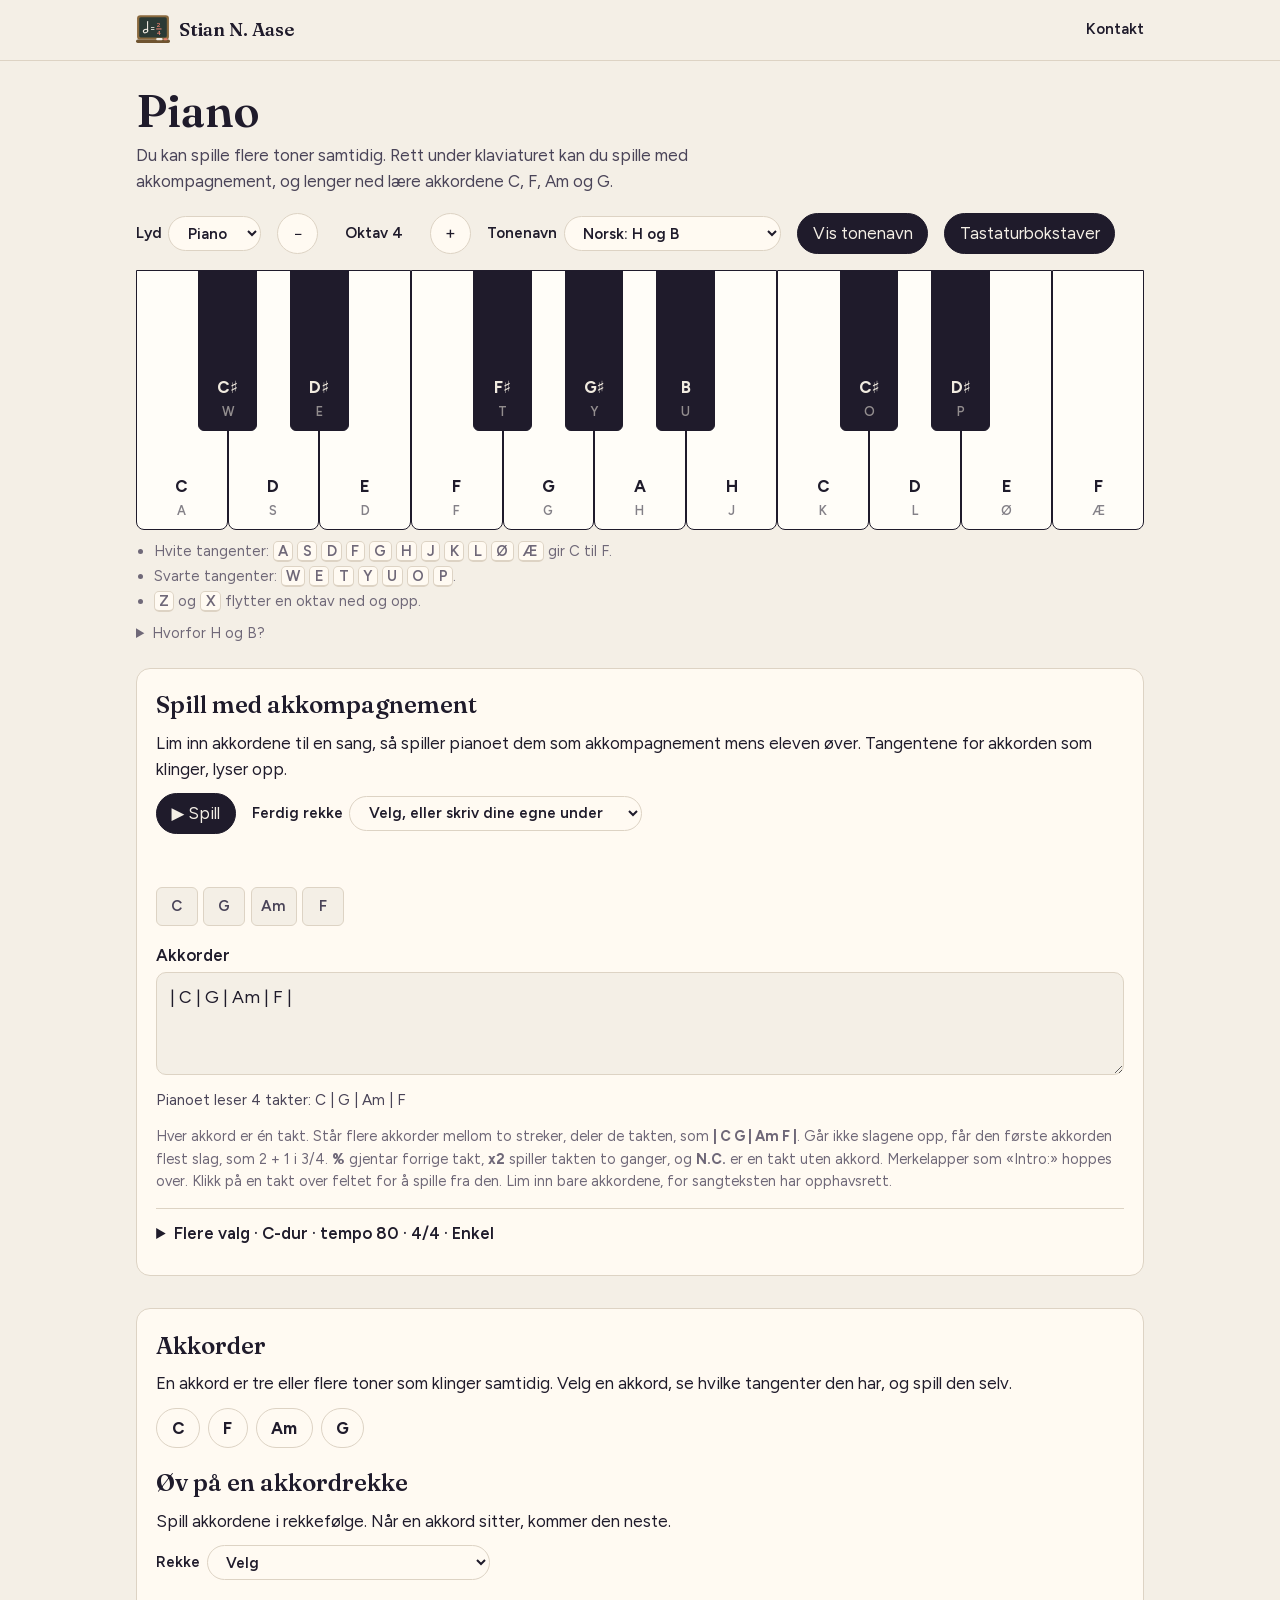
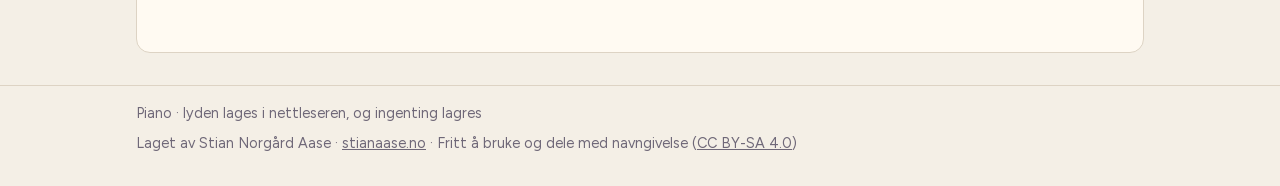
<file: laerer/piano.html>
<!doctype html>
<html lang="nb">
<head>
<meta charset="utf-8">
<meta name="viewport" content="width=device-width, initial-scale=1">
<title>Piano – Stian Norgård Aase</title>
<meta name="description" content="Et piano i nettleseren med piano-, orgel- og synthlyd, og en enkel innføring i akkordene C, F, Am og G.">
<link rel="icon" href="../favicon.svg" type="image/svg+xml">
<link rel="stylesheet" href="../fonter/fonter.css">
<style>
/* Piano 05.10.26. Lyden lages med Web Audio i nettleseren, så siden laster ingen lydfiler og lagrer ingenting.
   Fargene følger stianaase.no («Belg»), mørk modus følger maskinen. */
:root {
  --paper: #f4efe6; --card: #fffaf2; --ink: #1f1b2b; --ink-soft: #4a4458; --muted: #6f6878; --line: #ddd3c4;
  --red: #b3322a; --gold: #c98f22; --teal: #2f6f73; --white-key: #fffdf8; --black-key: #1f1b2b; --key-ink: #1f1b2b; --lit: #f2c35b; --chord: #9fd0c9;
  --display: "Fraunces", Georgia, serif; --sans: "Figtree", system-ui, sans-serif;
}
@media (prefers-color-scheme: dark) {
  :root { --paper: #17141f; --card: #221e2c; --ink: #f1ebe0; --ink-soft: #cfc6b8; --muted: #a59d93; --line: #3a3446;
          --white-key: #ece6da; --black-key: #0d0b12; --lit: #e9b44c; --chord: #5fa8a0; }
}
* { box-sizing: border-box; }
body { margin: 0; background: var(--paper); color: var(--ink); font-family: var(--sans); font-size: 1.05rem; line-height: 1.55; }
.wrap { max-width: 1040px; margin: 0 auto; padding: 0 16px; }
header.top { border-bottom: 1px solid var(--line); }
header.top .wrap { display: flex; align-items: center; justify-content: space-between; gap: 1rem; padding-top: .8rem; padding-bottom: .8rem; }
header.top a { color: var(--ink); text-decoration: none; font-weight: 600; }
header.top .brand { display: inline-flex; align-items: center; gap: .55rem; font-family: var(--display); font-size: 1.15rem; }
header.top .brand svg { width: 34px; height: 34px; flex: none; }
header.top nav { display: flex; gap: 1rem; font-size: .95rem; }
h1 { font-family: var(--display); font-weight: 600; font-size: clamp(2rem, 5vw, 2.8rem); line-height: 1.1; margin: 1.6rem 0 .4rem; }
h2 { font-family: var(--display); font-weight: 600; font-size: 1.5rem; margin: 0 0 .4rem; }
.lead { color: var(--ink-soft); max-width: 40rem; margin: 0 0 1.2rem; }
.controls { display: flex; flex-wrap: wrap; align-items: center; gap: .6rem 1rem; margin: 0 0 1rem; }
.controls label { display: inline-flex; align-items: center; gap: .4rem; font-weight: 600; font-size: .95rem; }
select { max-width: 100%; min-width: 0; text-overflow: ellipsis; }
.controls label { max-width: 100%; min-width: 0; }
select, button { font: inherit; color: var(--ink); background: var(--card); border: 1px solid var(--line); border-radius: 999px; padding: .4rem .9rem; cursor: pointer; }
button:hover, select:hover, button:focus-visible, select:focus-visible { border-color: var(--red); outline: none; }
button:focus-visible, select:focus-visible { box-shadow: 0 0 0 3px color-mix(in srgb, var(--red) 35%, transparent); }
button.on { background: var(--ink); color: var(--paper); border-color: var(--ink); }
.oktav { display: inline-flex; align-items: center; gap: .4rem; }
.oktav span { min-width: 6.5em; text-align: center; font-weight: 600; font-size: .95rem; }

/* Klaviaturet: 11 hvite tangenter, de svarte ligger oppå med prosentplassering */
.piano { position: relative; height: clamp(170px, 30vw, 260px); margin: 0 0 .6rem; user-select: none; -webkit-user-select: none; touch-action: none; }
.key { position: absolute; top: 0; border: 1px solid var(--ink); display: flex; flex-direction: column; justify-content: flex-end; align-items: center;
       padding: 0 0 .5rem; font-weight: 700; cursor: pointer; }
.key.white { height: 100%; background: var(--white-key); color: var(--key-ink); border-radius: 0 0 8px 8px; z-index: 1; }
.key.black { height: 62%; background: var(--black-key); color: #f1ebe0; border-radius: 0 0 6px 6px; z-index: 2; font-size: .8rem; }
.key .navn { font-size: clamp(.8rem, 1.8vw, 1.05rem); }
.key .tast { font-size: clamp(.62rem, 1.3vw, .8rem); font-weight: 600; opacity: .55; margin-top: .15rem; }
.key.chord { background: var(--chord); color: var(--key-ink); }
.key.pb { box-shadow: inset 0 -10px 0 var(--red); }
.key.white.pb { background: var(--chord); color: var(--key-ink); }
.key.black.pb { background: var(--teal); color: #fff; }
section.playback { background: var(--card); border: 1px solid var(--line); border-radius: 14px; padding: 1.1rem 1.2rem 1.2rem; margin: 0 0 2rem; }
.playback textarea { width: 100%; font: inherit; font-size: 1.1rem; color: var(--ink); background: var(--paper); border: 1px solid var(--line); border-radius: 10px; padding: .6rem .8rem; resize: vertical; }
.playback textarea:focus-visible { outline: none; border-color: var(--red); }
.playback input[type=range] { width: 9rem; accent-color: var(--red); }
.pbTolket { font-size: .95rem; color: var(--ink-soft); margin: .4rem 0 .8rem; min-height: 1.4em; }
.pbTolket .feil { color: var(--red); font-weight: 700; }
.pbNaa { font-family: var(--display); font-size: 1.6rem; font-weight: 600; min-height: 1.4em; margin: .4rem 0 0; }
.pbRekke { display: flex; flex-wrap: wrap; gap: .35rem; margin: .5rem 0 0; }
.pbRekke button { border-radius: 6px; padding: .3rem .6rem; min-width: 2.6rem; min-height: 2.4rem; font-weight: 600; font-size: .95rem; color: var(--ink-soft); background: var(--paper); border-color: var(--line); }
.pbRekke button:hover { border-color: var(--line); }
.pbRekke button.naa { background: var(--ink); color: var(--paper); border-color: var(--ink); }
.liten { color: var(--muted); font-size: .9rem; margin: .3rem 0 0; }
details.flere { margin: 1rem 0 0; border-top: 1px solid var(--line); padding-top: .7rem; }
details.flere summary { cursor: pointer; font-weight: 600; margin-bottom: .6rem; }
details.flere[open] summary { margin-bottom: .8rem; }
.key.black.chord { background: var(--teal); color: #fff; }
.key.down { background: var(--lit) !important; color: var(--key-ink) !important; }
.key .finger { position: absolute; top: .5rem; left: 50%; transform: translateX(-50%); width: 1.7em; height: 1.7em; border-radius: 50%;
               background: var(--red); color: #fff; display: grid; place-items: center; font-size: .85rem; }
.key.white .finger { top: auto; bottom: 3.4rem; }
.skjul-navn .key .navn, .skjul-tast .key .tast { visibility: hidden; }
.hjelp { color: var(--muted); font-size: .92rem; margin: 0 0 1.6rem; padding-left: 1.1rem; }
.hjelp li { margin: .15rem 0; }
@media (hover: none) { .hjelp { display: none; } }
details.hb { color: var(--muted); font-size: .92rem; margin: -1rem 0 1.4rem; }
details.hb summary { cursor: pointer; }
@media (hover: none) { details.hb { margin-top: 0; } }
kbd { font: inherit; font-weight: 600; border: 1px solid var(--line); border-bottom-width: 2px; border-radius: 5px; padding: 0 .3em; background: var(--card); }

section.akkorder { background: var(--card); border: 1px solid var(--line); border-radius: 14px; padding: 1.1rem 1.2rem 1.2rem; margin: 0 0 2rem; }
.valg { display: flex; flex-wrap: wrap; gap: .5rem; margin: .4rem 0 .9rem; }
.valg button { font-weight: 700; }
.forklaring { margin: 0 0 .7rem; }
.toner { font-family: var(--display); font-size: 1.6rem; font-weight: 600; margin: .1rem 0 .3rem; }
.status { min-height: 1.6em; font-weight: 700; margin: .6rem 0 0; }
.status.ok { color: var(--teal); }
.rekke { display: flex; flex-wrap: wrap; gap: .4rem; margin: .5rem 0 0; }
.rekke span { border: 1px solid var(--line); border-radius: 8px; padding: .2rem .7rem; font-weight: 700; }
.rekke span.naa { background: var(--ink); color: var(--paper); border-color: var(--ink); }
.rekke span.ferdig { background: var(--chord); border-color: var(--chord); color: var(--ink); }
footer { border-top: 1px solid var(--line); color: var(--muted); font-size: .9rem; padding: 1rem 0 2rem; }
footer .wrap { display: flex; flex-wrap: wrap; justify-content: space-between; gap: .5rem; }
footer a { color: inherit; }
@media (prefers-reduced-motion: reduce) { * { transition: none !important; } }
</style>
</head>
<body>
<header class="top"><div class="wrap"><a class="brand" href="../"><svg viewBox="0 0 32 32" role="img" aria-label="Kritt-tavle: en halvnote er lik to fjerdedeler"><rect x="1" y="2" width="30" height="23" rx="3" fill="#8a6a3e"/><rect x="3" y="4" width="26" height="19" rx="1.5" fill="#2b3a35"/><rect x="0" y="25" width="32" height="3.2" rx="1.6" fill="#6f5430"/><rect x="19" y="23.6" width="6" height="2" rx="1" fill="#f4efe6"/><rect x="26" y="23.8" width="3.6" height="1.8" rx=".9" fill="#e8806f"/><ellipse cx="9" cy="17" rx="2.1" ry="1.55" transform="rotate(-20 9 17)" fill="none" stroke="#f4efe6" stroke-width="1"/><path d="M10.9 16.7 V8" stroke="#f4efe6" stroke-width="1" stroke-linecap="round"/><text x="15.6" y="17.2" text-anchor="middle" font-family="Figtree, sans-serif" font-weight="600" font-size="8" fill="#f4efe6">=</text><text x="21.5" y="13.4" text-anchor="middle" font-family="Figtree, sans-serif" font-weight="600" font-size="6" fill="#e8806f">2</text><path d="M19 15 H24" stroke="#e8806f" stroke-width="1"/><text x="21.5" y="20.8" text-anchor="middle" font-family="Figtree, sans-serif" font-weight="600" font-size="6" fill="#e8806f">4</text></svg>Stian N. Aase</a><nav><a href="../#kontakt">Kontakt</a></nav></div></header>
<main class="wrap">
  <h1>Piano</h1>
  <p class="lead">Du kan spille flere toner samtidig. Rett under klaviaturet kan du spille med akkompagnement, og lenger ned lære akkordene C, F, Am og G.</p>

  <div class="controls">
    <label>Lyd <select id="lyd"><option value="piano">Piano</option><option value="orgel">Orgel</option><option value="synth">Synth</option></select></label>
    <span class="oktav"><button id="ned" type="button" aria-label="En oktav ned">−</button><span id="oktavTekst">Oktav 4</span><button id="opp" type="button" aria-label="En oktav opp">+</button></span>
    <label>Tonenavn <select id="navnValg"><option value="no">Norsk: H og B</option><option value="kryss">Engelsk med ♯: B og A♯</option><option value="b">Engelsk med ♭: B og B♭</option></select></label>
    <button id="navnBtn" type="button" class="on" aria-pressed="true">Vis tonenavn</button>
    <button id="tastBtn" type="button" class="on" aria-pressed="true">Tastaturbokstaver</button>
  </div>

  <div class="piano" id="piano" role="group" aria-label="Klaviatur fra C til F"></div>
  <ul class="hjelp">
    <li>Hvite tangenter: <kbd>A</kbd> <kbd>S</kbd> <kbd>D</kbd> <kbd>F</kbd> <kbd>G</kbd> <kbd>H</kbd> <kbd>J</kbd> <kbd>K</kbd> <kbd>L</kbd> <kbd>Ø</kbd> <kbd>Æ</kbd> gir C til F.</li>
    <li>Svarte tangenter: <kbd>W</kbd> <kbd>E</kbd> <kbd>T</kbd> <kbd>Y</kbd> <kbd>U</kbd> <kbd>O</kbd> <kbd>P</kbd>.</li>
    <li><kbd>Z</kbd> og <kbd>X</kbd> flytter en oktav ned og opp.</li>
  </ul>
  <details class="hb"><summary>Hvorfor H og B?</summary>Norsk og engelsk bruker ulike navn på to toner. Den hvite tangenten under C heter H på norsk og B på engelsk. Den svarte tangenten under den heter B på norsk og A♯ eller B♭ på engelsk. Besifringer og noter fra nettet bruker ofte de engelske navnene.</details>

  <section class="playback" aria-labelledby="pbTittel">
    <h2 id="pbTittel">Spill med akkompagnement</h2>
    <p class="forklaring">Lim inn akkordene til en sang, så spiller pianoet dem som akkompagnement mens eleven øver. Tangentene for akkorden som klinger, lyser opp.</p>
    <div class="controls">
      <button id="pbSpill" type="button" class="on">▶ Spill</button>
      <label>Ferdig rekke <select id="pbFerdig"><option value="">Velg, eller skriv dine egne under</option></select></label>
    </div>
    <p class="liten" id="pbOm" style="margin:-.4rem 0 .4rem"></p>
    <p class="pbNaa" id="pbNaa" aria-live="polite"></p>
    <div class="pbRekke" id="pbRekke"></div>
    <label for="pbTekst" class="forklaring" style="display:block;font-weight:600;margin:1rem 0 .3rem">Akkorder</label>
    <textarea id="pbTekst" rows="3" spellcheck="false">| C | G | Am | F |</textarea>
    <p class="pbTolket" id="pbTolket" aria-live="polite"></p>
    <p class="liten">Hver akkord er én takt. Står flere akkorder mellom to streker, deler de takten, som <b>| C G | Am F |</b>. Går ikke slagene opp, får den første akkorden flest slag, som 2 + 1 i 3/4. <b>%</b> gjentar forrige takt, <b>x2</b> spiller takten to ganger, og <b>N.C.</b> er en takt uten akkord. Merkelapper som «Intro:» hoppes over. Klikk på en takt over feltet for å spille fra den. Lim inn bare akkordene, for sangteksten har opphavsrett.</p>
    <details class="flere" id="pbFlere">
    <summary id="pbFlereTekst">Flere valg</summary>
    <div class="controls">
      <button id="pbNed" type="button">♭ Halvtone ned</button>
      <button id="pbOpp" type="button">♯ Halvtone opp</button>
      <label>Toneart <select id="pbToneart"></select></label>
    </div>
    <div class="controls">
      <label>Tempo <input type="range" id="pbTempo" min="40" max="160" value="80"> <span id="pbTempoTekst">80</span></label>
      <label>Taktart <select id="pbTakt"><option value="4">4/4</option><option value="3">3/4</option></select></label>
      <label>Spillemåte <select id="pbMate">
        <option value="enkel">Enkel: akkorden på 1 og 3</option>
        <option value="pop">Pop: akkorder i åttendedeler</option>
        <option value="ballade">Ballade: bass og brutte akkorder</option>
        <option value="umpa">Vise, vals og gammeldans: um-pa</option>
        <option value="reggae">Reggae: akkorder på 2 og 4</option>
        <option value="swing">Swing: gående bass</option>
        <option value="blues">Blues og boogie: shuffle</option>
      </select></label>
    </div>
    <p class="liten" id="pbMateOm"></p>
    <div class="controls">
      <label><input type="checkbox" id="pbGjenta" checked> Gjenta</label>
      <label><input type="checkbox" id="pbTell" checked> Tell inn én takt</label>
    </div>
    </details>
  </section>

  <section class="akkorder" aria-labelledby="akkTittel">
    <h2 id="akkTittel">Akkorder</h2>
    <p class="forklaring">En akkord er tre eller flere toner som klinger samtidig. Velg en akkord, se hvilke tangenter den har, og spill den selv.</p>
    <div class="valg" id="akkValg"></div>
    <div id="akkInfo" hidden>
      <p class="toner" id="akkToner"></p>
      <p class="forklaring" id="akkForklaring"></p>
      <div class="controls">
        <button id="horSammen" type="button">Hør akkorden</button>
        <button id="horBrutt" type="button">Hør tonene etter hverandre</button>
        <button id="fingerBtn" type="button" aria-pressed="false">Vis fingersetting</button>
      </div>
    </div>
    <h2 style="margin-top:1rem">Øv på en akkordrekke</h2>
    <p class="forklaring">Spill akkordene i rekkefølge. Når en akkord sitter, kommer den neste.</p>
    <div class="controls">
      <label>Rekke <select id="rekkeValg"><option value="">Velg</option><option value="C F G C">C – F – G – C</option><option value="C G Am F">C – G – Am – F (mye brukt i pop)</option></select></label>
      <button id="rekkeNy" type="button" hidden>Start på nytt</button>
    </div>
    <div class="rekke" id="rekke"></div>
    <p class="status" id="status" aria-live="polite"></p>
  </section>

</main>
<footer><div class="wrap"><span>Piano · lyden lages i nettleseren, og ingenting lagres</span><span>Laget av Stian Norgård Aase · <a href="../">stianaase.no</a> · Fritt å bruke og dele med navngivelse (<a href="https://creativecommons.org/licenses/by-sa/4.0/deed.no">CC BY-SA 4.0</a>)</span></div></footer>

<script>
(function () {
  "use strict";
  const $ = s => document.querySelector(s);

  /* ---------- Tonene ---------- */
  // Halvtoner fra C: norske navn (H-systemet, B = svart tangent under H)
  // Tre navnesett: norsk (H-systemet), og engelsk med kryss eller b for de svarte tangentene
  const NAVNESETT = {
    no:    ["C", "C♯", "D", "D♯", "E", "F", "F♯", "G", "G♯", "A", "B", "H"],
    kryss: ["C", "C♯", "D", "D♯", "E", "F", "F♯", "G", "G♯", "A", "A♯", "B"],
    b:     ["C", "D♭", "D", "E♭", "E", "F", "G♭", "G", "A♭", "A", "B♭", "B"],
  };
  let NAVN = NAVNESETT.no;
  // Klaviaturet går fra C til F en oktav over (17 halvtoner). Tastene følger fysisk plassering (e.code), så de virker på alle oppsett.
  const HVITE = [0, 2, 4, 5, 7, 9, 11, 12, 14, 16, 17];
  const SVARTE = [1, 3, 6, 8, 10, 13, 15];
  const KODE = { KeyA: 0, KeyW: 1, KeyS: 2, KeyE: 3, KeyD: 4, KeyF: 5, KeyT: 6, KeyG: 7, KeyY: 8, KeyH: 9, KeyU: 10, KeyJ: 11,
                 KeyK: 12, KeyO: 13, KeyL: 14, KeyP: 15, Semicolon: 16, Quote: 17 };
  const BOKSTAV = { 0: "A", 1: "W", 2: "S", 3: "E", 4: "D", 5: "F", 6: "T", 7: "G", 8: "Y", 9: "H", 10: "U", 11: "J", 12: "K", 13: "O", 14: "L", 15: "P", 16: "Ø", 17: "Æ" };
  let oktav = 4;                                    // C4 = midt-C
  const midi = steg => 12 * (oktav + 1) + steg;     // C4 = 60
  const hz = m => 440 * Math.pow(2, (m - 69) / 12);

  /* ---------- Lyd ---------- */
  let ctx = null, ut = null, pianoUt = null;
  function lydPa() {
    if (ctx) { if (ctx.state === "suspended") ctx.resume(); return; }
    const AC = window.AudioContext || window.webkitAudioContext;
    if (!AC) return;
    ctx = new AC();
    const komp = ctx.createDynamicsCompressor();     // hindrer skurring når mange toner klinger samtidig
    komp.threshold.value = -18; komp.ratio.value = 4;
    const grense = ctx.createDynamicsCompressor();   // hard begrenser til slutt, så store akkorder ikke skurrer
    grense.threshold.value = -3; grense.ratio.value = 20; grense.attack.value = 0.002; grense.release.value = 0.1;
    ut = ctx.createGain(); ut.gain.value = 0.45;
    ut.connect(komp); komp.connect(grense); grense.connect(ctx.destination);
    // Pianolyden går gjennom samme kjede som i gehørtreneren: master 0,9 og en kompressor med standardinnstillinger (06.10.26)
    const gk = ctx.createDynamicsCompressor();
    pianoUt = ctx.createGain(); pianoUt.gain.value = 0.9;
    pianoUt.connect(gk); gk.connect(ctx.destination);
  }
  // Hver tone er én «stemme» med egne oscillatorer, så mange toner kan klinge samtidig
  function startTone(m, t0) {
    if (!ctx) return null;
    const t = Math.max(ctx.currentTime, t0 || 0), f = hz(m), type = $("#lyd").value;
    const g = ctx.createGain(); g.gain.setValueAtTime(0, t); g.connect(ut);
    const osc = [];
    const lag = (form, mult, niva, mal) => {
      const o = ctx.createOscillator(), og = ctx.createGain();
      o.type = form; o.frequency.value = f * mult; og.gain.value = niva;
      o.connect(og); og.connect(mal || g); o.start(t); osc.push(o);
    };
    let slipp = 0.25;
    if (type === "piano") {
      // Samme pianolyd som gehørtreneren (04 HTML-ressurser/musikk/musikk-gehortrener-8.html, tone()), etter Stians ønske 06.10.26:
      // seks rene overtoner som klinger ut over 1,5 s (de høyeste raskest). Tonen klinger ut av seg selv også når tangenten slippes.
      const varighet = 1.5, ov = [1, 0.45, 0.25, 0.12, 0.07, 0.04];
      g.disconnect(); g.gain.cancelScheduledValues(t); g.gain.setValueAtTime(1, t); g.connect(pianoUt);
      for (let k = 0; k < ov.length; k++) {
        const o = ctx.createOscillator(), og = ctx.createGain();
        o.type = "sine"; o.frequency.value = f * (k + 1);
        const d = varighet / Math.sqrt(k + 1);
        og.gain.setValueAtTime(0, t);
        og.gain.linearRampToValueAtTime(0.16 * ov[k], t + 0.006);
        og.gain.exponentialRampToValueAtTime(0.0005, t + d);
        o.connect(og); og.connect(g); o.start(t); o.stop(t + d + 0.05); osc.push(o);
      }
      return { g, osc, slipp: null };
    } else if (type === "orgel") {
      // Som trekkstenger: flere rene toner over hverandre, jevn lyd så lenge tangenten holdes
      g.gain.linearRampToValueAtTime(0.16, t + 0.03);
      lag("sine", 1, 0.8); lag("sine", 2, 0.55); lag("sine", 3, 0.3); lag("sine", 4, 0.18); lag("sine", 0.5, 0.35);
      slipp = 0.08;
    } else {
      // Sagtann gjennom et filter som åpner seg ved anslaget
      const filt = ctx.createBiquadFilter(); filt.type = "lowpass"; filt.Q.value = 6;
      filt.frequency.setValueAtTime(400, t); filt.frequency.exponentialRampToValueAtTime(3200, t + 0.12);
      filt.frequency.exponentialRampToValueAtTime(1400, t + 0.6);
      filt.connect(g);
      g.gain.linearRampToValueAtTime(0.14, t + 0.02); g.gain.linearRampToValueAtTime(0.11, t + 0.3);
      lag("sawtooth", 1, 0.6, filt); lag("sawtooth", 1.006, 0.4, filt);
      slipp = 0.3;
    }
    return { g, osc, slipp };
  }
  function stoppTone(s, t1) {
    if (!s || !ctx || s.slipp === null) return;   // pianoet klinger ut av seg selv, som i gehørtreneren
    const t = Math.max(ctx.currentTime, t1 || 0);
    // cancelAndHoldAtTime holder nivået der rampen er nå, så slippet ikke klikker (Safari og Firefox mangler den)
    if (s.g.gain.cancelAndHoldAtTime) s.g.gain.cancelAndHoldAtTime(t);
    else { s.g.gain.cancelScheduledValues(t); s.g.gain.setValueAtTime(Math.max(s.g.gain.value, 0.0001), t); }
    s.g.gain.exponentialRampToValueAtTime(0.0001, t + s.slipp);
    s.osc.forEach(o => o.stop(t + s.slipp + 0.05));
  }

  /* ---------- Klaviaturet ---------- */
  const piano = $("#piano"), tangent = {};
  const nede = new Map();                            // steg -> { kilde-sett, stemme }
  function tegnKlaviatur() {
    piano.innerHTML = "";
    const b = 100 / HVITE.length;
    HVITE.forEach((steg, i) => lagTangent(steg, "white", i * b, b));
    SVARTE.forEach(steg => {
      const venstre = HVITE.indexOf(steg - 1);       // svart tangent ligger mellom den hvite under og over
      lagTangent(steg, "black", (venstre + 1) * b - b * 0.32, b * 0.64);
    });
  }
  function lagTangent(steg, farge, x, w) {
    const k = document.createElement("div");
    k.className = "key " + farge; k.style.left = x + "%"; k.style.width = w + "%";
    k.dataset.steg = steg; k.setAttribute("role", "button");
    k.innerHTML = `<span class="navn"></span><span class="tast">${BOKSTAV[steg]}</span>`;
    piano.appendChild(k); tangent[steg] = k;
  }
  function skrivNavn() {
    Object.entries(tangent).forEach(([steg, k]) => {
      k.querySelector(".navn").textContent = NAVN[steg % 12];
      k.setAttribute("aria-label", NAVN[steg % 12] + (steg >= 12 ? " i oktaven over" : ""));
    });
    if (valgt) velgAkkord(valgt, true);
  }
  function trykk(steg, kilde) {
    let n = nede.get(steg);
    if (n) { n.kilder.add(kilde); return; }
    lydPa();
    nede.set(steg, { kilder: new Set([kilde]), stemme: startTone(midi(steg)) });
    tangent[steg].classList.add("down");
    sjekkAkkord(true);
  }
  function slipp(steg, kilde) {
    const n = nede.get(steg); if (!n) return;
    n.kilder.delete(kilde);
    if (n.kilder.size) return;
    stoppTone(n.stemme); nede.delete(steg);
    tangent[steg].classList.remove("down");
    sjekkAkkord(false);   // slipper eleven en ekstra tone, kan akkorden stemme nå
  }
  // macOS sender ikke keyup for taster som slippes mens Cmd holdes, så tastaturtonene slippes når Cmd trykkes (testelev 05.10.26)
  function slippTastatur() {
    [...nede.entries()].forEach(([s, n]) => { [...n.kilder].filter(k => k[0] === "k").forEach(k => slipp(s, k)); });
  }
  function slippAlle() { [...nede.keys()].forEach(s => { const n = nede.get(s); n.kilder.clear(); n.kilder.add("x"); slipp(s, "x"); }); }

  // Mus og berøring: hver finger er en egen peker, så flere tangenter kan holdes samtidig, og fingeren kan gli over tangentene
  const peker = new Map();
  const tangentVed = (x, y) => { const el = document.elementFromPoint(x, y); const k = el && el.closest(".key"); return k ? +k.dataset.steg : null; };
  piano.addEventListener("pointerdown", e => {
    if (e.pointerType === "mouse" && e.button !== 0) return;
    const s = tangentVed(e.clientX, e.clientY); if (s === null) return;
    e.preventDefault();
    // Et klikk på klaviaturet tar fokus bort fra menyene, så tastaturet spiller videre (testelev 05.10.26)
    if (document.activeElement && document.activeElement !== document.body) document.activeElement.blur();
    try { piano.setPointerCapture(e.pointerId); } catch (_) {}
    peker.set(e.pointerId, s); trykk(s, "p" + e.pointerId);
  });
  piano.addEventListener("pointermove", e => {
    if (!peker.has(e.pointerId)) return;
    const s = tangentVed(e.clientX, e.clientY), før = peker.get(e.pointerId);
    if (s === før) return;
    slipp(før, "p" + e.pointerId);
    if (s !== null) { peker.set(e.pointerId, s); trykk(s, "p" + e.pointerId); } else peker.set(e.pointerId, null);
  });
  const pekerOpp = e => { if (!peker.has(e.pointerId)) return; const s = peker.get(e.pointerId); if (s !== null) slipp(s, "p" + e.pointerId); peker.delete(e.pointerId); };
  ["pointerup", "pointercancel", "lostpointercapture"].forEach(t => piano.addEventListener(t, pekerOpp));

  // Tastaturet
  // Menyene tar ikke imot pianotastene: ellers bytter hurtigsøket i Lyd-menyen lyd i stillhet (S = Synth). Piltastene virker fortsatt i menyen.
  const iFelt = () => { const a = document.activeElement; return a && (a.tagName === "TEXTAREA" || (a.tagName === "INPUT" && /^(text|search|number|email|url)$/.test(a.type))); };   // glidebryter og avkrysning stjeler ikke tangentene
  document.addEventListener("keydown", e => {
    if (e.key === "Meta" || e.metaKey) { slippTastatur(); return; }
    if (e.ctrlKey || e.altKey || iFelt()) return;
    if (e.code === "KeyZ" || e.code === "KeyX") { if (!e.repeat) { e.preventDefault(); flyttOktav(e.code === "KeyZ" ? -1 : 1); } return; }
    if (!(e.code in KODE)) return;
    e.preventDefault();
    if (!e.repeat) trykk(KODE[e.code], "k" + e.code);
  });
  document.addEventListener("keyup", e => { if (e.key === "Meta") slippTastatur(); if (e.code in KODE) slipp(KODE[e.code], "k" + e.code); });
  window.addEventListener("blur", slippAlle);
  document.addEventListener("visibilitychange", () => { if (document.hidden) slippAlle(); });

  function flyttOktav(d) {
    const ny = Math.min(6, Math.max(2, oktav + d)); if (ny === oktav) return;
    slippAlle(); oktav = ny; $("#oktavTekst").textContent = "Oktav " + oktav;
    $("#ned").disabled = oktav === 2; $("#opp").disabled = oktav === 6;
  }
  $("#ned").onclick = () => flyttOktav(-1);
  $("#opp").onclick = () => flyttOktav(1);
  const bryter = (id, klasse) => $(id).onclick = () => {
    const pa = piano.classList.toggle(klasse); $(id).classList.toggle("on", !pa); $(id).setAttribute("aria-pressed", String(!pa));
  };
  bryter("#navnBtn", "skjul-navn"); bryter("#tastBtn", "skjul-tast");
  $("#navnValg").addEventListener("change", () => { NAVN = NAVNESETT[$("#navnValg").value]; skrivNavn(); $("#navnValg").blur(); });
  $("#lyd").addEventListener("change", () => $("#lyd").blur());
  // Etter museklikk på en knapp slippes fokus, så tastaturet spiller videre
  document.addEventListener("click", e => { const b = e.target.closest && e.target.closest("button"); if (b && e.detail > 0) b.blur(); });

  /* ---------- Akkorder ---------- */
  // steg = tangentene i grunnstilling innenfor klaviaturet, f = fingersetting for høyre hånd
  // Navnene er besifringer (C, F, Am, G). Teksten bygges med tonenavnene i valgt navnesett.
  const AKKORD = {
    C:  { navn: "C", lang: "C-dur", steg: [0, 4, 7], f: [1, 3, 5], om: t => `Grunntonen ${t[0]}, den store tersen ${t[1]} og kvinten ${t[2]}. Durakkorder låter ofte lyse og stabile.` },
    F:  { navn: "F", lang: "F-dur", steg: [5, 9, 12], f: [1, 3, 5], om: t => `Grunntonen ${t[0]}, den store tersen ${t[1]} og kvinten ${t[2]}.` },
    Am: { navn: "Am", lang: "a-moll", steg: [9, 12, 16], f: [1, 3, 5], om: t => `Grunntonen ${t[0]}, den lille tersen ${t[1]} og kvinten ${t[2]}. Mollakkorder låter ofte mørkere enn dur, og m-en i Am betyr moll.` },
    G:  { navn: "G", lang: "G-dur", steg: [7, 11, 14], f: [1, 3, 5], om: t => `Grunntonen ${t[0]}, den store tersen ${t[1]} og kvinten ${t[2]}.` },
  };
  let valgt = null, fingre = false, rekke = [], rekkeIdx = 0;
  const klasser = s => new Set(s.map(x => x % 12));
  Object.keys(AKKORD).forEach(k => {
    const b = document.createElement("button"); b.type = "button"; b.textContent = AKKORD[k].navn; b.setAttribute("aria-label", AKKORD[k].lang); b.dataset.akk = k;
    b.onclick = () => velgAkkord(k); $("#akkValg").appendChild(b);
  });
  function merk() {
    Object.values(tangent).forEach(t => { t.classList.remove("chord"); const f = t.querySelector(".finger"); if (f) f.remove(); });
    const k = rekke.length ? rekke[rekkeIdx] : valgt; if (!k) return;
    AKKORD[k].steg.forEach((s, i) => {
      tangent[s].classList.add("chord");
      if (fingre && !rekke.length) { const f = document.createElement("span"); f.className = "finger"; f.textContent = AKKORD[k].f[i]; tangent[s].appendChild(f); }
    });
  }
  function velgAkkord(k, bareTekst) {
    valgt = k; if (!bareTekst) settRekke("");
    document.querySelectorAll("#akkValg button").forEach(b => b.classList.toggle("on", b.dataset.akk === k));
    const a = AKKORD[k];
    $("#akkInfo").hidden = false;
    const t = a.steg.map(s => NAVN[s % 12]);
    $("#akkToner").textContent = a.navn + " (" + a.lang + "): " + t.join(" – ");
    $("#akkForklaring").textContent = a.om(t) + " Spill de tre tonene samtidig. Du kan også legge tonene i en annen rekkefølge. Ligger en annen tone enn grunntonen nederst, kalles det en omvending.";
    if (!bareTekst) { $("#status").textContent = ""; $("#status").className = "status"; }
    merk();
  }
  $("#fingerBtn").onclick = () => {
    fingre = !fingre; $("#fingerBtn").classList.toggle("on", fingre); $("#fingerBtn").setAttribute("aria-pressed", String(fingre));
    $("#fingerBtn").textContent = fingre ? "Skjul fingersetting" : "Vis fingersetting"; merk();
    if (fingre) $("#status").textContent = "Høyre hånd: tommel (1) på grunntonen, langfinger (3) på tersen og lillefinger (5) på kvinten.";
  };
  // Spiller akkorden selv, uten å røre det eleven holder inne
  function spill(steg, brutt) {
    lydPa(); if (!ctx) return;
    steg.forEach((s, i) => setTimeout(() => {
      const st = startTone(midi(s)); tangent[s].classList.add("down");
      setTimeout(() => { stoppTone(st); if (!nede.has(s)) tangent[s].classList.remove("down"); }, brutt ? 420 : 1100);
    }, brutt ? i * 450 : 0));
  }
  $("#horSammen").onclick = () => valgt && spill(AKKORD[valgt].steg, false);
  $("#horBrutt").onclick = () => valgt && spill(AKKORD[valgt].steg, true);

  // Riktig når tonene som holdes, er nøyaktig akkordens tre toner (i hvilken som helst oktav og rekkefølge)
  // fraTrykk: en ny tone er lagt til. Bare da fjernes en «Riktig» som ikke lenger stemmer, så meldingen blir stående når eleven slipper tangentene.
  function sjekkAkkord(fraTrykk) {
    const k = rekke.length ? rekke[rekkeIdx] : valgt; if (!k) return;
    const holdt = klasser([...nede.keys()].map(s => s + 12 * oktav)), mal = klasser(AKKORD[k].steg);
    if (holdt.size !== mal.size || ![...mal].every(x => holdt.has(x))) {
      if (fraTrykk && !rekke.length && $("#status").classList.contains("ok")) { $("#status").textContent = ""; $("#status").className = "status"; }
      return;
    }
    if (!rekke.length) { $("#status").textContent = "Riktig, det er " + AKKORD[k].navn + "."; $("#status").className = "status ok"; return; }
    rekkeIdx++;
    if (rekkeIdx >= rekke.length) { $("#status").textContent = "Nå sitter hele rekka. Trykk «Start på nytt» for å øve videre."; $("#status").className = "status ok"; rekkeIdx = rekke.length - 1; tegnRekke(true); return; }
    $("#status").textContent = "Fint. Neste akkord er " + AKKORD[rekke[rekkeIdx]].navn + "."; $("#status").className = "status ok";
    tegnRekke(false); merk();
  }
  function tegnRekke(ferdig) {
    $("#rekke").innerHTML = rekke.map((k, i) => `<span class="${ferdig || i < rekkeIdx ? "ferdig" : i === rekkeIdx ? "naa" : ""}">${AKKORD[k].navn}</span>`).join("");
  }
  function settRekke(v) {
    $("#rekkeValg").value = v; rekke = v ? v.split(" ") : []; rekkeIdx = 0;
    if (rekke.length) {
      valgt = null; document.querySelectorAll("#akkValg button").forEach(b => b.classList.remove("on"));
      $("#akkInfo").hidden = true;
      $("#status").textContent = "Spill " + AKKORD[rekke[0]].navn + "."; $("#status").className = "status";
    }
    else { $("#status").textContent = ""; $("#status").className = "status"; }
    $("#rekkeNy").hidden = !rekke.length;
    tegnRekke(false); merk();
  }
  $("#rekkeNy").onclick = () => settRekke($("#rekkeValg").value);
  $("#rekkeValg").addEventListener("change", () => { settRekke($("#rekkeValg").value); $("#rekkeValg").blur(); });


  /* ---------- Akkompagnement (06.10.26, skrevet på nytt etter testelev runde 2) ----------
     Akkordene tolkes etter valgt navnesett (norsk B = B♭, engelsk B = H). Tidene planlegges på lydklokka (ctx.currentTime)
     litt i forveien, så takten holder også om nettleseren er travel. Alle planlagte toner huskes, så Stopp blir helt stille. */
  // Akkordtyper: [skrivemåte, kanonisk navn, intervaller]. Treff må være eksakte.
  const KVAL = [
    ["", "", [0, 4, 7]], ["maj", "", [0, 4, 7]], ["m", "m", [0, 3, 7]], ["min", "m", [0, 3, 7]], ["-", "m", [0, 3, 7]],
    ["7", "7", [0, 4, 7, 10]], ["maj7", "maj7", [0, 4, 7, 11]], ["M7", "maj7", [0, 4, 7, 11]], ["Δ", "maj7", [0, 4, 7, 11]],
    ["m7", "m7", [0, 3, 7, 10]], ["min7", "m7", [0, 3, 7, 10]], ["-7", "m7", [0, 3, 7, 10]], ["mmaj7", "mmaj7", [0, 3, 7, 11]],
    ["m7b5", "m7b5", [0, 3, 6, 10]], ["ø", "m7b5", [0, 3, 6, 10]], ["dim", "dim", [0, 3, 6]], ["o", "dim", [0, 3, 6]], ["°", "dim", [0, 3, 6]],
    ["dim7", "dim7", [0, 3, 6, 9]], ["aug", "aug", [0, 4, 8]], ["+", "aug", [0, 4, 8]],
    ["sus4", "sus4", [0, 5, 7]], ["sus", "sus4", [0, 5, 7]], ["sus2", "sus2", [0, 2, 7]], ["2", "sus2", [0, 2, 7]], ["7sus4", "7sus4", [0, 5, 7, 10]],
    ["5", "5", [0, 7]], ["6", "6", [0, 4, 7, 9]], ["m6", "m6", [0, 3, 7, 9]], ["9", "9", [0, 4, 10, 14]], ["m9", "m9", [0, 3, 10, 14]],
    ["maj9", "maj9", [0, 4, 11, 14]], ["add9", "add9", [0, 4, 7, 14]], ["6/9", "6/9", [0, 4, 9, 14]],
  ];
  const GRUNN = { C: 0, D: 2, E: 4, F: 5, G: 7, A: 9, H: 11 };
  const FT = "(iss|is|ess|es|ss(?!us)|#|♯|b|♭|s(?!us))";       // fortegn, også norske -is/-es (Fiss, Ess, As); «sus» beholdes
  const AKKORD_RE = new RegExp("^([A-Ha-h])" + FT + "?(.*?)(?:\\/([A-Ha-h])" + FT + "?)?$");
  function tone(bokstav, fortegn) {
    const B = bokstav.toUpperCase(); let pc;
    if (B === "B") pc = $("#navnValg").value === "no" && !fortegn ? 10 : 11;
    else pc = GRUNN[B];
    if (pc === undefined) return null;
    if (/^(#|♯|is|iss)$/.test(fortegn)) pc += 1;
    if (/^(b|♭|es|ess|ss|s)$/.test(fortegn)) pc -= 1;   // B med fortegn regnes fra H, så «Bb» blir B♭ også på norsk
    return (pc + 12) % 12;
  }
  function tolkAkkord(navn) {
    if (/^n\.?c\.?$/i.test(navn)) return { navn, pause: true };
    const m = navn.match(AKKORD_RE); if (!m) return null;
    const rot = tone(m[1], m[2] || ""); if (rot === null) return null;
    let rest = m[3];
    if (m[1] === m[1].toLowerCase() && rest === "") rest = "m";        // liten bokstav = moll, som i norsk tradisjon (a = Am)
    let k = KVAL.find(([kode]) => rest === kode), forenklet = false;
    if (!k) {
      // Utvidede akkorder (G13, C7#9, Fmaj7#11, Cadd11) spilles forenklet: 11 og 13 som 7, ellers den lengste kjente begynnelsen.
      // Det som blir igjen, må være tall og fortegn, så vanlige ord (Dag, Emma) ikke blir akkorder.
      const kort = rest.replace(/^(m|maj|M)?(11|13)/, (_, q) => (q || "") + "7").replace(/add(11|13)/, "");
      k = KVAL.filter(([kode]) => kort.startsWith(kode) && /^[\d#♯b♭()+\-]*$/.test(kort.slice(kode.length))).sort((x, y) => y[0].length - x[0].length)[0];
      forenklet = !!k;
    }
    if (!k) return null;
    const bass = m[4] ? tone(m[4], m[5] || "") : rot; if (bass === null) return null;
    return { navn, rot, kval: k[1], pcs: k[2].map(x => (rot + x) % 12), bass, forenklet, skrevet: rest };
  }
  function tolkTekst(tekst) {
    const takter = [], feil = [], forenklet = [];
    const ren = tekst.replace(/\|:|:\|/g, "|");                           // repetisjonstegn regnes som vanlige streker
    const rader = ren.includes("|") ? ren.split("|") : ren.split(/[\s,]+/);
    rader.map(r => r.trim()).filter(Boolean).forEach(r => {
      if (r === "%") { if (takter.length) takter.push(takter[takter.length - 1]); return; }
      const ak = []; let ganger = 1, ukjent = false;
      r.split(/[\s,]+/).filter(Boolean).forEach(n => {
        if (/:$/.test(n)) return;                                               // merkelapper som «Intro:» og «Refreng:»
        const x = n.match(/^[x×](\d)$/i); if (x) { ganger = +x[1]; return; }   // «x2» gjentar takten
        if (n === "%") { const f = ak[ak.length - 1] || (takter.length && takter[takter.length - 1].slice(-1)[0]); if (f) ak.push(f); return; }
        const a = tolkAkkord(n); if (a) { ak.push(a); if (a.forenklet) forenklet.push(a); } else { feil.push(n); ukjent = true; }
      });
      if (!ak.length && !ukjent) return;                                        // bare merkelapp: ingen takt
      for (let g = 0; g < ganger; g++) takter.push(ak.length ? ak : [{ navn: "N.C.", pause: true, ukjent: true }]);   // ukjent takt blir en pause, så rekka beholder lengden
    });
    return { takter, feil, forenklet };
  }
  // Velg plassering på klaviaturet (steg 0–17) nær forrige akkord, så hånden flytter seg minst mulig
  function plasser(pcs, forrige) {
    const mal = forrige ? forrige.reduce((a, b) => a + b, 0) / forrige.length : 7;
    const unike = [...new Set(pcs)];
    let best = null;
    for (let bunn = 0; bunn <= 11; bunn++) {
      const start = unike.indexOf(bunn % 12); if (start < 0) continue;
      const v = []; let x = bunn;
      for (let i = 0; i < unike.length; i++) { const pc = unike[(start + i) % unike.length]; while (x % 12 !== pc) x++; v.push(x); x++; }
      if (v[v.length - 1] > 17) continue;
      const kost = Math.abs(v.reduce((a, b) => a + b, 0) / v.length - mal);
      if (!best || kost < best.kost) best = { v, kost };
    }
    return best ? best.v : unike;
  }

  /* ---------- Toneart og skrivemåte ----------
     Tonearten gjettes fra hele rekka: den durtonearten der flest akkorder hører hjemme (trinn, dur/moll), med første og siste
     akkord som avgjørelse ved likhet. Starter rekka på vi og ender ikke på I, vises den som parallell moll. Navnene skrives etter
     tonearten: b i b-arter, kryss i kryssarter (A♯ først fra fem kryss), og i C-dur lånte akkorder som D♭, E♭ og A♭. */
  const TRINN = { 0: "dur", 2: "moll", 4: "moll", 5: "dur", 7: "dur", 9: "moll", 11: "dim" };
  const KRYSS = { 0: 0, 7: 1, 2: 2, 9: 3, 4: 4, 11: 5, 6: 6 }, BARTER = [5, 10, 3, 8, 1];
  const art = a => !a || a.pause ? null : a.pcs.length >= 3 && (a.pcs[1] - a.rot + 12) % 12 === 3 ? ((a.pcs[2] - a.rot + 12) % 12 === 6 ? "dim" : "moll") : "dur";
  function finnToneart(takter) {
    const ak = takter.flat().filter(a => a && !a.pause); if (!ak.length) return null;
    const forste = ak[0], siste = ak[ak.length - 1];
    let best = null;
    for (let K = 0; K < 12; K++) {
      let poeng = 0;
      ak.forEach(a => { if (TRINN[(a.rot - K + 12) % 12] === art(a)) poeng++; });
      if (forste.rot === K) poeng += 0.5; if (siste.rot === K) poeng += 0.4;
      if (!best || poeng > best.poeng) best = { K, poeng };
    }
    const K = best.K, vi = (K + 9) % 12;
    const moll = forste.rot === vi && art(forste) === "moll" && siste.rot !== K;
    return { K, moll, tonika: moll ? vi : K };
  }
  function navnPa(pc, K) {
    pc = (pc + 120) % 12; const no = $("#navnValg").value === "no";
    const b = BARTER.indexOf(K) !== -1, kryss = KRYSS[K] !== undefined ? KRYSS[K] : 0;
    const bNavn = ["C", "Db", "D", "Eb", "E", "F", "Gb", "G", "Ab", "A", no ? "B" : "Bb", no ? "H" : "B"];
    if (b) return bNavn[pc];
    const k = ["C", K === 0 ? "Db" : "C#", "D", kryss >= 4 ? "D#" : "Eb", "E", "F", "F#", "G", kryss >= 3 ? "G#" : "Ab", "A",
               kryss >= 5 ? "A#" : (no ? "B" : "Bb"), no ? "H" : "B"];
    return k[pc];
  }
  function akkordNavn(a, K, n = 0, ordrett = false) {
    if (a.pause) return "N.C.";
    const rot = navnPa(a.rot + n, K) + (ordrett && a.forenklet ? a.skrevet : a.kval);
    return a.bass !== a.rot ? rot + "/" + navnPa(a.bass + n, K) : rot;
  }

  const PB = { egenTekst: false, spiller: false, ferdig: false, idx: 0, tid: 0, timer: null, vis: [], holdt: [], forrige: null, bass: null, takter: [] };
  const esc = x => String(x).replace(/[&<>"]/g, c => ({ "&": "&amp;", "<": "&lt;", ">": "&gt;", '"': "&quot;" })[c]);
  function pbVis() {
    const tekst = $("#pbTekst").value, { takter, feil, forenklet } = tolkTekst(tekst), ta = finnToneart(takter);
    const navn = takter.map(t => t.map(a => akkordNavn(a, ta ? ta.K : 0)).join(" "));
    const bNorsk = PB.egenTekst && $("#navnValg").value === "no" && /(^|[\s|/,])B(?![b♭])/.test(tekst);   // bare for tekst eleven har skrevet eller limt inn
    $("#pbTolket").innerHTML = (takter.length ? "Pianoet leser " + takter.length + (takter.length === 1 ? " takt: " : " takter: ") + navn.map(esc).join(" | ") : "Ingen akkorder ennå.")
      + (feil.length ? ` <span class="feil">Kjenner ikke igjen: ${feil.map(esc).join(", ")}. ${takter.some(t => t[0].ukjent) ? " Takter uten kjent akkord spilles som pause." : ""}</span>` : "")
      + (forenklet.length ? " · Spilles enklere: " + [...new Set(forenklet.map(a => a.navn + " som " + akkordNavn(a, ta ? ta.K : 0)))].map(esc).join(", ") + "." : "")
      + (bNorsk ? " · B betyr B♭ med norske tonenavn. Er akkordene hentet fra en engelsk besifring, velg engelske tonenavn øverst." : "");
    $("#pbRekke").innerHTML = navn.map((n, i) => `<button type="button" data-i="${i}" aria-label="Spill fra takt ${i + 1}: ${esc(n)}">${esc(n)}</button>`).join("");
    if (PB.spiller) document.querySelectorAll("#pbRekke button").forEach(sp => sp.classList.toggle("naa", +sp.dataset.i === PB.naaTakt));   // markeringen blir stående når teksten endres
    return takter;
  }
  function pbMerk(v, navn, takt) {
    Object.values(tangent).forEach(t => t.classList.remove("pb"));
    if (v) v.forEach(s => tangent[s] && tangent[s].classList.add("pb"));
    $("#pbNaa").textContent = navn || "";
    PB.naaTakt = takt;
    document.querySelectorAll("#pbRekke button").forEach(sp => { const p = +sp.dataset.i === takt; sp.classList.toggle("naa", p); if (p) sp.setAttribute("aria-current", "true"); else sp.removeAttribute("aria-current"); });
  }
  function husk(st) { if (st) { PB.holdt.push(st); if (PB.holdt.length > 600) PB.holdt.splice(0, 300); } }
  function klikk(t, sterk) {
    const o = ctx.createOscillator(), g = ctx.createGain();
    o.type = "square"; o.frequency.value = sterk ? 1500 : 1000;
    g.gain.setValueAtTime(0.0001, t); g.gain.exponentialRampToValueAtTime(0.12, t + 0.003); g.gain.exponentialRampToValueAtTime(0.0001, t + 0.05);
    o.connect(g); g.connect(ut); o.start(t); o.stop(t + 0.06);
    husk({ g, osc: [o], slipp: 0 });
  }
  function spillTone(m, t, lengde, styrke) {
    if (window.__pianoLogg) window.__pianoLogg.push([m, t, lengde]);          // bare for testriggen
    const st = startTone(m, t); if (!st) return;
    if (styrke && st.slipp === null) st.g.gain.setValueAtTime(styrke, t);       // styrke bare for pianolyden; orgel og synth har egne kurver
    if (st.slipp !== null) stoppTone(st, t + lengde);
    else if (lengde < 1.4) {                                                    // demperen: korte toner i akkompagnementet slippes
      const slutt = t + lengde;
      st.g.gain.setValueAtTime(styrke || 1, slutt); st.g.gain.setTargetAtTime(0, slutt, 0.06);
      st.osc.forEach(o => { try { o.stop(slutt + 0.5); } catch (_) {} });
    }
    husk(st);
  }
  const MATE_OM = {
    enkel: "Akkorden slås an på første slag, og i 4/4 også på tredje. Godt for å finne akkordene i ro.",
    pop: "Jevne åttendedeler med akkorden, og grunntonen i bassen på 1 og 3. Driver låten framover.",
    ballade: "Bass og brutte akkorder i åttendedeler, og tonene klinger til akkorden skifter, som med pedal. Passer til rolige sanger.",
    umpa: "Bass og akkord på skift: bass på 1 og lette akkorder på 2 og 3 i vals (tung–lett–lett), eller bass–akkord–bass–akkord i 4/4. Bassen veksler mellom grunntone og kvint.",
    reggae: "Grunntonen på 1 og korte akkorder på 2 og 4 (i 3/4 på 2 og 3), motslaget som er typisk for reggae.",
    swing: "Gående bass i fjerdedeler som leder mot neste akkord, og korte akkorder i charleston-rytme (på 1 og like før 3).",
    blues: "Shuffle i venstre hånd: grunntone med kvint og grunntone med sekst på skift, i svingte åttendedeler. Høyre hånd tar korte akkorder på 2 og 4, i 3/4 bare på 2.",
  };
  // Bassen ligger mellom C2 og G3. naer() finner grunntonen i det leiet som ligger nærmest en referansetone.
  const BASS_LAV = 36, BASS_HOY = 55;
  function naer(pc, ref, hoy = BASS_HOY) {
    let best = null;
    for (let m = BASS_LAV; m <= hoy; m++) if ((m - pc) % 12 === 0 && (best === null || Math.abs(m - ref) < Math.abs(best - ref))) best = m;
    return best;
  }
  // Lager hendelsene for én takt. Akkordene i takten deler slagene likt, og alle mønstre holder seg innenfor sin egen del.
  function planleggTakt(takt, nr, t, sl, nesteRot) {
    const slag = +$("#pbTakt").value, stil = $("#pbMate").value, eps = 1e-3;
    // Går ikke slagene opp, får første akkord det som er til overs og resten ett slag hver: 2 + 1 i 3/4, 2 + 1 + 1 i 4/4.
    const n = takt.length;
    const deler = slag % n === 0 || n > slag ? takt.map(() => slag / n) : [slag - (n - 1), ...Array(n - 1).fill(1)];
    takt.forEach((a, k) => {
      const per = deler[k], forst = deler.slice(0, k).reduce((x, y) => x + y, 0);   // slag akkorden varer, og slaget den starter på
      const t0 = t + forst * sl, varer = per * sl;
      if (a.pause) { PB.vis.push(setTimeout(() => pbMerk(null, "N.C.", nr), Math.max(0, (t0 - ctx.currentTime) * 1000))); return; }
      const v = plasser(a.pcs, PB.forrige); PB.forrige = v;
      const neste = k + 1 < takt.length && !takt[k + 1].pause ? takt[k + 1].bass : nesteRot;   // bassen leder mot neste basstone
      const vis = akkordNavn(a, PB.toneart ? PB.toneart.K : 0);
      PB.vis.push(setTimeout(() => pbMerk(v, vis, nr), Math.max(0, (t0 - ctx.currentTime) * 1000)));
      const R = naer(a.bass, PB.bass === null ? 45 : PB.bass, stil === "swing" ? BASS_HOY - 7 : BASS_HOY); PB.bass = R;   // gående bass trenger plass til kvinten over
      const spillNote = (m, ti, lengde, styrke) => {                          // ingen tone varer lenger enn akkorden den hører til
        const rest = t0 + varer - ti; if (rest <= eps) return;
        spillTone(m, ti, Math.min(lengde, rest - 0.02), styrke);
      };
      const akk = (tid, lengde, styrke) => v.forEach(s => spillNote(midi(s), tid, lengde, styrke));
      const hvert = (steg, f) => { for (let i = 0; i * steg < varer - eps; i++) f(i, t0 + i * steg); };   // slag eller åttendedeler innenfor akkorden
      const nSlag = Math.max(1, Math.floor(per + eps));
      if (stil === "enkel") {
        if (per >= 4 - eps) { akk(t0, 2 * sl - 0.03); akk(t0 + 2 * sl, 2 * sl - 0.03); } else akk(t0, varer - 0.03);
      } else if (stil === "pop") {
        hvert(2 * sl, (i, ti) => spillNote(R, ti, Math.min(2 * sl, t0 + varer - ti) - 0.05));
        hvert(sl / 2, (i, ti) => akk(ti, sl / 2 - 0.05, i % 2 ? 0.6 : 0.85));
      } else if (stil === "ballade") {
        hvert(2 * sl, (i, ti) => spillNote(i % 2 && a.bass === a.rot ? R + 7 : R, ti, Math.min(2 * sl, t0 + varer - ti) - 0.03));
        const arp = [...v, v[0] + 12].map(s => midi(s)), monster = [0, 1, 2, 3, 2, 1, 2, 1];
        hvert(sl / 2, (i, ti) => spillNote(arp[monster[i % monster.length] % arp.length], ti, t0 + varer - ti - 0.02, 0.8));   // klinger til akkorden skifter
      } else if (stil === "umpa") {
        const kvint = R - 5 >= BASS_LAV ? R - 5 : R + 7, noekkel = a.rot + a.kval + "/" + a.bass;
        // I vals veksler bassen mellom grunntone og kvint bare når samme akkord går over flere takter
        const kvintNa = forst === 0 && noekkel === PB.umpaSist && !PB.umpaKvint && a.bass === a.rot;
        if (forst === 0) PB.umpaKvint = kvintNa;
        PB.umpaSist = noekkel;
        hvert(sl, (i, ti) => {
          const s = forst + i;                                                 // slaget i takten
          if (slag === 3) { if (s === 0) spillNote(kvintNa ? kvint : R, ti, sl - 0.05, 1); else akk(ti, sl * 0.5, 0.55); }   // tung–lett–lett
          else if (s % 2 === 0) spillNote(i > 0 && a.bass === a.rot ? kvint : R, ti, sl - 0.05, 1);   // ny akkord starter alltid på grunntonen
          else akk(ti, sl * 0.5, 0.6);
        });
      } else if (stil === "reggae") {
        spillNote(R, t0, Math.min(varer, 1.5 * sl) - 0.03);
        hvert(sl, (i, ti) => { const s = forst + i; if (s > 0 && (slag === 3 || s % 2 === 1)) akk(ti, 0.14, 0.75); });   // i 3/4 på 2 og 3
      } else if (stil === "swing") {
        // Gående bass: grunntone, ters og kvint (opp, eller kvint og ters under ned), og til slutt en halvtone under eller over
        // neste grunntone. Av alle veier i leiet velges den med minst sprang, så bassen verken klatrer eller faller ut av leiet.
        const ters = a.pcs[1] !== undefined ? (a.pcs[1] - a.rot + 12) % 12 : 4;
        const Gr = a.bass === a.rot ? R : naer(a.rot, R);                   // ters og kvint hører til grunntonen, ikke basstonen
        let gang = [R], best = Infinity;
        if (nSlag >= 2) for (let N = BASS_LAV; N <= BASS_HOY - 7; N++) {
          if ((N - neste + 120) % 12) continue;
          for (const ned of [false, true]) {
            const midt = ned ? [Gr - 5, Gr - 12 + ters] : [Gr + ters, Gr + 7];
            const kropp = nSlag >= 4 ? [R, ...midt] : nSlag === 3 ? [R, ned ? midt[0] : midt[1]] : [R], sist = kropp[kropp.length - 1];
            const mot = N - 1 !== sist && Math.abs(N - 1 - sist) <= Math.abs(N + 1 - sist) ? N - 1 : N + 1, vei = [...kropp, mot];
            if (vei.some(m => m < BASS_LAV || m > BASS_HOY)) continue;
            const kost = vei.reduce((k, m, i) => k + (i ? Math.abs(m - vei[i - 1]) : 0), 0) + 0.5 * Math.abs(N - R);
            if (kost < best) { best = kost; gang = vei; }
          }
        }
        hvert(sl, (i, ti) => spillNote(gang[Math.min(i, gang.length - 1)], ti, sl - 0.04, 0.9));
        PB.bass = gang[gang.length - 1];
        akk(t0, sl * 0.55, 0.7);
        if (varer > sl * (1 + 2 / 3) + eps) akk(t0 + sl * (1 + 2 / 3), sl * 0.3, 0.6);   // charleston: 1 og «og» etter 2, svingt
      } else if (stil === "blues") {
        // Shuffle: hvert slag deles svingt (2/3 + 1/3). Grunntone med kvint på slag 1 og 3, grunntone med sekst på 2 og 4.
        const G = a.bass === a.rot ? R : naer(a.rot, R);                     // over en skråstrekakkord bygges shufflen på grunntonen
        hvert(sl, (i, ti) => {
          const topp = G + (i % 2 ? 9 : 7);
          [0, 2 / 3].forEach((del, d) => { spillNote(G, ti + del * sl, (d ? 1 / 3 : 2 / 3) * sl - 0.04, d ? 0.7 : 0.95); spillNote(topp, ti + del * sl, (d ? 1 / 3 : 2 / 3) * sl - 0.04, d ? 0.6 : 0.8); });
          if (i % 2 === 1) akk(ti, sl * 0.35, 0.65);                           // korte akkorder på 2 og 4
        });
      }
    });
  }
  function nesteRotEtter(idx) {
    for (let j = 1; j <= PB.takter.length; j++) {
      const t = PB.takter[(idx + j) % PB.takter.length], a = t.find(x => !x.pause);
      if (a) return a.bass;
    }
    return 0;
  }
  function pbPlanlegg() {
    if (!PB.spiller || PB.ferdig) return;
    const sl = 60 / +$("#pbTempo").value, slag = +$("#pbTakt").value;
    while (PB.tid < ctx.currentTime + 0.25) {
      if (PB.idx >= PB.takter.length) {
        if (!$("#pbGjenta").checked) { PB.ferdig = true; PB.vis.push(setTimeout(pbStopp, Math.max(0, (PB.tid - ctx.currentTime) * 1000))); return; }
        PB.idx = 0;
      }
      planleggTakt(PB.takter[PB.idx], PB.idx, PB.tid, sl, nesteRotEtter(PB.idx));
      PB.tid += slag * sl; PB.idx++;
    }
  }
  function pbStart(fra = 0) {
    const takter = pbVis(); if (!takter.length) { $("#pbNaa").textContent = "Lim inn noen akkorder først."; return; }
    lydPa(); if (!ctx) return;
    const iGang = PB.spiller;
    pbStopp();
    Object.assign(PB, { spiller: true, ferdig: false, takter, idx: Math.min(fra, takter.length - 1), forrige: null, bass: null, umpaSist: null, umpaKvint: false, toneart: finnToneart(takter), tid: ctx.currentTime + 0.1 });
    const sl = 60 / +$("#pbTempo").value, slag = +$("#pbTakt").value;
    if ($("#pbTell").checked && !iGang) {                                       // hopper man til en takt mens det spiller, telles det ikke inn
      for (let i = 0; i < slag; i++) klikk(PB.tid + i * sl, i === 0);
      $("#pbNaa").textContent = "Tell inn …";
      PB.tid += slag * sl;
    }
    $("#pbSpill").textContent = "■ Stopp"; $("#pbSpill").classList.remove("on");
    pbPlanlegg(); PB.timer = setInterval(pbPlanlegg, 25);
  }
  function pbStopp() {
    PB.spiller = false; PB.ferdig = false; clearInterval(PB.timer); PB.timer = null;
    PB.vis.forEach(clearTimeout); PB.vis = [];
    if (ctx) {
      // Demp alt som er planlagt, også pianotoner og klikk som ennå ikke har startet
      const naa = ctx.currentTime;
      PB.holdt.forEach(st => {
        try { st.g.gain.cancelScheduledValues(naa); st.g.gain.setTargetAtTime(0, naa, 0.02); } catch (_) {}
        st.osc.forEach(o => { try { o.stop(naa + 0.15); } catch (_) {} });
        setTimeout(() => { try { st.g.disconnect(); } catch (_) {} }, 160);      // også toner som skulle starte senere, blir stille
      });
    }
    PB.holdt = [];
    pbMerk(null, "", -1);
    $("#pbSpill").textContent = "▶ Spill"; $("#pbSpill").classList.add("on");
  }
  $("#pbSpill").onclick = () => PB.spiller ? pbStopp() : pbStart();
  $("#pbRekke").addEventListener("click", e => {
    const b = e.target.closest("button"); if (!b) return;
    const i = +b.dataset.i; pbStart(i);
    if (e.detail === 0) { const ny = document.querySelector(`#pbRekke button[data-i="${i}"]`); if (ny) ny.focus(); }   // tastaturbrukere beholder plassen
  });
  $("#pbTekst").addEventListener("input", () => {
    PB.egenTekst = true;
    const takter = pbVis();
    $("#pbFerdig").value = ""; $("#pbOm").textContent = "";                    // en egen rekke er ikke lenger den ferdige
    if (PB.spiller && takter.length) { PB.takter = takter; PB.toneart = finnToneart(takter); if (PB.idx > takter.length) PB.idx = 0; }
  });
  $("#pbTempo").addEventListener("input", () => { $("#pbTempoTekst").textContent = $("#pbTempo").value; });
  ["#pbTakt", "#pbMate"].forEach(id => $(id).addEventListener("change", () => $(id).blur()));
  const MATE_KORT = { enkel: "Enkel", pop: "Pop", ballade: "Ballade", umpa: "Um-pa", reggae: "Reggae", swing: "Swing", blues: "Blues" };
  function visFlere() {
    const ta = finnToneart(tolkTekst($("#pbTekst").value).takter);
    const deler = [ta ? tonartNavn(ta.tonika, ta.moll) : null, "tempo " + $("#pbTempo").value, $("#pbTakt").value + "/4", MATE_KORT[$("#pbMate").value]].filter(Boolean);
    $("#pbFlereTekst").textContent = "Flere valg · " + deler.join(" · ");
  }
  const visMate = () => { $("#pbMateOm").textContent = MATE_OM[$("#pbMate").value] || ""; visFlere(); };
  $("#pbMate").addEventListener("change", visMate);
  ["#pbTempo", "#pbTekst"].forEach(id => $(id).addEventListener("input", visFlere));
  $("#pbTakt").addEventListener("change", visFlere);
  document.addEventListener("visibilitychange", () => { if (document.hidden && PB.spiller) pbStopp(); });
  const FERDIG = [
    { gruppe: "Grunnrekker", navn: "Poprekka (I–V–vi–IV)", stil: "pop", akk: "| C | G | Am | F |", takt: 4, tempo: 90, om: "Den mest brukte rekka i popmusikken. Romertallene viser trinnene i tonearten." },
    { gruppe: "Grunnrekker", navn: "50-tallsrekka (I–vi–IV–V)", stil: "ballade", akk: "| C | Am | F | G |", takt: 4, tempo: 80, om: "Kjent fra mange sanger fra 1950- og 60-tallet." },
    { gruppe: "Grunnrekker", navn: "Mollrekka (vi–IV–I–V)", stil: "pop", akk: "| Am | F | C | G |", takt: 4, tempo: 85, om: "De samme fire akkordene som poprekka, men startet på Am, så den låter mer i moll." },
    { gruppe: "Grunnrekker", navn: "Kadens (I–IV–V–I)", stil: "enkel", akk: "| C | F | G | C |", takt: 4, tempo: 80, om: "Fra C via F og G tilbake til C. Det er den enkleste veien hjem til grunnakkorden." },
    { gruppe: "Grunnrekker", navn: "Kvintfall (vi–ii–V–I)", stil: "swing", akk: "| Am | Dm | G | C |", takt: 4, tempo: 80, om: "Grunntonene faller en kvint hver gang: A, D, G, C." },
    { gruppe: "Grunnrekker", navn: "Andalusisk kadens (Am–G–F–E)", stil: "ballade", akk: "| Am | G | F | E |", takt: 4, tempo: 90, om: "En fallende rekke i moll, kjent fra flamenco og mye pop og rock." },
    { gruppe: "Grunnrekker", navn: "ii–V–I fra jazzen", stil: "swing", akk: "| Dm7 | G7 | Cmaj7 | Cmaj7 |", takt: 4, tempo: 90, om: "Grunnrekka i jazz, med firklanger." },
    { gruppe: "Grunnrekker", navn: "12-takters blues i C", stil: "blues", akk: "| C7 | C7 | C7 | C7 |\n| F7 | F7 | C7 | C7 |\n| G7 | F7 | C7 | G7 |", takt: 4, tempo: 100, om: "Tolv takter med C7, F7 og G7. Septimakkordene gir bluesklangen, og den siste G7 leder tilbake til starten." },
    { gruppe: "Fri musikk", navn: "Pachelbels kanon (D-dur)", stil: "ballade", akk: "| D A | Hm F#m | G D | G A |", takt: 4, tempo: 60, om: "Skrevet av Johann Pachelbel en gang mellom 1680 og 1706. To akkorder i hver takt, og den samme rekka går igjen hele stykket." },
    { gruppe: "Fri musikk", navn: "Amazing Grace (G-dur, 3/4)", stil: "umpa", akk: "| G | G | C | G |\n| G | G | D | D |\n| G | G | C | G |\n| G | D | G | G |", takt: 3, tempo: 80, om: "Tradisjonell melodi i 3/4. Sangen begynner med en opptakt før første takt." },
  ];

  (function () {
    const sel = $("#pbFerdig");
    [...new Set(FERDIG.map(f => f.gruppe))].forEach(gr => {
      const og = document.createElement("optgroup"); og.label = gr;
      FERDIG.forEach((f, i) => { if (f.gruppe === gr) { const o = document.createElement("option"); o.value = i; o.textContent = f.navn; og.appendChild(o); } });
      sel.appendChild(og);
    });
    sel.addEventListener("change", () => {
      const f = FERDIG[sel.value]; sel.blur();
      if (!f) { $("#pbOm").textContent = ""; return; }
      if (PB.spiller) pbStopp();
      PB.egenTekst = false;
      $("#pbTekst").value = f.akk; $("#pbTakt").value = String(f.takt);
      $("#pbTempo").value = String(f.tempo); $("#pbTempoTekst").textContent = f.tempo;
      if (f.stil) { $("#pbMate").value = f.stil; visMate(); }
      transponer(0);                                                           // skriver navnene i valgt navnesett (H blir B på engelsk)
      sel.value = String(FERDIG.indexOf(f)); $("#pbOm").textContent = f.om;
    });
  })();

  /* ---------- Bytt toneart ---------- */
  function transponer(n, fraSett) {
    const felt = $("#pbTekst"), navnV = $("#navnValg"), naa = navnV.value;
    if (fraSett) navnV.value = fraSett;                                        // tolk akkordene slik de var ment
    const tolket = []; felt.value.replace(/[^\s|,%:]+/g, tok => { tolket.push(tolkAkkord(tok)); return tok; });
    const ta = finnToneart([tolket.filter(Boolean)]);
    navnV.value = naa;
    if (!ta) return;
    const nyK = (ta.K + n + 120) % 12;
    let k = 0;
    felt.value = felt.value.replace(/[^\s|,%:]+/g, tok => { const a = tolket[k++]; return a ? akkordNavn(a, nyK, n, true) : tok; });
    pbVis(); visToneart();
    if (PB.spiller) { PB.takter = tolkTekst(felt.value).takter; PB.toneart = finnToneart(PB.takter); }   // avspillingen går over fra neste takt
  }
  function tonartNavn(pc, moll) {
    const K = moll ? (pc + 3) % 12 : pc, en = $("#navnValg").value !== "no";
    let n = navnPa(pc, K).replace("#", "♯").replace(/^([A-H])b$/, "$1♭");
    if (moll) n = n.charAt(0).toLowerCase() + n.slice(1);
    const tekst = n + (moll ? "-moll" : "-dur");
    return en && pc === 11 ? tekst + (moll ? " (h-moll)" : " (H-dur)") : tekst;   // engelsk B er norsk H
  }
  function visToneart() {
    const sel = $("#pbToneart"), ta = finnToneart(tolkTekst($("#pbTekst").value).takter);
    if (!ta) { sel.innerHTML = '<option value="">–</option>'; sel.disabled = true; return; }
    sel.disabled = false;
    sel.innerHTML = [...Array(12).keys()].map(pc => `<option value="${pc}"${pc === ta.tonika ? " selected" : ""}>${tonartNavn(pc, ta.moll)}</option>`).join("");
    visFlere();
  }
  $("#pbNed").onclick = () => transponer(-1);
  $("#pbOpp").onclick = () => transponer(1);
  $("#pbToneart").addEventListener("change", () => {
    const ta = finnToneart(tolkTekst($("#pbTekst").value).takter); if (!ta) return;
    let n = (+$("#pbToneart").value - ta.tonika + 12) % 12; if (n > 6) n -= 12;   // korteste vei
    transponer(n); $("#pbToneart").blur();
  });
  $("#pbTekst").addEventListener("input", visToneart);
  let forrigeSett = $("#navnValg").value;
  $("#navnValg").addEventListener("change", () => {
    const fra = forrigeSett === "no" ? "no" : "kryss", til = $("#navnValg").value;
    if ((fra === "no") !== (til === "no")) transponer(0, fra);                 // bare B/H endrer betydning mellom norsk og engelsk
    forrigeSett = til; pbVis(); visToneart();
  });
  pbVis(); visToneart(); visMate();

  tegnKlaviatur(); skrivNavn();
  // Testkrok for riggen (ingen virkning for brukeren)
  window.__piano = { trykk, slipp, slippAlle, velgAkkord, settRekke, nede, tangent, KODE, AKKORD, get oktav() { return oktav; }, flyttOktav, tolkAkkord, tolkTekst, plasser, pbStart, pbStopp, planleggTakt, PB, FERDIG, transponer, finnToneart, akkordNavn, get lydtid() { return ctx ? ctx.currentTime : null; } };
})();
</script>
</body>
</html>
</file>
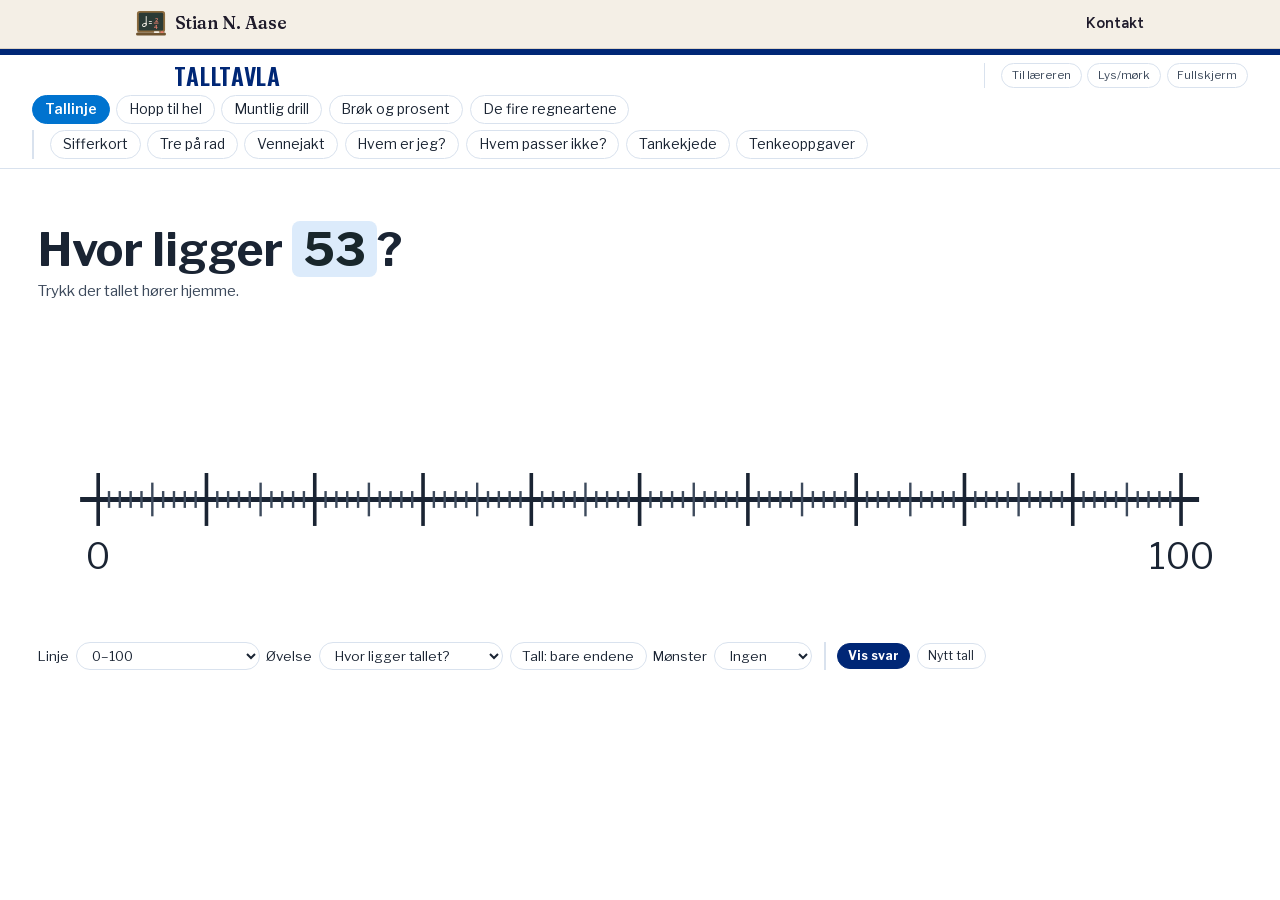
<file: laerer/talltavla.html>
<!DOCTYPE html>
<html lang="nb">
<head>
<meta charset="utf-8">
<meta name="viewport" content="width=device-width, initial-scale=1">
<title>Talltavla</title>
<style>
/* FONTER (16.09.26): Libre Franklin og Oswald, selvhostet som base64, hentet ordrett fra SkoleBot-sida
   (07 ki.ttskole.no (kilde)/side-1895-Start-innhold.html). Talltavla følger SkoleBots hvit/blå-profil etter
   Stians bestilling 16.09.26 (erstattet DM Sans/Playfair og den varme paletten). Ingen eksterne kall. */
@font-face{font-family:'Libre Franklin';font-style:normal;font-weight:400 700;font-display:swap;src:url([data-uri]) format('woff2');unicode-range:U+0000-00FF,U+0131,U+0152-0153,U+02BB-02BC,U+02C6,U+02DA,U+02DC,U+0304,U+0308,U+0329,U+2000-206F,U+20AC,U+2122,U+2191,U+2193,U+2212,U+2215,U+FEFF,U+FFFD;}
@font-face{font-family:'Oswald';font-style:normal;font-weight:500 700;font-display:swap;src:url([data-uri]) format('woff2');unicode-range:U+0000-00FF,U+0131,U+0152-0153,U+02BB-02BC,U+02C6,U+02DA,U+02DC,U+0304,U+0308,U+0329,U+2000-206F,U+20AC,U+2122,U+2191,U+2193,U+2212,U+2215,U+FEFF,U+FFFD;}
</style>
<style>
/* Palett (16.09.26): SkoleBot/Lærerrommet-profilen – hvit flate, TT-blå #002776 og lysblå #0073CF.
   --c er en mørk oker for det som må skille seg fra blått (landingstall, funnet-brikker, kjedeledd). */
:root{
  --bg:#FFFFFF; --surface:#F4F7FB; --ink:#1A2433; --muted:#3D4A5C; --line:#D9E2EE;
  --a:#002776; --b:#0073CF; --c:#8A6508; --hl:#DCEBFB; --btn:#EEF4FB;
}
@media (prefers-color-scheme: dark){
  :root:not([data-theme="light"]){
    --bg:#0F1B33; --surface:#1B2A47; --ink:#F4F7FB; --muted:#B7C3D6; --line:#2E4266;
    --a:#9EC1F0; --b:#5EA8F2; --c:#E3B94D; --hl:#BFD8F5; --btn:#213556;
  }
}
:root[data-theme="dark"]{
  --bg:#0F1B33; --surface:#1B2A47; --ink:#F4F7FB; --muted:#B7C3D6; --line:#2E4266;
  --a:#9EC1F0; --b:#5EA8F2; --c:#E3B94D; --hl:#BFD8F5; --btn:#213556;
}
*{box-sizing:border-box}
html,body{margin:0}
body{
  background:var(--bg); color:var(--ink);
  font-family:"Libre Franklin", "Segoe UI", Arial, sans-serif;
  font-size:clamp(15px,min(1.15vw,2.2vh),20px); line-height:1.35;
  min-height:100vh;
}
/* Banneret er krom, ikke innhold (16.09.26 kveld, Stians tilbakemelding om størrelsesforhold):
   fast, mindre skrift enn resten av sida, og fanene på egen rad under merke og verktøyknapper. */
header.ttu-topbanner{
  display:grid; grid-template-columns:1fr auto; grid-template-areas:"brand tools" "nav nav";
  align-items:center; column-gap:1.5rem; row-gap:.45rem;
  padding:.55rem clamp(1rem,3vw,2rem) .55rem; background:var(--bg);
  border-top:6px solid var(--a); border-bottom:1px solid var(--line);
  font-size:clamp(14px,.9vw,17px);
}
.brand{grid-area:brand}
.tools{grid-area:tools}
header.ttu-topbanner nav{grid-area:nav}
.brand{display:flex; align-items:center; gap:.9rem; line-height:1.15}
.brand .logo{color:var(--a); width:clamp(120px,10vw,170px); flex:0 0 auto; line-height:0}
.brand .logo svg{width:100%; height:auto; display:block}
.brand .tittel{display:flex; flex-direction:column}
h1{margin:0; font-family:"Oswald", "Libre Franklin", sans-serif; font-weight:600; font-size:1.7em; text-transform:uppercase; letter-spacing:.03em; color:var(--a); line-height:1}
.about h2{font-family:"Oswald", "Libre Franklin", sans-serif; text-transform:uppercase; letter-spacing:.02em; color:var(--a); margin:0; font-size:1.7em}
.foot{max-width:1500px; margin:0 auto; padding:.4rem clamp(1rem,3vw,2.5rem) .9rem; color:var(--muted); font-size:.75em; border-top:1px solid var(--line)}
.about p,.about li{margin:.25em 0; max-width:70ch}
.about ul{margin:.2em 0 .4em; padding-left:1.2em}
.about h3{margin:.6em 0 0; font-size:1.05em}
nav{display:flex; flex-wrap:wrap; gap:.35rem .4rem}
.tools{display:flex; gap:.35rem; justify-self:end; align-items:center; padding-left:1rem; border-left:1px solid var(--line)}
/* Verktøyknappene er sjeldne valg for læreren, ikke faner. De står lavere i støy (20.09.26). */
.tools button{font-size:.82em; padding:.25em .7em; color:var(--muted); background:transparent}
.tools button:hover{color:var(--ink); border-color:var(--b); background:var(--btn)}
header.ttu-topbanner button{padding:.3em .85em}
button,select,input{
  font:inherit; color:var(--ink); background:var(--bg);
  border:1.5px solid var(--line); border-radius:999px; padding:.3em .85em; cursor:pointer;
}
input{cursor:text; width:6em; background:var(--surface); border-color:var(--line)}
button:hover{border-color:var(--b); background:var(--btn)}
button:focus-visible,select:focus-visible,input:focus-visible{outline:3px solid var(--a); outline-offset:2px}
nav button[aria-current="true"]{background:var(--b); border-color:var(--b); color:var(--bg); font-weight:600}
button.main{background:var(--a); border-color:var(--a); color:var(--bg); font-weight:700}
/* Luft under banneret og nedskalerte visningsstørrelser (17.09.26, Stian: «overdimensjonert», «mer luft før tavla») */
main{max-width:1500px; margin:0 auto; padding:clamp(1.6rem,6vh,4rem) clamp(1rem,3vw,2.5rem) clamp(.6rem,2vh,1.5rem)}
.prompt{
  font-size:clamp(1.28rem,min(3.6vw,5.6vh),3.04rem); font-weight:700; line-height:1.15;
  min-height:1.2em; margin:0 0 .2rem;
}
.prompt .num{background:var(--hl); color:#18262B; padding:0 .25em; border-radius:8px}
.hint{color:var(--muted); margin:.2rem 0 1.1rem}
.controls{display:flex; flex-wrap:wrap; gap:.4rem; align-items:center; margin-top:.6rem; font-size:.9em}
.controls label{display:flex; align-items:center; gap:.4rem}
.sep{width:2px; align-self:stretch; background:var(--line); margin:0 .3rem}
svg{width:100%; height:auto; max-height:38vh; display:block; touch-action:manipulation; -webkit-user-select:none; user-select:none}
.axis{stroke:var(--ink); stroke-width:4}
.tick{stroke:var(--muted); stroke-width:2}
.tick.major{stroke:var(--ink); stroke-width:3}
.lbl{fill:var(--ink); font-size:30px; text-anchor:middle; font-family:inherit}
.mk line{stroke-width:4}
.mk circle{stroke:var(--bg); stroke-width:3}
.mk text{font-size:36px; font-weight:700; text-anchor:middle; font-family:inherit}
.mk.a line{stroke:var(--a)} .mk.a circle,.mk.a text{fill:var(--a)}
.mk.b line{stroke:var(--b)} .mk.b circle,.mk.b text{fill:var(--b)}
.mk.c line{stroke:var(--c)} .mk.c circle,.mk.c text{fill:var(--c)}
.arc{fill:none; stroke:var(--b); stroke-width:4}
.bpdel{fill:var(--btn); stroke:var(--muted); stroke-width:2}
.bpdel.fylt{fill:var(--b); stroke:var(--a)}
.bpstrek{stroke:var(--muted); stroke-width:1; opacity:.6}
.bphel{stroke:var(--ink); stroke-width:4}
.arctxt{fill:var(--b); font-size:34px; font-weight:700; text-anchor:middle; font-family:inherit}
.land{fill:var(--c); font-size:32px; font-weight:700; text-anchor:middle; font-family:inherit}
.leder{stroke:var(--b); stroke-width:2; stroke-dasharray:4 5}
.hitarea{fill:transparent; cursor:crosshair}
/* Mønstermerker (17.09.26): partall, oddetall eller primtall markert på strekene */
.pm line{stroke:var(--c); stroke-width:5}
.pm circle{fill:var(--c)}

/* Sifferkort */
.cardzone{display:flex; align-items:center; gap:1.5rem; flex-wrap:wrap}
.bigcard{
  height:clamp(90px,20vh,200px); aspect-ratio:3/4; border-radius:16px;
  display:grid; place-items:center; font-size:clamp(2.64rem,min(7.04vw,11.44vh),6.16rem); font-weight:700;
  background:var(--surface); border:3px solid var(--ink);
}
.bigcard.empty{border-style:dashed; color:var(--muted); font-size:1.2rem; text-align:center; padding:.5rem}
.rows{display:grid; gap:.6rem; margin-top:.8rem}
.row{display:flex; align-items:center; gap:1rem; flex-wrap:wrap}
.row h3{margin:0; min-width:5.5em; font-size:1.3em}
.slots{display:flex; gap:.6rem}
.slot{
  width:clamp(80px,9vw,130px); padding:0; border-radius:14px; background:var(--surface);
  border:3px solid var(--line); display:flex; flex-direction:column; align-items:center;
}
.slot .pv{font-size:1rem; color:var(--muted); padding-top:.3rem; font-weight:700}
.slot .d{font-size:clamp(2.11rem,min(5.28vw,8.8vh),4.58rem); font-weight:700; line-height:1.15; min-height:1.15em}
.slot.ready{border-color:var(--a)}
.rowval{font-size:1.4em; color:var(--muted); min-width:4em}
.verdict{font-size:clamp(1.28rem,min(3.6vw,5.6vh),2.88rem); font-weight:700; min-height:1.2em; margin-top:.5rem}

/* Drill */
.cats{display:flex; flex-wrap:wrap; gap:.3rem .9rem; margin-bottom:.6rem}
.cats label{display:flex; align-items:center; gap:.35rem; cursor:pointer}
.cats input{width:1.2em; height:1.2em}
.catgrp{display:flex; flex-wrap:wrap; gap:.3rem .9rem; align-items:center; width:100%}
.catgrp .gnavn{color:var(--muted); font-weight:600}
.komma{font-size:2rem; font-weight:700; align-self:flex-end; padding-bottom:.35rem}
.drillcard{
  background:var(--surface); border:3px solid var(--line); border-radius:20px;
  padding:clamp(1rem,3vh,2.5rem) clamp(1rem,4vw,3rem); min-height:36vh;
  display:flex; flex-direction:column; justify-content:center; gap:1.5rem;
}
.dq{font-size:clamp(1.76rem,min(6.16vw,9.68vh),5.28rem); font-weight:700; line-height:1.1}
.da{font-size:clamp(1.41rem,min(4.4vw,7.04vh),3.7rem); font-weight:700; color:var(--c)}
.da.hidden{visibility:hidden}
.keys{color:var(--muted); margin:.4rem 0 0}
kbd{font:inherit; border:2px solid var(--line); border-radius:6px; padding:0 .35em}
nav{gap:.35rem .5rem}
nav .grp{display:flex; flex-wrap:wrap; gap:.4rem}
nav .grp + .grp{padding-left:1rem; border-left:2px solid var(--line)}

/* Brikker og rutenett */
.tiles{display:grid; gap:.5rem; max-width:1000px}
.tile{
  font-size:clamp(1.32rem,min(3.17vw,5.72vh),2.64rem); font-weight:700; background:var(--surface);
  border:3px solid var(--line); border-radius:14px; padding:.3em .2em; line-height:1.15;
}
.tile:disabled{opacity:1; cursor:default; color:inherit}
.tile.sel{border-color:var(--a); background:var(--a); color:var(--bg)}
.tile.found{background:var(--c); border-color:var(--c); color:var(--bg)}
.tile.pa{background:var(--a); border-color:var(--a); color:var(--bg)}
.tile.pb{background:var(--b); border-color:var(--b); color:var(--bg)}
.tile.win{outline:5px solid var(--ink); outline-offset:2px}
.tile small{font-size:.55em; font-weight:400}
.g4{grid-template-columns:repeat(4,1fr)}
.g3{grid-template-columns:repeat(3,1fr); max-width:950px}
.g3 .tile{font-size:clamp(0.97rem,min(2.11vw,3.7vh),1.85rem); min-height:clamp(4rem,17vh,6.5rem)}
.status{font-size:1.3em; font-weight:700; min-height:1.35em; margin:.5rem 0 0}
.komigang{border-left:4px solid var(--b); background:var(--surface); padding:.55rem .9rem; border-radius:0 6px 6px 0}
.overlay{position:fixed; inset:0; background:rgba(0,0,0,.6); display:grid; place-items:center; padding:1rem; z-index:10}
.overlay[hidden]{display:none}
.ovbox{background:var(--bg); border:3px solid var(--line); border-radius:20px; padding:clamp(1.5rem,4vw,3rem); max-width:950px; width:100%; display:grid; gap:1.2rem}
.clues{list-style:none; padding:0; margin:0; display:grid; gap:.4rem}
.clues li{font-size:clamp(0.96rem,min(2.56vw,4.4vh),2.08rem); font-weight:700; background:var(--surface); border-left:8px solid var(--a); padding:.35em .7em; border-radius:8px}
.reasons{font-size:clamp(0.88rem,min(1.92vw,3.2vh),1.52rem); margin:.6rem 0 0; padding-left:1.2em}
.reasons li{margin:.3em 0}
.chain{font-size:clamp(1.2rem,min(3.2vw,5.6vh),2.72rem); font-weight:700; display:flex; flex-wrap:wrap; gap:.3em .45em; align-items:center; margin:.6rem 0}
.chain .op{background:var(--btn); border-radius:10px; padding:.05em .4em; display:inline-flex; flex-direction:column; align-items:center}
.chain .mid{color:var(--c); font-size:.7em; min-height:1.15em}
.chain .arrow{color:var(--muted)}
.bigtext{font-size:clamp(1.12rem,min(3.2vw,5.2vh),2.56rem); font-weight:700; line-height:1.25; margin:0}
#hjTime.skjult{visibility:hidden}
.rutenett .annot .gammel{text-decoration:line-through; opacity:.55; margin-right:.2em; font-weight:600}
@media (max-width:600px){ .g4{grid-template-columns:repeat(2,1fr)} }
@media (max-width:700px){ header.ttu-topbanner{grid-template-columns:1fr; grid-template-areas:"brand" "tools" "nav"} .tools{justify-self:start} }
@media (prefers-reduced-motion: no-preference){
  .da{transition:opacity .15s} .da.hidden{opacity:0}
}
/* ---------- De fire regneartene ---------- */
.opp{display:flex; flex-direction:column; align-items:center; gap:0; margin:1.2rem 0 .4rem}
.oppfigur{position:relative}
/* Buene tegnes over oppstillingen, fra tallet vi tar til tallet det skal regnes med (20.09.26) */
.pilelag{position:absolute; inset:0; width:100%; height:100%; overflow:visible; pointer-events:none}
.pilelag path{fill:none; stroke:var(--c); stroke-width:3.5; stroke-linecap:round}
.pilelag polygon{fill:var(--c); stroke:none}
.rutenett{display:grid; gap:0 .1em; font-variant-numeric:tabular-nums;
  font-size:clamp(2rem,min(7vw,12vh),5.5rem); font-weight:700; line-height:1.05}
.rutenett.mange{font-size:clamp(1.4rem,min(4.5vw,7.5vh),3.4rem)}
.controls label[hidden]{display:none}
.rutenett .celle{min-width:1.15em; text-align:center; padding:0 .06em}
.rutenett .plassnavn{font-size:.3em; font-weight:600; color:var(--muted); letter-spacing:.08em; text-align:center}
.rutenett .annot{font-size:.42em; min-height:1.5em; text-align:center; color:var(--c); font-weight:700}
/* Streken settes på skrå over øvre høyre del av sifferet, slik lærerne gjør det:
   det er bare en del av tallet som lånes bort. */
.rutenett .strukket{position:relative; display:inline-block}
.rutenett .strukket::after{content:''; position:absolute; right:.0em; top:.44em; width:.62em; height:.07em;
  background:var(--c); border-radius:.04em; transform:rotate(33deg); transform-origin:50% 50%}
.rutenett .op{text-align:right; padding-right:.15em; color:var(--muted)}
.rutenett .strek{border-top:6px solid var(--ink); height:0; margin:.12em 0}
.rutenett .svar{color:var(--a)}
.rutenett .aktiv{background:var(--hl); border-radius:10px}
.rutenett .del{color:var(--muted)}
.rutenett .understrek{border-bottom:5px solid var(--ink)}
.rutenett .annot{white-space:nowrap}
.rutenett .celle{position:relative}
.stykkelinje{font-size:clamp(1.6rem,min(5vw,9vh),3.6rem); font-weight:700; text-align:center; letter-spacing:.06em}
.stykkelinje .asiffer{position:relative; display:inline-block; min-width:.72em; border-radius:8px}
.stykkelinje .asiffer.aktiv{background:var(--hl)}
.stykkelinje .op{color:var(--muted)}
.utregning{margin-top:.6rem; display:flex; flex-direction:column; align-items:center; gap:.15em;
  font-size:clamp(1.1rem,min(3.2vw,5.5vh),2.1rem); font-weight:600}
.utregning .imente{color:var(--c)}
.utregning .skrives{color:var(--a); text-decoration:underline; text-underline-offset:.18em}
.rutenett .celle.spill, .stykkelinje .asiffer.spill{background:var(--hl); border-radius:8px}
.pil.opp{position:absolute; bottom:-.95em; left:50%; transform:translateX(-50%); font-size:.45em; color:var(--c); line-height:1}
.stykkelinje{padding-bottom:.5em}
.rutenett .celle{padding-bottom:.12em}
.stykkelinje .asiffer{position:relative}
.rutenett .pil{position:absolute; top:-.62em; left:50%; transform:translateX(-50%); font-size:.55em; color:var(--c); line-height:1}
.rutenett .komma{min-width:.45em}
.regnestripe{font-size:clamp(1.3rem,min(4vw,6vh),2.6rem); font-weight:700; color:var(--a); text-align:center; margin:.2rem 0 0}
.rutenett .laant{outline:3px dashed var(--c); outline-offset:2px; border-radius:8px}
.forklaring{min-height:3.2em; font-size:clamp(1rem,2.4vw,1.5rem); max-width:60ch; margin:.4rem auto 0; text-align:center}
.feilboks{border:3px dashed var(--c); border-radius:16px; padding:.8rem 1rem; margin:1rem auto; max-width:60ch;
  background:var(--surface); font-size:clamp(.95rem,2.2vw,1.25rem)}
.skissenote{border-top:2px solid var(--line); margin-top:2rem; padding-top:1rem; color:var(--muted);
  max-width:80ch; font-size:.95rem}
.skissenote h3{color:var(--ink); margin:.6rem 0 .3rem}


/* Til læreren i to lag (22.09.26): kortversjon øverst, resten under «Alt om tavla» */
#aboutOverlay details.altom{margin-top:.5rem}
#aboutOverlay details.altom>summary{cursor:pointer; font-weight:700; font-size:1.05em; padding:.35rem 0; list-style:none}
#aboutOverlay details.altom>summary::-webkit-details-marker{display:none}
#aboutOverlay details.altom>summary::before{content:'▸ '}
#aboutOverlay details.altom[open]>summary::before{content:'▾ '}

/* Ferdige drillblandinger (22.09.26) */
.blandinger{display:flex; flex-wrap:wrap; gap:.35rem .5rem; align-items:center; margin-bottom:.5rem}
.blandinger .gnavn{color:var(--muted); font-weight:600; margin-right:.3rem}
.blandinger button{font-size:.9em}
.blandinger .nullstill{margin-left:.6rem; color:var(--muted)}
.blandinger .nullstill:hover{color:var(--ink)}
/* Storskjerm (22.09.26, Stian: tavla speiles fra Macen, bruk mer av flata, luftig). Gjelder bare fra 1600 px,
   så MacBook-visningen (1280 og 1440) er urørt. */
@media (min-width:1600px){
  body{font-size:clamp(20px,min(1.3vw,2.4vh),27px)}
  header.ttu-topbanner{font-size:clamp(16px,1.05vw,22px)}
  main{max-width:1800px; padding-top:clamp(2rem,5vh,3.5rem)}
  .prompt{font-size:clamp(2rem,min(3.4vw,5.6vh),3.9rem)}
  .drillcard{min-height:40vh; gap:2rem}
  .dq{font-size:clamp(3rem,min(6vw,11vh),7rem)}
  .da{font-size:clamp(2rem,min(4.2vw,7.5vh),5rem)}
  .tiles{max-width:1500px; gap:.7rem}
  .tile{font-size:clamp(1.8rem,min(3vw,5.6vh),3.4rem)}
  .g3{max-width:1500px}
  .g3 .tile{font-size:clamp(1.5rem,min(2.5vw,4.4vh),3rem); min-height:clamp(6rem,21vh,10rem)}
  .bigcard{height:clamp(140px,26vh,300px); font-size:clamp(4rem,min(8vw,13vh),8rem)}
  .slot{width:clamp(110px,10vw,200px)}
  .slot .d{font-size:clamp(3rem,min(6vw,10vh),6.5rem)}
  .slot .pv{font-size:1.2rem}
  .row h3{font-size:1.5em}
  .rows{gap:1rem}
  .verdict{font-size:clamp(2rem,min(3.6vw,6vh),3.8rem)}
  .clues li{font-size:clamp(1.5rem,min(2.6vw,4.6vh),2.8rem)}
  .reasons{font-size:clamp(1.2rem,min(1.9vw,3.4vh),2rem)}
  .chain{font-size:clamp(1.8rem,min(3.2vw,5.8vh),3.6rem)}
  .bigtext{font-size:clamp(1.6rem,min(3.2vw,5.4vh),3.3rem)}
  svg{max-height:44vh}
  .rutenett{font-size:clamp(3rem,min(7vw,12.5vh),6.5rem)}
  .rutenett.mange{font-size:clamp(2rem,min(4.5vw,8vh),4rem)}
  .stykkelinje{font-size:clamp(2.2rem,min(5vw,9vh),4.4rem)}
  .utregning{font-size:clamp(1.5rem,min(3.2vw,5.5vh),2.6rem)}
  .regnestripe{font-size:clamp(1.8rem,min(4vw,6.5vh),3.2rem)}
  .forklaring{font-size:clamp(1.3rem,2.2vw,1.9rem)}
  .feilboks{font-size:clamp(1.2rem,2vw,1.6rem)}
  .status{font-size:1.35em}
  .ovbox{max-width:1150px}
}
</style>
<style>.sa-lisens{font-size:.85em;color:var(--muted)}</style>
<link rel="stylesheet" href="../fonter/fonter.css">
<style id="sa-ramme">
/* Felles topplinje på stianaase.no (06.10.26), lik Piano. Lagt inn av verktoy-vask.py. */
.sa-topp{--sa-papir:#f4efe6;--sa-blekk:#1f1b2b;--sa-linje:#ddd3c4;--sa-rod:#b3322a;background:var(--sa-papir);
  border-bottom:1px solid var(--sa-linje);font:600 16px/1.4 "Figtree",system-ui,-apple-system,"Segoe UI",sans-serif;
  letter-spacing:normal;word-spacing:normal}
.sa-topp .sa-wrap{max-width:1040px;margin:0 auto;padding:.55rem 16px;display:flex;align-items:center;justify-content:space-between;gap:1rem}
.sa-topp a{color:var(--sa-blekk);text-decoration:none}
.sa-topp a:hover{color:var(--sa-rod)}
.sa-topp a:focus-visible{outline:3px solid var(--sa-rod);outline-offset:2px;border-radius:4px}
.sa-topp .sa-merke{display:inline-flex;align-items:center;gap:.55rem;font-family:"Fraunces",Georgia,serif;font-size:1.1rem}
.sa-topp .sa-merke svg{width:30px;height:30px;flex:none}
.sa-topp nav{display:flex;gap:1rem;font-size:.95rem}
@media (prefers-color-scheme: dark){:root:not([data-theme="light"]) .sa-topp{--sa-papir:#17141f;--sa-blekk:#f1ebe0;--sa-linje:#3a3446;--sa-rod:#e7705f}}
:root[data-theme="dark"] .sa-topp{--sa-papir:#17141f;--sa-blekk:#f1ebe0;--sa-linje:#3a3446;--sa-rod:#e7705f}
:root:fullscreen .sa-topp{display:none}
@media print{.sa-topp{display:none}}
</style>
</head>
<body>
<header class="sa-topp"><div class="sa-wrap"><a class="sa-merke" href="../"><svg viewBox="0 0 32 32" role="img" aria-label="Kritt-tavle: en halvnote er lik to fjerdedeler"><rect x="1" y="2" width="30" height="23" rx="3" fill="#8a6a3e"/><rect x="3" y="4" width="26" height="19" rx="1.5" fill="#2b3a35"/><rect x="0" y="25" width="32" height="3.2" rx="1.6" fill="#6f5430"/><rect x="19" y="23.6" width="6" height="2" rx="1" fill="#f4efe6"/><rect x="26" y="23.8" width="3.6" height="1.8" rx=".9" fill="#e8806f"/><ellipse cx="9" cy="17" rx="2.1" ry="1.55" transform="rotate(-20 9 17)" fill="none" stroke="#f4efe6" stroke-width="1"/><path d="M10.9 16.7 V8" stroke="#f4efe6" stroke-width="1" stroke-linecap="round"/><text x="15.6" y="17.2" text-anchor="middle" font-family="Figtree, sans-serif" font-weight="600" font-size="8" fill="#f4efe6">=</text><text x="21.5" y="13.4" text-anchor="middle" font-family="Figtree, sans-serif" font-weight="600" font-size="6" fill="#e8806f">2</text><path d="M19 15 H24" stroke="#e8806f" stroke-width="1"/><text x="21.5" y="20.8" text-anchor="middle" font-family="Figtree, sans-serif" font-weight="600" font-size="6" fill="#e8806f">4</text></svg>Stian N. Aase</a><nav aria-label="Hovedmeny"><a href="../#kontakt">Kontakt</a></nav></div></header>

<header class="ttu-topbanner">
  <div class="brand"><span class="logo"></span><div class="tittel"><h1>Talltavla</h1></div></div>
  <nav aria-label="Aktiviteter">
    <div class="grp">
      <button data-tab="tallinje" aria-current="true">Tallinje</button>
      <button data-tab="hopp" aria-current="false">Hopp til hel</button>
      <button data-tab="drill" aria-current="false">Muntlig drill</button>
      <button data-tab="brok" aria-current="false">Brøk og prosent</button>
      <button data-tab="regn" aria-current="false">De fire regneartene</button>
    </div>
    <div class="grp">
      <button data-tab="siffer" aria-current="false">Sifferkort</button>
      <button data-tab="tre" aria-current="false">Tre på rad</button>
      <button data-tab="jakt" aria-current="false">Vennejakt</button>
      <button data-tab="hvem" aria-current="false">Hvem er jeg?</button>
      <button data-tab="utmed" aria-current="false">Hvem passer ikke?</button>
      <button data-tab="kjede" aria-current="false">Tankekjede</button>
      <button data-tab="tenk" aria-current="false">Tenkeoppgaver</button>
    </div>
  </nav>
  <div class="tools">
    <button id="aboutBtn">Til læreren</button>
    <button id="themeBtn">Lys/mørk</button>
    <button id="fsBtn">Fullskjerm</button>
  </div>
</header>

<main>
  <!-- TALLINJE -->
  <section class="panel" id="tallinje">
    <p class="prompt" id="tlPrompt"></p>
    <p class="hint" id="tlHint"></p>
    <svg id="tlSvg" viewBox="0 0 1000 260" role="img" aria-label="Tallinje"></svg>
    <div class="controls">
      <label>Linje
        <select id="tlMax"><option value="20">0–20</option><option value="100" selected>0–100</option><option value="1000">0–1000</option><option value="-10:10">−10 til 10</option><option value="-50:50">−50 til 50</option><option value="des1">0–1 med tideler</option><option value="des2">0–1 med hundredeler</option><option value="des3">0–2 med tideler</option><option value="brok">0–1 med brøk</option></select>
      </label>
      <label>Øvelse
        <select id="tlMode">
          <option value="plasser">Hvor ligger tallet?</option>
          <option value="anslaa">Hvilket tall er merket?</option>
          <option value="fri">Fri tavle</option>
        </select>
      </label>
      <button id="tlLabels"></button>
      <label>Mønster
        <select id="tlPattern"><option value="">Ingen</option><option value="par">Partall</option><option value="odde">Oddetall</option><option value="prim">Primtall</option></select>
      </label>
      <span class="sep"></span>
      <span id="tlActions" class="controls" style="margin:0"></span>
    </div>
  </section>

  <!-- HOPP -->
  <section class="panel" id="hopp" hidden>
    <p class="prompt" id="hpPrompt"></p>
    <p class="hint" id="hpHint">Hopp til neste hele tier, så videre. Summen av hoppene er vennetallet.</p>
    <svg id="hpSvg" viewBox="0 0 1000 300" role="img" aria-label="Tallinje med hopp"></svg>
    <div class="controls">
      <label>Mål
        <select id="hpTarget"><option value="10">10</option><option value="20">20</option><option value="100" selected>100</option><option value="1000">1000</option><option value="d1">1 (desimaltall)</option><option value="d10">10 (desimaltall)</option></select>
      </label>
      <label>Start <input id="hpStart" type="number" min="0"></label>
      <button id="hpNew">Nytt starttall</button>
      <span class="sep"></span>
      <button id="hpNext" class="main">Neste hopp</button>
      <button id="hpReset">Start på nytt</button>
    </div>
  </section>

  <section class="panel" id="regn" hidden>
    <p class="prompt" id="opTittel">Regn under hverandre</p>
    <p class="hint" id="opHint"></p>

    <div class="opp"><div class="oppfigur" id="opFigur"><div class="rutenett" id="opRutenett"></div><svg class="pilelag" id="opPilelag" aria-hidden="true"></svg></div></div>
    <p class="regnestripe" id="opStripe" hidden></p>
    <p class="forklaring" id="opForklaring"></p>
    <div class="feilboks" id="opFeilboks" hidden></div>

    <div class="controls">
      <label>Regneart
        <select id="opValgOp">
          <option value="sub" selected>subtraksjon</option>
          <option value="add">addisjon</option>
          <option value="mul">multiplikasjon</option>
          <option value="div">divisjon</option>
        </select>
      </label>
      <label>Tall
        <select id="opValgTall">
          <option value="2">tosifret</option>
          <option value="3" selected>tresifret</option>
          <option value="des">desimaltall</option>
        </select>
      </label>
      <label id="opLblMetode" hidden>Metode
        <select id="opValgMetode">
          <option value="mente" selected>mente</option>
          <option value="del">delprodukter</option>
        </select>
      </label>
      <label id="opLblMed">Låne/veksle
        <select id="opValgVeksling">
          <option value="med" selected>med</option>
          <option value="uten">uten</option>
          <option value="null">gjennom null</option>
        </select>
      </label>
      <span class="sep"></span>
      <button id="opSteg" class="main">Neste steg</button>
      <button id="opAlt">Vis hele utregningen</button>
      <button id="opFeil">Vis en vanlig feil</button>
      <button id="opNy">Nytt regnestykke</button>
      <button id="opMark" aria-pressed="false">Merk for mer øving</button>
      <button id="opKopier">Kopier til notater</button>
      <label id="opLblMerkede" hidden>Merkede stykker <select id="opMerkede"></select></label>
    </div>
    <p class="keys"><kbd>&rarr;</kbd> eller <kbd>Mellomrom</kbd> gir neste steg, <kbd>N</kbd> gir nytt stykke, <kbd>M</kbd> merker.</p>
  </section>

  <!-- SIFFERKORT -->
  <section class="panel" id="siffer" hidden>
    <div class="controls" style="margin:0 0 1.2rem">
      <label>Sifre
        <select id="sfN"><option value="2">2 (T E)</option><option value="3" selected>3 (H T E)</option><option value="3d">3 med komma (E , t h)</option></select>
      </label>
      <label>Den som får
        <select id="sfGoal"><option value="max">størst tall</option><option value="min">minst tall</option></select>
        vinner
      </label>
      <button id="sfReset">Nytt spill</button>
    </div>
    <div class="cardzone">
      <div class="bigcard empty" id="sfCard">Trekk et kort</div>
      <div>
        <button id="sfDraw" class="main">Trekk kort</button>
        <p class="hint" style="margin-top:.6rem">Trykk der sifferet skal stå. Det kan ikke flyttes.</p>
      </div>
    </div>
    <div class="rows" id="sfRows"></div>
    <div class="verdict" id="sfVerdict"></div>
  </section>

  <!-- DRILL -->
  <section class="panel" id="drill" hidden>
    <div class="blandinger" id="drBland"></div>
    <div class="cats" id="drCats"></div>
    <div class="drillcard">
      <div class="dq" id="drQ"></div>
      <div class="da hidden" id="drA"></div>
    </div>
    <div class="controls">
      <button id="drShow">Vis svar</button>
      <button id="drNext" class="main">Neste</button>
      <button id="drMark" aria-pressed="false">Merk for mer øving</button>
      <button id="drKopier">Kopier til notater</button>
    </div>
    <p class="keys"><kbd>Mellomrom</kbd> viser svar, <kbd>→</kbd> gir neste, <kbd>M</kbd> merker.</p>
  </section>

  <!-- BRØK OG PROSENT -->
  <section class="panel" id="brok" hidden>
    <p class="prompt" id="bpPrompt"></p>
    <p class="hint" id="bpHint"></p>
    <svg id="bpSvg" viewBox="0 0 1000 320" role="img" aria-label="Figur og tallinje som viser tallet"></svg>
    <div class="controls">
      <label>Vis
        <select id="bpStart">
          <option value="tilfeldig" selected>tilfeldig</option>
          <option value="brok">brøk</option>
          <option value="des">desimaltall</option>
          <option value="pst">prosent</option>
          <option value="figur">bare figuren</option>
        </select>
      </label>
      <label>Tall
        <select id="bpSett">
          <option value="vanlige" selected>halve, fjerdedeler, femtedeler og tideler</option>
          <option value="flere">tredjedeler, åttedeler og hundredeler</option>
          <option value="over">tall over 1</option>
        </select>
      </label>
      <span class="sep"></span>
      <button id="bpShow">Vis svar</button>
      <button id="bpNext" class="main">Neste</button>
      <button id="bpMark" aria-pressed="false">Merk for mer øving</button>
      <button id="bpKopier">Kopier til notater</button>
    </div>
    <p class="keys"><kbd>Mellomrom</kbd> viser svar, <kbd>→</kbd> gir neste, <kbd>M</kbd> merker.</p>
  </section>

  <!-- TRE PÅ RAD -->
  <section class="panel" id="tre" hidden>
    <p class="hint">Velg en rute og svar. Riktig gir ruta. Tre på rad vinner.</p>
    <div class="tiles g3" id="t3Grid"></div>
    <p class="status" id="t3Status"></p>
    <div class="controls"><button id="t3New">Nytt brett</button></div>
    <div class="overlay" id="t3Overlay" hidden>
      <div class="ovbox" role="dialog" aria-modal="true" aria-labelledby="ovQ">
        <p class="status" id="ovTurn" style="margin:0"></p>
        <div class="dq" id="ovQ"></div>
        <div class="da hidden" id="ovA"></div>
        <div class="controls" style="margin:0">
          <button id="ovShow">Vis svar</button>
          <button id="ovRight" class="main">Riktig, ta ruta</button>
          <button id="ovWrong">Ikke riktig, turen går videre</button>
          <button id="ovCancel">Avbryt</button>
        </div>
      </div>
    </div>
  </section>

  <!-- VENNEJAKT -->
  <section class="panel" id="jakt" hidden>
    <p class="prompt" id="hjPrompt"></p>
    <p class="hint">Trykk på to tall som blir målet. Pass på fellene.</p>
    <div class="tiles g4" id="hjGrid"></div>
    <p class="status" id="hjMsg"></p>
    <div class="controls">
      <label>Mål
        <select id="hjTarget"><option value="100">100</option><option value="1000">1000</option><option value="1">1 (desimaltall)</option></select>
      </label>
      <span class="bigtext skjult" id="hjTime" style="font-size:1.6em" aria-live="off">0:00</span>
      <button id="hjKlokke" aria-pressed="false">Klokke: skjult</button>
      <button id="hjNew" class="main">Nytt brett</button>
    </div>
  </section>

  <!-- HVEM ER JEG -->
  <section class="panel" id="hvem" hidden>
    <p class="prompt" id="hvPrompt">Hvem er jeg?</p>
    <p class="hint" id="hvHint">Et tall mellom 10 og 100. Én ledetråd om gangen. Hvor få trenger dere?</p>
    <ul class="clues" id="hvClues"></ul>
    <div class="controls">
      <label>Tall
        <select id="hvSet">
          <option value="100" selected>10–100</option>
          <option value="1000">100–1000</option>
          <option value="fakt">delelighet og primtall</option>
        </select>
      </label>
      <span class="sep"></span>
      <button id="hvNext" class="main">Neste ledetråd</button>
      <button id="hvReveal">Vis tallet</button>
      <button id="hvNew">Nytt tall</button>
    </div>
  </section>

  <!-- HVEM PASSER IKKE -->
  <section class="panel" id="utmed" hidden>
    <p class="prompt">Hvem passer ikke inn?</p>
    <p class="hint">Finn en grunn. Helst flere.</p>
    <div class="tiles g4" id="wbGrid"></div>
    <div id="wbReasons"></div>
    <div class="controls">
      <label>Tall
        <select id="wbSet">
          <option value="hel" selected>hele tall</option>
          <option value="bdp">brøk, desimaltall og prosent</option>
          <option value="neg">negative tall og kvadrattall</option>
        </select>
      </label>
      <span class="sep"></span>
      <button id="wbShow">Vis forslag</button>
      <button id="wbNext" class="main">Neste sett</button>
    </div>
  </section>

  <!-- TANKEKJEDE -->
  <section class="panel" id="kjede" hidden>
    <p class="prompt">Tankekjede</p>
    <p class="hint">Regn i hodet, ett ledd om gangen.</p>
    <div class="chain" id="kcChain"></div>
    <div class="controls">
      <label>Regnearter
        <select id="kcSet">
          <option value="hel" selected>pluss, minus, doble og halvere</option>
          <option value="gange">gange og dele</option>
          <option value="neg">negative tall</option>
          <option value="des">desimaltall</option>
        </select>
      </label>
      <label>Ledd
        <select id="kcLen"><option>3</option><option selected>4</option><option>5</option><option>6</option></select>
      </label>
      <button id="kcStep">Vis ett mellomsvar</button>
      <button id="kcShow">Vis alle svar</button>
      <button id="kcNew" class="main">Ny kjede</button>
    </div>
  </section>

  <!-- TENKEOPPGAVER -->
  <section class="panel" id="tenk" hidden>
    <p class="hint" id="tkCount"></p>
    <div class="drillcard">
      <p class="bigtext" id="tkQ"></p>
      <div class="da hidden" id="tkA" style="font-size:clamp(1.2rem,2.72vw,2.24rem)"></div>
    </div>
    <div class="controls">
      <label>Oppgaver
        <select id="tkSet">
          <option value="hel" selected>hele tall</option>
          <option value="bdp">brøk, desimaltall og prosent</option>
          <option value="neg">negative tall, potenser og mønstre</option>
        </select>
      </label>
      <span class="sep"></span>
      <button id="tkShow">Vis mulig svar</button>
      <button id="tkNext" class="main">Neste oppgave</button>
    </div>
  </section>
</main>

<div class="overlay" id="aboutOverlay" hidden>
  <div class="ovbox about" role="dialog" aria-modal="true" aria-labelledby="aboutTitle" style="max-height:92vh; overflow:auto; gap:.4rem">
    <h2 id="aboutTitle">Til læreren</h2>
    <p class="komigang"><strong>Kom i gang.</strong> Velg en fane øverst. Muntlig drill er et godt sted å begynne. Mellomrom viser svaret, piltasten gir neste oppgave, og M merker en oppgave som ikke satt.</p>
    <p>Talltavla øver og styrker tallforståelse på barnetrinnet og ungdomstrinnet, først og fremst med én elev eller en liten gruppe og læreren ved siden av, på lærerens Mac eller på tavla. Den kan også brukes med hele klassen.</p>
    <h3>Hvilken fane passer?</h3>
    <ul>
      <li>Teller på fingrene, bruker lang tid på enkle stykker eller kan ikke gangetabellen: Muntlig drill og Tallinja.</li>
      <li>Låner feil eller setter sifrene på feil plass: De fire regneartene.</li>
      <li>Vet ikke hvor et tall hører hjemme, eller blander tideler og hundredeler: Sifferkort, Tallinja og Hopp til hel.</li>
      <li>Ser ikke at 1/2, 0,5 og 50 % er det samme tallet: Brøk og prosent.</li>
      <li>Kan regnestykket, men ikke hvorfor: Tankekjede, Hvem er jeg? og Tenkeoppgaver.</li>
      <li>Trenger avveksling som fortsatt øver: Tre på rad, Vennejakt og Hvem passer ikke?</li>
    </ul>
    <p>Dette er tommelfingerregler, og du kjenner eleven best. Muntlig drill åpner med de grunnleggende øvelsene. Knappene over avkrysningene gir ferdige blandinger, som «Gange og dele» og «Blanding for 8.–10.». «Nullstill valg» tar bort alle kryss, så du kan velge akkurat det eleven skal øve på.</p>
    <h3>Klasse eller én elev</h3>
    <p>Med hele klassen fungerer De fire regneartene, Tallinja, Hvem passer ikke?, Tenkeoppgaver og spillene Tre på rad og Sifferkort, for eksempel de siste ti minuttene av en mattetime. Muntlig drill, Hopp til hel, Brøk og prosent og Tankekjede gir mest med én elev eller en liten gruppe, der eleven svarer muntlig før svaret vises. Tavla er laget for at læreren styrer den sammen med eleven.</p>
    <p class="sa-lisens">Talltavla er laget av Stian Norgård Aase. Den er fri å bruke og dele med navngivelse (<a href="https://creativecommons.org/licenses/by-sa/4.0/deed.no">CC BY-SA 4.0</a>). Flere verktøy finner du på <a href="../">stianaase.no</a>.</p>
    <details class="altom"><summary>Alt om tavla</summary>
    <h3>Målene verktøyet støtter</h3>
    <ul>
      <li>Telle framlengs og baklengs fra ulike startpunkter og med ulik differanse</li>
      <li>Skille mellom partall og oddetall</li>
      <li>Sammenligne størrelsen på hele tall og plassere tall på tallinja, også negative tall</li>
      <li>Doble og halvere</li>
      <li>Automatisere tiervenner og hundrervenner</li>
      <li>Se brøk, desimaltall og prosent som former av det samme tallet</li>
      <li>Plassere desimaltall og brøk på tallinja</li>
      <li>Automatisere gangetabellen og se sammenhengen med divisjon</li>
      <li>Regne med negative tall</li>
      <li>Kjenne igjen kvadrattall og kvadratrøtter, og gjøre overslag</li>
      <li>Sette opp og regne de fire regneartene under hverandre, med lån, mente og rest</li>
    </ul>
    <h3>Tallene videre mot 8.–10. trinn</h3>
    <p>Elever som øver det grunnleggende, skal også møte det klassen jobber med. Derfor kan flere faner brukes på brøk, desimaltall, prosent og negative tall. Ingen av valgene sier noe om nivå, og de heter det eleven øver på.</p>
    <ul>
      <li>De fire regneartene viser oppstillingen trinn for trinn: lånet skrevet som 10 over plassen med strek over sifferet det lånes fra, også gjennom null (300 − 168, valget «gjennom null»), mente eller delprodukter i multiplikasjon, og lang divisjon med trappa. «Vis en vanlig feil» viser hva som skjer når eleven tar det minste sifferet fra det største, eller glemmer nullen i kvotienten.</li>
      <li>Tallinja har fire nye linjer: 0–1 med tideler, 0–1 med hundredeler, 0–2 med tideler og 0–1 med brøk. På brøklinja plasserer eleven en brøk, og svaret viser brøken som desimaltall.</li>
      <li>Muntlig drill har tre grupper. Gangetabellen og divisjon står under hele tall, og de to nye heter «Brøk, desimaltall og prosent» og «Negative tall, potenser og overslag». De nye øvelsene står uten kryss, så drillen er som før til du velger dem. Tre på rad følger de samme valgene.</li>
      <li>Brøk og prosent er en ny fane. Den viser det samme tallet som brøk, desimaltall, prosent og figur, og eleven sier formene som mangler.</li>
      <li>Sifferkort kan spilles med komma (E , t h), så plassverdiene fortsetter forbi eneren.</li>
      <li>Vennejakt har et brett der parene blir 1. Fellene ser ut som venner når kommaet glemmes, for eksempel 0,4 og 0,06.</li>
      <li>Tankekjeden kan gå med gange og dele, negative tall eller desimaltall.</li>
      <li>Hvem er jeg? kan bruke tall mellom 100 og 1000, eller handle om delelighet, primtall og kvadrattall. Siste ledetråd peker alltid ut ett tall.</li>
      <li>Hvem passer ikke? og Tenkeoppgaver har egne sett for brøk, desimaltall og prosent, og for negative tall, potenser og mønstre.</li>
    </ul>
    <p>Fanene er ment som en bro. Eleven øver videre på det som ikke sitter, og møter samtidig tallene fra matematikktimene. Velg én ting om gangen, og la det grunnleggende ligge i bunnen av økta.</p>
    <h3>Tallinja</h3>
    <p>Linja finnes fra 0 og med negative tall (−10 til 10 og −50 til 50). Knappen «Tall» bestemmer hvor mye som står skrevet. Med «Tall: ingen» vises bare strekene, og dere bestemmer selv hva de betyr. «Mønster» merker partall, oddetall eller primtall på strekene, også uten tall, så elevene kan lete etter mønsteret før tallene kommer fram.</p>
    <h3>Slik kan en økt se ut</h3>
    <p>Start med muntlig drill, bruk tallinja eller hopp til hel i hoveddelen, og avslutt med et spill. Eleven kan gjerne styre tempoet selv med piltasten eller presenterklikkeren, mens du velger oppgavetyper og avgjør om svaret sitter. Med presenterklikker viser første klikk svaret, og neste klikk gir ny oppgave. Be eleven forklare tankegangen sin før du viser svaret, eller vise den på tallinja. Samtalen viser ofte mer av forståelsen enn selve svaret.</p>
    <h3>Fra økt til økt</h3>
    <p>I Muntlig drill merker du oppgaver som ikke satt, med «Merk for mer øving» eller tasten M. Merkede oppgaver kan øves igjen med «Merkede oppgaver» blant øvelsene, blandet inn med de andre. Vil du øve bare på dem, fjerner du krysset ved de andre. «Kopier til notater» legger øvelsene og de merkede oppgavene på utklippstavla som ren tekst med dato. Tavla legger ikke til navn. Lim teksten inn på elevens side i skolens OneNote, så vet du hvor dere skal begynne neste gang. Brøk og prosent har de samme knappene, med sin egen liste over merkede tall. De fire regneartene har dem også: «Merk for mer øving» eller M legger stykket i menyen «Merkede stykker», der du henter det fram igjen med samme tall og samme valg, og «Kopier til notater» tar med hva dere har regnet og de merkede stykkene.</p>
    <h3>Spillene i korte trekk</h3>
    <ul>
      <li>Spiller A og B kan være deg og eleven, to elever eller to lag.</li>
      <li>Sifferkort: A og B trekker annethvert kort og legger det i sin egen rad.</li>
      <li>Tre på rad: Læreren avgjør om svaret er riktig. Vises svaret før «Ikke riktig», får ruta et nytt spørsmål.</li>
      <li>Vennejakt: Klokka er skjult fra start og tar tiden i det stille. «Klokke: vises» henter den fram for eleven som vil se tida. Den starter ved første trykk og står stille mens en annen fane er åpen.</li>
    </ul>
    <p>Tips: Trykk på Fullskjerm, så får tall og knapper mest plass på tavla.</p>
    <h3>Personvern</h3>
    <p>Verktøyet lagrer ingen svar, tider eller elevopplysninger, og det sender ingenting ut og henter ingenting fra nettet. Merkede oppgaver forsvinner når siden lukkes. «Kopier til notater» legger teksten på utklippstavla på maskinen du bruker. Tavla sender den ikke videre. Det er du som bestemmer hvor den limes inn. Det eneste som huskes i nettleseren, er valget mellom lys og mørk visning.</p>
    <h3>Vurdering</h3>
    <p>Tidtaker, antall gjett og «riktig»-knapper hører til spillet og er ikke laget for vurdering. Om en ferdighet er automatisert, ser du ved at svaret kommer uten synlig telling, og at det fortsatt sitter etter en uke uten øving.</p>
    </details>
    <div class="controls"><button id="aboutClose" class="main">Lukk</button></div>
  </div>
</div>

<script>
const $ = s => document.querySelector(s);
const R = (a,b) => a + Math.floor(Math.random()*(b-a+1));
const pick = arr => arr[R(0,arr.length-1)];

/* ---------- Faner, tema, fullskjerm ---------- */
let current = 'tallinje';
function showTab(id){
  if(id !== 'jakt' && HJ.timer){ hjStop(); HJ.pause = Date.now(); }
  current = id;
  document.querySelectorAll('.panel').forEach(p => p.hidden = p.id !== id);
  document.querySelectorAll('nav button').forEach(b => b.setAttribute('aria-current', b.dataset.tab === id));
}
document.querySelectorAll('nav button').forEach(b => b.onclick = () => showTab(b.dataset.tab));

function applyTheme(t){ if(t) document.documentElement.setAttribute('data-theme', t); }
try{ applyTheme(localStorage.getItem('ttu-talltavla-tema')); }catch(e){}
$('#themeBtn').onclick = () => {
  const root = document.documentElement;
  const isDark = root.dataset.theme ? root.dataset.theme === 'dark'
    : window.matchMedia('(prefers-color-scheme: dark)').matches;
  const next = isDark ? 'light' : 'dark';
  applyTheme(next);
  try{ localStorage.setItem('ttu-talltavla-tema', next); }catch(e){}
};
document.addEventListener('fullscreenchange', () => { $('#fsBtn').textContent = document.fullscreenElement ? 'Avslutt fullskjerm' : 'Fullskjerm'; });
$('#fsBtn').onclick = () => {
  try{
    if(document.fullscreenElement) document.exitFullscreen();
    else document.documentElement.requestFullscreen().catch(()=>{});
  }catch(e){}
};

/* ---------- Felles tallinje-tegning ---------- */
const X0 = 50, X1 = 950;
function scaleFor(max){
  if(max <= 20) return {fine:1, mid:5, major: max === 10 ? 1 : 10};
  return {fine:max/100, mid:max/20, major:max/10};
}
const fmt = v => String(v).replace('-', '−');            // ekte minustegn i visningen
// Desimaltall skrives med komma, slik elevene ser dem i matematikkboka
const tallTekst = v => String(Math.round(v*1e6)/1e6).replace('-', '−').replace('.', ',');
const storsteFelles = (a,b) => b ? storsteFelles(b, a % b) : a;
const erPrimtall = n => { if(n < 2) return false; for(let d = 2; d*d <= n; d++) if(n % d === 0) return false; return true; };
const MONSTER = {
  par:  {navn:'partall',  test:v => v % 2 === 0},
  odde: {navn:'oddetall', test:v => Math.abs(v % 2) === 1},
  prim: {navn:'primtall', test:erPrimtall},
};
/* min, «ingen» tall og mønster kom 17.09.26 (tallinje uten tall, negative tall, partall/oddetall/primtall).
   Hopp til hel og Gjett tallet kaller fortsatt med (max, Y, labels) og får linja fra 0 som før. */
function axisSVG(max, Y, labels, min = 0, monster = '', opt = {}){
  const span = max - min;
  const xOf = v => X0 + ((v-min)/span)*(X1-X0);
  const sc = opt.sc || scaleFor(span);
  const lbl = opt.lbl || fmt;
  const merkeSteg = opt.labelStep || sc.major;
  /* Trinn som 0,1 og 0,01 taaler verken % eller ===, saa strekene telles med indeks
     og sammenlignes med slingringsmonn (19.09.26, da linjene fikk desimaltall og broek). */
  const paa = (v, steg) => Math.abs(v/steg - Math.round(v/steg)) < 1e-9;
  const antall = Math.round(span/sc.fine);
  let s = `<line class="axis" x1="${X0-15}" y1="${Y}" x2="${X1+15}" y2="${Y}"/>`;
  for(let i = 0; i <= antall; i++){
    const v = +(min + i*sc.fine).toFixed(10);
    const x = xOf(v);
    const isMajor = paa(v, sc.major);
    const h = isMajor ? 22 : (paa(v, sc.mid) ? 14 : 7);
    s += `<line class="tick${isMajor?' major':''}" x1="${x}" x2="${x}" y1="${Y-h}" y2="${Y+h}"/>`;
    const show = labels !== 'ingen' && (i === 0 || i === antall
      || (labels === 'alle' && paa(v, merkeSteg))
      || (labels === 'halve' && Math.abs(v - (min+max)/2) < 1e-9));
    if(show) s += `<text class="lbl" x="${x}" y="${Y+58}">${lbl(v)}</text>`;
  }
  // Mønster bare der hver strek er ett helt tall (ikke 0–1000, der strekene er tiere)
  const m = MONSTER[monster];
  if(m && sc.fine === 1){
    const r = span <= 20 ? 9 : 4;
    for(let v = min; v <= max; v++){
      if(!m.test(v)) continue;
      const x = xOf(v);
      s += `<g class="pm"><line x1="${x}" x2="${x}" y1="${Y-22}" y2="${Y+22}"/><circle cx="${x}" cy="${Y-36}" r="${r}"/></g>`;
    }
  }
  return {svg:s, xOf};
}
function svgX(e, svg){
  const pt = svg.createSVGPoint(); pt.x = e.clientX; pt.y = e.clientY;
  return pt.matrixTransform(svg.getScreenCTM().inverse()).x;
}
function marker(xOf, v, cls, label, Y, tall){
  const x = xOf(v), top = Y - (tall ? 80 : 40);
  return `<g class="mk ${cls}"><line x1="${x}" x2="${x}" y1="${top}" y2="${Y}"/>`
    + `<circle cx="${x}" cy="${Y}" r="11"/>`
    + (label !== null ? `<text x="${x}" y="${top-12}">${label}</text>` : '')
    + `</g>`;
}

/* ---------- Tallinje ---------- */
/* Linjene. Heltallslinjene er som før. Desimal- og brøklinjene kom 19.09.26, og de
   oppgir egne strektrinn, egen merkelapp og egen klikkoppløsning. */
const BROK_MERKE = {'0':'0', '0.25':'1/4', '0.5':'1/2', '0.75':'3/4', '1':'1'};
const LINJER = {
  '20':     {min:0, max:20, heltall:true},
  '100':    {min:0, max:100, heltall:true},
  '1000':   {min:0, max:1000, heltall:true, steg:10},
  '-10:10': {min:-10, max:10, heltall:true},
  '-50:50': {min:-50, max:50, heltall:true},
  'des1':   {min:0, max:1, sc:{fine:.1, mid:.5, major:.5},  labelStep:.1,  steg:.1,  lbl:tallTekst, navnAlle:'Tall: alle tideler'},
  'des2':   {min:0, max:1, sc:{fine:.01, mid:.1, major:.5}, labelStep:.1,  steg:.01, lbl:tallTekst, navnAlle:'Tall: alle tideler'},
  'des3':   {min:0, max:2, sc:{fine:.1, mid:.5, major:1},   labelStep:.5,  steg:.1,  lbl:tallTekst, navnAlle:'Tall: hver halve'},
  'brok':   {min:0, max:1, sc:{fine:.05, mid:.25, major:.5}, labelStep:.25, steg:.01, brok:true,
             lbl:v => BROK_MERKE[String(+v.toFixed(2))] || tallTekst(v), navnAlle:'Tall: fjerdedeler'}
};
const TL = {linje:'100', min:0, max:100, mode:'plasser', labels:'ender', monster:'', marks:[], showMarks:false,
            value:null, guess:null, reveal:false, tekst:'', sc:null, lbl:null, labelStep:null, steg:1, heltall:true, brok:false, navnAlle:null};
function tlLinje(key){
  const L = LINJER[key] || LINJER['100'];
  TL.linje = key;
  TL.min = L.min; TL.max = L.max;
  TL.sc = L.sc || null; TL.lbl = L.lbl || null; TL.labelStep = L.labelStep || null;
  TL.steg = L.steg || 1;
  TL.heltall = !!L.heltall; TL.brok = !!L.brok; TL.navnAlle = L.navnAlle || null;
  TL.marks = []; TL.showMarks = false;   // merkene tømmes, så knappen skal ikke stå igjen på «Skjul tallene»
}
const TLY = 150;
const labelNames = {ender:'Tall: bare endene', halve:'Tall: endene og midten', alle:'Tall: alle hele tiere', ingen:'Tall: ingen'};
const labelOrder = ['ender','halve','alle','ingen'];

function tlRandom(){
  if(TL.brok){
    const d = pick([2,3,4,5,6,8,10]);
    let k; do{ k = R(1,d-1); }while(storsteFelles(k,d) !== 1);
    TL.tekst = `${k}/${d}`;
    return k/d;
  }
  if(!TL.heltall){
    const n = Math.round((TL.max - TL.min)/TL.steg);
    let v, forsok = 0;
    do{ v = +(TL.min + R(1, n-1)*TL.steg).toFixed(2); forsok++; }
    while(TL.steg === .01 && Math.round(v*100) % 10 === 0 && forsok < 6);   // hundredelslinja skal helst gi ekte hundredeler
    TL.tekst = tallTekst(v);
    return v;
  }
  const v = TL.max === 1000 ? R(1,99)*10 : R(TL.min+1, TL.max-1);
  TL.tekst = fmt(v);
  return v;
}
function tlNew(){ TL.value = tlRandom(); TL.guess = null; TL.reveal = false; drawTL(); }

function drawTL(){
  const monsterMulig = TL.heltall && (TL.max - TL.min) <= 100;
  const {svg, xOf} = axisSVG(TL.max, TLY, TL.labels, TL.min, monsterMulig ? TL.monster : '',
                             {sc:TL.sc, lbl:TL.lbl, labelStep:TL.labelStep});
  let s = `<rect class="hitarea" x="0" y="0" width="1000" height="260"/>` + svg;
  const p = $('#tlPrompt'), h = $('#tlHint'), act = $('#tlActions');

  if(TL.mode === 'plasser'){
    p.innerHTML = `Hvor ligger <span class="num">${TL.tekst}</span>?`;
    h.textContent = 'Trykk der tallet hører hjemme.';
    if(TL.reveal) s += marker(xOf, TL.value, 'c', TL.tekst, TLY, false);
    if(TL.guess !== null) s += marker(xOf, TL.guess, 'b', TL.reveal ? tallTekst(TL.guess) : null, TLY, true);
    act.innerHTML = `<button id="tlReveal" class="main">${TL.reveal ? 'Skjul svar' : 'Vis svar'}</button><button id="tlNew">Nytt tall</button>`;
  } else if(TL.mode === 'anslaa'){
    p.innerHTML = TL.reveal ? `Tallet er <span class="num">${TL.tekst}</span>` : 'Hvilket tall er merket?';
    h.textContent = 'Anslå først. Hvilke tall ligger det mellom?';
    s += marker(xOf, TL.value, 'a', TL.reveal ? TL.tekst : '?', TLY, false);
    act.innerHTML = `<button id="tlReveal" class="main">${TL.reveal ? 'Skjul svar' : 'Vis svar'}</button><button id="tlNew">Nytt merke</button>`;
  } else {
    p.textContent = 'Fri tavle';
    h.textContent = 'Trykk på linja for å sette merker.';
    TL.marks.forEach((v,i) => { s += marker(xOf, v, i % 2 ? 'b' : 'a', TL.showMarks ? tallTekst(v) : null, TLY, i % 2 === 1); });
    act.innerHTML = `<button id="tlShowMarks" class="main">${TL.showMarks ? 'Skjul tallene' : 'Vis tallene'}</button><button id="tlClear">Fjern merker</button>`;
  }
  if(monsterMulig && MONSTER[TL.monster]) h.textContent += ' Merket på linja: ' + MONSTER[TL.monster].navn + '.';
  /* Desimaltallet regnes ut fra brøken som står på skjermen, ikke fra en avrunding av verdien:
     2/3 er 0,666…, ikke 0,667. desTekst setter … på de brøkene som ikke tar slutt (testelev 20.09.26). */
  if(TL.brok && TL.mode !== 'fri'){
    const b = TL.tekst.match(/^(\d+)\/(\d+)$/);
    const des = b ? desTekst(+b[1], +b[2]) : tallTekst(TL.value);
    h.textContent += TL.reveal ? ` ${TL.tekst} er ${des}${des.endsWith('…') ? '' : '.'}` : ' Er brøken større eller mindre enn en halv?';
  }
  const mv = $('#tlPattern'); mv.disabled = !monsterMulig; mv.title = monsterMulig ? '' : 'Mønster vises bare når hver strek er ett tall';
  $('#tlSvg').innerHTML = s;
  $('#tlLabels').textContent = TL.labels === 'alle' && TL.navnAlle ? TL.navnAlle
    : TL.labels === 'alle' && TL.max === 1000 ? 'Tall: alle hele hundrere' : labelNames[TL.labels];

  const rv = $('#tlReveal'); if(rv) rv.onclick = () => { TL.reveal = !TL.reveal; drawTL(); };
  const nw = $('#tlNew'); if(nw) nw.onclick = tlNew;
  const sm = $('#tlShowMarks'); if(sm) sm.onclick = () => { TL.showMarks = !TL.showMarks; drawTL(); };
  const cl = $('#tlClear'); if(cl) cl.onclick = () => { TL.marks = []; drawTL(); };
}

$('#tlSvg').addEventListener('pointerdown', e => {
  if(TL.mode === 'anslaa') return;
  const x = svgX(e, e.currentTarget);
  const step = TL.steg;
  let v = TL.min + (x - X0) / (X1 - X0) * (TL.max - TL.min);
  v = Math.max(TL.min, Math.min(TL.max, +(Math.round(v/step)*step).toFixed(2)));
  if(Object.is(v, -0)) v = 0;
  if(TL.mode === 'plasser'){ if(!TL.reveal) TL.guess = v; }
  else { TL.marks.push(v); }
  drawTL();
});
$('#tlMax').onchange = e => { tlLinje(e.target.value); tlNew(); };
$('#tlPattern').onchange = e => { TL.monster = e.target.value; drawTL(); };
$('#tlMode').onchange = e => { TL.mode = e.target.value; tlNew(); };
$('#tlLabels').onclick = () => {
  TL.labels = labelOrder[(labelOrder.indexOf(TL.labels)+1) % labelOrder.length];
  if((TL.max - TL.min) === 20 && TL.labels === 'alle') TL.labels = 'ingen';   // på 20 streker er «alle tiere» lik «endene og midten»
  drawTL();
};

/* ---------- Hopp til hel ---------- */
/* Hopp til hel regner i hele enheter. Med desimaltall er enheten tideler eller hundredeler,
   og skala forteller hvor kommaet står (20.09.26). */
const HP = {target:100, start:45, shown:0, skala:1};
const hpVis = v => HP.skala === 1 ? String(v) : tallTekst(v/HP.skala);
const HP_MAAL = {'10':{t:10, skala:1}, '20':{t:20, skala:1}, '100':{t:100, skala:1}, '1000':{t:1000, skala:1},
                 'd1':{t:100, skala:100}, 'd10':{t:100, skala:10}};
const HPY = 180;
function hopPoints(a, t){
  const pts = [a];
  for(const unit of [10,100]){
    if(unit >= t) break;
    const cur = pts[pts.length-1];
    const nxt = Math.ceil(cur/unit)*unit;
    if(nxt > cur && nxt < t) pts.push(nxt);
  }
  if(pts[pts.length-1] < t) pts.push(t);
  return pts;
}
// Tall som ville kollidert, flyttes en rad ned (landingstall) eller opp (hopp, med strek ned til buen)
function hpLayout(pts, xOf){
  const bredde = (tekst, fs) => String(tekst).length * fs * 0.6 + 12;
  const land = [], rader = [];
  pts.forEach(v => {
    const x = xOf(v), w = bredde(hpVis(v), 32);   // «0,34», ikke «34» — ellers overlappet 0,34 og 0,4 (Fable-kontroll 20.09.26)
    let r = 0;
    while((rader[r] || []).some(([a, b]) => x - w/2 < b && a < x + w/2)) r++;
    (rader[r] = rader[r] || []).push([x - w/2, x + w/2]);
    land.push({x, y: HPY + 100 + r*38, v});
  });
  const hopp = [];
  for(let i = 0; i < pts.length-1; i++){
    const x1 = xOf(pts[i]), x2 = xOf(pts[i+1]), mx = (x1+x2)/2;
    const h = Math.min(130, 30 + (x2-x1)*0.35);
    const tekst = '+' + hpVis(pts[i+1]-pts[i]), w = bredde(tekst, 34);
    let y = HPY - h - 14, flyttet = false;
    while(hopp.some(o => Math.abs(o.mx - mx) < (o.w + w)/2 && Math.abs(o.y - y) < 38)){ y -= 38; flyttet = true; }
    hopp.push({x1, x2, mx, h, y, w, tekst, flyttet});
  }
  const topp = Math.min(0, ...hopp.map(o => o.y - 36));
  const bunn = Math.max(300, ...land.map(o => o.y + 12));
  return {land, hopp, viewBox: `0 ${topp} 1000 ${bunn - topp}`};
}
function hpRandom(){
  const t = HP.target;
  if(HP.skala > 1){ let v; do{ v = R(1, t-1); }while(v % 10 === 0); return v; }   // aldri starte på en hel
  if(t === 1000) return R(1,199)*5;
  return R(1, t-1);
}
function drawHP(){
  const t = HP.target, a = HP.start;
  const pts = hopPoints(a, t);
  const {svg, xOf} = axisSVG(t, HPY, 'halve', 0, '', HP.skala === 1 ? {} : {lbl: hpVis});
  const L = hpLayout(pts, xOf);
  let s = svg;
  s += `<text class="land" x="${L.land[0].x}" y="${L.land[0].y}">${hpVis(a)}</text>`;
  for(let i = 0; i < HP.shown && i < pts.length-1; i++){
    const o = L.hopp[i], m = L.land[i+1];
    s += `<path class="arc" d="M${o.x1} ${HPY} Q${o.mx} ${HPY-2*o.h} ${o.x2} ${HPY}"/>`;
    if(o.flyttet) s += `<line class="leder" x1="${o.mx}" y1="${o.y+8}" x2="${o.mx}" y2="${HPY-o.h-6}"/>`;
    s += `<text class="arctxt" x="${o.mx}" y="${o.y}">${o.tekst}</text>`;
    s += `<text class="land" x="${m.x}" y="${m.y}">${hpVis(m.v)}</text>`;
  }
  s += marker(xOf, a, 'a', null, HPY, false);
  $('#hpSvg').setAttribute('viewBox', L.viewBox);
  $('#hpSvg').innerHTML = s;

  const done = HP.shown >= pts.length-1;
  $('#hpPrompt').innerHTML = done
    ? `<span class="num">${hpVis(a)}</span> + <span class="num">${hpVis(t-a)}</span> = ${hpVis(t)}`
    : `Fra <span class="num">${hpVis(a)}</span> til ${hpVis(t)}`;
  $('#hpNext').disabled = done;
  $('#hpStart').value = HP.skala === 1 ? a : String(a/HP.skala);   // type=number tar ikke komma, så feltet sto tomt (Fable-kontroll 20.09.26)
  $('#hpStart').max = hpVis(t);
  $('#hpStart').step = HP.skala === 1 ? 1 : 1/HP.skala;
  const h = $('#hpHint');
  if(h) h.textContent = HP.skala === 1 ? 'Hopp til neste hele tier, så videre.' : 'Hopp til neste hele, så videre.';
}
$('#hpTarget').onchange = e => {
  const m = HP_MAAL[e.target.value] || HP_MAAL['100'];
  HP.target = m.t; HP.skala = m.skala;
  HP.start = hpRandom(); HP.shown = 0; drawHP();
};
$('#hpNew').onclick = () => { HP.start = hpRandom(); HP.shown = 0; drawHP(); };
$('#hpNext').onclick = () => { HP.shown++; drawHP(); };
$('#hpReset').onclick = () => { HP.shown = 0; drawHP(); };
$('#hpStart').onchange = e => {
  let v = Math.round(parseFloat(String(e.target.value).replace(',', '.')) * HP.skala);
  if(isNaN(v)) v = 0;
  HP.start = Math.max(0, Math.min(HP.target, v));
  HP.shown = 0; drawHP();
};

/* ---------- Sifferkort ---------- */
const SF = {n:3, form:'3', des:false, goal:'max', card:null, turn:'A', rows:{A:[], B:[]}};
const pvNames = {'2':['T','E'], '3':['H','T','E'], '3d':['E','t','h']};   // t og h er tideler og hundredeler
function sfReset(){
  SF.card = null; SF.turn = 'A';
  SF.rows = {A:Array(SF.n).fill(null), B:Array(SF.n).fill(null)};
  drawSF();
}
function rowValue(r){
  if(!r.every(d => d !== null)) return null;
  return SF.des ? parseFloat(r[0] + '.' + r.slice(1).join('')) : parseInt(r.join(''), 10);
}
function drawSF(){
  const c = $('#sfCard');
  const ferdig = rowValue(SF.rows.A) !== null && rowValue(SF.rows.B) !== null;
  if(SF.card === null){ c.className = 'bigcard empty'; c.textContent = ferdig ? 'Ferdig' : `Spiller ${SF.turn} trekker`; }
  else { c.className = 'bigcard'; c.textContent = SF.card; }
  $('#sfDraw').disabled = SF.card !== null || ferdig;

  let html = '';
  for(const key of ['A','B']){
    const row = SF.rows[key];
    const val = rowValue(row);
    html += `<div class="row"><h3>Spiller ${key}</h3><div class="slots">`;
    row.forEach((d,i) => {
      const ready = d === null && SF.card !== null && key === SF.turn;
      if(SF.des && i === 1) html += `<span class="komma" aria-hidden="true">,</span>`;
      html += `<button class="slot${ready?' ready':''}" data-row="${key}" data-i="${i}" ${ready?'':'disabled'} aria-label="${pvNames[SF.form][i]}-plass">`
        + `<span class="pv">${pvNames[SF.form][i]}</span><span class="d">${d ?? ''}</span></button>`;
    });
    const vis = val === null ? '' : SF.des ? '= ' + tallTekst(val) : (row[0] === 0 ? '= ' + val : '');
    html += `</div><span class="rowval">${vis}</span></div>`;
  }
  $('#sfRows').innerHTML = html;
  document.querySelectorAll('.slot').forEach(b => b.onclick = () => {
    if(SF.card === null || b.dataset.row !== SF.turn) return;
    SF.rows[b.dataset.row][+b.dataset.i] = SF.card;
    SF.card = null; SF.turn = SF.turn === 'A' ? 'B' : 'A';
    drawSF();
  });

  const a = rowValue(SF.rows.A), b = rowValue(SF.rows.B);
  const v = $('#sfVerdict');
  if(a !== null && b !== null){
    const sign = a > b ? '>' : a < b ? '<' : '=';
    let win = '';
    if(a !== b){
      const aWins = SF.goal === 'max' ? a > b : a < b;
      win = `. Spiller ${aWins ? 'A' : 'B'} vinner`;
    }
    v.textContent = `${tallTekst(a)} ${sign} ${tallTekst(b)}${win}`;
  } else v.textContent = '';
}
$('#sfDraw').onclick = () => { SF.card = R(0,9); drawSF(); };
$('#sfReset').onclick = sfReset;
$('#sfN').onchange = e => {
  SF.form = e.target.value; SF.des = SF.form === '3d'; SF.n = parseInt(SF.form, 10);
  sfReset();
};
$('#sfGoal').onchange = e => { SF.goal = e.target.value; sfReset(); };

/* ---------- Brøk, desimaltall og prosent: samme tall i tre former ----------
   Formene regnes ut fra teller og nevner, slik at tabellen ikke kan komme i utakt med seg selv.
   Nevnere med andre primfaktorer enn 2 og 5 gir desimaltall som ikke tar slutt (1/3 = 0,333…). */
const BROKSETT = {
  vanlige: [[1,2],[1,4],[3,4],[1,5],[2,5],[3,5],[4,5],[1,10],[3,10],[7,10],[9,10]],
  flere:   [[1,3],[2,3],[1,6],[5,6],[1,8],[3,8],[5,8],[7,8],[1,20],[7,20],[1,25],[9,25],[1,50],[1,100],[7,100],[33,100]],
  over:    [[5,4],[3,2],[7,4],[11,10],[9,5],[5,2],[12,5],[13,10]]
};
const eksaktDes = d => { let x = d; while(x % 2 === 0) x /= 2; while(x % 5 === 0) x /= 5; return x === 1; };
const desTekst = (k,d) => eksaktDes(d) ? tallTekst(Math.round(k/d*1e6)/1e6) : tallTekst(Math.floor(k/d*1000)/1000) + '…';
const pstTekst = (k,d) => {
  const p = k*100/d;
  if(Math.abs(p - Math.round(p)) < 1e-9) return `${Math.round(p)} %`;
  if(Math.abs(p*10 - Math.round(p*10)) < 1e-9) return `${tallTekst(Math.round(p*10)/10)} %`;
  return `omtrent ${tallTekst(Math.round(p*10)/10)} %`;
};
const BROK_ALLE = [].concat(BROKSETT.vanlige, BROKSETT.flere, BROKSETT.over);
const BROK_EKSAKT = BROK_ALLE.filter(([k,d]) => eksaktDes(d));

/* ---------- Muntlig drill ---------- */
const DOUBLES = [1,2,3,4,5,6,7,8,9,10,11,12,15,20,25,30,40,50,60,100,150,200,300,400,500];
const GEN = {
  tier: {name:'Tiervenner', on:true, f(){ const a = R(0,10); return {q:`${a} + ? = 10`, a:`${10-a}`}; }},
  tjue: {name:'Tjuevenner', on:true, f(){ const a = R(0,20); return {q:`${a} + ? = 20`, a:`${20-a}`}; }},
  hRund:{name:'Hundrervenner, hele tiere', on:true, f(){ const a = R(0,10)*10; return {q:`${a} + ? = 100`, a:`${100-a}`}; }},
  hSkjev:{name:'Hundrervenner, andre tall', on:false, f(){ let a; do{ a = R(1,99); }while(a % 10 === 0); return {q:`${a} + ? = 100`, a:`${100-a}`}; }},
  dobbel:{name:'Dobling', on:true, f(){ const n = pick(DOUBLES); return {q:`Dobbelt av ${n}`, a:`${2*n}`}; }},
  halv: {name:'Halvering', on:true, f(){ const n = pick(DOUBLES)*2; return {q:`Halvparten av ${n}`, a:`${n/2}`}; }},
  tell: {name:'Telling', on:true, f(){
    const d = pick([1,1,2,5,10,-1,-1,-10]);
    let s;
    if(d === 1) s = pick([60,90,100,200,300,500,1000]) - R(2,4);
    else if(d === -1) s = pick([100,200,300,400,500,1000]) + R(1,3);
    else if(d === 2) s = R(40,95);
    else if(d === 5) s = R(1,19)*5;
    else if(d === 10) s = R(3,95);
    else s = R(40,130);
    const seq = []; let v = s;
    for(let i = 0; i < 4; i++){ v += d; seq.push(v); }
    return {q: d > 0 ? `Tell videre med ${d} fra ${s}` : `Tell bakover med ${-d} fra ${s}`, a: seq.join(', ')};
  }},
  paritet:{name:'Partall og oddetall', on:true, f(){
    const n = R(1,999);
    return {q:`${n}: partall eller oddetall?`, a:`${n % 2 ? 'Oddetall' : 'Partall'}, slutter på ${n % 10}`};
  }},
  sml: {name:'Hvilket er størst?', on:true, f(){
    let x, y;
    if(Math.random() < .5){
      let a, b; do{ a = R(1,9); b = R(1,9); }while(a === b);
      x = 10*a + b; y = 10*b + a;
    } else {
      const h = R(1,9)*100;
      x = h + R(1,9); y = h - R(1,15);
      if(Math.random() < .5) [x,y] = [y,x];
    }
    return {q:`${x} eller ${y}?`, a:`${Math.max(x,y)} er størst`};
  }},
  /* Fra 19.09.26: øvelser som møter stoffet i matematikktimene på 8.–10. trinn.
     De står uten kryss fra start, så tavla oppfører seg som før til læreren velger dem. */
  gange:{name:'Gangetabellen', on:false, f(){ const a = R(2,10), b = R(2,10); return {q:`${a} · ${b}`, a:`${a*b}`}; }},
  deling:{name:'Divisjon', on:false, f(){ const a = R(2,10), b = R(2,10); return {q:`${a*b} : ${b}`, a:`${a}`}; }},
  dekad:{name:'Gange og dele med 10, 100 og 1000', on:false, f(){
    const e = pick([10,100,1000]);
    if(Math.random() < .5){
      const v = R(1,999)/100;
      return {q:`${tallTekst(v)} · ${e}`, a: tallTekst(Math.round(v*e*100)/100)};
    }
    const v = R(2,999);
    return {q:`${v} : ${e}`, a: tallTekst(Math.round(v/e*1e4)/1e4)};
  }},
  neg:{name:'Negative tall', on:false, f(){
    const t = R(1,3);
    if(t === 1){ const a = -R(1,12), b = R(1,20); return {q:`${fmt(a)} + ${b}`, a: fmt(a+b)}; }
    if(t === 2){ const a = R(1,12), b = R(a+1, a+15); return {q:`${a} − ${b}`, a: fmt(a-b)}; }
    const a = -R(1,12), b = R(1,12); return {q:`${fmt(a)} − ${b}`, a: fmt(a-b)};
  }},
  bdp:{name:'Brøk til desimaltall og prosent', on:false, f(){
    const [k,d] = pick(BROK_EKSAKT), t = R(1,3);
    if(t === 1) return {q:`${k}/${d} i prosent`, a: pstTekst(k,d)};
    if(t === 2) return {q:`${desTekst(k,d)} som brøk`, a:`${k}/${d}`};
    return {q:`${pstTekst(k,d)} som desimaltall`, a: desTekst(k,d)};
  }},
  prosentAv:{name:'Prosent av et tall', on:false, f(){
    const p = pick([1,5,10,20,25,50,75,100]);
    const grunn = pick([20,40,60,80,120,150,200,250,300,400,450,600,800,1200]);
    return {q:`${p} % av ${grunn}`, a: tallTekst(Math.round(grunn*p)/100)};
  }},
  storstDes:{name:'Hvilket er størst? (desimaltall)', on:false, f(){
    // Den vanligste feilen er at det lengste tallet ser størst ut: 0,45 mot 0,5
    const t = R(1,3);
    let x, y;
    if(t === 1){ const a = R(2,9); x = a/10; y = (a*10 - R(1,9))/100; }
    else if(t === 2){ const h = R(1,9), a = R(1,8); x = h + a/10; y = h + (a*10 - R(1,9))/100; }
    else { const a = R(1,9); x = a/10; y = a/100; }
    if(Math.random() < .5){ const bytt = x; x = y; y = bytt; }
    return {q:`${tallTekst(x)} eller ${tallTekst(y)}?`, a:`${tallTekst(Math.max(x,y))} er størst`};
  }},
  kvadrat:{name:'Kvadrattall og kvadratrøtter', on:false, f(){
    const n = R(2,15);
    return Math.random() < .5 ? {q:`${n}²`, a:`${n*n}`} : {q:`√${n*n}`, a:`${n}`};
  }},
  overslag:{name:'Overslag', on:false, f(){
    if(Math.random() < .5){
      const a = pick([19,21,29,31,39,41,49,51,98,102,197,203,298,302]), b = pick([3,4,5,6,7,8,9,11]);
      const rundet = a >= 90 ? Math.round(a/100)*100 : Math.round(a/10)*10;
      return {q:`Omtrent hvor mye er ${a} · ${b}?`, a:`Omtrent ${rundet} · ${b} = ${rundet*b}. Nøyaktig: ${a*b}.`};
    }
    const a = pick([197,203,289,312,406,489,512,598]), b = pick([98,104,196,207,298,311]);
    const ra = Math.round(a/100)*100, rb = Math.round(b/100)*100;
    return {q:`Omtrent hvor mye er ${a} + ${b}?`, a:`Omtrent ${ra} + ${rb} = ${ra+rb}. Nøyaktig: ${a+b}.`};
  }}
};
/* Merkede oppgaver: bare i økta. «Kopier til notater» tar dem med til lærerens egne notater, uten navn. */
const DR = {cur:null, merket:[], brukMerket:false};
/* Gruppene heter det de øver på, ikke hvor vanskelige de er. På tavla ser eleven valget. */
const CATGRP = [
  {navn:'Hele tall', k:['tier','tjue','hRund','hSkjev','dobbel','halv','tell','paritet','sml','gange','deling']},
  {navn:'Brøk, desimaltall og prosent', k:['bdp','prosentAv','dekad','storstDes']},
  {navn:'Negative tall, potenser og overslag', k:['neg','kvadrat','overslag']}
];
/* Ferdige blandinger (22.09.26). Lærertesteren målte ti klikk per elev per økt for å komme fra
   grunnprofilen til «bare gange og deling». Knappene setter avkrysningene; enkeltvalg virker som før. */
const BLANDING = [
  {navn:'Hoderegning', k:['tier','tjue','hRund','hSkjev','dobbel','halv','tell','paritet','sml']},
  {navn:'Gange og dele', k:['gange','deling','dekad']},
  {navn:'Brøk, desimaltall og prosent', k:['bdp','prosentAv','dekad','storstDes']},
  {navn:'Negative tall, potenser og overslag', k:['neg','kvadrat','overslag']},
  {navn:'Blanding for 8.–10.', k:['gange','deling','dekad','bdp','prosentAv','storstDes','neg','kvadrat','overslag']}
];
function drawBland(){
  const b = $('#drBland');
  b.innerHTML = '<span class="gnavn">Ferdige blandinger</span>' + BLANDING.map((x,i) => `<button type="button" data-bl="${i}">${x.navn}</button>`).join('')
    + '<button type="button" id="drNullstill" class="nullstill">Nullstill valg</button>';
  b.querySelectorAll('button[data-bl]').forEach(btn => btn.onclick = () => {
    const valgt = BLANDING[+btn.dataset.bl].k;
    Object.keys(GEN).forEach(k => GEN[k].on = valgt.includes(k));
    DR.brukMerket = false;
    drawCats(); drNext();
  });
  /* Nullstill valg (Stian 22.09.26): alle kryss bort, så læreren velger akkurat det eleven skal øve på,
     i stedet for å slå av åtte øvelser som ikke skal brukes. Drillen ber så om minst én øvelse. */
  $('#drNullstill').onclick = () => {
    Object.keys(GEN).forEach(k => GEN[k].on = false);
    DR.brukMerket = false;
    drawCats(); drNext();
  };
}
drawBland();
function drawCats(){
  const boks = k => `<label><input type="checkbox" data-k="${k}" ${GEN[k].on?'checked':''}>${GEN[k].name}</label>`;
  let h = CATGRP.map(g => `<div class="catgrp"><span class="gnavn">${g.navn}</span>${g.k.map(boks).join('')}</div>`).join('');
  if(DR.merket.length) h += `<div class="catgrp"><label><input type="checkbox" id="drMerketCb" ${DR.brukMerket?'checked':''}>Merkede oppgaver (${DR.merket.length})</label></div>`;
  $('#drCats').innerHTML = h;
  document.querySelectorAll('#drCats input[data-k]').forEach(i => i.onchange = () => { GEN[i.dataset.k].on = i.checked; });
  const m = $('#drMerketCb'); if(m) m.onchange = () => { DR.brukMerket = m.checked; };
}
function drMerkTegn(){
  const m = !!DR.cur && DR.merket.some(x => x.q === DR.cur.q);
  $('#drMark').disabled = !DR.cur;
  $('#drMark').setAttribute('aria-pressed', m); $('#drMark').textContent = m ? 'Merket (trykk for å fjerne)' : 'Merk for mer øving';
}
function drMerk(){
  if(!DR.cur) return;
  // drawCats bygger avkrysningene på nytt. Uten dette mistet tastaturbrukeren plassen sin når M ble
  // trykt med fokus i en avkrysning (testelev 20.09.26).
  const fokus = document.activeElement, fokusK = fokus && fokus.dataset ? fokus.dataset.k : null;
  const i = DR.merket.findIndex(x => x.q === DR.cur.q);
  if(i >= 0) DR.merket.splice(i, 1); else DR.merket.push({q:DR.cur.q, a:DR.cur.a});
  if(!DR.merket.length) DR.brukMerket = false;
  drawCats(); drMerkTegn();
  if(fokusK){ const ny = $(`#drCats input[data-k="${fokusK}"]`); if(ny) ny.focus(); }
}
let lastQ = '';
function drNext(){
  const keys = Object.keys(GEN).filter(k => GEN[k].on);
  if(DR.brukMerket && DR.merket.length) keys.push('merket');
  if(!keys.length){
    // Meldinga kommer i stedet for en oppgave, så svarfeltet og knappeteksten må ryddes med,
    // ellers står et tomt svarfelt åpent under «Skjul svar» (testelev 20.09.26).
    $('#drQ').textContent = 'Velg minst én øvelse over.'; $('#drA').textContent = '';
    $('#drA').classList.add('hidden'); $('#drShow').textContent = 'Vis svar';
    DR.cur = null; drMerkTegn(); return;
  }
  let t, tries = 0;
  do{ const k = pick(keys); t = k === 'merket' ? {...pick(DR.merket)} : GEN[k].f(); tries++; }while(t.q === lastQ && tries < 10);
  lastQ = t.q; DR.cur = t; drMerkTegn();
  $('#drQ').textContent = t.q;
  $('#drA').textContent = t.a;
  $('#drA').classList.add('hidden');
  $('#drShow').textContent = 'Vis svar';
}
function drToggle(){
  if(!DR.cur) return;                 // uten valgte øvelser finnes det ikke noe svar å vise (testelev 20.09.26)
  const el = $('#drA');
  el.classList.toggle('hidden');
  $('#drShow').textContent = el.classList.contains('hidden') ? 'Vis svar' : 'Skjul svar';
}
$('#drNext').onclick = drNext;
$('#drShow').onclick = drToggle;
$('#drMark').onclick = drMerk;
/* Etter museklikk i Muntlig drill slippes fokus, så mellomrom ikke trykker på samme knapp eller avkrysning igjen (testelev 19.09.26).
   Tastaturaktivering (detail 0) og tastatur i avkrysningene beholder fokus. */
document.addEventListener('click', e => { const b = e.target.closest && e.target.closest('#drill button'); if(b && e.detail > 0) b.blur(); });
$('#drCats').addEventListener('pointerup', () => setTimeout(() => { const a = document.activeElement; if(a && $('#drCats').contains(a)) a.blur(); }, 0));
/* Kopier til notater: ren tekst med dato og uten navn, til elevens side i OneNote. Ingenting lagres i nettleseren. */
const datoNb = () => new Date().toLocaleDateString('nb-NO', {day:'2-digit', month:'2-digit', year:'2-digit'});   // 19.09.26, Stians datoform
async function kopier(tekst, knapp){
  let ok = false;
  try{ if(navigator.clipboard && window.isSecureContext){ await navigator.clipboard.writeText(tekst); ok = true; } }catch(e){}
  if(!ok){
    const t = document.createElement('textarea');
    t.value = tekst; t.setAttribute('readonly', ''); t.style.position = 'fixed'; t.style.top = '0'; t.style.opacity = '0';
    document.body.appendChild(t); t.select();
    try{ ok = document.execCommand('copy'); }catch(e){}
    t.remove();
  }
  if(!knapp.dataset.tekst) knapp.dataset.tekst = knapp.textContent;
  knapp.textContent = ok ? 'Kopiert' : 'Kopieringen virket ikke';
  clearTimeout(knapp._t); knapp._t = setTimeout(() => { knapp.textContent = knapp.dataset.tekst; }, 1800);
  knapp.blur();
}
$('#drKopier').onclick = () => {
  // Samme rekkefølge som avkrysningene står i på skjermen, ikke rekkefølgen de er skrevet i koden
  const ovd = CATGRP.reduce((a,g) => a.concat(g.k), []).filter(k => GEN[k].on).map(k => GEN[k].name);
  if(DR.brukMerket && DR.merket.length) ovd.push('merkede oppgaver');
  const linjer = ['Talltavla: Muntlig drill, ' + datoNb(), 'Øvd: ' + (ovd.length ? ovd.join(', ') : 'ingen øvelser valgt')];
  if(DR.merket.length) linjer.push('Merket for mer øving:', ...DR.merket.map(x => x.q + ' (' + x.a + ')'));
  else linjer.push('Merket for mer øving: ingen');
  kopier(linjer.join('\n'), $('#drKopier'));
};
document.addEventListener('keydown', e => {
  if(current !== 'drill') return;
  if(!$('#aboutOverlay').hidden) return;
  const el = document.activeElement, avkryssing = !!el && el.type === 'checkbox';
  if(el && (el.tagName === 'SELECT' || (el.tagName === 'INPUT' && !avkryssing))) return;
  // Enter og mellomrom på en knapp eller lenke skal aktivere den, ikke drillen (rettet 16.09.26:
  // med fokus på en fane eller «Til læreren» ga Enter bare ny oppgave, og tastaturbrukeren satt fast).
  const knapp = !!el && (el.tagName === 'BUTTON' || el.tagName === 'A' || el.getAttribute('role') === 'tab');
  if(e.code === 'Space' && !avkryssing && !knapp){ e.preventDefault(); drToggle(); }
  if((e.key === 'm' || e.key === 'M') && !e.metaKey && !e.ctrlKey && !e.altKey){ e.preventDefault(); drMerk(); }
  if(e.code === 'ArrowRight' || (e.code === 'Enter' && !knapp)){ e.preventDefault(); drNext(); }
  // Presenterklikker: første klikk viser svaret, neste klikk gir ny oppgave
  if(e.code === 'PageDown'){ e.preventDefault(); if($('#drA').classList.contains('hidden')) drToggle(); else drNext(); }
});

function shuffle(arr){
  for(let i = arr.length-1; i > 0; i--){ const j = R(0,i); [arr[i],arr[j]] = [arr[j],arr[i]]; }
  return arr;
}

/* ---------- Brøk og prosent ----------
   Samme tall vist som brøk, desimaltall, prosent og figur. Eleven sier formene som mangler.
   Figuren er delt i nevneren så lenge delene er store nok til å telles, ellers vises en hel stripe
   med merker for hver tidel. */
const BP = {sett:'vanlige', start:'tilfeldig', k:3, d:4, form:'brok', vis:false, merket:[], brukt:[]};
const BPY = 245;
const bpVerdi = () => BP.k/BP.d;
const bpBrok = () => `${BP.k}/${BP.d}`;
const bpFasit = () => `${bpBrok()} = ${desTekst(BP.k, BP.d)} = ${pstTekst(BP.k, BP.d)}`;

function bpNy(){
  const liste = BROKSETT[BP.sett];
  let par, forsok = 0;
  do{ par = pick(liste); forsok++; }while(par[0] === BP.k && par[1] === BP.d && forsok < 8);
  BP.k = par[0]; BP.d = par[1];
  if(BP.brukt.indexOf(BP.sett) < 0) BP.brukt.push(BP.sett);   // «Kopier til notater» skal nevne alle settene økta har vært innom
  /* Er figuren en hel stripe med tidelsmerker (1/50, 1/100, 7/100, 33/100), er det ingenting å telle,
     og «hvor stor del er farget?» har ikke noe svar å lese av. Da trekkes figurformen ikke tilfeldig.
     Velger læreren «bare figuren» selv, står valget (testelev 20.09.26). */
  const tellbar = BP.d*Math.max(1, Math.ceil(BP.k/BP.d - 1e-9)) <= 25;
  BP.form = BP.start === 'tilfeldig' ? pick(tellbar ? ['brok','des','pst','figur'] : ['brok','des','pst']) : BP.start;
  BP.vis = false;
  drawBP();
}
function bpFigurSvg(){
  const v = bpVerdi();
  const enheter = Math.max(1, Math.ceil(v - 1e-9));
  const bredde = X1 - X0, y = 60, h = 80;
  const segmenter = BP.d*enheter;
  let s = '';
  if(segmenter <= 25){
    const w = bredde/segmenter;
    for(let i = 0; i < segmenter; i++){
      s += `<rect class="bpdel${i < BP.k ? ' fylt' : ''}" x="${X0 + i*w + 1.5}" y="${y}" width="${Math.max(2, w-3)}" height="${h}" rx="4"/>`;
    }
  } else {
    s += `<rect class="bpdel" x="${X0}" y="${y}" width="${bredde}" height="${h}" rx="6"/>`;
    s += `<rect class="bpdel fylt" x="${X0}" y="${y}" width="${(v/enheter)*bredde}" height="${h}" rx="6"/>`;
    for(let i = 1; i < 10*enheter; i++){
      const x = X0 + i*bredde/(10*enheter);
      s += `<line class="bpstrek" x1="${x}" x2="${x}" y1="${y}" y2="${y+h}"/>`;
    }
  }
  for(let i = 1; i < enheter; i++){
    const x = X0 + i*bredde/enheter;
    s += `<line class="bphel" x1="${x}" x2="${x}" y1="${y-12}" y2="${y+h+12}"/>`;
  }
  return {svg:s, enheter};
}
function drawBP(){
  const {svg: figur, enheter} = bpFigurSvg();
  /* Under 1 deles linja i fjerdedeler. Er tallet større enn 1, merkes de hele tallene,
     slik at 2,5 leses som «to hele og en halv» og ikke som kvartdeler av 3. */
  const akse = enheter === 1
    ? axisSVG(1, BPY, 'alle', 0, '', {sc:{fine:.05, mid:.25, major:.5}, labelStep:.25, lbl:tallTekst})
    : axisSVG(enheter, BPY, 'alle', 0, '', {sc:{fine:.1, mid:.5, major:1}, labelStep:1, lbl:tallTekst});
  let s = figur + akse.svg;
  if(BP.vis) s += marker(akse.xOf, bpVerdi(), 'c', bpBrok(), BPY, false);
  $('#bpSvg').innerHTML = s;

  const p = $('#bpPrompt'), h = $('#bpHint');
  if(BP.vis){
    p.innerHTML = `<span class="num">${bpBrok()}</span> = <span class="num">${desTekst(BP.k, BP.d)}</span> = <span class="num">${pstTekst(BP.k, BP.d)}</span>`;
    h.textContent = eksaktDes(BP.d)
      ? ''
      : `Desimaltallet tar ikke slutt. ${bpBrok()} er ${desTekst(BP.k, BP.d)}, og prosenten er rundet av.`;
    if(bpVerdi() > 1) h.textContent += (h.textContent ? ' ' : '') + 'Større enn 1. Hvor mange hele, og hvor mye til?';
  } else {
    if(BP.form === 'brok') p.innerHTML = `Hva er <span class="num">${bpBrok()}</span> som desimaltall og prosent?`;
    else if(BP.form === 'des') p.innerHTML = `Hva er <span class="num">${desTekst(BP.k, BP.d)}</span> som brøk og prosent?`;
    else if(BP.form === 'pst') p.innerHTML = `Hva er <span class="num">${pstTekst(BP.k, BP.d)}</span> som brøk og desimaltall?`;
    else p.innerHTML = 'Hvor stor del er farget? Si brøk, desimaltall og prosent.';
    h.textContent = '';
  }
  $('#bpShow').textContent = BP.vis ? 'Skjul svar' : 'Vis svar';
  bpMerkTegn();
}
function bpMerkTegn(){
  const m = BP.merket.some(x => x.d === BP.d && x.k === BP.k);
  $('#bpMark').setAttribute('aria-pressed', m);
  $('#bpMark').textContent = m ? 'Merket (trykk for å fjerne)' : 'Merk for mer øving';
}
function bpMerk(){
  const i = BP.merket.findIndex(x => x.d === BP.d && x.k === BP.k);
  if(i >= 0) BP.merket.splice(i, 1); else BP.merket.push({k:BP.k, d:BP.d, tekst:bpFasit()});
  bpMerkTegn();
}
function bpToggle(){ BP.vis = !BP.vis; drawBP(); }
$('#bpShow').onclick = bpToggle;
$('#bpNext').onclick = bpNy;
$('#bpMark').onclick = bpMerk;
$('#bpStart').onchange = e => { BP.start = e.target.value; bpNy(); };
$('#bpSett').onchange = e => { BP.sett = e.target.value; bpNy(); };
$('#bpKopier').onclick = () => {
  const settNavn = {vanlige:'halve, fjerdedeler, femtedeler og tideler', flere:'tredjedeler, åttedeler og hundredeler', over:'tall over 1'};
  // Merkede tall kan komme fra flere sett. Da skal notatet nevne alle, ikke bare det som står valgt nå.
  const linjer = ['Talltavla: Brøk og prosent, ' + datoNb(), 'Øvd: ' + BP.brukt.map(s => settNavn[s]).join(', ')];
  if(BP.merket.length) linjer.push('Merket for mer øving:', ...BP.merket.map(x => x.tekst));
  else linjer.push('Merket for mer øving: ingen');
  kopier(linjer.join('\n'), $('#bpKopier'));
};
document.addEventListener('click', e => { const b = e.target.closest && e.target.closest('#brok button'); if(b && e.detail > 0) b.blur(); });
document.addEventListener('keydown', e => {
  if(current !== 'brok') return;
  if(!$('#aboutOverlay').hidden) return;
  const el = document.activeElement;
  if(el && (el.tagName === 'SELECT' || el.tagName === 'INPUT')) return;
  const knapp = !!el && (el.tagName === 'BUTTON' || el.tagName === 'A');
  if(e.code === 'Space' && !knapp){ e.preventDefault(); bpToggle(); }
  if((e.key === 'm' || e.key === 'M') && !e.metaKey && !e.ctrlKey && !e.altKey){ e.preventDefault(); bpMerk(); }
  if(e.code === 'ArrowRight' || (e.code === 'Enter' && !knapp)){ e.preventDefault(); bpNy(); }
  if(e.code === 'PageDown'){ e.preventDefault(); if(!BP.vis) bpToggle(); else bpNy(); }
});


/* ---------- Tre på rad ---------- */
// Telling og overslag har svar som ikke får plass i en rute, og holdes utenfor brettet
const T3_KINDS = Object.keys(GEN).filter(k => k !== 'tell' && k !== 'overslag');
const T3_RESERVE = T3_KINDS.filter(k => GEN[k].on);   // øvelsene som er på ved oppstart; de avanserte står uten kryss med vilje
const LINES = [[0,1,2],[3,4,5],[6,7,8],[0,3,6],[1,4,7],[2,5,8],[0,4,8],[2,4,6]];
const T3 = {cells:[], owner:[], turn:'A', winLine:null, open:-1};
function t3New(){
  const seen = new Set(), valgt = T3_KINDS.filter(x => GEN[x].on); T3.cells = [];
  // Er bare telling eller overslag krysset av, finnes det ingen øvelse som får plass i en rute.
  // Brettet bruker da de vanlige øvelsene, og sier fra i stedet for å bytte øvelse i stillhet (testelev 19.09.26).
  // Ikke alle: de avanserte står uten kryss med vilje (Fable-kontroll 20.09.26).
  T3.alle = valgt.length === 0;
  while(T3.cells.length < 9){
    const k = pick(valgt.length ? valgt : T3_RESERVE), t = GEN[k].f();
    if(!seen.has(t.q)){ seen.add(t.q); T3.cells.push({...t, k}); }
  }
  T3.owner = Array(9).fill(null); T3.turn = 'A'; T3.winLine = null;
  drawT3();
}
function drawT3(){
  const g = $('#t3Grid');
  g.innerHTML = T3.cells.map((c,i) => {
    const o = T3.owner[i];
    const cls = 'tile' + (o ? ' p' + o.toLowerCase() : '') + (T3.winLine && T3.winLine.includes(i) ? ' win' : '');
    const body = o ? `${o}<br><small>${c.q}<br>${c.a}</small>` : c.q;
    return `<button class="${cls}" data-i="${i}" ${o || T3.winLine ? 'disabled' : ''}>${body}</button>`;
  }).join('');
  g.querySelectorAll('button').forEach(b => b.onclick = e => { if(e.detail < 2) t3Open(+b.dataset.i); });
  const full = T3.owner.every(Boolean);
  const melding = T3.winLine ? `Spiller ${T3.owner[T3.winLine[0]]} har tre på rad!`
    : full ? 'Brettet er fullt. Uavgjort.' : `Spiller ${T3.turn} velger rute.`;
  $('#t3Status').textContent = melding + (T3.alle && !T3.winLine
    ? ' Telling og overslag får ikke plass i en rute. Brettet bruker de vanlige øvelsene.' : '');
}
function t3Open(i){
  T3.open = i;
  $('#ovTurn').textContent = `Spiller ${T3.turn} svarer`;
  $('#ovQ').textContent = T3.cells[i].q;
  $('#ovA').textContent = T3.cells[i].a;
  $('#ovA').classList.add('hidden');
  $('#t3Overlay').hidden = false;
  $('#ovShow').focus();
}
function t3Close(result){
  $('#t3Overlay').hidden = true;
  if(result === 'cancel'){ T3.open = -1; return; }
  if(result === 'right'){
    T3.owner[T3.open] = T3.turn;
    for(const L of LINES){ if(L.every(k => T3.owner[k] === T3.turn)){ T3.winLine = L; break; } }
  } else if(!$('#ovA').classList.contains('hidden')){
    // Feil svar etter at svaret er vist: ruta får et nytt spørsmål av samme type, så svaret ikke gir gratis rute
    const k = T3.cells[T3.open].k; let t;
    do{ t = GEN[k].f(); }while(T3.cells.some(c => c.q === t.q));
    T3.cells[T3.open] = {...t, k};
  }
  T3.turn = T3.turn === 'A' ? 'B' : 'A';
  T3.open = -1;
  drawT3();
}
/* Overlegget åpner under det første klikket i et dobbeltklikk, og knapperaden lander over rutenettet
   på vanlige skjermbredder. Uten vakt tok det andre klikket ruta eller viste svaret før spørsmålet var
   lest, og Tre på rad har ingen angreknapp (testelev 20.09.26). Rutene har den samme vakten fra før.
   Tastaturtrykk har detail 0 og går fri. */
const ovKlikk = fn => e => { if(e.detail < 2) fn(); };
$('#ovShow').onclick = ovKlikk(() => $('#ovA').classList.remove('hidden'));
$('#ovRight').onclick = ovKlikk(() => t3Close('right'));
$('#ovWrong').onclick = ovKlikk(() => t3Close('wrong'));
$('#ovCancel').onclick = ovKlikk(() => t3Close('cancel'));
$('#t3New').onclick = t3New;

/* ---------- Vennejakt ---------- */
const HJ = {target:100, tiles:[], sel:null, found:0, start:null, timer:null, msg:'', visKlokke:false};
function hjBase(){
  let a;
  if(HJ.target === 1){
    if(Math.random() < .4){ let t; do{ t = R(1,9); }while(t === 5); return t/10; }   // tideler, så fellene under kan lages
    let c; do{ c = R(1,99); }while(c % 10 === 0 || c === 50);
    return c/100;
  }
  if(HJ.target === 100){ do{ a = R(1,99); }while(a % 10 === 0); }
  else { do{ a = R(1,99)*10; }while(a % 100 === 0); }
  return a;
}
// Typisk feil: gjør hvert siffer til 10 (45 → 65, 370 → 730). Med desimaltall er fella
// at kommaet glemmes, slik at 0,4 og 0,06 ser ut som venner.
function hjTrap(a){
  if(HJ.target === 1){
    const c = Math.round(a*100);
    if(c % 10 === 0) return (10 - c/10)/100;                   // 0,4 → 0,06: kommaet glemmes
    const t = Math.floor(c/10), o = c % 10;                    // 0,23 → 0,87: hvert siffer gjøres til 10
    return ((10-t)*10 + (10-o))/100;
  }
  if(HJ.target === 100){ const t = Math.floor(a/10), o = a % 10; return (10-t)*10 + (10-o); }
  const h = Math.floor(a/100), t = Math.floor(a/10) % 10;
  return (10-h)*100 + (10-t)*10;
}
function fmtTime(ms){ const s = Math.floor(ms/1000); return `${Math.floor(s/60)}:${String(s%60).padStart(2,'0')}`; }
function hjStop(){ if(HJ.timer){ clearInterval(HJ.timer); HJ.timer = null; } }
function hjNew(){
  const t = HJ.target, vals = [], used = new Set();
  const add = raa => {
    const a = Math.round(raa*1000)/1000;        // 1 − 0,07 blir 0,9299999999999999 uten avrunding
    const b = Math.round((t - a)*1000)/1000;
    if(a <= 0 || b <= 0 || a === b || used.has(a) || used.has(b)) return false;
    used.add(a); used.add(b); vals.push(a, b); return true;
  };
  let guard = 0;
  while(vals.length < 16 && guard++ < 1000){
    const a = hjBase();
    if(add(a) && vals.length < 16 && Math.random() < .6) add(t - hjTrap(a));
  }
  HJ.tiles = shuffle(vals).map(v => ({v, found:false}));
  HJ.sel = null; HJ.found = 0; HJ.msg = ''; HJ.start = null; HJ.pause = null;
  hjStop(); $('#hjTime').textContent = '0:00';
  drawHJ();
}
function hjClick(i){
  const tile = HJ.tiles[i];
  if(tile.found) return;
  if(HJ.start === null) HJ.start = Date.now();
  if(HJ.pause){ HJ.start += Date.now() - HJ.pause; HJ.pause = null; }
  if(!HJ.timer) HJ.timer = setInterval(() => { $('#hjTime').textContent = fmtTime(Date.now() - HJ.start); }, 500);
  if(HJ.sel === null){ HJ.sel = i; HJ.msg = ''; }
  else if(HJ.sel === i){ HJ.sel = null; }
  else {
    const a = HJ.tiles[HJ.sel], sum = Math.round((a.v + tile.v)*1000)/1000;
    if(sum === HJ.target){
      a.found = tile.found = true; HJ.found++;
      HJ.msg = `${tallTekst(a.v)} + ${tallTekst(tile.v)} = ${tallTekst(HJ.target)}`;
      if(HJ.found === 8){
        hjStop();
        const tid = fmtTime(Date.now() - HJ.start);
        $('#hjTime').textContent = tid;
        HJ.msg = HJ.visKlokke ? `Alle par funnet på ${tid}.` : 'Alle par funnet.';
      }
    } else {
      HJ.msg = `${tallTekst(a.v)} + ${tallTekst(tile.v)} = ${tallTekst(sum)}. Ikke venner.`;
    }
    HJ.sel = null;
  }
  drawHJ();
}
function drawHJ(){
  const heter = HJ.target === 100 ? 'hundrervennene' : HJ.target === 1000 ? 'tusenvennene' : 'tallene som blir 1 til sammen';
  $('#hjPrompt').textContent = `Finn ${heter}: ${HJ.found} av 8`;
  const g = $('#hjGrid');
  g.innerHTML = HJ.tiles.map((t,i) =>
    `<button class="tile${t.found ? ' found' : ''}${HJ.sel === i ? ' sel' : ''}" data-i="${i}" ${t.found ? 'disabled' : ''}>${tallTekst(t.v)}</button>`).join('');
  g.querySelectorAll('button').forEach(b => b.onclick = () => hjClick(+b.dataset.i));
  $('#hjMsg').textContent = HJ.msg;
}
$('#hjTarget').onchange = e => { HJ.target = +e.target.value; hjNew(); };
$('#hjNew').onclick = hjNew;
/* Klokka kan tas bort fra tavla for eleven som blir stresset av den. Tiden tas fortsatt, som i Repetert lesing (Fable-kontroll 20.09.26). */
$('#hjKlokke').onclick = () => {
  HJ.visKlokke = !HJ.visKlokke;
  $('#hjKlokke').setAttribute('aria-pressed', HJ.visKlokke); $('#hjKlokke').textContent = HJ.visKlokke ? 'Klokke: vises' : 'Klokke: skjult';
  $('#hjTime').classList.toggle('skjult', !HJ.visKlokke);
  if(HJ.found === 8) HJ.msg = HJ.visKlokke ? `Alle par funnet på ${$('#hjTime').textContent}.` : 'Alle par funnet.';
  drawHJ();
};

/* ---------- Hvem er jeg? ---------- */
const HV = {sett:'100', n:0, clues:[], shown:1, reveal:false};
const HV_HINT = {
  '100':'Et tall mellom 10 og 100. Én ledetråd om gangen. Hvor få trenger dere?',
  '1000':'Et tall mellom 100 og 1000. Én ledetråd om gangen. Hvor få trenger dere?',
  /* Ledetrådene i dette settet henter også siffersum og sifre, ikke bare delelighet. Teksten sa noe
     annet i 98 % av trekkene, og den manglet spillregelen de to andre har (testelev 20.09.26). */
  'fakt':'Et tall mellom 2 og 100. Ledetrådene handler om delelighet, primtall, kvadrattall og sifre. Én ledetråd om gangen. Hvor få trenger dere?'
};
const sifferSum = n => String(n).split('').reduce((sum, c) => sum + (+c), 0);
const antallDelere = n => { let c = 0; for(let d = 1; d <= n; d++) if(n % d === 0) c++; return c; };
/* 100–1000 og delelighet kom 19.09.26. Ledetrådene velges slik at de smalner inn,
   og den siste gjør tallet entydig. Uten den kunne flere tall passe på alle ledetrådene. */
function hvNyBredde(){
  const fra = HV.sett === '1000' ? 100 : 2, til = HV.sett === '1000' ? 999 : 99;
  const alle = []; for(let x = fra; x <= til; x++) alle.push(x);
  const n = pick(alle);
  const kandidater = [
    {tekst:`Jeg er et ${n % 2 ? 'oddetall' : 'partall'}.`, test:x => x % 2 === n % 2},
    {tekst:`Sifrene mine blir ${sifferSum(n)} til sammen.`, test:x => sifferSum(x) === sifferSum(n)}
  ];
  if(HV.sett === '1000'){
    const hundre = Math.floor(n/100);
    kandidater.push({tekst:`Hundrersifferet mitt er ${hundre}.`, test:x => Math.floor(x/100) === hundre});
    for(const d of [3,5]) kandidater.push({tekst:`Jeg er ${n % d === 0 ? '' : 'ikke '}delelig med ${d}.`, test:x => (x % d === 0) === (n % d === 0)});
    kandidater.push({tekst:`Enersifferet mitt er ${n % 10}.`, test:x => x % 10 === n % 10});
  } else {
    for(const d of [2,3,5]) kandidater.push({tekst:`Jeg er ${n % d === 0 ? '' : 'ikke '}delelig med ${d}.`, test:x => (x % d === 0) === (n % d === 0)});
    kandidater.push({tekst:`Jeg er ${erPrimtall(n) ? 'et' : 'ikke et'} primtall.`, test:x => erPrimtall(x) === erPrimtall(n)});
    const kvadrat = Number.isInteger(Math.sqrt(n));
    kandidater.push({tekst:`Jeg er ${kvadrat ? 'et' : 'ikke et'} kvadrattall.`, test:x => Number.isInteger(Math.sqrt(x)) === kvadrat});
    kandidater.push({tekst:`Jeg har ${antallDelere(n)} delere til sammen, medregnet 1 og meg selv.`, test:x => antallDelere(x) === antallDelere(n)});
    kandidater.push({tekst:`Tiersifferet mitt er ${Math.floor(n/10)}.`, test:x => Math.floor(x/10) === Math.floor(n/10)});
  }
  shuffle(kandidater);
  const valgte = [];
  let igjen = alle;
  for(const kand of kandidater){
    if(valgte.length >= 4 || igjen.length === 1) break;
    const nye = igjen.filter(kand.test);
    if(nye.length && nye.length < igjen.length){ valgte.push(kand); igjen = nye; }
  }
  /* En sterk ledetråd, som siffersummen 18, kan peke ut tallet alene. Da fyller vi på med
     ledetråder som også stemmer, og legger dem først, så den avgjørende fortsatt kommer sist. */
  for(const kand of kandidater){
    if(valgte.length >= 3) break;
    if(valgte.indexOf(kand) >= 0 || !kand.test(n)) continue;
    valgte.unshift(kand);
  }
  if(igjen.length > 1){
    valgte.push({tekst: n % 2 === 0 ? `Halvparten av meg er ${n/2}.` : `Dobbelt av meg er ${2*n}.`, test:x => x === n});
  }
  HV.n = n; HV.clues = valgte.map(k => k.tekst); HV.shown = 1; HV.reveal = false;
  drawHV();
}
function hvNew(){
  if(HV.sett !== '100') return hvNyBredde();
  let n; do{ n = R(11,99); }while(n === 50);
  const f = 100 - n;
  const venn = f % 10 === 0 ? 'Hundrervennen min er en hel tier.'
    : `Hundrervennen min ligger mellom ${Math.floor(f/10)*10} og ${Math.floor(f/10)*10+10}.`;
  HV.n = n;
  HV.clues = [
    `Jeg er et ${n % 2 ? 'oddetall' : 'partall'}.`,
    `Jeg ligger på ${n < 50 ? 'nedre' : 'øvre'} halvdel av tallinja fra 0 til 100.`,
    `Sifrene mine blir ${Math.floor(n/10) + n % 10} til sammen.`,
    venn,
    `Dobbelt av meg er ${2*n}.`
  ];
  HV.shown = 1; HV.reveal = false;
  drawHV();
}
function drawHV(){
  $('#hvHint').textContent = HV_HINT[HV.sett];
  $('#hvClues').innerHTML = HV.clues.slice(0, HV.shown).map(c => `<li>${c}</li>`).join('');
  $('#hvPrompt').innerHTML = HV.reveal ? `Jeg er <span class="num">${HV.n}</span>` : 'Hvem er jeg?';
  $('#hvNext').disabled = HV.shown >= HV.clues.length || HV.reveal;
}
$('#hvSet').onchange = e => { HV.sett = e.target.value; hvNew(); };
$('#hvNext').onclick = () => { HV.shown++; drawHV(); };
$('#hvReveal').onclick = () => { HV.reveal = true; drawHV(); };
$('#hvNew').onclick = hvNew;

/* ---------- Hvem passer ikke inn? ---------- */
const WB_SETT = {
  hel: shuffle([
  {n:[16,25,40,64], r:['25 er det eneste oddetallet.','40 er den eneste hele tieren.','16 er det eneste tallet under 20.']},
  {n:[35,53,55,70], r:['70 er det eneste partallet.','53 er det eneste som ikke ender på 0 eller 5.']},
  {n:[48,52,60,99], r:['99 er det eneste oddetallet.','60 er den eneste hele tieren.','48 og 52 er hundrervenner, så de hører sammen.']},
  {n:[8,16,32,50], r:['50 er ikke med i doblingsrekka 8, 16, 32. Neste i rekka er 64.','8 er det eneste ensifrede tallet.']},
  {n:[199,200,201,210], r:['210 er det eneste som ligger mer enn 1 unna 200.','200 er det eneste hele hundretallet.','199 er det eneste under 200.']},
  {n:[17,70,71,77], r:['70 er det eneste partallet.','77 er det eneste med to like sifre.','17 er det eneste under 50.']},
  {n:[15,30,60,100], r:['15 er det eneste oddetallet.','100 bryter doblingsrekka 15, 30, 60. Neste i rekka er 120.']},
  {n:[250,500,750,900], r:['900 ligger ikke på et kvartpunkt (250, 500 eller 750) på tallinja fra 0 til 1000.','500 er det eneste som er halvparten av 1000.']},
  {n:[30,45,55,70], r:['Kanskje ingen: 30 + 70 = 100 og 45 + 55 = 100. Alle har en hundrervenn her.','45 og 55 er oddetall, 30 og 70 er partall. Kan dere dele dem i to lag?']},
  {n:[24,42,44,66], r:['66 er det eneste over 50.','24 er det eneste under 40.','24 og 42 har de samme sifrene i motsatt rekkefølge. Hvor mye større er 42?']}
  ]),
  /* Brøk, desimaltall og prosent (19.09.26). Tallene står som tekst, så en fjerdedel kan vises
     i alle tre formene i samme sett. */
  bdp: shuffle([
    {n:['1/2','0,5','50 %','0,05'], r:['0,05 er den eneste som ikke er en halv. 0,05 er 5 %.','0,05 er den eneste som er mindre enn en tidel.']},
    {n:['1/4','0,25','25 %','2,5'], r:['2,5 er den eneste som er større enn 1. De tre andre er en fjerdedel.','2,5 er det samme som 250 %.']},
    {n:['0,3','3/10','30 %','1/3'], r:['1/3 er den eneste som ikke er 0,3. 1/3 er 0,333…','1/3 er størst av de fire.']},
    {n:['1/2','2/4','3/6','2/3'], r:['2/3 er den eneste som ikke er en halv.','2/3 er større enn en halv.']},
    {n:['0,7','0,70','7/10','0,07'], r:['0,07 er den eneste som ikke er sju tideler. 0,07 er sju hundredeler.','0,7 og 0,70 er det samme tallet.']},
    {n:['10 %','0,1','1/10','1/100'], r:['1/100 er den eneste som ikke er en tidel. 1/100 er 1 %.']},
    {n:['3/4','0,75','75 %','0,34'], r:['0,34 er den eneste som ikke er tre fjerdedeler.','0,34 er omtrent en tredjedel.']},
    {n:['1/5','0,2','20 %','0,5'], r:['0,5 er den eneste som ikke er en femtedel.','0,5 er en halv.']},
    {n:['2/4','0,4','40 %','4/10'], r:['2/4 er den eneste som ikke er 0,4. 2/4 er 0,5.']},
    {n:['0,25','0,5','0,75','0,8'], r:['0,8 er den eneste som ikke er et helt antall fjerdedeler.','0,5 er den eneste som er en halv.']}
  ]),
  /* Negative tall og kvadrattall (19.09.26). */
  neg: shuffle([
    {n:['−5','−3','0','4'], r:['0 er verken positivt eller negativt.','4 er det eneste positive tallet.','−5 ligger lengst fra 0.']},
    {n:['−8','−4','−3','−2'], r:['−3 bryter rekka −8, −4, −2, der hvert tall er halvparten av det forrige.','−3 er det eneste oddetallet.']},
    {n:['4','9','16','20'], r:['20 er det eneste som ikke er et kvadrattall. 4 = 2², 9 = 3² og 16 = 4².','9 er det eneste oddetallet.']},
    {n:['2','3','5','9'], r:['9 er det eneste som ikke er et primtall. 9 = 3 · 3.','2 er det eneste partallet.']},
    {n:['25','36','49','60'], r:['60 er det eneste som ikke er et kvadrattall. 25 = 5², 36 = 6² og 49 = 7².','25 og 49 er oddetall, 36 og 60 er partall. Kan dere dele dem i to lag?']},
    {n:['10','100','1000','500'], r:['500 er den eneste som ikke er en tierpotens. 10 = 10¹, 100 = 10² og 1000 = 10³.','500 er det eneste som ikke starter med 1.']},
    {n:['−6','−2','2','6'], r:['Kanskje ingen: −6 og 6 er motsatte tall, og det samme er −2 og 2.','De to negative hører sammen, og de to positive hører sammen.']},
    {n:['√16','4','2²','8'], r:['8 er det eneste som ikke er 4. √16 = 4 og 2² = 4.']},
    {n:['1','4','9','12'], r:['12 er det eneste som ikke er et kvadrattall.','12 er det eneste tosifrede tallet.']},
    {n:['−10','−1','1','10'], r:['Kanskje ingen: alle fire har et motsatt tall i settet.','−10 og 10 ligger lengst fra 0.']}
  ])
};
const WB = {sett:'hel', idx:{hel:0, bdp:0, neg:0}};
function drawWB(show){
  const liste = WB_SETT[WB.sett];
  const i = WB.idx[WB.sett] % liste.length;
  const set = liste[i];
  const g = $('#wbGrid');
  const noekkel = WB.sett + ':' + i;
  if(g.dataset.sett !== noekkel){ // nytt sett: tegn tallene på nytt, ellers behold markeringene
    g.dataset.sett = noekkel;
    g.innerHTML = set.n.map(v => `<button class="tile">${v}</button>`).join('');
    g.querySelectorAll('button').forEach(b => b.onclick = () => b.classList.toggle('sel'));
  }
  $('#wbShow').textContent = show ? 'Skjul forslag' : 'Vis forslag';
  $('#wbReasons').innerHTML = show
    ? `<ul class="reasons">${set.r.map(x => `<li>${x}</li>`).join('')}</ul><p class="hint" style="margin-top:.6rem">Noen mulige svar. En god begrunnelse teller.</p>`
    : '';
}
$('#wbShow').onclick = () => drawWB(!$('#wbReasons').innerHTML);
$('#wbNext').onclick = () => { WB.idx[WB.sett]++; drawWB(false); };
$('#wbSet').onchange = e => { WB.sett = e.target.value; drawWB(false); };

/* ---------- Tankekjede ---------- */
/* Fire sett regnearter. «hel» er kjeden slik den alltid har vært. De tre andre kom 19.09.26.
   Desimalsettet regner i hele tideler internt, så kjeden aldri viser 0,30000000000000004. */
const KJEDESETT = {
  hel: {
    start: () => pick([R(3,20), R(2,9)*5, R(1,9)*10]),
    vis: v => fmt(v),
    ops: [
      {t:'doble',         ok:v => v > 0 && v <= 500,  f:v => 2*v,   w:3},   // 0 → doble → 0 er ikke et ledd (16.09.26)
      {t:'halver',        ok:v => v > 0 && v%2 === 0, f:v => v/2,   w:3},
      {t:'bytt til hundrervennen', ok:v => v > 0 && v < 100, f:v => 100-v, w:3},   // handling, ikke substantiv: «hundrervennen» alene ble lest som «legg til» (17.09.26)
      {t:'+ 10',          ok:v => v <= 990,           f:v => v+10,  w:1},
      {t:'− 10',          ok:v => v >= 10,            f:v => v-10,  w:1},
      {t:'+ 1',           ok:v => v < 1000,           f:v => v+1,   w:1},
      {t:'− 1',           ok:v => v > 0,              f:v => v-1,   w:1}
    ],
    inv: {'doble':'halver','halver':'doble','bytt til hundrervennen':'bytt til hundrervennen','+ 10':'− 10','− 10':'+ 10','+ 1':'− 1','− 1':'+ 1'}
  },
  gange: {
    start: () => pick([R(2,12), R(1,9)*10, R(2,9)*5]),
    vis: v => fmt(v),
    ops: [
      {t:'· 2',  ok:v => v > 0 && v <= 400, f:v => 2*v,  w:3},
      {t:'· 3',  ok:v => v > 0 && v <= 300, f:v => 3*v,  w:2},
      {t:'· 5',  ok:v => v > 0 && v <= 180, f:v => 5*v,  w:2},
      {t:'· 10', ok:v => v > 0 && v <= 90,  f:v => 10*v, w:1},
      {t:': 2',  ok:v => v > 1 && v % 2 === 0,  f:v => v/2,  w:3},
      {t:': 3',  ok:v => v > 2 && v % 3 === 0,  f:v => v/3,  w:2},
      {t:': 5',  ok:v => v > 4 && v % 5 === 0,  f:v => v/5,  w:2},
      {t:': 10', ok:v => v > 9 && v % 10 === 0, f:v => v/10, w:1},
      {t:'+ 12', ok:v => v <= 900,              f:v => v+12, w:1},
      {t:'− 7',  ok:v => v > 8,                 f:v => v-7,  w:1}
    ],
    inv: {'· 2':': 2',': 2':'· 2','· 3':': 3',': 3':'· 3','· 5':': 5',': 5':'· 5','· 10':': 10',': 10':'· 10'}
  },
  neg: {
    start: () => pick([-R(1,20), R(1,20), -R(1,9)*5]),
    vis: v => fmt(v),
    ops: [
      {t:'+ 7',  ok:v => v <= 90,                      f:v => v+7,  w:2},
      {t:'− 12', ok:v => v >= -80,                     f:v => v-12, w:2},
      {t:'+ 15', ok:v => v <= 80,                      f:v => v+15, w:2},
      {t:'− 8',  ok:v => v >= -85,                     f:v => v-8,  w:2},
      {t:'doble', ok:v => v !== 0 && Math.abs(v) <= 45, f:v => 2*v,  w:2},
      {t:'halver', ok:v => v !== 0 && v % 2 === 0,      f:v => v/2,  w:2},
      {t:'bytt fortegn', ok:v => v !== 0,               f:v => -v,   w:2}
    ],
    inv: {'doble':'halver','halver':'doble','bytt fortegn':'bytt fortegn'}
  },
  des: {
    start: () => pick([R(1,9), R(1,9)*10, R(2,9)*5]),   // tideler: 0,1–0,9 · 1–9 · 1,0–4,5
    vis: t => tallTekst(t/10),
    ops: [
      {t:'+ 0,5', ok:t => t <= 190,                 f:t => t+5,  w:2},
      {t:'− 0,3', ok:t => t >= 4,                   f:t => t-3,  w:2},
      {t:'+ 1',   ok:t => t <= 190,                 f:t => t+10, w:2},
      {t:'− 1',   ok:t => t >= 11,                  f:t => t-10, w:1},
      {t:'doble', ok:t => t > 0 && t <= 100,        f:t => 2*t,  w:2},
      {t:'halver', ok:t => t > 0 && t % 2 === 0,    f:t => t/2,  w:2},
      {t:'· 10',  ok:t => t > 0 && t <= 20,         f:t => t*10, w:1},
      // t er tideler: å dele på 10 krever bare at tidelen går opp, ikke at tallet er et helt antall
      // enere. Med t % 100 kom leddet i 0,1 % av kjedene, altså nesten aldri (testelev 20.09.26).
      {t:': 10',  ok:t => t >= 10 && t % 10 === 0, f:t => t/10, w:1}
    ],
    inv: {'doble':'halver','halver':'doble','· 10':': 10',': 10':'· 10','+ 1':'− 1','− 1':'+ 1'}
  }
};
const KC = {sett:'hel', len:4, start:0, steps:[], shown:0};
function kcNew(){
  const S = KJEDESETT[KC.sett];
  let start, steps = [], forsok = 0;
  do{
    start = S.start();
    let v = start, last = null;
    steps = [];
    while(steps.length < KC.len){
      const cand = [];
      S.ops.forEach(o => {
        if(o.ok(v) && o.t !== last && S.inv[last] !== o.t) for(let k = 0; k < o.w; k++) cand.push(o);
      });
      if(!cand.length) break;        // sett med gange og dele kan male seg inne; da prøver vi et nytt starttall
      const o = pick(cand);
      v = o.f(v);
      steps.push({t:o.t, v});
      last = o.t;
    }
    forsok++;
  }while(steps.length < KC.len && forsok < 25);
  KC.start = start; KC.steps = steps; KC.shown = 0;
  drawKC();
}
function drawKC(){
  const vis = KJEDESETT[KC.sett].vis;
  let h = `<span>${vis(KC.start)}</span>`;
  KC.steps.forEach((s,i) => {
    h += `<span class="arrow">→</span><span class="op">${s.t}<span class="mid">${i < KC.shown ? vis(s.v) : ''}</span></span>`;
  });
  const done = KC.shown >= KC.steps.length;
  h += `<span class="arrow">→</span><span class="${done ? 'num' : ''}">${done ? vis(KC.steps[KC.steps.length-1].v) : '?'}</span>`;
  $('#kcChain').innerHTML = h;
  $('#kcStep').disabled = done;
}
$('#kcSet').onchange = e => { KC.sett = e.target.value; kcNew(); };
$('#kcLen').onchange = e => { KC.len = +e.target.value; kcNew(); };
$('#kcStep').onclick = () => { KC.shown++; drawKC(); };
$('#kcShow').onclick = () => { KC.shown = KC.steps.length; drawKC(); };
$('#kcNew').onclick = kcNew;

/* ---------- Tenkeoppgaver ---------- */
const TENKSETT = {
  hel: shuffle([
  {q:'Hvilket tall er sin egen hundrervenn?', a:'50, fordi 50 + 50 = 100.'},
  {q:'Et tall er tre ganger så stort som hundrervennen sin. Hvilket tall er det?', a:'75. Hundrervennen er 25, og 3 · 25 = 75.'},
  {q:'Tenk på et tall. Doble det. Legg til 10. Halver. Trekk fra tallet du tenkte på. Hva får du? Hvorfor blir det alltid det samme?', a:'Alltid 5. Etter doblingen og halveringen har du tallet ditt pluss 5. Når du trekker fra tallet ditt, står 5 igjen.'},
  {q:'Du teller med 5 og starter på 3. Kommer du noen gang til 100?', a:'Nei. Du lander alltid på tall som slutter på 3 eller 8.'},
  {q:'Kan to hundrervenner være ett partall og ett oddetall?', a:'Nei. Partall + oddetall blir alltid et oddetall, og 100 er et partall.'},
  {q:'Hvor mange hundrervenn-par finnes det med hele tall fra 0 til 100?', a:'51 par: fra 0 + 100 til 50 + 50. Teller dere 30 + 70 og 70 + 30 som to par, blir det 101.'},
  {q:'Hvilket tall ligger midt mellom 38 og 62?', a:'50. Begge ligger 12 fra 50.'},
  {q:'Hvilket tall ligger midt mellom 120 og 180?', a:'150. Begge ligger 30 fra 150.'},
  {q:'Start på 1 og doble igjen og igjen. Hvor mange doblinger trenger du for å komme over 1000?', a:'10 doblinger: 2, 4, 8, 16, 32, 64, 128, 256, 512, 1024.'},
  {q:'Et tall halveres tre ganger og blir 5. Hvilket tall startet vi med?', a:'40. Doble baklengs: 5, 10, 20, 40.'},
  {q:'Bruk sifrene 4, 5 og 6 én gang hver. Hvor mange tresifrede tall kan du lage? Hvor mange er oddetall?', a:'6 tall. Bare de som slutter på 5 er oddetall: 465 og 645.'},
  {q:'Bruk sifrene 3, 7 og 0 én gang hver. Lag tallet som ligger nærmest 500.', a:'370 ligger 130 unna, 703 ligger 203 unna. 370 vinner.'},
  {q:'Lag din egen «Hvem er jeg?» med tre ledetråder. Læreren skal gjette.', a:'Sjekk: passer alle ledetrådene, og er det bare ett tall som passer?'},
  {q:'Hvilket tall på tallinja fra 0 til 1000 ligger like langt fra 250 som fra 750?', a:'500.'},
  {q:'Hvilket er størst: halvparten av 300 eller dobbelt av 70?', a:'Halvparten av 300 er 150. Dobbelt av 70 er 140. 150 er størst.'},
  {q:'Finn et tall der dobbelt av tallet er hundrervennen til 40.', a:'30. Hundrervennen til 40 er 60, og halvparten av 60 er 30.'},
  {q:'Et partall ligger mellom 60 og 70. Sifrene blir 14 til sammen. Hvilket tall er det?', a:'68.'},
  {q:'Du står på 97 på tallinja. Du hopper 5 fram og 10 tilbake. Hvor står du?', a:'92. Først 102, så 92.'}
  ]),
  /* Brøk, desimaltall og prosent (19.09.26) */
  bdp: shuffle([
    {q:'Hva er størst: 0,7 eller 0,65? Forklar hvordan du vet det.', a:'0,7. Sju tideler er mer enn seks tideler og fem hundredeler. 0,7 er det samme som 0,70.'},
    {q:'En genser koster 800 kroner. Prisen settes ned 25 %, og etterpå opp 25 % igjen. Koster den 800 kroner nå?', a:'Nei, 750 kroner. Først ned 200 til 600, så opp 25 % av 600, som er 150.'},
    {q:'Hva er 10 % av 10 % av 1000?', a:'10. Først 100, så 10 % av 100.'},
    {q:'Du tar halvparten av en halv pizza. Hvor mye av hele pizzaen er det?', a:'En fjerdedel, altså 0,25 eller 25 %.'},
    {q:'Hvilket tall ligger midt mellom 0,4 og 0,5?', a:'0,45.'},
    {q:'Kan 1/3 skrives som et desimaltall som tar slutt?', a:'Nei. 1/3 er 0,333… med uendelig mange tretall. 1/4 og 1/5 tar slutt, fordi 4 og 5 går opp i 10, 100 eller 1000.'},
    {q:'Et positivt tall ganges med 0,5 og blir mindre. Hvorfor?', a:'Å gange med 0,5 er det samme som å halvere. Ganger du et positivt tall med et tall mellom 0 og 1, blir svaret mindre enn det du startet med. Er tallet negativt, blir det motsatt: −8 · 0,5 = −4, og −4 er større enn −8.'},
    {q:'Hvor mange fjerdedeler er det i 2 og en halv?', a:'10 fjerdedeler. Hver hele er 4 fjerdedeler, og en halv er 2.'},
    {q:'50 % av et tall er 36. Hvilket tall er det?', a:'72.'},
    {q:'Hva er mest: 3/4 av 200 eller 80 % av 200?', a:'80 % av 200 er 160, og 3/4 av 200 er 150. 80 % er mest.'},
    {q:'En billett stiger fra 200 til 250 kroner. Hvor mange prosent er økningen?', a:'25 %. Økningen er 50 kroner, og 50 av 200 er en fjerdedel.'}
  ]),
  /* Negative tall, potenser og mønstre (19.09.26) */
  neg: shuffle([
    {q:'Hva er størst: −3 eller −8?', a:'−3. Jo lenger til venstre på tallinja, jo mindre er tallet.'},
    {q:'Du står på −4 og hopper 6 fram. Hvor lander du?', a:'2.'},
    {q:'Termometeret viser −7 grader, og temperaturen stiger 3 grader. Hva viser det nå?', a:'−4 grader.'},
    {q:'Et tall pluss det motsatte tallet blir alltid 0. Hva er det motsatte tallet til −11?', a:'11.'},
    {q:'Hva er 5² − 4²?', a:'9. 25 − 16.'},
    {q:'Hvilke kvadrattall under 100 er delelige med 4?', a:'4, 16, 36 og 64.'},
    {q:'Hva blir √100 + √25?', a:'15. 10 + 5.'},
    {q:'Start på 1 og doble seks ganger. Hvor ender du?', a:'64. Rekka er 2, 4, 8, 16, 32, 64.'},
    {q:'Hvor mange primtall finnes mellom 10 og 20?', a:'Fire: 11, 13, 17 og 19.'},
    {q:'Kvadrattall ender aldri på visse sifre. Hvilke?', a:'Et kvadrattall ender aldri på 2, 3, 7 eller 8. Prøv dere fram med 1², 2², 3² og videre.'},
    {q:'Hva er −2 · −5?', a:'10. To negative tall ganget med hverandre gir et positivt svar.'},
    {q:'Er summen av to oddetall alltid et partall?', a:'Ja. Hvert oddetall er et partall pluss 1, og de to enerne blir 2 til sammen.'}
  ])
};
const TK = {sett:'hel', idx:{hel:0, bdp:0, neg:0}};
function drawTK(){
  const liste = TENKSETT[TK.sett];
  const i = TK.idx[TK.sett] % liste.length;
  const t = liste[i];
  $('#tkQ').textContent = t.q;
  $('#tkA').textContent = t.a;
  $('#tkA').classList.add('hidden');
  $('#tkShow').textContent = 'Vis mulig svar';
  $('#tkCount').textContent = `Oppgave ${i + 1} av ${liste.length}`;
}
$('#tkShow').onclick = () => {
  const el = $('#tkA'); el.classList.toggle('hidden');
  $('#tkShow').textContent = el.classList.contains('hidden') ? 'Vis mulig svar' : 'Skjul svar';
};
$('#tkNext').onclick = () => { TK.idx[TK.sett]++; drawTK(); };
$('#tkSet').onchange = e => { TK.sett = e.target.value; drawTK(); };

/* ---------- De fire regneartene ---------- */
/* Tegner en bue fra ett tall til et annet, slik lærerne gjør på tavla. Koordinatene måles
   etter at rutenettet er tegnet, så buen treffer uansett skriftstørrelse. */
function opTegnPiler(){
  const lag = $('#opPilelag'), boks = $('#opFigur');
  if(!lag || !boks) return;
  const fra = boks.querySelectorAll('[data-pil="fra"]');
  const til = boks.querySelector('[data-pil="til"]');
  if(!fra.length || !til){ lag.innerHTML = ''; return; }
  const r0 = boks.getBoundingClientRect(), rt = til.getBoundingClientRect();
  const x2 = rt.left + rt.width/2 - r0.left, y2 = rt.top - r0.top;
  let d = '';
  fra.forEach(f => {
    const rf = f.getBoundingClientRect();
    const x1 = rf.left + rf.width/2 - r0.left, y1 = rf.top - r0.top;
    const loft = Math.min(Math.max(26, Math.abs(x2 - x1) * 0.45), 74);   // buen skal ikke nå opp i fanene
    const mx = (x1 + x2)/2, my = Math.min(y1, y2) - loft;
    d += `<path d="M${x1} ${y1 - 2} Q${mx} ${my} ${x2} ${y2 + 2}"/>`;
    d += `<polygon points="${x2-8},${y2-12} ${x2+8},${y2-12} ${x2},${y2+4}"/>`;
  });
  lag.innerHTML = d;
}
/* Buene måles mot cellene, så de må tegnes på nytt når bredden endres, også ved Fullskjerm (Fable-kontroll 20.09.26). */
window.addEventListener('resize', () => { if(current === 'regn') opTegnPiler(); });
/* ---------- Modell ----------
   Tallene holdes som opSifre i kolonner. Desimaltall regnes i hundredeler, så 12,6 og 3,25
   stilles opp som 12,60 og 3,25, og eleven ser nullen som fylles ut. */
const OP = {op:'sub', form:'3', veksling:'med', begrep:'laane', kol:[], komma:-1, steg:[], vist:0, metode:'mente', merket:[], brukt:[]};

function opSifre(n, antall){
  const ut = String(n).padStart(antall, '0').split('').map(Number);
  return ut;
}
function opNytt(){
  const op = $('#opValgOp').value;
  opTilpassValg(op);
  if(op === 'mul') return opNyttMul();
  if(op === 'div') return opNyttDiv();
  const form = $('#opValgTall').value, modus = $('#opValgVeksling').value, medVeksling = modus === 'med';
  OP.op = op; OP.form = form; OP.veksling = modus;
  let a, b, antall, komma = -1;
  if(form === 'des'){
    // to desimaler internt: 12,60 og 3,25
    antall = 4; komma = 2;
    if(op === 'sub'){
      /* Poenget i desimalmodus er ulikt antall desimaler: 12,6 mot 3,25. Avrundingen må skje FØR
         kontrollen, ellers kan et godkjent stykke bli til et som låner gjennom en null.
         «gjennom null» (12,00 − 3,25) er et eget valg (Fable-kontroll 20.09.26). */
      do{
        a = R(500, 1999); b = R(105, 480);
        if(Math.random() < .7){ a = Math.round(a/10)*10; if(a % 100 === 0) a += 10; }
      }
      while(a <= b || (modus === 'null' ? !opLaanGjennomNull(a,b,antall)
                       : (!opEnkelLaan(a,b,antall) || (medVeksling ? !opTrengerLaan(a,b,antall) : opTrengerLaan(a,b,antall)))));
    } else {
      do{
        a = R(300, 1500); b = R(105, 800);
        if(Math.random() < .7){ a = Math.round(a/10)*10; if(a % 100 === 0) a += 10; }
      }while((medVeksling ? !opTrengerMente(a,b,antall) : opTrengerMente(a,b,antall)) || a + b >= 10000);
    }
  } else {
    antall = +form;
    const lav = antall === 3 ? 120 : 21, hoy = antall === 3 ? 989 : 98;
    if(op === 'sub'){
      do{ a = R(lav, hoy); b = R(Math.floor(lav/3), a-1); }
      while(modus === 'null' ? !opLaanGjennomNull(a,b,antall)
            : (!opEnkelLaan(a,b,antall) || (medVeksling ? ((a % 10) >= (b % 10) || !opTrengerLaan(a,b,antall)) : opTrengerLaan(a,b,antall))));
    } else {
      do{ a = R(lav, hoy); b = R(Math.floor(lav/3), hoy); }while((medVeksling ? !opTrengerMente(a,b,antall) : opTrengerMente(a,b,antall)) || a+b >= Math.pow(10, antall));
    }
  }
  opStartAddSub(a, b, antall, komma);
}
/* Halene til generatorene ligger her, så et merket stykke kan hentes fram igjen med samme tall og valg (22.09.26) */
function opStartAddSub(a, b, antall, komma){
  OP.komma = komma;
  OP.a = a; OP.b = b; OP.antall = antall;
  opKolonner();
  OP.vist = 0;
  $('#opFeilboks').hidden = true;
  opHuskBrukt(); opMerkTegn();
  opTegn();
}
function opKolonner(){
  const a = OP.a, b = OP.b, antall = OP.antall;
  OP.kol = opSifre(a, antall).map((d,i) => ({a:d, b:opSifre(b, antall)[i], svar:null, annot:null, aktiv:false, fylt:false, laant:false, strukket:false}));
  OP.stripe = '';
  if(OP.form === 'des'){ // nullen som fylles ut, vises svakt
    if(a % 10 === 0) OP.kol[antall-1].fylt = true;
    if(b % 10 === 0) OP.kol[antall-1].fylt = true;
  }
  OP.steg = OP.op === 'sub' ? opByggSub() : opByggAdd();
}
/* Skissen viser bare veksling som kan tas fra kolonnen ved siden av. Må vekslingen gå gjennom
   en null (som i 300 − 168), hopper generatoren over stykket. Det tilfellet hører til et fullt bygg. */
function opEnkelLaan(a, b, antall){
  const A = opSifre(a, antall), opB = opSifre(b, antall), topp = [...A];
  for(let i = antall-1; i >= 0; i--){
    if(topp[i] < opB[i]){
      const j = i-1;
      if(j < 0 || topp[j] === 0) return false;
      topp[j] -= 1; topp[i] += 10;
    }
  }
  return true;
}
/* Låning gjennom null (300 − 168): tierplassen er tom, så lånet må hentes fra hundrerne først, og tieren som
   kommer, lånes videre. Returnerer true når stykket går opp OG minst ett lån går gjennom en tom plass,
   false når det går opp uten, og null når det ikke går opp (Fable-kontroll 20.09.26, etter M5-notatet). */
function opLaanKjede(a, b, antall){
  const A = opSifre(a, antall), opB = opSifre(b, antall), topp = [...A];
  let gjennomNull = false;
  for(let i = antall-1; i >= 0; i--){
    if(topp[i] < opB[i]){
      let k = i-1;
      while(k >= 0 && topp[k] === 0) k--;
      if(k < 0) return null;
      if(k < i-1) gjennomNull = true;
      topp[k] -= 1;
      for(let m = k+1; m < i; m++) topp[m] = 9;
      topp[i] += 10;
    }
  }
  return gjennomNull;
}
const opLaanGjennomNull = (a, b, antall) => opLaanKjede(a, b, antall) === true;
/* «gjennom null» gjelder bare subtraksjon med minst tre plasser (en tosifret a har ingen tom tierplass) */
function opTilpassVeksling(op){
  const o = $('#opValgVeksling').options[2], lov = op === 'sub' && $('#opValgTall').value !== '2';
  o.hidden = o.disabled = !lov;
  if(!lov && $('#opValgVeksling').value === 'null') $('#opValgVeksling').value = 'med';
}
function opTrengerLaan(a, b, antall){
  const A = opSifre(a, antall), opB = opSifre(b, antall);
  for(let i = antall-1; i >= 0; i--) if(A[i] < opB[i]) return true;
  return false;
}
function opTrengerMente(a, b, antall){
  const A = opSifre(a, antall), opB = opSifre(b, antall);
  let m = 0;
  for(let i = antall-1; i >= 0; i--){ const s = A[i]+opB[i]+m; if(s >= 10){ m = 1; return true; } m = 0; }
  return false;
}
const opPlassNavn = () => {
  if(OP.form === 'des') return ['T','E','t','h'];
  return OP.antall === 3 ? ['H','T','E'] : ['T','E'];
};
/* Læreren velger ordet. Setningene er skrevet for hver variant, for «vi veksler én tier fra
   tierplassen» ville lest feil — det er til ti enere man veksler. */
const OP_BEGREP = {
  laane: {verb:'låner/veksler', gjennomNull:'låning gjennom en null'}
};
const opB = () => OP_BEGREP[OP.begrep || 'laane'];

// Flertall skrives ut, for «tidelne» og «hundredelne» finnes ikke
const OP_FLERTALL = {hundrer:'hundrerne', tier:'tierne', ener:'enerne', tidel:'tidelene', hundredel:'hundredelene'};
const OP_FLERTALL_ENKEL = {hundrer:'hundrere', tier:'tiere', ener:'enere', tidel:'tideler', hundredel:'hundredeler'};
const OP_PLASS = {hundrer:'hundrerplassen', tier:'tierplassen', ener:'enerplassen', tidel:'tidelsplassen', hundredel:'hundredelsplassen'};
const opPlassOrd = () => {
  if(OP.form === 'des') return ['tier','ener','tidel','hundredel'];
  return OP.antall === 3 ? ['hundrer','tier','ener'] : ['tier','ener'];
};

/* ---------- Stegene ---------- */
function opByggSub(){
  const n = OP.antall, topp = OP.kol.map(k => k.a), ord = opPlassOrd(), steg = [];
  for(let i = n-1; i >= 0; i--){
    const u = OP.kol[i].b;
    steg.push({fokus:i, stripe:`${topp[i]} − ${u}`, tekst: opStorForbokstav(OP_FLERTALL[ord[i]])});
    if(topp[i] < u){
      let k = i-1;
      while(k >= 0 && topp[k] === 0) k--;
      if(k < 0) return [{ferdig:true, tekst:`Dette stykket går ikke opp slik det står. Trykk «Nytt regnestykke».`}];
      const fra = topp[k], igjen = topp[i];
      topp[k] = fra - 1;
      if(k === i-1){
        /* Skolens notasjon: tieren som lånes skrives som 10 over plassen, ikke som ferdig sum.
           Deretter er det et eget steg å sette 10 sammen med det som sto der fra før. */
        steg.push({fokus:i, laan:{fra:k, gammelFra:fra, nyFra:fra-1, til:i}, stripe:`${igjen} − ${u}`,
          tekst:`${igjen} − ${u} går ikke. Vi ${opB().verb} én ${ord[k]}.`});
      } else {
        /* Låning gjennom null (300 − 168): plassen ved siden av er tom, så lånet hentes lenger til venstre,
           og hver tom plass får 10, låner én videre og står igjen med 9 (Fable-kontroll 20.09.26). */
        steg.push({fokus:i, annots:[{kol:k, ny:fra-1, strukket:true}, {kol:k+1, ny:'10', laant:true}], stripe:`${igjen} − ${u}`,
          tekst:`${igjen} − ${u} går ikke, og ${OP_PLASS[ord[i-1]]} er tom. Vi ${opB().verb} én ${ord[k]} først.`});
        for(let m = k+1; m < i; m++){
          topp[m] = 9;
          steg.push({fokus:i, annots:[{kol:m, gammel:'10', ny:'9'}, {kol:m+1, ny:'10', laant:true}], stripe:`${igjen} − ${u}`,
            tekst:`${opStorForbokstav(OP_FLERTALL[ord[m]])} låner én videre: 10 blir 9, og ${OP_FLERTALL[ord[m+1]]} får 10.`});
        }
      }
      topp[i] = igjen + 10;
      if(igjen === 0){
        steg.push({fokus:i, stripe:`10 − ${u} = ${10-u}`, tekst:''});
      } else {
        steg.push({fokus:i, sammen:{kol:i, fra:igjen, sum:igjen+10}, stripe:`10 + ${igjen} = ${igjen+10}`, tekst:''});
      }
    }
    steg.push({fokus:i, svar:{kol:i, verdi: topp[i]-u}, stripe:`${topp[i]} − ${u} = ${topp[i]-u}`, tekst:''});
  }
  steg.push({ferdig:true, tekst: opFasit()});
  return steg;
}
function opByggAdd(){
  const n = OP.antall, ord = opPlassOrd(), steg = [];
  let mente = 0;
  for(let i = n-1; i >= 0; i--){
    const a = OP.kol[i].a, b = OP.kol[i].b, sum = a + b + mente;
    steg.push({fokus:i, stripe:`${a} + ${b}${mente ? ' + ' + mente : ''}`,
      tekst: opStorForbokstav(OP_FLERTALL[ord[i]]) + (mente ? ', og 1 i mente' : '')});
    if(sum >= 10 && i > 0){
      steg.push({fokus:i, svar:{kol:i, verdi: sum % 10}, mente:{kol:i-1, verdi:1},
        stripe:`${a} + ${b}${mente ? ' + ' + mente : ''} = ${sum}`,
        tekst:`${sum} er over ti. Én ${ord[i-1]} flytter over.`});
      mente = 1;
    } else {
      steg.push({fokus:i, svar:{kol:i, verdi: sum}, stripe:`${a} + ${b}${mente ? ' + ' + mente : ''} = ${sum}`, tekst:''});
      mente = 0;
    }
  }
  steg.push({ferdig:true, tekst: opFasit()});
  return steg;
}
const opStorForbokstav = s => s.charAt(0).toUpperCase() + s.slice(1);
function opVisTall(n){
  if(OP.form !== 'des') return String(n);
  return tallTekst(n/100);
}
function opFasit(){
  const svar = OP.op === 'sub' ? OP.a - OP.b : OP.a + OP.b;
  return `${opVisTall(OP.a)} ${OP.op === 'sub' ? '−' : '+'} ${opVisTall(OP.b)} = ${opVisTall(svar)}`;
}

/* ===================== MULTIPLIKASJON OG DIVISJON =====================
   Begge tegnes som rader med like brede kolonner, slik at sifrene står under hverandre.
   Multiplikasjon: mente over, ett delprodukt per siffer i multiplikatoren, null i andre rad.
   Divisjon: lang divisjon med trappa, delproduktene under hverandre og resten nederst. */

const opTom = n => new Array(n).fill('');
/* Skriver en streng inn i en rad fra høyre, med forskyvning: ('208', skift 1) i 5 kolonner
   gir ['', '2', '0', '8', '']. */
function opFraHoyre(rad, tekst, skift){
  const s = String(tekst);
  for(let i = 0; i < s.length; i++){
    const pos = rad.length - 1 - skift - i;
    if(pos >= 0) rad[pos] = s[s.length - 1 - i];
  }
  return rad;
}

/* ---------- Multiplikasjon ----------
   To framgangsmåter, begge slik de står i kladdeboka: mente skrevet over sifferet
   som skal ta imot den, eller delprodukter under hverandre. Begge begynner bakerst. */
function opMulData(a, b, metode){
  const n = String(a*b).length;
  const as = String(a).split('').map(Number);
  return {
    a, b, n, as, metode,
    aRad: opFraHoyre(opTom(n), a, 0),
    mente: opTom(n),
    svar: opTom(n),
    deler: [],            // delprodukter, som tekstrader
    sum: opTom(n),
    aktivA: -1
  };
}
function opMulSteg(){
  const M = OP.mul, as = M.as, steg = [];
  if(M.metode === 'del'){
    as.slice().reverse().forEach((ad, k) => {
      const i = as.length - 1 - k;
      const verdi = ad * M.b * Math.pow(10, k);
      const faktor = ad * Math.pow(10, k);
      steg.push({
        mulFokusA:i, mulDel:{verdi, skift:0},
        stripe: `${M.b} × ${faktor} = ${verdi}`, tekst:''
      });
    });
    const ss = String(M.a * M.b), delene = as.slice().reverse().map((ad, k) => ad * M.b * Math.pow(10, k));
    steg.push({mulFokusA:-1, stripe:'', tekst:'Så legger vi delproduktene sammen, kolonne for kolonne fra høyre.'});
    /* Summeringen vises med mente, for det er der feilen ofte sitter når gangetabellen ellers sitter (Fable-kontroll 20.09.26). */
    let mente = 0;
    for(let i = 0; i < ss.length; i++){
      const sifre = delene.filter(d => d >= Math.pow(10, i)).map(d => Math.floor(d / Math.pow(10, i)) % 10);
      const sum = sifre.reduce((x, y) => x + y, 0) + mente, siste = i === ss.length - 1;
      const ledd = sifre.filter(x => x).concat(mente ? [mente] : []);
      steg.push({mulSum:{tekst: ss[ss.length-1-i], skift:i},
        stripe: ledd.length > 1 ? `${ledd.join(' + ')} = ${sum}` : '',
        tekst: sum >= 10 && !siste ? `Skriv ${sum % 10}, og ${Math.floor(sum/10)} i mente.` : ''});
      mente = siste ? 0 : Math.floor(sum / 10);
    }
  } else {
    let mente = 0;
    for(let i = as.length - 1; i >= 0; i--){
      const p = as[i]*M.b + mente, forste = i === 0;
      /* Regnestykket først, svaret ved neste trykk, så eleven får sagt sitt (Fable-kontroll 20.09.26). */
      steg.push({mulFokusA:i, stripe:`${M.b} × ${as[i]}`, tekst: mente ? `Husk ${mente} i mente.` : ''});
      steg.push({
        mulFokusA:i,
        mulSvar:{tekst: forste ? String(p) : String(p % 10), skift: as.length - 1 - i},
        mulMente: forste ? {tom:true} : {skift: as.length - i, verdi: Math.floor(p/10)},
        /* Likhetstegnet skal bety «er lik». «8 × 1 = 8 + 3 = 11» påstår at 8 × 1 er 11,
           så mentetallet får sitt eget utsagn (Stians rettelse 20.09.26). */
        stripe: mente
          ? `${M.b} × ${as[i]} = ${as[i]*M.b}, og ${as[i]*M.b} + ${mente} = ${p}`
          : `${M.b} × ${as[i]} = ${p}`, tekst:''
      });
      mente = forste ? 0 : Math.floor(p/10);
    }
  }
  steg.push({ferdig:true, mulFokusA:-1, stripe:'', tekst:''});
  return steg;
}
function opMulTegn(){
  const M = OP.mul, n = M.n, g = $('#opRutenett');
  g.style.display = 'grid';
  g.classList.toggle('mange', M.metode === 'del');
  g.style.gridTemplateColumns = `repeat(${n}, minmax(.62em, auto)) auto auto auto`;
  const hale = (a, b, c) => `<div class="celle op">${a}</div>`
    + `<div class="celle${b !== '' && M.aktivA >= 0 ? ' spill' : ''}"${b !== '' && M.aktivA >= 0 ? ' data-pil="fra"' : ''}>${b}</div>`
    + `<div class="celle op">${c}</div>`;
  const tom3 = '<div></div><div></div><div></div>';
  let h = '';
  if(M.metode === 'mente'){
    h += M.mente.map(x => `<div class="annot">${x}</div>`).join('') + tom3;
  }
  const skyv = M.n - M.as.length;     // aRad er høyrestilt, så sifferindeksen må forskyves
  h += M.aRad.map((x,i) => `<div class="celle${M.aktivA + skyv === i ? ' spill' : ''}"${M.aktivA >= 0 && M.aktivA + skyv === i ? ' data-pil="til"' : ''}>${x}</div>`).join('')
       + hale('×', M.b, '=');
  if(M.metode === 'del'){
    M.deler.forEach(d => { h += opFraHoyre(opTom(n), d, 0).map(x => `<div class="celle del">${x}</div>`).join('') + tom3; });
    if(M.deler.length === M.as.length){
      h += `<div class="strek" style="grid-column:1 / span ${n}"></div>` + tom3;
      h += M.sum.map(x => `<div class="celle svar">${x}</div>`).join('') + tom3;
    }
  } else {
    h += M.svar.map(x => `<div class="celle svar">${x}</div>`).join('') + tom3;
  }
  g.innerHTML = h;
}

/* ---------- Lang divisjon ---------- */
function opDivData(a, b){
  const as = String(a).split('').map(Number);
  return {a, b, as, n:as.length, kvotient:'', rader:[], svar:Math.floor(a/b), rest:a % b};
}
function opDivSteg(){
  const D = OP.div, steg = [];
  let tall = 0, kvotient = '', rader = 0, fraKol = 0;
  for(let i = 0; i < D.as.length; i++){
    tall = tall * 10 + D.as[i];
    if(tall < D.b && kvotient === ''){
      steg.push({divFokus:i, marker:{rad:-1, fra:fraKol, til:i, divisor:true},
        stripe:`${tall} : ${D.b}`, tekst:`${tall} : ${D.b} går ikke. Vi tar med neste siffer.`});
      continue;
    }
    const q = Math.floor(tall / D.b), p = q * D.b, r = tall - p;
    kvotient += q;
    /* Pilene peker på de to tallene som er i spill: tallet vi deler, og divisoren. */
    // pila går fra tallet vi deler til svaret, og i neste steg fra svaret til divisoren
    /* Hvert regnestykke vises før svaret, som i subtraksjon og addisjon (Fable-kontroll 20.09.26). */
    steg.push({divFokus:i, marker:{rad: rader === 0 ? -1 : rader-1, fra:fraKol, til:i, divisor:true}, stripe:`${tall} : ${D.b}`, tekst:''});
    steg.push({divFokus:i, divKvotient:kvotient, marker:{rad: rader === 0 ? -1 : rader-1, fra:fraKol, til:i, divisor:true, pilTil:'kvotient'},
      stripe:`${tall} : ${D.b} = ${q}`, tekst:''});
    steg.push({divFokus:i, marker:{kvotient:true, divisor:true}, stripe:`${q} × ${D.b}`, tekst:''});
    steg.push({divFokus:i, divRad:{tekst:String(p), slutt:i, op:'−', strek:true},
      marker:{kvotient:true, divisor:true, pilFra:'kvotient', pilTil:'divisor'}, stripe:`${q} × ${D.b} = ${p}`, tekst:''});
    rader++;
    const sisteSiffer = i === D.as.length - 1;
    const nede = sisteSiffer ? String(r) : String(r) + D.as[i+1];
    steg.push({divFokus:i, stripe:`${tall} − ${p}`, tekst:''});
    steg.push({divFokus:i, divRad:{tekst:String(r), slutt:i}, stripe:`${tall} − ${p} = ${r}`, tekst:''});
    rader++;
    if(!sisteSiffer){
      steg.push({divFokus:i+1, divNed:{tekst:nede, slutt:i+1, pil:i+1}, stripe:'', tekst:`Vi henter ned ${D.as[i+1]}.`});
      fraKol = i + 1 - String(nede).length + 1;
    }
    tall = r;
  }
  steg.push({ferdig:true, stripe:'', tekst:''});
  return steg;
}
function opDivTegn(){
  const D = OP.div, n = D.n, g = $('#opRutenett');
  g.classList.toggle('mange', D.rader.length > 2);
  g.style.gridTemplateColumns = `auto repeat(${n}, minmax(.7em, auto)) auto auto auto auto`;
  const hale = (innhold) => innhold || '<div></div><div></div><div></div><div></div>';
  const M = OP.marker || {};
  const iSpill = (rad, i) => M.rad === rad && i >= M.fra && i <= M.til;
  let h = `<div class="celle op"></div>`
    + D.as.map((d,i) => `<div class="celle${iSpill(-1, i) ? ' spill' : ''}"${iSpill(-1, i) ? ' data-pil="fra"' : ''}>${d}</div>`).join('')
    + `<div class="celle op">:</div><div class="celle${M.divisor ? ' spill' : ''}"${M.pilTil === 'divisor' ? ' data-pil="til"' : ''}>${D.b}</div>`
    + `<div class="celle op">=</div><div class="celle svar${M.kvotient ? ' spill' : ''}"`
    + (M.pilTil === 'kvotient' ? ' data-pil="til"' : M.pilFra === 'kvotient' ? ' data-pil="fra"' : '')
    + `>${D.kvotient}${D.ferdig && D.rest ? ' rest ' + D.rest : ''}</div>`;
  D.rader.forEach((r, ri) => {
    const fra = r.celler.findIndex(x => x !== ''), til = r.celler.length - 1 - [...r.celler].reverse().findIndex(x => x !== '');
    h += `<div class="celle op">${r.op || ''}</div>`
      + D.as.map((d,i) => `<div class="celle${r.strek && i >= fra && i <= til ? ' understrek' : ''}${iSpill(ri, i) ? ' spill' : ''}"`
          + (iSpill(ri, i) ? ' data-pil="fra"' : '') + `>`
          + (r.pil === i ? '<span class="pil">↓</span>' : '') + `${r.celler[i] || ''}</div>`).join('')
      + hale();
  });
  g.innerHTML = h;
}

/* Tallgeneratorer og steg for de to nye regneartene */
function opNyttMul(){
  const form = $('#opValgTall').value, medMente = $('#opValgVeksling').value === 'med';
  const metode = $('#opValgMetode') ? $('#opValgMetode').value : 'mente';
  let a, b, forsok = 0;
  do{
    if(form === '2'){ a = R(12, 99); b = R(3, 9); }
    else { a = R(112, 999); b = R(3, 9); }
    forsok++;
  }while(forsok < 60 && (medMente ? !opHarMente(a, b) : opHarMente(a, b)));
  opStartMul(a, b, metode);
}
function opStartMul(a, b, metode){
  OP.op = 'mul'; OP.form = $('#opValgTall').value; OP.veksling = $('#opValgVeksling').value; OP.metode = metode;
  OP.a = a; OP.b = b; OP.komma = -1; OP.stripe = ''; OP.marker = null;
  OP.mul = opMulData(a, b, metode);
  OP.steg = opMulSteg();
  OP.vist = 0; OP.aktivKol = -1;
  $('#opFeilboks').hidden = true;
  opHuskBrukt(); opMerkTegn();
  opTegn();
}
function opHarMente(a, b){
  return String(b).split('').map(Number).some(bd =>
    String(a).split('').map(Number).reverse().some((ad, i) => (ad * bd) >= 10));
}
function opNyttDiv(){
  const form = $('#opValgTall').value, medRest = $('#opValgVeksling').value === 'med';
  let a, b, forsok = 0;
  do{
    b = R(3, 9);
    a = form === '2' ? R(24, 99) : R(112, 999);
    forsok++;
  }while(forsok < 200 && (Math.floor(a/b) < 10 || (medRest ? a % b === 0 : a % b !== 0)));
  opStartDiv(a, b);
}
function opStartDiv(a, b){
  OP.op = 'div'; OP.form = $('#opValgTall').value; OP.veksling = $('#opValgVeksling').value;
  OP.a = a; OP.b = b; OP.komma = -1; OP.stripe = '';
  OP.div = opDivData(a, b);
  OP.steg = opDivSteg();
  OP.vist = 0; OP.aktivKol = -1;
  $('#opFeilboks').hidden = true;
  opHuskBrukt(); opMerkTegn();
  opTegn();
}
/* Den tredje oppføringen i Tall-menyen betyr ulike ting for de fire regneartene */
function opTilpassValg(op){
  const t = $('#opValgTall').options[2];
  /* Tosifret multiplikator finnes ikke i modellen (én menterad, én svarrad), så valget er borte for
     multiplikasjon til det eventuelt bygges med to delprodukter (Fable-kontroll 20.09.26). */
  t.textContent = 'desimaltall';
  t.disabled = op === 'div' || op === 'mul'; t.hidden = op === 'mul';
  if((op === 'div' || op === 'mul') && $('#opValgTall').value === 'des') $('#opValgTall').value = '3';
  opTilpassVeksling(op);
  const etikett = op === 'div' ? 'Rest ' : op === 'mul' ? 'Mente ' : 'Låne/veksle ';
  $('#opLblMed').childNodes[0].nodeValue = etikett;
  $('#opLblMetode').hidden = op !== 'mul';
  $('#opLblMed').hidden = op === 'mul' && $('#opValgMetode').value === 'del';   // delprodukter har ingen mente
  // Elevens huskeregel står som to ord, ikke som en forklaring
  $('#opHint').textContent = op === 'mul' ? 'Begynn bakerst' : op === 'div' ? 'Begynn foran' : '';
}
function opTegnTekst(){
  try{ opTegnPiler(); }catch(e){}
  $('#opSteg').disabled = OP.vist >= OP.steg.length;      // gjaldt før bare addisjon og subtraksjon
  if(OP.op === 'mul' || OP.op === 'div'){
    const ferdig = OP.vist >= OP.steg.length;
    const opTegn = OP.op === 'mul' ? '×' : ':';
    const fasit = OP.op === 'mul' ? OP.a * OP.b : `${Math.floor(OP.a/OP.b)}${OP.a % OP.b ? ' rest ' + (OP.a % OP.b) : ''}`;
    $('#opTittel').innerHTML = ferdig
      ? `${OP.a} ${opTegn} ${OP.b} = <span class="num">${fasit}</span>`
      : `Regn ut: ${OP.a} ${opTegn} ${OP.b}`;
    if(ferdig){ OP.aktivKol = -1; if(OP.mul) OP.mul.aktivA = -1; }
  }
  $('#opStripe').textContent = OP.stripe || '';
  $('#opStripe').hidden = !OP.stripe;
  $('#opForklaring').textContent = OP.vist > 0 ? (OP.steg[OP.vist-1].tekst || '') : '';
}


/* ---------- Tegning ---------- */
function opTegn(){
  if(OP.op === 'mul'){ opMulTegn(); opTegnTekst(); return; }
  $('#opRutenett').classList.remove('mange');
  if(OP.op === 'div'){ opDivTegn(); opTegnTekst(); return; }
  const n = OP.antall, navn = opPlassNavn();
  const kolBredder = [];
  let h = '';
  const harSvar = OP.kol.some(k => k.svar !== null);
  const celler = (klasse, innhold) => innhold.map((x,i) =>
      (OP.komma === i ? `<div class="celle komma">${klasse === 'svar' && !harSvar ? '' : ','}</div>` : '')
      + `<div class="celle ${klasse} ${OP.kol[i] && OP.kol[i].aktiv ? 'aktiv' : ''}">${x}</div>`).join('');
  const rad = (klasse, innhold, opTegn) =>
    `<div class="celle op">${opTegn || ''}</div>` + celler(klasse, innhold);

  const annot = OP.kol.map(k => k.annot
    ? (k.annot.gammel !== null ? `<span class="gammel">${k.annot.gammel}</span>` : '') + `<span class="ny">${k.annot.ny}</span>`
    : '');
  /* Ledende nuller står ikke i en oppstilling: 435 − 50 skal ha tom rute over hundrerne.
     I desimalmodus er nullen motsatt — den skal vises, men svakt, for 12,6 er det samme som 12,60. */
  // Enerplassen skrives alltid, så 0,35 beholder nullen sin
  const ledende = arr => { const grense = OP.komma >= 0 ? OP.komma - 1 : arr.length - 1; let i = 0; while(i < grense && arr[i] === 0) i++; return i; };
  const aStart = ledende(OP.kol.map(k => k.a)), bStart = ledende(OP.kol.map(k => k.b));
  const svarStart = ledende(OP.kol.map(k => k.svar === null ? 1 : k.svar));
  const svakNull = (k, felt, i) => k.fylt && k[felt] === 0 && OP.komma >= 0 && i >= OP.komma;
  const aSifre = OP.kol.map((k,i) => i < aStart ? ''
    : svakNull(k,'a',i) ? `<span style="opacity:.45">${k.a}</span>`
    : k.strukket ? `<span class="strukket">${k.a}</span>` : k.a);
  const bSifre = OP.kol.map((k,i) => i < bStart ? '' : (svakNull(k,'b',i) ? `<span style="opacity:.45">${k.b}</span>` : k.b));
  const svar = OP.kol.map((k,i) => k.svar === null || i < svarStart ? '' : k.svar);

  const g = $('#opRutenett');
  const kolAntall = n + (OP.komma >= 0 ? 1 : 0);
  g.style.gridTemplateColumns = `auto repeat(${kolAntall}, minmax(.5em, auto))`;
  const medTom = arr => arr.map((x,i) => (OP.komma === i ? '<div></div>' : '') + x).join('');
  g.innerHTML =
      `<div class="celle op"></div>` + medTom(navn.map(x => `<div class="plassnavn">${x}</div>`))
    + `<div class="celle op"></div>` + medTom(OP.kol.map((k,i) => `<div class="annot${k.laant && k.svar === null ? ' laant' : ''}">${annot[i]}</div>`))
    + rad('', aSifre)
    + rad('', bSifre, OP.op === 'sub' ? '−' : '+')
    + `<div class="strek" style="grid-column:1 / span ${kolAntall+1}"></div>`
    + rad('svar', svar);

  opTegnTekst();
  $('#opTittel').innerHTML = OP.vist >= OP.steg.length
    ? opFasit().replace(/([\d,]+)$/, '<span class="num">$1</span>')
    : `Regn ut: ${opVisTall(OP.a)} ${OP.op === 'sub' ? '−' : '+'} ${opVisTall(OP.b)}`;
}
function opNesteSteg(){
  if(OP.vist >= OP.steg.length) return;
  const st = OP.steg[OP.vist];
  OP.kol.forEach(k => k.aktiv = false);
  if(st.fokus !== undefined) OP.kol[st.fokus].aktiv = true;
  if(st.laan){
    OP.kol[st.laan.fra].annot = {gammel: null, ny: st.laan.nyFra};
    OP.kol[st.laan.fra].strukket = true;      // streken settes over sifferet, slik lærerne gjør det
    OP.kol[st.laan.til].annot = {gammel: null, ny: '10'};      // 10 over plassen, som i kladdeboka
    OP.kol[st.laan.til].laant = true;
  }
  if(st.annots) st.annots.forEach(a => {
    const k = OP.kol[a.kol];
    k.annot = {gammel: a.gammel === undefined ? null : a.gammel, ny: a.ny};
    if(a.strukket) k.strukket = true;
    if(a.laant) k.laant = true;
  });
  if(st.sammen) OP.kol[st.sammen.kol].sum = st.sammen.sum;
  if(st.mulSvar) opFraHoyre(OP.mul.svar, st.mulSvar.tekst, st.mulSvar.skift);
  if(st.mulDel) OP.mul.deler.push(st.mulDel.verdi);
  /* Mentetallene blir stående, slik de gjør i kladdeboka: 1 over sekseren og 3 over ettallet. */
  if(st.mulMente && !st.mulMente.tom && st.mulMente.verdi) opFraHoyre(OP.mul.mente, st.mulMente.verdi, st.mulMente.skift);
  if(st.mulSum) opFraHoyre(OP.mul.sum, st.mulSum.tekst, st.mulSum.skift);
  if(st.mulFokusA !== undefined) OP.mul.aktivA = st.mulFokusA;
  if(st.divKvotient) OP.div.kvotient = st.divKvotient;
  if(st.divRad) OP.div.rader.push({celler: opFraHoyre(opTom(OP.div.n), st.divRad.tekst, OP.div.n - 1 - st.divRad.slutt),
                                  op: st.divRad.op || '', strek: !!st.divRad.strek});
  if(st.divNed){
    const siste = OP.div.rader[OP.div.rader.length - 1];
    if(siste){
      siste.celler = opFraHoyre(opTom(OP.div.n), st.divNed.tekst, OP.div.n - 1 - st.divNed.slutt);
      siste.pil = st.divNed.pil;
    }
  }
  if(st.divFokus !== undefined) OP.aktivKol = st.divFokus;
  OP.marker = st.marker || null;
  if(st.mulFokus !== undefined) OP.aktivKol = st.mulFokus;
  if(st.ferdig && OP.op === 'div') OP.div.ferdig = true;
  OP.stripe = st.stripe || '';
  if(st.svar) OP.kol[st.svar.kol].svar = st.svar.verdi;
  if(st.mente) OP.kol[st.mente.kol].annot = {gammel: null, ny: '1'};
  OP.vist++;
  opTegn();
}
function opVisAlt(){ while(OP.vist < OP.steg.length) opNesteSteg(); OP.kol.forEach(k => k.aktiv = false); opTegn(); }

/* ---------- Den vanlige feilen ---------- */
function opVisFeil(){
  const b = $('#opFeilboks');
  if(!b.hidden){ b.hidden = true; return; }
  if(OP.op === 'sub'){
    /* Ledende null skal ikke stå som et tall («068»), og i stykker uten lån gir minste-fra-største
       riktig svar, så da er det ingen feil å vise (Fable-kontroll 20.09.26). */
    const feil = OP.kol.map(k => Math.abs(k.a - k.b)).join('').replace(/^0+(?=\d)/, '');
    const feilTall = +feil, fasit = OP.a - OP.b;
    b.innerHTML = feilTall === fasit
      ? `Her går det bra: ingen kolonne trenger lån, så eleven som tar det minste sifferet fra det største, får riktig svar. Feilen viser seg først når det må lånes.`
      : `Tar eleven alltid det minste sifferet fra det største, blir svaret `
        + `<strong>${opVisTall(feilTall)}</strong> i stedet for ${opVisTall(fasit)}.`;
  } else if(OP.op === 'div'){
    /* Den vanligste feilen i lang divisjon: divisoren går ikke opp i et mellomtrinn, og eleven
       hopper over nullen i svaret i stedet for å skrive den. */
    const svar = String(Math.floor(OP.a / OP.b));
    const medNull = svar.indexOf('0') >= 0;
    const eks = medNull ? {a:OP.a, b:OP.b, riktig:svar} : {a:618, b:6, riktig:'103'};
    const uten = eks.riktig.split('').filter(x => x !== '0').join('');
    b.innerHTML = `Går divisoren ikke opp i et av trinnene, skal det stå en 0 i svaret. `
      + `Glemmer eleven den, blir ${eks.a} : ${eks.b} til <strong>${uten}</strong> i stedet for ${eks.riktig}.`;
  } else {
    /* Den vanlige feilen i addisjon: hele kolonnesummen skrives ned i stedet for å flytte tieren over.
       Regnet fra stykket, ikke generell tekst (Fable-kontroll 20.09.26). */
    const deler = OP.kol.map(k => String(k.a + k.b));
    const skrevet = OP.komma >= 0 ? deler.slice(0, OP.komma).join('') + ',' + deler.slice(OP.komma).join('') : deler.join('');
    const feil = skrevet.replace(/^0+(?=\d)/, '');
    const feilTall = Math.round(parseFloat(feil.replace(',', '.')) * (OP.komma >= 0 ? 100 : 1));
    const overNi = OP.kol.some(k => k.a + k.b >= 10);
    b.innerHTML = !overNi
      ? `Her går det bra: ingen kolonne blir over ni, så det er ingen tier å flytte. Feilen viser seg først når en kolonne blir ti eller mer.`
      : feilTall === OP.a + OP.b
      ? `Her blir svaret riktig likevel, fordi plassen til venstre for kolonnen som ble over ni, var tom. Feilen viser seg når det står et siffer der.`
      : `Skriver eleven hele summen i kolonnen når den er over ni, i stedet for å flytte tieren over, blir svaret `
        + `<strong>${feil}</strong> i stedet for ${opVisTall(OP.a + OP.b)}.`;
  }
  b.hidden = false;
}

$('#opSteg').onclick = opNesteSteg;
$('#opAlt').onclick = opVisAlt;
$('#opNy').onclick = opNytt;
$('#opFeil').onclick = opVisFeil;
/* ---------- Merk for mer øving og Kopier til notater i Regneartene (22.09.26) ----------
   Lærertesteren 22.09.26: fanen som treffer låne- og plassverdivansken, etterlot ingenting. Samme
   knapper som Muntlig drill, og de merkede stykkene kan hentes fram igjen med samme tall og valg. */
const OP_NAVN = {sub:'subtraksjon', add:'addisjon', mul:'multiplikasjon', div:'divisjon'};
const OP_FORM = {'2':'tosifret', '3':'tresifret', des:'desimaltall'};
function opBeskriv(op, form, veksling, metode){
  const v = op === 'mul' ? (metode === 'del' ? 'delprodukter' : 'mente-metoden') + (veksling === 'med' ? ', med mente' : ', uten mente')
        : op === 'div' ? (veksling === 'med' ? 'med rest' : 'uten rest')
        : veksling === 'null' ? 'gjennom null' : (veksling === 'med' ? 'med ' : 'uten ') + (op === 'sub' ? 'låning' : 'veksling');
  return OP_NAVN[op] + ', ' + (OP_FORM[form] || 'tresifret') + ', ' + v;
}
function opStykkeTekst(){
  if(OP.op === 'mul') return `${OP.a} × ${OP.b} = ${OP.a*OP.b}`;
  if(OP.op === 'div') return `${OP.a} : ${OP.b} = ${Math.floor(OP.a/OP.b)}${OP.a % OP.b ? ' rest ' + (OP.a % OP.b) : ''}`;
  const t = x => OP.komma >= 0 ? opVisTall(x) : String(x);
  return `${t(OP.a)} ${OP.op === 'sub' ? '−' : '+'} ${t(OP.b)} = ${t(OP.op === 'sub' ? OP.a - OP.b : OP.a + OP.b)}`;
}
const opNokkel = () => [OP.op, OP.form, OP.veksling, OP.op === 'mul' ? OP.metode : '', OP.a, OP.b].join('|');
function opMerkTegn(){
  const m = OP.merket.some(x => x.nokkel === opNokkel());
  $('#opMark').setAttribute('aria-pressed', m);
  $('#opMark').textContent = m ? 'Merket (trykk for å fjerne)' : 'Merk for mer øving';
}
function opMerkedeTegn(){
  const n = OP.merket.length;
  $('#opLblMerkede').hidden = !n;
  $('#opMerkede').innerHTML = `<option value="">${n} ${n === 1 ? 'stykke' : 'stykker'}</option>` + OP.merket.map((x,i) => `<option value="${i}">${x.tekst.split(' = ')[0]}</option>`).join('');
  $('#opMerkede').value = '';
}
function opMerk(){
  const n = opNokkel(), i = OP.merket.findIndex(x => x.nokkel === n);
  if(i >= 0) OP.merket.splice(i, 1);
  else OP.merket.push({nokkel:n, op:OP.op, form:OP.form, veksling:OP.veksling, metode:OP.metode, a:OP.a, b:OP.b, tekst:opStykkeTekst(), beskr:opBeskriv(OP.op, OP.form, OP.veksling, OP.metode)});
  opMerkTegn(); opMerkedeTegn();
}
function opHuskBrukt(){
  const b = opBeskriv(OP.op, OP.form, OP.veksling, OP.metode);
  if(!OP.brukt.includes(b)) OP.brukt.push(b);
}
function opSett(m){
  $('#opValgOp').value = m.op; opTilpassValg(m.op);
  $('#opValgTall').value = m.form; $('#opValgVeksling').value = m.veksling;
  if(m.op === 'mul') $('#opValgMetode').value = m.metode || 'mente';
  opTilpassVeksling(m.op);
  if(m.op === 'mul') return opStartMul(m.a, m.b, m.metode || 'mente');
  if(m.op === 'div') return opStartDiv(m.a, m.b);
  OP.op = m.op; OP.form = m.form; OP.veksling = m.veksling;
  opStartAddSub(m.a, m.b, m.form === 'des' ? 4 : +m.form, m.form === 'des' ? 2 : -1);
}
$('#opMark').onclick = opMerk;
$('#opMerkede').onchange = () => { const i = $('#opMerkede').value; if(i !== '') opSett(OP.merket[+i]); $('#opMerkede').value = ''; };
$('#opKopier').onclick = () => {
  const linjer = ['Talltavla: De fire regneartene, ' + datoNb(), 'Regnet under hverandre: ' + (OP.brukt.length ? OP.brukt.join('; ') : 'ingen stykker ennå')];
  if(OP.merket.length) linjer.push('Merket for mer øving:', ...OP.merket.map(x => x.tekst + ' (' + x.beskr + ')'));
  else linjer.push('Merket for mer øving: ingen');
  kopier(linjer.join('\n'), $('#opKopier'));
};
['#opValgOp','#opValgTall','#opValgVeksling','#opValgMetode'].forEach(sel => $(sel).onchange = opNytt);   // opNytt kaller opTilpassValg, som også rydder «gjennom null»
document.addEventListener('click', e => { const b = e.target.closest && e.target.closest('#regn button'); if(b && e.detail > 0) b.blur(); });
document.addEventListener('keydown', e => {
  if(current !== 'regn' || e.repeat) return;
  if(!$('#aboutOverlay').hidden || e.metaKey || e.ctrlKey || e.altKey) return;
  const el = document.activeElement;
  if(el && (el.tagName === 'SELECT' || el.tagName === 'INPUT')) return;
  const knapp = !!el && (el.tagName === 'BUTTON' || el.tagName === 'A');
  if(e.code === 'ArrowRight' || e.code === 'PageDown' || (e.code === 'Enter' && !knapp)){ e.preventDefault(); opNesteSteg(); }
  else if(e.code === 'Space' && !knapp){ e.preventDefault(); opNesteSteg(); }   // Mellomrom viser, som i de andre fanene; nytt stykke lå på Mellomrom uten angre (Fable-kontroll 20.09.26)
  else if((e.key === 'n' || e.key === 'N') && !knapp){ e.preventDefault(); opNytt(); }
  else if((e.key === 'm' || e.key === 'M') && !knapp){ e.preventDefault(); opMerk(); }
});

/* ---------- Til læreren ---------- */
$('#aboutBtn').onclick = () => { $('#aboutOverlay').hidden = false; $('#aboutOverlay .ovbox').scrollTop = 0; $('#aboutClose').focus({preventScroll:true}); };
$('#aboutClose').onclick = () => { $('#aboutOverlay').hidden = true; };
// Tab holder seg inne i en åpen dialog (aria-modal lovet det, koden gjorde det ikke — 16.09.26)
document.addEventListener('keydown', e => {
  if(e.key !== 'Tab') return;
  const aapen = [...document.querySelectorAll('[role="dialog"]')].find(d => { for(let n = d; n; n = n.parentElement){ if(n.hidden) return false; } return true; });
  if(!aapen) return;
  const felt = [...aapen.querySelectorAll('button, [href], input, select, textarea, [tabindex]:not([tabindex="-1"])')].filter(f => !f.disabled && f.offsetParent !== null);
  if(!felt.length) return;
  const forste = felt[0], siste = felt[felt.length - 1], akt = document.activeElement;
  if(!aapen.contains(akt)){ e.preventDefault(); forste.focus(); }
  else if(e.shiftKey && akt === forste){ e.preventDefault(); siste.focus(); }
  else if(!e.shiftKey && akt === siste){ e.preventDefault(); forste.focus(); }
});
$('#aboutOverlay').onclick = e => { if(e.target === e.currentTarget) $('#aboutOverlay').hidden = true; };
document.addEventListener('keydown', e => {
  if(e.key === 'Escape'){ $('#aboutOverlay').hidden = true; if(!$('#t3Overlay').hidden) t3Close('cancel'); }
});

/* ---------- Start ---------- */
tlNew();
HP.start = 45; drawHP();
sfReset();
drawCats(); drNext();
opNytt();
bpNy();
t3New(); hjNew(); hvNew(); drawWB(false); kcNew(); drawTK();
</script>
</body>
</html>
</file>
<file: fonter/fonter.css>
/* Fraunces (Copyright The Fraunces Project Authors) og Figtree (Copyright The Figtree Project Authors),
   begge under SIL Open Font License 1.1 (https://openfontlicense.org). Selvhostet: siden henter ingenting fra Google.
   Latin-utvalget dekker æ, ø og å. Lastet ned fra Google Fonts 04.10.26. */
@font-face {
  font-family: 'Figtree';
  font-style: normal;
  font-weight: 400;
  font-display: swap;
  src: url(figtree-normal.woff2) format('woff2');
  unicode-range: U+0000-00FF, U+0131, U+0152-0153, U+02BB-02BC, U+02C6, U+02DA, U+02DC, U+0304, U+0308, U+0329, U+2000-206F, U+20AC, U+2122, U+2191, U+2193, U+2212, U+2215, U+FEFF, U+FFFD;
}
@font-face {
  font-family: 'Figtree';
  font-style: normal;
  font-weight: 500;
  font-display: swap;
  src: url(figtree-normal.woff2) format('woff2');
  unicode-range: U+0000-00FF, U+0131, U+0152-0153, U+02BB-02BC, U+02C6, U+02DA, U+02DC, U+0304, U+0308, U+0329, U+2000-206F, U+20AC, U+2122, U+2191, U+2193, U+2212, U+2215, U+FEFF, U+FFFD;
}
@font-face {
  font-family: 'Figtree';
  font-style: normal;
  font-weight: 600;
  font-display: swap;
  src: url(figtree-normal.woff2) format('woff2');
  unicode-range: U+0000-00FF, U+0131, U+0152-0153, U+02BB-02BC, U+02C6, U+02DA, U+02DC, U+0304, U+0308, U+0329, U+2000-206F, U+20AC, U+2122, U+2191, U+2193, U+2212, U+2215, U+FEFF, U+FFFD;
}
@font-face {
  font-family: 'Figtree';
  font-style: normal;
  font-weight: 700;
  font-display: swap;
  src: url(figtree-normal.woff2) format('woff2');
  unicode-range: U+0000-00FF, U+0131, U+0152-0153, U+02BB-02BC, U+02C6, U+02DA, U+02DC, U+0304, U+0308, U+0329, U+2000-206F, U+20AC, U+2122, U+2191, U+2193, U+2212, U+2215, U+FEFF, U+FFFD;
}
@font-face {
  font-family: 'Fraunces';
  font-style: italic;
  font-weight: 500 600;
  font-display: swap;
  src: url(fraunces-italic.woff2) format('woff2');
  unicode-range: U+0000-00FF, U+0131, U+0152-0153, U+02BB-02BC, U+02C6, U+02DA, U+02DC, U+0304, U+0308, U+0329, U+2000-206F, U+20AC, U+2122, U+2191, U+2193, U+2212, U+2215, U+FEFF, U+FFFD;
}
@font-face {
  font-family: 'Fraunces';
  font-style: normal;
  font-weight: 500 700;
  font-display: swap;
  src: url(fraunces-normal.woff2) format('woff2');
  unicode-range: U+0000-00FF, U+0131, U+0152-0153, U+02BB-02BC, U+02C6, U+02DA, U+02DC, U+0304, U+0308, U+0329, U+2000-206F, U+20AC, U+2122, U+2191, U+2193, U+2212, U+2215, U+FEFF, U+FFFD;
}
</file>
<file: v2.css>
/* stianaase.no – utkast v2 («Belg»)
   Motiv: trekkspillbelgen (sikksakk) og bajan-knappene (prikkrader). */

:root {
  --paper: #f5efe4;
  --paper-2: #ece3d3;
  --card: #fffaf2;
  --ink: #1f1b2b;
  --ink-soft: #4a4458;
  --muted: #6e6658;
  --line: #ddd2bf;
  --red: #b3322a;
  --red-soft: #e9c3b8;
  --gold: #c98f22;
  --night: #1f1b2b;
  --on-night: #f5efe4;
  --display: "Fraunces", Georgia, serif;
  --sans: "Figtree", system-ui, -apple-system, "Segoe UI", sans-serif;
  --radius: 18px;
}
@media (prefers-color-scheme: dark) {
  :root:not([data-theme="light"]) {
    --paper: #16141d;
    --paper-2: #1d1a26;
    --card: #221f2c;
    --ink: #f1eadf;
    --ink-soft: #cfc6b8;
    --muted: #a59c8e;
    --line: #353042;
    --red: #e7705f;
    --red-soft: #4a2622;
    --gold: #e6b450;
    --night: #0f0d14;
    --on-night: #f1eadf;
  }
}
:root[data-theme="dark"] {
  --paper: #16141d; --paper-2: #1d1a26; --card: #221f2c; --ink: #f1eadf; --ink-soft: #cfc6b8;
  --muted: #a59c8e; --line: #353042; --red: #e7705f; --red-soft: #4a2622; --gold: #e6b450;
  --night: #0f0d14; --on-night: #f1eadf;
}

* { box-sizing: border-box; }
html { scroll-behavior: smooth; }
body {
  margin: 0; background: var(--paper); color: var(--ink);
  font-family: var(--sans); font-size: 1.0625rem; line-height: 1.65;
  -webkit-font-smoothing: antialiased;
}
img, svg { max-width: 100%; }
a { color: var(--red); text-underline-offset: 3px; text-decoration-thickness: 1px; }
a:hover { text-decoration-thickness: 2px; }
:focus-visible { outline: 3px solid var(--red); outline-offset: 3px; border-radius: 4px; }

.wrap { max-width: 68rem; margin: 0 auto; padding: 0 16px; }
.narrow { max-width: 44rem; }

/* ---------- topp ---------- */
.top { position: sticky; top: 0; z-index: 20; background: color-mix(in srgb, var(--paper) 88%, transparent); backdrop-filter: blur(8px); border-bottom: 1px solid var(--line); }
.top .wrap { display: flex; align-items: center; justify-content: space-between; gap: 1rem; padding-top: .8rem; padding-bottom: .8rem; flex-wrap: wrap; }
.brand { display: inline-flex; align-items: center; gap: .55rem; color: var(--ink); text-decoration: none; font-family: var(--display); font-weight: 600; font-size: 1.3rem; letter-spacing: -.01em; }
.brand svg { width: 38px; height: 38px; flex: none; }
.top nav { display: flex; gap: .3rem; flex-wrap: wrap; }
.top nav a { color: var(--ink-soft); text-decoration: none; font-size: .95rem; font-weight: 500; padding: .35rem .75rem; border-radius: 999px; }
.top nav a:hover { background: var(--paper-2); color: var(--ink); }
.top nav a[aria-current] { background: var(--ink); color: var(--paper); }

/* ---------- belg-skille ---------- */
.belg { display: block; width: 100%; height: 26px; color: var(--red); }
.belg.gold { color: var(--gold); }

/* ---------- hero ---------- */
.hero { padding: clamp(2.5rem, 7vw, 5.5rem) 0 clamp(2rem, 5vw, 3.5rem); position: relative; overflow: hidden; }
.hero-grid { display: grid; gap: 2.5rem; align-items: center; grid-template-columns: 1fr; }
@media (min-width: 820px) { .hero-grid { grid-template-columns: 1.15fr .85fr; } }
.kicker { display: inline-flex; flex-wrap: wrap; gap: .4rem; margin: 0 0 1.1rem; padding: 0; list-style: none; }
.kicker li { font-size: .82rem; font-weight: 600; letter-spacing: .06em; text-transform: uppercase; color: var(--red); border: 1.5px solid currentColor; border-radius: 999px; padding: .2rem .7rem; }
h1 { font-family: var(--display); font-weight: 600; font-size: clamp(2.8rem, 9vw, 5.6rem); line-height: .98; letter-spacing: -.025em; margin: 0 0 1.2rem; font-variation-settings: "SOFT" 60, "opsz" 144; }
h1 em { font-style: italic; color: var(--red); font-weight: 500; }
.lead { font-size: clamp(1.1rem, 2.3vw, 1.3rem); line-height: 1.55; color: var(--ink-soft); max-width: 36rem; margin: 0; }
.lead + .lead { margin-top: .8em; }

.portrait-wrap { position: relative; justify-self: center; width: min(100%, 400px); aspect-ratio: 1; }
.portrait-wrap .ring { position: absolute; inset: 0; width: 100%; height: 100%; color: var(--red); }
.portrait-wrap img { position: absolute; inset: 11%; width: 78%; height: 78%; object-fit: cover; object-position: 50% 62%; border-radius: 50%; box-shadow: 0 20px 50px -20px rgba(31,27,43,.45); }

/* ---------- dører ---------- */
.doors { display: grid; gap: 1.2rem; grid-template-columns: 1fr; padding: 1rem 0 3.5rem; }
@media (min-width: 760px) { .doors { grid-template-columns: 1fr 1fr; } }
.door { position: relative; display: grid; grid-template-rows: auto 1fr auto; gap: .6rem; padding: 1.6rem 1.6rem 1.4rem; border-radius: var(--radius); text-decoration: none; color: var(--ink); background: var(--card); border: 1px solid var(--line); overflow: hidden; transition: transform .2s ease, box-shadow .2s ease, border-color .2s; }
.door:hover { transform: translateY(-3px); box-shadow: 0 18px 40px -24px rgba(31,27,43,.5); border-color: var(--red); }
.door .art { height: 150px; margin: -1.6rem -1.6rem .6rem; background: var(--paper-2); display: grid; place-items: center; border-bottom: 1px solid var(--line); }
.door .art svg { height: 120px; width: auto; }
.door h2 { font-family: var(--display); font-weight: 600; font-size: 1.75rem; line-height: 1.1; margin: 0; letter-spacing: -.01em; }
.door p { margin: 0; color: var(--ink-soft); }
.door .go { font-weight: 700; color: var(--red); display: inline-flex; align-items: center; gap: .4rem; }
.door .go svg { width: 18px; height: 18px; transition: transform .2s; }
.door:hover .go svg { transform: translateX(4px); }

/* ---------- seksjoner ---------- */
section { padding: clamp(2.5rem, 6vw, 4rem) 0; }
.sec-head { display: flex; align-items: baseline; gap: .8rem; margin-bottom: 1.4rem; }
.sec-head .num { font-family: var(--display); font-style: italic; color: var(--red); font-size: 1.1rem; }
h2.sec { font-family: var(--display); font-weight: 600; font-size: clamp(1.9rem, 4.5vw, 2.6rem); letter-spacing: -.015em; line-height: 1.05; margin: 0; }
h3 { font-family: var(--display); font-weight: 600; font-size: 1.25rem; margin: 1.6rem 0 .4rem; }
p { margin: 0 0 1rem; }

/* ---------- tall-bånd ---------- */
.stats { background: var(--night); color: var(--on-night); padding: 2.4rem 0; position: relative; }
.stats .grid { display: grid; gap: 1.4rem; grid-template-columns: repeat(2, 1fr); }
@media (min-width: 760px) { .stats .grid { grid-template-columns: repeat(4, 1fr); } }
.stat .n { font-family: var(--display); font-weight: 600; font-size: clamp(2.2rem, 6vw, 3.2rem); line-height: 1; color: var(--gold); letter-spacing: -.02em; }
.stat .t { font-size: .95rem; opacity: .85; margin-top: .35rem; }

/* ---------- plater ---------- */
.records { list-style: none; padding: 0; margin: 0; display: grid; gap: 1.1rem; grid-template-columns: 1fr; }
@media (min-width: 760px) { .records { grid-template-columns: 1fr 1fr; } }
.rec { display: grid; grid-template-columns: 104px 1fr; gap: 1.1rem; align-items: start; background: var(--card); border: 1px solid var(--line); border-radius: var(--radius); padding: 1.1rem; min-width: 0; }
.rec .disc { width: 104px; height: 104px; }
.rec .disc .spin { transform-origin: 60px 60px; transition: transform 1.2s cubic-bezier(.2,.7,.2,1); }
.rec:hover .disc .spin { transform: rotate(200deg); }
.rec .who { font-size: .8rem; font-weight: 700; letter-spacing: .06em; text-transform: uppercase; color: var(--red); }
.rec .title { font-family: var(--display); font-weight: 600; font-size: 1.2rem; line-height: 1.2; margin: .1rem 0 .3rem; }
.rec .meta { font-size: .92rem; color: var(--muted); }
.rec .logo { display: block; width: 100%; max-width: 230px; height: auto; margin: 0 0 .5rem; mix-blend-mode: multiply; }
@media (prefers-color-scheme: dark) { :root:not([data-theme="light"]) .rec .logo { filter: invert(1); mix-blend-mode: screen; } }
:root[data-theme="dark"] .rec .logo { filter: invert(1); mix-blend-mode: screen; }
.pills { display: flex; flex-wrap: wrap; gap: .4rem; margin-top: .7rem; }
.pills a { font-size: .85rem; font-weight: 600; text-decoration: none; color: var(--ink); border: 1.5px solid var(--line); border-radius: 999px; padding: .25rem .7rem; display: inline-flex; align-items: center; gap: .35rem; }
.pills a:hover { border-color: var(--red); color: var(--red); }
.pills a svg { width: 13px; height: 13px; }

.callout { margin-top: 1.4rem; display: grid; grid-template-columns: 44px 1fr; gap: 1rem; align-items: start; background: var(--paper-2); border-radius: var(--radius); padding: 1.2rem 1.3rem; }
.callout svg { width: 44px; height: 44px; color: var(--red); }
.callout p { margin: 0; color: var(--ink-soft); }
.callout p + p { margin-top: .6rem; }
section.ideer { margin: 0 0 2.4rem; }
.callout p + p { margin-top: .6rem; }

/* ---------- tidslinje ---------- */
.timeline { list-style: none; margin: 0; padding: 0; position: relative; }
.timeline::before { content: ""; position: absolute; left: calc(58px + .6rem + 12px); top: .4rem; bottom: .4rem; width: 2px; background: repeating-linear-gradient(to bottom, var(--red) 0 6px, transparent 6px 11px); opacity: .6; }
.timeline li { display: grid; grid-template-columns: 58px 26px 1fr; gap: 0 .6rem; align-items: start; padding: .55rem 0; }
.timeline .yr { font-family: var(--display); font-weight: 600; font-size: 1.05rem; text-align: right; color: var(--ink); padding-top: .05rem; }
.timeline .dot { width: 26px; height: 26px; }
.timeline .ev { color: var(--ink-soft); }
.timeline .ev b { color: var(--ink); font-weight: 600; }

/* ---------- historikk ---------- */
.historikk { margin-top: 2rem; background: var(--card); border: 1px solid var(--line); border-radius: var(--radius); }
.historikk summary { cursor: pointer; list-style: none; display: flex; align-items: center; justify-content: space-between; gap: 1rem; padding: 1.1rem 1.3rem; font-family: var(--display); font-weight: 600; font-size: 1.3rem; }
.historikk summary::-webkit-details-marker { display: none; }
.historikk summary .hint { font-family: var(--sans); font-weight: 500; font-size: .9rem; color: var(--muted); margin-left: auto; }
.historikk summary .pm { width: 32px; height: 32px; flex: none; border-radius: 50%; background: var(--red); color: var(--paper); display: grid; place-items: center; transition: transform .25s; }
.historikk summary .pm svg { width: 16px; height: 16px; }
.historikk[open] summary .pm { transform: rotate(45deg); }
.historikk .body { padding: 0 1.3rem 1.3rem; border-top: 1px solid var(--line); }
.historikk .body h3:first-child { margin-top: 1.2rem; }

/* ---------- verktøy (lærer) ---------- */
.tool-group { margin-bottom: 2.6rem; }
.tool-group > header { display: flex; align-items: center; gap: .9rem; margin-bottom: 1rem; }
.tool-group > header svg { width: 46px; height: 46px; flex: none; }
.tool-group > header h2 { font-family: var(--display); font-weight: 600; font-size: clamp(1.5rem, 3.6vw, 1.9rem); margin: 0; line-height: 1.1; }
.tool-group > header p { margin: .15rem 0 0; color: var(--muted); font-size: .95rem; }
.tools { list-style: none; padding: 0; margin: 0; display: grid; gap: .9rem; grid-template-columns: 1fr; }
@media (min-width: 640px) { .tools { grid-template-columns: 1fr 1fr; } }
@media (min-width: 980px) { .tools.three { grid-template-columns: 1fr 1fr 1fr; } }
.tool { display: block; height: 100%; text-decoration: none; color: var(--ink); background: var(--card); border: 1px solid var(--line); border-radius: 14px; padding: 1rem 1.1rem 1.1rem; border-top: 4px solid var(--accent, var(--red)); transition: transform .18s, box-shadow .18s; }
.tool:hover { transform: translateY(-2px); box-shadow: 0 14px 30px -22px rgba(31,27,43,.55); }
.tool .name { font-weight: 700; font-size: 1.05rem; display: flex; align-items: center; justify-content: space-between; gap: .5rem; }
.tool .name svg { width: 16px; height: 16px; color: var(--accent, var(--red)); flex: none; }
.tool .meta { color: var(--ink-soft); font-size: .95rem; margin-top: .25rem; }
.tool .shot { display: block; width: 100%; height: auto; border-radius: 8px; border: 1px solid var(--line); margin-bottom: .8rem; }
.tool .ide { font-size: .95rem; margin-top: .6rem; padding-top: .6rem; border-top: 1px dashed var(--line); color: var(--ink); }
.kildefelt { margin-top: 1.2rem; }
.utdrag { margin-top: .8rem; }
.utdrag .spill { display: inline-flex; align-items: center; gap: .45rem; font: inherit; font-weight: 600; font-size: .95rem; cursor: pointer;
  background: var(--card); color: var(--ink); border: 1px solid var(--line); border-radius: 999px; padding: .45rem .9rem; }
.utdrag .spill:hover, .utdrag .spill:focus-visible { border-color: var(--red); }
.utdrag .spill svg { width: 14px; height: 14px; color: var(--red); }
.utdrag iframe { display: block; max-width: 100%; }
.spotify-merk { color: var(--muted); font-size: .9rem; margin: .8rem 0 0; }

/* ---------- kontakt / fot ---------- */
.contact { background: var(--night); color: var(--on-night); border-radius: var(--radius); padding: clamp(1.6rem, 5vw, 2.6rem); display: grid; gap: 1.2rem; align-items: center; grid-template-columns: 1fr; position: relative; overflow: hidden; }
@media (min-width: 760px) { .contact { grid-template-columns: 1fr auto; } }
.contact h2 { font-family: var(--display); font-weight: 600; font-size: clamp(1.7rem, 4vw, 2.3rem); margin: 0 0 .3rem; }
.contact p { margin: 0; opacity: .8; }
.contact a.mail { display: inline-flex; align-items: center; gap: .6rem; background: var(--gold); color: #1f1b2b; text-decoration: none; font-weight: 700; padding: .8rem 1.2rem; border-radius: 999px; font-size: 1.05rem; word-break: break-all; }
.contact a.mail svg { width: 20px; height: 20px; flex: none; }
.contact .dots { position: absolute; right: -30px; top: -30px; width: 220px; opacity: .12; color: var(--on-night); pointer-events: none; }

footer.foot { padding: 2.4rem 0 3rem; color: var(--muted); font-size: .9rem; }
footer.foot .wrap { display: flex; flex-wrap: wrap; gap: .5rem 1.5rem; justify-content: space-between; }

/* ---------- animasjon ---------- */
.breathe { transform-box: fill-box; transform-origin: center; animation: breathe 5.5s ease-in-out infinite; }
@keyframes breathe { 0%, 100% { transform: scaleX(1); } 50% { transform: scaleX(.86); } }
@media (prefers-reduced-motion: reduce) {
  .breathe { animation: none; }
  .door, .tool, .rec .disc .spin, .door .go svg { transition: none; }
  html { scroll-behavior: auto; }
}

/* SVG-fargeklasser (CSS-variabler virker ikke i presentasjonsattributter) */
.f-ink { fill: var(--ink); } .f-paper { fill: var(--paper); } .f-card { fill: var(--card); }
.f-red { fill: var(--red); } .f-redsoft { fill: var(--red-soft); } .f-gold { fill: var(--gold); }
.f-night { fill: var(--night); } .f-line { fill: var(--line); } .f-muted { fill: var(--muted); }
.s-ink { stroke: var(--ink); } .s-red { stroke: var(--red); } .s-gold { stroke: var(--gold); }
.s-paper { stroke: var(--paper); } .s-chalk { stroke: #f3efe6; } .f-chalk { fill: #f3efe6; }
.f-board { fill: #23302b; } .f-wood { fill: #b07a3c; }

/* Bajan (svart konsertinstrument) */
:root { --bj-body: #17151b; --bj-body2: #26232c; --bj-grille: #0d0c10; --bj-trim: #cfcdd6; --bj-key: #f4f1ea; --bj-keyb: #121015; --bj-metal: #b9b7c0; }
@media (prefers-color-scheme: dark) { :root:not([data-theme="light"]) { --bj-body: #2e2a37; --bj-body2: #3c3847; --bj-grille: #211e28; --bj-trim: #dcdae3; --bj-metal: #c9c7d0; } }
:root[data-theme="dark"] { --bj-body: #2e2a37; --bj-body2: #3c3847; --bj-grille: #211e28; --bj-trim: #dcdae3; --bj-metal: #c9c7d0; }
.bj-body { fill: var(--bj-body); } .bj-body2 { fill: var(--bj-body2); } .bj-grille { fill: var(--bj-grille); }
.bj-key { fill: var(--bj-key); } .bj-keyb { fill: var(--bj-keyb); } .bj-metal { fill: var(--bj-metal); }
.bj-trim { stroke: var(--bj-trim); }
.bj-edge { stroke: #0b0a0d; } .bj-edge-f { fill: #8d8a94; }
.door .art svg.bajan { height: 130px; }
.hero-art { justify-self: center; width: min(100%, 420px); }
.hero-art svg { width: 100%; height: auto; }
.kildeliste { padding-left: 1.1rem; margin: 1rem 0; }
.kildeliste li { margin-bottom: .7rem; color: var(--ink-soft); }
.kildeliste b { color: var(--ink); }

/* Forsiden 08.10.26: tre dører og «Hvem står bak» */
@media (min-width: 980px) { .doors.three { grid-template-columns: 1fr 1fr 1fr; } }
.tool-group[id] { scroll-margin-top: 5.5rem; }
@media (max-width: 759px) { .tool-group[id] { scroll-margin-top: 8.5rem; } }
.bak { padding: 1rem 0 3rem; }
.bak-grid { display: grid; gap: 1.4rem; align-items: center; grid-template-columns: 1fr; }
@media (min-width: 640px) { .bak-grid { grid-template-columns: 150px 1fr; } }
.bak-grid img { width: 150px; height: 150px; object-fit: cover; object-position: 50% 62%; border-radius: 50%; justify-self: center; }
.bak-grid h2 { margin-top: 0; margin-bottom: .5rem; }
.hero.kort { padding: clamp(1.6rem, 4vw, 2.6rem) 0 .4rem; }
.hero.kort h1 { font-size: clamp(2rem, 4.6vw, 3.2rem); max-width: 22ch; }
.hero.kort .lead { max-width: 46rem; }
/* Musikksiden 08.10.26: kort presentasjon i tre linjer */
.presentasjon { margin: 0 0 1.2rem; display: grid; gap: .9rem; max-width: 40rem; }
.presentasjon div { display: grid; gap: .1rem; }
@media (min-width: 640px) { .presentasjon div { grid-template-columns: 7.5rem 1fr; gap: 1rem; } }
.presentasjon dt { font-size: .82rem; font-weight: 700; letter-spacing: .06em; text-transform: uppercase; color: var(--red); padding-top: .2rem; }
.presentasjon dd { margin: 0; color: var(--ink-soft); font-size: 1.05rem; line-height: 1.55; }
.kontaktlinje { font-size: 1rem; }
/* Levende noter 08.10.26: animasjonene ligger i hver SVG (Bach, klaviatur, tavle) */
.bajan-fig { margin: 0 0 2rem; display: grid; justify-items: center; gap: .5rem; }
.bajan-fig svg { width: min(100%, 300px); height: auto; }
.bajan-fig figcaption { color: var(--muted); font-size: .9rem; text-align: center; max-width: 30rem; }
/* Forsiden 08.10.26: to tegninger i hver dør */
.door .art .par { display: flex; align-items: center; justify-content: center; gap: .8rem; width: 100%; padding: 0 1rem; }
.door .art .par svg { height: auto; width: min(46%, 210px); }
.door .art .par.stablet { flex-direction: column; gap: .2rem; }
.door .art .par.stablet svg:first-child { width: min(92%, 330px); }
.door .art .par.stablet svg:last-child { width: min(76%, 270px); }
.door .art:has(.par) { height: 270px; padding: .9rem 0; }
@media (max-width: 759px) { .door .art:has(.par) { height: auto; } }
@media (max-width: 799px) { .door .art:has(.par) { height: auto; } .door .art .par:not(.stablet) { flex-direction: column; gap: .6rem; } .door .art .par:not(.stablet) svg { width: min(88%, 300px); } }
@media (max-width: 500px) { .top { position: static; } }
.tavlepar { justify-self: center; display: grid; gap: .8rem; width: min(100%, 360px); }
.tavlepar svg { width: 100%; height: auto; }
.hero.kort.luft { padding-bottom: 1.4rem; }
.bajan-fig svg.scene { width: min(100%, 340px); height: auto; }
.trygt { max-width: 46rem; margin: 0; padding: .7rem 1rem; border-left: 4px solid var(--teal, #2f6f73); background: color-mix(in srgb, var(--card) 70%, transparent); border-radius: 0 10px 10px 0; color: var(--ink-soft); font-size: .98rem; }
.hero .trygt { margin-top: .9rem; }
.contact .mer { margin: .6rem 0 0; font-size: .95rem; } .contact .mer a { color: inherit; }

/* ---------- Duo Jupiter (09.10.26) ---------- */
.dj-foto { margin: 0; justify-self: center; width: min(100%, 460px); }
.dj-foto img { display: block; width: 100%; height: auto; aspect-ratio: 4 / 3; object-fit: cover; border-radius: var(--radius); box-shadow: 0 20px 50px -22px rgba(31,27,43,.5); }
.dj-cta { display: flex; flex-wrap: wrap; gap: .6rem; margin: 1.4rem 0 0; }
.knapp { display: inline-flex; align-items: center; gap: .5rem; background: var(--red); color: #fff; text-decoration: none; font-weight: 700; padding: .7rem 1.15rem; border-radius: 999px; border: 2px solid var(--red); }
.knapp:hover { filter: brightness(1.08); }
.knapp svg { width: 18px; height: 18px; flex: none; }
.knapp.lys { background: transparent; color: var(--red); }
.dj-lytt { display: grid; gap: 1.1rem; grid-template-columns: 1fr; align-items: stretch; }
@media (min-width: 760px) { .dj-lytt { grid-template-columns: 1.4fr 1fr; } .dj-lytt .records { grid-template-columns: 1fr; } }
.dj-video { display: grid; grid-template-columns: 120px 1fr; gap: 1rem; align-items: center; background: var(--card); border: 1px solid var(--line); border-radius: var(--radius); padding: 1.1rem; color: var(--ink-soft); text-decoration: none; }
.dj-video img { width: 120px; height: auto; border-radius: 10px; }
.dj-video b { color: var(--ink); }
.dj-video .ut { display: inline-flex; align-items: center; gap: .3rem; color: var(--red); font-weight: 600; margin-top: .3rem; }
.dj-video .ut svg { width: 14px; height: 14px; }
.dj-video:hover { border-color: var(--red); }
.dj-spor { list-style: none; padding: 0; margin: 1.4rem 0 0; display: grid; gap: .8rem; grid-template-columns: 1fr; }
@media (min-width: 760px) { .dj-spor { grid-template-columns: 1fr 1fr; } }
.dj-spor li { background: var(--card); border: 1px solid var(--line); border-radius: var(--radius); padding: .9rem 1rem; display: grid; gap: .5rem; min-width: 0; }
.dj-spor .spor-info b { display: block; font-family: var(--display); font-weight: 600; font-size: 1.08rem; line-height: 1.25; }
.dj-spor .spor-info span { font-size: .9rem; color: var(--muted); }
.dj-spor .utdrag { margin-top: 0; }
.sporliste { margin: 1.2rem 0 1rem; padding-left: 1.6rem; }
.sporliste li { display: grid; grid-template-columns: 1fr auto; gap: 0 .8rem; padding: .25rem 0; border-bottom: 1px dashed var(--line); }
.sporliste .k { grid-column: 1; grid-row: 2; font-size: .88rem; color: var(--muted); }
.sporliste .k:empty { display: none; }
.sporliste .tid { grid-column: 2; grid-row: 1; font-variant-numeric: tabular-nums; color: var(--muted); }
.kred { font-size: .92rem; color: var(--muted); margin: 0; }
#om h3 { font-family: var(--display); font-weight: 600; font-size: 1.4rem; margin: 2rem 0 1rem; }
#om > .wrap > p { color: var(--ink-soft); }
.dj-folk { background: var(--paper-2); }
.dj-par { display: grid; gap: 1.2rem; grid-template-columns: 1fr; }
@media (min-width: 820px) { .dj-par { grid-template-columns: 1fr 1fr; } }
.dj-person { background: var(--card); border: 1px solid var(--line); border-radius: var(--radius); overflow: hidden; display: grid; grid-template-rows: auto 1fr; }
.dj-person img { width: 100%; height: 300px; object-fit: cover; object-position: 50% 28%; display: block; }
.dj-person > div { padding: 1.2rem 1.3rem 1.3rem; }
.dj-person h3 { font-family: var(--display); font-weight: 600; font-size: 1.45rem; margin: 0 0 .5rem; }
.dj-person p { margin: 0; color: var(--ink-soft); }
.dj-sitater { display: grid; gap: 1.1rem; grid-template-columns: 1fr; }
@media (min-width: 820px) { .dj-sitater { grid-template-columns: repeat(3, 1fr); } }
.sitat { margin: 0; background: var(--card); border: 1px solid var(--line); border-left: 5px solid var(--gold); border-radius: var(--radius); padding: 1.2rem 1.3rem; display: flex; flex-direction: column; justify-content: space-between; gap: .8rem; }
.sitat blockquote { margin: 0; }
.sitat blockquote p { margin: 0; font-family: var(--display); font-style: italic; font-size: 1.2rem; line-height: 1.4; color: var(--ink); }
.sitat figcaption { font-size: .9rem; color: var(--muted); }
.dj-andre { margin-top: 1.2rem; color: var(--muted); font-size: .95rem; }
.dj-galleri { display: grid; gap: .8rem; grid-template-columns: repeat(2, 1fr); }
@media (min-width: 820px) { .dj-galleri { grid-template-columns: repeat(3, 1fr); } }
.dj-galleri figure { margin: 0; }
.dj-galleri img { display: block; width: 100%; height: auto; aspect-ratio: 4 / 3; object-fit: cover; border-radius: 12px; }
.dj-galleri figcaption { font-size: .85rem; color: var(--muted); margin-top: .35rem; }
.dj-en { background: var(--card); border: 1px solid var(--line); border-radius: var(--radius); padding: 1.3rem 1.4rem; }
.dj-en h2 { font-family: var(--display); font-weight: 600; font-size: 1.4rem; margin: 0 0 .6rem; }
.dj-en p { margin: 0; color: var(--ink-soft); }
</file>
